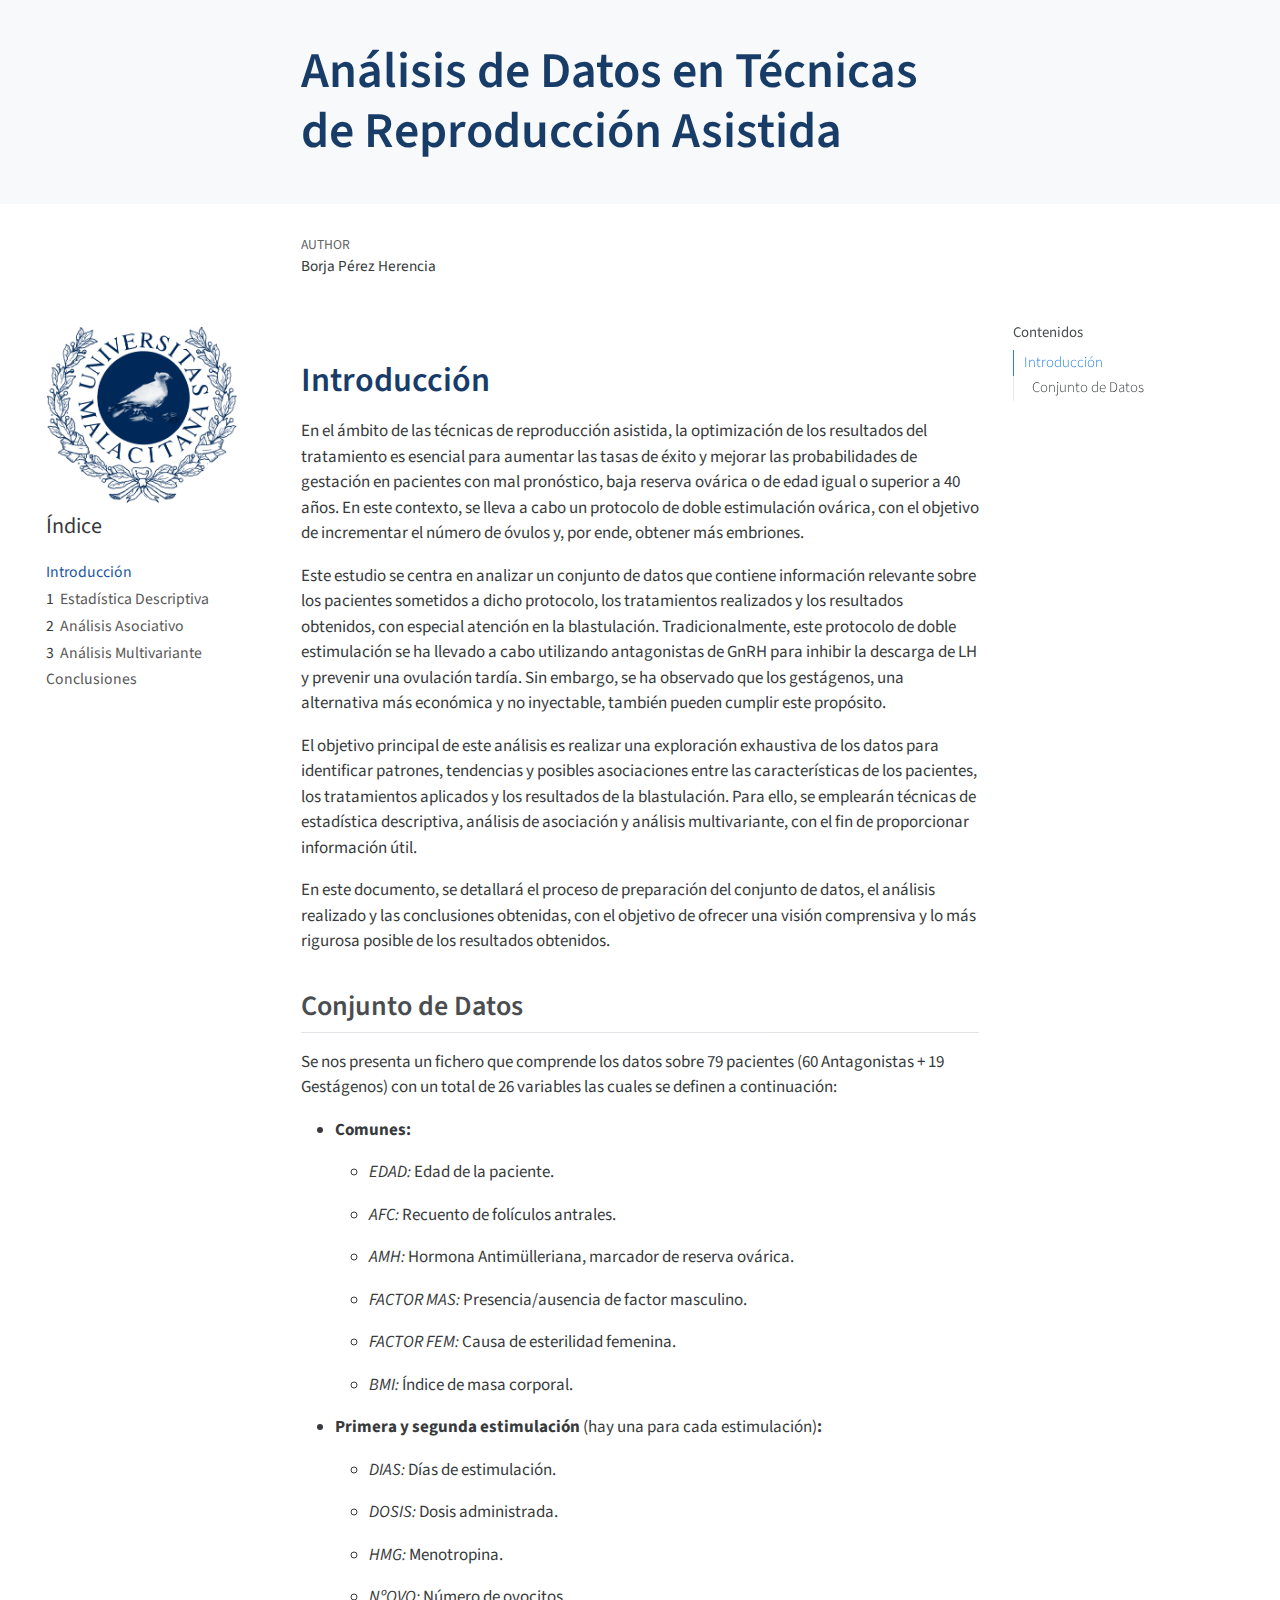
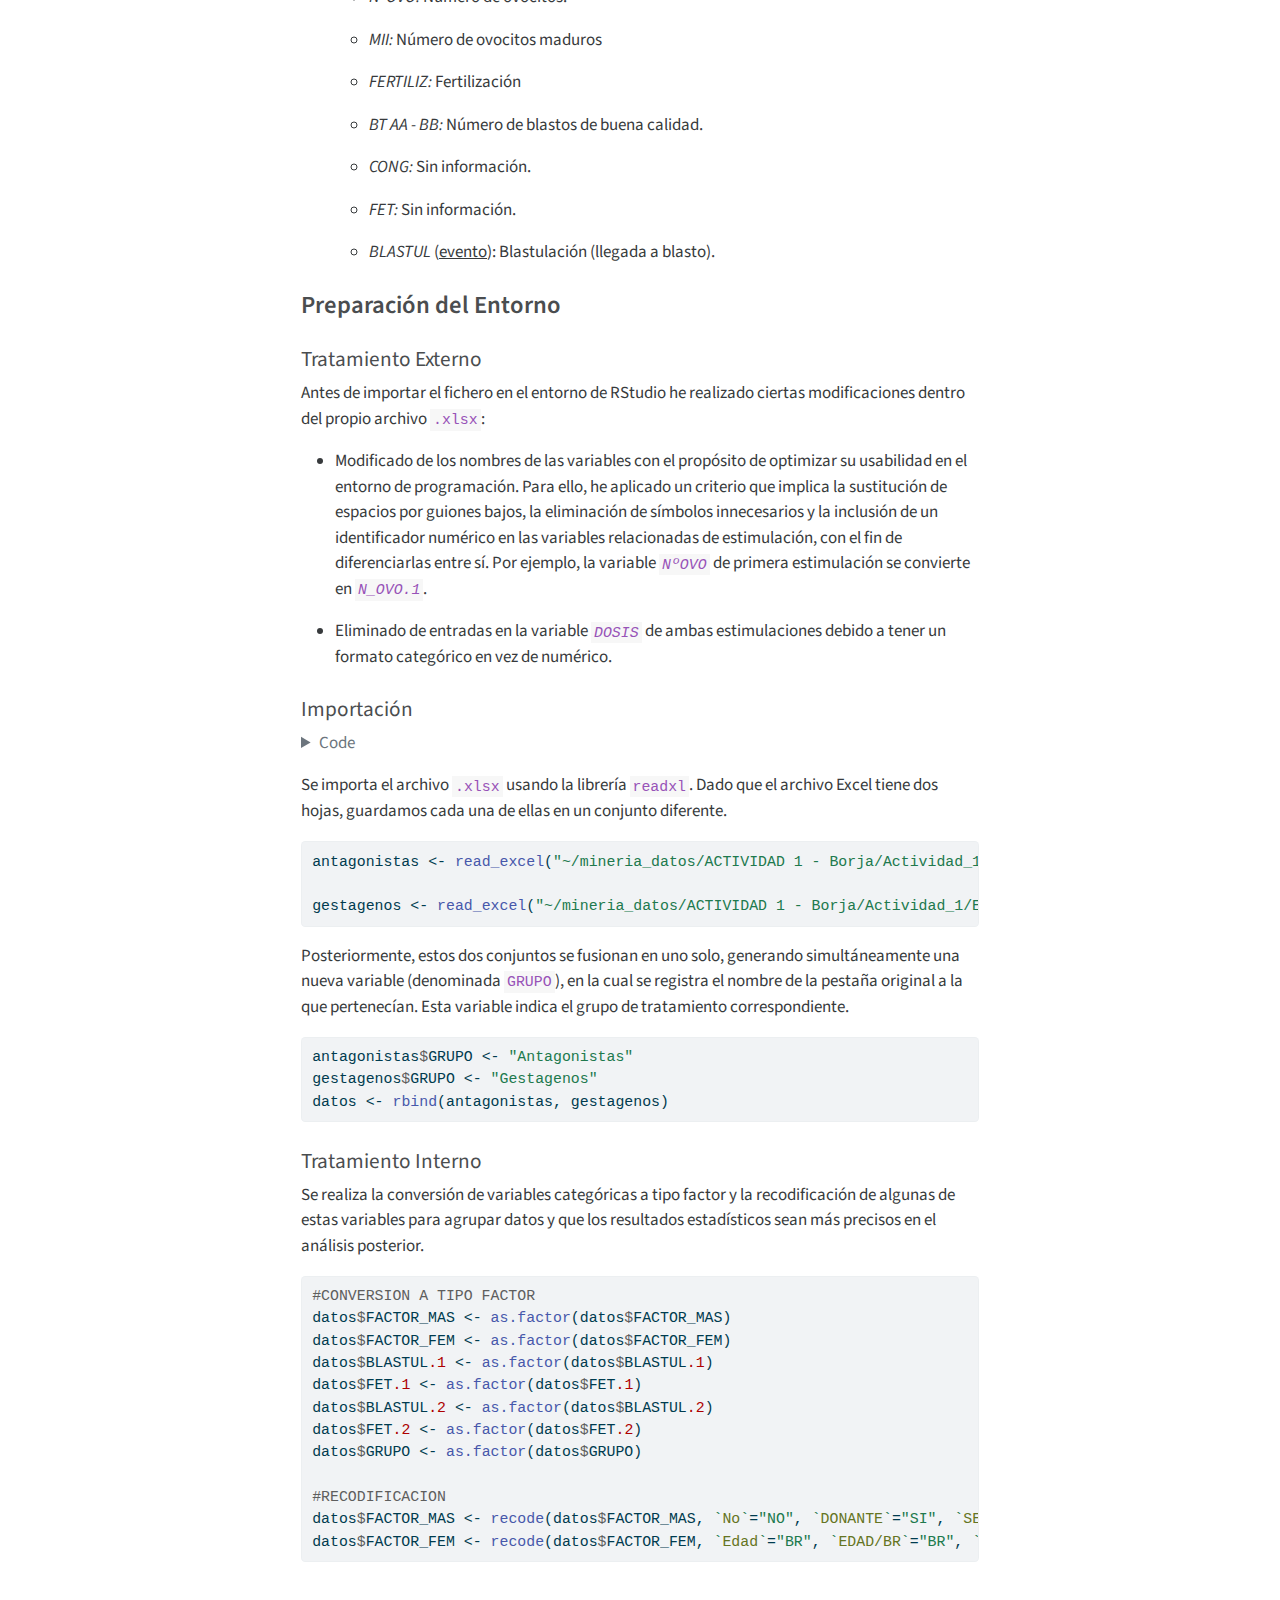
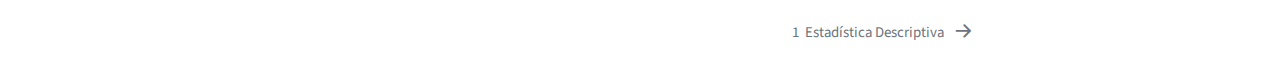
<file: index.html>
<!DOCTYPE html>
<html xmlns="http://www.w3.org/1999/xhtml" lang="en" xml:lang="en"><head>

<meta charset="utf-8">
<meta name="generator" content="quarto-1.3.450">

<meta name="viewport" content="width=device-width, initial-scale=1.0, user-scalable=yes">

<meta name="author" content="Borja Pérez Herencia">

<title>Análisis de Datos en Técnicas de Reproducción Asistida</title>
<style>
code{white-space: pre-wrap;}
span.smallcaps{font-variant: small-caps;}
div.columns{display: flex; gap: min(4vw, 1.5em);}
div.column{flex: auto; overflow-x: auto;}
div.hanging-indent{margin-left: 1.5em; text-indent: -1.5em;}
ul.task-list{list-style: none;}
ul.task-list li input[type="checkbox"] {
  width: 0.8em;
  margin: 0 0.8em 0.2em -1em; /* quarto-specific, see https://github.com/quarto-dev/quarto-cli/issues/4556 */ 
  vertical-align: middle;
}
/* CSS for syntax highlighting */
pre > code.sourceCode { white-space: pre; position: relative; }
pre > code.sourceCode > span { display: inline-block; line-height: 1.25; }
pre > code.sourceCode > span:empty { height: 1.2em; }
.sourceCode { overflow: visible; }
code.sourceCode > span { color: inherit; text-decoration: inherit; }
div.sourceCode { margin: 1em 0; }
pre.sourceCode { margin: 0; }
@media screen {
div.sourceCode { overflow: auto; }
}
@media print {
pre > code.sourceCode { white-space: pre-wrap; }
pre > code.sourceCode > span { text-indent: -5em; padding-left: 5em; }
}
pre.numberSource code
  { counter-reset: source-line 0; }
pre.numberSource code > span
  { position: relative; left: -4em; counter-increment: source-line; }
pre.numberSource code > span > a:first-child::before
  { content: counter(source-line);
    position: relative; left: -1em; text-align: right; vertical-align: baseline;
    border: none; display: inline-block;
    -webkit-touch-callout: none; -webkit-user-select: none;
    -khtml-user-select: none; -moz-user-select: none;
    -ms-user-select: none; user-select: none;
    padding: 0 4px; width: 4em;
  }
pre.numberSource { margin-left: 3em;  padding-left: 4px; }
div.sourceCode
  {   }
@media screen {
pre > code.sourceCode > span > a:first-child::before { text-decoration: underline; }
}
</style>


<script src="site_libs/quarto-nav/quarto-nav.js"></script>
<script src="site_libs/quarto-nav/headroom.min.js"></script>
<script src="site_libs/clipboard/clipboard.min.js"></script>
<script src="site_libs/quarto-search/autocomplete.umd.js"></script>
<script src="site_libs/quarto-search/fuse.min.js"></script>
<script src="site_libs/quarto-search/quarto-search.js"></script>
<meta name="quarto:offset" content="./">
<link href="./est_descriptiva.html" rel="next">
<link href="./umalogo.png" rel="icon" type="image/png">
<script src="site_libs/quarto-html/quarto.js"></script>
<script src="site_libs/quarto-html/popper.min.js"></script>
<script src="site_libs/quarto-html/tippy.umd.min.js"></script>
<script src="site_libs/quarto-html/anchor.min.js"></script>
<link href="site_libs/quarto-html/tippy.css" rel="stylesheet">
<link href="site_libs/quarto-html/quarto-syntax-highlighting.css" rel="stylesheet" id="quarto-text-highlighting-styles">
<script src="site_libs/bootstrap/bootstrap.min.js"></script>
<link href="site_libs/bootstrap/bootstrap-icons.css" rel="stylesheet">
<link href="site_libs/bootstrap/bootstrap.min.css" rel="stylesheet" id="quarto-bootstrap" data-mode="light">
<script id="quarto-search-options" type="application/json">{
  "location": "sidebar",
  "copy-button": false,
  "collapse-after": 3,
  "panel-placement": "start",
  "type": "textbox",
  "limit": 20,
  "language": {
    "search-no-results-text": "No results",
    "search-matching-documents-text": "matching documents",
    "search-copy-link-title": "Copy link to search",
    "search-hide-matches-text": "Hide additional matches",
    "search-more-match-text": "more match in this document",
    "search-more-matches-text": "more matches in this document",
    "search-clear-button-title": "Clear",
    "search-detached-cancel-button-title": "Cancel",
    "search-submit-button-title": "Submit",
    "search-label": "Search"
  }
}</script>


<link rel="stylesheet" href="custom.css">
</head>

<body class="nav-sidebar floating">

<div id="quarto-search-results"></div>
  <header id="quarto-header" class="headroom fixed-top">
  <nav class="quarto-secondary-nav">
    <div class="container-fluid d-flex">
      <button type="button" class="quarto-btn-toggle btn" data-bs-toggle="collapse" data-bs-target="#quarto-sidebar,#quarto-sidebar-glass" aria-controls="quarto-sidebar" aria-expanded="false" aria-label="Toggle sidebar navigation" onclick="if (window.quartoToggleHeadroom) { window.quartoToggleHeadroom(); }">
        <i class="bi bi-layout-text-sidebar-reverse"></i>
      </button>
      <nav class="quarto-page-breadcrumbs" aria-label="breadcrumb"><ol class="breadcrumb"><li class="breadcrumb-item"><a href="./index.html">Introducción</a></li></ol></nav>
      <a class="flex-grow-1" role="button" data-bs-toggle="collapse" data-bs-target="#quarto-sidebar,#quarto-sidebar-glass" aria-controls="quarto-sidebar" aria-expanded="false" aria-label="Toggle sidebar navigation" onclick="if (window.quartoToggleHeadroom) { window.quartoToggleHeadroom(); }">      
      </a>
    </div>
  </nav>
</header>
<!-- content -->
<header id="title-block-header" class="quarto-title-block default page-columns page-full">
  <div class="quarto-title-banner page-columns page-full">
    <div class="quarto-title column-body">
      <h1 class="title">Análisis de Datos en Técnicas de Reproducción Asistida</h1>
                      </div>
  </div>
    
  
  <div class="quarto-title-meta">

      <div>
      <div class="quarto-title-meta-heading">Author</div>
      <div class="quarto-title-meta-contents">
               <p>Borja Pérez Herencia </p>
            </div>
    </div>
      
    
      
    </div>
    
  
  </header><div id="quarto-content" class="quarto-container page-columns page-rows-contents page-layout-article">
<!-- sidebar -->
  <nav id="quarto-sidebar" class="sidebar collapse collapse-horizontal sidebar-navigation floating overflow-auto">
    <div class="pt-lg-2 mt-2 text-left sidebar-header sidebar-header-stacked">
      <a href="./index.html" class="sidebar-logo-link">
      <img src="./umalogo.png" alt="" class="sidebar-logo py-0 d-lg-inline d-none">
      </a>
    <div class="sidebar-title mb-0 py-0">
      <a href="./">Índice</a> 
    </div>
      </div>
    <div class="sidebar-menu-container"> 
    <ul class="list-unstyled mt-1">
        <li class="sidebar-item">
  <div class="sidebar-item-container"> 
  <a href="./index.html" class="sidebar-item-text sidebar-link active">
 <span class="menu-text">Introducción</span></a>
  </div>
</li>
        <li class="sidebar-item">
  <div class="sidebar-item-container"> 
  <a href="./est_descriptiva.html" class="sidebar-item-text sidebar-link">
 <span class="menu-text"><span class="chapter-number">1</span>&nbsp; <span class="chapter-title">Estadística Descriptiva</span></span></a>
  </div>
</li>
        <li class="sidebar-item">
  <div class="sidebar-item-container"> 
  <a href="./analisis_asoc.html" class="sidebar-item-text sidebar-link">
 <span class="menu-text"><span class="chapter-number">2</span>&nbsp; <span class="chapter-title">Análisis Asociativo</span></span></a>
  </div>
</li>
        <li class="sidebar-item">
  <div class="sidebar-item-container"> 
  <a href="./analisis_multi.html" class="sidebar-item-text sidebar-link">
 <span class="menu-text"><span class="chapter-number">3</span>&nbsp; <span class="chapter-title">Análisis Multivariante</span></span></a>
  </div>
</li>
        <li class="sidebar-item">
  <div class="sidebar-item-container"> 
  <a href="./conclusiones.html" class="sidebar-item-text sidebar-link">
 <span class="menu-text">Conclusiones</span></a>
  </div>
</li>
    </ul>
    </div>
</nav>
<div id="quarto-sidebar-glass" data-bs-toggle="collapse" data-bs-target="#quarto-sidebar,#quarto-sidebar-glass"></div>
<!-- margin-sidebar -->
    <div id="quarto-margin-sidebar" class="sidebar margin-sidebar">
        <nav id="TOC" role="doc-toc" class="toc-active">
    <h2 id="toc-title">Contenidos</h2>
   
  <ul>
  <li><a href="#introducción" id="toc-introducción" class="nav-link active" data-scroll-target="#introducción">Introducción</a>
  <ul>
  <li><a href="#conjunto-de-datos" id="toc-conjunto-de-datos" class="nav-link" data-scroll-target="#conjunto-de-datos">Conjunto de Datos</a>
  <ul class="collapse">
  <li><a href="#preparación-del-entorno" id="toc-preparación-del-entorno" class="nav-link" data-scroll-target="#preparación-del-entorno">Preparación del Entorno</a>
  <ul class="collapse">
  <li><a href="#tratamiento-externo" id="toc-tratamiento-externo" class="nav-link" data-scroll-target="#tratamiento-externo">Tratamiento Externo</a></li>
  <li><a href="#importación" id="toc-importación" class="nav-link" data-scroll-target="#importación">Importación</a></li>
  <li><a href="#tratamiento-interno" id="toc-tratamiento-interno" class="nav-link" data-scroll-target="#tratamiento-interno">Tratamiento Interno</a></li>
  </ul></li>
  </ul></li>
  </ul></li>
  </ul>
</nav>
    </div>
<!-- main -->
<main class="content quarto-banner-title-block" id="quarto-document-content">




<div class="cell">
<style type="text/css">
.title {
  font-size: 50px;
  color: #002859;
}
</style>
</div>
<section id="introducción" class="level1 unnumbered">
<h1 class="unnumbered">Introducción</h1>
<p>En el ámbito de las técnicas de reproducción asistida, la optimización de los resultados del tratamiento es esencial para aumentar las tasas de éxito y mejorar las probabilidades de gestación en pacientes con mal pronóstico, baja reserva ovárica o de edad igual o superior a 40 años. En este contexto, se lleva a cabo un protocolo de doble estimulación ovárica, con el objetivo de incrementar el número de óvulos y, por ende, obtener más embriones.</p>
<p>Este estudio se centra en analizar un conjunto de datos que contiene información relevante sobre los pacientes sometidos a dicho protocolo, los tratamientos realizados y los resultados obtenidos, con especial atención en la blastulación. Tradicionalmente, este protocolo de doble estimulación se ha llevado a cabo utilizando antagonistas de GnRH para inhibir la descarga de LH y prevenir una ovulación tardía. Sin embargo, se ha observado que los gestágenos, una alternativa más económica y no inyectable, también pueden cumplir este propósito.</p>
<p>El objetivo principal de este análisis es realizar una exploración exhaustiva de los datos para identificar patrones, tendencias y posibles asociaciones entre las características de los pacientes, los tratamientos aplicados y los resultados de la blastulación. Para ello, se emplearán técnicas de estadística descriptiva, análisis de asociación y análisis multivariante, con el fin de proporcionar información útil.</p>
<p>En este documento, se detallará el proceso de preparación del conjunto de datos, el análisis realizado y las conclusiones obtenidas, con el objetivo de ofrecer una visión comprensiva y lo más rigurosa posible de los resultados obtenidos.</p>
<section id="conjunto-de-datos" class="level2">
<h2 class="anchored" data-anchor-id="conjunto-de-datos">Conjunto de Datos</h2>
<p>Se nos presenta un fichero que comprende los datos sobre 79 pacientes (60 Antagonistas + 19 Gestágenos) con un total de 26 variables las cuales se definen a continuación:</p>
<ul>
<li><p><strong>Comunes:</strong></p>
<ul>
<li><p><em>EDAD:</em> Edad de la paciente.</p></li>
<li><p><em>AFC:</em> Recuento de folículos antrales.</p></li>
<li><p><em>AMH:</em> Hormona Antimülleriana, marcador de reserva ovárica.</p></li>
<li><p><em>FACTOR MAS:</em> Presencia/ausencia de factor masculino.</p></li>
<li><p><em>FACTOR FEM:</em> Causa de esterilidad femenina.</p></li>
<li><p><em>BMI:</em> Índice de masa corporal.</p></li>
</ul></li>
</ul>
<!-- -->
<ul>
<li><p><strong>Primera y segunda estimulación</strong> (hay una para cada estimulación)<strong>:</strong></p>
<ul>
<li><p><em>DIAS:</em> Días de estimulación.</p></li>
<li><p><em>DOSIS:</em> Dosis administrada.</p></li>
<li><p><em>HMG:</em> Menotropina.</p></li>
<li><p><em>NºOVO:</em> Número de ovocitos.</p></li>
<li><p><em>MII:</em> Número de ovocitos maduros</p></li>
<li><p><em>FERTILIZ:</em> Fertilización</p></li>
<li><p><em>BT AA - BB:</em> Número de blastos de buena calidad.</p></li>
<li><p><em>CONG:</em> Sin información.</p></li>
<li><p><em>FET:</em> Sin información.</p></li>
<li><p><em>BLASTUL</em> (<u>evento</u>): Blastulación (llegada a blasto).</p></li>
</ul></li>
</ul>
<section id="preparación-del-entorno" class="level3">
<h3 class="anchored" data-anchor-id="preparación-del-entorno">Preparación del Entorno</h3>
<section id="tratamiento-externo" class="level4">
<h4 class="anchored" data-anchor-id="tratamiento-externo">Tratamiento Externo</h4>
<p>Antes de importar el fichero en el entorno de RStudio he realizado ciertas modificaciones dentro del propio archivo <code>.xlsx</code>:</p>
<ul>
<li><p>Modificado de los nombres de las variables con el propósito de optimizar su usabilidad en el entorno de programación. Para ello, he aplicado un criterio que implica la sustitución de espacios por guiones bajos, la eliminación de símbolos innecesarios y la inclusión de un identificador numérico en las variables relacionadas de estimulación, con el fin de diferenciarlas entre sí. Por ejemplo, la variable <em><code>NºOVO</code></em> de primera estimulación se convierte en <em><code>N_OVO.1</code></em>.</p></li>
<li><p>Eliminado de entradas en la variable <em><code>DOSIS</code></em> de ambas estimulaciones debido a tener un formato categórico en vez de numérico.</p></li>
</ul>
</section>
<section id="importación" class="level4">
<h4 class="anchored" data-anchor-id="importación">Importación</h4>
<div class="cell">
<details>
<summary>Code</summary>
<div class="sourceCode cell-code" id="cb1"><pre class="sourceCode r code-with-copy"><code class="sourceCode r"><span id="cb1-1"><a href="#cb1-1" aria-hidden="true" tabindex="-1"></a><span class="fu">library</span>(<span class="st">"readxl"</span>)</span>
<span id="cb1-2"><a href="#cb1-2" aria-hidden="true" tabindex="-1"></a><span class="fu">library</span>(<span class="st">"dplyr"</span>)</span>
<span id="cb1-3"><a href="#cb1-3" aria-hidden="true" tabindex="-1"></a><span class="fu">library</span>(<span class="st">"MASS"</span>)</span>
<span id="cb1-4"><a href="#cb1-4" aria-hidden="true" tabindex="-1"></a><span class="fu">library</span>(<span class="st">"plotly"</span>)</span>
<span id="cb1-5"><a href="#cb1-5" aria-hidden="true" tabindex="-1"></a><span class="fu">library</span>(<span class="st">"zoo"</span>)</span></code><button title="Copy to Clipboard" class="code-copy-button"><i class="bi"></i></button></pre></div>
</details>
</div>
<p>Se importa el archivo <code>.xlsx</code> usando la librería <code>readxl</code>. Dado que el archivo Excel tiene dos hojas, guardamos cada una de ellas en un conjunto diferente.</p>
<div class="cell">
<div class="sourceCode cell-code" id="cb2"><pre class="sourceCode r code-with-copy"><code class="sourceCode r"><span id="cb2-1"><a href="#cb2-1" aria-hidden="true" tabindex="-1"></a>antagonistas <span class="ot">&lt;-</span> <span class="fu">read_excel</span>(<span class="st">"~/mineria_datos/ACTIVIDAD 1 - Borja/Actividad_1/ESTUDIO_Fert_MD.xlsx"</span>, <span class="at">sheet =</span> <span class="st">"ANTAGONISTAS"</span>)</span>
<span id="cb2-2"><a href="#cb2-2" aria-hidden="true" tabindex="-1"></a></span>
<span id="cb2-3"><a href="#cb2-3" aria-hidden="true" tabindex="-1"></a>gestagenos <span class="ot">&lt;-</span> <span class="fu">read_excel</span>(<span class="st">"~/mineria_datos/ACTIVIDAD 1 - Borja/Actividad_1/ESTUDIO_Fert_MD.xlsx"</span>, <span class="at">sheet =</span> <span class="st">"GESTAGENOS"</span>)</span></code><button title="Copy to Clipboard" class="code-copy-button"><i class="bi"></i></button></pre></div>
</div>
<p>Posteriormente, estos dos conjuntos se fusionan en uno solo, generando simultáneamente una nueva variable (denominada <code>GRUPO</code>), en la cual se registra el nombre de la pestaña original a la que pertenecían. Esta variable indica el grupo de tratamiento correspondiente.</p>
<div class="cell">
<div class="sourceCode cell-code" id="cb3"><pre class="sourceCode r code-with-copy"><code class="sourceCode r"><span id="cb3-1"><a href="#cb3-1" aria-hidden="true" tabindex="-1"></a>antagonistas<span class="sc">$</span>GRUPO <span class="ot">&lt;-</span> <span class="st">"Antagonistas"</span></span>
<span id="cb3-2"><a href="#cb3-2" aria-hidden="true" tabindex="-1"></a>gestagenos<span class="sc">$</span>GRUPO <span class="ot">&lt;-</span> <span class="st">"Gestagenos"</span></span>
<span id="cb3-3"><a href="#cb3-3" aria-hidden="true" tabindex="-1"></a>datos <span class="ot">&lt;-</span> <span class="fu">rbind</span>(antagonistas, gestagenos)</span></code><button title="Copy to Clipboard" class="code-copy-button"><i class="bi"></i></button></pre></div>
</div>
</section>
<section id="tratamiento-interno" class="level4">
<h4 class="anchored" data-anchor-id="tratamiento-interno">Tratamiento Interno</h4>
<p>Se realiza la conversión de variables categóricas a tipo factor y la recodificación de algunas de estas variables para agrupar datos y que los resultados estadísticos sean más precisos en el análisis posterior.</p>
<div class="cell">
<div class="sourceCode cell-code" id="cb4"><pre class="sourceCode r code-with-copy"><code class="sourceCode r"><span id="cb4-1"><a href="#cb4-1" aria-hidden="true" tabindex="-1"></a><span class="co">#CONVERSION A TIPO FACTOR</span></span>
<span id="cb4-2"><a href="#cb4-2" aria-hidden="true" tabindex="-1"></a>datos<span class="sc">$</span>FACTOR_MAS <span class="ot">&lt;-</span> <span class="fu">as.factor</span>(datos<span class="sc">$</span>FACTOR_MAS)</span>
<span id="cb4-3"><a href="#cb4-3" aria-hidden="true" tabindex="-1"></a>datos<span class="sc">$</span>FACTOR_FEM <span class="ot">&lt;-</span> <span class="fu">as.factor</span>(datos<span class="sc">$</span>FACTOR_FEM)</span>
<span id="cb4-4"><a href="#cb4-4" aria-hidden="true" tabindex="-1"></a>datos<span class="sc">$</span>BLASTUL<span class="fl">.1</span> <span class="ot">&lt;-</span> <span class="fu">as.factor</span>(datos<span class="sc">$</span>BLASTUL<span class="fl">.1</span>)</span>
<span id="cb4-5"><a href="#cb4-5" aria-hidden="true" tabindex="-1"></a>datos<span class="sc">$</span>FET<span class="fl">.1</span> <span class="ot">&lt;-</span> <span class="fu">as.factor</span>(datos<span class="sc">$</span>FET<span class="fl">.1</span>)</span>
<span id="cb4-6"><a href="#cb4-6" aria-hidden="true" tabindex="-1"></a>datos<span class="sc">$</span>BLASTUL<span class="fl">.2</span> <span class="ot">&lt;-</span> <span class="fu">as.factor</span>(datos<span class="sc">$</span>BLASTUL<span class="fl">.2</span>)</span>
<span id="cb4-7"><a href="#cb4-7" aria-hidden="true" tabindex="-1"></a>datos<span class="sc">$</span>FET<span class="fl">.2</span> <span class="ot">&lt;-</span> <span class="fu">as.factor</span>(datos<span class="sc">$</span>FET<span class="fl">.2</span>)</span>
<span id="cb4-8"><a href="#cb4-8" aria-hidden="true" tabindex="-1"></a>datos<span class="sc">$</span>GRUPO <span class="ot">&lt;-</span> <span class="fu">as.factor</span>(datos<span class="sc">$</span>GRUPO)</span>
<span id="cb4-9"><a href="#cb4-9" aria-hidden="true" tabindex="-1"></a></span>
<span id="cb4-10"><a href="#cb4-10" aria-hidden="true" tabindex="-1"></a><span class="co">#RECODIFICACION</span></span>
<span id="cb4-11"><a href="#cb4-11" aria-hidden="true" tabindex="-1"></a>datos<span class="sc">$</span>FACTOR_MAS <span class="ot">&lt;-</span> <span class="fu">recode</span>(datos<span class="sc">$</span>FACTOR_MAS, <span class="st">`</span><span class="at">No</span><span class="st">`</span><span class="ot">=</span><span class="st">"NO"</span>, <span class="st">`</span><span class="at">DONANTE</span><span class="st">`</span><span class="ot">=</span><span class="st">"SI"</span>, <span class="st">`</span><span class="at">SEVERO</span><span class="st">`</span><span class="ot">=</span><span class="st">"SI"</span>, <span class="st">`</span><span class="at">SI Fragment</span><span class="st">`</span><span class="ot">=</span><span class="st">"SI"</span>, <span class="st">`</span><span class="at">SI LEVE</span><span class="st">`</span><span class="ot">=</span><span class="st">"SI"</span> )</span>
<span id="cb4-12"><a href="#cb4-12" aria-hidden="true" tabindex="-1"></a>datos<span class="sc">$</span>FACTOR_FEM <span class="ot">&lt;-</span> <span class="fu">recode</span>(datos<span class="sc">$</span>FACTOR_FEM, <span class="st">`</span><span class="at">Edad</span><span class="st">`</span><span class="ot">=</span><span class="st">"BR"</span>, <span class="st">`</span><span class="at">EDAD/BR</span><span class="st">`</span><span class="ot">=</span><span class="st">"BR"</span>, <span class="st">`</span><span class="at">BR</span><span class="st">`</span><span class="ot">=</span><span class="st">"BR"</span>, <span class="st">`</span><span class="at">EDAD</span><span class="st">`</span><span class="ot">=</span><span class="st">"BR"</span>, <span class="st">`</span><span class="at">BR/EDAD</span><span class="st">`</span> <span class="ot">=</span> <span class="st">"BR"</span>, <span class="at">.default =</span> <span class="st">"ENDO"</span> )</span></code><button title="Copy to Clipboard" class="code-copy-button"><i class="bi"></i></button></pre></div>
</div>


</section>
</section>
</section>
</section>

</main> <!-- /main -->
<script id="quarto-html-after-body" type="application/javascript">
window.document.addEventListener("DOMContentLoaded", function (event) {
  const toggleBodyColorMode = (bsSheetEl) => {
    const mode = bsSheetEl.getAttribute("data-mode");
    const bodyEl = window.document.querySelector("body");
    if (mode === "dark") {
      bodyEl.classList.add("quarto-dark");
      bodyEl.classList.remove("quarto-light");
    } else {
      bodyEl.classList.add("quarto-light");
      bodyEl.classList.remove("quarto-dark");
    }
  }
  const toggleBodyColorPrimary = () => {
    const bsSheetEl = window.document.querySelector("link#quarto-bootstrap");
    if (bsSheetEl) {
      toggleBodyColorMode(bsSheetEl);
    }
  }
  toggleBodyColorPrimary();  
  const icon = "";
  const anchorJS = new window.AnchorJS();
  anchorJS.options = {
    placement: 'right',
    icon: icon
  };
  anchorJS.add('.anchored');
  const isCodeAnnotation = (el) => {
    for (const clz of el.classList) {
      if (clz.startsWith('code-annotation-')) {                     
        return true;
      }
    }
    return false;
  }
  const clipboard = new window.ClipboardJS('.code-copy-button', {
    text: function(trigger) {
      const codeEl = trigger.previousElementSibling.cloneNode(true);
      for (const childEl of codeEl.children) {
        if (isCodeAnnotation(childEl)) {
          childEl.remove();
        }
      }
      return codeEl.innerText;
    }
  });
  clipboard.on('success', function(e) {
    // button target
    const button = e.trigger;
    // don't keep focus
    button.blur();
    // flash "checked"
    button.classList.add('code-copy-button-checked');
    var currentTitle = button.getAttribute("title");
    button.setAttribute("title", "Copied!");
    let tooltip;
    if (window.bootstrap) {
      button.setAttribute("data-bs-toggle", "tooltip");
      button.setAttribute("data-bs-placement", "left");
      button.setAttribute("data-bs-title", "Copied!");
      tooltip = new bootstrap.Tooltip(button, 
        { trigger: "manual", 
          customClass: "code-copy-button-tooltip",
          offset: [0, -8]});
      tooltip.show();    
    }
    setTimeout(function() {
      if (tooltip) {
        tooltip.hide();
        button.removeAttribute("data-bs-title");
        button.removeAttribute("data-bs-toggle");
        button.removeAttribute("data-bs-placement");
      }
      button.setAttribute("title", currentTitle);
      button.classList.remove('code-copy-button-checked');
    }, 1000);
    // clear code selection
    e.clearSelection();
  });
  function tippyHover(el, contentFn) {
    const config = {
      allowHTML: true,
      content: contentFn,
      maxWidth: 500,
      delay: 100,
      arrow: false,
      appendTo: function(el) {
          return el.parentElement;
      },
      interactive: true,
      interactiveBorder: 10,
      theme: 'quarto',
      placement: 'bottom-start'
    };
    window.tippy(el, config); 
  }
  const noterefs = window.document.querySelectorAll('a[role="doc-noteref"]');
  for (var i=0; i<noterefs.length; i++) {
    const ref = noterefs[i];
    tippyHover(ref, function() {
      // use id or data attribute instead here
      let href = ref.getAttribute('data-footnote-href') || ref.getAttribute('href');
      try { href = new URL(href).hash; } catch {}
      const id = href.replace(/^#\/?/, "");
      const note = window.document.getElementById(id);
      return note.innerHTML;
    });
  }
      let selectedAnnoteEl;
      const selectorForAnnotation = ( cell, annotation) => {
        let cellAttr = 'data-code-cell="' + cell + '"';
        let lineAttr = 'data-code-annotation="' +  annotation + '"';
        const selector = 'span[' + cellAttr + '][' + lineAttr + ']';
        return selector;
      }
      const selectCodeLines = (annoteEl) => {
        const doc = window.document;
        const targetCell = annoteEl.getAttribute("data-target-cell");
        const targetAnnotation = annoteEl.getAttribute("data-target-annotation");
        const annoteSpan = window.document.querySelector(selectorForAnnotation(targetCell, targetAnnotation));
        const lines = annoteSpan.getAttribute("data-code-lines").split(",");
        const lineIds = lines.map((line) => {
          return targetCell + "-" + line;
        })
        let top = null;
        let height = null;
        let parent = null;
        if (lineIds.length > 0) {
            //compute the position of the single el (top and bottom and make a div)
            const el = window.document.getElementById(lineIds[0]);
            top = el.offsetTop;
            height = el.offsetHeight;
            parent = el.parentElement.parentElement;
          if (lineIds.length > 1) {
            const lastEl = window.document.getElementById(lineIds[lineIds.length - 1]);
            const bottom = lastEl.offsetTop + lastEl.offsetHeight;
            height = bottom - top;
          }
          if (top !== null && height !== null && parent !== null) {
            // cook up a div (if necessary) and position it 
            let div = window.document.getElementById("code-annotation-line-highlight");
            if (div === null) {
              div = window.document.createElement("div");
              div.setAttribute("id", "code-annotation-line-highlight");
              div.style.position = 'absolute';
              parent.appendChild(div);
            }
            div.style.top = top - 2 + "px";
            div.style.height = height + 4 + "px";
            let gutterDiv = window.document.getElementById("code-annotation-line-highlight-gutter");
            if (gutterDiv === null) {
              gutterDiv = window.document.createElement("div");
              gutterDiv.setAttribute("id", "code-annotation-line-highlight-gutter");
              gutterDiv.style.position = 'absolute';
              const codeCell = window.document.getElementById(targetCell);
              const gutter = codeCell.querySelector('.code-annotation-gutter');
              gutter.appendChild(gutterDiv);
            }
            gutterDiv.style.top = top - 2 + "px";
            gutterDiv.style.height = height + 4 + "px";
          }
          selectedAnnoteEl = annoteEl;
        }
      };
      const unselectCodeLines = () => {
        const elementsIds = ["code-annotation-line-highlight", "code-annotation-line-highlight-gutter"];
        elementsIds.forEach((elId) => {
          const div = window.document.getElementById(elId);
          if (div) {
            div.remove();
          }
        });
        selectedAnnoteEl = undefined;
      };
      // Attach click handler to the DT
      const annoteDls = window.document.querySelectorAll('dt[data-target-cell]');
      for (const annoteDlNode of annoteDls) {
        annoteDlNode.addEventListener('click', (event) => {
          const clickedEl = event.target;
          if (clickedEl !== selectedAnnoteEl) {
            unselectCodeLines();
            const activeEl = window.document.querySelector('dt[data-target-cell].code-annotation-active');
            if (activeEl) {
              activeEl.classList.remove('code-annotation-active');
            }
            selectCodeLines(clickedEl);
            clickedEl.classList.add('code-annotation-active');
          } else {
            // Unselect the line
            unselectCodeLines();
            clickedEl.classList.remove('code-annotation-active');
          }
        });
      }
  const findCites = (el) => {
    const parentEl = el.parentElement;
    if (parentEl) {
      const cites = parentEl.dataset.cites;
      if (cites) {
        return {
          el,
          cites: cites.split(' ')
        };
      } else {
        return findCites(el.parentElement)
      }
    } else {
      return undefined;
    }
  };
  var bibliorefs = window.document.querySelectorAll('a[role="doc-biblioref"]');
  for (var i=0; i<bibliorefs.length; i++) {
    const ref = bibliorefs[i];
    const citeInfo = findCites(ref);
    if (citeInfo) {
      tippyHover(citeInfo.el, function() {
        var popup = window.document.createElement('div');
        citeInfo.cites.forEach(function(cite) {
          var citeDiv = window.document.createElement('div');
          citeDiv.classList.add('hanging-indent');
          citeDiv.classList.add('csl-entry');
          var biblioDiv = window.document.getElementById('ref-' + cite);
          if (biblioDiv) {
            citeDiv.innerHTML = biblioDiv.innerHTML;
          }
          popup.appendChild(citeDiv);
        });
        return popup.innerHTML;
      });
    }
  }
});
</script>
<nav class="page-navigation">
  <div class="nav-page nav-page-previous">
  </div>
  <div class="nav-page nav-page-next">
      <a href="./est_descriptiva.html" class="pagination-link">
        <span class="nav-page-text"><span class="chapter-number">1</span>&nbsp; <span class="chapter-title">Estadística Descriptiva</span></span> <i class="bi bi-arrow-right-short"></i>
      </a>
  </div>
</nav>
</div> <!-- /content -->



</body></html>
</file>
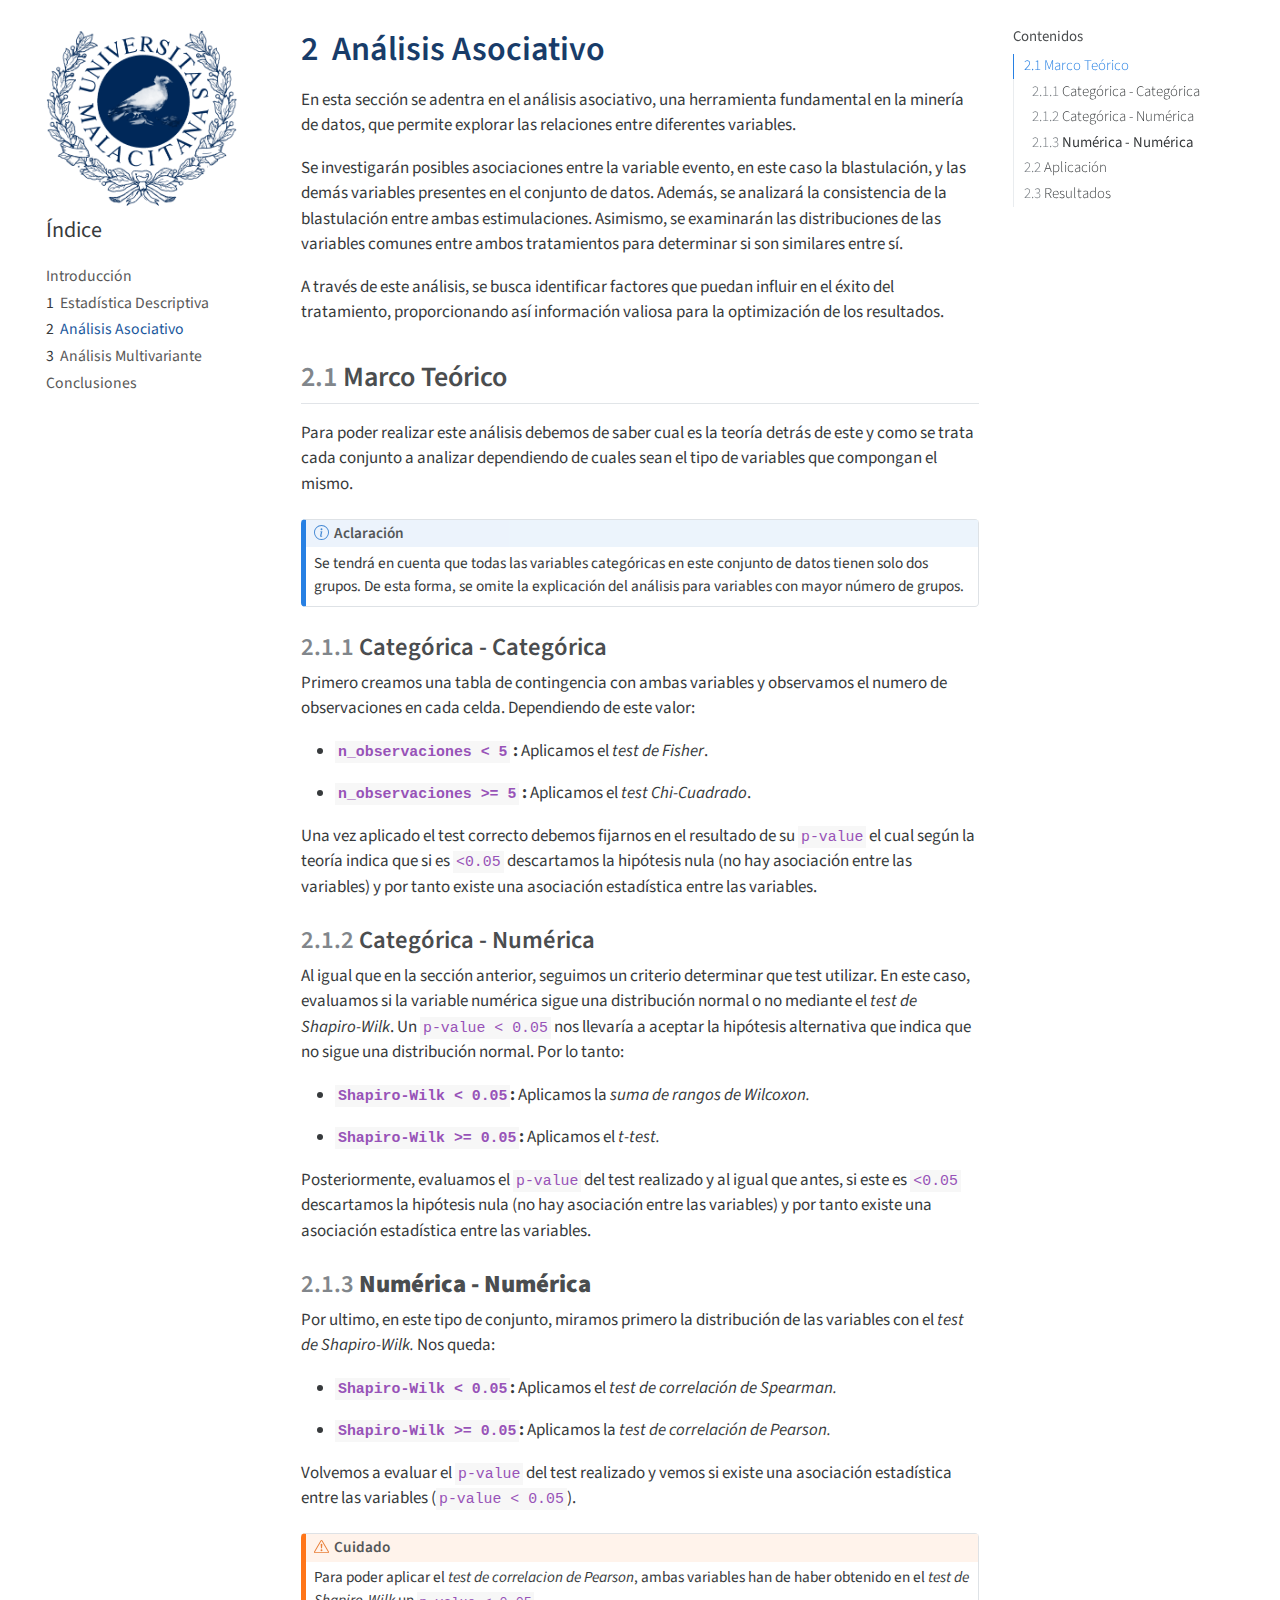
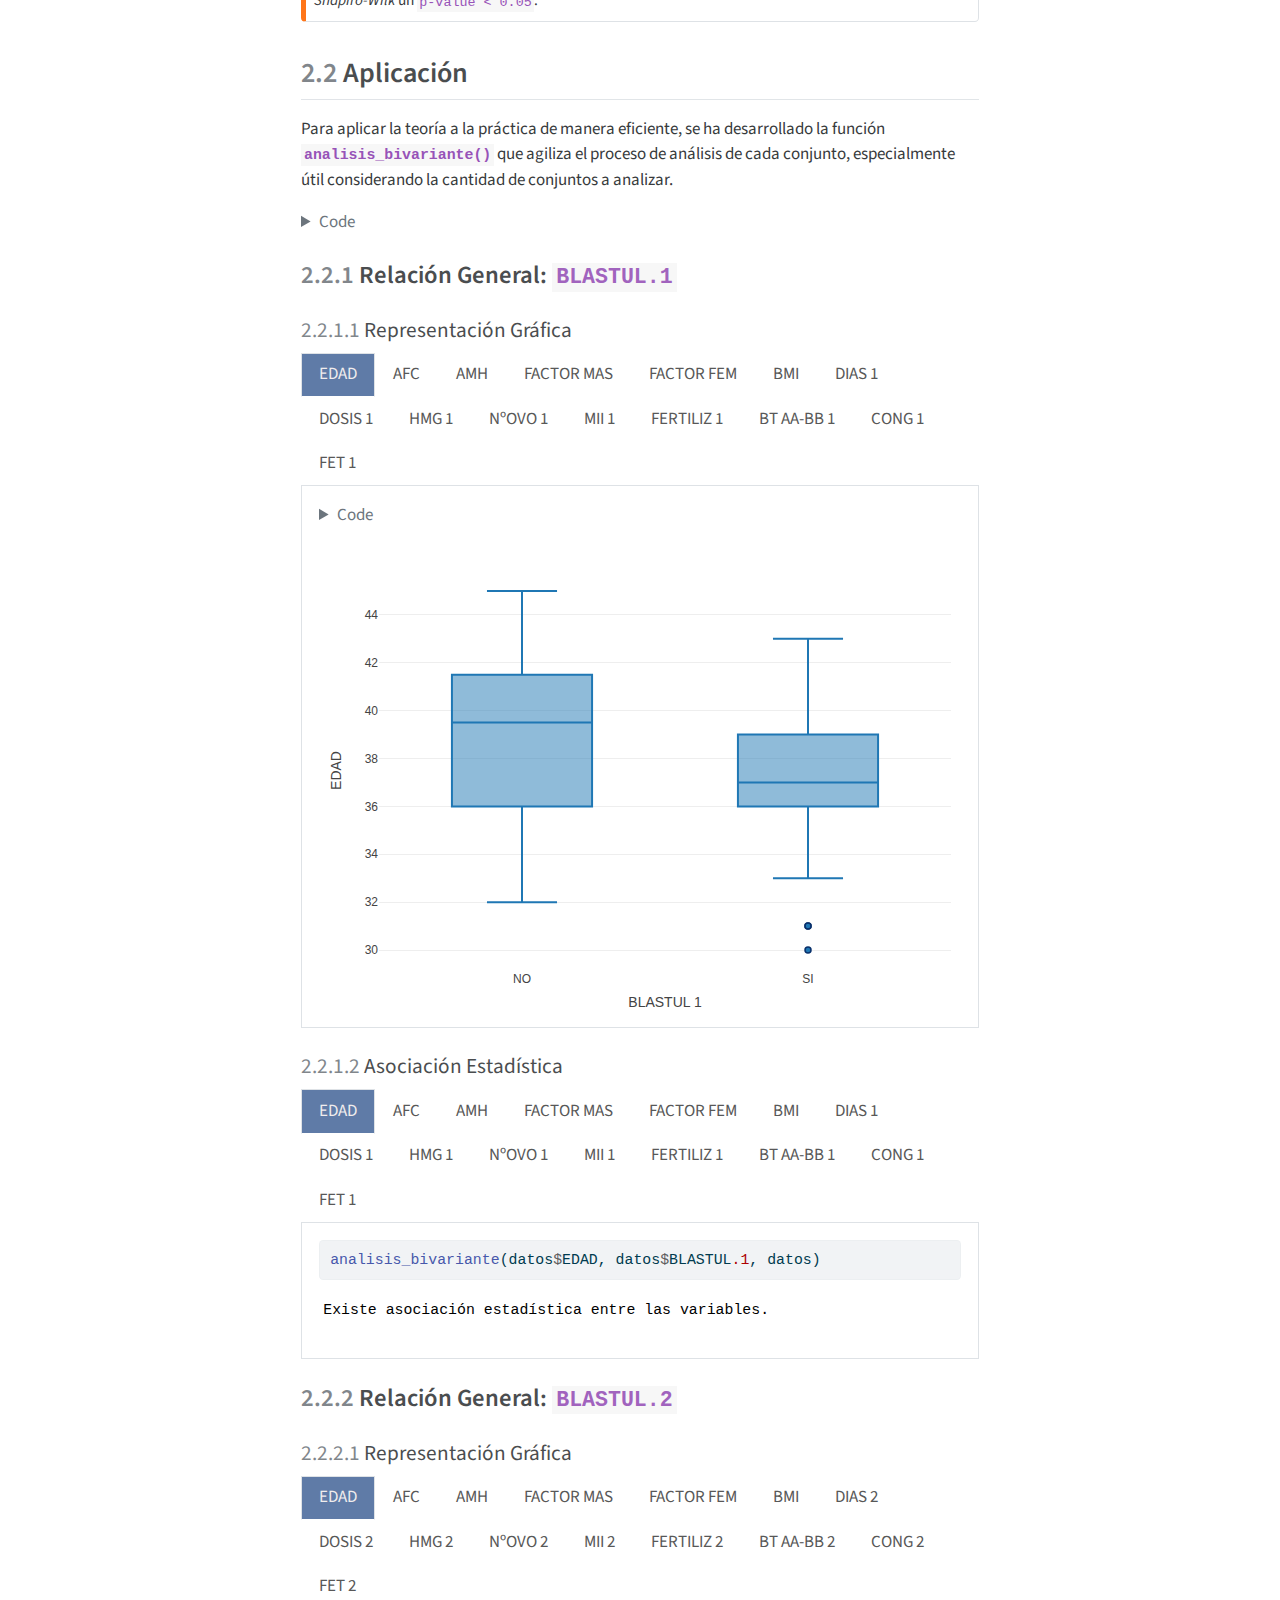
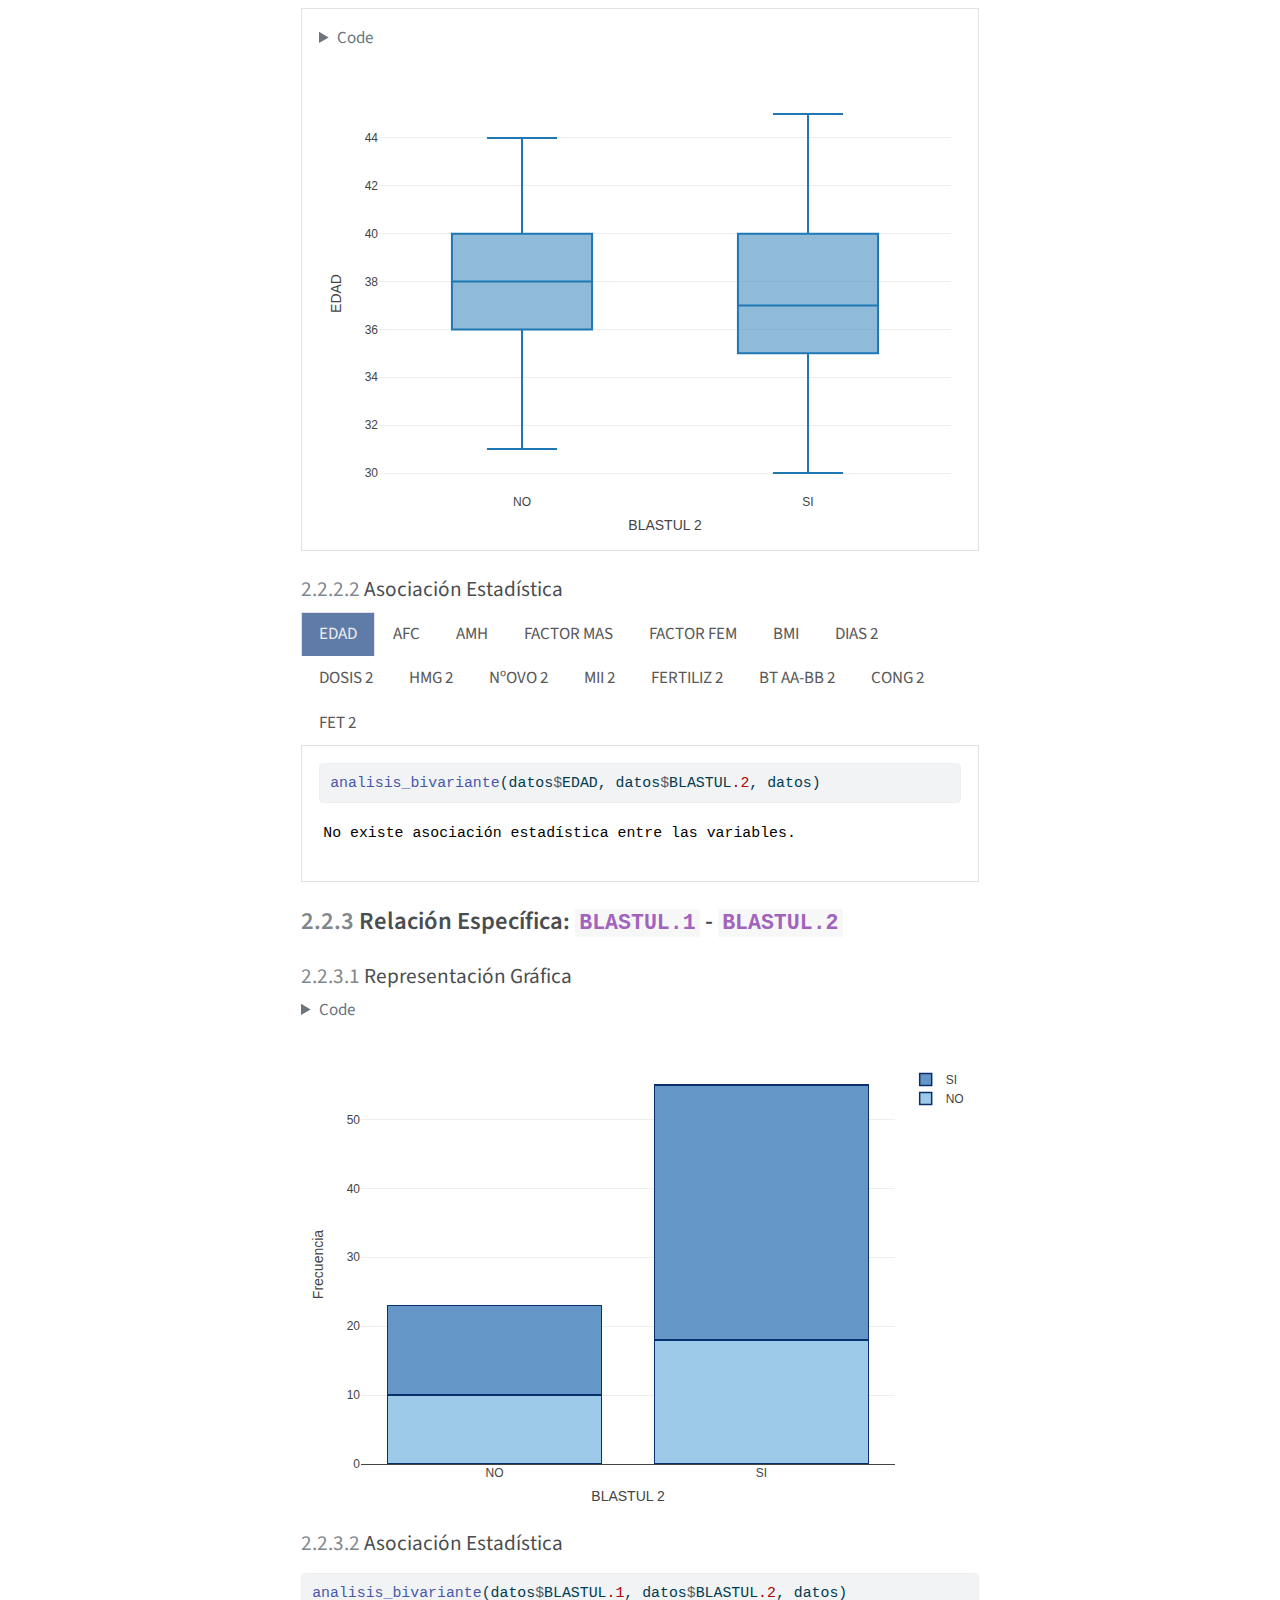
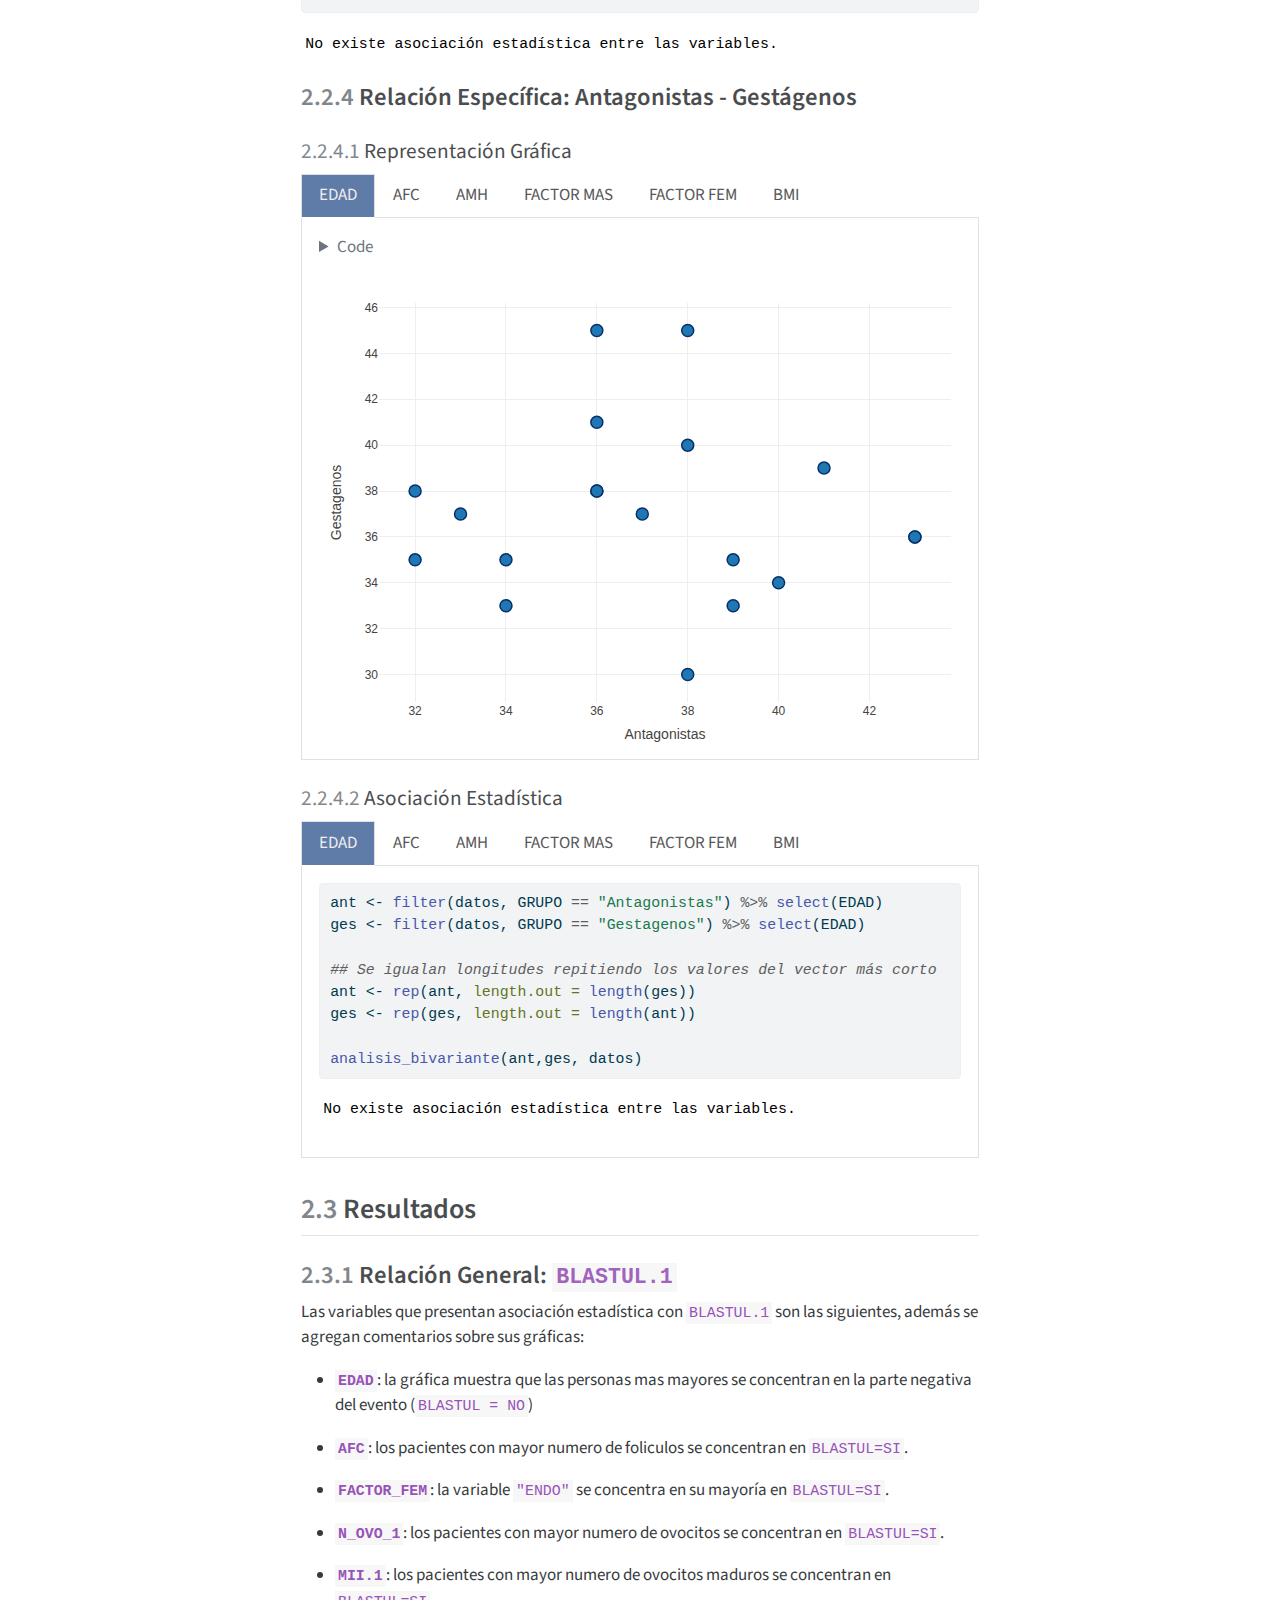
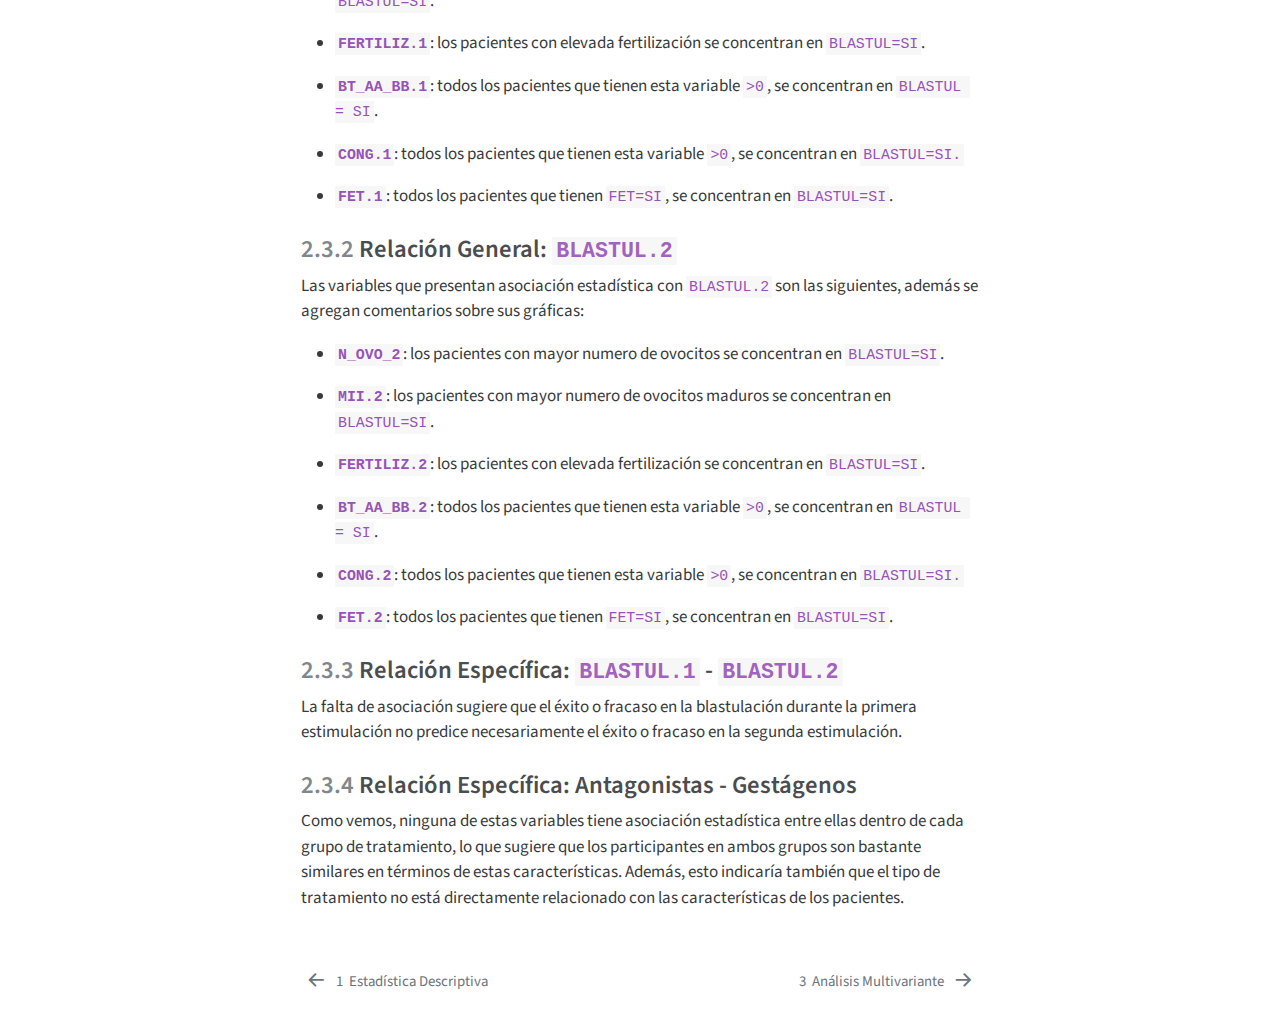
<file: analisis_asoc.html>
<!DOCTYPE html>
<html xmlns="http://www.w3.org/1999/xhtml" lang="en" xml:lang="en"><head>

<meta charset="utf-8">
<meta name="generator" content="quarto-1.3.450">

<meta name="viewport" content="width=device-width, initial-scale=1.0, user-scalable=yes">


<title>Análisis de Datos en Técnicas de Reproducción Asistida - 2&nbsp; Análisis Asociativo</title>
<style>
code{white-space: pre-wrap;}
span.smallcaps{font-variant: small-caps;}
div.columns{display: flex; gap: min(4vw, 1.5em);}
div.column{flex: auto; overflow-x: auto;}
div.hanging-indent{margin-left: 1.5em; text-indent: -1.5em;}
ul.task-list{list-style: none;}
ul.task-list li input[type="checkbox"] {
  width: 0.8em;
  margin: 0 0.8em 0.2em -1em; /* quarto-specific, see https://github.com/quarto-dev/quarto-cli/issues/4556 */ 
  vertical-align: middle;
}
/* CSS for syntax highlighting */
pre > code.sourceCode { white-space: pre; position: relative; }
pre > code.sourceCode > span { display: inline-block; line-height: 1.25; }
pre > code.sourceCode > span:empty { height: 1.2em; }
.sourceCode { overflow: visible; }
code.sourceCode > span { color: inherit; text-decoration: inherit; }
div.sourceCode { margin: 1em 0; }
pre.sourceCode { margin: 0; }
@media screen {
div.sourceCode { overflow: auto; }
}
@media print {
pre > code.sourceCode { white-space: pre-wrap; }
pre > code.sourceCode > span { text-indent: -5em; padding-left: 5em; }
}
pre.numberSource code
  { counter-reset: source-line 0; }
pre.numberSource code > span
  { position: relative; left: -4em; counter-increment: source-line; }
pre.numberSource code > span > a:first-child::before
  { content: counter(source-line);
    position: relative; left: -1em; text-align: right; vertical-align: baseline;
    border: none; display: inline-block;
    -webkit-touch-callout: none; -webkit-user-select: none;
    -khtml-user-select: none; -moz-user-select: none;
    -ms-user-select: none; user-select: none;
    padding: 0 4px; width: 4em;
  }
pre.numberSource { margin-left: 3em;  padding-left: 4px; }
div.sourceCode
  {   }
@media screen {
pre > code.sourceCode > span > a:first-child::before { text-decoration: underline; }
}
</style>


<script src="site_libs/quarto-nav/quarto-nav.js"></script>
<script src="site_libs/quarto-nav/headroom.min.js"></script>
<script src="site_libs/clipboard/clipboard.min.js"></script>
<script src="site_libs/quarto-search/autocomplete.umd.js"></script>
<script src="site_libs/quarto-search/fuse.min.js"></script>
<script src="site_libs/quarto-search/quarto-search.js"></script>
<meta name="quarto:offset" content="./">
<link href="./analisis_multi.html" rel="next">
<link href="./est_descriptiva.html" rel="prev">
<link href="./umalogo.png" rel="icon" type="image/png">
<script src="site_libs/quarto-html/quarto.js"></script>
<script src="site_libs/quarto-html/popper.min.js"></script>
<script src="site_libs/quarto-html/tippy.umd.min.js"></script>
<script src="site_libs/quarto-html/anchor.min.js"></script>
<link href="site_libs/quarto-html/tippy.css" rel="stylesheet">
<link href="site_libs/quarto-html/quarto-syntax-highlighting.css" rel="stylesheet" id="quarto-text-highlighting-styles">
<script src="site_libs/bootstrap/bootstrap.min.js"></script>
<link href="site_libs/bootstrap/bootstrap-icons.css" rel="stylesheet">
<link href="site_libs/bootstrap/bootstrap.min.css" rel="stylesheet" id="quarto-bootstrap" data-mode="light">
<script id="quarto-search-options" type="application/json">{
  "location": "sidebar",
  "copy-button": false,
  "collapse-after": 3,
  "panel-placement": "start",
  "type": "textbox",
  "limit": 20,
  "language": {
    "search-no-results-text": "No results",
    "search-matching-documents-text": "matching documents",
    "search-copy-link-title": "Copy link to search",
    "search-hide-matches-text": "Hide additional matches",
    "search-more-match-text": "more match in this document",
    "search-more-matches-text": "more matches in this document",
    "search-clear-button-title": "Clear",
    "search-detached-cancel-button-title": "Cancel",
    "search-submit-button-title": "Submit",
    "search-label": "Search"
  }
}</script>
<script src="site_libs/htmlwidgets-1.6.4/htmlwidgets.js"></script>
<script src="site_libs/plotly-binding-4.10.4/plotly.js"></script>
<script src="site_libs/typedarray-0.1/typedarray.min.js"></script>
<script src="site_libs/jquery-3.5.1/jquery.min.js"></script>
<link href="site_libs/crosstalk-1.2.1/css/crosstalk.min.css" rel="stylesheet">
<script src="site_libs/crosstalk-1.2.1/js/crosstalk.min.js"></script>
<link href="site_libs/plotly-htmlwidgets-css-2.11.1/plotly-htmlwidgets.css" rel="stylesheet">
<script src="site_libs/plotly-main-2.11.1/plotly-latest.min.js"></script>


<link rel="stylesheet" href="custom.css">
</head>

<body class="nav-sidebar floating">

<div id="quarto-search-results"></div>
  <header id="quarto-header" class="headroom fixed-top">
  <nav class="quarto-secondary-nav">
    <div class="container-fluid d-flex">
      <button type="button" class="quarto-btn-toggle btn" data-bs-toggle="collapse" data-bs-target="#quarto-sidebar,#quarto-sidebar-glass" aria-controls="quarto-sidebar" aria-expanded="false" aria-label="Toggle sidebar navigation" onclick="if (window.quartoToggleHeadroom) { window.quartoToggleHeadroom(); }">
        <i class="bi bi-layout-text-sidebar-reverse"></i>
      </button>
      <nav class="quarto-page-breadcrumbs" aria-label="breadcrumb"><ol class="breadcrumb"><li class="breadcrumb-item"><a href="./analisis_asoc.html"><span class="chapter-number">2</span>&nbsp; <span class="chapter-title">Análisis Asociativo</span></a></li></ol></nav>
      <a class="flex-grow-1" role="button" data-bs-toggle="collapse" data-bs-target="#quarto-sidebar,#quarto-sidebar-glass" aria-controls="quarto-sidebar" aria-expanded="false" aria-label="Toggle sidebar navigation" onclick="if (window.quartoToggleHeadroom) { window.quartoToggleHeadroom(); }">      
      </a>
    </div>
  </nav>
</header>
<!-- content -->
<div id="quarto-content" class="quarto-container page-columns page-rows-contents page-layout-article">
<!-- sidebar -->
  <nav id="quarto-sidebar" class="sidebar collapse collapse-horizontal sidebar-navigation floating overflow-auto">
    <div class="pt-lg-2 mt-2 text-left sidebar-header sidebar-header-stacked">
      <a href="./index.html" class="sidebar-logo-link">
      <img src="./umalogo.png" alt="" class="sidebar-logo py-0 d-lg-inline d-none">
      </a>
    <div class="sidebar-title mb-0 py-0">
      <a href="./">Índice</a> 
    </div>
      </div>
    <div class="sidebar-menu-container"> 
    <ul class="list-unstyled mt-1">
        <li class="sidebar-item">
  <div class="sidebar-item-container"> 
  <a href="./index.html" class="sidebar-item-text sidebar-link">
 <span class="menu-text">Introducción</span></a>
  </div>
</li>
        <li class="sidebar-item">
  <div class="sidebar-item-container"> 
  <a href="./est_descriptiva.html" class="sidebar-item-text sidebar-link">
 <span class="menu-text"><span class="chapter-number">1</span>&nbsp; <span class="chapter-title">Estadística Descriptiva</span></span></a>
  </div>
</li>
        <li class="sidebar-item">
  <div class="sidebar-item-container"> 
  <a href="./analisis_asoc.html" class="sidebar-item-text sidebar-link active">
 <span class="menu-text"><span class="chapter-number">2</span>&nbsp; <span class="chapter-title">Análisis Asociativo</span></span></a>
  </div>
</li>
        <li class="sidebar-item">
  <div class="sidebar-item-container"> 
  <a href="./analisis_multi.html" class="sidebar-item-text sidebar-link">
 <span class="menu-text"><span class="chapter-number">3</span>&nbsp; <span class="chapter-title">Análisis Multivariante</span></span></a>
  </div>
</li>
        <li class="sidebar-item">
  <div class="sidebar-item-container"> 
  <a href="./conclusiones.html" class="sidebar-item-text sidebar-link">
 <span class="menu-text">Conclusiones</span></a>
  </div>
</li>
    </ul>
    </div>
</nav>
<div id="quarto-sidebar-glass" data-bs-toggle="collapse" data-bs-target="#quarto-sidebar,#quarto-sidebar-glass"></div>
<!-- margin-sidebar -->
    <div id="quarto-margin-sidebar" class="sidebar margin-sidebar">
        <nav id="TOC" role="doc-toc" class="toc-active">
    <h2 id="toc-title">Contenidos</h2>
   
  <ul>
  <li><a href="#marco-teórico" id="toc-marco-teórico" class="nav-link active" data-scroll-target="#marco-teórico"><span class="header-section-number">2.1</span> Marco Teórico</a>
  <ul>
  <li><a href="#categórica---categórica" id="toc-categórica---categórica" class="nav-link" data-scroll-target="#categórica---categórica"><span class="header-section-number">2.1.1</span> Categórica - Categórica</a></li>
  <li><a href="#categórica---numérica" id="toc-categórica---numérica" class="nav-link" data-scroll-target="#categórica---numérica"><span class="header-section-number">2.1.2</span> Categórica - Numérica</a></li>
  <li><a href="#numérica---numérica" id="toc-numérica---numérica" class="nav-link" data-scroll-target="#numérica---numérica"><span class="header-section-number">2.1.3</span> <strong>Numérica - Numérica</strong></a></li>
  </ul></li>
  <li><a href="#aplicación" id="toc-aplicación" class="nav-link" data-scroll-target="#aplicación"><span class="header-section-number">2.2</span> Aplicación</a>
  <ul>
  <li><a href="#relación-general-blastul.1" id="toc-relación-general-blastul.1" class="nav-link" data-scroll-target="#relación-general-blastul.1"><span class="header-section-number">2.2.1</span> Relación General: <strong><code>BLASTUL.1</code></strong></a>
  <ul class="collapse">
  <li><a href="#representación-gráfica" id="toc-representación-gráfica" class="nav-link" data-scroll-target="#representación-gráfica"><span class="header-section-number">2.2.1.1</span> Representación Gráfica</a></li>
  <li><a href="#asociación-estadística" id="toc-asociación-estadística" class="nav-link" data-scroll-target="#asociación-estadística"><span class="header-section-number">2.2.1.2</span> Asociación Estadística</a></li>
  </ul></li>
  <li><a href="#relación-general-blastul.2" id="toc-relación-general-blastul.2" class="nav-link" data-scroll-target="#relación-general-blastul.2"><span class="header-section-number">2.2.2</span> Relación General: <strong><code>BLASTUL.2</code></strong></a>
  <ul class="collapse">
  <li><a href="#representación-gráfica-1" id="toc-representación-gráfica-1" class="nav-link" data-scroll-target="#representación-gráfica-1"><span class="header-section-number">2.2.2.1</span> Representación Gráfica</a></li>
  <li><a href="#asociación-estadística-1" id="toc-asociación-estadística-1" class="nav-link" data-scroll-target="#asociación-estadística-1"><span class="header-section-number">2.2.2.2</span> Asociación Estadística</a></li>
  </ul></li>
  <li><a href="#relación-específica-blastul.1---blastul.2" id="toc-relación-específica-blastul.1---blastul.2" class="nav-link" data-scroll-target="#relación-específica-blastul.1---blastul.2"><span class="header-section-number">2.2.3</span> Relación Específica: <strong><code>BLASTUL.1</code></strong> - <strong><code>BLASTUL.2</code></strong></a>
  <ul class="collapse">
  <li><a href="#representación-gráfica-2" id="toc-representación-gráfica-2" class="nav-link" data-scroll-target="#representación-gráfica-2"><span class="header-section-number">2.2.3.1</span> Representación Gráfica</a></li>
  <li><a href="#asociación-estadística-2" id="toc-asociación-estadística-2" class="nav-link" data-scroll-target="#asociación-estadística-2"><span class="header-section-number">2.2.3.2</span> Asociación Estadística</a></li>
  </ul></li>
  <li><a href="#relación-específica-antagonistas---gestágenos" id="toc-relación-específica-antagonistas---gestágenos" class="nav-link" data-scroll-target="#relación-específica-antagonistas---gestágenos"><span class="header-section-number">2.2.4</span> Relación Específica: Antagonistas - Gestágenos</a>
  <ul class="collapse">
  <li><a href="#representación-gráfica-3" id="toc-representación-gráfica-3" class="nav-link" data-scroll-target="#representación-gráfica-3"><span class="header-section-number">2.2.4.1</span> Representación Gráfica</a></li>
  <li><a href="#asociación-estadística-3" id="toc-asociación-estadística-3" class="nav-link" data-scroll-target="#asociación-estadística-3"><span class="header-section-number">2.2.4.2</span> Asociación Estadística</a></li>
  </ul></li>
  </ul></li>
  <li><a href="#resultados" id="toc-resultados" class="nav-link" data-scroll-target="#resultados"><span class="header-section-number">2.3</span> Resultados</a>
  <ul>
  <li><a href="#relación-general-blastul.1-1" id="toc-relación-general-blastul.1-1" class="nav-link" data-scroll-target="#relación-general-blastul.1-1"><span class="header-section-number">2.3.1</span> Relación General: <strong><code>BLASTUL.1</code></strong></a></li>
  <li><a href="#relación-general-blastul.2-1" id="toc-relación-general-blastul.2-1" class="nav-link" data-scroll-target="#relación-general-blastul.2-1"><span class="header-section-number">2.3.2</span> Relación General: <strong><code>BLASTUL.2</code></strong></a></li>
  <li><a href="#relación-específica-blastul.1---blastul.2-1" id="toc-relación-específica-blastul.1---blastul.2-1" class="nav-link" data-scroll-target="#relación-específica-blastul.1---blastul.2-1"><span class="header-section-number">2.3.3</span> Relación Específica: <strong><code>BLASTUL.1</code></strong> - <strong><code>BLASTUL.2</code></strong></a></li>
  <li><a href="#relación-específica-antagonistas---gestágenos-1" id="toc-relación-específica-antagonistas---gestágenos-1" class="nav-link" data-scroll-target="#relación-específica-antagonistas---gestágenos-1"><span class="header-section-number">2.3.4</span> Relación Específica: Antagonistas - Gestágenos</a></li>
  </ul></li>
  </ul>
</nav>
    </div>
<!-- main -->
<main class="content" id="quarto-document-content">

<header id="title-block-header" class="quarto-title-block default">
<div class="quarto-title">
<h1 class="title"><span class="chapter-number">2</span>&nbsp; <span class="chapter-title">Análisis Asociativo</span></h1>
</div>



<div class="quarto-title-meta">

    
  
    
  </div>
  

</header>

<p>En esta sección se adentra en el análisis asociativo, una herramienta fundamental en la minería de datos, que permite explorar las relaciones entre diferentes variables.</p>
<p>Se investigarán posibles asociaciones entre la variable evento, en este caso la blastulación, y las demás variables presentes en el conjunto de datos. Además, se analizará la consistencia de la blastulación entre ambas estimulaciones. Asimismo, se examinarán las distribuciones de las variables comunes entre ambos tratamientos para determinar si son similares entre sí.</p>
<p>A través de este análisis, se busca identificar factores que puedan influir en el éxito del tratamiento, proporcionando así información valiosa para la optimización de los resultados.</p>
<section id="marco-teórico" class="level2" data-number="2.1">
<h2 data-number="2.1" class="anchored" data-anchor-id="marco-teórico"><span class="header-section-number">2.1</span> Marco Teórico</h2>
<p>Para poder realizar este análisis debemos de saber cual es la teoría detrás de este y como se trata cada conjunto a analizar dependiendo de cuales sean el tipo de variables que compongan el mismo.</p>
<div class="callout callout-style-default callout-note callout-titled" title="Aclaración">
<div class="callout-header d-flex align-content-center">
<div class="callout-icon-container">
<i class="callout-icon"></i>
</div>
<div class="callout-title-container flex-fill">
Aclaración
</div>
</div>
<div class="callout-body-container callout-body">
<p>Se tendrá en cuenta que todas las variables categóricas en este conjunto de datos tienen solo dos grupos. De esta forma, se omite la explicación del análisis para variables con mayor número de grupos.</p>
</div>
</div>
<section id="categórica---categórica" class="level3" data-number="2.1.1">
<h3 data-number="2.1.1" class="anchored" data-anchor-id="categórica---categórica"><span class="header-section-number">2.1.1</span> Categórica - Categórica</h3>
<p>Primero creamos una tabla de contingencia con ambas variables y observamos el numero de observaciones en cada celda. Dependiendo de este valor:</p>
<ul>
<li><p><strong><code>n_observaciones &lt; 5</code> :</strong> Aplicamos el <em>test de Fisher</em>.</p></li>
<li><p><strong><code>n_observaciones &gt;= 5</code> :</strong> Aplicamos el <em>test Chi-Cuadrado</em>.</p></li>
</ul>
<p>Una vez aplicado el test correcto debemos fijarnos en el resultado de su <code>p-value</code> el cual según la teoría indica que si es <code>&lt;0.05</code> descartamos la hipótesis nula (no hay asociación entre las variables) y por tanto existe una asociación estadística entre las variables.</p>
</section>
<section id="categórica---numérica" class="level3" data-number="2.1.2">
<h3 data-number="2.1.2" class="anchored" data-anchor-id="categórica---numérica"><span class="header-section-number">2.1.2</span> Categórica - Numérica</h3>
<p>Al igual que en la sección anterior, seguimos un criterio determinar que test utilizar. En este caso, evaluamos si la variable numérica sigue una distribución normal o no mediante el <em>test de Shapiro-Wilk</em>. Un <code>p-value &lt; 0.05</code> nos llevaría a aceptar la hipótesis alternativa que indica que no sigue una distribución normal. Por lo tanto:</p>
<ul>
<li><p><strong><code>Shapiro-Wilk &lt; 0.05</code>:</strong> Aplicamos la <em>suma de rangos de Wilcoxon.</em></p></li>
<li><p><strong><code>Shapiro-Wilk &gt;= 0.05</code>:</strong> Aplicamos el <em>t-test.</em></p></li>
</ul>
<p>Posteriormente, evaluamos el <code>p-value</code> del test realizado y al igual que antes, si este es <code>&lt;0.05</code> descartamos la hipótesis nula (no hay asociación entre las variables) y por tanto existe una asociación estadística entre las variables.</p>
</section>
<section id="numérica---numérica" class="level3" data-number="2.1.3">
<h3 data-number="2.1.3" class="anchored" data-anchor-id="numérica---numérica"><span class="header-section-number">2.1.3</span> <strong>Numérica - Numérica</strong></h3>
<p>Por ultimo, en este tipo de conjunto, miramos primero la distribución de las variables con el <em>test de Shapiro-Wilk.</em> Nos queda:</p>
<ul>
<li><p><strong><code>Shapiro-Wilk &lt; 0.05</code>:</strong> Aplicamos el <em>test de correlación de Spearman.</em></p></li>
<li><p><strong><code>Shapiro-Wilk &gt;= 0.05</code>:</strong> Aplicamos la <em>test de correlación de Pearson.</em></p></li>
</ul>
<p>Volvemos a evaluar el <code>p-value</code> del test realizado y vemos si existe una asociación estadística entre las variables (<code>p-value &lt; 0.05</code>).</p>
<div class="callout callout-style-default callout-warning callout-titled" title="Cuidado">
<div class="callout-header d-flex align-content-center">
<div class="callout-icon-container">
<i class="callout-icon"></i>
</div>
<div class="callout-title-container flex-fill">
Cuidado
</div>
</div>
<div class="callout-body-container callout-body">
<p>Para poder aplicar el <em>test de correlacion de Pearson</em>, ambas variables han de haber obtenido en el <em>test de Shapiro-Wilk</em> un <code>p-value &lt; 0.05</code>.</p>
</div>
</div>
</section>
</section>
<section id="aplicación" class="level2" data-number="2.2">
<h2 data-number="2.2" class="anchored" data-anchor-id="aplicación"><span class="header-section-number">2.2</span> Aplicación</h2>
<p>Para aplicar la teoría a la práctica de manera eficiente, se ha desarrollado la función <strong><code>analisis_bivariante()</code></strong> que agiliza el proceso de análisis de cada conjunto, especialmente útil considerando la cantidad de conjuntos a analizar.</p>
<div class="cell">
<details>
<summary>Code</summary>
<div class="sourceCode cell-code" id="cb1"><pre class="sourceCode r code-with-copy"><code class="sourceCode r"><span id="cb1-1"><a href="#cb1-1" aria-hidden="true" tabindex="-1"></a>analisis_bivariante <span class="ot">&lt;-</span> <span class="cf">function</span>(variable1, variable2, datos) {</span>
<span id="cb1-2"><a href="#cb1-2" aria-hidden="true" tabindex="-1"></a>  <span class="co"># Verificamos el tipo de variables</span></span>
<span id="cb1-3"><a href="#cb1-3" aria-hidden="true" tabindex="-1"></a>  tipo_variable1 <span class="ot">&lt;-</span> <span class="fu">class</span>(variable1)</span>
<span id="cb1-4"><a href="#cb1-4" aria-hidden="true" tabindex="-1"></a>  tipo_variable2 <span class="ot">&lt;-</span> <span class="fu">class</span>(variable2)</span>
<span id="cb1-5"><a href="#cb1-5" aria-hidden="true" tabindex="-1"></a>  </span>
<span id="cb1-6"><a href="#cb1-6" aria-hidden="true" tabindex="-1"></a>  <span class="co"># Inicializamos una variable para determinar si existe asociación estadística</span></span>
<span id="cb1-7"><a href="#cb1-7" aria-hidden="true" tabindex="-1"></a>  asociacion_estadistica <span class="ot">&lt;-</span> <span class="cn">FALSE</span></span>
<span id="cb1-8"><a href="#cb1-8" aria-hidden="true" tabindex="-1"></a>  </span>
<span id="cb1-9"><a href="#cb1-9" aria-hidden="true" tabindex="-1"></a>  <span class="co"># CATEGÓRICA - CATEGÓRICA</span></span>
<span id="cb1-10"><a href="#cb1-10" aria-hidden="true" tabindex="-1"></a>  <span class="cf">if</span> (tipo_variable1 <span class="sc">==</span> <span class="st">"factor"</span> <span class="sc">&amp;</span> tipo_variable2 <span class="sc">==</span> <span class="st">"factor"</span>) {</span>
<span id="cb1-11"><a href="#cb1-11" aria-hidden="true" tabindex="-1"></a>    tabla_contingencia <span class="ot">&lt;-</span> <span class="fu">xtabs</span>(<span class="sc">~</span> variable1 <span class="sc">+</span> variable2, <span class="at">data =</span> datos)</span>
<span id="cb1-12"><a href="#cb1-12" aria-hidden="true" tabindex="-1"></a>    n_observaciones <span class="ot">&lt;-</span> <span class="fu">sum</span>(tabla_contingencia)</span>
<span id="cb1-13"><a href="#cb1-13" aria-hidden="true" tabindex="-1"></a>    </span>
<span id="cb1-14"><a href="#cb1-14" aria-hidden="true" tabindex="-1"></a>    <span class="cf">if</span> (<span class="fu">any</span>(tabla_contingencia <span class="sc">&lt;</span> <span class="dv">5</span>)) {</span>
<span id="cb1-15"><a href="#cb1-15" aria-hidden="true" tabindex="-1"></a>      resultado_test <span class="ot">&lt;-</span> <span class="fu">fisher.test</span>(tabla_contingencia)</span>
<span id="cb1-16"><a href="#cb1-16" aria-hidden="true" tabindex="-1"></a>    } <span class="cf">else</span> {</span>
<span id="cb1-17"><a href="#cb1-17" aria-hidden="true" tabindex="-1"></a>      resultado_test <span class="ot">&lt;-</span> <span class="fu">chisq.test</span>(tabla_contingencia)</span>
<span id="cb1-18"><a href="#cb1-18" aria-hidden="true" tabindex="-1"></a>    }</span>
<span id="cb1-19"><a href="#cb1-19" aria-hidden="true" tabindex="-1"></a>    </span>
<span id="cb1-20"><a href="#cb1-20" aria-hidden="true" tabindex="-1"></a>    <span class="cf">if</span> (resultado_test<span class="sc">$</span>p.value <span class="sc">&lt;</span> <span class="fl">0.05</span>) {</span>
<span id="cb1-21"><a href="#cb1-21" aria-hidden="true" tabindex="-1"></a>      asociacion_estadistica <span class="ot">&lt;-</span> <span class="cn">TRUE</span></span>
<span id="cb1-22"><a href="#cb1-22" aria-hidden="true" tabindex="-1"></a>    }</span>
<span id="cb1-23"><a href="#cb1-23" aria-hidden="true" tabindex="-1"></a>  }</span>
<span id="cb1-24"><a href="#cb1-24" aria-hidden="true" tabindex="-1"></a>  </span>
<span id="cb1-25"><a href="#cb1-25" aria-hidden="true" tabindex="-1"></a>  <span class="co"># CATEGÓRICA - NUMÉRICA</span></span>
<span id="cb1-26"><a href="#cb1-26" aria-hidden="true" tabindex="-1"></a>  <span class="cf">if</span> ((tipo_variable1 <span class="sc">==</span> <span class="st">"factor"</span> <span class="sc">&amp;</span> tipo_variable2 <span class="sc">==</span> <span class="st">"numeric"</span>) <span class="sc">|</span></span>
<span id="cb1-27"><a href="#cb1-27" aria-hidden="true" tabindex="-1"></a>      (tipo_variable1 <span class="sc">==</span> <span class="st">"numeric"</span> <span class="sc">&amp;</span> tipo_variable2 <span class="sc">==</span> <span class="st">"factor"</span>)) {</span>
<span id="cb1-28"><a href="#cb1-28" aria-hidden="true" tabindex="-1"></a>    <span class="cf">if</span> (tipo_variable1 <span class="sc">==</span> <span class="st">"numeric"</span>) {</span>
<span id="cb1-29"><a href="#cb1-29" aria-hidden="true" tabindex="-1"></a>      variable_numerica <span class="ot">&lt;-</span> variable1</span>
<span id="cb1-30"><a href="#cb1-30" aria-hidden="true" tabindex="-1"></a>      variable_categorica <span class="ot">&lt;-</span> variable2</span>
<span id="cb1-31"><a href="#cb1-31" aria-hidden="true" tabindex="-1"></a>    } <span class="cf">else</span> {</span>
<span id="cb1-32"><a href="#cb1-32" aria-hidden="true" tabindex="-1"></a>      variable_numerica <span class="ot">&lt;-</span> variable2</span>
<span id="cb1-33"><a href="#cb1-33" aria-hidden="true" tabindex="-1"></a>      variable_categorica <span class="ot">&lt;-</span> variable1</span>
<span id="cb1-34"><a href="#cb1-34" aria-hidden="true" tabindex="-1"></a>    }</span>
<span id="cb1-35"><a href="#cb1-35" aria-hidden="true" tabindex="-1"></a>    </span>
<span id="cb1-36"><a href="#cb1-36" aria-hidden="true" tabindex="-1"></a>    shapiro_test <span class="ot">&lt;-</span> <span class="fu">shapiro.test</span>(variable_numerica)</span>
<span id="cb1-37"><a href="#cb1-37" aria-hidden="true" tabindex="-1"></a>    </span>
<span id="cb1-38"><a href="#cb1-38" aria-hidden="true" tabindex="-1"></a>    <span class="cf">if</span> (shapiro_test<span class="sc">$</span>p.value <span class="sc">&gt;=</span> <span class="fl">0.05</span>) {</span>
<span id="cb1-39"><a href="#cb1-39" aria-hidden="true" tabindex="-1"></a>      resultado_test <span class="ot">&lt;-</span> <span class="fu">t.test</span>(variable_numerica <span class="sc">~</span> variable_categorica)</span>
<span id="cb1-40"><a href="#cb1-40" aria-hidden="true" tabindex="-1"></a>    } <span class="cf">else</span> {</span>
<span id="cb1-41"><a href="#cb1-41" aria-hidden="true" tabindex="-1"></a>      <span class="co"># Uso de rank() para evitar empates</span></span>
<span id="cb1-42"><a href="#cb1-42" aria-hidden="true" tabindex="-1"></a>      variable_numerica <span class="ot">&lt;-</span> <span class="fu">rank</span>(variable_numerica, <span class="at">ties.method =</span> <span class="st">"average"</span>) </span>
<span id="cb1-43"><a href="#cb1-43" aria-hidden="true" tabindex="-1"></a>      resultado_test <span class="ot">&lt;-</span> <span class="fu">wilcox.test</span>(variable_numerica <span class="sc">~</span> variable_categorica)</span>
<span id="cb1-44"><a href="#cb1-44" aria-hidden="true" tabindex="-1"></a>    }</span>
<span id="cb1-45"><a href="#cb1-45" aria-hidden="true" tabindex="-1"></a>    </span>
<span id="cb1-46"><a href="#cb1-46" aria-hidden="true" tabindex="-1"></a>    <span class="cf">if</span> (resultado_test<span class="sc">$</span>p.value <span class="sc">&lt;</span> <span class="fl">0.05</span>) {</span>
<span id="cb1-47"><a href="#cb1-47" aria-hidden="true" tabindex="-1"></a>      asociacion_estadistica <span class="ot">&lt;-</span> <span class="cn">TRUE</span></span>
<span id="cb1-48"><a href="#cb1-48" aria-hidden="true" tabindex="-1"></a>    }</span>
<span id="cb1-49"><a href="#cb1-49" aria-hidden="true" tabindex="-1"></a>  }</span>
<span id="cb1-50"><a href="#cb1-50" aria-hidden="true" tabindex="-1"></a>  </span>
<span id="cb1-51"><a href="#cb1-51" aria-hidden="true" tabindex="-1"></a>  <span class="co"># NUMÉRICA - NUMÉRICA</span></span>
<span id="cb1-52"><a href="#cb1-52" aria-hidden="true" tabindex="-1"></a>  <span class="cf">if</span> (tipo_variable1 <span class="sc">==</span> <span class="st">"numeric"</span> <span class="sc">&amp;</span> tipo_variable2 <span class="sc">==</span> <span class="st">"numeric"</span>) {</span>
<span id="cb1-53"><a href="#cb1-53" aria-hidden="true" tabindex="-1"></a>    shapiro_test1 <span class="ot">&lt;-</span> <span class="fu">shapiro.test</span>(variable1)</span>
<span id="cb1-54"><a href="#cb1-54" aria-hidden="true" tabindex="-1"></a>    shapiro_test2 <span class="ot">&lt;-</span> <span class="fu">shapiro.test</span>(variable2)</span>
<span id="cb1-55"><a href="#cb1-55" aria-hidden="true" tabindex="-1"></a>    </span>
<span id="cb1-56"><a href="#cb1-56" aria-hidden="true" tabindex="-1"></a>    <span class="cf">if</span> (shapiro_test1<span class="sc">$</span>p.value <span class="sc">&lt;</span> <span class="fl">0.05</span> <span class="sc">&amp;</span> shapiro_test2<span class="sc">$</span>p.value <span class="sc">&lt;</span> <span class="fl">0.05</span>) {</span>
<span id="cb1-57"><a href="#cb1-57" aria-hidden="true" tabindex="-1"></a>      resultado_test <span class="ot">&lt;-</span> <span class="fu">cor.test</span>(variable1, variable2, <span class="at">alternative=</span><span class="st">"two.sided"</span>, <span class="at">method =</span> <span class="st">"spearman"</span>)</span>
<span id="cb1-58"><a href="#cb1-58" aria-hidden="true" tabindex="-1"></a>    } <span class="cf">else</span> {</span>
<span id="cb1-59"><a href="#cb1-59" aria-hidden="true" tabindex="-1"></a>      resultado_test <span class="ot">&lt;-</span> <span class="fu">cor.test</span>(variable1, variable2, <span class="at">alternative=</span><span class="st">"two.sided"</span>, <span class="at">method =</span> <span class="st">"pearson"</span>)</span>
<span id="cb1-60"><a href="#cb1-60" aria-hidden="true" tabindex="-1"></a>    }</span>
<span id="cb1-61"><a href="#cb1-61" aria-hidden="true" tabindex="-1"></a>    </span>
<span id="cb1-62"><a href="#cb1-62" aria-hidden="true" tabindex="-1"></a>    <span class="cf">if</span> (resultado_test<span class="sc">$</span>p.value <span class="sc">&lt;</span> <span class="fl">0.05</span>) {</span>
<span id="cb1-63"><a href="#cb1-63" aria-hidden="true" tabindex="-1"></a>      asociacion_estadistica <span class="ot">&lt;-</span> <span class="cn">TRUE</span></span>
<span id="cb1-64"><a href="#cb1-64" aria-hidden="true" tabindex="-1"></a>    }</span>
<span id="cb1-65"><a href="#cb1-65" aria-hidden="true" tabindex="-1"></a>  }</span>
<span id="cb1-66"><a href="#cb1-66" aria-hidden="true" tabindex="-1"></a>  </span>
<span id="cb1-67"><a href="#cb1-67" aria-hidden="true" tabindex="-1"></a>  <span class="co"># Mostrar el resultado de la asociación estadística</span></span>
<span id="cb1-68"><a href="#cb1-68" aria-hidden="true" tabindex="-1"></a>  <span class="cf">if</span> (asociacion_estadistica) {</span>
<span id="cb1-69"><a href="#cb1-69" aria-hidden="true" tabindex="-1"></a>    <span class="fu">cat</span>(<span class="st">"Existe asociación estadística entre las variables.</span><span class="sc">\n</span><span class="st">"</span>)</span>
<span id="cb1-70"><a href="#cb1-70" aria-hidden="true" tabindex="-1"></a>    <span class="do">##cat(resultado_test$conf.int)</span></span>
<span id="cb1-71"><a href="#cb1-71" aria-hidden="true" tabindex="-1"></a>  } <span class="cf">else</span> {</span>
<span id="cb1-72"><a href="#cb1-72" aria-hidden="true" tabindex="-1"></a>    <span class="fu">cat</span>(<span class="st">"No existe asociación estadística entre las variables.</span><span class="sc">\n</span><span class="st">"</span>)</span>
<span id="cb1-73"><a href="#cb1-73" aria-hidden="true" tabindex="-1"></a>  }</span>
<span id="cb1-74"><a href="#cb1-74" aria-hidden="true" tabindex="-1"></a>}</span></code><button title="Copy to Clipboard" class="code-copy-button"><i class="bi"></i></button></pre></div>
</details>
</div>
<section id="relación-general-blastul.1" class="level3" data-number="2.2.1">
<h3 data-number="2.2.1" class="anchored" data-anchor-id="relación-general-blastul.1"><span class="header-section-number">2.2.1</span> Relación General: <strong><code>BLASTUL.1</code></strong></h3>
<section id="representación-gráfica" class="level4" data-number="2.2.1.1">
<h4 data-number="2.2.1.1" class="anchored" data-anchor-id="representación-gráfica"><span class="header-section-number">2.2.1.1</span> Representación Gráfica</h4>
<div class="tabset-margin-container"></div><div class="panel-tabset">
<ul class="nav nav-tabs" role="tablist"><li class="nav-item" role="presentation"><a class="nav-link active" id="tabset-1-1-tab" data-bs-toggle="tab" data-bs-target="#tabset-1-1" role="tab" aria-controls="tabset-1-1" aria-selected="true">EDAD</a></li><li class="nav-item" role="presentation"><a class="nav-link" id="tabset-1-2-tab" data-bs-toggle="tab" data-bs-target="#tabset-1-2" role="tab" aria-controls="tabset-1-2" aria-selected="false">AFC</a></li><li class="nav-item" role="presentation"><a class="nav-link" id="tabset-1-3-tab" data-bs-toggle="tab" data-bs-target="#tabset-1-3" role="tab" aria-controls="tabset-1-3" aria-selected="false">AMH</a></li><li class="nav-item" role="presentation"><a class="nav-link" id="tabset-1-4-tab" data-bs-toggle="tab" data-bs-target="#tabset-1-4" role="tab" aria-controls="tabset-1-4" aria-selected="false">FACTOR MAS</a></li><li class="nav-item" role="presentation"><a class="nav-link" id="tabset-1-5-tab" data-bs-toggle="tab" data-bs-target="#tabset-1-5" role="tab" aria-controls="tabset-1-5" aria-selected="false">FACTOR FEM</a></li><li class="nav-item" role="presentation"><a class="nav-link" id="tabset-1-6-tab" data-bs-toggle="tab" data-bs-target="#tabset-1-6" role="tab" aria-controls="tabset-1-6" aria-selected="false">BMI</a></li><li class="nav-item" role="presentation"><a class="nav-link" id="tabset-1-7-tab" data-bs-toggle="tab" data-bs-target="#tabset-1-7" role="tab" aria-controls="tabset-1-7" aria-selected="false">DIAS 1</a></li><li class="nav-item" role="presentation"><a class="nav-link" id="tabset-1-8-tab" data-bs-toggle="tab" data-bs-target="#tabset-1-8" role="tab" aria-controls="tabset-1-8" aria-selected="false">DOSIS 1</a></li><li class="nav-item" role="presentation"><a class="nav-link" id="tabset-1-9-tab" data-bs-toggle="tab" data-bs-target="#tabset-1-9" role="tab" aria-controls="tabset-1-9" aria-selected="false">HMG 1</a></li><li class="nav-item" role="presentation"><a class="nav-link" id="tabset-1-10-tab" data-bs-toggle="tab" data-bs-target="#tabset-1-10" role="tab" aria-controls="tabset-1-10" aria-selected="false">NºOVO 1</a></li><li class="nav-item" role="presentation"><a class="nav-link" id="tabset-1-11-tab" data-bs-toggle="tab" data-bs-target="#tabset-1-11" role="tab" aria-controls="tabset-1-11" aria-selected="false">MII 1</a></li><li class="nav-item" role="presentation"><a class="nav-link" id="tabset-1-12-tab" data-bs-toggle="tab" data-bs-target="#tabset-1-12" role="tab" aria-controls="tabset-1-12" aria-selected="false">FERTILIZ 1</a></li><li class="nav-item" role="presentation"><a class="nav-link" id="tabset-1-13-tab" data-bs-toggle="tab" data-bs-target="#tabset-1-13" role="tab" aria-controls="tabset-1-13" aria-selected="false">BT AA-BB 1</a></li><li class="nav-item" role="presentation"><a class="nav-link" id="tabset-1-14-tab" data-bs-toggle="tab" data-bs-target="#tabset-1-14" role="tab" aria-controls="tabset-1-14" aria-selected="false">CONG 1</a></li><li class="nav-item" role="presentation"><a class="nav-link" id="tabset-1-15-tab" data-bs-toggle="tab" data-bs-target="#tabset-1-15" role="tab" aria-controls="tabset-1-15" aria-selected="false">FET 1</a></li></ul>
<div class="tab-content">
<div id="tabset-1-1" class="tab-pane active" role="tabpanel" aria-labelledby="tabset-1-1-tab">
<div class="cell">
<details>
<summary>Code</summary>
<div class="sourceCode cell-code" id="cb2"><pre class="sourceCode r code-with-copy"><code class="sourceCode r"><span id="cb2-1"><a href="#cb2-1" aria-hidden="true" tabindex="-1"></a><span class="co"># Crear el diagrama de cajas y bigotes</span></span>
<span id="cb2-2"><a href="#cb2-2" aria-hidden="true" tabindex="-1"></a>fig <span class="ot">&lt;-</span> <span class="fu">plot_ly</span>(<span class="at">x =</span> datos<span class="sc">$</span>BLASTUL<span class="fl">.1</span>, <span class="at">y =</span> datos<span class="sc">$</span>EDAD, <span class="at">type =</span> <span class="st">"box"</span>, </span>
<span id="cb2-3"><a href="#cb2-3" aria-hidden="true" tabindex="-1"></a>               <span class="at">colors =</span> <span class="fu">c</span>(<span class="st">'#9ecaea'</span>, <span class="st">'#6496c8'</span>), </span>
<span id="cb2-4"><a href="#cb2-4" aria-hidden="true" tabindex="-1"></a>               <span class="at">marker =</span> <span class="fu">list</span>(<span class="at">line =</span> <span class="fu">list</span>(<span class="at">color =</span> <span class="st">'rgb(8,48,107)'</span>, </span>
<span id="cb2-5"><a href="#cb2-5" aria-hidden="true" tabindex="-1"></a>                                         <span class="at">width =</span> <span class="fl">1.5</span>)))</span>
<span id="cb2-6"><a href="#cb2-6" aria-hidden="true" tabindex="-1"></a></span>
<span id="cb2-7"><a href="#cb2-7" aria-hidden="true" tabindex="-1"></a><span class="co"># Agregar etiquetas de los ejes</span></span>
<span id="cb2-8"><a href="#cb2-8" aria-hidden="true" tabindex="-1"></a>fig <span class="ot">&lt;-</span> fig <span class="sc">%&gt;%</span> <span class="fu">layout</span>(<span class="at">xaxis =</span> <span class="fu">list</span>(<span class="at">title =</span> <span class="st">"BLASTUL 1"</span>),</span>
<span id="cb2-9"><a href="#cb2-9" aria-hidden="true" tabindex="-1"></a>                      <span class="at">yaxis =</span> <span class="fu">list</span>(<span class="at">title =</span> <span class="st">"EDAD"</span>))</span>
<span id="cb2-10"><a href="#cb2-10" aria-hidden="true" tabindex="-1"></a></span>
<span id="cb2-11"><a href="#cb2-11" aria-hidden="true" tabindex="-1"></a><span class="co"># Mostrar el diagrama de cajas y bigotes</span></span>
<span id="cb2-12"><a href="#cb2-12" aria-hidden="true" tabindex="-1"></a>fig</span></code><button title="Copy to Clipboard" class="code-copy-button"><i class="bi"></i></button></pre></div>
</details>
<div class="cell-output-display">
<div class="plotly html-widget html-fill-item" id="htmlwidget-af3849d4900700a8d34c" style="width:100%;height:464px;"></div>
<script type="application/json" data-for="htmlwidget-af3849d4900700a8d34c">{"x":{"visdat":{"2b7c4c0852b1":["function () ","plotlyVisDat"]},"cur_data":"2b7c4c0852b1","attrs":{"2b7c4c0852b1":{"x":["SI","SI","SI",null,"NO","SI","NO","SI","SI","SI","SI","NO","SI","SI","NO","SI","SI","SI","SI","NO","NO","SI","NO","NO","SI","SI","NO","NO","SI","SI","SI","SI","SI","NO","SI","SI","NO","NO","SI","SI","NO","SI","NO","SI","NO","NO","NO","SI","NO","NO","SI","SI","SI","SI","SI","NO","SI","SI","SI","NO","NO","NO","SI","SI","SI","SI","NO","SI","NO","NO","SI","SI","NO","SI","SI","SI","SI","SI","SI"],"y":[43,38,34,32,43,36,39,40,34,38,39,32,36,36,36,38,41,33,37,42,38,36,44,38,36,36,35,38,33,37,38,40,39,40,39,40,39,40,38,31,40,34,36,40,42,35,42,42,41,37,37,40,41,37,41,40,40,37,31,40,36,45,35,35,36,38,33,34,33,40,35,38,45,38,41,30,39,37,37],"marker":{"line":{"color":"rgb(8,48,107)","width":1.5}},"colors":["#9ecaea","#6496c8"],"alpha_stroke":1,"sizes":[10,100],"spans":[1,20],"type":"box"}},"layout":{"margin":{"b":40,"l":60,"t":25,"r":10},"xaxis":{"domain":[0,1],"automargin":true,"title":"BLASTUL 1","type":"category","categoryorder":"array","categoryarray":["NO","SI"]},"yaxis":{"domain":[0,1],"automargin":true,"title":"EDAD"},"hovermode":"closest","showlegend":false},"source":"A","config":{"modeBarButtonsToAdd":["hoverclosest","hovercompare"],"showSendToCloud":false},"data":[{"fillcolor":"rgba(31,119,180,0.5)","x":["SI","SI","SI","NO","SI","NO","SI","SI","SI","SI","NO","SI","SI","NO","SI","SI","SI","SI","NO","NO","SI","NO","NO","SI","SI","NO","NO","SI","SI","SI","SI","SI","NO","SI","SI","NO","NO","SI","SI","NO","SI","NO","SI","NO","NO","NO","SI","NO","NO","SI","SI","SI","SI","SI","NO","SI","SI","SI","NO","NO","NO","SI","SI","SI","SI","NO","SI","NO","NO","SI","SI","NO","SI","SI","SI","SI","SI","SI"],"y":[43,38,34,43,36,39,40,34,38,39,32,36,36,36,38,41,33,37,42,38,36,44,38,36,36,35,38,33,37,38,40,39,40,39,40,39,40,38,31,40,34,36,40,42,35,42,42,41,37,37,40,41,37,41,40,40,37,31,40,36,45,35,35,36,38,33,34,33,40,35,38,45,38,41,30,39,37,37],"marker":{"color":"rgba(31,119,180,1)","line":{"color":"rgb(8,48,107)","width":1.5}},"type":"box","line":{"color":"rgba(31,119,180,1)"},"xaxis":"x","yaxis":"y","frame":null}],"highlight":{"on":"plotly_click","persistent":false,"dynamic":false,"selectize":false,"opacityDim":0.20000000000000001,"selected":{"opacity":1},"debounce":0},"shinyEvents":["plotly_hover","plotly_click","plotly_selected","plotly_relayout","plotly_brushed","plotly_brushing","plotly_clickannotation","plotly_doubleclick","plotly_deselect","plotly_afterplot","plotly_sunburstclick"],"base_url":"https://plot.ly"},"evals":[],"jsHooks":[]}</script>
</div>
</div>
</div>
<div id="tabset-1-2" class="tab-pane" role="tabpanel" aria-labelledby="tabset-1-2-tab">
<div class="cell">
<details>
<summary>Code</summary>
<div class="sourceCode cell-code" id="cb3"><pre class="sourceCode r code-with-copy"><code class="sourceCode r"><span id="cb3-1"><a href="#cb3-1" aria-hidden="true" tabindex="-1"></a><span class="co"># Crear el diagrama de cajas y bigotes</span></span>
<span id="cb3-2"><a href="#cb3-2" aria-hidden="true" tabindex="-1"></a>fig <span class="ot">&lt;-</span> <span class="fu">plot_ly</span>(<span class="at">x =</span> datos<span class="sc">$</span>BLASTUL<span class="fl">.1</span>, <span class="at">y =</span> datos<span class="sc">$</span>AFC, <span class="at">type =</span> <span class="st">"box"</span>, </span>
<span id="cb3-3"><a href="#cb3-3" aria-hidden="true" tabindex="-1"></a>               <span class="at">colors =</span> <span class="fu">c</span>(<span class="st">'#9ecaea'</span>, <span class="st">'#6496c8'</span>), </span>
<span id="cb3-4"><a href="#cb3-4" aria-hidden="true" tabindex="-1"></a>               <span class="at">marker =</span> <span class="fu">list</span>(<span class="at">line =</span> <span class="fu">list</span>(<span class="at">color =</span> <span class="st">'rgb(8,48,107)'</span>, </span>
<span id="cb3-5"><a href="#cb3-5" aria-hidden="true" tabindex="-1"></a>                                         <span class="at">width =</span> <span class="fl">1.5</span>)))</span>
<span id="cb3-6"><a href="#cb3-6" aria-hidden="true" tabindex="-1"></a></span>
<span id="cb3-7"><a href="#cb3-7" aria-hidden="true" tabindex="-1"></a><span class="co"># Agregar etiquetas de los ejes</span></span>
<span id="cb3-8"><a href="#cb3-8" aria-hidden="true" tabindex="-1"></a>fig <span class="ot">&lt;-</span> fig <span class="sc">%&gt;%</span> <span class="fu">layout</span>(<span class="at">xaxis =</span> <span class="fu">list</span>(<span class="at">title =</span> <span class="st">"BLASTUL 1"</span>),</span>
<span id="cb3-9"><a href="#cb3-9" aria-hidden="true" tabindex="-1"></a>                      <span class="at">yaxis =</span> <span class="fu">list</span>(<span class="at">title =</span> <span class="st">"AFC"</span>))</span>
<span id="cb3-10"><a href="#cb3-10" aria-hidden="true" tabindex="-1"></a></span>
<span id="cb3-11"><a href="#cb3-11" aria-hidden="true" tabindex="-1"></a><span class="co"># Mostrar el diagrama de cajas y bigotes</span></span>
<span id="cb3-12"><a href="#cb3-12" aria-hidden="true" tabindex="-1"></a>fig</span></code><button title="Copy to Clipboard" class="code-copy-button"><i class="bi"></i></button></pre></div>
</details>
<div class="cell-output-display">
<div class="plotly html-widget html-fill-item" id="htmlwidget-f42e2ad96d45e363431c" style="width:100%;height:464px;"></div>
<script type="application/json" data-for="htmlwidget-f42e2ad96d45e363431c">{"x":{"visdat":{"2b7c58284b2f":["function () ","plotlyVisDat"]},"cur_data":"2b7c58284b2f","attrs":{"2b7c58284b2f":{"x":["SI","SI","SI",null,"NO","SI","NO","SI","SI","SI","SI","NO","SI","SI","NO","SI","SI","SI","SI","NO","NO","SI","NO","NO","SI","SI","NO","NO","SI","SI","SI","SI","SI","NO","SI","SI","NO","NO","SI","SI","NO","SI","NO","SI","NO","NO","NO","SI","NO","NO","SI","SI","SI","SI","SI","NO","SI","SI","SI","NO","NO","NO","SI","SI","SI","SI","NO","SI","NO","NO","SI","SI","NO","SI","SI","SI","SI","SI","SI"],"y":[7,6,4,6,7,5,6,null,5,10,4,3,5,7,5,5,14,5,7,5,4,8,4,4,3,4,2,3,4,6,3,4,5,12,4,12,8,4,5,5,4,5,4,12,8,5,4,5,3,0,7,5,4,5,4,8,4,4,6,4,4,3,5,5,4,5,3,6,14,14,6,4,2,12,null,10,5,10,12],"marker":{"line":{"color":"rgb(8,48,107)","width":1.5}},"colors":["#9ecaea","#6496c8"],"alpha_stroke":1,"sizes":[10,100],"spans":[1,20],"type":"box"}},"layout":{"margin":{"b":40,"l":60,"t":25,"r":10},"xaxis":{"domain":[0,1],"automargin":true,"title":"BLASTUL 1","type":"category","categoryorder":"array","categoryarray":["NO","SI"]},"yaxis":{"domain":[0,1],"automargin":true,"title":"AFC"},"hovermode":"closest","showlegend":false},"source":"A","config":{"modeBarButtonsToAdd":["hoverclosest","hovercompare"],"showSendToCloud":false},"data":[{"fillcolor":"rgba(31,119,180,0.5)","x":["SI","SI","SI","NO","SI","NO","SI","SI","SI","NO","SI","SI","NO","SI","SI","SI","SI","NO","NO","SI","NO","NO","SI","SI","NO","NO","SI","SI","SI","SI","SI","NO","SI","SI","NO","NO","SI","SI","NO","SI","NO","SI","NO","NO","NO","SI","NO","NO","SI","SI","SI","SI","SI","NO","SI","SI","SI","NO","NO","NO","SI","SI","SI","SI","NO","SI","NO","NO","SI","SI","NO","SI","SI","SI","SI","SI"],"y":[7,6,4,7,5,6,5,10,4,3,5,7,5,5,14,5,7,5,4,8,4,4,3,4,2,3,4,6,3,4,5,12,4,12,8,4,5,5,4,5,4,12,8,5,4,5,3,0,7,5,4,5,4,8,4,4,6,4,4,3,5,5,4,5,3,6,14,14,6,4,2,12,10,5,10,12],"marker":{"color":"rgba(31,119,180,1)","line":{"color":"rgb(8,48,107)","width":1.5}},"type":"box","line":{"color":"rgba(31,119,180,1)"},"xaxis":"x","yaxis":"y","frame":null}],"highlight":{"on":"plotly_click","persistent":false,"dynamic":false,"selectize":false,"opacityDim":0.20000000000000001,"selected":{"opacity":1},"debounce":0},"shinyEvents":["plotly_hover","plotly_click","plotly_selected","plotly_relayout","plotly_brushed","plotly_brushing","plotly_clickannotation","plotly_doubleclick","plotly_deselect","plotly_afterplot","plotly_sunburstclick"],"base_url":"https://plot.ly"},"evals":[],"jsHooks":[]}</script>
</div>
</div>
</div>
<div id="tabset-1-3" class="tab-pane" role="tabpanel" aria-labelledby="tabset-1-3-tab">
<div class="cell">
<details>
<summary>Code</summary>
<div class="sourceCode cell-code" id="cb4"><pre class="sourceCode r code-with-copy"><code class="sourceCode r"><span id="cb4-1"><a href="#cb4-1" aria-hidden="true" tabindex="-1"></a><span class="co"># Crear el diagrama de cajas y bigotes</span></span>
<span id="cb4-2"><a href="#cb4-2" aria-hidden="true" tabindex="-1"></a>fig <span class="ot">&lt;-</span> <span class="fu">plot_ly</span>(<span class="at">x =</span> datos<span class="sc">$</span>BLASTUL<span class="fl">.1</span>, <span class="at">y =</span> datos<span class="sc">$</span>AMH, <span class="at">type =</span> <span class="st">"box"</span>, </span>
<span id="cb4-3"><a href="#cb4-3" aria-hidden="true" tabindex="-1"></a>               <span class="at">colors =</span> <span class="fu">c</span>(<span class="st">'#9ecaea'</span>, <span class="st">'#6496c8'</span>), </span>
<span id="cb4-4"><a href="#cb4-4" aria-hidden="true" tabindex="-1"></a>               <span class="at">marker =</span> <span class="fu">list</span>(<span class="at">line =</span> <span class="fu">list</span>(<span class="at">color =</span> <span class="st">'rgb(8,48,107)'</span>, </span>
<span id="cb4-5"><a href="#cb4-5" aria-hidden="true" tabindex="-1"></a>                                         <span class="at">width =</span> <span class="fl">1.5</span>)))</span>
<span id="cb4-6"><a href="#cb4-6" aria-hidden="true" tabindex="-1"></a></span>
<span id="cb4-7"><a href="#cb4-7" aria-hidden="true" tabindex="-1"></a><span class="co"># Agregar etiquetas de los ejes</span></span>
<span id="cb4-8"><a href="#cb4-8" aria-hidden="true" tabindex="-1"></a>fig <span class="ot">&lt;-</span> fig <span class="sc">%&gt;%</span> <span class="fu">layout</span>(<span class="at">xaxis =</span> <span class="fu">list</span>(<span class="at">title =</span> <span class="st">"BLASTUL 1"</span>),</span>
<span id="cb4-9"><a href="#cb4-9" aria-hidden="true" tabindex="-1"></a>                      <span class="at">yaxis =</span> <span class="fu">list</span>(<span class="at">title =</span> <span class="st">"AMH"</span>))</span>
<span id="cb4-10"><a href="#cb4-10" aria-hidden="true" tabindex="-1"></a></span>
<span id="cb4-11"><a href="#cb4-11" aria-hidden="true" tabindex="-1"></a><span class="co"># Mostrar el diagrama de cajas y bigotes</span></span>
<span id="cb4-12"><a href="#cb4-12" aria-hidden="true" tabindex="-1"></a>fig</span></code><button title="Copy to Clipboard" class="code-copy-button"><i class="bi"></i></button></pre></div>
</details>
<div class="cell-output-display">
<div class="plotly html-widget html-fill-item" id="htmlwidget-1b8f9880f44a0245ab0e" style="width:100%;height:464px;"></div>
<script type="application/json" data-for="htmlwidget-1b8f9880f44a0245ab0e">{"x":{"visdat":{"2b7c39ca438e":["function () ","plotlyVisDat"]},"cur_data":"2b7c39ca438e","attrs":{"2b7c39ca438e":{"x":["SI","SI","SI",null,"NO","SI","NO","SI","SI","SI","SI","NO","SI","SI","NO","SI","SI","SI","SI","NO","NO","SI","NO","NO","SI","SI","NO","NO","SI","SI","SI","SI","SI","NO","SI","SI","NO","NO","SI","SI","NO","SI","NO","SI","NO","NO","NO","SI","NO","NO","SI","SI","SI","SI","SI","NO","SI","SI","SI","NO","NO","NO","SI","SI","SI","SI","NO","SI","NO","NO","SI","SI","NO","SI","SI","SI","SI","SI","SI"],"y":[null,null,0.59999999999999998,null,null,null,null,1.45,null,null,null,null,null,1.3899999999999999,null,null,3.3999999999999999,null,null,null,null,null,null,null,0.39000000000000001,0.48999999999999999,0.56999999999999995,0.29999999999999999,null,1.5,null,null,null,null,0.5,null,1.7,null,null,null,null,null,null,null,1.3,null,null,null,null,null,0.84999999999999998,null,null,null,null,null,null,null,null,null,0.17999999999999999,null,1.6000000000000001,0.63,null,null,null,1.4299999999999999,null,null,null,0.48999999999999999,null,null,0.69999999999999996,null,null,null,null],"marker":{"line":{"color":"rgb(8,48,107)","width":1.5}},"colors":["#9ecaea","#6496c8"],"alpha_stroke":1,"sizes":[10,100],"spans":[1,20],"type":"box"}},"layout":{"margin":{"b":40,"l":60,"t":25,"r":10},"xaxis":{"domain":[0,1],"automargin":true,"title":"BLASTUL 1","type":"category","categoryorder":"array","categoryarray":["NO","SI"]},"yaxis":{"domain":[0,1],"automargin":true,"title":"AMH"},"hovermode":"closest","showlegend":false},"source":"A","config":{"modeBarButtonsToAdd":["hoverclosest","hovercompare"],"showSendToCloud":false},"data":[{"fillcolor":"rgba(31,119,180,0.5)","x":["SI","SI","SI","SI","SI","SI","NO","NO","SI","SI","NO","NO","SI","NO","SI","SI","SI","SI","SI"],"y":[0.59999999999999998,1.45,1.3899999999999999,3.3999999999999999,0.39000000000000001,0.48999999999999999,0.56999999999999995,0.29999999999999999,1.5,0.5,1.7,1.3,0.84999999999999998,0.17999999999999999,1.6000000000000001,0.63,1.4299999999999999,0.48999999999999999,0.69999999999999996],"marker":{"color":"rgba(31,119,180,1)","line":{"color":"rgb(8,48,107)","width":1.5}},"type":"box","line":{"color":"rgba(31,119,180,1)"},"xaxis":"x","yaxis":"y","frame":null}],"highlight":{"on":"plotly_click","persistent":false,"dynamic":false,"selectize":false,"opacityDim":0.20000000000000001,"selected":{"opacity":1},"debounce":0},"shinyEvents":["plotly_hover","plotly_click","plotly_selected","plotly_relayout","plotly_brushed","plotly_brushing","plotly_clickannotation","plotly_doubleclick","plotly_deselect","plotly_afterplot","plotly_sunburstclick"],"base_url":"https://plot.ly"},"evals":[],"jsHooks":[]}</script>
</div>
</div>
</div>
<div id="tabset-1-4" class="tab-pane" role="tabpanel" aria-labelledby="tabset-1-4-tab">
<div class="cell">
<details>
<summary>Code</summary>
<div class="sourceCode cell-code" id="cb5"><pre class="sourceCode r code-with-copy"><code class="sourceCode r"><span id="cb5-1"><a href="#cb5-1" aria-hidden="true" tabindex="-1"></a>tabla_frecuencias <span class="ot">&lt;-</span> <span class="fu">table</span>(datos<span class="sc">$</span>FACTOR_MAS, datos<span class="sc">$</span>BLASTUL<span class="fl">.1</span>)</span>
<span id="cb5-2"><a href="#cb5-2" aria-hidden="true" tabindex="-1"></a></span>
<span id="cb5-3"><a href="#cb5-3" aria-hidden="true" tabindex="-1"></a><span class="co"># Convertir tabla de frecuencias en un data frame</span></span>
<span id="cb5-4"><a href="#cb5-4" aria-hidden="true" tabindex="-1"></a>datos_grafico <span class="ot">&lt;-</span> <span class="fu">as.data.frame.table</span>(tabla_frecuencias)</span>
<span id="cb5-5"><a href="#cb5-5" aria-hidden="true" tabindex="-1"></a></span>
<span id="cb5-6"><a href="#cb5-6" aria-hidden="true" tabindex="-1"></a><span class="co"># Renombrar columnas</span></span>
<span id="cb5-7"><a href="#cb5-7" aria-hidden="true" tabindex="-1"></a><span class="fu">names</span>(datos_grafico) <span class="ot">&lt;-</span> <span class="fu">c</span>(<span class="st">"FACTOR_MAS"</span>, <span class="st">"BLASTUL.1"</span>, <span class="st">"Frecuencia"</span>)</span>
<span id="cb5-8"><a href="#cb5-8" aria-hidden="true" tabindex="-1"></a></span>
<span id="cb5-9"><a href="#cb5-9" aria-hidden="true" tabindex="-1"></a><span class="co"># Crear gráfico de barras acumulado</span></span>
<span id="cb5-10"><a href="#cb5-10" aria-hidden="true" tabindex="-1"></a>fig <span class="ot">&lt;-</span> <span class="fu">plot_ly</span>(datos_grafico, <span class="at">x =</span> <span class="sc">~</span>BLASTUL<span class="fl">.1</span>, <span class="at">y =</span> <span class="sc">~</span>Frecuencia, <span class="at">type =</span> <span class="st">'bar'</span>,</span>
<span id="cb5-11"><a href="#cb5-11" aria-hidden="true" tabindex="-1"></a>               <span class="at">color =</span> <span class="sc">~</span>FACTOR_MAS, <span class="at">colors =</span> <span class="fu">c</span>(<span class="st">'#9ecaea'</span>, <span class="st">'#6496c8'</span>), <span class="at">name =</span> <span class="sc">~</span>FACTOR_MAS, <span class="at">marker =</span> <span class="fu">list</span>(<span class="at">line =</span> <span class="fu">list</span>(<span class="at">color =</span> <span class="st">'rgb(8,48,107)'</span>, <span class="at">width =</span> <span class="fl">1.5</span>))) <span class="sc">%&gt;%</span></span>
<span id="cb5-12"><a href="#cb5-12" aria-hidden="true" tabindex="-1"></a>       <span class="fu">layout</span>(<span class="at">xaxis =</span> <span class="fu">list</span>(<span class="at">title =</span> <span class="st">"BLASTUL 1"</span>),</span>
<span id="cb5-13"><a href="#cb5-13" aria-hidden="true" tabindex="-1"></a>              <span class="at">yaxis =</span> <span class="fu">list</span>(<span class="at">title =</span> <span class="st">"Frecuencia"</span>),</span>
<span id="cb5-14"><a href="#cb5-14" aria-hidden="true" tabindex="-1"></a>              <span class="at">barmode =</span> <span class="st">'stack'</span>,</span>
<span id="cb5-15"><a href="#cb5-15" aria-hidden="true" tabindex="-1"></a>              <span class="at">showlegend =</span> <span class="cn">TRUE</span>)</span>
<span id="cb5-16"><a href="#cb5-16" aria-hidden="true" tabindex="-1"></a></span>
<span id="cb5-17"><a href="#cb5-17" aria-hidden="true" tabindex="-1"></a><span class="co"># Mostrar gráfico</span></span>
<span id="cb5-18"><a href="#cb5-18" aria-hidden="true" tabindex="-1"></a>fig</span></code><button title="Copy to Clipboard" class="code-copy-button"><i class="bi"></i></button></pre></div>
</details>
<div class="cell-output-display">
<div class="plotly html-widget html-fill-item" id="htmlwidget-4a554b1c1d7f5f256a21" style="width:100%;height:464px;"></div>
<script type="application/json" data-for="htmlwidget-4a554b1c1d7f5f256a21">{"x":{"visdat":{"2b7c545d7e83":["function () ","plotlyVisDat"]},"cur_data":"2b7c545d7e83","attrs":{"2b7c545d7e83":{"x":{},"y":{},"marker":{"line":{"color":"rgb(8,48,107)","width":1.5}},"name":{},"color":{},"colors":["#9ecaea","#6496c8"],"alpha_stroke":1,"sizes":[10,100],"spans":[1,20],"type":"bar"}},"layout":{"margin":{"b":40,"l":60,"t":25,"r":10},"xaxis":{"domain":[0,1],"automargin":true,"title":"BLASTUL 1","type":"category","categoryorder":"array","categoryarray":["NO","SI"]},"yaxis":{"domain":[0,1],"automargin":true,"title":"Frecuencia"},"barmode":"stack","showlegend":true,"hovermode":"closest"},"source":"A","config":{"modeBarButtonsToAdd":["hoverclosest","hovercompare"],"showSendToCloud":false},"data":[{"x":["NO","SI"],"y":[5,9],"marker":{"color":"rgba(158,202,234,1)","line":{"color":"rgb(8,48,107)","width":1.5}},"name":"SI","type":"bar","textfont":{"color":"rgba(158,202,234,1)"},"error_y":{"color":"rgba(158,202,234,1)"},"error_x":{"color":"rgba(158,202,234,1)"},"xaxis":"x","yaxis":"y","frame":null},{"x":["NO","SI"],"y":[23,41],"marker":{"color":"rgba(100,150,200,1)","line":{"color":"rgb(8,48,107)","width":1.5}},"name":"NO","type":"bar","textfont":{"color":"rgba(100,150,200,1)"},"error_y":{"color":"rgba(100,150,200,1)"},"error_x":{"color":"rgba(100,150,200,1)"},"xaxis":"x","yaxis":"y","frame":null}],"highlight":{"on":"plotly_click","persistent":false,"dynamic":false,"selectize":false,"opacityDim":0.20000000000000001,"selected":{"opacity":1},"debounce":0},"shinyEvents":["plotly_hover","plotly_click","plotly_selected","plotly_relayout","plotly_brushed","plotly_brushing","plotly_clickannotation","plotly_doubleclick","plotly_deselect","plotly_afterplot","plotly_sunburstclick"],"base_url":"https://plot.ly"},"evals":[],"jsHooks":[]}</script>
</div>
</div>
</div>
<div id="tabset-1-5" class="tab-pane" role="tabpanel" aria-labelledby="tabset-1-5-tab">
<div class="cell">
<details>
<summary>Code</summary>
<div class="sourceCode cell-code" id="cb6"><pre class="sourceCode r code-with-copy"><code class="sourceCode r"><span id="cb6-1"><a href="#cb6-1" aria-hidden="true" tabindex="-1"></a>tabla_frecuencias <span class="ot">&lt;-</span> <span class="fu">table</span>(datos<span class="sc">$</span>FACTOR_FEM, datos<span class="sc">$</span>BLASTUL<span class="fl">.1</span>)</span>
<span id="cb6-2"><a href="#cb6-2" aria-hidden="true" tabindex="-1"></a></span>
<span id="cb6-3"><a href="#cb6-3" aria-hidden="true" tabindex="-1"></a><span class="co"># Convertir tabla de frecuencias en un data frame</span></span>
<span id="cb6-4"><a href="#cb6-4" aria-hidden="true" tabindex="-1"></a>datos_grafico <span class="ot">&lt;-</span> <span class="fu">as.data.frame.table</span>(tabla_frecuencias)</span>
<span id="cb6-5"><a href="#cb6-5" aria-hidden="true" tabindex="-1"></a></span>
<span id="cb6-6"><a href="#cb6-6" aria-hidden="true" tabindex="-1"></a><span class="co"># Renombrar columnas</span></span>
<span id="cb6-7"><a href="#cb6-7" aria-hidden="true" tabindex="-1"></a><span class="fu">names</span>(datos_grafico) <span class="ot">&lt;-</span> <span class="fu">c</span>(<span class="st">"FACTOR_FEM"</span>, <span class="st">"BLASTUL.1"</span>, <span class="st">"Frecuencia"</span>)</span>
<span id="cb6-8"><a href="#cb6-8" aria-hidden="true" tabindex="-1"></a></span>
<span id="cb6-9"><a href="#cb6-9" aria-hidden="true" tabindex="-1"></a><span class="co"># Crear gráfico de barras acumulado</span></span>
<span id="cb6-10"><a href="#cb6-10" aria-hidden="true" tabindex="-1"></a>fig <span class="ot">&lt;-</span> <span class="fu">plot_ly</span>(datos_grafico, <span class="at">x =</span> <span class="sc">~</span>BLASTUL<span class="fl">.1</span>, <span class="at">y =</span> <span class="sc">~</span>Frecuencia, <span class="at">type =</span> <span class="st">'bar'</span>,</span>
<span id="cb6-11"><a href="#cb6-11" aria-hidden="true" tabindex="-1"></a>               <span class="at">color =</span> <span class="sc">~</span>FACTOR_FEM, <span class="at">colors =</span> <span class="fu">c</span>(<span class="st">'#9ecaea'</span>, <span class="st">'#6496c8'</span>), <span class="at">name =</span> <span class="sc">~</span>FACTOR_FEM, <span class="at">marker =</span> <span class="fu">list</span>(<span class="at">line =</span> <span class="fu">list</span>(<span class="at">color =</span> <span class="st">'rgb(8,48,107)'</span>, <span class="at">width =</span> <span class="fl">1.5</span>))) <span class="sc">%&gt;%</span></span>
<span id="cb6-12"><a href="#cb6-12" aria-hidden="true" tabindex="-1"></a>       <span class="fu">layout</span>(<span class="at">xaxis =</span> <span class="fu">list</span>(<span class="at">title =</span> <span class="st">"BLASTUL 1"</span>),</span>
<span id="cb6-13"><a href="#cb6-13" aria-hidden="true" tabindex="-1"></a>              <span class="at">yaxis =</span> <span class="fu">list</span>(<span class="at">title =</span> <span class="st">"Frecuencia"</span>),</span>
<span id="cb6-14"><a href="#cb6-14" aria-hidden="true" tabindex="-1"></a>              <span class="at">barmode =</span> <span class="st">'stack'</span>,</span>
<span id="cb6-15"><a href="#cb6-15" aria-hidden="true" tabindex="-1"></a>              <span class="at">showlegend =</span> <span class="cn">TRUE</span>)</span>
<span id="cb6-16"><a href="#cb6-16" aria-hidden="true" tabindex="-1"></a></span>
<span id="cb6-17"><a href="#cb6-17" aria-hidden="true" tabindex="-1"></a><span class="co"># Mostrar gráfico</span></span>
<span id="cb6-18"><a href="#cb6-18" aria-hidden="true" tabindex="-1"></a>fig</span></code><button title="Copy to Clipboard" class="code-copy-button"><i class="bi"></i></button></pre></div>
</details>
<div class="cell-output-display">
<div class="plotly html-widget html-fill-item" id="htmlwidget-ecc68232fa37d6610c3e" style="width:100%;height:464px;"></div>
<script type="application/json" data-for="htmlwidget-ecc68232fa37d6610c3e">{"x":{"visdat":{"2b7c404636c9":["function () ","plotlyVisDat"]},"cur_data":"2b7c404636c9","attrs":{"2b7c404636c9":{"x":{},"y":{},"marker":{"line":{"color":"rgb(8,48,107)","width":1.5}},"name":{},"color":{},"colors":["#9ecaea","#6496c8"],"alpha_stroke":1,"sizes":[10,100],"spans":[1,20],"type":"bar"}},"layout":{"margin":{"b":40,"l":60,"t":25,"r":10},"xaxis":{"domain":[0,1],"automargin":true,"title":"BLASTUL 1","type":"category","categoryorder":"array","categoryarray":["NO","SI"]},"yaxis":{"domain":[0,1],"automargin":true,"title":"Frecuencia"},"barmode":"stack","showlegend":true,"hovermode":"closest"},"source":"A","config":{"modeBarButtonsToAdd":["hoverclosest","hovercompare"],"showSendToCloud":false},"data":[{"x":["NO","SI"],"y":[2,18],"marker":{"color":"rgba(158,202,234,1)","line":{"color":"rgb(8,48,107)","width":1.5}},"name":"ENDO","type":"bar","textfont":{"color":"rgba(158,202,234,1)"},"error_y":{"color":"rgba(158,202,234,1)"},"error_x":{"color":"rgba(158,202,234,1)"},"xaxis":"x","yaxis":"y","frame":null},{"x":["NO","SI"],"y":[26,32],"marker":{"color":"rgba(100,150,200,1)","line":{"color":"rgb(8,48,107)","width":1.5}},"name":"BR","type":"bar","textfont":{"color":"rgba(100,150,200,1)"},"error_y":{"color":"rgba(100,150,200,1)"},"error_x":{"color":"rgba(100,150,200,1)"},"xaxis":"x","yaxis":"y","frame":null}],"highlight":{"on":"plotly_click","persistent":false,"dynamic":false,"selectize":false,"opacityDim":0.20000000000000001,"selected":{"opacity":1},"debounce":0},"shinyEvents":["plotly_hover","plotly_click","plotly_selected","plotly_relayout","plotly_brushed","plotly_brushing","plotly_clickannotation","plotly_doubleclick","plotly_deselect","plotly_afterplot","plotly_sunburstclick"],"base_url":"https://plot.ly"},"evals":[],"jsHooks":[]}</script>
</div>
</div>
</div>
<div id="tabset-1-6" class="tab-pane" role="tabpanel" aria-labelledby="tabset-1-6-tab">
<div class="cell">
<details>
<summary>Code</summary>
<div class="sourceCode cell-code" id="cb7"><pre class="sourceCode r code-with-copy"><code class="sourceCode r"><span id="cb7-1"><a href="#cb7-1" aria-hidden="true" tabindex="-1"></a><span class="co"># Crear el diagrama de cajas y bigotes</span></span>
<span id="cb7-2"><a href="#cb7-2" aria-hidden="true" tabindex="-1"></a>fig <span class="ot">&lt;-</span> <span class="fu">plot_ly</span>(<span class="at">x =</span> datos<span class="sc">$</span>BLASTUL<span class="fl">.1</span>, <span class="at">y =</span> datos<span class="sc">$</span>BMI, <span class="at">type =</span> <span class="st">"box"</span>, </span>
<span id="cb7-3"><a href="#cb7-3" aria-hidden="true" tabindex="-1"></a>               <span class="at">colors =</span> <span class="fu">c</span>(<span class="st">'#9ecaea'</span>, <span class="st">'#6496c8'</span>), </span>
<span id="cb7-4"><a href="#cb7-4" aria-hidden="true" tabindex="-1"></a>               <span class="at">marker =</span> <span class="fu">list</span>(<span class="at">line =</span> <span class="fu">list</span>(<span class="at">color =</span> <span class="st">'rgb(8,48,107)'</span>, </span>
<span id="cb7-5"><a href="#cb7-5" aria-hidden="true" tabindex="-1"></a>                                         <span class="at">width =</span> <span class="fl">1.5</span>)))</span>
<span id="cb7-6"><a href="#cb7-6" aria-hidden="true" tabindex="-1"></a></span>
<span id="cb7-7"><a href="#cb7-7" aria-hidden="true" tabindex="-1"></a><span class="co"># Agregar etiquetas de los ejes</span></span>
<span id="cb7-8"><a href="#cb7-8" aria-hidden="true" tabindex="-1"></a>fig <span class="ot">&lt;-</span> fig <span class="sc">%&gt;%</span> <span class="fu">layout</span>(<span class="at">xaxis =</span> <span class="fu">list</span>(<span class="at">title =</span> <span class="st">"BLASTUL 1"</span>),</span>
<span id="cb7-9"><a href="#cb7-9" aria-hidden="true" tabindex="-1"></a>                      <span class="at">yaxis =</span> <span class="fu">list</span>(<span class="at">title =</span> <span class="st">"BMI"</span>))</span>
<span id="cb7-10"><a href="#cb7-10" aria-hidden="true" tabindex="-1"></a></span>
<span id="cb7-11"><a href="#cb7-11" aria-hidden="true" tabindex="-1"></a><span class="co"># Mostrar el diagrama de cajas y bigotes</span></span>
<span id="cb7-12"><a href="#cb7-12" aria-hidden="true" tabindex="-1"></a>fig</span></code><button title="Copy to Clipboard" class="code-copy-button"><i class="bi"></i></button></pre></div>
</details>
<div class="cell-output-display">
<div class="plotly html-widget html-fill-item" id="htmlwidget-156fe4d8e9e795962a7a" style="width:100%;height:464px;"></div>
<script type="application/json" data-for="htmlwidget-156fe4d8e9e795962a7a">{"x":{"visdat":{"2b7cbd5641e":["function () ","plotlyVisDat"]},"cur_data":"2b7cbd5641e","attrs":{"2b7cbd5641e":{"x":["SI","SI","SI",null,"NO","SI","NO","SI","SI","SI","SI","NO","SI","SI","NO","SI","SI","SI","SI","NO","NO","SI","NO","NO","SI","SI","NO","NO","SI","SI","SI","SI","SI","NO","SI","SI","NO","NO","SI","SI","NO","SI","NO","SI","NO","NO","NO","SI","NO","NO","SI","SI","SI","SI","SI","NO","SI","SI","SI","NO","NO","NO","SI","SI","SI","SI","NO","SI","NO","NO","SI","SI","NO","SI","SI","SI","SI","SI","SI"],"y":[23,26,21,23,23,22,26,24,23,21,22,25,23,21,22,20,22,23,22,20,23,23,20,22,26,20,34,24,22,23,24,25,29,18,20,18,21,23,27,21,21,23,23,19,26,22,26,22,22,26,27,30,24,20,23,22,23,23,29,23,16,29,23,24,26,21,23,24,22,24,24,26,22,24,21,22,20,21,25],"marker":{"line":{"color":"rgb(8,48,107)","width":1.5}},"colors":["#9ecaea","#6496c8"],"alpha_stroke":1,"sizes":[10,100],"spans":[1,20],"type":"box"}},"layout":{"margin":{"b":40,"l":60,"t":25,"r":10},"xaxis":{"domain":[0,1],"automargin":true,"title":"BLASTUL 1","type":"category","categoryorder":"array","categoryarray":["NO","SI"]},"yaxis":{"domain":[0,1],"automargin":true,"title":"BMI"},"hovermode":"closest","showlegend":false},"source":"A","config":{"modeBarButtonsToAdd":["hoverclosest","hovercompare"],"showSendToCloud":false},"data":[{"fillcolor":"rgba(31,119,180,0.5)","x":["SI","SI","SI","NO","SI","NO","SI","SI","SI","SI","NO","SI","SI","NO","SI","SI","SI","SI","NO","NO","SI","NO","NO","SI","SI","NO","NO","SI","SI","SI","SI","SI","NO","SI","SI","NO","NO","SI","SI","NO","SI","NO","SI","NO","NO","NO","SI","NO","NO","SI","SI","SI","SI","SI","NO","SI","SI","SI","NO","NO","NO","SI","SI","SI","SI","NO","SI","NO","NO","SI","SI","NO","SI","SI","SI","SI","SI","SI"],"y":[23,26,21,23,22,26,24,23,21,22,25,23,21,22,20,22,23,22,20,23,23,20,22,26,20,34,24,22,23,24,25,29,18,20,18,21,23,27,21,21,23,23,19,26,22,26,22,22,26,27,30,24,20,23,22,23,23,29,23,16,29,23,24,26,21,23,24,22,24,24,26,22,24,21,22,20,21,25],"marker":{"color":"rgba(31,119,180,1)","line":{"color":"rgb(8,48,107)","width":1.5}},"type":"box","line":{"color":"rgba(31,119,180,1)"},"xaxis":"x","yaxis":"y","frame":null}],"highlight":{"on":"plotly_click","persistent":false,"dynamic":false,"selectize":false,"opacityDim":0.20000000000000001,"selected":{"opacity":1},"debounce":0},"shinyEvents":["plotly_hover","plotly_click","plotly_selected","plotly_relayout","plotly_brushed","plotly_brushing","plotly_clickannotation","plotly_doubleclick","plotly_deselect","plotly_afterplot","plotly_sunburstclick"],"base_url":"https://plot.ly"},"evals":[],"jsHooks":[]}</script>
</div>
</div>
</div>
<div id="tabset-1-7" class="tab-pane" role="tabpanel" aria-labelledby="tabset-1-7-tab">
<div class="cell">
<details>
<summary>Code</summary>
<div class="sourceCode cell-code" id="cb8"><pre class="sourceCode r code-with-copy"><code class="sourceCode r"><span id="cb8-1"><a href="#cb8-1" aria-hidden="true" tabindex="-1"></a><span class="co"># Crear el diagrama de cajas y bigotes</span></span>
<span id="cb8-2"><a href="#cb8-2" aria-hidden="true" tabindex="-1"></a>fig <span class="ot">&lt;-</span> <span class="fu">plot_ly</span>(<span class="at">x =</span> datos<span class="sc">$</span>BLASTUL<span class="fl">.1</span>, <span class="at">y =</span> datos<span class="sc">$</span>DIAS<span class="fl">.1</span>, <span class="at">type =</span> <span class="st">"box"</span>, </span>
<span id="cb8-3"><a href="#cb8-3" aria-hidden="true" tabindex="-1"></a>               <span class="at">colors =</span> <span class="fu">c</span>(<span class="st">'#9ecaea'</span>, <span class="st">'#6496c8'</span>), </span>
<span id="cb8-4"><a href="#cb8-4" aria-hidden="true" tabindex="-1"></a>               <span class="at">marker =</span> <span class="fu">list</span>(<span class="at">line =</span> <span class="fu">list</span>(<span class="at">color =</span> <span class="st">'rgb(8,48,107)'</span>, </span>
<span id="cb8-5"><a href="#cb8-5" aria-hidden="true" tabindex="-1"></a>                                         <span class="at">width =</span> <span class="fl">1.5</span>)))</span>
<span id="cb8-6"><a href="#cb8-6" aria-hidden="true" tabindex="-1"></a></span>
<span id="cb8-7"><a href="#cb8-7" aria-hidden="true" tabindex="-1"></a><span class="co"># Agregar etiquetas de los ejes</span></span>
<span id="cb8-8"><a href="#cb8-8" aria-hidden="true" tabindex="-1"></a>fig <span class="ot">&lt;-</span> fig <span class="sc">%&gt;%</span> <span class="fu">layout</span>(<span class="at">xaxis =</span> <span class="fu">list</span>(<span class="at">title =</span> <span class="st">"BLASTUL 1"</span>),</span>
<span id="cb8-9"><a href="#cb8-9" aria-hidden="true" tabindex="-1"></a>                      <span class="at">yaxis =</span> <span class="fu">list</span>(<span class="at">title =</span> <span class="st">"DIAS 1"</span>))</span>
<span id="cb8-10"><a href="#cb8-10" aria-hidden="true" tabindex="-1"></a></span>
<span id="cb8-11"><a href="#cb8-11" aria-hidden="true" tabindex="-1"></a><span class="co"># Mostrar el diagrama de cajas y bigotes</span></span>
<span id="cb8-12"><a href="#cb8-12" aria-hidden="true" tabindex="-1"></a>fig</span></code><button title="Copy to Clipboard" class="code-copy-button"><i class="bi"></i></button></pre></div>
</details>
<div class="cell-output-display">
<div class="plotly html-widget html-fill-item" id="htmlwidget-bdae5d06d5c11f572c15" style="width:100%;height:464px;"></div>
<script type="application/json" data-for="htmlwidget-bdae5d06d5c11f572c15">{"x":{"visdat":{"2b7c878518e":["function () ","plotlyVisDat"]},"cur_data":"2b7c878518e","attrs":{"2b7c878518e":{"x":["SI","SI","SI",null,"NO","SI","NO","SI","SI","SI","SI","NO","SI","SI","NO","SI","SI","SI","SI","NO","NO","SI","NO","NO","SI","SI","NO","NO","SI","SI","SI","SI","SI","NO","SI","SI","NO","NO","SI","SI","NO","SI","NO","SI","NO","NO","NO","SI","NO","NO","SI","SI","SI","SI","SI","NO","SI","SI","SI","NO","NO","NO","SI","SI","SI","SI","NO","SI","NO","NO","SI","SI","NO","SI","SI","SI","SI","SI","SI"],"y":[9,8,11,9,10,12,13,8,12,8,8,8,8,9,10,8,10,7,9,8,7,10,9,7,11,9,9,11,10,9,11,7,7,14,10,8,5,7,7,10,7,10,6,10,9,9,8,7,8,8,9,8,6,8,8,9,9,11,8,9,8,10,9,10,8,9,8,14,6,8,9,10,8,8,8,6,11,10,8],"marker":{"line":{"color":"rgb(8,48,107)","width":1.5}},"colors":["#9ecaea","#6496c8"],"alpha_stroke":1,"sizes":[10,100],"spans":[1,20],"type":"box"}},"layout":{"margin":{"b":40,"l":60,"t":25,"r":10},"xaxis":{"domain":[0,1],"automargin":true,"title":"BLASTUL 1","type":"category","categoryorder":"array","categoryarray":["NO","SI"]},"yaxis":{"domain":[0,1],"automargin":true,"title":"DIAS 1"},"hovermode":"closest","showlegend":false},"source":"A","config":{"modeBarButtonsToAdd":["hoverclosest","hovercompare"],"showSendToCloud":false},"data":[{"fillcolor":"rgba(31,119,180,0.5)","x":["SI","SI","SI","NO","SI","NO","SI","SI","SI","SI","NO","SI","SI","NO","SI","SI","SI","SI","NO","NO","SI","NO","NO","SI","SI","NO","NO","SI","SI","SI","SI","SI","NO","SI","SI","NO","NO","SI","SI","NO","SI","NO","SI","NO","NO","NO","SI","NO","NO","SI","SI","SI","SI","SI","NO","SI","SI","SI","NO","NO","NO","SI","SI","SI","SI","NO","SI","NO","NO","SI","SI","NO","SI","SI","SI","SI","SI","SI"],"y":[9,8,11,10,12,13,8,12,8,8,8,8,9,10,8,10,7,9,8,7,10,9,7,11,9,9,11,10,9,11,7,7,14,10,8,5,7,7,10,7,10,6,10,9,9,8,7,8,8,9,8,6,8,8,9,9,11,8,9,8,10,9,10,8,9,8,14,6,8,9,10,8,8,8,6,11,10,8],"marker":{"color":"rgba(31,119,180,1)","line":{"color":"rgb(8,48,107)","width":1.5}},"type":"box","line":{"color":"rgba(31,119,180,1)"},"xaxis":"x","yaxis":"y","frame":null}],"highlight":{"on":"plotly_click","persistent":false,"dynamic":false,"selectize":false,"opacityDim":0.20000000000000001,"selected":{"opacity":1},"debounce":0},"shinyEvents":["plotly_hover","plotly_click","plotly_selected","plotly_relayout","plotly_brushed","plotly_brushing","plotly_clickannotation","plotly_doubleclick","plotly_deselect","plotly_afterplot","plotly_sunburstclick"],"base_url":"https://plot.ly"},"evals":[],"jsHooks":[]}</script>
</div>
</div>
</div>
<div id="tabset-1-8" class="tab-pane" role="tabpanel" aria-labelledby="tabset-1-8-tab">
<div class="cell">
<details>
<summary>Code</summary>
<div class="sourceCode cell-code" id="cb9"><pre class="sourceCode r code-with-copy"><code class="sourceCode r"><span id="cb9-1"><a href="#cb9-1" aria-hidden="true" tabindex="-1"></a><span class="co"># Crear el diagrama de cajas y bigotes</span></span>
<span id="cb9-2"><a href="#cb9-2" aria-hidden="true" tabindex="-1"></a>fig <span class="ot">&lt;-</span> <span class="fu">plot_ly</span>(<span class="at">x =</span> datos<span class="sc">$</span>BLASTUL<span class="fl">.1</span>, <span class="at">y =</span> datos<span class="sc">$</span>DOSIS<span class="fl">.1</span>, <span class="at">type =</span> <span class="st">"box"</span>, </span>
<span id="cb9-3"><a href="#cb9-3" aria-hidden="true" tabindex="-1"></a>               <span class="at">colors =</span> <span class="fu">c</span>(<span class="st">'#9ecaea'</span>, <span class="st">'#6496c8'</span>), </span>
<span id="cb9-4"><a href="#cb9-4" aria-hidden="true" tabindex="-1"></a>               <span class="at">marker =</span> <span class="fu">list</span>(<span class="at">line =</span> <span class="fu">list</span>(<span class="at">color =</span> <span class="st">'rgb(8,48,107)'</span>, </span>
<span id="cb9-5"><a href="#cb9-5" aria-hidden="true" tabindex="-1"></a>                                         <span class="at">width =</span> <span class="fl">1.5</span>)))</span>
<span id="cb9-6"><a href="#cb9-6" aria-hidden="true" tabindex="-1"></a></span>
<span id="cb9-7"><a href="#cb9-7" aria-hidden="true" tabindex="-1"></a><span class="co"># Agregar etiquetas de los ejes</span></span>
<span id="cb9-8"><a href="#cb9-8" aria-hidden="true" tabindex="-1"></a>fig <span class="ot">&lt;-</span> fig <span class="sc">%&gt;%</span> <span class="fu">layout</span>(<span class="at">xaxis =</span> <span class="fu">list</span>(<span class="at">title =</span> <span class="st">"BLASTUL 1"</span>),</span>
<span id="cb9-9"><a href="#cb9-9" aria-hidden="true" tabindex="-1"></a>                      <span class="at">yaxis =</span> <span class="fu">list</span>(<span class="at">title =</span> <span class="st">"DOSIS.1"</span>))</span>
<span id="cb9-10"><a href="#cb9-10" aria-hidden="true" tabindex="-1"></a></span>
<span id="cb9-11"><a href="#cb9-11" aria-hidden="true" tabindex="-1"></a><span class="co"># Mostrar el diagrama de cajas y bigotes</span></span>
<span id="cb9-12"><a href="#cb9-12" aria-hidden="true" tabindex="-1"></a>fig</span></code><button title="Copy to Clipboard" class="code-copy-button"><i class="bi"></i></button></pre></div>
</details>
<div class="cell-output-display">
<div class="plotly html-widget html-fill-item" id="htmlwidget-6fd1991eb8fad45165d4" style="width:100%;height:464px;"></div>
<script type="application/json" data-for="htmlwidget-6fd1991eb8fad45165d4">{"x":{"visdat":{"2b7c782f68f3":["function () ","plotlyVisDat"]},"cur_data":"2b7c782f68f3","attrs":{"2b7c782f68f3":{"x":["SI","SI","SI",null,"NO","SI","NO","SI","SI","SI","SI","NO","SI","SI","NO","SI","SI","SI","SI","NO","NO","SI","NO","NO","SI","SI","NO","NO","SI","SI","SI","SI","SI","NO","SI","SI","NO","NO","SI","SI","NO","SI","NO","SI","NO","NO","NO","SI","NO","NO","SI","SI","SI","SI","SI","NO","SI","SI","SI","NO","NO","NO","SI","SI","SI","SI","NO","SI","NO","NO","SI","SI","NO","SI","SI","SI","SI","SI","SI"],"y":[175,225,225,225,225,225,225,150,225,300,150,225,225,225,225,225,225,225,225,225,225,225,225,300,225,225,225,150,null,175,185,200,225,200,225,150,225,225,225,150,150,300,150,150,150,225,150,150,null,225,150,225,150,150,150,150,225,225,275,225,null,150,150,200,225,225,100,225,225,225,null,null,null,150,300,225,150,150,225],"marker":{"line":{"color":"rgb(8,48,107)","width":1.5}},"colors":["#9ecaea","#6496c8"],"alpha_stroke":1,"sizes":[10,100],"spans":[1,20],"type":"box"}},"layout":{"margin":{"b":40,"l":60,"t":25,"r":10},"xaxis":{"domain":[0,1],"automargin":true,"title":"BLASTUL 1","type":"category","categoryorder":"array","categoryarray":["NO","SI"]},"yaxis":{"domain":[0,1],"automargin":true,"title":"DOSIS.1"},"hovermode":"closest","showlegend":false},"source":"A","config":{"modeBarButtonsToAdd":["hoverclosest","hovercompare"],"showSendToCloud":false},"data":[{"fillcolor":"rgba(31,119,180,0.5)","x":["SI","SI","SI","NO","SI","NO","SI","SI","SI","SI","NO","SI","SI","NO","SI","SI","SI","SI","NO","NO","SI","NO","NO","SI","SI","NO","NO","SI","SI","SI","SI","NO","SI","SI","NO","NO","SI","SI","NO","SI","NO","SI","NO","NO","NO","SI","NO","SI","SI","SI","SI","SI","NO","SI","SI","SI","NO","NO","SI","SI","SI","SI","NO","SI","NO","NO","SI","SI","SI","SI","SI","SI"],"y":[175,225,225,225,225,225,150,225,300,150,225,225,225,225,225,225,225,225,225,225,225,225,300,225,225,225,150,175,185,200,225,200,225,150,225,225,225,150,150,300,150,150,150,225,150,150,225,150,225,150,150,150,150,225,225,275,225,150,150,200,225,225,100,225,225,225,150,300,225,150,150,225],"marker":{"color":"rgba(31,119,180,1)","line":{"color":"rgb(8,48,107)","width":1.5}},"type":"box","line":{"color":"rgba(31,119,180,1)"},"xaxis":"x","yaxis":"y","frame":null}],"highlight":{"on":"plotly_click","persistent":false,"dynamic":false,"selectize":false,"opacityDim":0.20000000000000001,"selected":{"opacity":1},"debounce":0},"shinyEvents":["plotly_hover","plotly_click","plotly_selected","plotly_relayout","plotly_brushed","plotly_brushing","plotly_clickannotation","plotly_doubleclick","plotly_deselect","plotly_afterplot","plotly_sunburstclick"],"base_url":"https://plot.ly"},"evals":[],"jsHooks":[]}</script>
</div>
</div>
</div>
<div id="tabset-1-9" class="tab-pane" role="tabpanel" aria-labelledby="tabset-1-9-tab">
<div class="cell">
<details>
<summary>Code</summary>
<div class="sourceCode cell-code" id="cb10"><pre class="sourceCode r code-with-copy"><code class="sourceCode r"><span id="cb10-1"><a href="#cb10-1" aria-hidden="true" tabindex="-1"></a><span class="co"># Crear el diagrama de cajas y bigotes</span></span>
<span id="cb10-2"><a href="#cb10-2" aria-hidden="true" tabindex="-1"></a>fig <span class="ot">&lt;-</span> <span class="fu">plot_ly</span>(<span class="at">x =</span> datos<span class="sc">$</span>BLASTUL<span class="fl">.1</span>, <span class="at">y =</span> datos<span class="sc">$</span>HMG<span class="fl">.1</span>, <span class="at">type =</span> <span class="st">"box"</span>, </span>
<span id="cb10-3"><a href="#cb10-3" aria-hidden="true" tabindex="-1"></a>               <span class="at">colors =</span> <span class="fu">c</span>(<span class="st">'#9ecaea'</span>, <span class="st">'#6496c8'</span>), </span>
<span id="cb10-4"><a href="#cb10-4" aria-hidden="true" tabindex="-1"></a>               <span class="at">marker =</span> <span class="fu">list</span>(<span class="at">line =</span> <span class="fu">list</span>(<span class="at">color =</span> <span class="st">'rgb(8,48,107)'</span>, </span>
<span id="cb10-5"><a href="#cb10-5" aria-hidden="true" tabindex="-1"></a>                                         <span class="at">width =</span> <span class="fl">1.5</span>)))</span>
<span id="cb10-6"><a href="#cb10-6" aria-hidden="true" tabindex="-1"></a></span>
<span id="cb10-7"><a href="#cb10-7" aria-hidden="true" tabindex="-1"></a><span class="co"># Agregar etiquetas de los ejes</span></span>
<span id="cb10-8"><a href="#cb10-8" aria-hidden="true" tabindex="-1"></a>fig <span class="ot">&lt;-</span> fig <span class="sc">%&gt;%</span> <span class="fu">layout</span>(<span class="at">xaxis =</span> <span class="fu">list</span>(<span class="at">title =</span> <span class="st">"BLASTUL 1"</span>),</span>
<span id="cb10-9"><a href="#cb10-9" aria-hidden="true" tabindex="-1"></a>                      <span class="at">yaxis =</span> <span class="fu">list</span>(<span class="at">title =</span> <span class="st">"HMG.1"</span>))</span>
<span id="cb10-10"><a href="#cb10-10" aria-hidden="true" tabindex="-1"></a></span>
<span id="cb10-11"><a href="#cb10-11" aria-hidden="true" tabindex="-1"></a><span class="co"># Mostrar el diagrama de cajas y bigotes</span></span>
<span id="cb10-12"><a href="#cb10-12" aria-hidden="true" tabindex="-1"></a>fig</span></code><button title="Copy to Clipboard" class="code-copy-button"><i class="bi"></i></button></pre></div>
</details>
<div class="cell-output-display">
<div class="plotly html-widget html-fill-item" id="htmlwidget-94bebcf1dcc48e8fcf44" style="width:100%;height:464px;"></div>
<script type="application/json" data-for="htmlwidget-94bebcf1dcc48e8fcf44">{"x":{"visdat":{"2b7c2f4057bd":["function () ","plotlyVisDat"]},"cur_data":"2b7c2f4057bd","attrs":{"2b7c2f4057bd":{"x":["SI","SI","SI",null,"NO","SI","NO","SI","SI","SI","SI","NO","SI","SI","NO","SI","SI","SI","SI","NO","NO","SI","NO","NO","SI","SI","NO","NO","SI","SI","SI","SI","SI","NO","SI","SI","NO","NO","SI","SI","NO","SI","NO","SI","NO","NO","NO","SI","NO","NO","SI","SI","SI","SI","SI","NO","SI","SI","SI","NO","NO","NO","SI","SI","SI","SI","NO","SI","NO","NO","SI","SI","NO","SI","SI","SI","SI","SI","SI"],"y":[75,75,75,null,75,null,75,150,null,150,150,null,null,75,null,75,null,null,null,75,null,150,null,150,null,75,null,150,150,75,75,150,null,75,75,300,75,75,75,150,150,150,150,300,150,75,150,150,150,150,150,75,150,150,150,null,null,150,75,null,150,150,150,75,75,75,75,75,75,75,null,150,150,150,null,75,150,150,75],"marker":{"line":{"color":"rgb(8,48,107)","width":1.5}},"colors":["#9ecaea","#6496c8"],"alpha_stroke":1,"sizes":[10,100],"spans":[1,20],"type":"box"}},"layout":{"margin":{"b":40,"l":60,"t":25,"r":10},"xaxis":{"domain":[0,1],"automargin":true,"title":"BLASTUL 1","type":"category","categoryorder":"array","categoryarray":["NO","SI"]},"yaxis":{"domain":[0,1],"automargin":true,"title":"HMG.1"},"hovermode":"closest","showlegend":false},"source":"A","config":{"modeBarButtonsToAdd":["hoverclosest","hovercompare"],"showSendToCloud":false},"data":[{"fillcolor":"rgba(31,119,180,0.5)","x":["SI","SI","SI","NO","NO","SI","SI","SI","SI","SI","NO","SI","NO","SI","NO","SI","SI","SI","SI","NO","SI","SI","NO","NO","SI","SI","NO","SI","NO","SI","NO","NO","NO","SI","NO","NO","SI","SI","SI","SI","SI","SI","SI","NO","NO","SI","SI","SI","SI","NO","SI","NO","NO","SI","NO","SI","SI","SI","SI","SI"],"y":[75,75,75,75,75,150,150,150,75,75,75,150,150,75,150,150,75,75,150,75,75,300,75,75,75,150,150,150,150,300,150,75,150,150,150,150,150,75,150,150,150,150,75,150,150,150,75,75,75,75,75,75,75,150,150,150,75,150,150,75],"marker":{"color":"rgba(31,119,180,1)","line":{"color":"rgb(8,48,107)","width":1.5}},"type":"box","line":{"color":"rgba(31,119,180,1)"},"xaxis":"x","yaxis":"y","frame":null}],"highlight":{"on":"plotly_click","persistent":false,"dynamic":false,"selectize":false,"opacityDim":0.20000000000000001,"selected":{"opacity":1},"debounce":0},"shinyEvents":["plotly_hover","plotly_click","plotly_selected","plotly_relayout","plotly_brushed","plotly_brushing","plotly_clickannotation","plotly_doubleclick","plotly_deselect","plotly_afterplot","plotly_sunburstclick"],"base_url":"https://plot.ly"},"evals":[],"jsHooks":[]}</script>
</div>
</div>
</div>
<div id="tabset-1-10" class="tab-pane" role="tabpanel" aria-labelledby="tabset-1-10-tab">
<div class="cell">
<details>
<summary>Code</summary>
<div class="sourceCode cell-code" id="cb11"><pre class="sourceCode r code-with-copy"><code class="sourceCode r"><span id="cb11-1"><a href="#cb11-1" aria-hidden="true" tabindex="-1"></a><span class="co"># Crear el diagrama de cajas y bigotes</span></span>
<span id="cb11-2"><a href="#cb11-2" aria-hidden="true" tabindex="-1"></a>fig <span class="ot">&lt;-</span> <span class="fu">plot_ly</span>(<span class="at">x =</span> datos<span class="sc">$</span>BLASTUL<span class="fl">.1</span>, <span class="at">y =</span> datos<span class="sc">$</span>N_OVO<span class="fl">.1</span>, <span class="at">type =</span> <span class="st">"box"</span>, </span>
<span id="cb11-3"><a href="#cb11-3" aria-hidden="true" tabindex="-1"></a>               <span class="at">colors =</span> <span class="fu">c</span>(<span class="st">'#9ecaea'</span>, <span class="st">'#6496c8'</span>), </span>
<span id="cb11-4"><a href="#cb11-4" aria-hidden="true" tabindex="-1"></a>               <span class="at">marker =</span> <span class="fu">list</span>(<span class="at">line =</span> <span class="fu">list</span>(<span class="at">color =</span> <span class="st">'rgb(8,48,107)'</span>, </span>
<span id="cb11-5"><a href="#cb11-5" aria-hidden="true" tabindex="-1"></a>                                         <span class="at">width =</span> <span class="fl">1.5</span>)))</span>
<span id="cb11-6"><a href="#cb11-6" aria-hidden="true" tabindex="-1"></a></span>
<span id="cb11-7"><a href="#cb11-7" aria-hidden="true" tabindex="-1"></a><span class="co"># Agregar etiquetas de los ejes</span></span>
<span id="cb11-8"><a href="#cb11-8" aria-hidden="true" tabindex="-1"></a>fig <span class="ot">&lt;-</span> fig <span class="sc">%&gt;%</span> <span class="fu">layout</span>(<span class="at">xaxis =</span> <span class="fu">list</span>(<span class="at">title =</span> <span class="st">"BLASTUL 1"</span>),</span>
<span id="cb11-9"><a href="#cb11-9" aria-hidden="true" tabindex="-1"></a>                      <span class="at">yaxis =</span> <span class="fu">list</span>(<span class="at">title =</span> <span class="st">"NºOVO 1"</span>))</span>
<span id="cb11-10"><a href="#cb11-10" aria-hidden="true" tabindex="-1"></a></span>
<span id="cb11-11"><a href="#cb11-11" aria-hidden="true" tabindex="-1"></a><span class="co"># Mostrar el diagrama de cajas y bigotes</span></span>
<span id="cb11-12"><a href="#cb11-12" aria-hidden="true" tabindex="-1"></a>fig</span></code><button title="Copy to Clipboard" class="code-copy-button"><i class="bi"></i></button></pre></div>
</details>
<div class="cell-output-display">
<div class="plotly html-widget html-fill-item" id="htmlwidget-a1e558b7d41c8c971972" style="width:100%;height:464px;"></div>
<script type="application/json" data-for="htmlwidget-a1e558b7d41c8c971972">{"x":{"visdat":{"2b7c7e2c70ef":["function () ","plotlyVisDat"]},"cur_data":"2b7c7e2c70ef","attrs":{"2b7c7e2c70ef":{"x":["SI","SI","SI",null,"NO","SI","NO","SI","SI","SI","SI","NO","SI","SI","NO","SI","SI","SI","SI","NO","NO","SI","NO","NO","SI","SI","NO","NO","SI","SI","SI","SI","SI","NO","SI","SI","NO","NO","SI","SI","NO","SI","NO","SI","NO","NO","NO","SI","NO","NO","SI","SI","SI","SI","SI","NO","SI","SI","SI","NO","NO","NO","SI","SI","SI","SI","NO","SI","NO","NO","SI","SI","NO","SI","SI","SI","SI","SI","SI"],"y":[2,7,3,6,11,4,5,5,5,5,4,1,4,13,2,5,12,4,7,6,4,6,6,1,7,6,2,1,1,9,2,6,7,4,2,8,3,3,5,6,6,5,1,9,6,4,3,5,3,3,4,4,2,5,12,4,4,10,8,2,4,2,2,5,2,10,2,5,4,8,7,3,2,13,4,11,5,8,11],"marker":{"line":{"color":"rgb(8,48,107)","width":1.5}},"colors":["#9ecaea","#6496c8"],"alpha_stroke":1,"sizes":[10,100],"spans":[1,20],"type":"box"}},"layout":{"margin":{"b":40,"l":60,"t":25,"r":10},"xaxis":{"domain":[0,1],"automargin":true,"title":"BLASTUL 1","type":"category","categoryorder":"array","categoryarray":["NO","SI"]},"yaxis":{"domain":[0,1],"automargin":true,"title":"NºOVO 1"},"hovermode":"closest","showlegend":false},"source":"A","config":{"modeBarButtonsToAdd":["hoverclosest","hovercompare"],"showSendToCloud":false},"data":[{"fillcolor":"rgba(31,119,180,0.5)","x":["SI","SI","SI","NO","SI","NO","SI","SI","SI","SI","NO","SI","SI","NO","SI","SI","SI","SI","NO","NO","SI","NO","NO","SI","SI","NO","NO","SI","SI","SI","SI","SI","NO","SI","SI","NO","NO","SI","SI","NO","SI","NO","SI","NO","NO","NO","SI","NO","NO","SI","SI","SI","SI","SI","NO","SI","SI","SI","NO","NO","NO","SI","SI","SI","SI","NO","SI","NO","NO","SI","SI","NO","SI","SI","SI","SI","SI","SI"],"y":[2,7,3,11,4,5,5,5,5,4,1,4,13,2,5,12,4,7,6,4,6,6,1,7,6,2,1,1,9,2,6,7,4,2,8,3,3,5,6,6,5,1,9,6,4,3,5,3,3,4,4,2,5,12,4,4,10,8,2,4,2,2,5,2,10,2,5,4,8,7,3,2,13,4,11,5,8,11],"marker":{"color":"rgba(31,119,180,1)","line":{"color":"rgb(8,48,107)","width":1.5}},"type":"box","line":{"color":"rgba(31,119,180,1)"},"xaxis":"x","yaxis":"y","frame":null}],"highlight":{"on":"plotly_click","persistent":false,"dynamic":false,"selectize":false,"opacityDim":0.20000000000000001,"selected":{"opacity":1},"debounce":0},"shinyEvents":["plotly_hover","plotly_click","plotly_selected","plotly_relayout","plotly_brushed","plotly_brushing","plotly_clickannotation","plotly_doubleclick","plotly_deselect","plotly_afterplot","plotly_sunburstclick"],"base_url":"https://plot.ly"},"evals":[],"jsHooks":[]}</script>
</div>
</div>
</div>
<div id="tabset-1-11" class="tab-pane" role="tabpanel" aria-labelledby="tabset-1-11-tab">
<div class="cell">
<details>
<summary>Code</summary>
<div class="sourceCode cell-code" id="cb12"><pre class="sourceCode r code-with-copy"><code class="sourceCode r"><span id="cb12-1"><a href="#cb12-1" aria-hidden="true" tabindex="-1"></a><span class="co"># Crear el diagrama de cajas y bigotes</span></span>
<span id="cb12-2"><a href="#cb12-2" aria-hidden="true" tabindex="-1"></a>fig <span class="ot">&lt;-</span> <span class="fu">plot_ly</span>(<span class="at">x =</span> datos<span class="sc">$</span>BLASTUL<span class="fl">.1</span>, <span class="at">y =</span> datos<span class="sc">$</span>MII<span class="fl">.1</span>, <span class="at">type =</span> <span class="st">"box"</span>, </span>
<span id="cb12-3"><a href="#cb12-3" aria-hidden="true" tabindex="-1"></a>               <span class="at">colors =</span> <span class="fu">c</span>(<span class="st">'#9ecaea'</span>, <span class="st">'#6496c8'</span>), </span>
<span id="cb12-4"><a href="#cb12-4" aria-hidden="true" tabindex="-1"></a>               <span class="at">marker =</span> <span class="fu">list</span>(<span class="at">line =</span> <span class="fu">list</span>(<span class="at">color =</span> <span class="st">'rgb(8,48,107)'</span>, </span>
<span id="cb12-5"><a href="#cb12-5" aria-hidden="true" tabindex="-1"></a>                                         <span class="at">width =</span> <span class="fl">1.5</span>)))</span>
<span id="cb12-6"><a href="#cb12-6" aria-hidden="true" tabindex="-1"></a></span>
<span id="cb12-7"><a href="#cb12-7" aria-hidden="true" tabindex="-1"></a><span class="co"># Agregar etiquetas de los ejes</span></span>
<span id="cb12-8"><a href="#cb12-8" aria-hidden="true" tabindex="-1"></a>fig <span class="ot">&lt;-</span> fig <span class="sc">%&gt;%</span> <span class="fu">layout</span>(<span class="at">xaxis =</span> <span class="fu">list</span>(<span class="at">title =</span> <span class="st">"BLASTUL 1"</span>),</span>
<span id="cb12-9"><a href="#cb12-9" aria-hidden="true" tabindex="-1"></a>                      <span class="at">yaxis =</span> <span class="fu">list</span>(<span class="at">title =</span> <span class="st">"MII 1"</span>))</span>
<span id="cb12-10"><a href="#cb12-10" aria-hidden="true" tabindex="-1"></a></span>
<span id="cb12-11"><a href="#cb12-11" aria-hidden="true" tabindex="-1"></a><span class="co"># Mostrar el diagrama de cajas y bigotes</span></span>
<span id="cb12-12"><a href="#cb12-12" aria-hidden="true" tabindex="-1"></a>fig</span></code><button title="Copy to Clipboard" class="code-copy-button"><i class="bi"></i></button></pre></div>
</details>
<div class="cell-output-display">
<div class="plotly html-widget html-fill-item" id="htmlwidget-742548f047fffd914d4b" style="width:100%;height:464px;"></div>
<script type="application/json" data-for="htmlwidget-742548f047fffd914d4b">{"x":{"visdat":{"2b7c77e1706a":["function () ","plotlyVisDat"]},"cur_data":"2b7c77e1706a","attrs":{"2b7c77e1706a":{"x":["SI","SI","SI",null,"NO","SI","NO","SI","SI","SI","SI","NO","SI","SI","NO","SI","SI","SI","SI","NO","NO","SI","NO","NO","SI","SI","NO","NO","SI","SI","SI","SI","SI","NO","SI","SI","NO","NO","SI","SI","NO","SI","NO","SI","NO","NO","NO","SI","NO","NO","SI","SI","SI","SI","SI","NO","SI","SI","SI","NO","NO","NO","SI","SI","SI","SI","NO","SI","NO","NO","SI","SI","NO","SI","SI","SI","SI","SI","SI"],"y":[2,4,2,6,8,4,4,4,5,5,4,1,4,10,2,5,10,4,4,3,4,2,2,1,7,4,2,1,1,7,2,6,7,4,2,7,3,3,5,6,2,4,0,9,6,3,2,4,1,3,4,4,2,4,11,1,4,4,5,2,2,2,2,5,2,9,2,3,4,4,6,1,2,11,4,11,4,8,11],"marker":{"line":{"color":"rgb(8,48,107)","width":1.5}},"colors":["#9ecaea","#6496c8"],"alpha_stroke":1,"sizes":[10,100],"spans":[1,20],"type":"box"}},"layout":{"margin":{"b":40,"l":60,"t":25,"r":10},"xaxis":{"domain":[0,1],"automargin":true,"title":"BLASTUL 1","type":"category","categoryorder":"array","categoryarray":["NO","SI"]},"yaxis":{"domain":[0,1],"automargin":true,"title":"MII 1"},"hovermode":"closest","showlegend":false},"source":"A","config":{"modeBarButtonsToAdd":["hoverclosest","hovercompare"],"showSendToCloud":false},"data":[{"fillcolor":"rgba(31,119,180,0.5)","x":["SI","SI","SI","NO","SI","NO","SI","SI","SI","SI","NO","SI","SI","NO","SI","SI","SI","SI","NO","NO","SI","NO","NO","SI","SI","NO","NO","SI","SI","SI","SI","SI","NO","SI","SI","NO","NO","SI","SI","NO","SI","NO","SI","NO","NO","NO","SI","NO","NO","SI","SI","SI","SI","SI","NO","SI","SI","SI","NO","NO","NO","SI","SI","SI","SI","NO","SI","NO","NO","SI","SI","NO","SI","SI","SI","SI","SI","SI"],"y":[2,4,2,8,4,4,4,5,5,4,1,4,10,2,5,10,4,4,3,4,2,2,1,7,4,2,1,1,7,2,6,7,4,2,7,3,3,5,6,2,4,0,9,6,3,2,4,1,3,4,4,2,4,11,1,4,4,5,2,2,2,2,5,2,9,2,3,4,4,6,1,2,11,4,11,4,8,11],"marker":{"color":"rgba(31,119,180,1)","line":{"color":"rgb(8,48,107)","width":1.5}},"type":"box","line":{"color":"rgba(31,119,180,1)"},"xaxis":"x","yaxis":"y","frame":null}],"highlight":{"on":"plotly_click","persistent":false,"dynamic":false,"selectize":false,"opacityDim":0.20000000000000001,"selected":{"opacity":1},"debounce":0},"shinyEvents":["plotly_hover","plotly_click","plotly_selected","plotly_relayout","plotly_brushed","plotly_brushing","plotly_clickannotation","plotly_doubleclick","plotly_deselect","plotly_afterplot","plotly_sunburstclick"],"base_url":"https://plot.ly"},"evals":[],"jsHooks":[]}</script>
</div>
</div>
</div>
<div id="tabset-1-12" class="tab-pane" role="tabpanel" aria-labelledby="tabset-1-12-tab">
<div class="cell">
<details>
<summary>Code</summary>
<div class="sourceCode cell-code" id="cb13"><pre class="sourceCode r code-with-copy"><code class="sourceCode r"><span id="cb13-1"><a href="#cb13-1" aria-hidden="true" tabindex="-1"></a><span class="co"># Crear el diagrama de cajas y bigotes</span></span>
<span id="cb13-2"><a href="#cb13-2" aria-hidden="true" tabindex="-1"></a>fig <span class="ot">&lt;-</span> <span class="fu">plot_ly</span>(<span class="at">x =</span> datos<span class="sc">$</span>BLASTUL<span class="fl">.1</span>, <span class="at">y =</span> datos<span class="sc">$</span>FERTILIZ<span class="fl">.1</span>, <span class="at">type =</span> <span class="st">"box"</span>, </span>
<span id="cb13-3"><a href="#cb13-3" aria-hidden="true" tabindex="-1"></a>               <span class="at">colors =</span> <span class="fu">c</span>(<span class="st">'#9ecaea'</span>, <span class="st">'#6496c8'</span>), </span>
<span id="cb13-4"><a href="#cb13-4" aria-hidden="true" tabindex="-1"></a>               <span class="at">marker =</span> <span class="fu">list</span>(<span class="at">line =</span> <span class="fu">list</span>(<span class="at">color =</span> <span class="st">'rgb(8,48,107)'</span>, </span>
<span id="cb13-5"><a href="#cb13-5" aria-hidden="true" tabindex="-1"></a>                                         <span class="at">width =</span> <span class="fl">1.5</span>)))</span>
<span id="cb13-6"><a href="#cb13-6" aria-hidden="true" tabindex="-1"></a></span>
<span id="cb13-7"><a href="#cb13-7" aria-hidden="true" tabindex="-1"></a><span class="co"># Agregar etiquetas de los ejes</span></span>
<span id="cb13-8"><a href="#cb13-8" aria-hidden="true" tabindex="-1"></a>fig <span class="ot">&lt;-</span> fig <span class="sc">%&gt;%</span> <span class="fu">layout</span>(<span class="at">xaxis =</span> <span class="fu">list</span>(<span class="at">title =</span> <span class="st">"BLASTUL 1"</span>),</span>
<span id="cb13-9"><a href="#cb13-9" aria-hidden="true" tabindex="-1"></a>                      <span class="at">yaxis =</span> <span class="fu">list</span>(<span class="at">title =</span> <span class="st">"FERTILIZ 1"</span>))</span>
<span id="cb13-10"><a href="#cb13-10" aria-hidden="true" tabindex="-1"></a></span>
<span id="cb13-11"><a href="#cb13-11" aria-hidden="true" tabindex="-1"></a><span class="co"># Mostrar el diagrama de cajas y bigotes</span></span>
<span id="cb13-12"><a href="#cb13-12" aria-hidden="true" tabindex="-1"></a>fig</span></code><button title="Copy to Clipboard" class="code-copy-button"><i class="bi"></i></button></pre></div>
</details>
<div class="cell-output-display">
<div class="plotly html-widget html-fill-item" id="htmlwidget-4a05f3bd3eb74147a3ac" style="width:100%;height:464px;"></div>
<script type="application/json" data-for="htmlwidget-4a05f3bd3eb74147a3ac">{"x":{"visdat":{"2b7c683136e":["function () ","plotlyVisDat"]},"cur_data":"2b7c683136e","attrs":{"2b7c683136e":{"x":["SI","SI","SI",null,"NO","SI","NO","SI","SI","SI","SI","NO","SI","SI","NO","SI","SI","SI","SI","NO","NO","SI","NO","NO","SI","SI","NO","NO","SI","SI","SI","SI","SI","NO","SI","SI","NO","NO","SI","SI","NO","SI","NO","SI","NO","NO","NO","SI","NO","NO","SI","SI","SI","SI","SI","NO","SI","SI","SI","NO","NO","NO","SI","SI","SI","SI","NO","SI","NO","NO","SI","SI","NO","SI","SI","SI","SI","SI","SI"],"y":[1,3,1,null,3,2,3,3,3,4,4,0,4,6,2,5,8,3,2,3,4,2,2,0,7,4,2,1,1,6,2,5,4,3,2,7,2,1,3,5,2,3,0,6,4,1,1,2,1,0,4,2,2,4,9,0,2,3,4,1,1,2,2,3,2,5,2,2,3,2,5,1,2,8,4,6,4,3,7],"marker":{"line":{"color":"rgb(8,48,107)","width":1.5}},"colors":["#9ecaea","#6496c8"],"alpha_stroke":1,"sizes":[10,100],"spans":[1,20],"type":"box"}},"layout":{"margin":{"b":40,"l":60,"t":25,"r":10},"xaxis":{"domain":[0,1],"automargin":true,"title":"BLASTUL 1","type":"category","categoryorder":"array","categoryarray":["NO","SI"]},"yaxis":{"domain":[0,1],"automargin":true,"title":"FERTILIZ 1"},"hovermode":"closest","showlegend":false},"source":"A","config":{"modeBarButtonsToAdd":["hoverclosest","hovercompare"],"showSendToCloud":false},"data":[{"fillcolor":"rgba(31,119,180,0.5)","x":["SI","SI","SI","NO","SI","NO","SI","SI","SI","SI","NO","SI","SI","NO","SI","SI","SI","SI","NO","NO","SI","NO","NO","SI","SI","NO","NO","SI","SI","SI","SI","SI","NO","SI","SI","NO","NO","SI","SI","NO","SI","NO","SI","NO","NO","NO","SI","NO","NO","SI","SI","SI","SI","SI","NO","SI","SI","SI","NO","NO","NO","SI","SI","SI","SI","NO","SI","NO","NO","SI","SI","NO","SI","SI","SI","SI","SI","SI"],"y":[1,3,1,3,2,3,3,3,4,4,0,4,6,2,5,8,3,2,3,4,2,2,0,7,4,2,1,1,6,2,5,4,3,2,7,2,1,3,5,2,3,0,6,4,1,1,2,1,0,4,2,2,4,9,0,2,3,4,1,1,2,2,3,2,5,2,2,3,2,5,1,2,8,4,6,4,3,7],"marker":{"color":"rgba(31,119,180,1)","line":{"color":"rgb(8,48,107)","width":1.5}},"type":"box","line":{"color":"rgba(31,119,180,1)"},"xaxis":"x","yaxis":"y","frame":null}],"highlight":{"on":"plotly_click","persistent":false,"dynamic":false,"selectize":false,"opacityDim":0.20000000000000001,"selected":{"opacity":1},"debounce":0},"shinyEvents":["plotly_hover","plotly_click","plotly_selected","plotly_relayout","plotly_brushed","plotly_brushing","plotly_clickannotation","plotly_doubleclick","plotly_deselect","plotly_afterplot","plotly_sunburstclick"],"base_url":"https://plot.ly"},"evals":[],"jsHooks":[]}</script>
</div>
</div>
</div>
<div id="tabset-1-13" class="tab-pane" role="tabpanel" aria-labelledby="tabset-1-13-tab">
<div class="cell">
<details>
<summary>Code</summary>
<div class="sourceCode cell-code" id="cb14"><pre class="sourceCode r code-with-copy"><code class="sourceCode r"><span id="cb14-1"><a href="#cb14-1" aria-hidden="true" tabindex="-1"></a><span class="co"># Crear el diagrama de cajas y bigotes</span></span>
<span id="cb14-2"><a href="#cb14-2" aria-hidden="true" tabindex="-1"></a>fig <span class="ot">&lt;-</span> <span class="fu">plot_ly</span>(<span class="at">x =</span> datos<span class="sc">$</span>BLASTUL<span class="fl">.1</span>, <span class="at">y =</span> datos<span class="sc">$</span>BT_AA_BB<span class="fl">.1</span>, <span class="at">type =</span> <span class="st">"box"</span>, </span>
<span id="cb14-3"><a href="#cb14-3" aria-hidden="true" tabindex="-1"></a>               <span class="at">colors =</span> <span class="fu">c</span>(<span class="st">'#9ecaea'</span>, <span class="st">'#6496c8'</span>), </span>
<span id="cb14-4"><a href="#cb14-4" aria-hidden="true" tabindex="-1"></a>               <span class="at">marker =</span> <span class="fu">list</span>(<span class="at">line =</span> <span class="fu">list</span>(<span class="at">color =</span> <span class="st">'rgb(8,48,107)'</span>, </span>
<span id="cb14-5"><a href="#cb14-5" aria-hidden="true" tabindex="-1"></a>                                         <span class="at">width =</span> <span class="fl">1.5</span>)))</span>
<span id="cb14-6"><a href="#cb14-6" aria-hidden="true" tabindex="-1"></a></span>
<span id="cb14-7"><a href="#cb14-7" aria-hidden="true" tabindex="-1"></a><span class="co"># Agregar etiquetas de los ejes</span></span>
<span id="cb14-8"><a href="#cb14-8" aria-hidden="true" tabindex="-1"></a>fig <span class="ot">&lt;-</span> fig <span class="sc">%&gt;%</span> <span class="fu">layout</span>(<span class="at">xaxis =</span> <span class="fu">list</span>(<span class="at">title =</span> <span class="st">"BLASTUL 1"</span>),</span>
<span id="cb14-9"><a href="#cb14-9" aria-hidden="true" tabindex="-1"></a>                      <span class="at">yaxis =</span> <span class="fu">list</span>(<span class="at">title =</span> <span class="st">"BT AA-BB 1"</span>))</span>
<span id="cb14-10"><a href="#cb14-10" aria-hidden="true" tabindex="-1"></a></span>
<span id="cb14-11"><a href="#cb14-11" aria-hidden="true" tabindex="-1"></a><span class="co"># Mostrar el diagrama de cajas y bigotes</span></span>
<span id="cb14-12"><a href="#cb14-12" aria-hidden="true" tabindex="-1"></a>fig</span></code><button title="Copy to Clipboard" class="code-copy-button"><i class="bi"></i></button></pre></div>
</details>
<div class="cell-output-display">
<div class="plotly html-widget html-fill-item" id="htmlwidget-46bcdee2de7ae71f2de9" style="width:100%;height:464px;"></div>
<script type="application/json" data-for="htmlwidget-46bcdee2de7ae71f2de9">{"x":{"visdat":{"2b7ce833a5e":["function () ","plotlyVisDat"]},"cur_data":"2b7ce833a5e","attrs":{"2b7ce833a5e":{"x":["SI","SI","SI",null,"NO","SI","NO","SI","SI","SI","SI","NO","SI","SI","NO","SI","SI","SI","SI","NO","NO","SI","NO","NO","SI","SI","NO","NO","SI","SI","SI","SI","SI","NO","SI","SI","NO","NO","SI","SI","NO","SI","NO","SI","NO","NO","NO","SI","NO","NO","SI","SI","SI","SI","SI","NO","SI","SI","SI","NO","NO","NO","SI","SI","SI","SI","NO","SI","NO","NO","SI","SI","NO","SI","SI","SI","SI","SI","SI"],"y":[1,0,1,null,0,0,0,1,0,2,0,0,1,1,0,1,1,1,1,0,0,1,0,0,2,1,0,0,1,2,0,1,1,0,1,2,0,0,1,1,0,1,0,0,0,0,0,2,0,0,0,0,1,1,0,0,0,3,0,0,0,0,1,0,1,2,0,0,0,0,0,1,0,3,1,1,0,1,2],"marker":{"line":{"color":"rgb(8,48,107)","width":1.5}},"colors":["#9ecaea","#6496c8"],"alpha_stroke":1,"sizes":[10,100],"spans":[1,20],"type":"box"}},"layout":{"margin":{"b":40,"l":60,"t":25,"r":10},"xaxis":{"domain":[0,1],"automargin":true,"title":"BLASTUL 1","type":"category","categoryorder":"array","categoryarray":["NO","SI"]},"yaxis":{"domain":[0,1],"automargin":true,"title":"BT AA-BB 1"},"hovermode":"closest","showlegend":false},"source":"A","config":{"modeBarButtonsToAdd":["hoverclosest","hovercompare"],"showSendToCloud":false},"data":[{"fillcolor":"rgba(31,119,180,0.5)","x":["SI","SI","SI","NO","SI","NO","SI","SI","SI","SI","NO","SI","SI","NO","SI","SI","SI","SI","NO","NO","SI","NO","NO","SI","SI","NO","NO","SI","SI","SI","SI","SI","NO","SI","SI","NO","NO","SI","SI","NO","SI","NO","SI","NO","NO","NO","SI","NO","NO","SI","SI","SI","SI","SI","NO","SI","SI","SI","NO","NO","NO","SI","SI","SI","SI","NO","SI","NO","NO","SI","SI","NO","SI","SI","SI","SI","SI","SI"],"y":[1,0,1,0,0,0,1,0,2,0,0,1,1,0,1,1,1,1,0,0,1,0,0,2,1,0,0,1,2,0,1,1,0,1,2,0,0,1,1,0,1,0,0,0,0,0,2,0,0,0,0,1,1,0,0,0,3,0,0,0,0,1,0,1,2,0,0,0,0,0,1,0,3,1,1,0,1,2],"marker":{"color":"rgba(31,119,180,1)","line":{"color":"rgb(8,48,107)","width":1.5}},"type":"box","line":{"color":"rgba(31,119,180,1)"},"xaxis":"x","yaxis":"y","frame":null}],"highlight":{"on":"plotly_click","persistent":false,"dynamic":false,"selectize":false,"opacityDim":0.20000000000000001,"selected":{"opacity":1},"debounce":0},"shinyEvents":["plotly_hover","plotly_click","plotly_selected","plotly_relayout","plotly_brushed","plotly_brushing","plotly_clickannotation","plotly_doubleclick","plotly_deselect","plotly_afterplot","plotly_sunburstclick"],"base_url":"https://plot.ly"},"evals":[],"jsHooks":[]}</script>
</div>
</div>
</div>
<div id="tabset-1-14" class="tab-pane" role="tabpanel" aria-labelledby="tabset-1-14-tab">
<div class="cell">
<details>
<summary>Code</summary>
<div class="sourceCode cell-code" id="cb15"><pre class="sourceCode r code-with-copy"><code class="sourceCode r"><span id="cb15-1"><a href="#cb15-1" aria-hidden="true" tabindex="-1"></a><span class="co"># Crear el diagrama de cajas y bigotes</span></span>
<span id="cb15-2"><a href="#cb15-2" aria-hidden="true" tabindex="-1"></a>fig <span class="ot">&lt;-</span> <span class="fu">plot_ly</span>(<span class="at">x =</span> datos<span class="sc">$</span>BLASTUL<span class="fl">.1</span>, <span class="at">y =</span> datos<span class="sc">$</span>CONG<span class="fl">.1</span>, <span class="at">type =</span> <span class="st">"box"</span>, </span>
<span id="cb15-3"><a href="#cb15-3" aria-hidden="true" tabindex="-1"></a>               <span class="at">colors =</span> <span class="fu">c</span>(<span class="st">'#9ecaea'</span>, <span class="st">'#6496c8'</span>), </span>
<span id="cb15-4"><a href="#cb15-4" aria-hidden="true" tabindex="-1"></a>               <span class="at">marker =</span> <span class="fu">list</span>(<span class="at">line =</span> <span class="fu">list</span>(<span class="at">color =</span> <span class="st">'rgb(8,48,107)'</span>, </span>
<span id="cb15-5"><a href="#cb15-5" aria-hidden="true" tabindex="-1"></a>                                         <span class="at">width =</span> <span class="fl">1.5</span>)))</span>
<span id="cb15-6"><a href="#cb15-6" aria-hidden="true" tabindex="-1"></a></span>
<span id="cb15-7"><a href="#cb15-7" aria-hidden="true" tabindex="-1"></a><span class="co"># Agregar etiquetas de los ejes</span></span>
<span id="cb15-8"><a href="#cb15-8" aria-hidden="true" tabindex="-1"></a>fig <span class="ot">&lt;-</span> fig <span class="sc">%&gt;%</span> <span class="fu">layout</span>(<span class="at">xaxis =</span> <span class="fu">list</span>(<span class="at">title =</span> <span class="st">"BLASTUL 1"</span>),</span>
<span id="cb15-9"><a href="#cb15-9" aria-hidden="true" tabindex="-1"></a>                      <span class="at">yaxis =</span> <span class="fu">list</span>(<span class="at">title =</span> <span class="st">"CONG 1"</span>))</span>
<span id="cb15-10"><a href="#cb15-10" aria-hidden="true" tabindex="-1"></a></span>
<span id="cb15-11"><a href="#cb15-11" aria-hidden="true" tabindex="-1"></a><span class="co"># Mostrar el diagrama de cajas y bigotes</span></span>
<span id="cb15-12"><a href="#cb15-12" aria-hidden="true" tabindex="-1"></a>fig</span></code><button title="Copy to Clipboard" class="code-copy-button"><i class="bi"></i></button></pre></div>
</details>
<div class="cell-output-display">
<div class="plotly html-widget html-fill-item" id="htmlwidget-eb952e65b8f982bfd9e8" style="width:100%;height:464px;"></div>
<script type="application/json" data-for="htmlwidget-eb952e65b8f982bfd9e8">{"x":{"visdat":{"2b7c70c947c3":["function () ","plotlyVisDat"]},"cur_data":"2b7c70c947c3","attrs":{"2b7c70c947c3":{"x":["SI","SI","SI",null,"NO","SI","NO","SI","SI","SI","SI","NO","SI","SI","NO","SI","SI","SI","SI","NO","NO","SI","NO","NO","SI","SI","NO","NO","SI","SI","SI","SI","SI","NO","SI","SI","NO","NO","SI","SI","NO","SI","NO","SI","NO","NO","NO","SI","NO","NO","SI","SI","SI","SI","SI","NO","SI","SI","SI","NO","NO","NO","SI","SI","SI","SI","NO","SI","NO","NO","SI","SI","NO","SI","SI","SI","SI","SI","SI"],"y":[1,2,1,null,0,0,0,2,0,2,1,0,1,1,0,3,3,2,1,0,0,1,0,0,2,1,0,0,1,3,2,1,1,0,1,2,0,0,1,1,0,1,0,2,0,0,0,2,0,0,2,1,1,3,4,0,1,3,0,0,0,0,1,2,2,2,0,1,0,0,1,1,0,3,1,2,0,1,2],"marker":{"line":{"color":"rgb(8,48,107)","width":1.5}},"colors":["#9ecaea","#6496c8"],"alpha_stroke":1,"sizes":[10,100],"spans":[1,20],"type":"box"}},"layout":{"margin":{"b":40,"l":60,"t":25,"r":10},"xaxis":{"domain":[0,1],"automargin":true,"title":"BLASTUL 1","type":"category","categoryorder":"array","categoryarray":["NO","SI"]},"yaxis":{"domain":[0,1],"automargin":true,"title":"CONG 1"},"hovermode":"closest","showlegend":false},"source":"A","config":{"modeBarButtonsToAdd":["hoverclosest","hovercompare"],"showSendToCloud":false},"data":[{"fillcolor":"rgba(31,119,180,0.5)","x":["SI","SI","SI","NO","SI","NO","SI","SI","SI","SI","NO","SI","SI","NO","SI","SI","SI","SI","NO","NO","SI","NO","NO","SI","SI","NO","NO","SI","SI","SI","SI","SI","NO","SI","SI","NO","NO","SI","SI","NO","SI","NO","SI","NO","NO","NO","SI","NO","NO","SI","SI","SI","SI","SI","NO","SI","SI","SI","NO","NO","NO","SI","SI","SI","SI","NO","SI","NO","NO","SI","SI","NO","SI","SI","SI","SI","SI","SI"],"y":[1,2,1,0,0,0,2,0,2,1,0,1,1,0,3,3,2,1,0,0,1,0,0,2,1,0,0,1,3,2,1,1,0,1,2,0,0,1,1,0,1,0,2,0,0,0,2,0,0,2,1,1,3,4,0,1,3,0,0,0,0,1,2,2,2,0,1,0,0,1,1,0,3,1,2,0,1,2],"marker":{"color":"rgba(31,119,180,1)","line":{"color":"rgb(8,48,107)","width":1.5}},"type":"box","line":{"color":"rgba(31,119,180,1)"},"xaxis":"x","yaxis":"y","frame":null}],"highlight":{"on":"plotly_click","persistent":false,"dynamic":false,"selectize":false,"opacityDim":0.20000000000000001,"selected":{"opacity":1},"debounce":0},"shinyEvents":["plotly_hover","plotly_click","plotly_selected","plotly_relayout","plotly_brushed","plotly_brushing","plotly_clickannotation","plotly_doubleclick","plotly_deselect","plotly_afterplot","plotly_sunburstclick"],"base_url":"https://plot.ly"},"evals":[],"jsHooks":[]}</script>
</div>
</div>
</div>
<div id="tabset-1-15" class="tab-pane" role="tabpanel" aria-labelledby="tabset-1-15-tab">
<div class="cell">
<details>
<summary>Code</summary>
<div class="sourceCode cell-code" id="cb16"><pre class="sourceCode r code-with-copy"><code class="sourceCode r"><span id="cb16-1"><a href="#cb16-1" aria-hidden="true" tabindex="-1"></a>tabla_frecuencias <span class="ot">&lt;-</span> <span class="fu">table</span>(datos<span class="sc">$</span>FET<span class="fl">.1</span>, datos<span class="sc">$</span>BLASTUL<span class="fl">.1</span>)</span>
<span id="cb16-2"><a href="#cb16-2" aria-hidden="true" tabindex="-1"></a></span>
<span id="cb16-3"><a href="#cb16-3" aria-hidden="true" tabindex="-1"></a><span class="co"># Convertir tabla de frecuencias en un data frame</span></span>
<span id="cb16-4"><a href="#cb16-4" aria-hidden="true" tabindex="-1"></a>datos_grafico <span class="ot">&lt;-</span> <span class="fu">as.data.frame.table</span>(tabla_frecuencias)</span>
<span id="cb16-5"><a href="#cb16-5" aria-hidden="true" tabindex="-1"></a></span>
<span id="cb16-6"><a href="#cb16-6" aria-hidden="true" tabindex="-1"></a><span class="co"># Renombrar columnas</span></span>
<span id="cb16-7"><a href="#cb16-7" aria-hidden="true" tabindex="-1"></a><span class="fu">names</span>(datos_grafico) <span class="ot">&lt;-</span> <span class="fu">c</span>(<span class="st">"FET.1"</span>, <span class="st">"BLASTUL.1"</span>, <span class="st">"Frecuencia"</span>)</span>
<span id="cb16-8"><a href="#cb16-8" aria-hidden="true" tabindex="-1"></a></span>
<span id="cb16-9"><a href="#cb16-9" aria-hidden="true" tabindex="-1"></a><span class="co"># Crear gráfico de barras acumulado</span></span>
<span id="cb16-10"><a href="#cb16-10" aria-hidden="true" tabindex="-1"></a>fig <span class="ot">&lt;-</span> <span class="fu">plot_ly</span>(datos_grafico, <span class="at">x =</span> <span class="sc">~</span>BLASTUL<span class="fl">.1</span>, <span class="at">y =</span> <span class="sc">~</span>Frecuencia, <span class="at">type =</span> <span class="st">'bar'</span>,</span>
<span id="cb16-11"><a href="#cb16-11" aria-hidden="true" tabindex="-1"></a>               <span class="at">color =</span> <span class="sc">~</span>FET<span class="fl">.1</span>, <span class="at">colors =</span> <span class="fu">c</span>(<span class="st">'#9ecaea'</span>, <span class="st">'#6496c8'</span>), <span class="at">name =</span> <span class="sc">~</span>FET<span class="fl">.1</span>, <span class="at">marker =</span> <span class="fu">list</span>(<span class="at">line =</span> <span class="fu">list</span>(<span class="at">color =</span> <span class="st">'rgb(8,48,107)'</span>, <span class="at">width =</span> <span class="fl">1.5</span>))) <span class="sc">%&gt;%</span></span>
<span id="cb16-12"><a href="#cb16-12" aria-hidden="true" tabindex="-1"></a>       <span class="fu">layout</span>(<span class="at">xaxis =</span> <span class="fu">list</span>(<span class="at">title =</span> <span class="st">"BLASTUL 1"</span>),</span>
<span id="cb16-13"><a href="#cb16-13" aria-hidden="true" tabindex="-1"></a>              <span class="at">yaxis =</span> <span class="fu">list</span>(<span class="at">title =</span> <span class="st">"Frecuencia"</span>),</span>
<span id="cb16-14"><a href="#cb16-14" aria-hidden="true" tabindex="-1"></a>              <span class="at">barmode =</span> <span class="st">'stack'</span>,</span>
<span id="cb16-15"><a href="#cb16-15" aria-hidden="true" tabindex="-1"></a>              <span class="at">showlegend =</span> <span class="cn">TRUE</span>)</span>
<span id="cb16-16"><a href="#cb16-16" aria-hidden="true" tabindex="-1"></a></span>
<span id="cb16-17"><a href="#cb16-17" aria-hidden="true" tabindex="-1"></a><span class="co"># Mostrar gráfico</span></span>
<span id="cb16-18"><a href="#cb16-18" aria-hidden="true" tabindex="-1"></a>fig</span></code><button title="Copy to Clipboard" class="code-copy-button"><i class="bi"></i></button></pre></div>
</details>
<div class="cell-output-display">
<div class="plotly html-widget html-fill-item" id="htmlwidget-23c34cf9e09a222746e7" style="width:100%;height:464px;"></div>
<script type="application/json" data-for="htmlwidget-23c34cf9e09a222746e7">{"x":{"visdat":{"2b7c5ab23094":["function () ","plotlyVisDat"]},"cur_data":"2b7c5ab23094","attrs":{"2b7c5ab23094":{"x":{},"y":{},"marker":{"line":{"color":"rgb(8,48,107)","width":1.5}},"name":{},"color":{},"colors":["#9ecaea","#6496c8"],"alpha_stroke":1,"sizes":[10,100],"spans":[1,20],"type":"bar"}},"layout":{"margin":{"b":40,"l":60,"t":25,"r":10},"xaxis":{"domain":[0,1],"automargin":true,"title":"BLASTUL 1","type":"category","categoryorder":"array","categoryarray":["NO","SI"]},"yaxis":{"domain":[0,1],"automargin":true,"title":"Frecuencia"},"barmode":"stack","showlegend":true,"hovermode":"closest"},"source":"A","config":{"modeBarButtonsToAdd":["hoverclosest","hovercompare"],"showSendToCloud":false},"data":[{"x":["NO","SI"],"y":[28,27],"marker":{"color":"rgba(158,202,234,1)","line":{"color":"rgb(8,48,107)","width":1.5}},"name":"NO","type":"bar","textfont":{"color":"rgba(158,202,234,1)"},"error_y":{"color":"rgba(158,202,234,1)"},"error_x":{"color":"rgba(158,202,234,1)"},"xaxis":"x","yaxis":"y","frame":null},{"x":["NO","SI"],"y":[0,23],"marker":{"color":"rgba(100,150,200,1)","line":{"color":"rgb(8,48,107)","width":1.5}},"name":"SI","type":"bar","textfont":{"color":"rgba(100,150,200,1)"},"error_y":{"color":"rgba(100,150,200,1)"},"error_x":{"color":"rgba(100,150,200,1)"},"xaxis":"x","yaxis":"y","frame":null}],"highlight":{"on":"plotly_click","persistent":false,"dynamic":false,"selectize":false,"opacityDim":0.20000000000000001,"selected":{"opacity":1},"debounce":0},"shinyEvents":["plotly_hover","plotly_click","plotly_selected","plotly_relayout","plotly_brushed","plotly_brushing","plotly_clickannotation","plotly_doubleclick","plotly_deselect","plotly_afterplot","plotly_sunburstclick"],"base_url":"https://plot.ly"},"evals":[],"jsHooks":[]}</script>
</div>
</div>
</div>
</div>
</div>
</section>
<section id="asociación-estadística" class="level4" data-number="2.2.1.2">
<h4 data-number="2.2.1.2" class="anchored" data-anchor-id="asociación-estadística"><span class="header-section-number">2.2.1.2</span> Asociación Estadística</h4>
<div class="tabset-margin-container"></div><div class="panel-tabset">
<ul class="nav nav-tabs" role="tablist"><li class="nav-item" role="presentation"><a class="nav-link active" id="tabset-2-1-tab" data-bs-toggle="tab" data-bs-target="#tabset-2-1" role="tab" aria-controls="tabset-2-1" aria-selected="true">EDAD</a></li><li class="nav-item" role="presentation"><a class="nav-link" id="tabset-2-2-tab" data-bs-toggle="tab" data-bs-target="#tabset-2-2" role="tab" aria-controls="tabset-2-2" aria-selected="false">AFC</a></li><li class="nav-item" role="presentation"><a class="nav-link" id="tabset-2-3-tab" data-bs-toggle="tab" data-bs-target="#tabset-2-3" role="tab" aria-controls="tabset-2-3" aria-selected="false">AMH</a></li><li class="nav-item" role="presentation"><a class="nav-link" id="tabset-2-4-tab" data-bs-toggle="tab" data-bs-target="#tabset-2-4" role="tab" aria-controls="tabset-2-4" aria-selected="false">FACTOR MAS</a></li><li class="nav-item" role="presentation"><a class="nav-link" id="tabset-2-5-tab" data-bs-toggle="tab" data-bs-target="#tabset-2-5" role="tab" aria-controls="tabset-2-5" aria-selected="false">FACTOR FEM</a></li><li class="nav-item" role="presentation"><a class="nav-link" id="tabset-2-6-tab" data-bs-toggle="tab" data-bs-target="#tabset-2-6" role="tab" aria-controls="tabset-2-6" aria-selected="false">BMI</a></li><li class="nav-item" role="presentation"><a class="nav-link" id="tabset-2-7-tab" data-bs-toggle="tab" data-bs-target="#tabset-2-7" role="tab" aria-controls="tabset-2-7" aria-selected="false">DIAS 1</a></li><li class="nav-item" role="presentation"><a class="nav-link" id="tabset-2-8-tab" data-bs-toggle="tab" data-bs-target="#tabset-2-8" role="tab" aria-controls="tabset-2-8" aria-selected="false">DOSIS 1</a></li><li class="nav-item" role="presentation"><a class="nav-link" id="tabset-2-9-tab" data-bs-toggle="tab" data-bs-target="#tabset-2-9" role="tab" aria-controls="tabset-2-9" aria-selected="false">HMG 1</a></li><li class="nav-item" role="presentation"><a class="nav-link" id="tabset-2-10-tab" data-bs-toggle="tab" data-bs-target="#tabset-2-10" role="tab" aria-controls="tabset-2-10" aria-selected="false">NºOVO 1</a></li><li class="nav-item" role="presentation"><a class="nav-link" id="tabset-2-11-tab" data-bs-toggle="tab" data-bs-target="#tabset-2-11" role="tab" aria-controls="tabset-2-11" aria-selected="false">MII 1</a></li><li class="nav-item" role="presentation"><a class="nav-link" id="tabset-2-12-tab" data-bs-toggle="tab" data-bs-target="#tabset-2-12" role="tab" aria-controls="tabset-2-12" aria-selected="false">FERTILIZ 1</a></li><li class="nav-item" role="presentation"><a class="nav-link" id="tabset-2-13-tab" data-bs-toggle="tab" data-bs-target="#tabset-2-13" role="tab" aria-controls="tabset-2-13" aria-selected="false">BT AA-BB 1</a></li><li class="nav-item" role="presentation"><a class="nav-link" id="tabset-2-14-tab" data-bs-toggle="tab" data-bs-target="#tabset-2-14" role="tab" aria-controls="tabset-2-14" aria-selected="false">CONG 1</a></li><li class="nav-item" role="presentation"><a class="nav-link" id="tabset-2-15-tab" data-bs-toggle="tab" data-bs-target="#tabset-2-15" role="tab" aria-controls="tabset-2-15" aria-selected="false">FET 1</a></li></ul>
<div class="tab-content">
<div id="tabset-2-1" class="tab-pane active" role="tabpanel" aria-labelledby="tabset-2-1-tab">
<div class="cell">
<div class="sourceCode cell-code" id="cb17"><pre class="sourceCode r code-with-copy"><code class="sourceCode r"><span id="cb17-1"><a href="#cb17-1" aria-hidden="true" tabindex="-1"></a><span class="fu">analisis_bivariante</span>(datos<span class="sc">$</span>EDAD, datos<span class="sc">$</span>BLASTUL<span class="fl">.1</span>, datos)</span></code><button title="Copy to Clipboard" class="code-copy-button"><i class="bi"></i></button></pre></div>
<div class="cell-output cell-output-stdout">
<pre><code>Existe asociación estadística entre las variables.</code></pre>
</div>
</div>
</div>
<div id="tabset-2-2" class="tab-pane" role="tabpanel" aria-labelledby="tabset-2-2-tab">
<div class="cell">
<div class="sourceCode cell-code" id="cb19"><pre class="sourceCode r code-with-copy"><code class="sourceCode r"><span id="cb19-1"><a href="#cb19-1" aria-hidden="true" tabindex="-1"></a><span class="fu">analisis_bivariante</span>(datos<span class="sc">$</span>AFC, datos<span class="sc">$</span>BLASTUL<span class="fl">.1</span>, datos)</span></code><button title="Copy to Clipboard" class="code-copy-button"><i class="bi"></i></button></pre></div>
<div class="cell-output cell-output-stdout">
<pre><code>Existe asociación estadística entre las variables.</code></pre>
</div>
</div>
</div>
<div id="tabset-2-3" class="tab-pane" role="tabpanel" aria-labelledby="tabset-2-3-tab">
<div class="cell">
<div class="sourceCode cell-code" id="cb21"><pre class="sourceCode r code-with-copy"><code class="sourceCode r"><span id="cb21-1"><a href="#cb21-1" aria-hidden="true" tabindex="-1"></a><span class="fu">analisis_bivariante</span>(datos<span class="sc">$</span>AMH, datos<span class="sc">$</span>BLASTUL<span class="fl">.1</span>, datos)</span></code><button title="Copy to Clipboard" class="code-copy-button"><i class="bi"></i></button></pre></div>
<div class="cell-output cell-output-stdout">
<pre><code>No existe asociación estadística entre las variables.</code></pre>
</div>
</div>
</div>
<div id="tabset-2-4" class="tab-pane" role="tabpanel" aria-labelledby="tabset-2-4-tab">
<div class="cell">
<div class="sourceCode cell-code" id="cb23"><pre class="sourceCode r code-with-copy"><code class="sourceCode r"><span id="cb23-1"><a href="#cb23-1" aria-hidden="true" tabindex="-1"></a><span class="fu">analisis_bivariante</span>(datos<span class="sc">$</span>FACTOR_MAS, datos<span class="sc">$</span>BLASTUL<span class="fl">.1</span>, datos)</span></code><button title="Copy to Clipboard" class="code-copy-button"><i class="bi"></i></button></pre></div>
<div class="cell-output cell-output-stdout">
<pre><code>No existe asociación estadística entre las variables.</code></pre>
</div>
</div>
</div>
<div id="tabset-2-5" class="tab-pane" role="tabpanel" aria-labelledby="tabset-2-5-tab">
<div class="cell">
<div class="sourceCode cell-code" id="cb25"><pre class="sourceCode r code-with-copy"><code class="sourceCode r"><span id="cb25-1"><a href="#cb25-1" aria-hidden="true" tabindex="-1"></a><span class="fu">analisis_bivariante</span>(datos<span class="sc">$</span>FACTOR_FEM, datos<span class="sc">$</span>BLASTUL<span class="fl">.1</span>, datos)</span></code><button title="Copy to Clipboard" class="code-copy-button"><i class="bi"></i></button></pre></div>
<div class="cell-output cell-output-stdout">
<pre><code>Existe asociación estadística entre las variables.</code></pre>
</div>
</div>
</div>
<div id="tabset-2-6" class="tab-pane" role="tabpanel" aria-labelledby="tabset-2-6-tab">
<div class="cell">
<div class="sourceCode cell-code" id="cb27"><pre class="sourceCode r code-with-copy"><code class="sourceCode r"><span id="cb27-1"><a href="#cb27-1" aria-hidden="true" tabindex="-1"></a><span class="fu">analisis_bivariante</span>(datos<span class="sc">$</span>BMI, datos<span class="sc">$</span>BLASTUL<span class="fl">.1</span>, datos)</span></code><button title="Copy to Clipboard" class="code-copy-button"><i class="bi"></i></button></pre></div>
<div class="cell-output cell-output-stdout">
<pre><code>No existe asociación estadística entre las variables.</code></pre>
</div>
</div>
</div>
<div id="tabset-2-7" class="tab-pane" role="tabpanel" aria-labelledby="tabset-2-7-tab">
<div class="cell">
<div class="sourceCode cell-code" id="cb29"><pre class="sourceCode r code-with-copy"><code class="sourceCode r"><span id="cb29-1"><a href="#cb29-1" aria-hidden="true" tabindex="-1"></a><span class="fu">analisis_bivariante</span>(datos<span class="sc">$</span>DIAS<span class="fl">.1</span>, datos<span class="sc">$</span>BLASTUL<span class="fl">.1</span>, datos)</span></code><button title="Copy to Clipboard" class="code-copy-button"><i class="bi"></i></button></pre></div>
<div class="cell-output cell-output-stdout">
<pre><code>No existe asociación estadística entre las variables.</code></pre>
</div>
</div>
</div>
<div id="tabset-2-8" class="tab-pane" role="tabpanel" aria-labelledby="tabset-2-8-tab">
<div class="cell">
<div class="sourceCode cell-code" id="cb31"><pre class="sourceCode r code-with-copy"><code class="sourceCode r"><span id="cb31-1"><a href="#cb31-1" aria-hidden="true" tabindex="-1"></a><span class="fu">analisis_bivariante</span>(datos<span class="sc">$</span>DOSIS<span class="fl">.1</span>, datos<span class="sc">$</span>BLASTUL<span class="fl">.1</span>, datos)</span></code><button title="Copy to Clipboard" class="code-copy-button"><i class="bi"></i></button></pre></div>
<div class="cell-output cell-output-stdout">
<pre><code>No existe asociación estadística entre las variables.</code></pre>
</div>
</div>
</div>
<div id="tabset-2-9" class="tab-pane" role="tabpanel" aria-labelledby="tabset-2-9-tab">
<div class="cell">
<div class="sourceCode cell-code" id="cb33"><pre class="sourceCode r code-with-copy"><code class="sourceCode r"><span id="cb33-1"><a href="#cb33-1" aria-hidden="true" tabindex="-1"></a><span class="fu">analisis_bivariante</span>(datos<span class="sc">$</span>HMG<span class="fl">.1</span>, datos<span class="sc">$</span>BLASTUL<span class="fl">.1</span>, datos)</span></code><button title="Copy to Clipboard" class="code-copy-button"><i class="bi"></i></button></pre></div>
<div class="cell-output cell-output-stdout">
<pre><code>No existe asociación estadística entre las variables.</code></pre>
</div>
</div>
</div>
<div id="tabset-2-10" class="tab-pane" role="tabpanel" aria-labelledby="tabset-2-10-tab">
<div class="cell">
<div class="sourceCode cell-code" id="cb35"><pre class="sourceCode r code-with-copy"><code class="sourceCode r"><span id="cb35-1"><a href="#cb35-1" aria-hidden="true" tabindex="-1"></a><span class="fu">analisis_bivariante</span>(datos<span class="sc">$</span>N_OVO<span class="fl">.1</span>, datos<span class="sc">$</span>BLASTUL<span class="fl">.1</span>, datos)</span></code><button title="Copy to Clipboard" class="code-copy-button"><i class="bi"></i></button></pre></div>
<div class="cell-output cell-output-stdout">
<pre><code>Existe asociación estadística entre las variables.</code></pre>
</div>
</div>
</div>
<div id="tabset-2-11" class="tab-pane" role="tabpanel" aria-labelledby="tabset-2-11-tab">
<div class="cell">
<div class="sourceCode cell-code" id="cb37"><pre class="sourceCode r code-with-copy"><code class="sourceCode r"><span id="cb37-1"><a href="#cb37-1" aria-hidden="true" tabindex="-1"></a><span class="fu">analisis_bivariante</span>(datos<span class="sc">$</span>MII<span class="fl">.1</span>, datos<span class="sc">$</span>BLASTUL<span class="fl">.1</span>, datos)</span></code><button title="Copy to Clipboard" class="code-copy-button"><i class="bi"></i></button></pre></div>
<div class="cell-output cell-output-stdout">
<pre><code>Existe asociación estadística entre las variables.</code></pre>
</div>
</div>
</div>
<div id="tabset-2-12" class="tab-pane" role="tabpanel" aria-labelledby="tabset-2-12-tab">
<div class="cell">
<div class="sourceCode cell-code" id="cb39"><pre class="sourceCode r code-with-copy"><code class="sourceCode r"><span id="cb39-1"><a href="#cb39-1" aria-hidden="true" tabindex="-1"></a><span class="fu">analisis_bivariante</span>(datos<span class="sc">$</span>FERTILIZ<span class="fl">.1</span>, datos<span class="sc">$</span>BLASTUL<span class="fl">.1</span>, datos)</span></code><button title="Copy to Clipboard" class="code-copy-button"><i class="bi"></i></button></pre></div>
<div class="cell-output cell-output-stdout">
<pre><code>Existe asociación estadística entre las variables.</code></pre>
</div>
</div>
</div>
<div id="tabset-2-13" class="tab-pane" role="tabpanel" aria-labelledby="tabset-2-13-tab">
<div class="cell">
<div class="sourceCode cell-code" id="cb41"><pre class="sourceCode r code-with-copy"><code class="sourceCode r"><span id="cb41-1"><a href="#cb41-1" aria-hidden="true" tabindex="-1"></a><span class="fu">analisis_bivariante</span>(datos<span class="sc">$</span>BT_AA_BB<span class="fl">.1</span>, datos<span class="sc">$</span>BLASTUL<span class="fl">.1</span>, datos)</span></code><button title="Copy to Clipboard" class="code-copy-button"><i class="bi"></i></button></pre></div>
<div class="cell-output cell-output-stdout">
<pre><code>Existe asociación estadística entre las variables.</code></pre>
</div>
</div>
</div>
<div id="tabset-2-14" class="tab-pane" role="tabpanel" aria-labelledby="tabset-2-14-tab">
<div class="cell">
<div class="sourceCode cell-code" id="cb43"><pre class="sourceCode r code-with-copy"><code class="sourceCode r"><span id="cb43-1"><a href="#cb43-1" aria-hidden="true" tabindex="-1"></a><span class="fu">analisis_bivariante</span>(datos<span class="sc">$</span>CONG<span class="fl">.1</span>, datos<span class="sc">$</span>BLASTUL<span class="fl">.1</span>, datos)</span></code><button title="Copy to Clipboard" class="code-copy-button"><i class="bi"></i></button></pre></div>
<div class="cell-output cell-output-stdout">
<pre><code>Existe asociación estadística entre las variables.</code></pre>
</div>
</div>
</div>
<div id="tabset-2-15" class="tab-pane" role="tabpanel" aria-labelledby="tabset-2-15-tab">
<div class="cell">
<div class="sourceCode cell-code" id="cb45"><pre class="sourceCode r code-with-copy"><code class="sourceCode r"><span id="cb45-1"><a href="#cb45-1" aria-hidden="true" tabindex="-1"></a><span class="fu">analisis_bivariante</span>(datos<span class="sc">$</span>FET<span class="fl">.1</span>, datos<span class="sc">$</span>BLASTUL<span class="fl">.1</span>, datos)</span></code><button title="Copy to Clipboard" class="code-copy-button"><i class="bi"></i></button></pre></div>
<div class="cell-output cell-output-stdout">
<pre><code>Existe asociación estadística entre las variables.</code></pre>
</div>
</div>
</div>
</div>
</div>
</section>
</section>
<section id="relación-general-blastul.2" class="level3" data-number="2.2.2">
<h3 data-number="2.2.2" class="anchored" data-anchor-id="relación-general-blastul.2"><span class="header-section-number">2.2.2</span> Relación General: <strong><code>BLASTUL.2</code></strong></h3>
<section id="representación-gráfica-1" class="level4" data-number="2.2.2.1">
<h4 data-number="2.2.2.1" class="anchored" data-anchor-id="representación-gráfica-1"><span class="header-section-number">2.2.2.1</span> Representación Gráfica</h4>
<div class="tabset-margin-container"></div><div class="panel-tabset">
<ul class="nav nav-tabs" role="tablist"><li class="nav-item" role="presentation"><a class="nav-link active" id="tabset-3-1-tab" data-bs-toggle="tab" data-bs-target="#tabset-3-1" role="tab" aria-controls="tabset-3-1" aria-selected="true">EDAD</a></li><li class="nav-item" role="presentation"><a class="nav-link" id="tabset-3-2-tab" data-bs-toggle="tab" data-bs-target="#tabset-3-2" role="tab" aria-controls="tabset-3-2" aria-selected="false">AFC</a></li><li class="nav-item" role="presentation"><a class="nav-link" id="tabset-3-3-tab" data-bs-toggle="tab" data-bs-target="#tabset-3-3" role="tab" aria-controls="tabset-3-3" aria-selected="false">AMH</a></li><li class="nav-item" role="presentation"><a class="nav-link" id="tabset-3-4-tab" data-bs-toggle="tab" data-bs-target="#tabset-3-4" role="tab" aria-controls="tabset-3-4" aria-selected="false">FACTOR MAS</a></li><li class="nav-item" role="presentation"><a class="nav-link" id="tabset-3-5-tab" data-bs-toggle="tab" data-bs-target="#tabset-3-5" role="tab" aria-controls="tabset-3-5" aria-selected="false">FACTOR FEM</a></li><li class="nav-item" role="presentation"><a class="nav-link" id="tabset-3-6-tab" data-bs-toggle="tab" data-bs-target="#tabset-3-6" role="tab" aria-controls="tabset-3-6" aria-selected="false">BMI</a></li><li class="nav-item" role="presentation"><a class="nav-link" id="tabset-3-7-tab" data-bs-toggle="tab" data-bs-target="#tabset-3-7" role="tab" aria-controls="tabset-3-7" aria-selected="false">DIAS 2</a></li><li class="nav-item" role="presentation"><a class="nav-link" id="tabset-3-8-tab" data-bs-toggle="tab" data-bs-target="#tabset-3-8" role="tab" aria-controls="tabset-3-8" aria-selected="false">DOSIS 2</a></li><li class="nav-item" role="presentation"><a class="nav-link" id="tabset-3-9-tab" data-bs-toggle="tab" data-bs-target="#tabset-3-9" role="tab" aria-controls="tabset-3-9" aria-selected="false">HMG 2</a></li><li class="nav-item" role="presentation"><a class="nav-link" id="tabset-3-10-tab" data-bs-toggle="tab" data-bs-target="#tabset-3-10" role="tab" aria-controls="tabset-3-10" aria-selected="false">NºOVO 2</a></li><li class="nav-item" role="presentation"><a class="nav-link" id="tabset-3-11-tab" data-bs-toggle="tab" data-bs-target="#tabset-3-11" role="tab" aria-controls="tabset-3-11" aria-selected="false">MII 2</a></li><li class="nav-item" role="presentation"><a class="nav-link" id="tabset-3-12-tab" data-bs-toggle="tab" data-bs-target="#tabset-3-12" role="tab" aria-controls="tabset-3-12" aria-selected="false">FERTILIZ 2</a></li><li class="nav-item" role="presentation"><a class="nav-link" id="tabset-3-13-tab" data-bs-toggle="tab" data-bs-target="#tabset-3-13" role="tab" aria-controls="tabset-3-13" aria-selected="false">BT AA-BB 2</a></li><li class="nav-item" role="presentation"><a class="nav-link" id="tabset-3-14-tab" data-bs-toggle="tab" data-bs-target="#tabset-3-14" role="tab" aria-controls="tabset-3-14" aria-selected="false">CONG 2</a></li><li class="nav-item" role="presentation"><a class="nav-link" id="tabset-3-15-tab" data-bs-toggle="tab" data-bs-target="#tabset-3-15" role="tab" aria-controls="tabset-3-15" aria-selected="false">FET 2</a></li></ul>
<div class="tab-content">
<div id="tabset-3-1" class="tab-pane active" role="tabpanel" aria-labelledby="tabset-3-1-tab">
<div class="cell">
<details>
<summary>Code</summary>
<div class="sourceCode cell-code" id="cb47"><pre class="sourceCode r code-with-copy"><code class="sourceCode r"><span id="cb47-1"><a href="#cb47-1" aria-hidden="true" tabindex="-1"></a><span class="co"># Crear el diagrama de cajas y bigotes</span></span>
<span id="cb47-2"><a href="#cb47-2" aria-hidden="true" tabindex="-1"></a>fig <span class="ot">&lt;-</span> <span class="fu">plot_ly</span>(<span class="at">x =</span> datos<span class="sc">$</span>BLASTUL<span class="fl">.2</span>, <span class="at">y =</span> datos<span class="sc">$</span>EDAD, <span class="at">type =</span> <span class="st">"box"</span>, </span>
<span id="cb47-3"><a href="#cb47-3" aria-hidden="true" tabindex="-1"></a>               <span class="at">colors =</span> <span class="fu">c</span>(<span class="st">'#9ecaea'</span>, <span class="st">'#6496c8'</span>), </span>
<span id="cb47-4"><a href="#cb47-4" aria-hidden="true" tabindex="-1"></a>               <span class="at">marker =</span> <span class="fu">list</span>(<span class="at">line =</span> <span class="fu">list</span>(<span class="at">color =</span> <span class="st">'rgb(8,48,107)'</span>, </span>
<span id="cb47-5"><a href="#cb47-5" aria-hidden="true" tabindex="-1"></a>                                         <span class="at">width =</span> <span class="fl">1.5</span>)))</span>
<span id="cb47-6"><a href="#cb47-6" aria-hidden="true" tabindex="-1"></a></span>
<span id="cb47-7"><a href="#cb47-7" aria-hidden="true" tabindex="-1"></a><span class="co"># Agregar etiquetas de los ejes</span></span>
<span id="cb47-8"><a href="#cb47-8" aria-hidden="true" tabindex="-1"></a>fig <span class="ot">&lt;-</span> fig <span class="sc">%&gt;%</span> <span class="fu">layout</span>(<span class="at">xaxis =</span> <span class="fu">list</span>(<span class="at">title =</span> <span class="st">"BLASTUL 2"</span>),</span>
<span id="cb47-9"><a href="#cb47-9" aria-hidden="true" tabindex="-1"></a>                      <span class="at">yaxis =</span> <span class="fu">list</span>(<span class="at">title =</span> <span class="st">"EDAD"</span>))</span>
<span id="cb47-10"><a href="#cb47-10" aria-hidden="true" tabindex="-1"></a></span>
<span id="cb47-11"><a href="#cb47-11" aria-hidden="true" tabindex="-1"></a><span class="co"># Mostrar el diagrama de cajas y bigotes</span></span>
<span id="cb47-12"><a href="#cb47-12" aria-hidden="true" tabindex="-1"></a>fig</span></code><button title="Copy to Clipboard" class="code-copy-button"><i class="bi"></i></button></pre></div>
</details>
<div class="cell-output-display">
<div class="plotly html-widget html-fill-item" id="htmlwidget-9a39ffd94aa24b9be628" style="width:100%;height:464px;"></div>
<script type="application/json" data-for="htmlwidget-9a39ffd94aa24b9be628">{"x":{"visdat":{"2b7c52feca5":["function () ","plotlyVisDat"]},"cur_data":"2b7c52feca5","attrs":{"2b7c52feca5":{"x":["SI","SI","SI","SI","NO","NO","SI","SI","SI","NO","NO","SI","SI","SI","SI","NO","NO","SI","SI","SI","NO","NO","NO","NO","NO","NO","SI","NO","SI","SI","SI","SI","SI","SI","NO","NO","SI","SI","NO","NO","NO","SI","NO","SI","NO","NO","SI","SI","SI","SI","SI","SI","SI","SI","SI","SI","NO","SI","SI","NO","SI","SI","SI","SI","SI","SI","SI","SI","SI","SI","SI","SI","SI","SI","SI","SI","SI","SI","SI"],"y":[43,38,34,32,43,36,39,40,34,38,39,32,36,36,36,38,41,33,37,42,38,36,44,38,36,36,35,38,33,37,38,40,39,40,39,40,39,40,38,31,40,34,36,40,42,35,42,42,41,37,37,40,41,37,41,40,40,37,31,40,36,45,35,35,36,38,33,34,33,40,35,38,45,38,41,30,39,37,37],"marker":{"line":{"color":"rgb(8,48,107)","width":1.5}},"colors":["#9ecaea","#6496c8"],"alpha_stroke":1,"sizes":[10,100],"spans":[1,20],"type":"box"}},"layout":{"margin":{"b":40,"l":60,"t":25,"r":10},"xaxis":{"domain":[0,1],"automargin":true,"title":"BLASTUL 2","type":"category","categoryorder":"array","categoryarray":["NO","SI"]},"yaxis":{"domain":[0,1],"automargin":true,"title":"EDAD"},"hovermode":"closest","showlegend":false},"source":"A","config":{"modeBarButtonsToAdd":["hoverclosest","hovercompare"],"showSendToCloud":false},"data":[{"fillcolor":"rgba(31,119,180,0.5)","x":["SI","SI","SI","SI","NO","NO","SI","SI","SI","NO","NO","SI","SI","SI","SI","NO","NO","SI","SI","SI","NO","NO","NO","NO","NO","NO","SI","NO","SI","SI","SI","SI","SI","SI","NO","NO","SI","SI","NO","NO","NO","SI","NO","SI","NO","NO","SI","SI","SI","SI","SI","SI","SI","SI","SI","SI","NO","SI","SI","NO","SI","SI","SI","SI","SI","SI","SI","SI","SI","SI","SI","SI","SI","SI","SI","SI","SI","SI","SI"],"y":[43,38,34,32,43,36,39,40,34,38,39,32,36,36,36,38,41,33,37,42,38,36,44,38,36,36,35,38,33,37,38,40,39,40,39,40,39,40,38,31,40,34,36,40,42,35,42,42,41,37,37,40,41,37,41,40,40,37,31,40,36,45,35,35,36,38,33,34,33,40,35,38,45,38,41,30,39,37,37],"marker":{"color":"rgba(31,119,180,1)","line":{"color":"rgb(8,48,107)","width":1.5}},"type":"box","line":{"color":"rgba(31,119,180,1)"},"xaxis":"x","yaxis":"y","frame":null}],"highlight":{"on":"plotly_click","persistent":false,"dynamic":false,"selectize":false,"opacityDim":0.20000000000000001,"selected":{"opacity":1},"debounce":0},"shinyEvents":["plotly_hover","plotly_click","plotly_selected","plotly_relayout","plotly_brushed","plotly_brushing","plotly_clickannotation","plotly_doubleclick","plotly_deselect","plotly_afterplot","plotly_sunburstclick"],"base_url":"https://plot.ly"},"evals":[],"jsHooks":[]}</script>
</div>
</div>
</div>
<div id="tabset-3-2" class="tab-pane" role="tabpanel" aria-labelledby="tabset-3-2-tab">
<div class="cell">
<details>
<summary>Code</summary>
<div class="sourceCode cell-code" id="cb48"><pre class="sourceCode r code-with-copy"><code class="sourceCode r"><span id="cb48-1"><a href="#cb48-1" aria-hidden="true" tabindex="-1"></a><span class="co"># Crear el diagrama de cajas y bigotes</span></span>
<span id="cb48-2"><a href="#cb48-2" aria-hidden="true" tabindex="-1"></a>fig <span class="ot">&lt;-</span> <span class="fu">plot_ly</span>(<span class="at">x =</span> datos<span class="sc">$</span>BLASTUL<span class="fl">.2</span>, <span class="at">y =</span> datos<span class="sc">$</span>AFC, <span class="at">type =</span> <span class="st">"box"</span>, </span>
<span id="cb48-3"><a href="#cb48-3" aria-hidden="true" tabindex="-1"></a>               <span class="at">colors =</span> <span class="fu">c</span>(<span class="st">'#9ecaea'</span>, <span class="st">'#6496c8'</span>), </span>
<span id="cb48-4"><a href="#cb48-4" aria-hidden="true" tabindex="-1"></a>               <span class="at">marker =</span> <span class="fu">list</span>(<span class="at">line =</span> <span class="fu">list</span>(<span class="at">color =</span> <span class="st">'rgb(8,48,107)'</span>, </span>
<span id="cb48-5"><a href="#cb48-5" aria-hidden="true" tabindex="-1"></a>                                         <span class="at">width =</span> <span class="fl">1.5</span>)))</span>
<span id="cb48-6"><a href="#cb48-6" aria-hidden="true" tabindex="-1"></a></span>
<span id="cb48-7"><a href="#cb48-7" aria-hidden="true" tabindex="-1"></a><span class="co"># Agregar etiquetas de los ejes</span></span>
<span id="cb48-8"><a href="#cb48-8" aria-hidden="true" tabindex="-1"></a>fig <span class="ot">&lt;-</span> fig <span class="sc">%&gt;%</span> <span class="fu">layout</span>(<span class="at">xaxis =</span> <span class="fu">list</span>(<span class="at">title =</span> <span class="st">"BLASTUL 2"</span>),</span>
<span id="cb48-9"><a href="#cb48-9" aria-hidden="true" tabindex="-1"></a>                      <span class="at">yaxis =</span> <span class="fu">list</span>(<span class="at">title =</span> <span class="st">"AFC"</span>))</span>
<span id="cb48-10"><a href="#cb48-10" aria-hidden="true" tabindex="-1"></a></span>
<span id="cb48-11"><a href="#cb48-11" aria-hidden="true" tabindex="-1"></a><span class="co"># Mostrar el diagrama de cajas y bigotes</span></span>
<span id="cb48-12"><a href="#cb48-12" aria-hidden="true" tabindex="-1"></a>fig</span></code><button title="Copy to Clipboard" class="code-copy-button"><i class="bi"></i></button></pre></div>
</details>
<div class="cell-output-display">
<div class="plotly html-widget html-fill-item" id="htmlwidget-82cac5ca00af2ecae0ad" style="width:100%;height:464px;"></div>
<script type="application/json" data-for="htmlwidget-82cac5ca00af2ecae0ad">{"x":{"visdat":{"2b7c1f004d4d":["function () ","plotlyVisDat"]},"cur_data":"2b7c1f004d4d","attrs":{"2b7c1f004d4d":{"x":["SI","SI","SI","SI","NO","NO","SI","SI","SI","NO","NO","SI","SI","SI","SI","NO","NO","SI","SI","SI","NO","NO","NO","NO","NO","NO","SI","NO","SI","SI","SI","SI","SI","SI","NO","NO","SI","SI","NO","NO","NO","SI","NO","SI","NO","NO","SI","SI","SI","SI","SI","SI","SI","SI","SI","SI","NO","SI","SI","NO","SI","SI","SI","SI","SI","SI","SI","SI","SI","SI","SI","SI","SI","SI","SI","SI","SI","SI","SI"],"y":[7,6,4,6,7,5,6,null,5,10,4,3,5,7,5,5,14,5,7,5,4,8,4,4,3,4,2,3,4,6,3,4,5,12,4,12,8,4,5,5,4,5,4,12,8,5,4,5,3,0,7,5,4,5,4,8,4,4,6,4,4,3,5,5,4,5,3,6,14,14,6,4,2,12,null,10,5,10,12],"marker":{"line":{"color":"rgb(8,48,107)","width":1.5}},"colors":["#9ecaea","#6496c8"],"alpha_stroke":1,"sizes":[10,100],"spans":[1,20],"type":"box"}},"layout":{"margin":{"b":40,"l":60,"t":25,"r":10},"xaxis":{"domain":[0,1],"automargin":true,"title":"BLASTUL 2","type":"category","categoryorder":"array","categoryarray":["NO","SI"]},"yaxis":{"domain":[0,1],"automargin":true,"title":"AFC"},"hovermode":"closest","showlegend":false},"source":"A","config":{"modeBarButtonsToAdd":["hoverclosest","hovercompare"],"showSendToCloud":false},"data":[{"fillcolor":"rgba(31,119,180,0.5)","x":["SI","SI","SI","SI","NO","NO","SI","SI","NO","NO","SI","SI","SI","SI","NO","NO","SI","SI","SI","NO","NO","NO","NO","NO","NO","SI","NO","SI","SI","SI","SI","SI","SI","NO","NO","SI","SI","NO","NO","NO","SI","NO","SI","NO","NO","SI","SI","SI","SI","SI","SI","SI","SI","SI","SI","NO","SI","SI","NO","SI","SI","SI","SI","SI","SI","SI","SI","SI","SI","SI","SI","SI","SI","SI","SI","SI","SI"],"y":[7,6,4,6,7,5,6,5,10,4,3,5,7,5,5,14,5,7,5,4,8,4,4,3,4,2,3,4,6,3,4,5,12,4,12,8,4,5,5,4,5,4,12,8,5,4,5,3,0,7,5,4,5,4,8,4,4,6,4,4,3,5,5,4,5,3,6,14,14,6,4,2,12,10,5,10,12],"marker":{"color":"rgba(31,119,180,1)","line":{"color":"rgb(8,48,107)","width":1.5}},"type":"box","line":{"color":"rgba(31,119,180,1)"},"xaxis":"x","yaxis":"y","frame":null}],"highlight":{"on":"plotly_click","persistent":false,"dynamic":false,"selectize":false,"opacityDim":0.20000000000000001,"selected":{"opacity":1},"debounce":0},"shinyEvents":["plotly_hover","plotly_click","plotly_selected","plotly_relayout","plotly_brushed","plotly_brushing","plotly_clickannotation","plotly_doubleclick","plotly_deselect","plotly_afterplot","plotly_sunburstclick"],"base_url":"https://plot.ly"},"evals":[],"jsHooks":[]}</script>
</div>
</div>
</div>
<div id="tabset-3-3" class="tab-pane" role="tabpanel" aria-labelledby="tabset-3-3-tab">
<div class="cell">
<details>
<summary>Code</summary>
<div class="sourceCode cell-code" id="cb49"><pre class="sourceCode r code-with-copy"><code class="sourceCode r"><span id="cb49-1"><a href="#cb49-1" aria-hidden="true" tabindex="-1"></a><span class="co"># Crear el diagrama de cajas y bigotes</span></span>
<span id="cb49-2"><a href="#cb49-2" aria-hidden="true" tabindex="-1"></a>fig <span class="ot">&lt;-</span> <span class="fu">plot_ly</span>(<span class="at">x =</span> datos<span class="sc">$</span>BLASTUL<span class="fl">.2</span>, <span class="at">y =</span> datos<span class="sc">$</span>AMH, <span class="at">type =</span> <span class="st">"box"</span>, </span>
<span id="cb49-3"><a href="#cb49-3" aria-hidden="true" tabindex="-1"></a>               <span class="at">colors =</span> <span class="fu">c</span>(<span class="st">'#9ecaea'</span>, <span class="st">'#6496c8'</span>), </span>
<span id="cb49-4"><a href="#cb49-4" aria-hidden="true" tabindex="-1"></a>               <span class="at">marker =</span> <span class="fu">list</span>(<span class="at">line =</span> <span class="fu">list</span>(<span class="at">color =</span> <span class="st">'rgb(8,48,107)'</span>, </span>
<span id="cb49-5"><a href="#cb49-5" aria-hidden="true" tabindex="-1"></a>                                         <span class="at">width =</span> <span class="fl">1.5</span>)))</span>
<span id="cb49-6"><a href="#cb49-6" aria-hidden="true" tabindex="-1"></a></span>
<span id="cb49-7"><a href="#cb49-7" aria-hidden="true" tabindex="-1"></a><span class="co"># Agregar etiquetas de los ejes</span></span>
<span id="cb49-8"><a href="#cb49-8" aria-hidden="true" tabindex="-1"></a>fig <span class="ot">&lt;-</span> fig <span class="sc">%&gt;%</span> <span class="fu">layout</span>(<span class="at">xaxis =</span> <span class="fu">list</span>(<span class="at">title =</span> <span class="st">"BLASTUL 2"</span>),</span>
<span id="cb49-9"><a href="#cb49-9" aria-hidden="true" tabindex="-1"></a>                      <span class="at">yaxis =</span> <span class="fu">list</span>(<span class="at">title =</span> <span class="st">"AMH"</span>))</span>
<span id="cb49-10"><a href="#cb49-10" aria-hidden="true" tabindex="-1"></a></span>
<span id="cb49-11"><a href="#cb49-11" aria-hidden="true" tabindex="-1"></a><span class="co"># Mostrar el diagrama de cajas y bigotes</span></span>
<span id="cb49-12"><a href="#cb49-12" aria-hidden="true" tabindex="-1"></a>fig</span></code><button title="Copy to Clipboard" class="code-copy-button"><i class="bi"></i></button></pre></div>
</details>
<div class="cell-output-display">
<div class="plotly html-widget html-fill-item" id="htmlwidget-0c05c694cc9292f77fc3" style="width:100%;height:464px;"></div>
<script type="application/json" data-for="htmlwidget-0c05c694cc9292f77fc3">{"x":{"visdat":{"2b7c22b84ef1":["function () ","plotlyVisDat"]},"cur_data":"2b7c22b84ef1","attrs":{"2b7c22b84ef1":{"x":["SI","SI","SI","SI","NO","NO","SI","SI","SI","NO","NO","SI","SI","SI","SI","NO","NO","SI","SI","SI","NO","NO","NO","NO","NO","NO","SI","NO","SI","SI","SI","SI","SI","SI","NO","NO","SI","SI","NO","NO","NO","SI","NO","SI","NO","NO","SI","SI","SI","SI","SI","SI","SI","SI","SI","SI","NO","SI","SI","NO","SI","SI","SI","SI","SI","SI","SI","SI","SI","SI","SI","SI","SI","SI","SI","SI","SI","SI","SI"],"y":[null,null,0.59999999999999998,null,null,null,null,1.45,null,null,null,null,null,1.3899999999999999,null,null,3.3999999999999999,null,null,null,null,null,null,null,0.39000000000000001,0.48999999999999999,0.56999999999999995,0.29999999999999999,null,1.5,null,null,null,null,0.5,null,1.7,null,null,null,null,null,null,null,1.3,null,null,null,null,null,0.84999999999999998,null,null,null,null,null,null,null,null,null,0.17999999999999999,null,1.6000000000000001,0.63,null,null,null,1.4299999999999999,null,null,null,0.48999999999999999,null,null,0.69999999999999996,null,null,null,null],"marker":{"line":{"color":"rgb(8,48,107)","width":1.5}},"colors":["#9ecaea","#6496c8"],"alpha_stroke":1,"sizes":[10,100],"spans":[1,20],"type":"box"}},"layout":{"margin":{"b":40,"l":60,"t":25,"r":10},"xaxis":{"domain":[0,1],"automargin":true,"title":"BLASTUL 2","type":"category","categoryorder":"array","categoryarray":["NO","SI"]},"yaxis":{"domain":[0,1],"automargin":true,"title":"AMH"},"hovermode":"closest","showlegend":false},"source":"A","config":{"modeBarButtonsToAdd":["hoverclosest","hovercompare"],"showSendToCloud":false},"data":[{"fillcolor":"rgba(31,119,180,0.5)","x":["SI","SI","SI","NO","NO","NO","SI","NO","SI","NO","SI","NO","SI","SI","SI","SI","SI","SI","SI"],"y":[0.59999999999999998,1.45,1.3899999999999999,3.3999999999999999,0.39000000000000001,0.48999999999999999,0.56999999999999995,0.29999999999999999,1.5,0.5,1.7,1.3,0.84999999999999998,0.17999999999999999,1.6000000000000001,0.63,1.4299999999999999,0.48999999999999999,0.69999999999999996],"marker":{"color":"rgba(31,119,180,1)","line":{"color":"rgb(8,48,107)","width":1.5}},"type":"box","line":{"color":"rgba(31,119,180,1)"},"xaxis":"x","yaxis":"y","frame":null}],"highlight":{"on":"plotly_click","persistent":false,"dynamic":false,"selectize":false,"opacityDim":0.20000000000000001,"selected":{"opacity":1},"debounce":0},"shinyEvents":["plotly_hover","plotly_click","plotly_selected","plotly_relayout","plotly_brushed","plotly_brushing","plotly_clickannotation","plotly_doubleclick","plotly_deselect","plotly_afterplot","plotly_sunburstclick"],"base_url":"https://plot.ly"},"evals":[],"jsHooks":[]}</script>
</div>
</div>
</div>
<div id="tabset-3-4" class="tab-pane" role="tabpanel" aria-labelledby="tabset-3-4-tab">
<div class="cell">
<details>
<summary>Code</summary>
<div class="sourceCode cell-code" id="cb50"><pre class="sourceCode r code-with-copy"><code class="sourceCode r"><span id="cb50-1"><a href="#cb50-1" aria-hidden="true" tabindex="-1"></a>tabla_frecuencias <span class="ot">&lt;-</span> <span class="fu">table</span>(datos<span class="sc">$</span>FACTOR_MAS, datos<span class="sc">$</span>BLASTUL<span class="fl">.2</span>)</span>
<span id="cb50-2"><a href="#cb50-2" aria-hidden="true" tabindex="-1"></a></span>
<span id="cb50-3"><a href="#cb50-3" aria-hidden="true" tabindex="-1"></a><span class="co"># Convertir tabla de frecuencias en un data frame</span></span>
<span id="cb50-4"><a href="#cb50-4" aria-hidden="true" tabindex="-1"></a>datos_grafico <span class="ot">&lt;-</span> <span class="fu">as.data.frame.table</span>(tabla_frecuencias)</span>
<span id="cb50-5"><a href="#cb50-5" aria-hidden="true" tabindex="-1"></a></span>
<span id="cb50-6"><a href="#cb50-6" aria-hidden="true" tabindex="-1"></a><span class="co"># Renombrar columnas</span></span>
<span id="cb50-7"><a href="#cb50-7" aria-hidden="true" tabindex="-1"></a><span class="fu">names</span>(datos_grafico) <span class="ot">&lt;-</span> <span class="fu">c</span>(<span class="st">"FACTOR_MAS"</span>, <span class="st">"BLASTUL.2"</span>, <span class="st">"Frecuencia"</span>)</span>
<span id="cb50-8"><a href="#cb50-8" aria-hidden="true" tabindex="-1"></a></span>
<span id="cb50-9"><a href="#cb50-9" aria-hidden="true" tabindex="-1"></a><span class="co"># Crear gráfico de barras acumulado</span></span>
<span id="cb50-10"><a href="#cb50-10" aria-hidden="true" tabindex="-1"></a>fig <span class="ot">&lt;-</span> <span class="fu">plot_ly</span>(datos_grafico, <span class="at">x =</span> <span class="sc">~</span>BLASTUL<span class="fl">.2</span>, <span class="at">y =</span> <span class="sc">~</span>Frecuencia, <span class="at">type =</span> <span class="st">'bar'</span>,</span>
<span id="cb50-11"><a href="#cb50-11" aria-hidden="true" tabindex="-1"></a>               <span class="at">color =</span> <span class="sc">~</span>FACTOR_MAS, <span class="at">colors =</span> <span class="fu">c</span>(<span class="st">'#9ecaea'</span>, <span class="st">'#6496c8'</span>), <span class="at">name =</span> <span class="sc">~</span>FACTOR_MAS, <span class="at">marker =</span> <span class="fu">list</span>(<span class="at">line =</span> <span class="fu">list</span>(<span class="at">color =</span> <span class="st">'rgb(8,48,107)'</span>, <span class="at">width =</span> <span class="fl">1.5</span>))) <span class="sc">%&gt;%</span></span>
<span id="cb50-12"><a href="#cb50-12" aria-hidden="true" tabindex="-1"></a>       <span class="fu">layout</span>(<span class="at">xaxis =</span> <span class="fu">list</span>(<span class="at">title =</span> <span class="st">"BLASTUL 2"</span>),</span>
<span id="cb50-13"><a href="#cb50-13" aria-hidden="true" tabindex="-1"></a>              <span class="at">yaxis =</span> <span class="fu">list</span>(<span class="at">title =</span> <span class="st">"Frecuencia"</span>),</span>
<span id="cb50-14"><a href="#cb50-14" aria-hidden="true" tabindex="-1"></a>              <span class="at">barmode =</span> <span class="st">'stack'</span>,</span>
<span id="cb50-15"><a href="#cb50-15" aria-hidden="true" tabindex="-1"></a>              <span class="at">showlegend =</span> <span class="cn">TRUE</span>)</span>
<span id="cb50-16"><a href="#cb50-16" aria-hidden="true" tabindex="-1"></a></span>
<span id="cb50-17"><a href="#cb50-17" aria-hidden="true" tabindex="-1"></a><span class="co"># Mostrar gráfico</span></span>
<span id="cb50-18"><a href="#cb50-18" aria-hidden="true" tabindex="-1"></a>fig</span></code><button title="Copy to Clipboard" class="code-copy-button"><i class="bi"></i></button></pre></div>
</details>
<div class="cell-output-display">
<div class="plotly html-widget html-fill-item" id="htmlwidget-3eae3bd5e9cc19d3b77b" style="width:100%;height:464px;"></div>
<script type="application/json" data-for="htmlwidget-3eae3bd5e9cc19d3b77b">{"x":{"visdat":{"2b7c32311794":["function () ","plotlyVisDat"]},"cur_data":"2b7c32311794","attrs":{"2b7c32311794":{"x":{},"y":{},"marker":{"line":{"color":"rgb(8,48,107)","width":1.5}},"name":{},"color":{},"colors":["#9ecaea","#6496c8"],"alpha_stroke":1,"sizes":[10,100],"spans":[1,20],"type":"bar"}},"layout":{"margin":{"b":40,"l":60,"t":25,"r":10},"xaxis":{"domain":[0,1],"automargin":true,"title":"BLASTUL 2","type":"category","categoryorder":"array","categoryarray":["NO","SI"]},"yaxis":{"domain":[0,1],"automargin":true,"title":"Frecuencia"},"barmode":"stack","showlegend":true,"hovermode":"closest"},"source":"A","config":{"modeBarButtonsToAdd":["hoverclosest","hovercompare"],"showSendToCloud":false},"data":[{"x":["NO","SI"],"y":[5,9],"marker":{"color":"rgba(158,202,234,1)","line":{"color":"rgb(8,48,107)","width":1.5}},"name":"SI","type":"bar","textfont":{"color":"rgba(158,202,234,1)"},"error_y":{"color":"rgba(158,202,234,1)"},"error_x":{"color":"rgba(158,202,234,1)"},"xaxis":"x","yaxis":"y","frame":null},{"x":["NO","SI"],"y":[18,47],"marker":{"color":"rgba(100,150,200,1)","line":{"color":"rgb(8,48,107)","width":1.5}},"name":"NO","type":"bar","textfont":{"color":"rgba(100,150,200,1)"},"error_y":{"color":"rgba(100,150,200,1)"},"error_x":{"color":"rgba(100,150,200,1)"},"xaxis":"x","yaxis":"y","frame":null}],"highlight":{"on":"plotly_click","persistent":false,"dynamic":false,"selectize":false,"opacityDim":0.20000000000000001,"selected":{"opacity":1},"debounce":0},"shinyEvents":["plotly_hover","plotly_click","plotly_selected","plotly_relayout","plotly_brushed","plotly_brushing","plotly_clickannotation","plotly_doubleclick","plotly_deselect","plotly_afterplot","plotly_sunburstclick"],"base_url":"https://plot.ly"},"evals":[],"jsHooks":[]}</script>
</div>
</div>
</div>
<div id="tabset-3-5" class="tab-pane" role="tabpanel" aria-labelledby="tabset-3-5-tab">
<div class="cell">
<details>
<summary>Code</summary>
<div class="sourceCode cell-code" id="cb51"><pre class="sourceCode r code-with-copy"><code class="sourceCode r"><span id="cb51-1"><a href="#cb51-1" aria-hidden="true" tabindex="-1"></a>tabla_frecuencias <span class="ot">&lt;-</span> <span class="fu">table</span>(datos<span class="sc">$</span>FACTOR_FEM, datos<span class="sc">$</span>BLASTUL<span class="fl">.2</span>)</span>
<span id="cb51-2"><a href="#cb51-2" aria-hidden="true" tabindex="-1"></a></span>
<span id="cb51-3"><a href="#cb51-3" aria-hidden="true" tabindex="-1"></a><span class="co"># Convertir tabla de frecuencias en un data frame</span></span>
<span id="cb51-4"><a href="#cb51-4" aria-hidden="true" tabindex="-1"></a>datos_grafico <span class="ot">&lt;-</span> <span class="fu">as.data.frame.table</span>(tabla_frecuencias)</span>
<span id="cb51-5"><a href="#cb51-5" aria-hidden="true" tabindex="-1"></a></span>
<span id="cb51-6"><a href="#cb51-6" aria-hidden="true" tabindex="-1"></a><span class="co"># Renombrar columnas</span></span>
<span id="cb51-7"><a href="#cb51-7" aria-hidden="true" tabindex="-1"></a><span class="fu">names</span>(datos_grafico) <span class="ot">&lt;-</span> <span class="fu">c</span>(<span class="st">"FACTOR_FEM"</span>, <span class="st">"BLASTUL.2"</span>, <span class="st">"Frecuencia"</span>)</span>
<span id="cb51-8"><a href="#cb51-8" aria-hidden="true" tabindex="-1"></a></span>
<span id="cb51-9"><a href="#cb51-9" aria-hidden="true" tabindex="-1"></a><span class="co"># Crear gráfico de barras acumulado</span></span>
<span id="cb51-10"><a href="#cb51-10" aria-hidden="true" tabindex="-1"></a>fig <span class="ot">&lt;-</span> <span class="fu">plot_ly</span>(datos_grafico, <span class="at">x =</span> <span class="sc">~</span>BLASTUL<span class="fl">.2</span>, <span class="at">y =</span> <span class="sc">~</span>Frecuencia, <span class="at">type =</span> <span class="st">'bar'</span>,</span>
<span id="cb51-11"><a href="#cb51-11" aria-hidden="true" tabindex="-1"></a>               <span class="at">color =</span> <span class="sc">~</span>FACTOR_FEM, <span class="at">colors =</span> <span class="fu">c</span>(<span class="st">'#9ecaea'</span>, <span class="st">'#6496c8'</span>), <span class="at">name =</span> <span class="sc">~</span>FACTOR_FEM, <span class="at">marker =</span> <span class="fu">list</span>(<span class="at">line =</span> <span class="fu">list</span>(<span class="at">color =</span> <span class="st">'rgb(8,48,107)'</span>, <span class="at">width =</span> <span class="fl">1.5</span>))) <span class="sc">%&gt;%</span></span>
<span id="cb51-12"><a href="#cb51-12" aria-hidden="true" tabindex="-1"></a>       <span class="fu">layout</span>(<span class="at">xaxis =</span> <span class="fu">list</span>(<span class="at">title =</span> <span class="st">"BLASTUL 2"</span>),</span>
<span id="cb51-13"><a href="#cb51-13" aria-hidden="true" tabindex="-1"></a>              <span class="at">yaxis =</span> <span class="fu">list</span>(<span class="at">title =</span> <span class="st">"Frecuencia"</span>),</span>
<span id="cb51-14"><a href="#cb51-14" aria-hidden="true" tabindex="-1"></a>              <span class="at">barmode =</span> <span class="st">'stack'</span>,</span>
<span id="cb51-15"><a href="#cb51-15" aria-hidden="true" tabindex="-1"></a>              <span class="at">showlegend =</span> <span class="cn">TRUE</span>)</span>
<span id="cb51-16"><a href="#cb51-16" aria-hidden="true" tabindex="-1"></a></span>
<span id="cb51-17"><a href="#cb51-17" aria-hidden="true" tabindex="-1"></a><span class="co"># Mostrar gráfico</span></span>
<span id="cb51-18"><a href="#cb51-18" aria-hidden="true" tabindex="-1"></a>fig</span></code><button title="Copy to Clipboard" class="code-copy-button"><i class="bi"></i></button></pre></div>
</details>
<div class="cell-output-display">
<div class="plotly html-widget html-fill-item" id="htmlwidget-dac4986ee43f62d708c5" style="width:100%;height:464px;"></div>
<script type="application/json" data-for="htmlwidget-dac4986ee43f62d708c5">{"x":{"visdat":{"2b7c10937f2e":["function () ","plotlyVisDat"]},"cur_data":"2b7c10937f2e","attrs":{"2b7c10937f2e":{"x":{},"y":{},"marker":{"line":{"color":"rgb(8,48,107)","width":1.5}},"name":{},"color":{},"colors":["#9ecaea","#6496c8"],"alpha_stroke":1,"sizes":[10,100],"spans":[1,20],"type":"bar"}},"layout":{"margin":{"b":40,"l":60,"t":25,"r":10},"xaxis":{"domain":[0,1],"automargin":true,"title":"BLASTUL 2","type":"category","categoryorder":"array","categoryarray":["NO","SI"]},"yaxis":{"domain":[0,1],"automargin":true,"title":"Frecuencia"},"barmode":"stack","showlegend":true,"hovermode":"closest"},"source":"A","config":{"modeBarButtonsToAdd":["hoverclosest","hovercompare"],"showSendToCloud":false},"data":[{"x":["NO","SI"],"y":[3,17],"marker":{"color":"rgba(158,202,234,1)","line":{"color":"rgb(8,48,107)","width":1.5}},"name":"ENDO","type":"bar","textfont":{"color":"rgba(158,202,234,1)"},"error_y":{"color":"rgba(158,202,234,1)"},"error_x":{"color":"rgba(158,202,234,1)"},"xaxis":"x","yaxis":"y","frame":null},{"x":["NO","SI"],"y":[20,39],"marker":{"color":"rgba(100,150,200,1)","line":{"color":"rgb(8,48,107)","width":1.5}},"name":"BR","type":"bar","textfont":{"color":"rgba(100,150,200,1)"},"error_y":{"color":"rgba(100,150,200,1)"},"error_x":{"color":"rgba(100,150,200,1)"},"xaxis":"x","yaxis":"y","frame":null}],"highlight":{"on":"plotly_click","persistent":false,"dynamic":false,"selectize":false,"opacityDim":0.20000000000000001,"selected":{"opacity":1},"debounce":0},"shinyEvents":["plotly_hover","plotly_click","plotly_selected","plotly_relayout","plotly_brushed","plotly_brushing","plotly_clickannotation","plotly_doubleclick","plotly_deselect","plotly_afterplot","plotly_sunburstclick"],"base_url":"https://plot.ly"},"evals":[],"jsHooks":[]}</script>
</div>
</div>
</div>
<div id="tabset-3-6" class="tab-pane" role="tabpanel" aria-labelledby="tabset-3-6-tab">
<div class="cell">
<details>
<summary>Code</summary>
<div class="sourceCode cell-code" id="cb52"><pre class="sourceCode r code-with-copy"><code class="sourceCode r"><span id="cb52-1"><a href="#cb52-1" aria-hidden="true" tabindex="-1"></a><span class="co"># Crear el diagrama de cajas y bigotes</span></span>
<span id="cb52-2"><a href="#cb52-2" aria-hidden="true" tabindex="-1"></a>fig <span class="ot">&lt;-</span> <span class="fu">plot_ly</span>(<span class="at">x =</span> datos<span class="sc">$</span>BLASTUL<span class="fl">.2</span>, <span class="at">y =</span> datos<span class="sc">$</span>BMI, <span class="at">type =</span> <span class="st">"box"</span>, </span>
<span id="cb52-3"><a href="#cb52-3" aria-hidden="true" tabindex="-1"></a>               <span class="at">colors =</span> <span class="fu">c</span>(<span class="st">'#9ecaea'</span>, <span class="st">'#6496c8'</span>), </span>
<span id="cb52-4"><a href="#cb52-4" aria-hidden="true" tabindex="-1"></a>               <span class="at">marker =</span> <span class="fu">list</span>(<span class="at">line =</span> <span class="fu">list</span>(<span class="at">color =</span> <span class="st">'rgb(8,48,107)'</span>, </span>
<span id="cb52-5"><a href="#cb52-5" aria-hidden="true" tabindex="-1"></a>                                         <span class="at">width =</span> <span class="fl">1.5</span>)))</span>
<span id="cb52-6"><a href="#cb52-6" aria-hidden="true" tabindex="-1"></a></span>
<span id="cb52-7"><a href="#cb52-7" aria-hidden="true" tabindex="-1"></a><span class="co"># Agregar etiquetas de los ejes</span></span>
<span id="cb52-8"><a href="#cb52-8" aria-hidden="true" tabindex="-1"></a>fig <span class="ot">&lt;-</span> fig <span class="sc">%&gt;%</span> <span class="fu">layout</span>(<span class="at">xaxis =</span> <span class="fu">list</span>(<span class="at">title =</span> <span class="st">"BLASTUL 2"</span>),</span>
<span id="cb52-9"><a href="#cb52-9" aria-hidden="true" tabindex="-1"></a>                      <span class="at">yaxis =</span> <span class="fu">list</span>(<span class="at">title =</span> <span class="st">"BMI"</span>))</span>
<span id="cb52-10"><a href="#cb52-10" aria-hidden="true" tabindex="-1"></a></span>
<span id="cb52-11"><a href="#cb52-11" aria-hidden="true" tabindex="-1"></a><span class="co"># Mostrar el diagrama de cajas y bigotes</span></span>
<span id="cb52-12"><a href="#cb52-12" aria-hidden="true" tabindex="-1"></a>fig</span></code><button title="Copy to Clipboard" class="code-copy-button"><i class="bi"></i></button></pre></div>
</details>
<div class="cell-output-display">
<div class="plotly html-widget html-fill-item" id="htmlwidget-8fe8200662c93ec8daa6" style="width:100%;height:464px;"></div>
<script type="application/json" data-for="htmlwidget-8fe8200662c93ec8daa6">{"x":{"visdat":{"2b7c7e3b304f":["function () ","plotlyVisDat"]},"cur_data":"2b7c7e3b304f","attrs":{"2b7c7e3b304f":{"x":["SI","SI","SI","SI","NO","NO","SI","SI","SI","NO","NO","SI","SI","SI","SI","NO","NO","SI","SI","SI","NO","NO","NO","NO","NO","NO","SI","NO","SI","SI","SI","SI","SI","SI","NO","NO","SI","SI","NO","NO","NO","SI","NO","SI","NO","NO","SI","SI","SI","SI","SI","SI","SI","SI","SI","SI","NO","SI","SI","NO","SI","SI","SI","SI","SI","SI","SI","SI","SI","SI","SI","SI","SI","SI","SI","SI","SI","SI","SI"],"y":[23,26,21,23,23,22,26,24,23,21,22,25,23,21,22,20,22,23,22,20,23,23,20,22,26,20,34,24,22,23,24,25,29,18,20,18,21,23,27,21,21,23,23,19,26,22,26,22,22,26,27,30,24,20,23,22,23,23,29,23,16,29,23,24,26,21,23,24,22,24,24,26,22,24,21,22,20,21,25],"marker":{"line":{"color":"rgb(8,48,107)","width":1.5}},"colors":["#9ecaea","#6496c8"],"alpha_stroke":1,"sizes":[10,100],"spans":[1,20],"type":"box"}},"layout":{"margin":{"b":40,"l":60,"t":25,"r":10},"xaxis":{"domain":[0,1],"automargin":true,"title":"BLASTUL 2","type":"category","categoryorder":"array","categoryarray":["NO","SI"]},"yaxis":{"domain":[0,1],"automargin":true,"title":"BMI"},"hovermode":"closest","showlegend":false},"source":"A","config":{"modeBarButtonsToAdd":["hoverclosest","hovercompare"],"showSendToCloud":false},"data":[{"fillcolor":"rgba(31,119,180,0.5)","x":["SI","SI","SI","SI","NO","NO","SI","SI","SI","NO","NO","SI","SI","SI","SI","NO","NO","SI","SI","SI","NO","NO","NO","NO","NO","NO","SI","NO","SI","SI","SI","SI","SI","SI","NO","NO","SI","SI","NO","NO","NO","SI","NO","SI","NO","NO","SI","SI","SI","SI","SI","SI","SI","SI","SI","SI","NO","SI","SI","NO","SI","SI","SI","SI","SI","SI","SI","SI","SI","SI","SI","SI","SI","SI","SI","SI","SI","SI","SI"],"y":[23,26,21,23,23,22,26,24,23,21,22,25,23,21,22,20,22,23,22,20,23,23,20,22,26,20,34,24,22,23,24,25,29,18,20,18,21,23,27,21,21,23,23,19,26,22,26,22,22,26,27,30,24,20,23,22,23,23,29,23,16,29,23,24,26,21,23,24,22,24,24,26,22,24,21,22,20,21,25],"marker":{"color":"rgba(31,119,180,1)","line":{"color":"rgb(8,48,107)","width":1.5}},"type":"box","line":{"color":"rgba(31,119,180,1)"},"xaxis":"x","yaxis":"y","frame":null}],"highlight":{"on":"plotly_click","persistent":false,"dynamic":false,"selectize":false,"opacityDim":0.20000000000000001,"selected":{"opacity":1},"debounce":0},"shinyEvents":["plotly_hover","plotly_click","plotly_selected","plotly_relayout","plotly_brushed","plotly_brushing","plotly_clickannotation","plotly_doubleclick","plotly_deselect","plotly_afterplot","plotly_sunburstclick"],"base_url":"https://plot.ly"},"evals":[],"jsHooks":[]}</script>
</div>
</div>
</div>
<div id="tabset-3-7" class="tab-pane" role="tabpanel" aria-labelledby="tabset-3-7-tab">
<div class="cell">
<details>
<summary>Code</summary>
<div class="sourceCode cell-code" id="cb53"><pre class="sourceCode r code-with-copy"><code class="sourceCode r"><span id="cb53-1"><a href="#cb53-1" aria-hidden="true" tabindex="-1"></a><span class="co"># Crear el diagrama de cajas y bigotes</span></span>
<span id="cb53-2"><a href="#cb53-2" aria-hidden="true" tabindex="-1"></a>fig <span class="ot">&lt;-</span> <span class="fu">plot_ly</span>(<span class="at">x =</span> datos<span class="sc">$</span>BLASTUL<span class="fl">.2</span>, <span class="at">y =</span> datos<span class="sc">$</span>DIAS<span class="fl">.2</span>, <span class="at">type =</span> <span class="st">"box"</span>, </span>
<span id="cb53-3"><a href="#cb53-3" aria-hidden="true" tabindex="-1"></a>               <span class="at">colors =</span> <span class="fu">c</span>(<span class="st">'#9ecaea'</span>, <span class="st">'#6496c8'</span>), </span>
<span id="cb53-4"><a href="#cb53-4" aria-hidden="true" tabindex="-1"></a>               <span class="at">marker =</span> <span class="fu">list</span>(<span class="at">line =</span> <span class="fu">list</span>(<span class="at">color =</span> <span class="st">'rgb(8,48,107)'</span>, </span>
<span id="cb53-5"><a href="#cb53-5" aria-hidden="true" tabindex="-1"></a>                                         <span class="at">width =</span> <span class="fl">1.5</span>)))</span>
<span id="cb53-6"><a href="#cb53-6" aria-hidden="true" tabindex="-1"></a></span>
<span id="cb53-7"><a href="#cb53-7" aria-hidden="true" tabindex="-1"></a><span class="co"># Agregar etiquetas de los ejes</span></span>
<span id="cb53-8"><a href="#cb53-8" aria-hidden="true" tabindex="-1"></a>fig <span class="ot">&lt;-</span> fig <span class="sc">%&gt;%</span> <span class="fu">layout</span>(<span class="at">xaxis =</span> <span class="fu">list</span>(<span class="at">title =</span> <span class="st">"BLASTUL 2"</span>),</span>
<span id="cb53-9"><a href="#cb53-9" aria-hidden="true" tabindex="-1"></a>                      <span class="at">yaxis =</span> <span class="fu">list</span>(<span class="at">title =</span> <span class="st">"DIAS 2"</span>))</span>
<span id="cb53-10"><a href="#cb53-10" aria-hidden="true" tabindex="-1"></a></span>
<span id="cb53-11"><a href="#cb53-11" aria-hidden="true" tabindex="-1"></a><span class="co"># Mostrar el diagrama de cajas y bigotes</span></span>
<span id="cb53-12"><a href="#cb53-12" aria-hidden="true" tabindex="-1"></a>fig</span></code><button title="Copy to Clipboard" class="code-copy-button"><i class="bi"></i></button></pre></div>
</details>
<div class="cell-output-display">
<div class="plotly html-widget html-fill-item" id="htmlwidget-592bc1f034401fe150a6" style="width:100%;height:464px;"></div>
<script type="application/json" data-for="htmlwidget-592bc1f034401fe150a6">{"x":{"visdat":{"2b7c6d111c06":["function () ","plotlyVisDat"]},"cur_data":"2b7c6d111c06","attrs":{"2b7c6d111c06":{"x":["SI","SI","SI","SI","NO","NO","SI","SI","SI","NO","NO","SI","SI","SI","SI","NO","NO","SI","SI","SI","NO","NO","NO","NO","NO","NO","SI","NO","SI","SI","SI","SI","SI","SI","NO","NO","SI","SI","NO","NO","NO","SI","NO","SI","NO","NO","SI","SI","SI","SI","SI","SI","SI","SI","SI","SI","NO","SI","SI","NO","SI","SI","SI","SI","SI","SI","SI","SI","SI","SI","SI","SI","SI","SI","SI","SI","SI","SI","SI"],"y":[10,9,12,7,10,13,15,14,12,12,7,7,11,7,17,12,9,9,9,10,13,10,10,7,10,9,14,16,14,11,13,12,9,6,14,6,10,8,5,13,11,6,8,5,12,11,14,12,10,10,15,12,11,9,8,9,10,16,15,10,9,14,12,14,12,10,11,13,10,11,8,16,8,9,9,10,14,10,12],"marker":{"line":{"color":"rgb(8,48,107)","width":1.5}},"colors":["#9ecaea","#6496c8"],"alpha_stroke":1,"sizes":[10,100],"spans":[1,20],"type":"box"}},"layout":{"margin":{"b":40,"l":60,"t":25,"r":10},"xaxis":{"domain":[0,1],"automargin":true,"title":"BLASTUL 2","type":"category","categoryorder":"array","categoryarray":["NO","SI"]},"yaxis":{"domain":[0,1],"automargin":true,"title":"DIAS 2"},"hovermode":"closest","showlegend":false},"source":"A","config":{"modeBarButtonsToAdd":["hoverclosest","hovercompare"],"showSendToCloud":false},"data":[{"fillcolor":"rgba(31,119,180,0.5)","x":["SI","SI","SI","SI","NO","NO","SI","SI","SI","NO","NO","SI","SI","SI","SI","NO","NO","SI","SI","SI","NO","NO","NO","NO","NO","NO","SI","NO","SI","SI","SI","SI","SI","SI","NO","NO","SI","SI","NO","NO","NO","SI","NO","SI","NO","NO","SI","SI","SI","SI","SI","SI","SI","SI","SI","SI","NO","SI","SI","NO","SI","SI","SI","SI","SI","SI","SI","SI","SI","SI","SI","SI","SI","SI","SI","SI","SI","SI","SI"],"y":[10,9,12,7,10,13,15,14,12,12,7,7,11,7,17,12,9,9,9,10,13,10,10,7,10,9,14,16,14,11,13,12,9,6,14,6,10,8,5,13,11,6,8,5,12,11,14,12,10,10,15,12,11,9,8,9,10,16,15,10,9,14,12,14,12,10,11,13,10,11,8,16,8,9,9,10,14,10,12],"marker":{"color":"rgba(31,119,180,1)","line":{"color":"rgb(8,48,107)","width":1.5}},"type":"box","line":{"color":"rgba(31,119,180,1)"},"xaxis":"x","yaxis":"y","frame":null}],"highlight":{"on":"plotly_click","persistent":false,"dynamic":false,"selectize":false,"opacityDim":0.20000000000000001,"selected":{"opacity":1},"debounce":0},"shinyEvents":["plotly_hover","plotly_click","plotly_selected","plotly_relayout","plotly_brushed","plotly_brushing","plotly_clickannotation","plotly_doubleclick","plotly_deselect","plotly_afterplot","plotly_sunburstclick"],"base_url":"https://plot.ly"},"evals":[],"jsHooks":[]}</script>
</div>
</div>
</div>
<div id="tabset-3-8" class="tab-pane" role="tabpanel" aria-labelledby="tabset-3-8-tab">
<div class="cell">
<details>
<summary>Code</summary>
<div class="sourceCode cell-code" id="cb54"><pre class="sourceCode r code-with-copy"><code class="sourceCode r"><span id="cb54-1"><a href="#cb54-1" aria-hidden="true" tabindex="-1"></a><span class="co"># Crear el diagrama de cajas y bigotes</span></span>
<span id="cb54-2"><a href="#cb54-2" aria-hidden="true" tabindex="-1"></a>fig <span class="ot">&lt;-</span> <span class="fu">plot_ly</span>(<span class="at">x =</span> datos<span class="sc">$</span>BLASTUL<span class="fl">.2</span>, <span class="at">y =</span> datos<span class="sc">$</span>DOSIS<span class="fl">.2</span>, <span class="at">type =</span> <span class="st">"box"</span>, </span>
<span id="cb54-3"><a href="#cb54-3" aria-hidden="true" tabindex="-1"></a>               <span class="at">colors =</span> <span class="fu">c</span>(<span class="st">'#9ecaea'</span>, <span class="st">'#6496c8'</span>), </span>
<span id="cb54-4"><a href="#cb54-4" aria-hidden="true" tabindex="-1"></a>               <span class="at">marker =</span> <span class="fu">list</span>(<span class="at">line =</span> <span class="fu">list</span>(<span class="at">color =</span> <span class="st">'rgb(8,48,107)'</span>, </span>
<span id="cb54-5"><a href="#cb54-5" aria-hidden="true" tabindex="-1"></a>                                         <span class="at">width =</span> <span class="fl">1.5</span>)))</span>
<span id="cb54-6"><a href="#cb54-6" aria-hidden="true" tabindex="-1"></a></span>
<span id="cb54-7"><a href="#cb54-7" aria-hidden="true" tabindex="-1"></a><span class="co"># Agregar etiquetas de los ejes</span></span>
<span id="cb54-8"><a href="#cb54-8" aria-hidden="true" tabindex="-1"></a>fig <span class="ot">&lt;-</span> fig <span class="sc">%&gt;%</span> <span class="fu">layout</span>(<span class="at">xaxis =</span> <span class="fu">list</span>(<span class="at">title =</span> <span class="st">"BLASTUL 2"</span>),</span>
<span id="cb54-9"><a href="#cb54-9" aria-hidden="true" tabindex="-1"></a>                      <span class="at">yaxis =</span> <span class="fu">list</span>(<span class="at">title =</span> <span class="st">"DOSIS.2"</span>))</span>
<span id="cb54-10"><a href="#cb54-10" aria-hidden="true" tabindex="-1"></a></span>
<span id="cb54-11"><a href="#cb54-11" aria-hidden="true" tabindex="-1"></a><span class="co"># Mostrar el diagrama de cajas y bigotes</span></span>
<span id="cb54-12"><a href="#cb54-12" aria-hidden="true" tabindex="-1"></a>fig</span></code><button title="Copy to Clipboard" class="code-copy-button"><i class="bi"></i></button></pre></div>
</details>
<div class="cell-output-display">
<div class="plotly html-widget html-fill-item" id="htmlwidget-133cfde113fd204c7723" style="width:100%;height:464px;"></div>
<script type="application/json" data-for="htmlwidget-133cfde113fd204c7723">{"x":{"visdat":{"2b7c4f166501":["function () ","plotlyVisDat"]},"cur_data":"2b7c4f166501","attrs":{"2b7c4f166501":{"x":["SI","SI","SI","SI","NO","NO","SI","SI","SI","NO","NO","SI","SI","SI","SI","NO","NO","SI","SI","SI","NO","NO","NO","NO","NO","NO","SI","NO","SI","SI","SI","SI","SI","SI","NO","NO","SI","SI","NO","NO","NO","SI","NO","SI","NO","NO","SI","SI","SI","SI","SI","SI","SI","SI","SI","SI","NO","SI","SI","NO","SI","SI","SI","SI","SI","SI","SI","SI","SI","SI","SI","SI","SI","SI","SI","SI","SI","SI","SI"],"y":[225,225,200,225,200,225,225,150,225,300,150,225,225,225,200,200,200,225,225,225,225,250,150,300,225,225,225,150,null,225,150,225,225,300,225,150,150,150,150,150,225,300,150,150,225,150,150,150,null,225,150,175,75,150,150,null,225,300,225,150,null,225,150,75,300,225,null,225,150,150,75,null,null,75,150,225,225,225,150],"marker":{"line":{"color":"rgb(8,48,107)","width":1.5}},"colors":["#9ecaea","#6496c8"],"alpha_stroke":1,"sizes":[10,100],"spans":[1,20],"type":"box"}},"layout":{"margin":{"b":40,"l":60,"t":25,"r":10},"xaxis":{"domain":[0,1],"automargin":true,"title":"BLASTUL 2","type":"category","categoryorder":"array","categoryarray":["NO","SI"]},"yaxis":{"domain":[0,1],"automargin":true,"title":"DOSIS.2"},"hovermode":"closest","showlegend":false},"source":"A","config":{"modeBarButtonsToAdd":["hoverclosest","hovercompare"],"showSendToCloud":false},"data":[{"fillcolor":"rgba(31,119,180,0.5)","x":["SI","SI","SI","SI","NO","NO","SI","SI","SI","NO","NO","SI","SI","SI","SI","NO","NO","SI","SI","SI","NO","NO","NO","NO","NO","NO","SI","NO","SI","SI","SI","SI","SI","NO","NO","SI","SI","NO","NO","NO","SI","NO","SI","NO","NO","SI","SI","SI","SI","SI","SI","SI","SI","NO","SI","SI","NO","SI","SI","SI","SI","SI","SI","SI","SI","SI","SI","SI","SI","SI","SI","SI"],"y":[225,225,200,225,200,225,225,150,225,300,150,225,225,225,200,200,200,225,225,225,225,250,150,300,225,225,225,150,225,150,225,225,300,225,150,150,150,150,150,225,300,150,150,225,150,150,150,225,150,175,75,150,150,225,300,225,150,225,150,75,300,225,225,150,150,75,75,150,225,225,225,150],"marker":{"color":"rgba(31,119,180,1)","line":{"color":"rgb(8,48,107)","width":1.5}},"type":"box","line":{"color":"rgba(31,119,180,1)"},"xaxis":"x","yaxis":"y","frame":null}],"highlight":{"on":"plotly_click","persistent":false,"dynamic":false,"selectize":false,"opacityDim":0.20000000000000001,"selected":{"opacity":1},"debounce":0},"shinyEvents":["plotly_hover","plotly_click","plotly_selected","plotly_relayout","plotly_brushed","plotly_brushing","plotly_clickannotation","plotly_doubleclick","plotly_deselect","plotly_afterplot","plotly_sunburstclick"],"base_url":"https://plot.ly"},"evals":[],"jsHooks":[]}</script>
</div>
</div>
</div>
<div id="tabset-3-9" class="tab-pane" role="tabpanel" aria-labelledby="tabset-3-9-tab">
<div class="cell">
<details>
<summary>Code</summary>
<div class="sourceCode cell-code" id="cb55"><pre class="sourceCode r code-with-copy"><code class="sourceCode r"><span id="cb55-1"><a href="#cb55-1" aria-hidden="true" tabindex="-1"></a><span class="co"># Crear el diagrama de cajas y bigotes</span></span>
<span id="cb55-2"><a href="#cb55-2" aria-hidden="true" tabindex="-1"></a>fig <span class="ot">&lt;-</span> <span class="fu">plot_ly</span>(<span class="at">x =</span> datos<span class="sc">$</span>BLASTUL<span class="fl">.2</span>, <span class="at">y =</span> datos<span class="sc">$</span>HMG<span class="fl">.2</span>, <span class="at">type =</span> <span class="st">"box"</span>, </span>
<span id="cb55-3"><a href="#cb55-3" aria-hidden="true" tabindex="-1"></a>               <span class="at">colors =</span> <span class="fu">c</span>(<span class="st">'#9ecaea'</span>, <span class="st">'#6496c8'</span>), </span>
<span id="cb55-4"><a href="#cb55-4" aria-hidden="true" tabindex="-1"></a>               <span class="at">marker =</span> <span class="fu">list</span>(<span class="at">line =</span> <span class="fu">list</span>(<span class="at">color =</span> <span class="st">'rgb(8,48,107)'</span>, </span>
<span id="cb55-5"><a href="#cb55-5" aria-hidden="true" tabindex="-1"></a>                                         <span class="at">width =</span> <span class="fl">1.5</span>)))</span>
<span id="cb55-6"><a href="#cb55-6" aria-hidden="true" tabindex="-1"></a></span>
<span id="cb55-7"><a href="#cb55-7" aria-hidden="true" tabindex="-1"></a><span class="co"># Agregar etiquetas de los ejes</span></span>
<span id="cb55-8"><a href="#cb55-8" aria-hidden="true" tabindex="-1"></a>fig <span class="ot">&lt;-</span> fig <span class="sc">%&gt;%</span> <span class="fu">layout</span>(<span class="at">xaxis =</span> <span class="fu">list</span>(<span class="at">title =</span> <span class="st">"BLASTUL 2"</span>),</span>
<span id="cb55-9"><a href="#cb55-9" aria-hidden="true" tabindex="-1"></a>                      <span class="at">yaxis =</span> <span class="fu">list</span>(<span class="at">title =</span> <span class="st">"HMG.2"</span>))</span>
<span id="cb55-10"><a href="#cb55-10" aria-hidden="true" tabindex="-1"></a></span>
<span id="cb55-11"><a href="#cb55-11" aria-hidden="true" tabindex="-1"></a><span class="co"># Mostrar el diagrama de cajas y bigotes</span></span>
<span id="cb55-12"><a href="#cb55-12" aria-hidden="true" tabindex="-1"></a>fig</span></code><button title="Copy to Clipboard" class="code-copy-button"><i class="bi"></i></button></pre></div>
</details>
<div class="cell-output-display">
<div class="plotly html-widget html-fill-item" id="htmlwidget-45abffdabe565f32e9ef" style="width:100%;height:464px;"></div>
<script type="application/json" data-for="htmlwidget-45abffdabe565f32e9ef">{"x":{"visdat":{"2b7c333d5f5":["function () ","plotlyVisDat"]},"cur_data":"2b7c333d5f5","attrs":{"2b7c333d5f5":{"x":["SI","SI","SI","SI","NO","NO","SI","SI","SI","NO","NO","SI","SI","SI","SI","NO","NO","SI","SI","SI","NO","NO","NO","NO","NO","NO","SI","NO","SI","SI","SI","SI","SI","SI","NO","NO","SI","SI","NO","NO","NO","SI","NO","SI","NO","NO","SI","SI","SI","SI","SI","SI","SI","SI","SI","SI","NO","SI","SI","NO","SI","SI","SI","SI","SI","SI","SI","SI","SI","SI","SI","SI","SI","SI","SI","SI","SI","SI","SI"],"y":[75,75,75,null,75,null,75,150,null,150,150,null,null,75,75,75,75,null,null,null,null,75,150,150,null,75,75,150,150,null,150,75,null,150,75,300,150,150,150,150,75,150,150,300,75,150,150,150,150,150,150,150,225,150,150,150,null,150,null,150,150,150,150,225,150,75,150,null,150,150,150,150,150,225,150,75,75,75,150],"marker":{"line":{"color":"rgb(8,48,107)","width":1.5}},"colors":["#9ecaea","#6496c8"],"alpha_stroke":1,"sizes":[10,100],"spans":[1,20],"type":"box"}},"layout":{"margin":{"b":40,"l":60,"t":25,"r":10},"xaxis":{"domain":[0,1],"automargin":true,"title":"BLASTUL 2","type":"category","categoryorder":"array","categoryarray":["NO","SI"]},"yaxis":{"domain":[0,1],"automargin":true,"title":"HMG.2"},"hovermode":"closest","showlegend":false},"source":"A","config":{"modeBarButtonsToAdd":["hoverclosest","hovercompare"],"showSendToCloud":false},"data":[{"fillcolor":"rgba(31,119,180,0.5)","x":["SI","SI","SI","NO","SI","SI","NO","NO","SI","SI","NO","NO","NO","NO","NO","NO","SI","NO","SI","SI","SI","SI","NO","NO","SI","SI","NO","NO","NO","SI","NO","SI","NO","NO","SI","SI","SI","SI","SI","SI","SI","SI","SI","SI","SI","NO","SI","SI","SI","SI","SI","SI","SI","SI","SI","SI","SI","SI","SI","SI","SI","SI","SI","SI"],"y":[75,75,75,75,75,150,150,150,75,75,75,75,75,150,150,75,75,150,150,150,75,150,75,300,150,150,150,150,75,150,150,300,75,150,150,150,150,150,150,150,225,150,150,150,150,150,150,150,150,225,150,75,150,150,150,150,150,150,225,150,75,75,75,150],"marker":{"color":"rgba(31,119,180,1)","line":{"color":"rgb(8,48,107)","width":1.5}},"type":"box","line":{"color":"rgba(31,119,180,1)"},"xaxis":"x","yaxis":"y","frame":null}],"highlight":{"on":"plotly_click","persistent":false,"dynamic":false,"selectize":false,"opacityDim":0.20000000000000001,"selected":{"opacity":1},"debounce":0},"shinyEvents":["plotly_hover","plotly_click","plotly_selected","plotly_relayout","plotly_brushed","plotly_brushing","plotly_clickannotation","plotly_doubleclick","plotly_deselect","plotly_afterplot","plotly_sunburstclick"],"base_url":"https://plot.ly"},"evals":[],"jsHooks":[]}</script>
</div>
</div>
</div>
<div id="tabset-3-10" class="tab-pane" role="tabpanel" aria-labelledby="tabset-3-10-tab">
<div class="cell">
<details>
<summary>Code</summary>
<div class="sourceCode cell-code" id="cb56"><pre class="sourceCode r code-with-copy"><code class="sourceCode r"><span id="cb56-1"><a href="#cb56-1" aria-hidden="true" tabindex="-1"></a><span class="co"># Crear el diagrama de cajas y bigotes</span></span>
<span id="cb56-2"><a href="#cb56-2" aria-hidden="true" tabindex="-1"></a>fig <span class="ot">&lt;-</span> <span class="fu">plot_ly</span>(<span class="at">x =</span> datos<span class="sc">$</span>BLASTUL<span class="fl">.2</span>, <span class="at">y =</span> datos<span class="sc">$</span>N_OVO<span class="fl">.2</span>, <span class="at">type =</span> <span class="st">"box"</span>, </span>
<span id="cb56-3"><a href="#cb56-3" aria-hidden="true" tabindex="-1"></a>               <span class="at">colors =</span> <span class="fu">c</span>(<span class="st">'#9ecaea'</span>, <span class="st">'#6496c8'</span>), </span>
<span id="cb56-4"><a href="#cb56-4" aria-hidden="true" tabindex="-1"></a>               <span class="at">marker =</span> <span class="fu">list</span>(<span class="at">line =</span> <span class="fu">list</span>(<span class="at">color =</span> <span class="st">'rgb(8,48,107)'</span>, </span>
<span id="cb56-5"><a href="#cb56-5" aria-hidden="true" tabindex="-1"></a>                                         <span class="at">width =</span> <span class="fl">1.5</span>)))</span>
<span id="cb56-6"><a href="#cb56-6" aria-hidden="true" tabindex="-1"></a></span>
<span id="cb56-7"><a href="#cb56-7" aria-hidden="true" tabindex="-1"></a><span class="co"># Agregar etiquetas de los ejes</span></span>
<span id="cb56-8"><a href="#cb56-8" aria-hidden="true" tabindex="-1"></a>fig <span class="ot">&lt;-</span> fig <span class="sc">%&gt;%</span> <span class="fu">layout</span>(<span class="at">xaxis =</span> <span class="fu">list</span>(<span class="at">title =</span> <span class="st">"BLASTUL 2"</span>),</span>
<span id="cb56-9"><a href="#cb56-9" aria-hidden="true" tabindex="-1"></a>                      <span class="at">yaxis =</span> <span class="fu">list</span>(<span class="at">title =</span> <span class="st">"NºOVO 2"</span>))</span>
<span id="cb56-10"><a href="#cb56-10" aria-hidden="true" tabindex="-1"></a></span>
<span id="cb56-11"><a href="#cb56-11" aria-hidden="true" tabindex="-1"></a><span class="co"># Mostrar el diagrama de cajas y bigotes</span></span>
<span id="cb56-12"><a href="#cb56-12" aria-hidden="true" tabindex="-1"></a>fig</span></code><button title="Copy to Clipboard" class="code-copy-button"><i class="bi"></i></button></pre></div>
</details>
<div class="cell-output-display">
<div class="plotly html-widget html-fill-item" id="htmlwidget-84148571423320103c9c" style="width:100%;height:464px;"></div>
<script type="application/json" data-for="htmlwidget-84148571423320103c9c">{"x":{"visdat":{"2b7c247c3741":["function () ","plotlyVisDat"]},"cur_data":"2b7c247c3741","attrs":{"2b7c247c3741":{"x":["SI","SI","SI","SI","NO","NO","SI","SI","SI","NO","NO","SI","SI","SI","SI","NO","NO","SI","SI","SI","NO","NO","NO","NO","NO","NO","SI","NO","SI","SI","SI","SI","SI","SI","NO","NO","SI","SI","NO","NO","NO","SI","NO","SI","NO","NO","SI","SI","SI","SI","SI","SI","SI","SI","SI","SI","NO","SI","SI","NO","SI","SI","SI","SI","SI","SI","SI","SI","SI","SI","SI","SI","SI","SI","SI","SI","SI","SI","SI"],"y":[9,5,7,10,6,9,4,8,5,13,3,2,6,8,5,3,3,5,7,6,2,5,3,0,2,1,4,1,1,4,2,11,4,2,4,3,8,4,0,7,2,3,2,4,1,3,3,5,3,2,12,6,8,3,20,9,4,6,10,5,6,4,5,3,4,7,4,6,13,7,8,3,2,9,4,5,4,8,4],"marker":{"line":{"color":"rgb(8,48,107)","width":1.5}},"colors":["#9ecaea","#6496c8"],"alpha_stroke":1,"sizes":[10,100],"spans":[1,20],"type":"box"}},"layout":{"margin":{"b":40,"l":60,"t":25,"r":10},"xaxis":{"domain":[0,1],"automargin":true,"title":"BLASTUL 2","type":"category","categoryorder":"array","categoryarray":["NO","SI"]},"yaxis":{"domain":[0,1],"automargin":true,"title":"NºOVO 2"},"hovermode":"closest","showlegend":false},"source":"A","config":{"modeBarButtonsToAdd":["hoverclosest","hovercompare"],"showSendToCloud":false},"data":[{"fillcolor":"rgba(31,119,180,0.5)","x":["SI","SI","SI","SI","NO","NO","SI","SI","SI","NO","NO","SI","SI","SI","SI","NO","NO","SI","SI","SI","NO","NO","NO","NO","NO","NO","SI","NO","SI","SI","SI","SI","SI","SI","NO","NO","SI","SI","NO","NO","NO","SI","NO","SI","NO","NO","SI","SI","SI","SI","SI","SI","SI","SI","SI","SI","NO","SI","SI","NO","SI","SI","SI","SI","SI","SI","SI","SI","SI","SI","SI","SI","SI","SI","SI","SI","SI","SI","SI"],"y":[9,5,7,10,6,9,4,8,5,13,3,2,6,8,5,3,3,5,7,6,2,5,3,0,2,1,4,1,1,4,2,11,4,2,4,3,8,4,0,7,2,3,2,4,1,3,3,5,3,2,12,6,8,3,20,9,4,6,10,5,6,4,5,3,4,7,4,6,13,7,8,3,2,9,4,5,4,8,4],"marker":{"color":"rgba(31,119,180,1)","line":{"color":"rgb(8,48,107)","width":1.5}},"type":"box","line":{"color":"rgba(31,119,180,1)"},"xaxis":"x","yaxis":"y","frame":null}],"highlight":{"on":"plotly_click","persistent":false,"dynamic":false,"selectize":false,"opacityDim":0.20000000000000001,"selected":{"opacity":1},"debounce":0},"shinyEvents":["plotly_hover","plotly_click","plotly_selected","plotly_relayout","plotly_brushed","plotly_brushing","plotly_clickannotation","plotly_doubleclick","plotly_deselect","plotly_afterplot","plotly_sunburstclick"],"base_url":"https://plot.ly"},"evals":[],"jsHooks":[]}</script>
</div>
</div>
</div>
<div id="tabset-3-11" class="tab-pane" role="tabpanel" aria-labelledby="tabset-3-11-tab">
<div class="cell">
<details>
<summary>Code</summary>
<div class="sourceCode cell-code" id="cb57"><pre class="sourceCode r code-with-copy"><code class="sourceCode r"><span id="cb57-1"><a href="#cb57-1" aria-hidden="true" tabindex="-1"></a><span class="co"># Crear el diagrama de cajas y bigotes</span></span>
<span id="cb57-2"><a href="#cb57-2" aria-hidden="true" tabindex="-1"></a>fig <span class="ot">&lt;-</span> <span class="fu">plot_ly</span>(<span class="at">x =</span> datos<span class="sc">$</span>BLASTUL<span class="fl">.2</span>, <span class="at">y =</span> datos<span class="sc">$</span>MII<span class="fl">.2</span>, <span class="at">type =</span> <span class="st">"box"</span>, </span>
<span id="cb57-3"><a href="#cb57-3" aria-hidden="true" tabindex="-1"></a>               <span class="at">colors =</span> <span class="fu">c</span>(<span class="st">'#9ecaea'</span>, <span class="st">'#6496c8'</span>), </span>
<span id="cb57-4"><a href="#cb57-4" aria-hidden="true" tabindex="-1"></a>               <span class="at">marker =</span> <span class="fu">list</span>(<span class="at">line =</span> <span class="fu">list</span>(<span class="at">color =</span> <span class="st">'rgb(8,48,107)'</span>, </span>
<span id="cb57-5"><a href="#cb57-5" aria-hidden="true" tabindex="-1"></a>                                         <span class="at">width =</span> <span class="fl">1.5</span>)))</span>
<span id="cb57-6"><a href="#cb57-6" aria-hidden="true" tabindex="-1"></a></span>
<span id="cb57-7"><a href="#cb57-7" aria-hidden="true" tabindex="-1"></a><span class="co"># Agregar etiquetas de los ejes</span></span>
<span id="cb57-8"><a href="#cb57-8" aria-hidden="true" tabindex="-1"></a>fig <span class="ot">&lt;-</span> fig <span class="sc">%&gt;%</span> <span class="fu">layout</span>(<span class="at">xaxis =</span> <span class="fu">list</span>(<span class="at">title =</span> <span class="st">"BLASTUL 2"</span>),</span>
<span id="cb57-9"><a href="#cb57-9" aria-hidden="true" tabindex="-1"></a>                      <span class="at">yaxis =</span> <span class="fu">list</span>(<span class="at">title =</span> <span class="st">"MII 2"</span>))</span>
<span id="cb57-10"><a href="#cb57-10" aria-hidden="true" tabindex="-1"></a></span>
<span id="cb57-11"><a href="#cb57-11" aria-hidden="true" tabindex="-1"></a><span class="co"># Mostrar el diagrama de cajas y bigotes</span></span>
<span id="cb57-12"><a href="#cb57-12" aria-hidden="true" tabindex="-1"></a>fig</span></code><button title="Copy to Clipboard" class="code-copy-button"><i class="bi"></i></button></pre></div>
</details>
<div class="cell-output-display">
<div class="plotly html-widget html-fill-item" id="htmlwidget-1e9149f827e6c0919c1b" style="width:100%;height:464px;"></div>
<script type="application/json" data-for="htmlwidget-1e9149f827e6c0919c1b">{"x":{"visdat":{"2b7c7f2257ce":["function () ","plotlyVisDat"]},"cur_data":"2b7c7f2257ce","attrs":{"2b7c7f2257ce":{"x":["SI","SI","SI","SI","NO","NO","SI","SI","SI","NO","NO","SI","SI","SI","SI","NO","NO","SI","SI","SI","NO","NO","NO","NO","NO","NO","SI","NO","SI","SI","SI","SI","SI","SI","NO","NO","SI","SI","NO","NO","NO","SI","NO","SI","NO","NO","SI","SI","SI","SI","SI","SI","SI","SI","SI","SI","NO","SI","SI","NO","SI","SI","SI","SI","SI","SI","SI","SI","SI","SI","SI","SI","SI","SI","SI","SI","SI","SI","SI"],"y":[6,4,6,5,6,6,4,7,4,9,2,2,5,7,5,1,3,4,4,3,2,5,3,0,2,1,3,1,1,4,2,9,4,2,3,3,8,4,0,4,2,2,2,4,1,2,3,5,3,2,11,6,7,2,15,6,3,4,9,3,6,3,5,3,3,6,4,6,9,6,8,2,2,9,4,4,3,7,4],"marker":{"line":{"color":"rgb(8,48,107)","width":1.5}},"colors":["#9ecaea","#6496c8"],"alpha_stroke":1,"sizes":[10,100],"spans":[1,20],"type":"box"}},"layout":{"margin":{"b":40,"l":60,"t":25,"r":10},"xaxis":{"domain":[0,1],"automargin":true,"title":"BLASTUL 2","type":"category","categoryorder":"array","categoryarray":["NO","SI"]},"yaxis":{"domain":[0,1],"automargin":true,"title":"MII 2"},"hovermode":"closest","showlegend":false},"source":"A","config":{"modeBarButtonsToAdd":["hoverclosest","hovercompare"],"showSendToCloud":false},"data":[{"fillcolor":"rgba(31,119,180,0.5)","x":["SI","SI","SI","SI","NO","NO","SI","SI","SI","NO","NO","SI","SI","SI","SI","NO","NO","SI","SI","SI","NO","NO","NO","NO","NO","NO","SI","NO","SI","SI","SI","SI","SI","SI","NO","NO","SI","SI","NO","NO","NO","SI","NO","SI","NO","NO","SI","SI","SI","SI","SI","SI","SI","SI","SI","SI","NO","SI","SI","NO","SI","SI","SI","SI","SI","SI","SI","SI","SI","SI","SI","SI","SI","SI","SI","SI","SI","SI","SI"],"y":[6,4,6,5,6,6,4,7,4,9,2,2,5,7,5,1,3,4,4,3,2,5,3,0,2,1,3,1,1,4,2,9,4,2,3,3,8,4,0,4,2,2,2,4,1,2,3,5,3,2,11,6,7,2,15,6,3,4,9,3,6,3,5,3,3,6,4,6,9,6,8,2,2,9,4,4,3,7,4],"marker":{"color":"rgba(31,119,180,1)","line":{"color":"rgb(8,48,107)","width":1.5}},"type":"box","line":{"color":"rgba(31,119,180,1)"},"xaxis":"x","yaxis":"y","frame":null}],"highlight":{"on":"plotly_click","persistent":false,"dynamic":false,"selectize":false,"opacityDim":0.20000000000000001,"selected":{"opacity":1},"debounce":0},"shinyEvents":["plotly_hover","plotly_click","plotly_selected","plotly_relayout","plotly_brushed","plotly_brushing","plotly_clickannotation","plotly_doubleclick","plotly_deselect","plotly_afterplot","plotly_sunburstclick"],"base_url":"https://plot.ly"},"evals":[],"jsHooks":[]}</script>
</div>
</div>
</div>
<div id="tabset-3-12" class="tab-pane" role="tabpanel" aria-labelledby="tabset-3-12-tab">
<div class="cell">
<details>
<summary>Code</summary>
<div class="sourceCode cell-code" id="cb58"><pre class="sourceCode r code-with-copy"><code class="sourceCode r"><span id="cb58-1"><a href="#cb58-1" aria-hidden="true" tabindex="-1"></a><span class="co"># Crear el diagrama de cajas y bigotes</span></span>
<span id="cb58-2"><a href="#cb58-2" aria-hidden="true" tabindex="-1"></a>fig <span class="ot">&lt;-</span> <span class="fu">plot_ly</span>(<span class="at">x =</span> datos<span class="sc">$</span>BLASTUL<span class="fl">.2</span>, <span class="at">y =</span> datos<span class="sc">$</span>FERTILIZ<span class="fl">.2</span>, <span class="at">type =</span> <span class="st">"box"</span>, </span>
<span id="cb58-3"><a href="#cb58-3" aria-hidden="true" tabindex="-1"></a>               <span class="at">colors =</span> <span class="fu">c</span>(<span class="st">'#9ecaea'</span>, <span class="st">'#6496c8'</span>), </span>
<span id="cb58-4"><a href="#cb58-4" aria-hidden="true" tabindex="-1"></a>               <span class="at">marker =</span> <span class="fu">list</span>(<span class="at">line =</span> <span class="fu">list</span>(<span class="at">color =</span> <span class="st">'rgb(8,48,107)'</span>, </span>
<span id="cb58-5"><a href="#cb58-5" aria-hidden="true" tabindex="-1"></a>                                         <span class="at">width =</span> <span class="fl">1.5</span>)))</span>
<span id="cb58-6"><a href="#cb58-6" aria-hidden="true" tabindex="-1"></a></span>
<span id="cb58-7"><a href="#cb58-7" aria-hidden="true" tabindex="-1"></a><span class="co"># Agregar etiquetas de los ejes</span></span>
<span id="cb58-8"><a href="#cb58-8" aria-hidden="true" tabindex="-1"></a>fig <span class="ot">&lt;-</span> fig <span class="sc">%&gt;%</span> <span class="fu">layout</span>(<span class="at">xaxis =</span> <span class="fu">list</span>(<span class="at">title =</span> <span class="st">"BLASTUL 2"</span>),</span>
<span id="cb58-9"><a href="#cb58-9" aria-hidden="true" tabindex="-1"></a>                      <span class="at">yaxis =</span> <span class="fu">list</span>(<span class="at">title =</span> <span class="st">"FERTILIZ 2"</span>))</span>
<span id="cb58-10"><a href="#cb58-10" aria-hidden="true" tabindex="-1"></a></span>
<span id="cb58-11"><a href="#cb58-11" aria-hidden="true" tabindex="-1"></a><span class="co"># Mostrar el diagrama de cajas y bigotes</span></span>
<span id="cb58-12"><a href="#cb58-12" aria-hidden="true" tabindex="-1"></a>fig</span></code><button title="Copy to Clipboard" class="code-copy-button"><i class="bi"></i></button></pre></div>
</details>
<div class="cell-output-display">
<div class="plotly html-widget html-fill-item" id="htmlwidget-6179111770113877edf9" style="width:100%;height:464px;"></div>
<script type="application/json" data-for="htmlwidget-6179111770113877edf9">{"x":{"visdat":{"2b7c306b5d39":["function () ","plotlyVisDat"]},"cur_data":"2b7c306b5d39","attrs":{"2b7c306b5d39":{"x":["SI","SI","SI","SI","NO","NO","SI","SI","SI","NO","NO","SI","SI","SI","SI","NO","NO","SI","SI","SI","NO","NO","NO","NO","NO","NO","SI","NO","SI","SI","SI","SI","SI","SI","NO","NO","SI","SI","NO","NO","NO","SI","NO","SI","NO","NO","SI","SI","SI","SI","SI","SI","SI","SI","SI","SI","NO","SI","SI","NO","SI","SI","SI","SI","SI","SI","SI","SI","SI","SI","SI","SI","SI","SI","SI","SI","SI","SI","SI"],"y":[4,4,3,5,5,3,4,6,1,9,2,1,5,4,5,1,3,3,2,3,1,3,1,0,1,1,3,1,1,2,2,9,2,2,1,0,6,1,0,4,2,2,0,4,1,0,3,4,2,1,9,6,4,2,9,6,3,3,6,3,6,2,4,3,2,6,3,5,8,4,8,2,1,8,4,3,2,6,4],"marker":{"line":{"color":"rgb(8,48,107)","width":1.5}},"colors":["#9ecaea","#6496c8"],"alpha_stroke":1,"sizes":[10,100],"spans":[1,20],"type":"box"}},"layout":{"margin":{"b":40,"l":60,"t":25,"r":10},"xaxis":{"domain":[0,1],"automargin":true,"title":"BLASTUL 2","type":"category","categoryorder":"array","categoryarray":["NO","SI"]},"yaxis":{"domain":[0,1],"automargin":true,"title":"FERTILIZ 2"},"hovermode":"closest","showlegend":false},"source":"A","config":{"modeBarButtonsToAdd":["hoverclosest","hovercompare"],"showSendToCloud":false},"data":[{"fillcolor":"rgba(31,119,180,0.5)","x":["SI","SI","SI","SI","NO","NO","SI","SI","SI","NO","NO","SI","SI","SI","SI","NO","NO","SI","SI","SI","NO","NO","NO","NO","NO","NO","SI","NO","SI","SI","SI","SI","SI","SI","NO","NO","SI","SI","NO","NO","NO","SI","NO","SI","NO","NO","SI","SI","SI","SI","SI","SI","SI","SI","SI","SI","NO","SI","SI","NO","SI","SI","SI","SI","SI","SI","SI","SI","SI","SI","SI","SI","SI","SI","SI","SI","SI","SI","SI"],"y":[4,4,3,5,5,3,4,6,1,9,2,1,5,4,5,1,3,3,2,3,1,3,1,0,1,1,3,1,1,2,2,9,2,2,1,0,6,1,0,4,2,2,0,4,1,0,3,4,2,1,9,6,4,2,9,6,3,3,6,3,6,2,4,3,2,6,3,5,8,4,8,2,1,8,4,3,2,6,4],"marker":{"color":"rgba(31,119,180,1)","line":{"color":"rgb(8,48,107)","width":1.5}},"type":"box","line":{"color":"rgba(31,119,180,1)"},"xaxis":"x","yaxis":"y","frame":null}],"highlight":{"on":"plotly_click","persistent":false,"dynamic":false,"selectize":false,"opacityDim":0.20000000000000001,"selected":{"opacity":1},"debounce":0},"shinyEvents":["plotly_hover","plotly_click","plotly_selected","plotly_relayout","plotly_brushed","plotly_brushing","plotly_clickannotation","plotly_doubleclick","plotly_deselect","plotly_afterplot","plotly_sunburstclick"],"base_url":"https://plot.ly"},"evals":[],"jsHooks":[]}</script>
</div>
</div>
</div>
<div id="tabset-3-13" class="tab-pane" role="tabpanel" aria-labelledby="tabset-3-13-tab">
<div class="cell">
<details>
<summary>Code</summary>
<div class="sourceCode cell-code" id="cb59"><pre class="sourceCode r code-with-copy"><code class="sourceCode r"><span id="cb59-1"><a href="#cb59-1" aria-hidden="true" tabindex="-1"></a><span class="co"># Crear el diagrama de cajas y bigotes</span></span>
<span id="cb59-2"><a href="#cb59-2" aria-hidden="true" tabindex="-1"></a>fig <span class="ot">&lt;-</span> <span class="fu">plot_ly</span>(<span class="at">x =</span> datos<span class="sc">$</span>BLASTUL<span class="fl">.2</span>, <span class="at">y =</span> datos<span class="sc">$</span>BT_AA_BB<span class="fl">.2</span>, <span class="at">type =</span> <span class="st">"box"</span>, </span>
<span id="cb59-3"><a href="#cb59-3" aria-hidden="true" tabindex="-1"></a>               <span class="at">colors =</span> <span class="fu">c</span>(<span class="st">'#9ecaea'</span>, <span class="st">'#6496c8'</span>), </span>
<span id="cb59-4"><a href="#cb59-4" aria-hidden="true" tabindex="-1"></a>               <span class="at">marker =</span> <span class="fu">list</span>(<span class="at">line =</span> <span class="fu">list</span>(<span class="at">color =</span> <span class="st">'rgb(8,48,107)'</span>, </span>
<span id="cb59-5"><a href="#cb59-5" aria-hidden="true" tabindex="-1"></a>                                         <span class="at">width =</span> <span class="fl">1.5</span>)))</span>
<span id="cb59-6"><a href="#cb59-6" aria-hidden="true" tabindex="-1"></a></span>
<span id="cb59-7"><a href="#cb59-7" aria-hidden="true" tabindex="-1"></a><span class="co"># Agregar etiquetas de los ejes</span></span>
<span id="cb59-8"><a href="#cb59-8" aria-hidden="true" tabindex="-1"></a>fig <span class="ot">&lt;-</span> fig <span class="sc">%&gt;%</span> <span class="fu">layout</span>(<span class="at">xaxis =</span> <span class="fu">list</span>(<span class="at">title =</span> <span class="st">"BLASTUL 2"</span>),</span>
<span id="cb59-9"><a href="#cb59-9" aria-hidden="true" tabindex="-1"></a>                      <span class="at">yaxis =</span> <span class="fu">list</span>(<span class="at">title =</span> <span class="st">"BT AA-BB 2"</span>))</span>
<span id="cb59-10"><a href="#cb59-10" aria-hidden="true" tabindex="-1"></a></span>
<span id="cb59-11"><a href="#cb59-11" aria-hidden="true" tabindex="-1"></a><span class="co"># Mostrar el diagrama de cajas y bigotes</span></span>
<span id="cb59-12"><a href="#cb59-12" aria-hidden="true" tabindex="-1"></a>fig</span></code><button title="Copy to Clipboard" class="code-copy-button"><i class="bi"></i></button></pre></div>
</details>
<div class="cell-output-display">
<div class="plotly html-widget html-fill-item" id="htmlwidget-bc709358a04e046b5c01" style="width:100%;height:464px;"></div>
<script type="application/json" data-for="htmlwidget-bc709358a04e046b5c01">{"x":{"visdat":{"2b7c1452f34":["function () ","plotlyVisDat"]},"cur_data":"2b7c1452f34","attrs":{"2b7c1452f34":{"x":["SI","SI","SI","SI","NO","NO","SI","SI","SI","NO","NO","SI","SI","SI","SI","NO","NO","SI","SI","SI","NO","NO","NO","NO","NO","NO","SI","NO","SI","SI","SI","SI","SI","SI","NO","NO","SI","SI","NO","NO","NO","SI","NO","SI","NO","NO","SI","SI","SI","SI","SI","SI","SI","SI","SI","SI","NO","SI","SI","NO","SI","SI","SI","SI","SI","SI","SI","SI","SI","SI","SI","SI","SI","SI","SI","SI","SI","SI","SI"],"y":[1,2,2,2,0,0,1,2,0,0,0,1,2,1,1,0,0,1,1,1,0,0,0,0,0,0,1,0,1,1,1,2,2,1,0,0,1,0,0,0,0,0,0,1,0,0,0,2,1,0,6,0,1,0,4,1,0,2,1,0,3,1,2,3,1,2,1,3,5,3,2,1,0,4,0,null,0,0,1],"marker":{"line":{"color":"rgb(8,48,107)","width":1.5}},"colors":["#9ecaea","#6496c8"],"alpha_stroke":1,"sizes":[10,100],"spans":[1,20],"type":"box"}},"layout":{"margin":{"b":40,"l":60,"t":25,"r":10},"xaxis":{"domain":[0,1],"automargin":true,"title":"BLASTUL 2","type":"category","categoryorder":"array","categoryarray":["NO","SI"]},"yaxis":{"domain":[0,1],"automargin":true,"title":"BT AA-BB 2"},"hovermode":"closest","showlegend":false},"source":"A","config":{"modeBarButtonsToAdd":["hoverclosest","hovercompare"],"showSendToCloud":false},"data":[{"fillcolor":"rgba(31,119,180,0.5)","x":["SI","SI","SI","SI","NO","NO","SI","SI","SI","NO","NO","SI","SI","SI","SI","NO","NO","SI","SI","SI","NO","NO","NO","NO","NO","NO","SI","NO","SI","SI","SI","SI","SI","SI","NO","NO","SI","SI","NO","NO","NO","SI","NO","SI","NO","NO","SI","SI","SI","SI","SI","SI","SI","SI","SI","SI","NO","SI","SI","NO","SI","SI","SI","SI","SI","SI","SI","SI","SI","SI","SI","SI","SI","SI","SI","SI","SI","SI"],"y":[1,2,2,2,0,0,1,2,0,0,0,1,2,1,1,0,0,1,1,1,0,0,0,0,0,0,1,0,1,1,1,2,2,1,0,0,1,0,0,0,0,0,0,1,0,0,0,2,1,0,6,0,1,0,4,1,0,2,1,0,3,1,2,3,1,2,1,3,5,3,2,1,0,4,0,0,0,1],"marker":{"color":"rgba(31,119,180,1)","line":{"color":"rgb(8,48,107)","width":1.5}},"type":"box","line":{"color":"rgba(31,119,180,1)"},"xaxis":"x","yaxis":"y","frame":null}],"highlight":{"on":"plotly_click","persistent":false,"dynamic":false,"selectize":false,"opacityDim":0.20000000000000001,"selected":{"opacity":1},"debounce":0},"shinyEvents":["plotly_hover","plotly_click","plotly_selected","plotly_relayout","plotly_brushed","plotly_brushing","plotly_clickannotation","plotly_doubleclick","plotly_deselect","plotly_afterplot","plotly_sunburstclick"],"base_url":"https://plot.ly"},"evals":[],"jsHooks":[]}</script>
</div>
</div>
</div>
<div id="tabset-3-14" class="tab-pane" role="tabpanel" aria-labelledby="tabset-3-14-tab">
<div class="cell">
<details>
<summary>Code</summary>
<div class="sourceCode cell-code" id="cb60"><pre class="sourceCode r code-with-copy"><code class="sourceCode r"><span id="cb60-1"><a href="#cb60-1" aria-hidden="true" tabindex="-1"></a><span class="co"># Crear el diagrama de cajas y bigotes</span></span>
<span id="cb60-2"><a href="#cb60-2" aria-hidden="true" tabindex="-1"></a>fig <span class="ot">&lt;-</span> <span class="fu">plot_ly</span>(<span class="at">x =</span> datos<span class="sc">$</span>BLASTUL<span class="fl">.2</span>, <span class="at">y =</span> datos<span class="sc">$</span>CONG<span class="fl">.2</span>, <span class="at">type =</span> <span class="st">"box"</span>, </span>
<span id="cb60-3"><a href="#cb60-3" aria-hidden="true" tabindex="-1"></a>               <span class="at">colors =</span> <span class="fu">c</span>(<span class="st">'#9ecaea'</span>, <span class="st">'#6496c8'</span>), </span>
<span id="cb60-4"><a href="#cb60-4" aria-hidden="true" tabindex="-1"></a>               <span class="at">marker =</span> <span class="fu">list</span>(<span class="at">line =</span> <span class="fu">list</span>(<span class="at">color =</span> <span class="st">'rgb(8,48,107)'</span>, </span>
<span id="cb60-5"><a href="#cb60-5" aria-hidden="true" tabindex="-1"></a>                                         <span class="at">width =</span> <span class="fl">1.5</span>)))</span>
<span id="cb60-6"><a href="#cb60-6" aria-hidden="true" tabindex="-1"></a></span>
<span id="cb60-7"><a href="#cb60-7" aria-hidden="true" tabindex="-1"></a><span class="co"># Agregar etiquetas de los ejes</span></span>
<span id="cb60-8"><a href="#cb60-8" aria-hidden="true" tabindex="-1"></a>fig <span class="ot">&lt;-</span> fig <span class="sc">%&gt;%</span> <span class="fu">layout</span>(<span class="at">xaxis =</span> <span class="fu">list</span>(<span class="at">title =</span> <span class="st">"BLASTUL 2"</span>),</span>
<span id="cb60-9"><a href="#cb60-9" aria-hidden="true" tabindex="-1"></a>                      <span class="at">yaxis =</span> <span class="fu">list</span>(<span class="at">title =</span> <span class="st">"CONG 2"</span>))</span>
<span id="cb60-10"><a href="#cb60-10" aria-hidden="true" tabindex="-1"></a></span>
<span id="cb60-11"><a href="#cb60-11" aria-hidden="true" tabindex="-1"></a><span class="co"># Mostrar el diagrama de cajas y bigotes</span></span>
<span id="cb60-12"><a href="#cb60-12" aria-hidden="true" tabindex="-1"></a>fig</span></code><button title="Copy to Clipboard" class="code-copy-button"><i class="bi"></i></button></pre></div>
</details>
<div class="cell-output-display">
<div class="plotly html-widget html-fill-item" id="htmlwidget-27f139f2b12c1871a996" style="width:100%;height:464px;"></div>
<script type="application/json" data-for="htmlwidget-27f139f2b12c1871a996">{"x":{"visdat":{"2b7c65a61229":["function () ","plotlyVisDat"]},"cur_data":"2b7c65a61229","attrs":{"2b7c65a61229":{"x":["SI","SI","SI","SI","NO","NO","SI","SI","SI","NO","NO","SI","SI","SI","SI","NO","NO","SI","SI","SI","NO","NO","NO","NO","NO","NO","SI","NO","SI","SI","SI","SI","SI","SI","NO","NO","SI","SI","NO","NO","NO","SI","NO","SI","NO","NO","SI","SI","SI","SI","SI","SI","SI","SI","SI","SI","NO","SI","SI","NO","SI","SI","SI","SI","SI","SI","SI","SI","SI","SI","SI","SI","SI","SI","SI","SI","SI","SI","SI"],"y":[1,4,2,4,0,0,1,2,1,0,0,0,3,0,2,0,0,2,1,1,null,null,null,0,0,null,2,0,1,1,1,3,2,1,0,0,3,0,0,0,0,2,0,2,0,0,1,2,2,1,6,2,1,1,4,1,0,0,3,0,3,1,2,3,1,2,1,3,7,4,4,1,1,4,1,2,1,2,1],"marker":{"line":{"color":"rgb(8,48,107)","width":1.5}},"colors":["#9ecaea","#6496c8"],"alpha_stroke":1,"sizes":[10,100],"spans":[1,20],"type":"box"}},"layout":{"margin":{"b":40,"l":60,"t":25,"r":10},"xaxis":{"domain":[0,1],"automargin":true,"title":"BLASTUL 2","type":"category","categoryorder":"array","categoryarray":["NO","SI"]},"yaxis":{"domain":[0,1],"automargin":true,"title":"CONG 2"},"hovermode":"closest","showlegend":false},"source":"A","config":{"modeBarButtonsToAdd":["hoverclosest","hovercompare"],"showSendToCloud":false},"data":[{"fillcolor":"rgba(31,119,180,0.5)","x":["SI","SI","SI","SI","NO","NO","SI","SI","SI","NO","NO","SI","SI","SI","SI","NO","NO","SI","SI","SI","NO","NO","SI","NO","SI","SI","SI","SI","SI","SI","NO","NO","SI","SI","NO","NO","NO","SI","NO","SI","NO","NO","SI","SI","SI","SI","SI","SI","SI","SI","SI","SI","NO","SI","SI","NO","SI","SI","SI","SI","SI","SI","SI","SI","SI","SI","SI","SI","SI","SI","SI","SI","SI","SI","SI"],"y":[1,4,2,4,0,0,1,2,1,0,0,0,3,0,2,0,0,2,1,1,0,0,2,0,1,1,1,3,2,1,0,0,3,0,0,0,0,2,0,2,0,0,1,2,2,1,6,2,1,1,4,1,0,0,3,0,3,1,2,3,1,2,1,3,7,4,4,1,1,4,1,2,1,2,1],"marker":{"color":"rgba(31,119,180,1)","line":{"color":"rgb(8,48,107)","width":1.5}},"type":"box","line":{"color":"rgba(31,119,180,1)"},"xaxis":"x","yaxis":"y","frame":null}],"highlight":{"on":"plotly_click","persistent":false,"dynamic":false,"selectize":false,"opacityDim":0.20000000000000001,"selected":{"opacity":1},"debounce":0},"shinyEvents":["plotly_hover","plotly_click","plotly_selected","plotly_relayout","plotly_brushed","plotly_brushing","plotly_clickannotation","plotly_doubleclick","plotly_deselect","plotly_afterplot","plotly_sunburstclick"],"base_url":"https://plot.ly"},"evals":[],"jsHooks":[]}</script>
</div>
</div>
</div>
<div id="tabset-3-15" class="tab-pane" role="tabpanel" aria-labelledby="tabset-3-15-tab">
<div class="cell">
<details>
<summary>Code</summary>
<div class="sourceCode cell-code" id="cb61"><pre class="sourceCode r code-with-copy"><code class="sourceCode r"><span id="cb61-1"><a href="#cb61-1" aria-hidden="true" tabindex="-1"></a>tabla_frecuencias <span class="ot">&lt;-</span> <span class="fu">table</span>(datos<span class="sc">$</span>FET<span class="fl">.2</span>, datos<span class="sc">$</span>BLASTUL<span class="fl">.2</span>)</span>
<span id="cb61-2"><a href="#cb61-2" aria-hidden="true" tabindex="-1"></a></span>
<span id="cb61-3"><a href="#cb61-3" aria-hidden="true" tabindex="-1"></a><span class="co"># Convertir tabla de frecuencias en un data frame</span></span>
<span id="cb61-4"><a href="#cb61-4" aria-hidden="true" tabindex="-1"></a>datos_grafico <span class="ot">&lt;-</span> <span class="fu">as.data.frame.table</span>(tabla_frecuencias)</span>
<span id="cb61-5"><a href="#cb61-5" aria-hidden="true" tabindex="-1"></a></span>
<span id="cb61-6"><a href="#cb61-6" aria-hidden="true" tabindex="-1"></a><span class="co"># Renombrar columnas</span></span>
<span id="cb61-7"><a href="#cb61-7" aria-hidden="true" tabindex="-1"></a><span class="fu">names</span>(datos_grafico) <span class="ot">&lt;-</span> <span class="fu">c</span>(<span class="st">"FET.2"</span>, <span class="st">"BLASTUL.2"</span>, <span class="st">"Frecuencia"</span>)</span>
<span id="cb61-8"><a href="#cb61-8" aria-hidden="true" tabindex="-1"></a></span>
<span id="cb61-9"><a href="#cb61-9" aria-hidden="true" tabindex="-1"></a><span class="co"># Crear gráfico de barras acumulado</span></span>
<span id="cb61-10"><a href="#cb61-10" aria-hidden="true" tabindex="-1"></a>fig <span class="ot">&lt;-</span> <span class="fu">plot_ly</span>(datos_grafico, <span class="at">x =</span> <span class="sc">~</span>BLASTUL<span class="fl">.2</span>, <span class="at">y =</span> <span class="sc">~</span>Frecuencia, <span class="at">type =</span> <span class="st">'bar'</span>,</span>
<span id="cb61-11"><a href="#cb61-11" aria-hidden="true" tabindex="-1"></a>               <span class="at">color =</span> <span class="sc">~</span>FET<span class="fl">.2</span>, <span class="at">colors =</span> <span class="fu">c</span>(<span class="st">'#9ecaea'</span>, <span class="st">'#6496c8'</span>), <span class="at">name =</span> <span class="sc">~</span>FET<span class="fl">.2</span>, <span class="at">marker =</span> <span class="fu">list</span>(<span class="at">line =</span> <span class="fu">list</span>(<span class="at">color =</span> <span class="st">'rgb(8,48,107)'</span>, <span class="at">width =</span> <span class="fl">1.5</span>))) <span class="sc">%&gt;%</span></span>
<span id="cb61-12"><a href="#cb61-12" aria-hidden="true" tabindex="-1"></a>       <span class="fu">layout</span>(<span class="at">xaxis =</span> <span class="fu">list</span>(<span class="at">title =</span> <span class="st">"BLASTUL 2"</span>),</span>
<span id="cb61-13"><a href="#cb61-13" aria-hidden="true" tabindex="-1"></a>              <span class="at">yaxis =</span> <span class="fu">list</span>(<span class="at">title =</span> <span class="st">"Frecuencia"</span>),</span>
<span id="cb61-14"><a href="#cb61-14" aria-hidden="true" tabindex="-1"></a>              <span class="at">barmode =</span> <span class="st">'stack'</span>,</span>
<span id="cb61-15"><a href="#cb61-15" aria-hidden="true" tabindex="-1"></a>              <span class="at">showlegend =</span> <span class="cn">TRUE</span>)</span>
<span id="cb61-16"><a href="#cb61-16" aria-hidden="true" tabindex="-1"></a></span>
<span id="cb61-17"><a href="#cb61-17" aria-hidden="true" tabindex="-1"></a><span class="co"># Mostrar gráfico</span></span>
<span id="cb61-18"><a href="#cb61-18" aria-hidden="true" tabindex="-1"></a>fig</span></code><button title="Copy to Clipboard" class="code-copy-button"><i class="bi"></i></button></pre></div>
</details>
<div class="cell-output-display">
<div class="plotly html-widget html-fill-item" id="htmlwidget-c0f9a96ea416b325463c" style="width:100%;height:464px;"></div>
<script type="application/json" data-for="htmlwidget-c0f9a96ea416b325463c">{"x":{"visdat":{"2b7c7460521":["function () ","plotlyVisDat"]},"cur_data":"2b7c7460521","attrs":{"2b7c7460521":{"x":{},"y":{},"marker":{"line":{"color":"rgb(8,48,107)","width":1.5}},"name":{},"color":{},"colors":["#9ecaea","#6496c8"],"alpha_stroke":1,"sizes":[10,100],"spans":[1,20],"type":"bar"}},"layout":{"margin":{"b":40,"l":60,"t":25,"r":10},"xaxis":{"domain":[0,1],"automargin":true,"title":"BLASTUL 2","type":"category","categoryorder":"array","categoryarray":["NO","SI"]},"yaxis":{"domain":[0,1],"automargin":true,"title":"Frecuencia"},"barmode":"stack","showlegend":true,"hovermode":"closest"},"source":"A","config":{"modeBarButtonsToAdd":["hoverclosest","hovercompare"],"showSendToCloud":false},"data":[{"x":["NO","SI"],"y":[23,23],"marker":{"color":"rgba(158,202,234,1)","line":{"color":"rgb(8,48,107)","width":1.5}},"name":"NO","type":"bar","textfont":{"color":"rgba(158,202,234,1)"},"error_y":{"color":"rgba(158,202,234,1)"},"error_x":{"color":"rgba(158,202,234,1)"},"xaxis":"x","yaxis":"y","frame":null},{"x":["NO","SI"],"y":[0,31],"marker":{"color":"rgba(100,150,200,1)","line":{"color":"rgb(8,48,107)","width":1.5}},"name":"SI","type":"bar","textfont":{"color":"rgba(100,150,200,1)"},"error_y":{"color":"rgba(100,150,200,1)"},"error_x":{"color":"rgba(100,150,200,1)"},"xaxis":"x","yaxis":"y","frame":null}],"highlight":{"on":"plotly_click","persistent":false,"dynamic":false,"selectize":false,"opacityDim":0.20000000000000001,"selected":{"opacity":1},"debounce":0},"shinyEvents":["plotly_hover","plotly_click","plotly_selected","plotly_relayout","plotly_brushed","plotly_brushing","plotly_clickannotation","plotly_doubleclick","plotly_deselect","plotly_afterplot","plotly_sunburstclick"],"base_url":"https://plot.ly"},"evals":[],"jsHooks":[]}</script>
</div>
</div>
</div>
</div>
</div>
</section>
<section id="asociación-estadística-1" class="level4" data-number="2.2.2.2">
<h4 data-number="2.2.2.2" class="anchored" data-anchor-id="asociación-estadística-1"><span class="header-section-number">2.2.2.2</span> Asociación Estadística</h4>
<div class="tabset-margin-container"></div><div class="panel-tabset">
<ul class="nav nav-tabs" role="tablist"><li class="nav-item" role="presentation"><a class="nav-link active" id="tabset-4-1-tab" data-bs-toggle="tab" data-bs-target="#tabset-4-1" role="tab" aria-controls="tabset-4-1" aria-selected="true">EDAD</a></li><li class="nav-item" role="presentation"><a class="nav-link" id="tabset-4-2-tab" data-bs-toggle="tab" data-bs-target="#tabset-4-2" role="tab" aria-controls="tabset-4-2" aria-selected="false">AFC</a></li><li class="nav-item" role="presentation"><a class="nav-link" id="tabset-4-3-tab" data-bs-toggle="tab" data-bs-target="#tabset-4-3" role="tab" aria-controls="tabset-4-3" aria-selected="false">AMH</a></li><li class="nav-item" role="presentation"><a class="nav-link" id="tabset-4-4-tab" data-bs-toggle="tab" data-bs-target="#tabset-4-4" role="tab" aria-controls="tabset-4-4" aria-selected="false">FACTOR MAS</a></li><li class="nav-item" role="presentation"><a class="nav-link" id="tabset-4-5-tab" data-bs-toggle="tab" data-bs-target="#tabset-4-5" role="tab" aria-controls="tabset-4-5" aria-selected="false">FACTOR FEM</a></li><li class="nav-item" role="presentation"><a class="nav-link" id="tabset-4-6-tab" data-bs-toggle="tab" data-bs-target="#tabset-4-6" role="tab" aria-controls="tabset-4-6" aria-selected="false">BMI</a></li><li class="nav-item" role="presentation"><a class="nav-link" id="tabset-4-7-tab" data-bs-toggle="tab" data-bs-target="#tabset-4-7" role="tab" aria-controls="tabset-4-7" aria-selected="false">DIAS 2</a></li><li class="nav-item" role="presentation"><a class="nav-link" id="tabset-4-8-tab" data-bs-toggle="tab" data-bs-target="#tabset-4-8" role="tab" aria-controls="tabset-4-8" aria-selected="false">DOSIS 2</a></li><li class="nav-item" role="presentation"><a class="nav-link" id="tabset-4-9-tab" data-bs-toggle="tab" data-bs-target="#tabset-4-9" role="tab" aria-controls="tabset-4-9" aria-selected="false">HMG 2</a></li><li class="nav-item" role="presentation"><a class="nav-link" id="tabset-4-10-tab" data-bs-toggle="tab" data-bs-target="#tabset-4-10" role="tab" aria-controls="tabset-4-10" aria-selected="false">NºOVO 2</a></li><li class="nav-item" role="presentation"><a class="nav-link" id="tabset-4-11-tab" data-bs-toggle="tab" data-bs-target="#tabset-4-11" role="tab" aria-controls="tabset-4-11" aria-selected="false">MII 2</a></li><li class="nav-item" role="presentation"><a class="nav-link" id="tabset-4-12-tab" data-bs-toggle="tab" data-bs-target="#tabset-4-12" role="tab" aria-controls="tabset-4-12" aria-selected="false">FERTILIZ 2</a></li><li class="nav-item" role="presentation"><a class="nav-link" id="tabset-4-13-tab" data-bs-toggle="tab" data-bs-target="#tabset-4-13" role="tab" aria-controls="tabset-4-13" aria-selected="false">BT AA-BB 2</a></li><li class="nav-item" role="presentation"><a class="nav-link" id="tabset-4-14-tab" data-bs-toggle="tab" data-bs-target="#tabset-4-14" role="tab" aria-controls="tabset-4-14" aria-selected="false">CONG 2</a></li><li class="nav-item" role="presentation"><a class="nav-link" id="tabset-4-15-tab" data-bs-toggle="tab" data-bs-target="#tabset-4-15" role="tab" aria-controls="tabset-4-15" aria-selected="false">FET 2</a></li></ul>
<div class="tab-content">
<div id="tabset-4-1" class="tab-pane active" role="tabpanel" aria-labelledby="tabset-4-1-tab">
<div class="cell">
<div class="sourceCode cell-code" id="cb62"><pre class="sourceCode r code-with-copy"><code class="sourceCode r"><span id="cb62-1"><a href="#cb62-1" aria-hidden="true" tabindex="-1"></a><span class="fu">analisis_bivariante</span>(datos<span class="sc">$</span>EDAD, datos<span class="sc">$</span>BLASTUL<span class="fl">.2</span>, datos)</span></code><button title="Copy to Clipboard" class="code-copy-button"><i class="bi"></i></button></pre></div>
<div class="cell-output cell-output-stdout">
<pre><code>No existe asociación estadística entre las variables.</code></pre>
</div>
</div>
</div>
<div id="tabset-4-2" class="tab-pane" role="tabpanel" aria-labelledby="tabset-4-2-tab">
<div class="cell">
<div class="sourceCode cell-code" id="cb64"><pre class="sourceCode r code-with-copy"><code class="sourceCode r"><span id="cb64-1"><a href="#cb64-1" aria-hidden="true" tabindex="-1"></a><span class="fu">analisis_bivariante</span>(datos<span class="sc">$</span>AFC, datos<span class="sc">$</span>BLASTUL<span class="fl">.2</span>, datos)</span></code><button title="Copy to Clipboard" class="code-copy-button"><i class="bi"></i></button></pre></div>
<div class="cell-output cell-output-stdout">
<pre><code>No existe asociación estadística entre las variables.</code></pre>
</div>
</div>
</div>
<div id="tabset-4-3" class="tab-pane" role="tabpanel" aria-labelledby="tabset-4-3-tab">
<div class="cell">
<div class="sourceCode cell-code" id="cb66"><pre class="sourceCode r code-with-copy"><code class="sourceCode r"><span id="cb66-1"><a href="#cb66-1" aria-hidden="true" tabindex="-1"></a><span class="fu">analisis_bivariante</span>(datos<span class="sc">$</span>AMH, datos<span class="sc">$</span>BLASTUL<span class="fl">.2</span>, datos)</span></code><button title="Copy to Clipboard" class="code-copy-button"><i class="bi"></i></button></pre></div>
<div class="cell-output cell-output-stdout">
<pre><code>No existe asociación estadística entre las variables.</code></pre>
</div>
</div>
</div>
<div id="tabset-4-4" class="tab-pane" role="tabpanel" aria-labelledby="tabset-4-4-tab">
<div class="cell">
<div class="sourceCode cell-code" id="cb68"><pre class="sourceCode r code-with-copy"><code class="sourceCode r"><span id="cb68-1"><a href="#cb68-1" aria-hidden="true" tabindex="-1"></a><span class="fu">analisis_bivariante</span>(datos<span class="sc">$</span>FACTOR_MAS, datos<span class="sc">$</span>BLASTUL<span class="fl">.2</span>, datos)</span></code><button title="Copy to Clipboard" class="code-copy-button"><i class="bi"></i></button></pre></div>
<div class="cell-output cell-output-stdout">
<pre><code>No existe asociación estadística entre las variables.</code></pre>
</div>
</div>
</div>
<div id="tabset-4-5" class="tab-pane" role="tabpanel" aria-labelledby="tabset-4-5-tab">
<div class="cell">
<div class="sourceCode cell-code" id="cb70"><pre class="sourceCode r code-with-copy"><code class="sourceCode r"><span id="cb70-1"><a href="#cb70-1" aria-hidden="true" tabindex="-1"></a><span class="fu">analisis_bivariante</span>(datos<span class="sc">$</span>FACTOR_FEM, datos<span class="sc">$</span>BLASTUL<span class="fl">.2</span>, datos)</span></code><button title="Copy to Clipboard" class="code-copy-button"><i class="bi"></i></button></pre></div>
<div class="cell-output cell-output-stdout">
<pre><code>No existe asociación estadística entre las variables.</code></pre>
</div>
</div>
</div>
<div id="tabset-4-6" class="tab-pane" role="tabpanel" aria-labelledby="tabset-4-6-tab">
<div class="cell">
<div class="sourceCode cell-code" id="cb72"><pre class="sourceCode r code-with-copy"><code class="sourceCode r"><span id="cb72-1"><a href="#cb72-1" aria-hidden="true" tabindex="-1"></a><span class="fu">analisis_bivariante</span>(datos<span class="sc">$</span>BMI, datos<span class="sc">$</span>BLASTUL<span class="fl">.2</span>, datos)</span></code><button title="Copy to Clipboard" class="code-copy-button"><i class="bi"></i></button></pre></div>
<div class="cell-output cell-output-stdout">
<pre><code>No existe asociación estadística entre las variables.</code></pre>
</div>
</div>
</div>
<div id="tabset-4-7" class="tab-pane" role="tabpanel" aria-labelledby="tabset-4-7-tab">
<div class="cell">
<div class="sourceCode cell-code" id="cb74"><pre class="sourceCode r code-with-copy"><code class="sourceCode r"><span id="cb74-1"><a href="#cb74-1" aria-hidden="true" tabindex="-1"></a><span class="fu">analisis_bivariante</span>(datos<span class="sc">$</span>DIAS<span class="fl">.2</span>, datos<span class="sc">$</span>BLASTUL<span class="fl">.2</span>, datos)</span></code><button title="Copy to Clipboard" class="code-copy-button"><i class="bi"></i></button></pre></div>
<div class="cell-output cell-output-stdout">
<pre><code>No existe asociación estadística entre las variables.</code></pre>
</div>
</div>
</div>
<div id="tabset-4-8" class="tab-pane" role="tabpanel" aria-labelledby="tabset-4-8-tab">
<div class="cell">
<div class="sourceCode cell-code" id="cb76"><pre class="sourceCode r code-with-copy"><code class="sourceCode r"><span id="cb76-1"><a href="#cb76-1" aria-hidden="true" tabindex="-1"></a><span class="fu">analisis_bivariante</span>(datos<span class="sc">$</span>DOSIS<span class="fl">.2</span>, datos<span class="sc">$</span>BLASTUL<span class="fl">.2</span>, datos)</span></code><button title="Copy to Clipboard" class="code-copy-button"><i class="bi"></i></button></pre></div>
<div class="cell-output cell-output-stdout">
<pre><code>No existe asociación estadística entre las variables.</code></pre>
</div>
</div>
</div>
<div id="tabset-4-9" class="tab-pane" role="tabpanel" aria-labelledby="tabset-4-9-tab">
<div class="cell">
<div class="sourceCode cell-code" id="cb78"><pre class="sourceCode r code-with-copy"><code class="sourceCode r"><span id="cb78-1"><a href="#cb78-1" aria-hidden="true" tabindex="-1"></a><span class="fu">analisis_bivariante</span>(datos<span class="sc">$</span>HMG<span class="fl">.2</span>, datos<span class="sc">$</span>BLASTUL<span class="fl">.2</span>, datos)</span></code><button title="Copy to Clipboard" class="code-copy-button"><i class="bi"></i></button></pre></div>
<div class="cell-output cell-output-stdout">
<pre><code>No existe asociación estadística entre las variables.</code></pre>
</div>
</div>
</div>
<div id="tabset-4-10" class="tab-pane" role="tabpanel" aria-labelledby="tabset-4-10-tab">
<div class="cell">
<div class="sourceCode cell-code" id="cb80"><pre class="sourceCode r code-with-copy"><code class="sourceCode r"><span id="cb80-1"><a href="#cb80-1" aria-hidden="true" tabindex="-1"></a><span class="fu">analisis_bivariante</span>(datos<span class="sc">$</span>N_OVO<span class="fl">.2</span>, datos<span class="sc">$</span>BLASTUL<span class="fl">.2</span>, datos)</span></code><button title="Copy to Clipboard" class="code-copy-button"><i class="bi"></i></button></pre></div>
<div class="cell-output cell-output-stdout">
<pre><code>Existe asociación estadística entre las variables.</code></pre>
</div>
</div>
</div>
<div id="tabset-4-11" class="tab-pane" role="tabpanel" aria-labelledby="tabset-4-11-tab">
<div class="cell">
<div class="sourceCode cell-code" id="cb82"><pre class="sourceCode r code-with-copy"><code class="sourceCode r"><span id="cb82-1"><a href="#cb82-1" aria-hidden="true" tabindex="-1"></a><span class="fu">analisis_bivariante</span>(datos<span class="sc">$</span>MII<span class="fl">.2</span>, datos<span class="sc">$</span>BLASTUL<span class="fl">.2</span>, datos)</span></code><button title="Copy to Clipboard" class="code-copy-button"><i class="bi"></i></button></pre></div>
<div class="cell-output cell-output-stdout">
<pre><code>Existe asociación estadística entre las variables.</code></pre>
</div>
</div>
</div>
<div id="tabset-4-12" class="tab-pane" role="tabpanel" aria-labelledby="tabset-4-12-tab">
<div class="cell">
<div class="sourceCode cell-code" id="cb84"><pre class="sourceCode r code-with-copy"><code class="sourceCode r"><span id="cb84-1"><a href="#cb84-1" aria-hidden="true" tabindex="-1"></a><span class="fu">analisis_bivariante</span>(datos<span class="sc">$</span>FERTILIZ<span class="fl">.2</span>, datos<span class="sc">$</span>BLASTUL<span class="fl">.2</span>, datos)</span></code><button title="Copy to Clipboard" class="code-copy-button"><i class="bi"></i></button></pre></div>
<div class="cell-output cell-output-stdout">
<pre><code>Existe asociación estadística entre las variables.</code></pre>
</div>
</div>
</div>
<div id="tabset-4-13" class="tab-pane" role="tabpanel" aria-labelledby="tabset-4-13-tab">
<div class="cell">
<div class="sourceCode cell-code" id="cb86"><pre class="sourceCode r code-with-copy"><code class="sourceCode r"><span id="cb86-1"><a href="#cb86-1" aria-hidden="true" tabindex="-1"></a><span class="fu">analisis_bivariante</span>(datos<span class="sc">$</span>BT_AA_BB<span class="fl">.2</span>, datos<span class="sc">$</span>BLASTUL<span class="fl">.2</span>, datos)</span></code><button title="Copy to Clipboard" class="code-copy-button"><i class="bi"></i></button></pre></div>
<div class="cell-output cell-output-stdout">
<pre><code>Existe asociación estadística entre las variables.</code></pre>
</div>
</div>
</div>
<div id="tabset-4-14" class="tab-pane" role="tabpanel" aria-labelledby="tabset-4-14-tab">
<div class="cell">
<div class="sourceCode cell-code" id="cb88"><pre class="sourceCode r code-with-copy"><code class="sourceCode r"><span id="cb88-1"><a href="#cb88-1" aria-hidden="true" tabindex="-1"></a><span class="fu">analisis_bivariante</span>(datos<span class="sc">$</span>CONG<span class="fl">.2</span>, datos<span class="sc">$</span>BLASTUL<span class="fl">.2</span>, datos)</span></code><button title="Copy to Clipboard" class="code-copy-button"><i class="bi"></i></button></pre></div>
<div class="cell-output cell-output-stdout">
<pre><code>Existe asociación estadística entre las variables.</code></pre>
</div>
</div>
</div>
<div id="tabset-4-15" class="tab-pane" role="tabpanel" aria-labelledby="tabset-4-15-tab">
<div class="cell">
<div class="sourceCode cell-code" id="cb90"><pre class="sourceCode r code-with-copy"><code class="sourceCode r"><span id="cb90-1"><a href="#cb90-1" aria-hidden="true" tabindex="-1"></a><span class="fu">analisis_bivariante</span>(datos<span class="sc">$</span>FET<span class="fl">.2</span>, datos<span class="sc">$</span>BLASTUL<span class="fl">.2</span>, datos)</span></code><button title="Copy to Clipboard" class="code-copy-button"><i class="bi"></i></button></pre></div>
<div class="cell-output cell-output-stdout">
<pre><code>Existe asociación estadística entre las variables.</code></pre>
</div>
</div>
</div>
</div>
</div>
</section>
</section>
<section id="relación-específica-blastul.1---blastul.2" class="level3" data-number="2.2.3">
<h3 data-number="2.2.3" class="anchored" data-anchor-id="relación-específica-blastul.1---blastul.2"><span class="header-section-number">2.2.3</span> Relación Específica: <strong><code>BLASTUL.1</code></strong> - <strong><code>BLASTUL.2</code></strong></h3>
<section id="representación-gráfica-2" class="level4" data-number="2.2.3.1">
<h4 data-number="2.2.3.1" class="anchored" data-anchor-id="representación-gráfica-2"><span class="header-section-number">2.2.3.1</span> Representación Gráfica</h4>
<div class="cell">
<details>
<summary>Code</summary>
<div class="sourceCode cell-code" id="cb92"><pre class="sourceCode r code-with-copy"><code class="sourceCode r"><span id="cb92-1"><a href="#cb92-1" aria-hidden="true" tabindex="-1"></a>tabla_frecuencias <span class="ot">&lt;-</span> <span class="fu">table</span>(datos<span class="sc">$</span>BLASTUL<span class="fl">.1</span>, datos<span class="sc">$</span>BLASTUL<span class="fl">.2</span>)</span>
<span id="cb92-2"><a href="#cb92-2" aria-hidden="true" tabindex="-1"></a></span>
<span id="cb92-3"><a href="#cb92-3" aria-hidden="true" tabindex="-1"></a><span class="co"># Convertir tabla de frecuencias en un data frame</span></span>
<span id="cb92-4"><a href="#cb92-4" aria-hidden="true" tabindex="-1"></a>datos_grafico <span class="ot">&lt;-</span> <span class="fu">as.data.frame.table</span>(tabla_frecuencias)</span>
<span id="cb92-5"><a href="#cb92-5" aria-hidden="true" tabindex="-1"></a></span>
<span id="cb92-6"><a href="#cb92-6" aria-hidden="true" tabindex="-1"></a><span class="co"># Renombrar columnas</span></span>
<span id="cb92-7"><a href="#cb92-7" aria-hidden="true" tabindex="-1"></a><span class="fu">names</span>(datos_grafico) <span class="ot">&lt;-</span> <span class="fu">c</span>(<span class="st">"BLASTUL.1"</span>, <span class="st">"BLASTUL.2"</span>, <span class="st">"Frecuencia"</span>)</span>
<span id="cb92-8"><a href="#cb92-8" aria-hidden="true" tabindex="-1"></a></span>
<span id="cb92-9"><a href="#cb92-9" aria-hidden="true" tabindex="-1"></a><span class="co"># Crear gráfico de barras acumulado</span></span>
<span id="cb92-10"><a href="#cb92-10" aria-hidden="true" tabindex="-1"></a>fig <span class="ot">&lt;-</span> <span class="fu">plot_ly</span>(datos_grafico, <span class="at">x =</span> <span class="sc">~</span>BLASTUL<span class="fl">.2</span>, <span class="at">y =</span> <span class="sc">~</span>Frecuencia, <span class="at">type =</span> <span class="st">'bar'</span>,</span>
<span id="cb92-11"><a href="#cb92-11" aria-hidden="true" tabindex="-1"></a>               <span class="at">color =</span> <span class="sc">~</span>BLASTUL<span class="fl">.1</span>, <span class="at">colors =</span> <span class="fu">c</span>(<span class="st">'#9ecaea'</span>, <span class="st">'#6496c8'</span>), <span class="at">name =</span> <span class="sc">~</span>BLASTUL<span class="fl">.1</span>, <span class="at">marker =</span> <span class="fu">list</span>(<span class="at">line =</span> <span class="fu">list</span>(<span class="at">color =</span> <span class="st">'rgb(8,48,107)'</span>, <span class="at">width =</span> <span class="fl">1.5</span>))) <span class="sc">%&gt;%</span></span>
<span id="cb92-12"><a href="#cb92-12" aria-hidden="true" tabindex="-1"></a>       <span class="fu">layout</span>(<span class="at">xaxis =</span> <span class="fu">list</span>(<span class="at">title =</span> <span class="st">"BLASTUL 2"</span>),</span>
<span id="cb92-13"><a href="#cb92-13" aria-hidden="true" tabindex="-1"></a>              <span class="at">yaxis =</span> <span class="fu">list</span>(<span class="at">title =</span> <span class="st">"Frecuencia"</span>),</span>
<span id="cb92-14"><a href="#cb92-14" aria-hidden="true" tabindex="-1"></a>              <span class="at">barmode =</span> <span class="st">'stack'</span>,</span>
<span id="cb92-15"><a href="#cb92-15" aria-hidden="true" tabindex="-1"></a>              <span class="at">showlegend =</span> <span class="cn">TRUE</span>)</span>
<span id="cb92-16"><a href="#cb92-16" aria-hidden="true" tabindex="-1"></a></span>
<span id="cb92-17"><a href="#cb92-17" aria-hidden="true" tabindex="-1"></a><span class="co"># Mostrar gráfico</span></span>
<span id="cb92-18"><a href="#cb92-18" aria-hidden="true" tabindex="-1"></a>fig</span></code><button title="Copy to Clipboard" class="code-copy-button"><i class="bi"></i></button></pre></div>
</details>
<div class="cell-output-display">
<div class="plotly html-widget html-fill-item" id="htmlwidget-b2cddace357d4aeb10f6" style="width:100%;height:464px;"></div>
<script type="application/json" data-for="htmlwidget-b2cddace357d4aeb10f6">{"x":{"visdat":{"2b7c179f2ed7":["function () ","plotlyVisDat"]},"cur_data":"2b7c179f2ed7","attrs":{"2b7c179f2ed7":{"x":{},"y":{},"marker":{"line":{"color":"rgb(8,48,107)","width":1.5}},"name":{},"color":{},"colors":["#9ecaea","#6496c8"],"alpha_stroke":1,"sizes":[10,100],"spans":[1,20],"type":"bar"}},"layout":{"margin":{"b":40,"l":60,"t":25,"r":10},"xaxis":{"domain":[0,1],"automargin":true,"title":"BLASTUL 2","type":"category","categoryorder":"array","categoryarray":["NO","SI"]},"yaxis":{"domain":[0,1],"automargin":true,"title":"Frecuencia"},"barmode":"stack","showlegend":true,"hovermode":"closest"},"source":"A","config":{"modeBarButtonsToAdd":["hoverclosest","hovercompare"],"showSendToCloud":false},"data":[{"x":["NO","SI"],"y":[10,18],"marker":{"color":"rgba(158,202,234,1)","line":{"color":"rgb(8,48,107)","width":1.5}},"name":"NO","type":"bar","textfont":{"color":"rgba(158,202,234,1)"},"error_y":{"color":"rgba(158,202,234,1)"},"error_x":{"color":"rgba(158,202,234,1)"},"xaxis":"x","yaxis":"y","frame":null},{"x":["NO","SI"],"y":[13,37],"marker":{"color":"rgba(100,150,200,1)","line":{"color":"rgb(8,48,107)","width":1.5}},"name":"SI","type":"bar","textfont":{"color":"rgba(100,150,200,1)"},"error_y":{"color":"rgba(100,150,200,1)"},"error_x":{"color":"rgba(100,150,200,1)"},"xaxis":"x","yaxis":"y","frame":null}],"highlight":{"on":"plotly_click","persistent":false,"dynamic":false,"selectize":false,"opacityDim":0.20000000000000001,"selected":{"opacity":1},"debounce":0},"shinyEvents":["plotly_hover","plotly_click","plotly_selected","plotly_relayout","plotly_brushed","plotly_brushing","plotly_clickannotation","plotly_doubleclick","plotly_deselect","plotly_afterplot","plotly_sunburstclick"],"base_url":"https://plot.ly"},"evals":[],"jsHooks":[]}</script>
</div>
</div>
</section>
<section id="asociación-estadística-2" class="level4" data-number="2.2.3.2">
<h4 data-number="2.2.3.2" class="anchored" data-anchor-id="asociación-estadística-2"><span class="header-section-number">2.2.3.2</span> Asociación Estadística</h4>
<div class="cell">
<div class="sourceCode cell-code" id="cb93"><pre class="sourceCode r code-with-copy"><code class="sourceCode r"><span id="cb93-1"><a href="#cb93-1" aria-hidden="true" tabindex="-1"></a><span class="fu">analisis_bivariante</span>(datos<span class="sc">$</span>BLASTUL<span class="fl">.1</span>, datos<span class="sc">$</span>BLASTUL<span class="fl">.2</span>, datos)</span></code><button title="Copy to Clipboard" class="code-copy-button"><i class="bi"></i></button></pre></div>
<div class="cell-output cell-output-stdout">
<pre><code>No existe asociación estadística entre las variables.</code></pre>
</div>
</div>
</section>
</section>
<section id="relación-específica-antagonistas---gestágenos" class="level3" data-number="2.2.4">
<h3 data-number="2.2.4" class="anchored" data-anchor-id="relación-específica-antagonistas---gestágenos"><span class="header-section-number">2.2.4</span> Relación Específica: Antagonistas - Gestágenos</h3>
<section id="representación-gráfica-3" class="level4" data-number="2.2.4.1">
<h4 data-number="2.2.4.1" class="anchored" data-anchor-id="representación-gráfica-3"><span class="header-section-number">2.2.4.1</span> Representación Gráfica</h4>
<div class="tabset-margin-container"></div><div class="panel-tabset">
<ul class="nav nav-tabs" role="tablist"><li class="nav-item" role="presentation"><a class="nav-link active" id="tabset-5-1-tab" data-bs-toggle="tab" data-bs-target="#tabset-5-1" role="tab" aria-controls="tabset-5-1" aria-selected="true">EDAD</a></li><li class="nav-item" role="presentation"><a class="nav-link" id="tabset-5-2-tab" data-bs-toggle="tab" data-bs-target="#tabset-5-2" role="tab" aria-controls="tabset-5-2" aria-selected="false">AFC</a></li><li class="nav-item" role="presentation"><a class="nav-link" id="tabset-5-3-tab" data-bs-toggle="tab" data-bs-target="#tabset-5-3" role="tab" aria-controls="tabset-5-3" aria-selected="false">AMH</a></li><li class="nav-item" role="presentation"><a class="nav-link" id="tabset-5-4-tab" data-bs-toggle="tab" data-bs-target="#tabset-5-4" role="tab" aria-controls="tabset-5-4" aria-selected="false">FACTOR MAS</a></li><li class="nav-item" role="presentation"><a class="nav-link" id="tabset-5-5-tab" data-bs-toggle="tab" data-bs-target="#tabset-5-5" role="tab" aria-controls="tabset-5-5" aria-selected="false">FACTOR FEM</a></li><li class="nav-item" role="presentation"><a class="nav-link" id="tabset-5-6-tab" data-bs-toggle="tab" data-bs-target="#tabset-5-6" role="tab" aria-controls="tabset-5-6" aria-selected="false">BMI</a></li></ul>
<div class="tab-content">
<div id="tabset-5-1" class="tab-pane active" role="tabpanel" aria-labelledby="tabset-5-1-tab">
<div class="cell">
<details>
<summary>Code</summary>
<div class="sourceCode cell-code" id="cb95"><pre class="sourceCode r code-with-copy"><code class="sourceCode r"><span id="cb95-1"><a href="#cb95-1" aria-hidden="true" tabindex="-1"></a><span class="co"># Filtrar los datos por grupos</span></span>
<span id="cb95-2"><a href="#cb95-2" aria-hidden="true" tabindex="-1"></a>ant <span class="ot">&lt;-</span> <span class="fu">filter</span>(datos, GRUPO <span class="sc">==</span> <span class="st">"Antagonistas"</span>)<span class="sc">$</span>EDAD</span>
<span id="cb95-3"><a href="#cb95-3" aria-hidden="true" tabindex="-1"></a>ges <span class="ot">&lt;-</span> <span class="fu">filter</span>(datos, GRUPO <span class="sc">==</span> <span class="st">"Gestagenos"</span>)<span class="sc">$</span>EDAD</span>
<span id="cb95-4"><a href="#cb95-4" aria-hidden="true" tabindex="-1"></a></span>
<span id="cb95-5"><a href="#cb95-5" aria-hidden="true" tabindex="-1"></a><span class="do">## Se igualan longitudes repitiendo los valores del vector más corto</span></span>
<span id="cb95-6"><a href="#cb95-6" aria-hidden="true" tabindex="-1"></a>ant <span class="ot">&lt;-</span> <span class="fu">rep</span>(ant, <span class="at">length.out =</span> <span class="fu">length</span>(ges))</span>
<span id="cb95-7"><a href="#cb95-7" aria-hidden="true" tabindex="-1"></a>ges <span class="ot">&lt;-</span> <span class="fu">rep</span>(ges, <span class="at">length.out =</span> <span class="fu">length</span>(ant))</span>
<span id="cb95-8"><a href="#cb95-8" aria-hidden="true" tabindex="-1"></a></span>
<span id="cb95-9"><a href="#cb95-9" aria-hidden="true" tabindex="-1"></a><span class="co"># Crear el gráfico de dispersión</span></span>
<span id="cb95-10"><a href="#cb95-10" aria-hidden="true" tabindex="-1"></a>fig <span class="ot">&lt;-</span> <span class="fu">plot_ly</span>(<span class="at">x =</span> ant, <span class="at">y =</span> ges, <span class="at">type =</span> <span class="st">"scatter"</span>, <span class="at">mode =</span> <span class="st">"markers"</span>,</span>
<span id="cb95-11"><a href="#cb95-11" aria-hidden="true" tabindex="-1"></a>               <span class="at">marker =</span> <span class="fu">list</span>(<span class="at">line =</span> <span class="fu">list</span>(<span class="at">color =</span> <span class="st">'rgb(8,48,107)'</span>, <span class="at">width =</span> <span class="fl">1.5</span>),</span>
<span id="cb95-12"><a href="#cb95-12" aria-hidden="true" tabindex="-1"></a>                             <span class="at">size =</span> <span class="dv">12</span>))</span>
<span id="cb95-13"><a href="#cb95-13" aria-hidden="true" tabindex="-1"></a><span class="co"># Agregar etiquetas de los ejes</span></span>
<span id="cb95-14"><a href="#cb95-14" aria-hidden="true" tabindex="-1"></a>fig <span class="ot">&lt;-</span> fig <span class="sc">%&gt;%</span> <span class="fu">layout</span>(<span class="at">xaxis =</span> <span class="fu">list</span>(<span class="at">title =</span> <span class="st">"Antagonistas"</span>),</span>
<span id="cb95-15"><a href="#cb95-15" aria-hidden="true" tabindex="-1"></a>                      <span class="at">yaxis =</span> <span class="fu">list</span>(<span class="at">title =</span> <span class="st">"Gestagenos"</span>))</span>
<span id="cb95-16"><a href="#cb95-16" aria-hidden="true" tabindex="-1"></a><span class="co"># Mostrar el gráfico de dispersión</span></span>
<span id="cb95-17"><a href="#cb95-17" aria-hidden="true" tabindex="-1"></a>fig</span></code><button title="Copy to Clipboard" class="code-copy-button"><i class="bi"></i></button></pre></div>
</details>
<div class="cell-output-display">
<div class="plotly html-widget html-fill-item" id="htmlwidget-f661bd3e81df03568ce0" style="width:100%;height:464px;"></div>
<script type="application/json" data-for="htmlwidget-f661bd3e81df03568ce0">{"x":{"visdat":{"2b7c1721eb4":["function () ","plotlyVisDat"]},"cur_data":"2b7c1721eb4","attrs":{"2b7c1721eb4":{"x":[43,38,34,32,43,36,39,40,34,38,39,32,36,36,36,38,41,33,37],"y":[36,45,35,35,36,38,33,34,33,40,35,38,45,38,41,30,39,37,37],"mode":"markers","marker":{"line":{"color":"rgb(8,48,107)","width":1.5},"size":12},"alpha_stroke":1,"sizes":[10,100],"spans":[1,20],"type":"scatter"}},"layout":{"margin":{"b":40,"l":60,"t":25,"r":10},"xaxis":{"domain":[0,1],"automargin":true,"title":"Antagonistas"},"yaxis":{"domain":[0,1],"automargin":true,"title":"Gestagenos"},"hovermode":"closest","showlegend":false},"source":"A","config":{"modeBarButtonsToAdd":["hoverclosest","hovercompare"],"showSendToCloud":false},"data":[{"x":[43,38,34,32,43,36,39,40,34,38,39,32,36,36,36,38,41,33,37],"y":[36,45,35,35,36,38,33,34,33,40,35,38,45,38,41,30,39,37,37],"mode":"markers","marker":{"color":"rgba(31,119,180,1)","line":{"color":"rgb(8,48,107)","width":1.5},"size":12},"type":"scatter","error_y":{"color":"rgba(31,119,180,1)"},"error_x":{"color":"rgba(31,119,180,1)"},"line":{"color":"rgba(31,119,180,1)"},"xaxis":"x","yaxis":"y","frame":null}],"highlight":{"on":"plotly_click","persistent":false,"dynamic":false,"selectize":false,"opacityDim":0.20000000000000001,"selected":{"opacity":1},"debounce":0},"shinyEvents":["plotly_hover","plotly_click","plotly_selected","plotly_relayout","plotly_brushed","plotly_brushing","plotly_clickannotation","plotly_doubleclick","plotly_deselect","plotly_afterplot","plotly_sunburstclick"],"base_url":"https://plot.ly"},"evals":[],"jsHooks":[]}</script>
</div>
</div>
</div>
<div id="tabset-5-2" class="tab-pane" role="tabpanel" aria-labelledby="tabset-5-2-tab">
<div class="cell">
<details>
<summary>Code</summary>
<div class="sourceCode cell-code" id="cb96"><pre class="sourceCode r code-with-copy"><code class="sourceCode r"><span id="cb96-1"><a href="#cb96-1" aria-hidden="true" tabindex="-1"></a><span class="co"># Filtrar los datos por grupos</span></span>
<span id="cb96-2"><a href="#cb96-2" aria-hidden="true" tabindex="-1"></a>ant <span class="ot">&lt;-</span> <span class="fu">filter</span>(datos, GRUPO <span class="sc">==</span> <span class="st">"Antagonistas"</span>)<span class="sc">$</span>AFC</span>
<span id="cb96-3"><a href="#cb96-3" aria-hidden="true" tabindex="-1"></a>ges <span class="ot">&lt;-</span> <span class="fu">filter</span>(datos, GRUPO <span class="sc">==</span> <span class="st">"Gestagenos"</span>)<span class="sc">$</span>AFC</span>
<span id="cb96-4"><a href="#cb96-4" aria-hidden="true" tabindex="-1"></a></span>
<span id="cb96-5"><a href="#cb96-5" aria-hidden="true" tabindex="-1"></a><span class="do">## Se igualan longitudes repitiendo los valores del vector más corto</span></span>
<span id="cb96-6"><a href="#cb96-6" aria-hidden="true" tabindex="-1"></a>ant <span class="ot">&lt;-</span> <span class="fu">rep</span>(ant, <span class="at">length.out =</span> <span class="fu">length</span>(ges))</span>
<span id="cb96-7"><a href="#cb96-7" aria-hidden="true" tabindex="-1"></a>ges <span class="ot">&lt;-</span> <span class="fu">rep</span>(ges, <span class="at">length.out =</span> <span class="fu">length</span>(ant))</span>
<span id="cb96-8"><a href="#cb96-8" aria-hidden="true" tabindex="-1"></a></span>
<span id="cb96-9"><a href="#cb96-9" aria-hidden="true" tabindex="-1"></a><span class="co"># Crear el gráfico de dispersión</span></span>
<span id="cb96-10"><a href="#cb96-10" aria-hidden="true" tabindex="-1"></a>fig <span class="ot">&lt;-</span> <span class="fu">plot_ly</span>(<span class="at">x =</span> ant, <span class="at">y =</span> ges, <span class="at">type =</span> <span class="st">"scatter"</span>, <span class="at">mode =</span> <span class="st">"markers"</span>,</span>
<span id="cb96-11"><a href="#cb96-11" aria-hidden="true" tabindex="-1"></a>               <span class="at">marker =</span> <span class="fu">list</span>(<span class="at">line =</span> <span class="fu">list</span>(<span class="at">color =</span> <span class="st">'rgb(8,48,107)'</span>, <span class="at">width =</span> <span class="fl">1.5</span>),</span>
<span id="cb96-12"><a href="#cb96-12" aria-hidden="true" tabindex="-1"></a>                             <span class="at">size =</span> <span class="dv">12</span>))</span>
<span id="cb96-13"><a href="#cb96-13" aria-hidden="true" tabindex="-1"></a><span class="co"># Agregar etiquetas de los ejes</span></span>
<span id="cb96-14"><a href="#cb96-14" aria-hidden="true" tabindex="-1"></a>fig <span class="ot">&lt;-</span> fig <span class="sc">%&gt;%</span> <span class="fu">layout</span>(<span class="at">xaxis =</span> <span class="fu">list</span>(<span class="at">title =</span> <span class="st">"Antagonistas"</span>),</span>
<span id="cb96-15"><a href="#cb96-15" aria-hidden="true" tabindex="-1"></a>                      <span class="at">yaxis =</span> <span class="fu">list</span>(<span class="at">title =</span> <span class="st">"Gestagenos"</span>))</span>
<span id="cb96-16"><a href="#cb96-16" aria-hidden="true" tabindex="-1"></a><span class="co"># Mostrar el gráfico de dispersión</span></span>
<span id="cb96-17"><a href="#cb96-17" aria-hidden="true" tabindex="-1"></a>fig</span></code><button title="Copy to Clipboard" class="code-copy-button"><i class="bi"></i></button></pre></div>
</details>
<div class="cell-output-display">
<div class="plotly html-widget html-fill-item" id="htmlwidget-f2c7684f26ff97bee7e6" style="width:100%;height:464px;"></div>
<script type="application/json" data-for="htmlwidget-f2c7684f26ff97bee7e6">{"x":{"visdat":{"2b7c29511dca":["function () ","plotlyVisDat"]},"cur_data":"2b7c29511dca","attrs":{"2b7c29511dca":{"x":[7,6,4,6,7,5,6,null,5,10,4,3,5,7,5,5,14,5,7],"y":[4,3,5,5,4,5,3,6,14,14,6,4,2,12,null,10,5,10,12],"mode":"markers","marker":{"line":{"color":"rgb(8,48,107)","width":1.5},"size":12},"alpha_stroke":1,"sizes":[10,100],"spans":[1,20],"type":"scatter"}},"layout":{"margin":{"b":40,"l":60,"t":25,"r":10},"xaxis":{"domain":[0,1],"automargin":true,"title":"Antagonistas"},"yaxis":{"domain":[0,1],"automargin":true,"title":"Gestagenos"},"hovermode":"closest","showlegend":false},"source":"A","config":{"modeBarButtonsToAdd":["hoverclosest","hovercompare"],"showSendToCloud":false},"data":[{"x":[7,6,4,6,7,5,6,5,10,4,3,5,7,5,14,5,7],"y":[4,3,5,5,4,5,3,14,14,6,4,2,12,10,5,10,12],"mode":"markers","marker":{"color":"rgba(31,119,180,1)","line":{"color":"rgb(8,48,107)","width":1.5},"size":12},"type":"scatter","error_y":{"color":"rgba(31,119,180,1)"},"error_x":{"color":"rgba(31,119,180,1)"},"line":{"color":"rgba(31,119,180,1)"},"xaxis":"x","yaxis":"y","frame":null}],"highlight":{"on":"plotly_click","persistent":false,"dynamic":false,"selectize":false,"opacityDim":0.20000000000000001,"selected":{"opacity":1},"debounce":0},"shinyEvents":["plotly_hover","plotly_click","plotly_selected","plotly_relayout","plotly_brushed","plotly_brushing","plotly_clickannotation","plotly_doubleclick","plotly_deselect","plotly_afterplot","plotly_sunburstclick"],"base_url":"https://plot.ly"},"evals":[],"jsHooks":[]}</script>
</div>
</div>
</div>
<div id="tabset-5-3" class="tab-pane" role="tabpanel" aria-labelledby="tabset-5-3-tab">
<div class="cell">
<details>
<summary>Code</summary>
<div class="sourceCode cell-code" id="cb97"><pre class="sourceCode r code-with-copy"><code class="sourceCode r"><span id="cb97-1"><a href="#cb97-1" aria-hidden="true" tabindex="-1"></a><span class="co"># Filtrar los datos por grupos</span></span>
<span id="cb97-2"><a href="#cb97-2" aria-hidden="true" tabindex="-1"></a>ant <span class="ot">&lt;-</span> <span class="fu">filter</span>(datos, GRUPO <span class="sc">==</span> <span class="st">"Antagonistas"</span>)<span class="sc">$</span>AMH</span>
<span id="cb97-3"><a href="#cb97-3" aria-hidden="true" tabindex="-1"></a>ges <span class="ot">&lt;-</span> <span class="fu">filter</span>(datos, GRUPO <span class="sc">==</span> <span class="st">"Gestagenos"</span>)<span class="sc">$</span>AMH</span>
<span id="cb97-4"><a href="#cb97-4" aria-hidden="true" tabindex="-1"></a></span>
<span id="cb97-5"><a href="#cb97-5" aria-hidden="true" tabindex="-1"></a><span class="do">## Se igualan longitudes repitiendo los valores del vector más corto</span></span>
<span id="cb97-6"><a href="#cb97-6" aria-hidden="true" tabindex="-1"></a>ant <span class="ot">&lt;-</span> <span class="fu">rep</span>(ant, <span class="at">length.out =</span> <span class="fu">length</span>(ges))</span>
<span id="cb97-7"><a href="#cb97-7" aria-hidden="true" tabindex="-1"></a>ges <span class="ot">&lt;-</span> <span class="fu">rep</span>(ges, <span class="at">length.out =</span> <span class="fu">length</span>(ant))</span>
<span id="cb97-8"><a href="#cb97-8" aria-hidden="true" tabindex="-1"></a></span>
<span id="cb97-9"><a href="#cb97-9" aria-hidden="true" tabindex="-1"></a><span class="co"># Crear el gráfico de dispersión</span></span>
<span id="cb97-10"><a href="#cb97-10" aria-hidden="true" tabindex="-1"></a>fig <span class="ot">&lt;-</span> <span class="fu">plot_ly</span>(<span class="at">x =</span> ant, <span class="at">y =</span> ges, <span class="at">type =</span> <span class="st">"scatter"</span>, <span class="at">mode =</span> <span class="st">"markers"</span>,</span>
<span id="cb97-11"><a href="#cb97-11" aria-hidden="true" tabindex="-1"></a>               <span class="at">marker =</span> <span class="fu">list</span>(<span class="at">line =</span> <span class="fu">list</span>(<span class="at">color =</span> <span class="st">'rgb(8,48,107)'</span>, <span class="at">width =</span> <span class="fl">1.5</span>),</span>
<span id="cb97-12"><a href="#cb97-12" aria-hidden="true" tabindex="-1"></a>                             <span class="at">size =</span> <span class="dv">12</span>))</span>
<span id="cb97-13"><a href="#cb97-13" aria-hidden="true" tabindex="-1"></a><span class="co"># Agregar etiquetas de los ejes</span></span>
<span id="cb97-14"><a href="#cb97-14" aria-hidden="true" tabindex="-1"></a>fig <span class="ot">&lt;-</span> fig <span class="sc">%&gt;%</span> <span class="fu">layout</span>(<span class="at">xaxis =</span> <span class="fu">list</span>(<span class="at">title =</span> <span class="st">"Antagonistas"</span>),</span>
<span id="cb97-15"><a href="#cb97-15" aria-hidden="true" tabindex="-1"></a>                      <span class="at">yaxis =</span> <span class="fu">list</span>(<span class="at">title =</span> <span class="st">"Gestagenos"</span>))</span>
<span id="cb97-16"><a href="#cb97-16" aria-hidden="true" tabindex="-1"></a><span class="co"># Mostrar el gráfico de dispersión</span></span>
<span id="cb97-17"><a href="#cb97-17" aria-hidden="true" tabindex="-1"></a>fig</span></code><button title="Copy to Clipboard" class="code-copy-button"><i class="bi"></i></button></pre></div>
</details>
<div class="cell-output-display">
<div class="plotly html-widget html-fill-item" id="htmlwidget-95fc8f3f47bb7b66622e" style="width:100%;height:464px;"></div>
<script type="application/json" data-for="htmlwidget-95fc8f3f47bb7b66622e">{"x":{"visdat":{"2b7c3d79519c":["function () ","plotlyVisDat"]},"cur_data":"2b7c3d79519c","attrs":{"2b7c3d79519c":{"x":[null,null,0.59999999999999998,null,null,null,null,1.45,null,null,null,null,null,1.3899999999999999,null,null,3.3999999999999999,null,null],"y":[0.17999999999999999,null,1.6000000000000001,0.63,null,null,null,1.4299999999999999,null,null,null,0.48999999999999999,null,null,0.69999999999999996,null,null,null,null],"mode":"markers","marker":{"line":{"color":"rgb(8,48,107)","width":1.5},"size":12},"alpha_stroke":1,"sizes":[10,100],"spans":[1,20],"type":"scatter"}},"layout":{"margin":{"b":40,"l":60,"t":25,"r":10},"xaxis":{"domain":[0,1],"automargin":true,"title":"Antagonistas"},"yaxis":{"domain":[0,1],"automargin":true,"title":"Gestagenos"},"hovermode":"closest","showlegend":false},"source":"A","config":{"modeBarButtonsToAdd":["hoverclosest","hovercompare"],"showSendToCloud":false},"data":[{"x":[0.59999999999999998,1.45],"y":[1.6000000000000001,1.4299999999999999],"mode":"markers","marker":{"color":"rgba(31,119,180,1)","line":{"color":"rgb(8,48,107)","width":1.5},"size":12},"type":"scatter","error_y":{"color":"rgba(31,119,180,1)"},"error_x":{"color":"rgba(31,119,180,1)"},"line":{"color":"rgba(31,119,180,1)"},"xaxis":"x","yaxis":"y","frame":null}],"highlight":{"on":"plotly_click","persistent":false,"dynamic":false,"selectize":false,"opacityDim":0.20000000000000001,"selected":{"opacity":1},"debounce":0},"shinyEvents":["plotly_hover","plotly_click","plotly_selected","plotly_relayout","plotly_brushed","plotly_brushing","plotly_clickannotation","plotly_doubleclick","plotly_deselect","plotly_afterplot","plotly_sunburstclick"],"base_url":"https://plot.ly"},"evals":[],"jsHooks":[]}</script>
</div>
</div>
</div>
<div id="tabset-5-4" class="tab-pane" role="tabpanel" aria-labelledby="tabset-5-4-tab">
<div class="cell">
<details>
<summary>Code</summary>
<div class="sourceCode cell-code" id="cb98"><pre class="sourceCode r code-with-copy"><code class="sourceCode r"><span id="cb98-1"><a href="#cb98-1" aria-hidden="true" tabindex="-1"></a><span class="co"># Filtrar los datos por grupos</span></span>
<span id="cb98-2"><a href="#cb98-2" aria-hidden="true" tabindex="-1"></a>ant <span class="ot">&lt;-</span> <span class="fu">filter</span>(datos, GRUPO <span class="sc">==</span> <span class="st">"Antagonistas"</span>)<span class="sc">$</span>FACTOR_MAS</span>
<span id="cb98-3"><a href="#cb98-3" aria-hidden="true" tabindex="-1"></a>ges <span class="ot">&lt;-</span> <span class="fu">filter</span>(datos, GRUPO <span class="sc">==</span> <span class="st">"Gestagenos"</span>)<span class="sc">$</span>FACTOR_MAS</span>
<span id="cb98-4"><a href="#cb98-4" aria-hidden="true" tabindex="-1"></a></span>
<span id="cb98-5"><a href="#cb98-5" aria-hidden="true" tabindex="-1"></a><span class="do">## Se igualan longitudes repitiendo los valores del vector más corto</span></span>
<span id="cb98-6"><a href="#cb98-6" aria-hidden="true" tabindex="-1"></a>ant <span class="ot">&lt;-</span> <span class="fu">rep</span>(ant, <span class="at">length.out =</span> <span class="fu">length</span>(ges))</span>
<span id="cb98-7"><a href="#cb98-7" aria-hidden="true" tabindex="-1"></a>ges <span class="ot">&lt;-</span> <span class="fu">rep</span>(ges, <span class="at">length.out =</span> <span class="fu">length</span>(ant))</span>
<span id="cb98-8"><a href="#cb98-8" aria-hidden="true" tabindex="-1"></a></span>
<span id="cb98-9"><a href="#cb98-9" aria-hidden="true" tabindex="-1"></a><span class="co"># Crear una tabla de frecuencias conjunta</span></span>
<span id="cb98-10"><a href="#cb98-10" aria-hidden="true" tabindex="-1"></a>tabla_frecuencias <span class="ot">&lt;-</span> <span class="fu">table</span>(ant, ges)</span>
<span id="cb98-11"><a href="#cb98-11" aria-hidden="true" tabindex="-1"></a></span>
<span id="cb98-12"><a href="#cb98-12" aria-hidden="true" tabindex="-1"></a><span class="co"># Convertir tabla de frecuencias en un data frame</span></span>
<span id="cb98-13"><a href="#cb98-13" aria-hidden="true" tabindex="-1"></a>datos_grafico <span class="ot">&lt;-</span> <span class="fu">as.data.frame.table</span>(tabla_frecuencias)</span>
<span id="cb98-14"><a href="#cb98-14" aria-hidden="true" tabindex="-1"></a></span>
<span id="cb98-15"><a href="#cb98-15" aria-hidden="true" tabindex="-1"></a><span class="co"># Renombrar columnas</span></span>
<span id="cb98-16"><a href="#cb98-16" aria-hidden="true" tabindex="-1"></a><span class="fu">names</span>(datos_grafico) <span class="ot">&lt;-</span> <span class="fu">c</span>(<span class="st">"ant"</span>, <span class="st">"ges"</span>, <span class="st">"Frecuencia"</span>)</span>
<span id="cb98-17"><a href="#cb98-17" aria-hidden="true" tabindex="-1"></a></span>
<span id="cb98-18"><a href="#cb98-18" aria-hidden="true" tabindex="-1"></a><span class="co"># Crear gráfico de barras acumulado</span></span>
<span id="cb98-19"><a href="#cb98-19" aria-hidden="true" tabindex="-1"></a>fig <span class="ot">&lt;-</span> <span class="fu">plot_ly</span>(datos_grafico, <span class="at">x =</span> <span class="sc">~</span>ges, <span class="at">y =</span> <span class="sc">~</span>Frecuencia, <span class="at">type =</span> <span class="st">'bar'</span>,</span>
<span id="cb98-20"><a href="#cb98-20" aria-hidden="true" tabindex="-1"></a>               <span class="at">color =</span> <span class="sc">~</span>ant, <span class="at">colors =</span> <span class="fu">c</span>(<span class="st">'#9ecaea'</span>, <span class="st">'#6496c8'</span>), <span class="at">name =</span> <span class="sc">~</span>ant, </span>
<span id="cb98-21"><a href="#cb98-21" aria-hidden="true" tabindex="-1"></a>               <span class="at">marker =</span> <span class="fu">list</span>(<span class="at">line =</span> <span class="fu">list</span>(<span class="at">color =</span> <span class="st">'rgb(8,48,107)'</span>, <span class="at">width =</span> <span class="fl">1.5</span>))) <span class="sc">%&gt;%</span></span>
<span id="cb98-22"><a href="#cb98-22" aria-hidden="true" tabindex="-1"></a>       <span class="fu">layout</span>(<span class="at">xaxis =</span> <span class="fu">list</span>(<span class="at">title =</span> <span class="st">"Gestágenos"</span>),</span>
<span id="cb98-23"><a href="#cb98-23" aria-hidden="true" tabindex="-1"></a>              <span class="at">yaxis =</span> <span class="fu">list</span>(<span class="at">title =</span> <span class="st">"Frecuencia"</span>),</span>
<span id="cb98-24"><a href="#cb98-24" aria-hidden="true" tabindex="-1"></a>              <span class="at">barmode =</span> <span class="st">'stack'</span>,</span>
<span id="cb98-25"><a href="#cb98-25" aria-hidden="true" tabindex="-1"></a>              <span class="at">showlegend =</span> <span class="cn">TRUE</span>)</span>
<span id="cb98-26"><a href="#cb98-26" aria-hidden="true" tabindex="-1"></a></span>
<span id="cb98-27"><a href="#cb98-27" aria-hidden="true" tabindex="-1"></a><span class="co"># Mostrar gráfico</span></span>
<span id="cb98-28"><a href="#cb98-28" aria-hidden="true" tabindex="-1"></a>fig</span></code><button title="Copy to Clipboard" class="code-copy-button"><i class="bi"></i></button></pre></div>
</details>
<div class="cell-output-display">
<div class="plotly html-widget html-fill-item" id="htmlwidget-321d6532da120fbe2e35" style="width:100%;height:464px;"></div>
<script type="application/json" data-for="htmlwidget-321d6532da120fbe2e35">{"x":{"visdat":{"2b7c123a49fa":["function () ","plotlyVisDat"]},"cur_data":"2b7c123a49fa","attrs":{"2b7c123a49fa":{"x":{},"y":{},"marker":{"line":{"color":"rgb(8,48,107)","width":1.5}},"name":{},"color":{},"colors":["#9ecaea","#6496c8"],"alpha_stroke":1,"sizes":[10,100],"spans":[1,20],"type":"bar"}},"layout":{"margin":{"b":40,"l":60,"t":25,"r":10},"xaxis":{"domain":[0,1],"automargin":true,"title":"Gestágenos","type":"category","categoryorder":"array","categoryarray":["SI","NO"]},"yaxis":{"domain":[0,1],"automargin":true,"title":"Frecuencia"},"barmode":"stack","showlegend":true,"hovermode":"closest"},"source":"A","config":{"modeBarButtonsToAdd":["hoverclosest","hovercompare"],"showSendToCloud":false},"data":[{"x":["SI","NO"],"y":[1,6],"marker":{"color":"rgba(158,202,234,1)","line":{"color":"rgb(8,48,107)","width":1.5}},"name":"SI","type":"bar","textfont":{"color":"rgba(158,202,234,1)"},"error_y":{"color":"rgba(158,202,234,1)"},"error_x":{"color":"rgba(158,202,234,1)"},"xaxis":"x","yaxis":"y","frame":null},{"x":["SI","NO"],"y":[0,12],"marker":{"color":"rgba(100,150,200,1)","line":{"color":"rgb(8,48,107)","width":1.5}},"name":"NO","type":"bar","textfont":{"color":"rgba(100,150,200,1)"},"error_y":{"color":"rgba(100,150,200,1)"},"error_x":{"color":"rgba(100,150,200,1)"},"xaxis":"x","yaxis":"y","frame":null}],"highlight":{"on":"plotly_click","persistent":false,"dynamic":false,"selectize":false,"opacityDim":0.20000000000000001,"selected":{"opacity":1},"debounce":0},"shinyEvents":["plotly_hover","plotly_click","plotly_selected","plotly_relayout","plotly_brushed","plotly_brushing","plotly_clickannotation","plotly_doubleclick","plotly_deselect","plotly_afterplot","plotly_sunburstclick"],"base_url":"https://plot.ly"},"evals":[],"jsHooks":[]}</script>
</div>
</div>
</div>
<div id="tabset-5-5" class="tab-pane" role="tabpanel" aria-labelledby="tabset-5-5-tab">
<div class="cell">
<details>
<summary>Code</summary>
<div class="sourceCode cell-code" id="cb99"><pre class="sourceCode r code-with-copy"><code class="sourceCode r"><span id="cb99-1"><a href="#cb99-1" aria-hidden="true" tabindex="-1"></a><span class="co"># Filtrar los datos por grupos</span></span>
<span id="cb99-2"><a href="#cb99-2" aria-hidden="true" tabindex="-1"></a>ant <span class="ot">&lt;-</span> <span class="fu">filter</span>(datos, GRUPO <span class="sc">==</span> <span class="st">"Antagonistas"</span>)<span class="sc">$</span>FACTOR_FEM</span>
<span id="cb99-3"><a href="#cb99-3" aria-hidden="true" tabindex="-1"></a>ges <span class="ot">&lt;-</span> <span class="fu">filter</span>(datos, GRUPO <span class="sc">==</span> <span class="st">"Gestagenos"</span>)<span class="sc">$</span>FACTOR_FEM</span>
<span id="cb99-4"><a href="#cb99-4" aria-hidden="true" tabindex="-1"></a></span>
<span id="cb99-5"><a href="#cb99-5" aria-hidden="true" tabindex="-1"></a><span class="do">## Se igualan longitudes repitiendo los valores del vector más corto</span></span>
<span id="cb99-6"><a href="#cb99-6" aria-hidden="true" tabindex="-1"></a>ant <span class="ot">&lt;-</span> <span class="fu">rep</span>(ant, <span class="at">length.out =</span> <span class="fu">length</span>(ges))</span>
<span id="cb99-7"><a href="#cb99-7" aria-hidden="true" tabindex="-1"></a>ges <span class="ot">&lt;-</span> <span class="fu">rep</span>(ges, <span class="at">length.out =</span> <span class="fu">length</span>(ant))</span>
<span id="cb99-8"><a href="#cb99-8" aria-hidden="true" tabindex="-1"></a></span>
<span id="cb99-9"><a href="#cb99-9" aria-hidden="true" tabindex="-1"></a><span class="co"># Crear una tabla de frecuencias conjunta</span></span>
<span id="cb99-10"><a href="#cb99-10" aria-hidden="true" tabindex="-1"></a>tabla_frecuencias <span class="ot">&lt;-</span> <span class="fu">table</span>(ant, ges)</span>
<span id="cb99-11"><a href="#cb99-11" aria-hidden="true" tabindex="-1"></a></span>
<span id="cb99-12"><a href="#cb99-12" aria-hidden="true" tabindex="-1"></a><span class="co"># Convertir tabla de frecuencias en un data frame</span></span>
<span id="cb99-13"><a href="#cb99-13" aria-hidden="true" tabindex="-1"></a>datos_grafico <span class="ot">&lt;-</span> <span class="fu">as.data.frame.table</span>(tabla_frecuencias)</span>
<span id="cb99-14"><a href="#cb99-14" aria-hidden="true" tabindex="-1"></a></span>
<span id="cb99-15"><a href="#cb99-15" aria-hidden="true" tabindex="-1"></a><span class="co"># Renombrar columnas</span></span>
<span id="cb99-16"><a href="#cb99-16" aria-hidden="true" tabindex="-1"></a><span class="fu">names</span>(datos_grafico) <span class="ot">&lt;-</span> <span class="fu">c</span>(<span class="st">"ant"</span>, <span class="st">"ges"</span>, <span class="st">"Frecuencia"</span>)</span>
<span id="cb99-17"><a href="#cb99-17" aria-hidden="true" tabindex="-1"></a></span>
<span id="cb99-18"><a href="#cb99-18" aria-hidden="true" tabindex="-1"></a><span class="co"># Crear gráfico de barras acumulado</span></span>
<span id="cb99-19"><a href="#cb99-19" aria-hidden="true" tabindex="-1"></a>fig <span class="ot">&lt;-</span> <span class="fu">plot_ly</span>(datos_grafico, <span class="at">x =</span> <span class="sc">~</span>ges, <span class="at">y =</span> <span class="sc">~</span>Frecuencia, <span class="at">type =</span> <span class="st">'bar'</span>,</span>
<span id="cb99-20"><a href="#cb99-20" aria-hidden="true" tabindex="-1"></a>               <span class="at">color =</span> <span class="sc">~</span>ant, <span class="at">colors =</span> <span class="fu">c</span>(<span class="st">'#9ecaea'</span>, <span class="st">'#6496c8'</span>), <span class="at">name =</span> <span class="sc">~</span>ant, </span>
<span id="cb99-21"><a href="#cb99-21" aria-hidden="true" tabindex="-1"></a>               <span class="at">marker =</span> <span class="fu">list</span>(<span class="at">line =</span> <span class="fu">list</span>(<span class="at">color =</span> <span class="st">'rgb(8,48,107)'</span>, <span class="at">width =</span> <span class="fl">1.5</span>))) <span class="sc">%&gt;%</span></span>
<span id="cb99-22"><a href="#cb99-22" aria-hidden="true" tabindex="-1"></a>       <span class="fu">layout</span>(<span class="at">xaxis =</span> <span class="fu">list</span>(<span class="at">title =</span> <span class="st">"Gestágenos"</span>),</span>
<span id="cb99-23"><a href="#cb99-23" aria-hidden="true" tabindex="-1"></a>              <span class="at">yaxis =</span> <span class="fu">list</span>(<span class="at">title =</span> <span class="st">"Frecuencia"</span>),</span>
<span id="cb99-24"><a href="#cb99-24" aria-hidden="true" tabindex="-1"></a>              <span class="at">barmode =</span> <span class="st">'stack'</span>,</span>
<span id="cb99-25"><a href="#cb99-25" aria-hidden="true" tabindex="-1"></a>              <span class="at">showlegend =</span> <span class="cn">TRUE</span>)</span>
<span id="cb99-26"><a href="#cb99-26" aria-hidden="true" tabindex="-1"></a></span>
<span id="cb99-27"><a href="#cb99-27" aria-hidden="true" tabindex="-1"></a><span class="co"># Mostrar gráfico</span></span>
<span id="cb99-28"><a href="#cb99-28" aria-hidden="true" tabindex="-1"></a>fig</span></code><button title="Copy to Clipboard" class="code-copy-button"><i class="bi"></i></button></pre></div>
</details>
<div class="cell-output-display">
<div class="plotly html-widget html-fill-item" id="htmlwidget-6c2473c4d956304c7f11" style="width:100%;height:464px;"></div>
<script type="application/json" data-for="htmlwidget-6c2473c4d956304c7f11">{"x":{"visdat":{"2b7c431690a":["function () ","plotlyVisDat"]},"cur_data":"2b7c431690a","attrs":{"2b7c431690a":{"x":{},"y":{},"marker":{"line":{"color":"rgb(8,48,107)","width":1.5}},"name":{},"color":{},"colors":["#9ecaea","#6496c8"],"alpha_stroke":1,"sizes":[10,100],"spans":[1,20],"type":"bar"}},"layout":{"margin":{"b":40,"l":60,"t":25,"r":10},"xaxis":{"domain":[0,1],"automargin":true,"title":"Gestágenos","type":"category","categoryorder":"array","categoryarray":["ENDO","BR"]},"yaxis":{"domain":[0,1],"automargin":true,"title":"Frecuencia"},"barmode":"stack","showlegend":true,"hovermode":"closest"},"source":"A","config":{"modeBarButtonsToAdd":["hoverclosest","hovercompare"],"showSendToCloud":false},"data":[{"x":["ENDO","BR"],"y":[4,2],"marker":{"color":"rgba(158,202,234,1)","line":{"color":"rgb(8,48,107)","width":1.5}},"name":"ENDO","type":"bar","textfont":{"color":"rgba(158,202,234,1)"},"error_y":{"color":"rgba(158,202,234,1)"},"error_x":{"color":"rgba(158,202,234,1)"},"xaxis":"x","yaxis":"y","frame":null},{"x":["ENDO","BR"],"y":[8,5],"marker":{"color":"rgba(100,150,200,1)","line":{"color":"rgb(8,48,107)","width":1.5}},"name":"BR","type":"bar","textfont":{"color":"rgba(100,150,200,1)"},"error_y":{"color":"rgba(100,150,200,1)"},"error_x":{"color":"rgba(100,150,200,1)"},"xaxis":"x","yaxis":"y","frame":null}],"highlight":{"on":"plotly_click","persistent":false,"dynamic":false,"selectize":false,"opacityDim":0.20000000000000001,"selected":{"opacity":1},"debounce":0},"shinyEvents":["plotly_hover","plotly_click","plotly_selected","plotly_relayout","plotly_brushed","plotly_brushing","plotly_clickannotation","plotly_doubleclick","plotly_deselect","plotly_afterplot","plotly_sunburstclick"],"base_url":"https://plot.ly"},"evals":[],"jsHooks":[]}</script>
</div>
</div>
</div>
<div id="tabset-5-6" class="tab-pane" role="tabpanel" aria-labelledby="tabset-5-6-tab">
<div class="cell">
<details>
<summary>Code</summary>
<div class="sourceCode cell-code" id="cb100"><pre class="sourceCode r code-with-copy"><code class="sourceCode r"><span id="cb100-1"><a href="#cb100-1" aria-hidden="true" tabindex="-1"></a><span class="co"># Filtrar los datos por grupos</span></span>
<span id="cb100-2"><a href="#cb100-2" aria-hidden="true" tabindex="-1"></a>ant <span class="ot">&lt;-</span> <span class="fu">filter</span>(datos, GRUPO <span class="sc">==</span> <span class="st">"Antagonistas"</span>)<span class="sc">$</span>BMI</span>
<span id="cb100-3"><a href="#cb100-3" aria-hidden="true" tabindex="-1"></a>ges <span class="ot">&lt;-</span> <span class="fu">filter</span>(datos, GRUPO <span class="sc">==</span> <span class="st">"Gestagenos"</span>)<span class="sc">$</span>BMI</span>
<span id="cb100-4"><a href="#cb100-4" aria-hidden="true" tabindex="-1"></a></span>
<span id="cb100-5"><a href="#cb100-5" aria-hidden="true" tabindex="-1"></a><span class="do">## Se igualan longitudes repitiendo los valores del vector más corto</span></span>
<span id="cb100-6"><a href="#cb100-6" aria-hidden="true" tabindex="-1"></a>ant <span class="ot">&lt;-</span> <span class="fu">rep</span>(ant, <span class="at">length.out =</span> <span class="fu">length</span>(ges))</span>
<span id="cb100-7"><a href="#cb100-7" aria-hidden="true" tabindex="-1"></a>ges <span class="ot">&lt;-</span> <span class="fu">rep</span>(ges, <span class="at">length.out =</span> <span class="fu">length</span>(ant))</span>
<span id="cb100-8"><a href="#cb100-8" aria-hidden="true" tabindex="-1"></a></span>
<span id="cb100-9"><a href="#cb100-9" aria-hidden="true" tabindex="-1"></a><span class="co"># Crear el gráfico de dispersión</span></span>
<span id="cb100-10"><a href="#cb100-10" aria-hidden="true" tabindex="-1"></a>fig <span class="ot">&lt;-</span> <span class="fu">plot_ly</span>(<span class="at">x =</span> ant, <span class="at">y =</span> ges, <span class="at">type =</span> <span class="st">"scatter"</span>, <span class="at">mode =</span> <span class="st">"markers"</span>,</span>
<span id="cb100-11"><a href="#cb100-11" aria-hidden="true" tabindex="-1"></a>               <span class="at">marker =</span> <span class="fu">list</span>(<span class="at">line =</span> <span class="fu">list</span>(<span class="at">color =</span> <span class="st">'rgb(8,48,107)'</span>, <span class="at">width =</span> <span class="fl">1.5</span>),</span>
<span id="cb100-12"><a href="#cb100-12" aria-hidden="true" tabindex="-1"></a>                             <span class="at">size =</span> <span class="dv">12</span>))</span>
<span id="cb100-13"><a href="#cb100-13" aria-hidden="true" tabindex="-1"></a><span class="co"># Agregar etiquetas de los ejes</span></span>
<span id="cb100-14"><a href="#cb100-14" aria-hidden="true" tabindex="-1"></a>fig <span class="ot">&lt;-</span> fig <span class="sc">%&gt;%</span> <span class="fu">layout</span>(<span class="at">xaxis =</span> <span class="fu">list</span>(<span class="at">title =</span> <span class="st">"Antagonistas"</span>),</span>
<span id="cb100-15"><a href="#cb100-15" aria-hidden="true" tabindex="-1"></a>                      <span class="at">yaxis =</span> <span class="fu">list</span>(<span class="at">title =</span> <span class="st">"Gestagenos"</span>))</span>
<span id="cb100-16"><a href="#cb100-16" aria-hidden="true" tabindex="-1"></a><span class="co"># Mostrar el gráfico de dispersión</span></span>
<span id="cb100-17"><a href="#cb100-17" aria-hidden="true" tabindex="-1"></a>fig</span></code><button title="Copy to Clipboard" class="code-copy-button"><i class="bi"></i></button></pre></div>
</details>
<div class="cell-output-display">
<div class="plotly html-widget html-fill-item" id="htmlwidget-8e02afed46743b3ff636" style="width:100%;height:464px;"></div>
<script type="application/json" data-for="htmlwidget-8e02afed46743b3ff636">{"x":{"visdat":{"2b7c421471ea":["function () ","plotlyVisDat"]},"cur_data":"2b7c421471ea","attrs":{"2b7c421471ea":{"x":[23,26,21,23,23,22,26,24,23,21,22,25,23,21,22,20,22,23,22],"y":[16,29,23,24,26,21,23,24,22,24,24,26,22,24,21,22,20,21,25],"mode":"markers","marker":{"line":{"color":"rgb(8,48,107)","width":1.5},"size":12},"alpha_stroke":1,"sizes":[10,100],"spans":[1,20],"type":"scatter"}},"layout":{"margin":{"b":40,"l":60,"t":25,"r":10},"xaxis":{"domain":[0,1],"automargin":true,"title":"Antagonistas"},"yaxis":{"domain":[0,1],"automargin":true,"title":"Gestagenos"},"hovermode":"closest","showlegend":false},"source":"A","config":{"modeBarButtonsToAdd":["hoverclosest","hovercompare"],"showSendToCloud":false},"data":[{"x":[23,26,21,23,23,22,26,24,23,21,22,25,23,21,22,20,22,23,22],"y":[16,29,23,24,26,21,23,24,22,24,24,26,22,24,21,22,20,21,25],"mode":"markers","marker":{"color":"rgba(31,119,180,1)","line":{"color":"rgb(8,48,107)","width":1.5},"size":12},"type":"scatter","error_y":{"color":"rgba(31,119,180,1)"},"error_x":{"color":"rgba(31,119,180,1)"},"line":{"color":"rgba(31,119,180,1)"},"xaxis":"x","yaxis":"y","frame":null}],"highlight":{"on":"plotly_click","persistent":false,"dynamic":false,"selectize":false,"opacityDim":0.20000000000000001,"selected":{"opacity":1},"debounce":0},"shinyEvents":["plotly_hover","plotly_click","plotly_selected","plotly_relayout","plotly_brushed","plotly_brushing","plotly_clickannotation","plotly_doubleclick","plotly_deselect","plotly_afterplot","plotly_sunburstclick"],"base_url":"https://plot.ly"},"evals":[],"jsHooks":[]}</script>
</div>
</div>
</div>
</div>
</div>
</section>
<section id="asociación-estadística-3" class="level4" data-number="2.2.4.2">
<h4 data-number="2.2.4.2" class="anchored" data-anchor-id="asociación-estadística-3"><span class="header-section-number">2.2.4.2</span> Asociación Estadística</h4>
<div class="tabset-margin-container"></div><div class="panel-tabset">
<ul class="nav nav-tabs" role="tablist"><li class="nav-item" role="presentation"><a class="nav-link active" id="tabset-6-1-tab" data-bs-toggle="tab" data-bs-target="#tabset-6-1" role="tab" aria-controls="tabset-6-1" aria-selected="true">EDAD</a></li><li class="nav-item" role="presentation"><a class="nav-link" id="tabset-6-2-tab" data-bs-toggle="tab" data-bs-target="#tabset-6-2" role="tab" aria-controls="tabset-6-2" aria-selected="false">AFC</a></li><li class="nav-item" role="presentation"><a class="nav-link" id="tabset-6-3-tab" data-bs-toggle="tab" data-bs-target="#tabset-6-3" role="tab" aria-controls="tabset-6-3" aria-selected="false">AMH</a></li><li class="nav-item" role="presentation"><a class="nav-link" id="tabset-6-4-tab" data-bs-toggle="tab" data-bs-target="#tabset-6-4" role="tab" aria-controls="tabset-6-4" aria-selected="false">FACTOR MAS</a></li><li class="nav-item" role="presentation"><a class="nav-link" id="tabset-6-5-tab" data-bs-toggle="tab" data-bs-target="#tabset-6-5" role="tab" aria-controls="tabset-6-5" aria-selected="false">FACTOR FEM</a></li><li class="nav-item" role="presentation"><a class="nav-link" id="tabset-6-6-tab" data-bs-toggle="tab" data-bs-target="#tabset-6-6" role="tab" aria-controls="tabset-6-6" aria-selected="false">BMI</a></li></ul>
<div class="tab-content">
<div id="tabset-6-1" class="tab-pane active" role="tabpanel" aria-labelledby="tabset-6-1-tab">
<div class="cell">
<div class="sourceCode cell-code" id="cb101"><pre class="sourceCode r code-with-copy"><code class="sourceCode r"><span id="cb101-1"><a href="#cb101-1" aria-hidden="true" tabindex="-1"></a>ant <span class="ot">&lt;-</span> <span class="fu">filter</span>(datos, GRUPO <span class="sc">==</span> <span class="st">"Antagonistas"</span>) <span class="sc">%&gt;%</span> <span class="fu">select</span>(EDAD)</span>
<span id="cb101-2"><a href="#cb101-2" aria-hidden="true" tabindex="-1"></a>ges <span class="ot">&lt;-</span> <span class="fu">filter</span>(datos, GRUPO <span class="sc">==</span> <span class="st">"Gestagenos"</span>) <span class="sc">%&gt;%</span> <span class="fu">select</span>(EDAD)</span>
<span id="cb101-3"><a href="#cb101-3" aria-hidden="true" tabindex="-1"></a></span>
<span id="cb101-4"><a href="#cb101-4" aria-hidden="true" tabindex="-1"></a><span class="do">## Se igualan longitudes repitiendo los valores del vector más corto</span></span>
<span id="cb101-5"><a href="#cb101-5" aria-hidden="true" tabindex="-1"></a>ant <span class="ot">&lt;-</span> <span class="fu">rep</span>(ant, <span class="at">length.out =</span> <span class="fu">length</span>(ges))</span>
<span id="cb101-6"><a href="#cb101-6" aria-hidden="true" tabindex="-1"></a>ges <span class="ot">&lt;-</span> <span class="fu">rep</span>(ges, <span class="at">length.out =</span> <span class="fu">length</span>(ant))</span>
<span id="cb101-7"><a href="#cb101-7" aria-hidden="true" tabindex="-1"></a></span>
<span id="cb101-8"><a href="#cb101-8" aria-hidden="true" tabindex="-1"></a><span class="fu">analisis_bivariante</span>(ant,ges, datos)</span></code><button title="Copy to Clipboard" class="code-copy-button"><i class="bi"></i></button></pre></div>
<div class="cell-output cell-output-stdout">
<pre><code>No existe asociación estadística entre las variables.</code></pre>
</div>
</div>
</div>
<div id="tabset-6-2" class="tab-pane" role="tabpanel" aria-labelledby="tabset-6-2-tab">
<div class="cell">
<div class="sourceCode cell-code" id="cb103"><pre class="sourceCode r code-with-copy"><code class="sourceCode r"><span id="cb103-1"><a href="#cb103-1" aria-hidden="true" tabindex="-1"></a>ant <span class="ot">&lt;-</span> <span class="fu">filter</span>(datos, GRUPO <span class="sc">==</span> <span class="st">"Antagonistas"</span>) <span class="sc">%&gt;%</span> <span class="fu">select</span>(AFC)</span>
<span id="cb103-2"><a href="#cb103-2" aria-hidden="true" tabindex="-1"></a>ges <span class="ot">&lt;-</span> <span class="fu">filter</span>(datos, GRUPO <span class="sc">==</span> <span class="st">"Gestagenos"</span>) <span class="sc">%&gt;%</span> <span class="fu">select</span>(AFC)</span>
<span id="cb103-3"><a href="#cb103-3" aria-hidden="true" tabindex="-1"></a></span>
<span id="cb103-4"><a href="#cb103-4" aria-hidden="true" tabindex="-1"></a><span class="do">## Se igualan longitudes repitiendo los valores del vector más corto</span></span>
<span id="cb103-5"><a href="#cb103-5" aria-hidden="true" tabindex="-1"></a>ant <span class="ot">&lt;-</span> <span class="fu">rep</span>(ant, <span class="at">length.out =</span> <span class="fu">length</span>(ges))</span>
<span id="cb103-6"><a href="#cb103-6" aria-hidden="true" tabindex="-1"></a>ges <span class="ot">&lt;-</span> <span class="fu">rep</span>(ges, <span class="at">length.out =</span> <span class="fu">length</span>(ant))</span>
<span id="cb103-7"><a href="#cb103-7" aria-hidden="true" tabindex="-1"></a></span>
<span id="cb103-8"><a href="#cb103-8" aria-hidden="true" tabindex="-1"></a><span class="fu">analisis_bivariante</span>(ant,ges, datos)</span></code><button title="Copy to Clipboard" class="code-copy-button"><i class="bi"></i></button></pre></div>
<div class="cell-output cell-output-stdout">
<pre><code>No existe asociación estadística entre las variables.</code></pre>
</div>
</div>
</div>
<div id="tabset-6-3" class="tab-pane" role="tabpanel" aria-labelledby="tabset-6-3-tab">
<div class="cell">
<div class="sourceCode cell-code" id="cb105"><pre class="sourceCode r code-with-copy"><code class="sourceCode r"><span id="cb105-1"><a href="#cb105-1" aria-hidden="true" tabindex="-1"></a>ant <span class="ot">&lt;-</span> <span class="fu">filter</span>(datos, GRUPO <span class="sc">==</span> <span class="st">"Antagonistas"</span>) <span class="sc">%&gt;%</span> <span class="fu">select</span>(AMH)</span>
<span id="cb105-2"><a href="#cb105-2" aria-hidden="true" tabindex="-1"></a>ges <span class="ot">&lt;-</span> <span class="fu">filter</span>(datos, GRUPO <span class="sc">==</span> <span class="st">"Gestagenos"</span>) <span class="sc">%&gt;%</span> <span class="fu">select</span>(AMH)</span>
<span id="cb105-3"><a href="#cb105-3" aria-hidden="true" tabindex="-1"></a></span>
<span id="cb105-4"><a href="#cb105-4" aria-hidden="true" tabindex="-1"></a><span class="do">## Se igualan longitudes repitiendo los valores del vector más corto</span></span>
<span id="cb105-5"><a href="#cb105-5" aria-hidden="true" tabindex="-1"></a>ant <span class="ot">&lt;-</span> <span class="fu">rep</span>(ant, <span class="at">length.out =</span> <span class="fu">length</span>(ges))</span>
<span id="cb105-6"><a href="#cb105-6" aria-hidden="true" tabindex="-1"></a>ges <span class="ot">&lt;-</span> <span class="fu">rep</span>(ges, <span class="at">length.out =</span> <span class="fu">length</span>(ant))</span>
<span id="cb105-7"><a href="#cb105-7" aria-hidden="true" tabindex="-1"></a></span>
<span id="cb105-8"><a href="#cb105-8" aria-hidden="true" tabindex="-1"></a><span class="fu">analisis_bivariante</span>(ant,ges, datos)</span></code><button title="Copy to Clipboard" class="code-copy-button"><i class="bi"></i></button></pre></div>
<div class="cell-output cell-output-stdout">
<pre><code>No existe asociación estadística entre las variables.</code></pre>
</div>
</div>
</div>
<div id="tabset-6-4" class="tab-pane" role="tabpanel" aria-labelledby="tabset-6-4-tab">
<div class="cell">
<div class="sourceCode cell-code" id="cb107"><pre class="sourceCode r code-with-copy"><code class="sourceCode r"><span id="cb107-1"><a href="#cb107-1" aria-hidden="true" tabindex="-1"></a>ant <span class="ot">&lt;-</span> <span class="fu">filter</span>(datos, GRUPO <span class="sc">==</span> <span class="st">"Antagonistas"</span>) <span class="sc">%&gt;%</span> <span class="fu">select</span>(FACTOR_MAS)</span>
<span id="cb107-2"><a href="#cb107-2" aria-hidden="true" tabindex="-1"></a>ges <span class="ot">&lt;-</span> <span class="fu">filter</span>(datos, GRUPO <span class="sc">==</span> <span class="st">"Gestagenos"</span>) <span class="sc">%&gt;%</span> <span class="fu">select</span>(FACTOR_MAS)</span>
<span id="cb107-3"><a href="#cb107-3" aria-hidden="true" tabindex="-1"></a></span>
<span id="cb107-4"><a href="#cb107-4" aria-hidden="true" tabindex="-1"></a><span class="do">## Se igualan longitudes repitiendo los valores del vector más corto</span></span>
<span id="cb107-5"><a href="#cb107-5" aria-hidden="true" tabindex="-1"></a>ant <span class="ot">&lt;-</span> <span class="fu">rep</span>(ant, <span class="at">length.out =</span> <span class="fu">length</span>(ges))</span>
<span id="cb107-6"><a href="#cb107-6" aria-hidden="true" tabindex="-1"></a>ges <span class="ot">&lt;-</span> <span class="fu">rep</span>(ges, <span class="at">length.out =</span> <span class="fu">length</span>(ant))</span>
<span id="cb107-7"><a href="#cb107-7" aria-hidden="true" tabindex="-1"></a></span>
<span id="cb107-8"><a href="#cb107-8" aria-hidden="true" tabindex="-1"></a><span class="fu">analisis_bivariante</span>(ant,ges, datos)</span></code><button title="Copy to Clipboard" class="code-copy-button"><i class="bi"></i></button></pre></div>
<div class="cell-output cell-output-stdout">
<pre><code>No existe asociación estadística entre las variables.</code></pre>
</div>
</div>
</div>
<div id="tabset-6-5" class="tab-pane" role="tabpanel" aria-labelledby="tabset-6-5-tab">
<div class="cell">
<div class="sourceCode cell-code" id="cb109"><pre class="sourceCode r code-with-copy"><code class="sourceCode r"><span id="cb109-1"><a href="#cb109-1" aria-hidden="true" tabindex="-1"></a>ant <span class="ot">&lt;-</span> <span class="fu">filter</span>(datos, GRUPO <span class="sc">==</span> <span class="st">"Antagonistas"</span>) <span class="sc">%&gt;%</span> <span class="fu">select</span>(FACTOR_FEM)</span>
<span id="cb109-2"><a href="#cb109-2" aria-hidden="true" tabindex="-1"></a>ges <span class="ot">&lt;-</span> <span class="fu">filter</span>(datos, GRUPO <span class="sc">==</span> <span class="st">"Gestagenos"</span>) <span class="sc">%&gt;%</span> <span class="fu">select</span>(FACTOR_FEM)</span>
<span id="cb109-3"><a href="#cb109-3" aria-hidden="true" tabindex="-1"></a></span>
<span id="cb109-4"><a href="#cb109-4" aria-hidden="true" tabindex="-1"></a><span class="do">## Se igualan longitudes repitiendo los valores del vector más corto</span></span>
<span id="cb109-5"><a href="#cb109-5" aria-hidden="true" tabindex="-1"></a>ant <span class="ot">&lt;-</span> <span class="fu">rep</span>(ant, <span class="at">length.out =</span> <span class="fu">length</span>(ges))</span>
<span id="cb109-6"><a href="#cb109-6" aria-hidden="true" tabindex="-1"></a>ges <span class="ot">&lt;-</span> <span class="fu">rep</span>(ges, <span class="at">length.out =</span> <span class="fu">length</span>(ant))</span>
<span id="cb109-7"><a href="#cb109-7" aria-hidden="true" tabindex="-1"></a></span>
<span id="cb109-8"><a href="#cb109-8" aria-hidden="true" tabindex="-1"></a><span class="fu">analisis_bivariante</span>(ant,ges, datos)</span></code><button title="Copy to Clipboard" class="code-copy-button"><i class="bi"></i></button></pre></div>
<div class="cell-output cell-output-stdout">
<pre><code>No existe asociación estadística entre las variables.</code></pre>
</div>
</div>
</div>
<div id="tabset-6-6" class="tab-pane" role="tabpanel" aria-labelledby="tabset-6-6-tab">
<div class="cell">
<div class="sourceCode cell-code" id="cb111"><pre class="sourceCode r code-with-copy"><code class="sourceCode r"><span id="cb111-1"><a href="#cb111-1" aria-hidden="true" tabindex="-1"></a>ant <span class="ot">&lt;-</span> <span class="fu">filter</span>(datos, GRUPO <span class="sc">==</span> <span class="st">"Antagonistas"</span>) <span class="sc">%&gt;%</span> <span class="fu">select</span>(BMI)</span>
<span id="cb111-2"><a href="#cb111-2" aria-hidden="true" tabindex="-1"></a>ges <span class="ot">&lt;-</span> <span class="fu">filter</span>(datos, GRUPO <span class="sc">==</span> <span class="st">"Gestagenos"</span>) <span class="sc">%&gt;%</span> <span class="fu">select</span>(BMI)</span>
<span id="cb111-3"><a href="#cb111-3" aria-hidden="true" tabindex="-1"></a></span>
<span id="cb111-4"><a href="#cb111-4" aria-hidden="true" tabindex="-1"></a><span class="do">## Se igualan longitudes repitiendo los valores del vector más corto</span></span>
<span id="cb111-5"><a href="#cb111-5" aria-hidden="true" tabindex="-1"></a>ant <span class="ot">&lt;-</span> <span class="fu">rep</span>(ant, <span class="at">length.out =</span> <span class="fu">length</span>(ges))</span>
<span id="cb111-6"><a href="#cb111-6" aria-hidden="true" tabindex="-1"></a>ges <span class="ot">&lt;-</span> <span class="fu">rep</span>(ges, <span class="at">length.out =</span> <span class="fu">length</span>(ant))</span>
<span id="cb111-7"><a href="#cb111-7" aria-hidden="true" tabindex="-1"></a></span>
<span id="cb111-8"><a href="#cb111-8" aria-hidden="true" tabindex="-1"></a><span class="fu">analisis_bivariante</span>(ant,ges, datos)</span></code><button title="Copy to Clipboard" class="code-copy-button"><i class="bi"></i></button></pre></div>
<div class="cell-output cell-output-stdout">
<pre><code>No existe asociación estadística entre las variables.</code></pre>
</div>
</div>
</div>
</div>
</div>
</section>
</section>
</section>
<section id="resultados" class="level2" data-number="2.3">
<h2 data-number="2.3" class="anchored" data-anchor-id="resultados"><span class="header-section-number">2.3</span> Resultados</h2>
<section id="relación-general-blastul.1-1" class="level3" data-number="2.3.1">
<h3 data-number="2.3.1" class="anchored" data-anchor-id="relación-general-blastul.1-1"><span class="header-section-number">2.3.1</span> Relación General: <strong><code>BLASTUL.1</code></strong></h3>
<p>Las variables que presentan asociación estadística con <code>BLASTUL.1</code> son las siguientes, además se agregan comentarios sobre sus gráficas:</p>
<ul>
<li><p><strong><code>EDAD</code></strong>: la gráfica muestra que las personas mas mayores se concentran en la parte negativa del evento (<code>BLASTUL = NO</code>)</p></li>
<li><p><strong><code>AFC</code></strong>: los pacientes con mayor numero de foliculos se concentran en <code>BLASTUL=SI</code>.</p></li>
<li><p><strong><code>FACTOR_FEM</code></strong>: la variable <code>"ENDO"</code> se concentra en su mayoría en <code>BLASTUL=SI</code>.</p></li>
<li><p><strong><code>N_OVO_1</code></strong>: los pacientes con mayor numero de ovocitos se concentran en <code>BLASTUL=SI</code>.</p></li>
<li><p><strong><code>MII.1</code></strong>: los pacientes con mayor numero de ovocitos maduros se concentran en <code>BLASTUL=SI</code>.</p></li>
<li><p><strong><code>FERTILIZ.1</code></strong>: los pacientes con elevada fertilización se concentran en <code>BLASTUL=SI</code>.</p></li>
<li><p><strong><code>BT_AA_BB.1</code></strong>: todos los pacientes que tienen esta variable <code>&gt;0</code>, se concentran en <code>BLASTUL = SI</code>.</p></li>
<li><p><strong><code>CONG.1</code></strong>: todos los pacientes que tienen esta variable <code>&gt;0</code>, se concentran en <code>BLASTUL=SI.</code></p></li>
<li><p><strong><code>FET.1</code></strong>: todos los pacientes que tienen <code>FET=SI</code>, se concentran en <code>BLASTUL=SI</code>.</p></li>
</ul>
</section>
<section id="relación-general-blastul.2-1" class="level3" data-number="2.3.2">
<h3 data-number="2.3.2" class="anchored" data-anchor-id="relación-general-blastul.2-1"><span class="header-section-number">2.3.2</span> Relación General: <strong><code>BLASTUL.2</code></strong></h3>
<p>Las variables que presentan asociación estadística con <code>BLASTUL.2</code> son las siguientes, además se agregan comentarios sobre sus gráficas:</p>
<ul>
<li><p><strong><code>N_OVO_2</code></strong>: los pacientes con mayor numero de ovocitos se concentran en <code>BLASTUL=SI</code>.</p></li>
<li><p><strong><code>MII.2</code></strong>: los pacientes con mayor numero de ovocitos maduros se concentran en <code>BLASTUL=SI</code>.</p></li>
<li><p><strong><code>FERTILIZ.2</code></strong>: los pacientes con elevada fertilización se concentran en <code>BLASTUL=SI</code>.</p></li>
<li><p><strong><code>BT_AA_BB.2</code></strong>: todos los pacientes que tienen esta variable <code>&gt;0</code>, se concentran en <code>BLASTUL = SI</code>.</p></li>
<li><p><strong><code>CONG.2</code></strong>: todos los pacientes que tienen esta variable <code>&gt;0</code>, se concentran en <code>BLASTUL=SI.</code></p></li>
<li><p><strong><code>FET.2</code></strong>: todos los pacientes que tienen <code>FET=SI</code>, se concentran en <code>BLASTUL=SI</code>.</p></li>
</ul>
</section>
<section id="relación-específica-blastul.1---blastul.2-1" class="level3" data-number="2.3.3">
<h3 data-number="2.3.3" class="anchored" data-anchor-id="relación-específica-blastul.1---blastul.2-1"><span class="header-section-number">2.3.3</span> Relación Específica: <strong><code>BLASTUL.1</code></strong> - <strong><code>BLASTUL.2</code></strong></h3>
<p>La falta de asociación sugiere que el éxito o fracaso en la blastulación durante la primera estimulación no predice necesariamente el éxito o fracaso en la segunda estimulación.</p>
</section>
<section id="relación-específica-antagonistas---gestágenos-1" class="level3" data-number="2.3.4">
<h3 data-number="2.3.4" class="anchored" data-anchor-id="relación-específica-antagonistas---gestágenos-1"><span class="header-section-number">2.3.4</span> Relación Específica: Antagonistas - Gestágenos</h3>
<p>Como vemos, ninguna de estas variables tiene asociación estadística entre ellas dentro de cada grupo de tratamiento, lo que sugiere que los participantes en ambos grupos son bastante similares en términos de estas características. Además, esto indicaría también que el tipo de tratamiento no está directamente relacionado con las características de los pacientes.</p>


</section>
</section>

</main> <!-- /main -->
<script id="quarto-html-after-body" type="application/javascript">
window.document.addEventListener("DOMContentLoaded", function (event) {
  const toggleBodyColorMode = (bsSheetEl) => {
    const mode = bsSheetEl.getAttribute("data-mode");
    const bodyEl = window.document.querySelector("body");
    if (mode === "dark") {
      bodyEl.classList.add("quarto-dark");
      bodyEl.classList.remove("quarto-light");
    } else {
      bodyEl.classList.add("quarto-light");
      bodyEl.classList.remove("quarto-dark");
    }
  }
  const toggleBodyColorPrimary = () => {
    const bsSheetEl = window.document.querySelector("link#quarto-bootstrap");
    if (bsSheetEl) {
      toggleBodyColorMode(bsSheetEl);
    }
  }
  toggleBodyColorPrimary();  
  const icon = "";
  const anchorJS = new window.AnchorJS();
  anchorJS.options = {
    placement: 'right',
    icon: icon
  };
  anchorJS.add('.anchored');
  const isCodeAnnotation = (el) => {
    for (const clz of el.classList) {
      if (clz.startsWith('code-annotation-')) {                     
        return true;
      }
    }
    return false;
  }
  const clipboard = new window.ClipboardJS('.code-copy-button', {
    text: function(trigger) {
      const codeEl = trigger.previousElementSibling.cloneNode(true);
      for (const childEl of codeEl.children) {
        if (isCodeAnnotation(childEl)) {
          childEl.remove();
        }
      }
      return codeEl.innerText;
    }
  });
  clipboard.on('success', function(e) {
    // button target
    const button = e.trigger;
    // don't keep focus
    button.blur();
    // flash "checked"
    button.classList.add('code-copy-button-checked');
    var currentTitle = button.getAttribute("title");
    button.setAttribute("title", "Copied!");
    let tooltip;
    if (window.bootstrap) {
      button.setAttribute("data-bs-toggle", "tooltip");
      button.setAttribute("data-bs-placement", "left");
      button.setAttribute("data-bs-title", "Copied!");
      tooltip = new bootstrap.Tooltip(button, 
        { trigger: "manual", 
          customClass: "code-copy-button-tooltip",
          offset: [0, -8]});
      tooltip.show();    
    }
    setTimeout(function() {
      if (tooltip) {
        tooltip.hide();
        button.removeAttribute("data-bs-title");
        button.removeAttribute("data-bs-toggle");
        button.removeAttribute("data-bs-placement");
      }
      button.setAttribute("title", currentTitle);
      button.classList.remove('code-copy-button-checked');
    }, 1000);
    // clear code selection
    e.clearSelection();
  });
  function tippyHover(el, contentFn) {
    const config = {
      allowHTML: true,
      content: contentFn,
      maxWidth: 500,
      delay: 100,
      arrow: false,
      appendTo: function(el) {
          return el.parentElement;
      },
      interactive: true,
      interactiveBorder: 10,
      theme: 'quarto',
      placement: 'bottom-start'
    };
    window.tippy(el, config); 
  }
  const noterefs = window.document.querySelectorAll('a[role="doc-noteref"]');
  for (var i=0; i<noterefs.length; i++) {
    const ref = noterefs[i];
    tippyHover(ref, function() {
      // use id or data attribute instead here
      let href = ref.getAttribute('data-footnote-href') || ref.getAttribute('href');
      try { href = new URL(href).hash; } catch {}
      const id = href.replace(/^#\/?/, "");
      const note = window.document.getElementById(id);
      return note.innerHTML;
    });
  }
      let selectedAnnoteEl;
      const selectorForAnnotation = ( cell, annotation) => {
        let cellAttr = 'data-code-cell="' + cell + '"';
        let lineAttr = 'data-code-annotation="' +  annotation + '"';
        const selector = 'span[' + cellAttr + '][' + lineAttr + ']';
        return selector;
      }
      const selectCodeLines = (annoteEl) => {
        const doc = window.document;
        const targetCell = annoteEl.getAttribute("data-target-cell");
        const targetAnnotation = annoteEl.getAttribute("data-target-annotation");
        const annoteSpan = window.document.querySelector(selectorForAnnotation(targetCell, targetAnnotation));
        const lines = annoteSpan.getAttribute("data-code-lines").split(",");
        const lineIds = lines.map((line) => {
          return targetCell + "-" + line;
        })
        let top = null;
        let height = null;
        let parent = null;
        if (lineIds.length > 0) {
            //compute the position of the single el (top and bottom and make a div)
            const el = window.document.getElementById(lineIds[0]);
            top = el.offsetTop;
            height = el.offsetHeight;
            parent = el.parentElement.parentElement;
          if (lineIds.length > 1) {
            const lastEl = window.document.getElementById(lineIds[lineIds.length - 1]);
            const bottom = lastEl.offsetTop + lastEl.offsetHeight;
            height = bottom - top;
          }
          if (top !== null && height !== null && parent !== null) {
            // cook up a div (if necessary) and position it 
            let div = window.document.getElementById("code-annotation-line-highlight");
            if (div === null) {
              div = window.document.createElement("div");
              div.setAttribute("id", "code-annotation-line-highlight");
              div.style.position = 'absolute';
              parent.appendChild(div);
            }
            div.style.top = top - 2 + "px";
            div.style.height = height + 4 + "px";
            let gutterDiv = window.document.getElementById("code-annotation-line-highlight-gutter");
            if (gutterDiv === null) {
              gutterDiv = window.document.createElement("div");
              gutterDiv.setAttribute("id", "code-annotation-line-highlight-gutter");
              gutterDiv.style.position = 'absolute';
              const codeCell = window.document.getElementById(targetCell);
              const gutter = codeCell.querySelector('.code-annotation-gutter');
              gutter.appendChild(gutterDiv);
            }
            gutterDiv.style.top = top - 2 + "px";
            gutterDiv.style.height = height + 4 + "px";
          }
          selectedAnnoteEl = annoteEl;
        }
      };
      const unselectCodeLines = () => {
        const elementsIds = ["code-annotation-line-highlight", "code-annotation-line-highlight-gutter"];
        elementsIds.forEach((elId) => {
          const div = window.document.getElementById(elId);
          if (div) {
            div.remove();
          }
        });
        selectedAnnoteEl = undefined;
      };
      // Attach click handler to the DT
      const annoteDls = window.document.querySelectorAll('dt[data-target-cell]');
      for (const annoteDlNode of annoteDls) {
        annoteDlNode.addEventListener('click', (event) => {
          const clickedEl = event.target;
          if (clickedEl !== selectedAnnoteEl) {
            unselectCodeLines();
            const activeEl = window.document.querySelector('dt[data-target-cell].code-annotation-active');
            if (activeEl) {
              activeEl.classList.remove('code-annotation-active');
            }
            selectCodeLines(clickedEl);
            clickedEl.classList.add('code-annotation-active');
          } else {
            // Unselect the line
            unselectCodeLines();
            clickedEl.classList.remove('code-annotation-active');
          }
        });
      }
  const findCites = (el) => {
    const parentEl = el.parentElement;
    if (parentEl) {
      const cites = parentEl.dataset.cites;
      if (cites) {
        return {
          el,
          cites: cites.split(' ')
        };
      } else {
        return findCites(el.parentElement)
      }
    } else {
      return undefined;
    }
  };
  var bibliorefs = window.document.querySelectorAll('a[role="doc-biblioref"]');
  for (var i=0; i<bibliorefs.length; i++) {
    const ref = bibliorefs[i];
    const citeInfo = findCites(ref);
    if (citeInfo) {
      tippyHover(citeInfo.el, function() {
        var popup = window.document.createElement('div');
        citeInfo.cites.forEach(function(cite) {
          var citeDiv = window.document.createElement('div');
          citeDiv.classList.add('hanging-indent');
          citeDiv.classList.add('csl-entry');
          var biblioDiv = window.document.getElementById('ref-' + cite);
          if (biblioDiv) {
            citeDiv.innerHTML = biblioDiv.innerHTML;
          }
          popup.appendChild(citeDiv);
        });
        return popup.innerHTML;
      });
    }
  }
});
</script>
<nav class="page-navigation">
  <div class="nav-page nav-page-previous">
      <a href="./est_descriptiva.html" class="pagination-link">
        <i class="bi bi-arrow-left-short"></i> <span class="nav-page-text"><span class="chapter-number">1</span>&nbsp; <span class="chapter-title">Estadística Descriptiva</span></span>
      </a>          
  </div>
  <div class="nav-page nav-page-next">
      <a href="./analisis_multi.html" class="pagination-link">
        <span class="nav-page-text"><span class="chapter-number">3</span>&nbsp; <span class="chapter-title">Análisis Multivariante</span></span> <i class="bi bi-arrow-right-short"></i>
      </a>
  </div>
</nav>
</div> <!-- /content -->



</body></html>
</file>
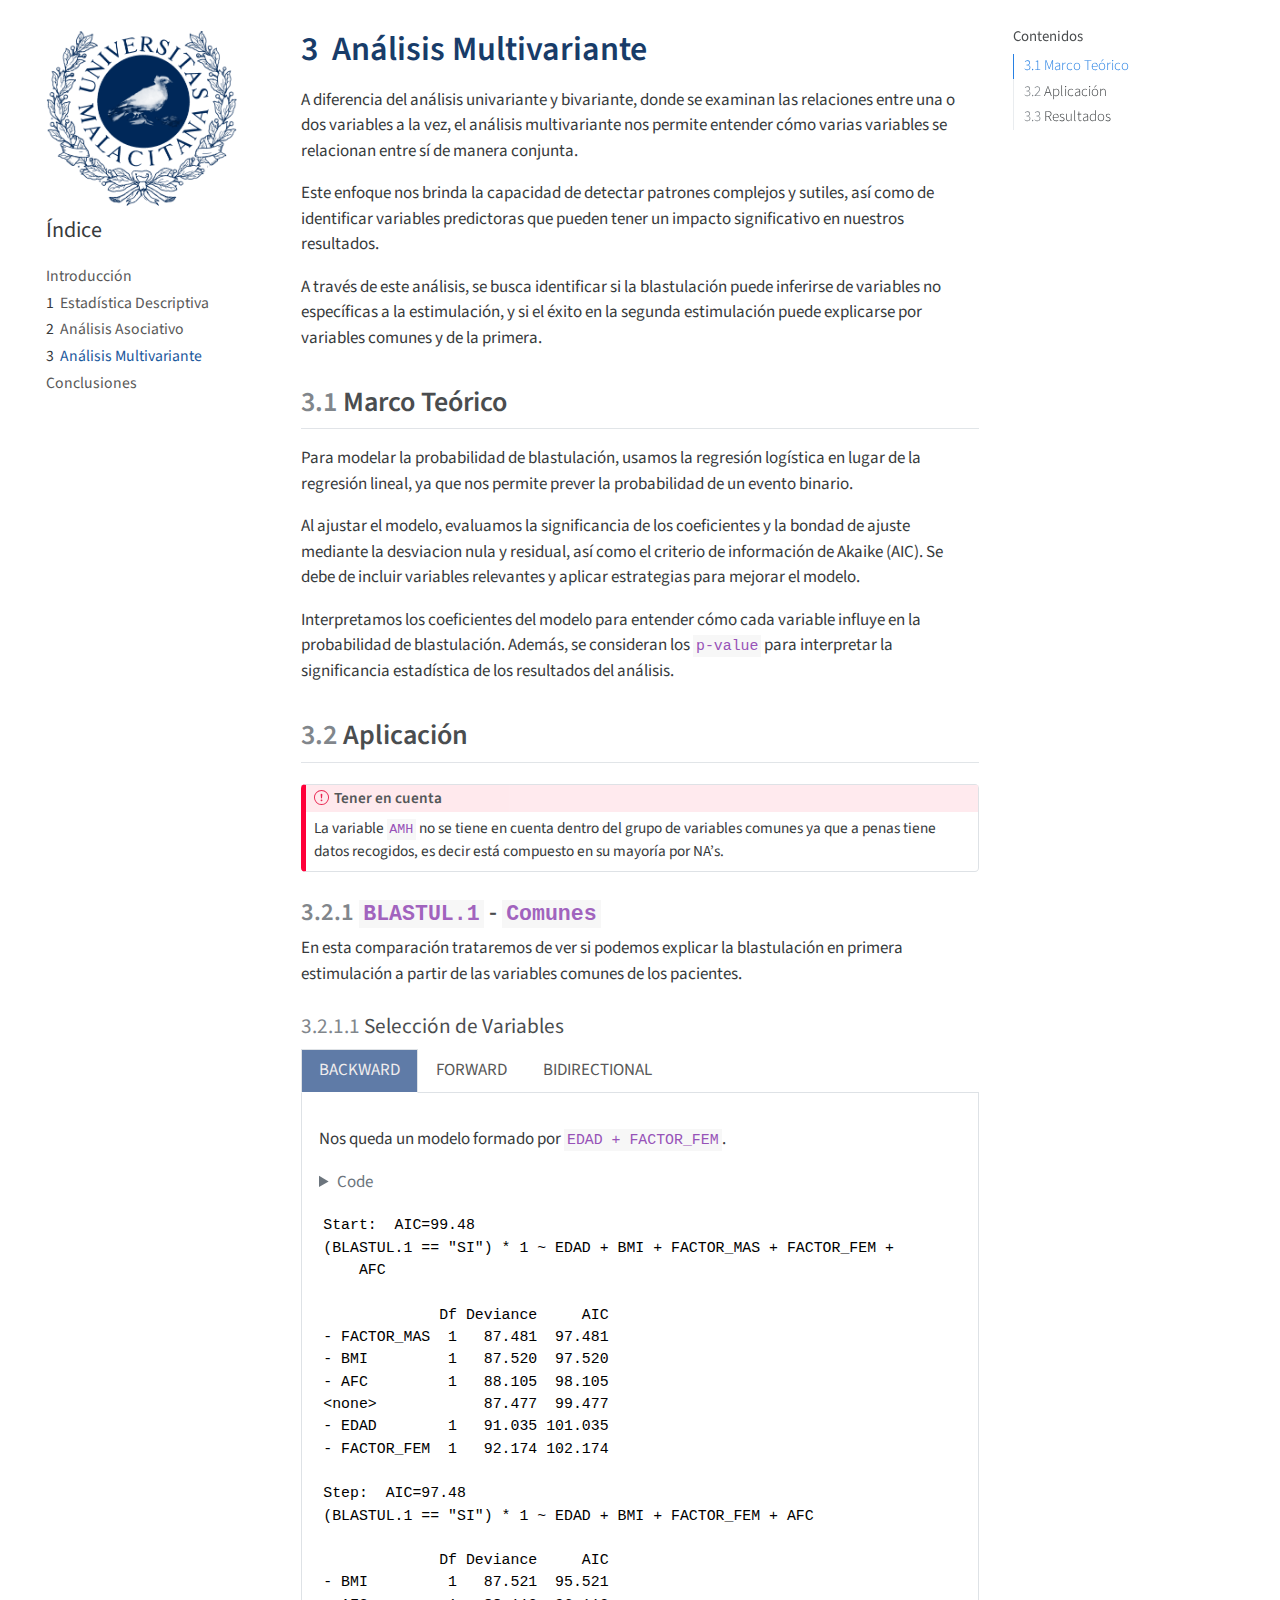
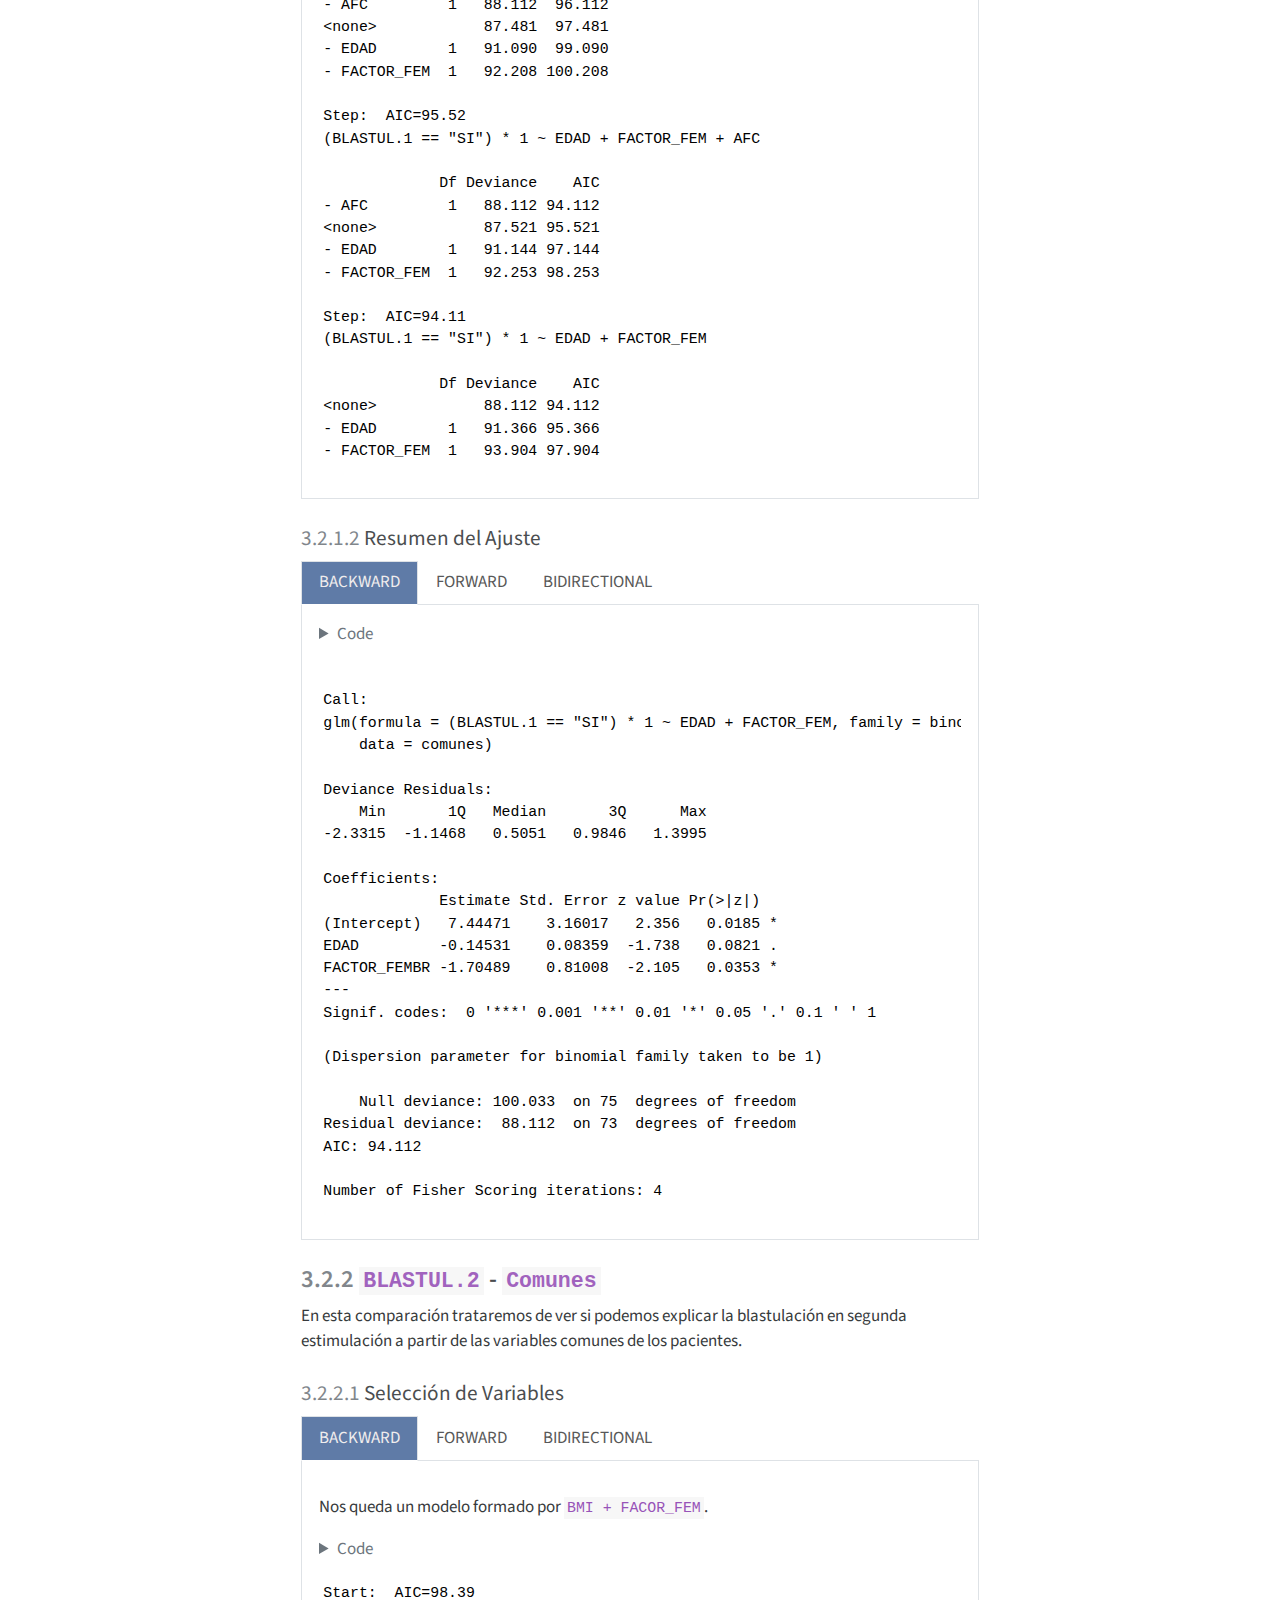
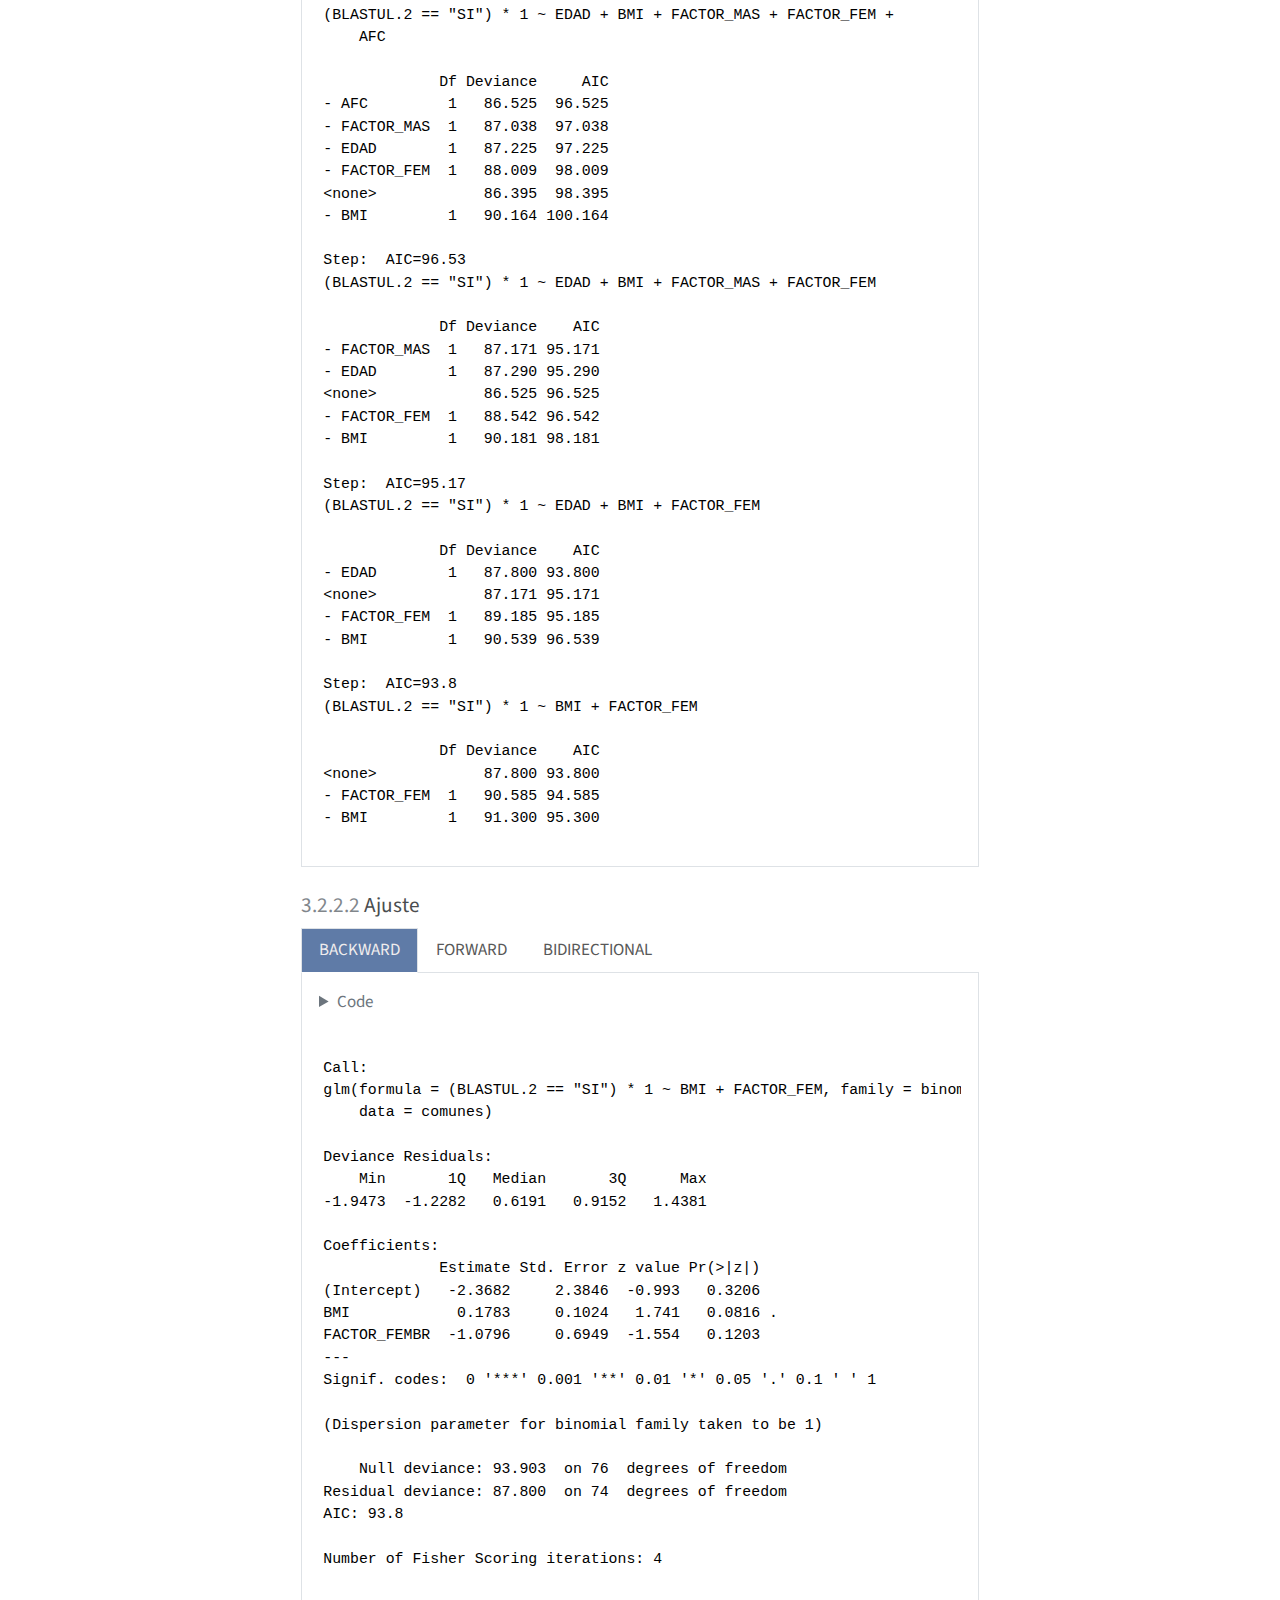
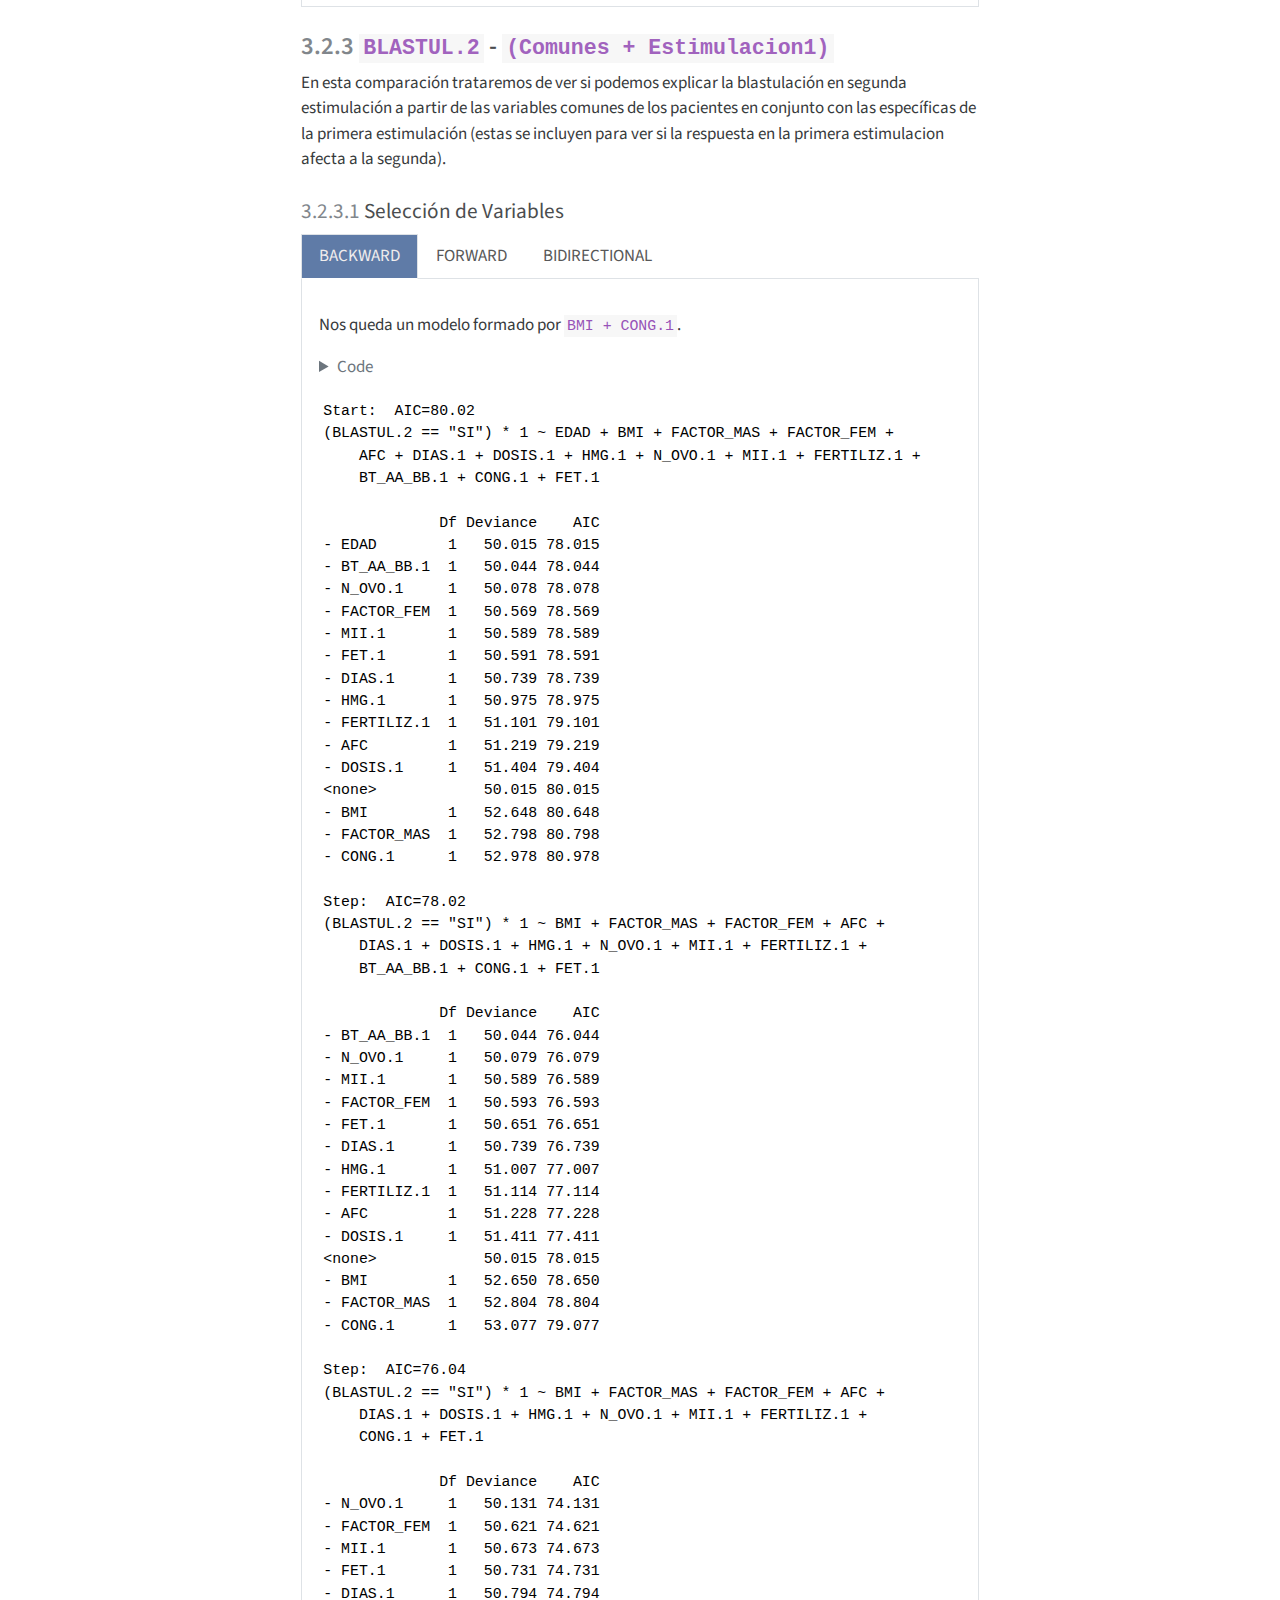
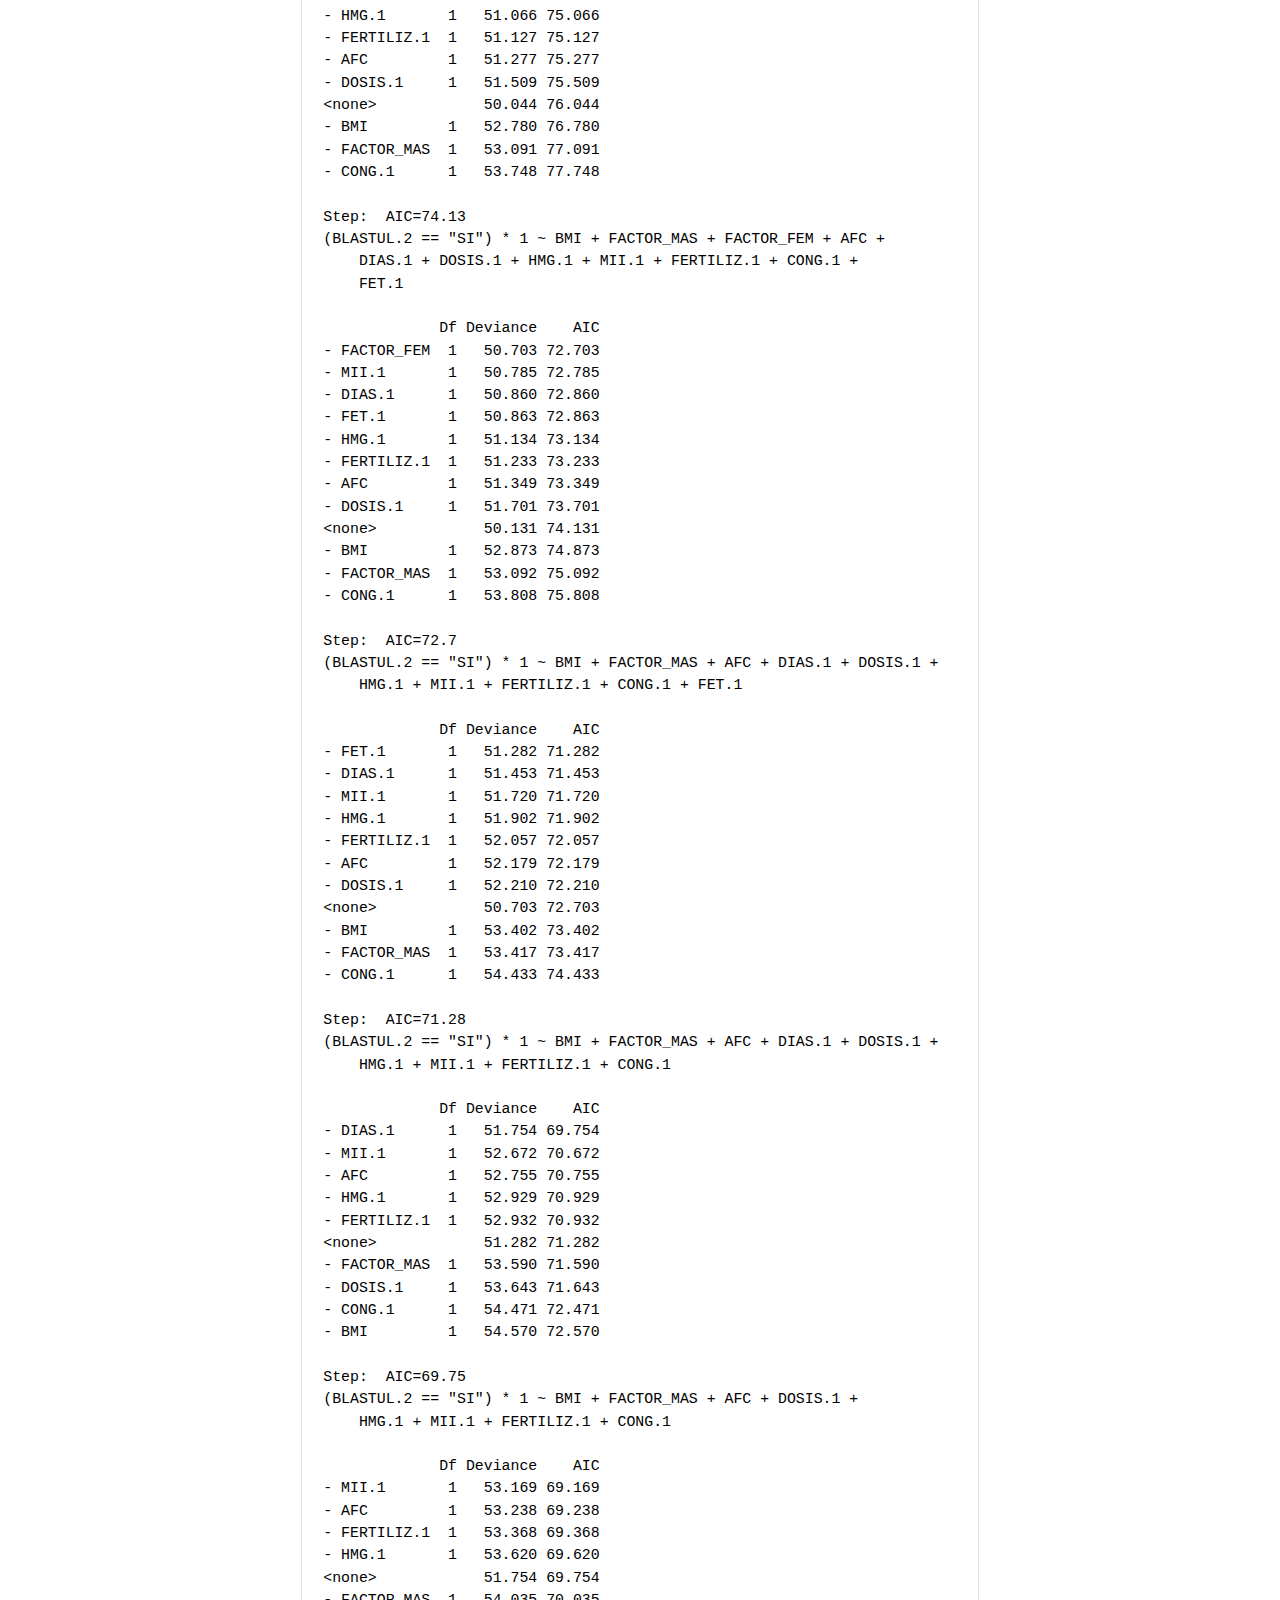
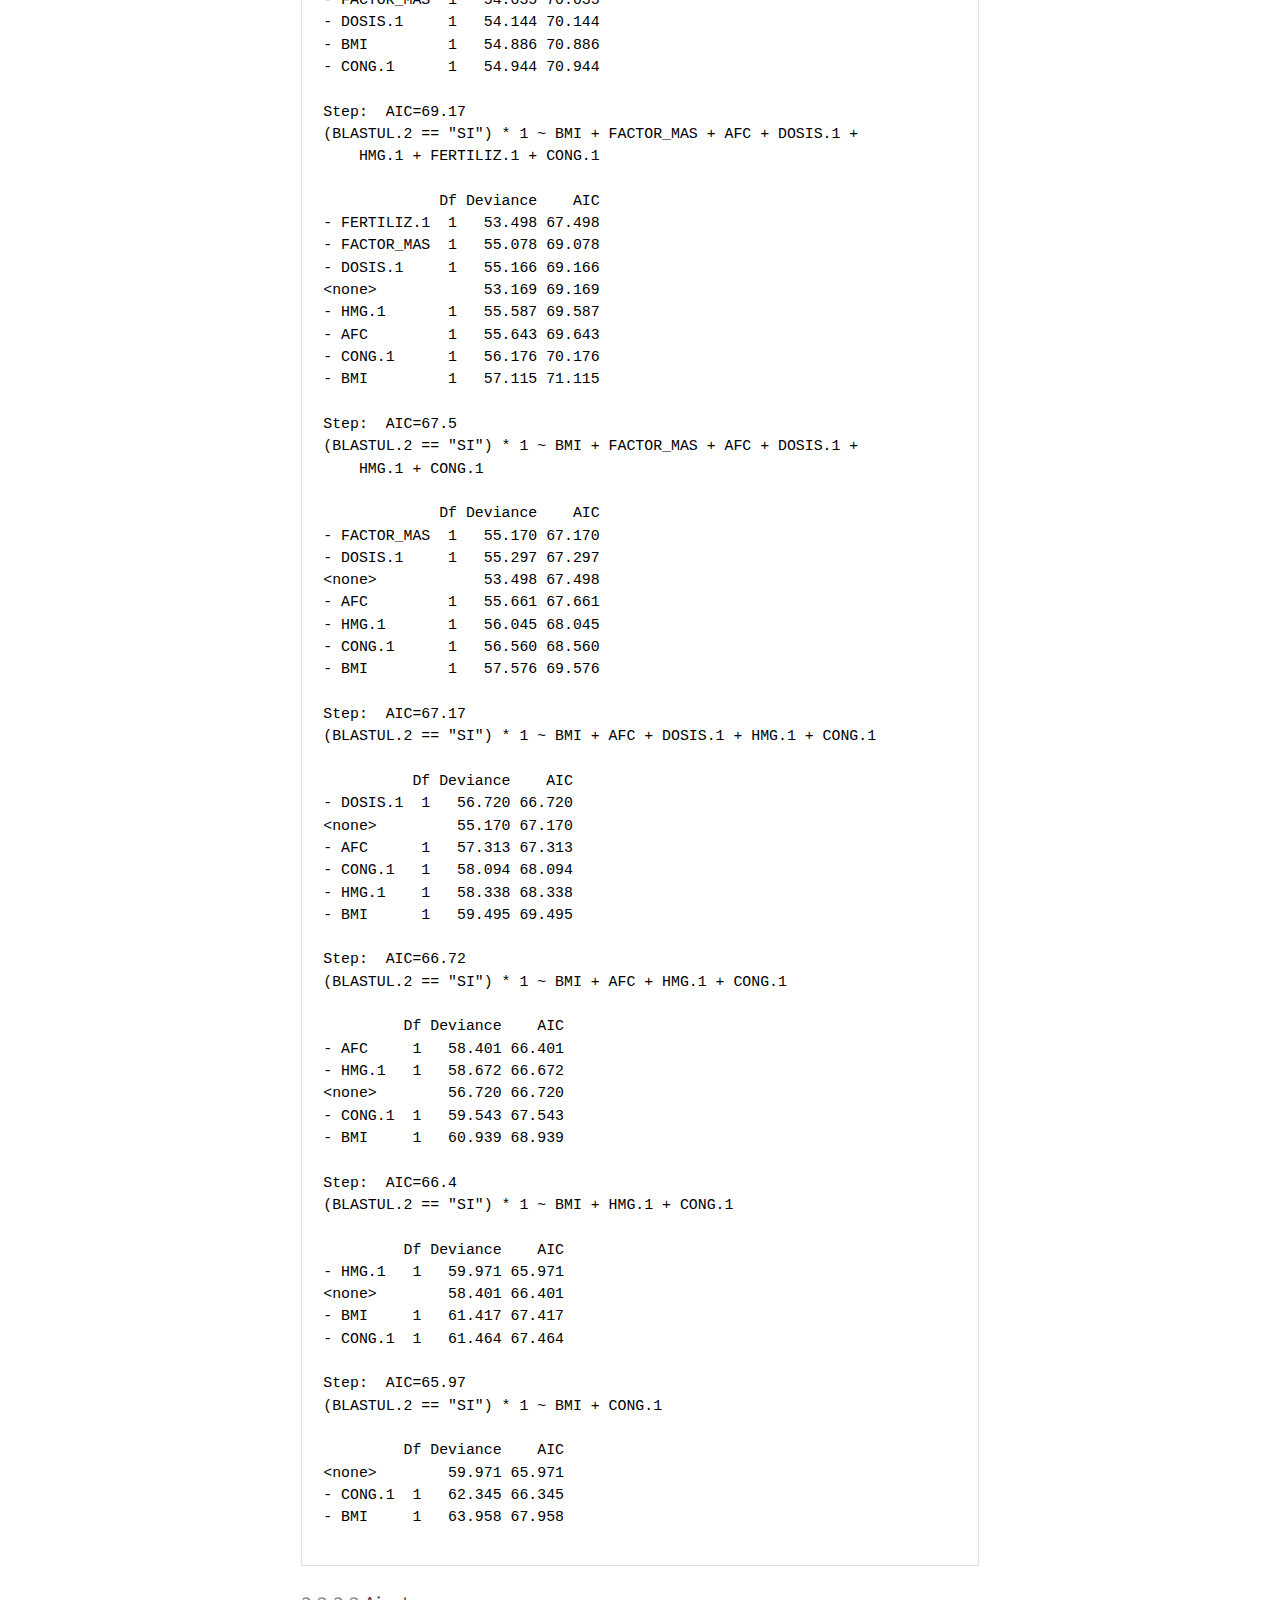
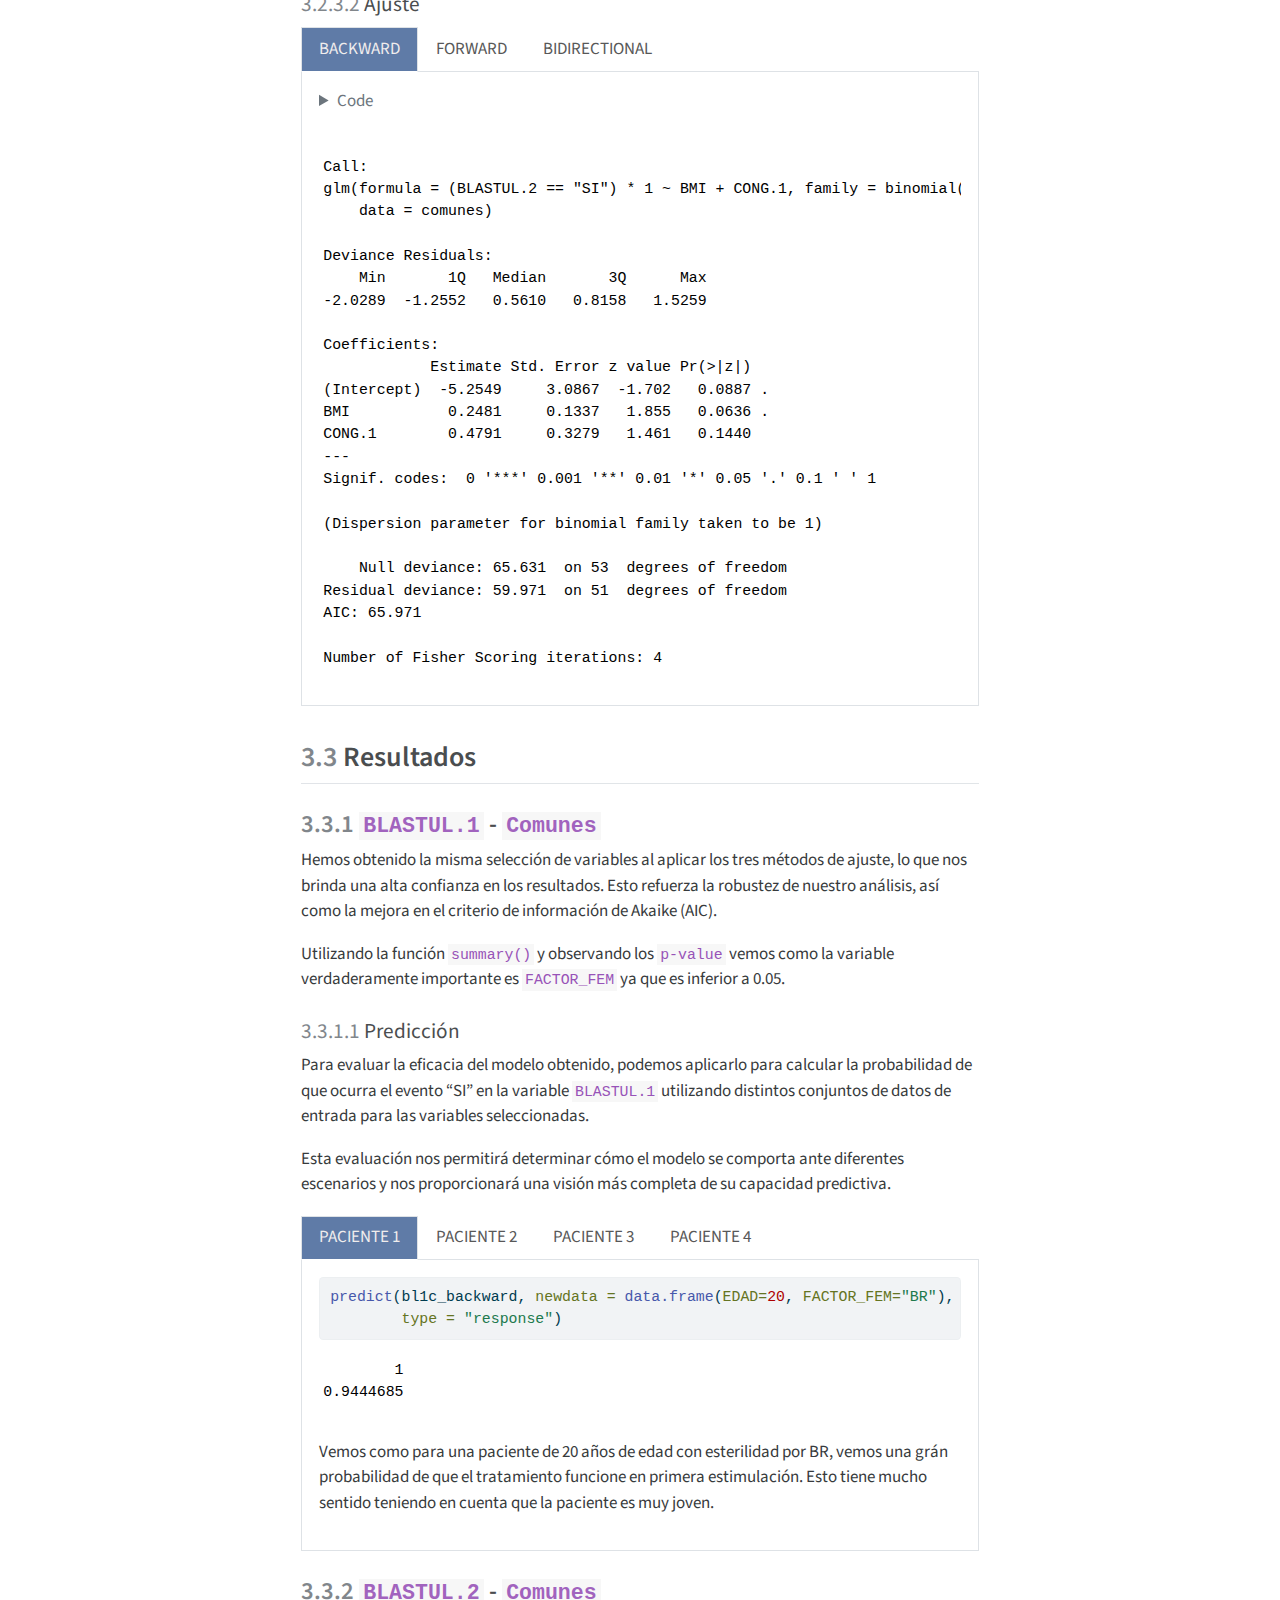
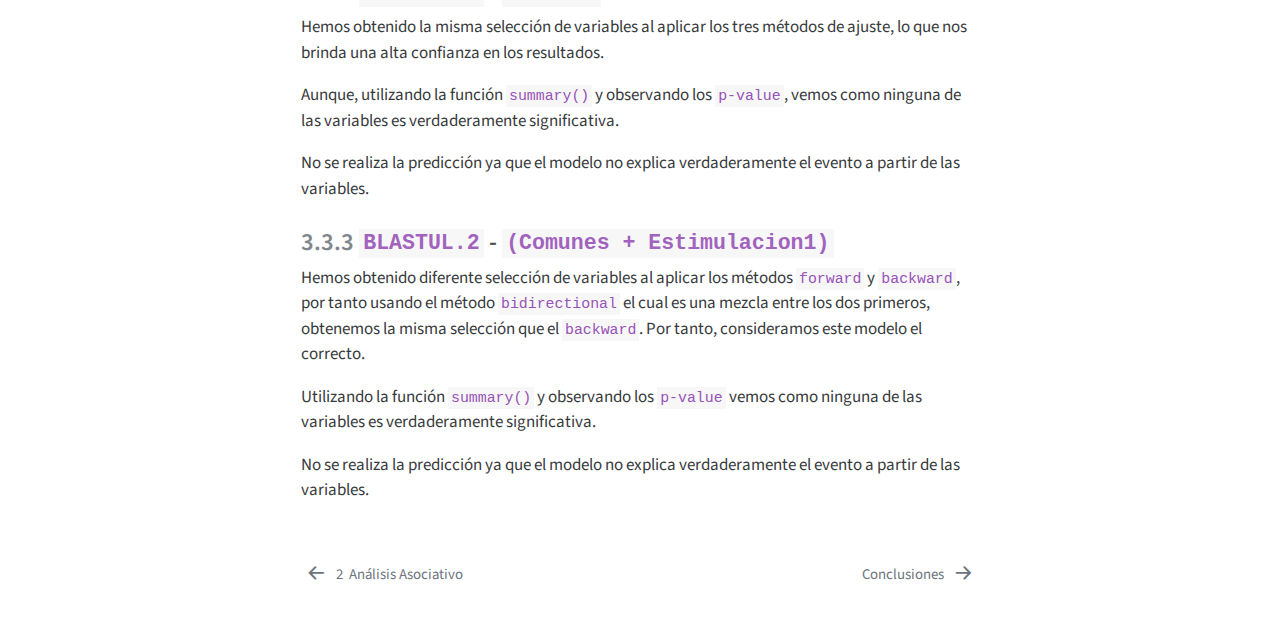
<file: analisis_multi.html>
<!DOCTYPE html>
<html xmlns="http://www.w3.org/1999/xhtml" lang="en" xml:lang="en"><head>

<meta charset="utf-8">
<meta name="generator" content="quarto-1.3.450">

<meta name="viewport" content="width=device-width, initial-scale=1.0, user-scalable=yes">


<title>Análisis de Datos en Técnicas de Reproducción Asistida - 3&nbsp; Análisis Multivariante</title>
<style>
code{white-space: pre-wrap;}
span.smallcaps{font-variant: small-caps;}
div.columns{display: flex; gap: min(4vw, 1.5em);}
div.column{flex: auto; overflow-x: auto;}
div.hanging-indent{margin-left: 1.5em; text-indent: -1.5em;}
ul.task-list{list-style: none;}
ul.task-list li input[type="checkbox"] {
  width: 0.8em;
  margin: 0 0.8em 0.2em -1em; /* quarto-specific, see https://github.com/quarto-dev/quarto-cli/issues/4556 */ 
  vertical-align: middle;
}
/* CSS for syntax highlighting */
pre > code.sourceCode { white-space: pre; position: relative; }
pre > code.sourceCode > span { display: inline-block; line-height: 1.25; }
pre > code.sourceCode > span:empty { height: 1.2em; }
.sourceCode { overflow: visible; }
code.sourceCode > span { color: inherit; text-decoration: inherit; }
div.sourceCode { margin: 1em 0; }
pre.sourceCode { margin: 0; }
@media screen {
div.sourceCode { overflow: auto; }
}
@media print {
pre > code.sourceCode { white-space: pre-wrap; }
pre > code.sourceCode > span { text-indent: -5em; padding-left: 5em; }
}
pre.numberSource code
  { counter-reset: source-line 0; }
pre.numberSource code > span
  { position: relative; left: -4em; counter-increment: source-line; }
pre.numberSource code > span > a:first-child::before
  { content: counter(source-line);
    position: relative; left: -1em; text-align: right; vertical-align: baseline;
    border: none; display: inline-block;
    -webkit-touch-callout: none; -webkit-user-select: none;
    -khtml-user-select: none; -moz-user-select: none;
    -ms-user-select: none; user-select: none;
    padding: 0 4px; width: 4em;
  }
pre.numberSource { margin-left: 3em;  padding-left: 4px; }
div.sourceCode
  {   }
@media screen {
pre > code.sourceCode > span > a:first-child::before { text-decoration: underline; }
}
</style>


<script src="site_libs/quarto-nav/quarto-nav.js"></script>
<script src="site_libs/quarto-nav/headroom.min.js"></script>
<script src="site_libs/clipboard/clipboard.min.js"></script>
<script src="site_libs/quarto-search/autocomplete.umd.js"></script>
<script src="site_libs/quarto-search/fuse.min.js"></script>
<script src="site_libs/quarto-search/quarto-search.js"></script>
<meta name="quarto:offset" content="./">
<link href="./conclusiones.html" rel="next">
<link href="./analisis_asoc.html" rel="prev">
<link href="./umalogo.png" rel="icon" type="image/png">
<script src="site_libs/quarto-html/quarto.js"></script>
<script src="site_libs/quarto-html/popper.min.js"></script>
<script src="site_libs/quarto-html/tippy.umd.min.js"></script>
<script src="site_libs/quarto-html/anchor.min.js"></script>
<link href="site_libs/quarto-html/tippy.css" rel="stylesheet">
<link href="site_libs/quarto-html/quarto-syntax-highlighting.css" rel="stylesheet" id="quarto-text-highlighting-styles">
<script src="site_libs/bootstrap/bootstrap.min.js"></script>
<link href="site_libs/bootstrap/bootstrap-icons.css" rel="stylesheet">
<link href="site_libs/bootstrap/bootstrap.min.css" rel="stylesheet" id="quarto-bootstrap" data-mode="light">
<script id="quarto-search-options" type="application/json">{
  "location": "sidebar",
  "copy-button": false,
  "collapse-after": 3,
  "panel-placement": "start",
  "type": "textbox",
  "limit": 20,
  "language": {
    "search-no-results-text": "No results",
    "search-matching-documents-text": "matching documents",
    "search-copy-link-title": "Copy link to search",
    "search-hide-matches-text": "Hide additional matches",
    "search-more-match-text": "more match in this document",
    "search-more-matches-text": "more matches in this document",
    "search-clear-button-title": "Clear",
    "search-detached-cancel-button-title": "Cancel",
    "search-submit-button-title": "Submit",
    "search-label": "Search"
  }
}</script>


<link rel="stylesheet" href="custom.css">
</head>

<body class="nav-sidebar floating">

<div id="quarto-search-results"></div>
  <header id="quarto-header" class="headroom fixed-top">
  <nav class="quarto-secondary-nav">
    <div class="container-fluid d-flex">
      <button type="button" class="quarto-btn-toggle btn" data-bs-toggle="collapse" data-bs-target="#quarto-sidebar,#quarto-sidebar-glass" aria-controls="quarto-sidebar" aria-expanded="false" aria-label="Toggle sidebar navigation" onclick="if (window.quartoToggleHeadroom) { window.quartoToggleHeadroom(); }">
        <i class="bi bi-layout-text-sidebar-reverse"></i>
      </button>
      <nav class="quarto-page-breadcrumbs" aria-label="breadcrumb"><ol class="breadcrumb"><li class="breadcrumb-item"><a href="./analisis_multi.html"><span class="chapter-number">3</span>&nbsp; <span class="chapter-title">Análisis Multivariante</span></a></li></ol></nav>
      <a class="flex-grow-1" role="button" data-bs-toggle="collapse" data-bs-target="#quarto-sidebar,#quarto-sidebar-glass" aria-controls="quarto-sidebar" aria-expanded="false" aria-label="Toggle sidebar navigation" onclick="if (window.quartoToggleHeadroom) { window.quartoToggleHeadroom(); }">      
      </a>
    </div>
  </nav>
</header>
<!-- content -->
<div id="quarto-content" class="quarto-container page-columns page-rows-contents page-layout-article">
<!-- sidebar -->
  <nav id="quarto-sidebar" class="sidebar collapse collapse-horizontal sidebar-navigation floating overflow-auto">
    <div class="pt-lg-2 mt-2 text-left sidebar-header sidebar-header-stacked">
      <a href="./index.html" class="sidebar-logo-link">
      <img src="./umalogo.png" alt="" class="sidebar-logo py-0 d-lg-inline d-none">
      </a>
    <div class="sidebar-title mb-0 py-0">
      <a href="./">Índice</a> 
    </div>
      </div>
    <div class="sidebar-menu-container"> 
    <ul class="list-unstyled mt-1">
        <li class="sidebar-item">
  <div class="sidebar-item-container"> 
  <a href="./index.html" class="sidebar-item-text sidebar-link">
 <span class="menu-text">Introducción</span></a>
  </div>
</li>
        <li class="sidebar-item">
  <div class="sidebar-item-container"> 
  <a href="./est_descriptiva.html" class="sidebar-item-text sidebar-link">
 <span class="menu-text"><span class="chapter-number">1</span>&nbsp; <span class="chapter-title">Estadística Descriptiva</span></span></a>
  </div>
</li>
        <li class="sidebar-item">
  <div class="sidebar-item-container"> 
  <a href="./analisis_asoc.html" class="sidebar-item-text sidebar-link">
 <span class="menu-text"><span class="chapter-number">2</span>&nbsp; <span class="chapter-title">Análisis Asociativo</span></span></a>
  </div>
</li>
        <li class="sidebar-item">
  <div class="sidebar-item-container"> 
  <a href="./analisis_multi.html" class="sidebar-item-text sidebar-link active">
 <span class="menu-text"><span class="chapter-number">3</span>&nbsp; <span class="chapter-title">Análisis Multivariante</span></span></a>
  </div>
</li>
        <li class="sidebar-item">
  <div class="sidebar-item-container"> 
  <a href="./conclusiones.html" class="sidebar-item-text sidebar-link">
 <span class="menu-text">Conclusiones</span></a>
  </div>
</li>
    </ul>
    </div>
</nav>
<div id="quarto-sidebar-glass" data-bs-toggle="collapse" data-bs-target="#quarto-sidebar,#quarto-sidebar-glass"></div>
<!-- margin-sidebar -->
    <div id="quarto-margin-sidebar" class="sidebar margin-sidebar">
        <nav id="TOC" role="doc-toc" class="toc-active">
    <h2 id="toc-title">Contenidos</h2>
   
  <ul>
  <li><a href="#marco-teórico" id="toc-marco-teórico" class="nav-link active" data-scroll-target="#marco-teórico"><span class="header-section-number">3.1</span> Marco Teórico</a></li>
  <li><a href="#aplicación" id="toc-aplicación" class="nav-link" data-scroll-target="#aplicación"><span class="header-section-number">3.2</span> Aplicación</a>
  <ul>
  <li><a href="#blastul.1---comunes" id="toc-blastul.1---comunes" class="nav-link" data-scroll-target="#blastul.1---comunes"><span class="header-section-number">3.2.1</span> <code>BLASTUL.1</code> - <code>Comunes</code></a>
  <ul class="collapse">
  <li><a href="#selección-de-variables" id="toc-selección-de-variables" class="nav-link" data-scroll-target="#selección-de-variables"><span class="header-section-number">3.2.1.1</span> Selección de Variables</a></li>
  <li><a href="#resumen-del-ajuste" id="toc-resumen-del-ajuste" class="nav-link" data-scroll-target="#resumen-del-ajuste"><span class="header-section-number">3.2.1.2</span> Resumen del Ajuste</a></li>
  </ul></li>
  <li><a href="#blastul.2---comunes" id="toc-blastul.2---comunes" class="nav-link" data-scroll-target="#blastul.2---comunes"><span class="header-section-number">3.2.2</span> <code>BLASTUL.2</code> - <code>Comunes</code></a>
  <ul class="collapse">
  <li><a href="#selección-de-variables-1" id="toc-selección-de-variables-1" class="nav-link" data-scroll-target="#selección-de-variables-1"><span class="header-section-number">3.2.2.1</span> Selección de Variables</a></li>
  <li><a href="#ajuste" id="toc-ajuste" class="nav-link" data-scroll-target="#ajuste"><span class="header-section-number">3.2.2.2</span> Ajuste</a></li>
  </ul></li>
  <li><a href="#blastul.2---comunes-estimulacion1" id="toc-blastul.2---comunes-estimulacion1" class="nav-link" data-scroll-target="#blastul.2---comunes-estimulacion1"><span class="header-section-number">3.2.3</span> <code>BLASTUL.2</code> - <code>(Comunes + Estimulacion1)</code></a>
  <ul class="collapse">
  <li><a href="#selección-de-variables-2" id="toc-selección-de-variables-2" class="nav-link" data-scroll-target="#selección-de-variables-2"><span class="header-section-number">3.2.3.1</span> Selección de Variables</a></li>
  <li><a href="#ajuste-1" id="toc-ajuste-1" class="nav-link" data-scroll-target="#ajuste-1"><span class="header-section-number">3.2.3.2</span> Ajuste</a></li>
  </ul></li>
  </ul></li>
  <li><a href="#resultados" id="toc-resultados" class="nav-link" data-scroll-target="#resultados"><span class="header-section-number">3.3</span> Resultados</a>
  <ul>
  <li><a href="#blastul.1---comunes-1" id="toc-blastul.1---comunes-1" class="nav-link" data-scroll-target="#blastul.1---comunes-1"><span class="header-section-number">3.3.1</span> <code>BLASTUL.1</code> - <code>Comunes</code></a>
  <ul class="collapse">
  <li><a href="#predicción" id="toc-predicción" class="nav-link" data-scroll-target="#predicción"><span class="header-section-number">3.3.1.1</span> Predicción</a></li>
  </ul></li>
  <li><a href="#blastul.2---comunes-1" id="toc-blastul.2---comunes-1" class="nav-link" data-scroll-target="#blastul.2---comunes-1"><span class="header-section-number">3.3.2</span> <code>BLASTUL.2</code> - <code>Comunes</code></a></li>
  <li><a href="#blastul.2---comunes-estimulacion1-1" id="toc-blastul.2---comunes-estimulacion1-1" class="nav-link" data-scroll-target="#blastul.2---comunes-estimulacion1-1"><span class="header-section-number">3.3.3</span> <code>BLASTUL.2</code> - <code>(Comunes + Estimulacion1)</code></a></li>
  </ul></li>
  </ul>
</nav>
    </div>
<!-- main -->
<main class="content" id="quarto-document-content">

<header id="title-block-header" class="quarto-title-block default">
<div class="quarto-title">
<h1 class="title"><span class="chapter-number">3</span>&nbsp; <span class="chapter-title">Análisis Multivariante</span></h1>
</div>



<div class="quarto-title-meta">

    
  
    
  </div>
  

</header>

<p>A diferencia del análisis univariante y bivariante, donde se examinan las relaciones entre una o dos variables a la vez, el análisis multivariante nos permite entender cómo varias variables se relacionan entre sí de manera conjunta.</p>
<p>Este enfoque nos brinda la capacidad de detectar patrones complejos y sutiles, así como de identificar variables predictoras que pueden tener un impacto significativo en nuestros resultados.</p>
<p>A través de este análisis, se busca identificar si la blastulación puede inferirse de variables no específicas a la estimulación, y si el éxito en la segunda estimulación puede explicarse por variables comunes y de la primera.</p>
<section id="marco-teórico" class="level2" data-number="3.1">
<h2 data-number="3.1" class="anchored" data-anchor-id="marco-teórico"><span class="header-section-number">3.1</span> Marco Teórico</h2>
<p>Para modelar la probabilidad de blastulación, usamos la regresión logística en lugar de la regresión lineal, ya que nos permite prever la probabilidad de un evento binario.</p>
<p>Al ajustar el modelo, evaluamos la significancia de los coeficientes y la bondad de ajuste mediante la desviacion nula y residual, así como el criterio de información de Akaike (AIC). Se debe de incluir variables relevantes y aplicar estrategias para mejorar el modelo.</p>
<p>Interpretamos los coeficientes del modelo para entender cómo cada variable influye en la probabilidad de blastulación. Además, se consideran los <code>p-value</code> para interpretar la significancia estadística de los resultados del análisis.</p>
</section>
<section id="aplicación" class="level2" data-number="3.2">
<h2 data-number="3.2" class="anchored" data-anchor-id="aplicación"><span class="header-section-number">3.2</span> Aplicación</h2>
<div class="callout callout-style-default callout-important callout-titled" title="Tener en cuenta">
<div class="callout-header d-flex align-content-center">
<div class="callout-icon-container">
<i class="callout-icon"></i>
</div>
<div class="callout-title-container flex-fill">
Tener en cuenta
</div>
</div>
<div class="callout-body-container callout-body">
<p>La variable <code>AMH</code> no se tiene en cuenta dentro del grupo de variables comunes ya que a penas tiene datos recogidos, es decir está compuesto en su mayoría por NA’s.</p>
</div>
</div>
<section id="blastul.1---comunes" class="level3" data-number="3.2.1">
<h3 data-number="3.2.1" class="anchored" data-anchor-id="blastul.1---comunes"><span class="header-section-number">3.2.1</span> <code>BLASTUL.1</code> - <code>Comunes</code></h3>
<p>En esta comparación trataremos de ver si podemos explicar la blastulación en primera estimulación a partir de las variables comunes de los pacientes.</p>
<section id="selección-de-variables" class="level4" data-number="3.2.1.1">
<h4 data-number="3.2.1.1" class="anchored" data-anchor-id="selección-de-variables"><span class="header-section-number">3.2.1.1</span> Selección de Variables</h4>
<div class="tabset-margin-container"></div><div class="panel-tabset">
<ul class="nav nav-tabs" role="tablist"><li class="nav-item" role="presentation"><a class="nav-link active" id="tabset-1-1-tab" data-bs-toggle="tab" data-bs-target="#tabset-1-1" role="tab" aria-controls="tabset-1-1" aria-selected="true">BACKWARD</a></li><li class="nav-item" role="presentation"><a class="nav-link" id="tabset-1-2-tab" data-bs-toggle="tab" data-bs-target="#tabset-1-2" role="tab" aria-controls="tabset-1-2" aria-selected="false">FORWARD</a></li><li class="nav-item" role="presentation"><a class="nav-link" id="tabset-1-3-tab" data-bs-toggle="tab" data-bs-target="#tabset-1-3" role="tab" aria-controls="tabset-1-3" aria-selected="false">BIDIRECTIONAL</a></li></ul>
<div class="tab-content">
<div id="tabset-1-1" class="tab-pane active" role="tabpanel" aria-labelledby="tabset-1-1-tab">
<p>Nos queda un modelo formado por <code>EDAD + FACTOR_FEM</code>.</p>
<div class="cell">
<details>
<summary>Code</summary>
<div class="sourceCode cell-code" id="cb1"><pre class="sourceCode r code-with-copy"><code class="sourceCode r"><span id="cb1-1"><a href="#cb1-1" aria-hidden="true" tabindex="-1"></a><span class="co"># FILTRADO DEL DATASET</span></span>
<span id="cb1-2"><a href="#cb1-2" aria-hidden="true" tabindex="-1"></a>comunes <span class="ot">&lt;-</span> <span class="fu">subset</span>(datos, <span class="at">select =</span> <span class="fu">c</span>(EDAD, BMI, FACTOR_MAS, FACTOR_FEM, </span>
<span id="cb1-3"><a href="#cb1-3" aria-hidden="true" tabindex="-1"></a>                                    AFC, BLASTUL<span class="fl">.1</span>))</span>
<span id="cb1-4"><a href="#cb1-4" aria-hidden="true" tabindex="-1"></a>comunes <span class="ot">&lt;-</span> <span class="fu">na.omit</span>(comunes)</span>
<span id="cb1-5"><a href="#cb1-5" aria-hidden="true" tabindex="-1"></a></span>
<span id="cb1-6"><a href="#cb1-6" aria-hidden="true" tabindex="-1"></a><span class="co"># CREACION DE MODELOS</span></span>
<span id="cb1-7"><a href="#cb1-7" aria-hidden="true" tabindex="-1"></a>mod_completo <span class="ot">&lt;-</span> <span class="fu">glm</span>((BLASTUL<span class="fl">.1</span><span class="sc">==</span><span class="st">"SI"</span>)<span class="sc">*</span><span class="dv">1</span> <span class="sc">~</span> ., <span class="at">data =</span> comunes, </span>
<span id="cb1-8"><a href="#cb1-8" aria-hidden="true" tabindex="-1"></a>                    <span class="at">family =</span> <span class="fu">binomial</span>(<span class="st">"logit"</span>))</span>
<span id="cb1-9"><a href="#cb1-9" aria-hidden="true" tabindex="-1"></a>mod_basico <span class="ot">&lt;-</span> <span class="fu">glm</span>((BLASTUL<span class="fl">.1</span><span class="sc">==</span><span class="st">"SI"</span>)<span class="sc">*</span><span class="dv">1</span> <span class="sc">~</span> <span class="dv">1</span>, <span class="at">data =</span> comunes, </span>
<span id="cb1-10"><a href="#cb1-10" aria-hidden="true" tabindex="-1"></a>                  <span class="at">family =</span> <span class="fu">binomial</span>(<span class="st">"logit"</span>))</span>
<span id="cb1-11"><a href="#cb1-11" aria-hidden="true" tabindex="-1"></a></span>
<span id="cb1-12"><a href="#cb1-12" aria-hidden="true" tabindex="-1"></a><span class="co"># APLICACIÓN DEL AJUSTE</span></span>
<span id="cb1-13"><a href="#cb1-13" aria-hidden="true" tabindex="-1"></a>bl1c_backward <span class="ot">&lt;-</span> <span class="fu">stepAIC</span>(mod_completo, <span class="at">direction =</span> <span class="st">"backward"</span>, </span>
<span id="cb1-14"><a href="#cb1-14" aria-hidden="true" tabindex="-1"></a>                      <span class="at">scope=</span><span class="fu">list</span>(<span class="at">lower=</span>mod_basico,</span>
<span id="cb1-15"><a href="#cb1-15" aria-hidden="true" tabindex="-1"></a>                                 <span class="at">upper=</span><span class="sc">~</span>EDAD<span class="sc">+</span>BMI<span class="sc">+</span>FACTOR_MAS<span class="sc">+</span>FACTOR_FEM<span class="sc">+</span>AFC))</span></code><button title="Copy to Clipboard" class="code-copy-button"><i class="bi"></i></button></pre></div>
</details>
<div class="cell-output cell-output-stdout">
<pre><code>Start:  AIC=99.48
(BLASTUL.1 == "SI") * 1 ~ EDAD + BMI + FACTOR_MAS + FACTOR_FEM + 
    AFC

             Df Deviance     AIC
- FACTOR_MAS  1   87.481  97.481
- BMI         1   87.520  97.520
- AFC         1   88.105  98.105
&lt;none&gt;            87.477  99.477
- EDAD        1   91.035 101.035
- FACTOR_FEM  1   92.174 102.174

Step:  AIC=97.48
(BLASTUL.1 == "SI") * 1 ~ EDAD + BMI + FACTOR_FEM + AFC

             Df Deviance     AIC
- BMI         1   87.521  95.521
- AFC         1   88.112  96.112
&lt;none&gt;            87.481  97.481
- EDAD        1   91.090  99.090
- FACTOR_FEM  1   92.208 100.208

Step:  AIC=95.52
(BLASTUL.1 == "SI") * 1 ~ EDAD + FACTOR_FEM + AFC

             Df Deviance    AIC
- AFC         1   88.112 94.112
&lt;none&gt;            87.521 95.521
- EDAD        1   91.144 97.144
- FACTOR_FEM  1   92.253 98.253

Step:  AIC=94.11
(BLASTUL.1 == "SI") * 1 ~ EDAD + FACTOR_FEM

             Df Deviance    AIC
&lt;none&gt;            88.112 94.112
- EDAD        1   91.366 95.366
- FACTOR_FEM  1   93.904 97.904</code></pre>
</div>
</div>
</div>
<div id="tabset-1-2" class="tab-pane" role="tabpanel" aria-labelledby="tabset-1-2-tab">
<p>Nos queda un modelo formado por <code>EDAD + FACTOR_FEM</code>.</p>
<div class="cell">
<details>
<summary>Code</summary>
<div class="sourceCode cell-code" id="cb3"><pre class="sourceCode r code-with-copy"><code class="sourceCode r"><span id="cb3-1"><a href="#cb3-1" aria-hidden="true" tabindex="-1"></a><span class="co"># FILTRADO DEL DATASET</span></span>
<span id="cb3-2"><a href="#cb3-2" aria-hidden="true" tabindex="-1"></a>comunes <span class="ot">&lt;-</span> <span class="fu">subset</span>(datos, <span class="at">select =</span> <span class="fu">c</span>(EDAD, BMI, FACTOR_MAS, FACTOR_FEM, </span>
<span id="cb3-3"><a href="#cb3-3" aria-hidden="true" tabindex="-1"></a>                                    AFC, BLASTUL<span class="fl">.1</span>))</span>
<span id="cb3-4"><a href="#cb3-4" aria-hidden="true" tabindex="-1"></a>comunes <span class="ot">&lt;-</span> <span class="fu">na.omit</span>(comunes)</span>
<span id="cb3-5"><a href="#cb3-5" aria-hidden="true" tabindex="-1"></a></span>
<span id="cb3-6"><a href="#cb3-6" aria-hidden="true" tabindex="-1"></a><span class="co"># CREACION DE MODELOS</span></span>
<span id="cb3-7"><a href="#cb3-7" aria-hidden="true" tabindex="-1"></a>mod_completo <span class="ot">&lt;-</span> <span class="fu">glm</span>((BLASTUL<span class="fl">.1</span><span class="sc">==</span><span class="st">"SI"</span>)<span class="sc">*</span><span class="dv">1</span> <span class="sc">~</span> ., <span class="at">data =</span> comunes, </span>
<span id="cb3-8"><a href="#cb3-8" aria-hidden="true" tabindex="-1"></a>                    <span class="at">family =</span> <span class="fu">binomial</span>(<span class="st">"logit"</span>))</span>
<span id="cb3-9"><a href="#cb3-9" aria-hidden="true" tabindex="-1"></a>mod_basico <span class="ot">&lt;-</span> <span class="fu">glm</span>((BLASTUL<span class="fl">.1</span><span class="sc">==</span><span class="st">"SI"</span>)<span class="sc">*</span><span class="dv">1</span> <span class="sc">~</span> <span class="dv">1</span>, <span class="at">data =</span> comunes, </span>
<span id="cb3-10"><a href="#cb3-10" aria-hidden="true" tabindex="-1"></a>                  <span class="at">family =</span> <span class="fu">binomial</span>(<span class="st">"logit"</span>))</span>
<span id="cb3-11"><a href="#cb3-11" aria-hidden="true" tabindex="-1"></a></span>
<span id="cb3-12"><a href="#cb3-12" aria-hidden="true" tabindex="-1"></a><span class="co"># FORWARD</span></span>
<span id="cb3-13"><a href="#cb3-13" aria-hidden="true" tabindex="-1"></a>bl1c_forward <span class="ot">&lt;-</span> <span class="fu">stepAIC</span>(mod_basico, <span class="at">direction =</span> <span class="st">"forward"</span>, </span>
<span id="cb3-14"><a href="#cb3-14" aria-hidden="true" tabindex="-1"></a>                     <span class="at">scope=</span><span class="fu">list</span>(<span class="at">lower=</span>mod_basico,</span>
<span id="cb3-15"><a href="#cb3-15" aria-hidden="true" tabindex="-1"></a>                                <span class="at">upper=</span><span class="sc">~</span>EDAD<span class="sc">+</span>BMI<span class="sc">+</span>FACTOR_MAS<span class="sc">+</span>FACTOR_FEM<span class="sc">+</span>AFC))</span></code><button title="Copy to Clipboard" class="code-copy-button"><i class="bi"></i></button></pre></div>
</details>
<div class="cell-output cell-output-stdout">
<pre><code>Start:  AIC=102.03
(BLASTUL.1 == "SI") * 1 ~ 1

             Df Deviance     AIC
+ FACTOR_FEM  1   91.366  95.366
+ EDAD        1   93.904  97.904
&lt;none&gt;           100.033 102.033
+ AFC         1   98.575 102.575
+ FACTOR_MAS  1  100.023 104.023
+ BMI         1  100.032 104.032

Step:  AIC=95.37
(BLASTUL.1 == "SI") * 1 ~ FACTOR_FEM

             Df Deviance    AIC
+ EDAD        1   88.112 94.112
&lt;none&gt;            91.366 95.366
+ AFC         1   91.144 97.144
+ FACTOR_MAS  1   91.321 97.321
+ BMI         1   91.355 97.355

Step:  AIC=94.11
(BLASTUL.1 == "SI") * 1 ~ FACTOR_FEM + EDAD

             Df Deviance    AIC
&lt;none&gt;            88.112 94.112
+ AFC         1   87.521 95.521
+ FACTOR_MAS  1   88.105 96.105
+ BMI         1   88.112 96.112</code></pre>
</div>
</div>
</div>
<div id="tabset-1-3" class="tab-pane" role="tabpanel" aria-labelledby="tabset-1-3-tab">
<p>Nos queda un modelo formado por <code>EDAD + FACTOR_FEM</code>.</p>
<div class="cell">
<details>
<summary>Code</summary>
<div class="sourceCode cell-code" id="cb5"><pre class="sourceCode r code-with-copy"><code class="sourceCode r"><span id="cb5-1"><a href="#cb5-1" aria-hidden="true" tabindex="-1"></a><span class="co"># FILTRADO DEL DATASET</span></span>
<span id="cb5-2"><a href="#cb5-2" aria-hidden="true" tabindex="-1"></a>comunes <span class="ot">&lt;-</span> <span class="fu">subset</span>(datos, <span class="at">select =</span> <span class="fu">c</span>(EDAD, BMI, FACTOR_MAS, FACTOR_FEM, </span>
<span id="cb5-3"><a href="#cb5-3" aria-hidden="true" tabindex="-1"></a>                                    AFC, BLASTUL<span class="fl">.1</span>))</span>
<span id="cb5-4"><a href="#cb5-4" aria-hidden="true" tabindex="-1"></a>comunes <span class="ot">&lt;-</span> <span class="fu">na.omit</span>(comunes)</span>
<span id="cb5-5"><a href="#cb5-5" aria-hidden="true" tabindex="-1"></a></span>
<span id="cb5-6"><a href="#cb5-6" aria-hidden="true" tabindex="-1"></a><span class="co"># CREACION DE MODELOS</span></span>
<span id="cb5-7"><a href="#cb5-7" aria-hidden="true" tabindex="-1"></a>mod_completo <span class="ot">&lt;-</span> <span class="fu">glm</span>((BLASTUL<span class="fl">.1</span><span class="sc">==</span><span class="st">"SI"</span>)<span class="sc">*</span><span class="dv">1</span> <span class="sc">~</span> ., <span class="at">data =</span> comunes, </span>
<span id="cb5-8"><a href="#cb5-8" aria-hidden="true" tabindex="-1"></a>                    <span class="at">family =</span> <span class="fu">binomial</span>(<span class="st">"logit"</span>))</span>
<span id="cb5-9"><a href="#cb5-9" aria-hidden="true" tabindex="-1"></a>mod_basico <span class="ot">&lt;-</span> <span class="fu">glm</span>((BLASTUL<span class="fl">.1</span><span class="sc">==</span><span class="st">"SI"</span>)<span class="sc">*</span><span class="dv">1</span> <span class="sc">~</span> <span class="dv">1</span>, <span class="at">data =</span> comunes, </span>
<span id="cb5-10"><a href="#cb5-10" aria-hidden="true" tabindex="-1"></a>                  <span class="at">family =</span> <span class="fu">binomial</span>(<span class="st">"logit"</span>))</span>
<span id="cb5-11"><a href="#cb5-11" aria-hidden="true" tabindex="-1"></a></span>
<span id="cb5-12"><a href="#cb5-12" aria-hidden="true" tabindex="-1"></a><span class="co"># BIDIRECTIONAL</span></span>
<span id="cb5-13"><a href="#cb5-13" aria-hidden="true" tabindex="-1"></a>bl1c_both <span class="ot">&lt;-</span> <span class="fu">stepAIC</span>(mod_completo, <span class="at">direction =</span> <span class="st">"both"</span>)</span></code><button title="Copy to Clipboard" class="code-copy-button"><i class="bi"></i></button></pre></div>
</details>
<div class="cell-output cell-output-stdout">
<pre><code>Start:  AIC=99.48
(BLASTUL.1 == "SI") * 1 ~ EDAD + BMI + FACTOR_MAS + FACTOR_FEM + 
    AFC

             Df Deviance     AIC
- FACTOR_MAS  1   87.481  97.481
- BMI         1   87.520  97.520
- AFC         1   88.105  98.105
&lt;none&gt;            87.477  99.477
- EDAD        1   91.035 101.035
- FACTOR_FEM  1   92.174 102.174

Step:  AIC=97.48
(BLASTUL.1 == "SI") * 1 ~ EDAD + BMI + FACTOR_FEM + AFC

             Df Deviance     AIC
- BMI         1   87.521  95.521
- AFC         1   88.112  96.112
&lt;none&gt;            87.481  97.481
- EDAD        1   91.090  99.090
+ FACTOR_MAS  1   87.477  99.477
- FACTOR_FEM  1   92.208 100.208

Step:  AIC=95.52
(BLASTUL.1 == "SI") * 1 ~ EDAD + FACTOR_FEM + AFC

             Df Deviance    AIC
- AFC         1   88.112 94.112
&lt;none&gt;            87.521 95.521
- EDAD        1   91.144 97.144
+ BMI         1   87.481 97.481
+ FACTOR_MAS  1   87.520 97.520
- FACTOR_FEM  1   92.253 98.253

Step:  AIC=94.11
(BLASTUL.1 == "SI") * 1 ~ EDAD + FACTOR_FEM

             Df Deviance    AIC
&lt;none&gt;            88.112 94.112
- EDAD        1   91.366 95.366
+ AFC         1   87.521 95.521
+ FACTOR_MAS  1   88.105 96.105
+ BMI         1   88.112 96.112
- FACTOR_FEM  1   93.904 97.904</code></pre>
</div>
</div>
</div>
</div>
</div>
</section>
<section id="resumen-del-ajuste" class="level4" data-number="3.2.1.2">
<h4 data-number="3.2.1.2" class="anchored" data-anchor-id="resumen-del-ajuste"><span class="header-section-number">3.2.1.2</span> Resumen del Ajuste</h4>
<div class="tabset-margin-container"></div><div class="panel-tabset">
<ul class="nav nav-tabs" role="tablist"><li class="nav-item" role="presentation"><a class="nav-link active" id="tabset-2-1-tab" data-bs-toggle="tab" data-bs-target="#tabset-2-1" role="tab" aria-controls="tabset-2-1" aria-selected="true">BACKWARD</a></li><li class="nav-item" role="presentation"><a class="nav-link" id="tabset-2-2-tab" data-bs-toggle="tab" data-bs-target="#tabset-2-2" role="tab" aria-controls="tabset-2-2" aria-selected="false">FORWARD</a></li><li class="nav-item" role="presentation"><a class="nav-link" id="tabset-2-3-tab" data-bs-toggle="tab" data-bs-target="#tabset-2-3" role="tab" aria-controls="tabset-2-3" aria-selected="false">BIDIRECTIONAL</a></li></ul>
<div class="tab-content">
<div id="tabset-2-1" class="tab-pane active" role="tabpanel" aria-labelledby="tabset-2-1-tab">
<div class="cell">
<details>
<summary>Code</summary>
<div class="sourceCode cell-code" id="cb7"><pre class="sourceCode r code-with-copy"><code class="sourceCode r"><span id="cb7-1"><a href="#cb7-1" aria-hidden="true" tabindex="-1"></a><span class="fu">summary</span>(bl1c_backward)</span></code><button title="Copy to Clipboard" class="code-copy-button"><i class="bi"></i></button></pre></div>
</details>
<div class="cell-output cell-output-stdout">
<pre><code>
Call:
glm(formula = (BLASTUL.1 == "SI") * 1 ~ EDAD + FACTOR_FEM, family = binomial("logit"), 
    data = comunes)

Deviance Residuals: 
    Min       1Q   Median       3Q      Max  
-2.3315  -1.1468   0.5051   0.9846   1.3995  

Coefficients:
             Estimate Std. Error z value Pr(&gt;|z|)  
(Intercept)   7.44471    3.16017   2.356   0.0185 *
EDAD         -0.14531    0.08359  -1.738   0.0821 .
FACTOR_FEMBR -1.70489    0.81008  -2.105   0.0353 *
---
Signif. codes:  0 '***' 0.001 '**' 0.01 '*' 0.05 '.' 0.1 ' ' 1

(Dispersion parameter for binomial family taken to be 1)

    Null deviance: 100.033  on 75  degrees of freedom
Residual deviance:  88.112  on 73  degrees of freedom
AIC: 94.112

Number of Fisher Scoring iterations: 4</code></pre>
</div>
</div>
</div>
<div id="tabset-2-2" class="tab-pane" role="tabpanel" aria-labelledby="tabset-2-2-tab">
<div class="cell">
<details>
<summary>Code</summary>
<div class="sourceCode cell-code" id="cb9"><pre class="sourceCode r code-with-copy"><code class="sourceCode r"><span id="cb9-1"><a href="#cb9-1" aria-hidden="true" tabindex="-1"></a><span class="fu">summary</span>(bl1c_forward)</span></code><button title="Copy to Clipboard" class="code-copy-button"><i class="bi"></i></button></pre></div>
</details>
<div class="cell-output cell-output-stdout">
<pre><code>
Call:
glm(formula = (BLASTUL.1 == "SI") * 1 ~ FACTOR_FEM + EDAD, family = binomial("logit"), 
    data = comunes)

Deviance Residuals: 
    Min       1Q   Median       3Q      Max  
-2.3315  -1.1468   0.5051   0.9846   1.3995  

Coefficients:
             Estimate Std. Error z value Pr(&gt;|z|)  
(Intercept)   7.44471    3.16017   2.356   0.0185 *
FACTOR_FEMBR -1.70489    0.81008  -2.105   0.0353 *
EDAD         -0.14531    0.08359  -1.738   0.0821 .
---
Signif. codes:  0 '***' 0.001 '**' 0.01 '*' 0.05 '.' 0.1 ' ' 1

(Dispersion parameter for binomial family taken to be 1)

    Null deviance: 100.033  on 75  degrees of freedom
Residual deviance:  88.112  on 73  degrees of freedom
AIC: 94.112

Number of Fisher Scoring iterations: 4</code></pre>
</div>
</div>
</div>
<div id="tabset-2-3" class="tab-pane" role="tabpanel" aria-labelledby="tabset-2-3-tab">
<div class="cell">
<details>
<summary>Code</summary>
<div class="sourceCode cell-code" id="cb11"><pre class="sourceCode r code-with-copy"><code class="sourceCode r"><span id="cb11-1"><a href="#cb11-1" aria-hidden="true" tabindex="-1"></a><span class="fu">summary</span>(bl1c_both)</span></code><button title="Copy to Clipboard" class="code-copy-button"><i class="bi"></i></button></pre></div>
</details>
<div class="cell-output cell-output-stdout">
<pre><code>
Call:
glm(formula = (BLASTUL.1 == "SI") * 1 ~ EDAD + FACTOR_FEM, family = binomial("logit"), 
    data = comunes)

Deviance Residuals: 
    Min       1Q   Median       3Q      Max  
-2.3315  -1.1468   0.5051   0.9846   1.3995  

Coefficients:
             Estimate Std. Error z value Pr(&gt;|z|)  
(Intercept)   7.44471    3.16017   2.356   0.0185 *
EDAD         -0.14531    0.08359  -1.738   0.0821 .
FACTOR_FEMBR -1.70489    0.81008  -2.105   0.0353 *
---
Signif. codes:  0 '***' 0.001 '**' 0.01 '*' 0.05 '.' 0.1 ' ' 1

(Dispersion parameter for binomial family taken to be 1)

    Null deviance: 100.033  on 75  degrees of freedom
Residual deviance:  88.112  on 73  degrees of freedom
AIC: 94.112

Number of Fisher Scoring iterations: 4</code></pre>
</div>
</div>
</div>
</div>
</div>
</section>
</section>
<section id="blastul.2---comunes" class="level3" data-number="3.2.2">
<h3 data-number="3.2.2" class="anchored" data-anchor-id="blastul.2---comunes"><span class="header-section-number">3.2.2</span> <code>BLASTUL.2</code> - <code>Comunes</code></h3>
<p>En esta comparación trataremos de ver si podemos explicar la blastulación en segunda estimulación a partir de las variables comunes de los pacientes.</p>
<section id="selección-de-variables-1" class="level4" data-number="3.2.2.1">
<h4 data-number="3.2.2.1" class="anchored" data-anchor-id="selección-de-variables-1"><span class="header-section-number">3.2.2.1</span> Selección de Variables</h4>
<div class="tabset-margin-container"></div><div class="panel-tabset">
<ul class="nav nav-tabs" role="tablist"><li class="nav-item" role="presentation"><a class="nav-link active" id="tabset-3-1-tab" data-bs-toggle="tab" data-bs-target="#tabset-3-1" role="tab" aria-controls="tabset-3-1" aria-selected="true">BACKWARD</a></li><li class="nav-item" role="presentation"><a class="nav-link" id="tabset-3-2-tab" data-bs-toggle="tab" data-bs-target="#tabset-3-2" role="tab" aria-controls="tabset-3-2" aria-selected="false">FORWARD</a></li><li class="nav-item" role="presentation"><a class="nav-link" id="tabset-3-3-tab" data-bs-toggle="tab" data-bs-target="#tabset-3-3" role="tab" aria-controls="tabset-3-3" aria-selected="false">BIDIRECTIONAL</a></li></ul>
<div class="tab-content">
<div id="tabset-3-1" class="tab-pane active" role="tabpanel" aria-labelledby="tabset-3-1-tab">
<p>Nos queda un modelo formado por <code>BMI + FACOR_FEM</code>.</p>
<div class="cell">
<details>
<summary>Code</summary>
<div class="sourceCode cell-code" id="cb13"><pre class="sourceCode r code-with-copy"><code class="sourceCode r"><span id="cb13-1"><a href="#cb13-1" aria-hidden="true" tabindex="-1"></a><span class="co"># FILTRADO DEL DATASET</span></span>
<span id="cb13-2"><a href="#cb13-2" aria-hidden="true" tabindex="-1"></a>comunes <span class="ot">&lt;-</span> <span class="fu">subset</span>(datos, <span class="at">select =</span> <span class="fu">c</span>(EDAD, BMI, FACTOR_MAS, FACTOR_FEM, </span>
<span id="cb13-3"><a href="#cb13-3" aria-hidden="true" tabindex="-1"></a>                                    AFC, BLASTUL<span class="fl">.2</span>))</span>
<span id="cb13-4"><a href="#cb13-4" aria-hidden="true" tabindex="-1"></a>comunes <span class="ot">&lt;-</span> <span class="fu">na.omit</span>(comunes)</span>
<span id="cb13-5"><a href="#cb13-5" aria-hidden="true" tabindex="-1"></a></span>
<span id="cb13-6"><a href="#cb13-6" aria-hidden="true" tabindex="-1"></a><span class="co"># CREACION DE MODELOS</span></span>
<span id="cb13-7"><a href="#cb13-7" aria-hidden="true" tabindex="-1"></a>mod_completo <span class="ot">&lt;-</span> <span class="fu">glm</span>((BLASTUL<span class="fl">.2</span><span class="sc">==</span><span class="st">"SI"</span>)<span class="sc">*</span><span class="dv">1</span> <span class="sc">~</span> ., <span class="at">data =</span> comunes, </span>
<span id="cb13-8"><a href="#cb13-8" aria-hidden="true" tabindex="-1"></a>                    <span class="at">family =</span> <span class="fu">binomial</span>(<span class="st">"logit"</span>))</span>
<span id="cb13-9"><a href="#cb13-9" aria-hidden="true" tabindex="-1"></a>mod_basico <span class="ot">&lt;-</span> <span class="fu">glm</span>((BLASTUL<span class="fl">.2</span><span class="sc">==</span><span class="st">"SI"</span>)<span class="sc">*</span><span class="dv">1</span> <span class="sc">~</span> <span class="dv">1</span>, <span class="at">data =</span> comunes, </span>
<span id="cb13-10"><a href="#cb13-10" aria-hidden="true" tabindex="-1"></a>                  <span class="at">family =</span> <span class="fu">binomial</span>(<span class="st">"logit"</span>))</span>
<span id="cb13-11"><a href="#cb13-11" aria-hidden="true" tabindex="-1"></a></span>
<span id="cb13-12"><a href="#cb13-12" aria-hidden="true" tabindex="-1"></a><span class="co"># BACKWARD</span></span>
<span id="cb13-13"><a href="#cb13-13" aria-hidden="true" tabindex="-1"></a>bl2c_backward <span class="ot">&lt;-</span> <span class="fu">stepAIC</span>(mod_completo, <span class="at">direction =</span> <span class="st">"backward"</span>, </span>
<span id="cb13-14"><a href="#cb13-14" aria-hidden="true" tabindex="-1"></a>                         <span class="at">scope=</span><span class="fu">list</span>(<span class="at">lower=</span>mod_basico,</span>
<span id="cb13-15"><a href="#cb13-15" aria-hidden="true" tabindex="-1"></a>                                    <span class="at">upper=</span><span class="sc">~</span>EDAD<span class="sc">+</span>BMI<span class="sc">+</span>FACTOR_MAS<span class="sc">+</span>FACTOR_FEM<span class="sc">+</span>AFC))</span></code><button title="Copy to Clipboard" class="code-copy-button"><i class="bi"></i></button></pre></div>
</details>
<div class="cell-output cell-output-stdout">
<pre><code>Start:  AIC=98.39
(BLASTUL.2 == "SI") * 1 ~ EDAD + BMI + FACTOR_MAS + FACTOR_FEM + 
    AFC

             Df Deviance     AIC
- AFC         1   86.525  96.525
- FACTOR_MAS  1   87.038  97.038
- EDAD        1   87.225  97.225
- FACTOR_FEM  1   88.009  98.009
&lt;none&gt;            86.395  98.395
- BMI         1   90.164 100.164

Step:  AIC=96.53
(BLASTUL.2 == "SI") * 1 ~ EDAD + BMI + FACTOR_MAS + FACTOR_FEM

             Df Deviance    AIC
- FACTOR_MAS  1   87.171 95.171
- EDAD        1   87.290 95.290
&lt;none&gt;            86.525 96.525
- FACTOR_FEM  1   88.542 96.542
- BMI         1   90.181 98.181

Step:  AIC=95.17
(BLASTUL.2 == "SI") * 1 ~ EDAD + BMI + FACTOR_FEM

             Df Deviance    AIC
- EDAD        1   87.800 93.800
&lt;none&gt;            87.171 95.171
- FACTOR_FEM  1   89.185 95.185
- BMI         1   90.539 96.539

Step:  AIC=93.8
(BLASTUL.2 == "SI") * 1 ~ BMI + FACTOR_FEM

             Df Deviance    AIC
&lt;none&gt;            87.800 93.800
- FACTOR_FEM  1   90.585 94.585
- BMI         1   91.300 95.300</code></pre>
</div>
</div>
</div>
<div id="tabset-3-2" class="tab-pane" role="tabpanel" aria-labelledby="tabset-3-2-tab">
<p>Nos queda un modelo formado por <code>BMI + FACOR_FEM</code>.</p>
<div class="cell">
<details>
<summary>Code</summary>
<div class="sourceCode cell-code" id="cb15"><pre class="sourceCode r code-with-copy"><code class="sourceCode r"><span id="cb15-1"><a href="#cb15-1" aria-hidden="true" tabindex="-1"></a><span class="co"># FILTRADO DEL DATASET</span></span>
<span id="cb15-2"><a href="#cb15-2" aria-hidden="true" tabindex="-1"></a>comunes <span class="ot">&lt;-</span> <span class="fu">subset</span>(datos, <span class="at">select =</span> <span class="fu">c</span>(EDAD, BMI, FACTOR_MAS, FACTOR_FEM, </span>
<span id="cb15-3"><a href="#cb15-3" aria-hidden="true" tabindex="-1"></a>                                    AFC, BLASTUL<span class="fl">.2</span>))</span>
<span id="cb15-4"><a href="#cb15-4" aria-hidden="true" tabindex="-1"></a>comunes <span class="ot">&lt;-</span> <span class="fu">na.omit</span>(comunes)</span>
<span id="cb15-5"><a href="#cb15-5" aria-hidden="true" tabindex="-1"></a></span>
<span id="cb15-6"><a href="#cb15-6" aria-hidden="true" tabindex="-1"></a><span class="co"># CREACION DE MODELOS</span></span>
<span id="cb15-7"><a href="#cb15-7" aria-hidden="true" tabindex="-1"></a>mod_completo <span class="ot">&lt;-</span> <span class="fu">glm</span>((BLASTUL<span class="fl">.2</span><span class="sc">==</span><span class="st">"SI"</span>)<span class="sc">*</span><span class="dv">1</span> <span class="sc">~</span> ., <span class="at">data =</span> comunes, </span>
<span id="cb15-8"><a href="#cb15-8" aria-hidden="true" tabindex="-1"></a>                    <span class="at">family =</span> <span class="fu">binomial</span>(<span class="st">"logit"</span>))</span>
<span id="cb15-9"><a href="#cb15-9" aria-hidden="true" tabindex="-1"></a>mod_basico <span class="ot">&lt;-</span> <span class="fu">glm</span>((BLASTUL<span class="fl">.2</span><span class="sc">==</span><span class="st">"SI"</span>)<span class="sc">*</span><span class="dv">1</span> <span class="sc">~</span> <span class="dv">1</span>, <span class="at">data =</span> comunes, </span>
<span id="cb15-10"><a href="#cb15-10" aria-hidden="true" tabindex="-1"></a>                  <span class="at">family =</span> <span class="fu">binomial</span>(<span class="st">"logit"</span>))</span>
<span id="cb15-11"><a href="#cb15-11" aria-hidden="true" tabindex="-1"></a></span>
<span id="cb15-12"><a href="#cb15-12" aria-hidden="true" tabindex="-1"></a><span class="co"># FORWARD</span></span>
<span id="cb15-13"><a href="#cb15-13" aria-hidden="true" tabindex="-1"></a>bl2c_forward <span class="ot">&lt;-</span> <span class="fu">stepAIC</span>(mod_basico, <span class="at">direction =</span> <span class="st">"forward"</span>, </span>
<span id="cb15-14"><a href="#cb15-14" aria-hidden="true" tabindex="-1"></a>                         <span class="at">scope=</span><span class="fu">list</span>(<span class="at">lower=</span>mod_basico, </span>
<span id="cb15-15"><a href="#cb15-15" aria-hidden="true" tabindex="-1"></a>                                    <span class="at">upper=</span><span class="sc">~</span>EDAD<span class="sc">+</span>BMI<span class="sc">+</span>FACTOR_MAS<span class="sc">+</span>FACTOR_FEM<span class="sc">+</span>AFC))</span></code><button title="Copy to Clipboard" class="code-copy-button"><i class="bi"></i></button></pre></div>
</details>
<div class="cell-output cell-output-stdout">
<pre><code>Start:  AIC=95.9
(BLASTUL.2 == "SI") * 1 ~ 1

             Df Deviance    AIC
+ BMI         1   90.585 94.585
+ FACTOR_FEM  1   91.300 95.300
&lt;none&gt;            93.903 95.903
+ EDAD        1   92.375 96.375
+ FACTOR_MAS  1   93.631 97.631
+ AFC         1   93.842 97.842

Step:  AIC=94.59
(BLASTUL.2 == "SI") * 1 ~ BMI

             Df Deviance    AIC
+ FACTOR_FEM  1   87.800 93.800
&lt;none&gt;            90.585 94.585
+ EDAD        1   89.185 95.185
+ AFC         1   90.071 96.071
+ FACTOR_MAS  1   90.100 96.100

Step:  AIC=93.8
(BLASTUL.2 == "SI") * 1 ~ BMI + FACTOR_FEM

             Df Deviance    AIC
&lt;none&gt;            87.800 93.800
+ EDAD        1   87.171 95.171
+ FACTOR_MAS  1   87.290 95.290
+ AFC         1   87.724 95.724</code></pre>
</div>
</div>
</div>
<div id="tabset-3-3" class="tab-pane" role="tabpanel" aria-labelledby="tabset-3-3-tab">
<p>Nos queda un modelo formado por <code>BMI + FACOR_FEM</code>.</p>
<div class="cell">
<details>
<summary>Code</summary>
<div class="sourceCode cell-code" id="cb17"><pre class="sourceCode r code-with-copy"><code class="sourceCode r"><span id="cb17-1"><a href="#cb17-1" aria-hidden="true" tabindex="-1"></a><span class="co"># FILTRADO DEL DATASET</span></span>
<span id="cb17-2"><a href="#cb17-2" aria-hidden="true" tabindex="-1"></a>comunes <span class="ot">&lt;-</span> <span class="fu">subset</span>(datos, <span class="at">select =</span> <span class="fu">c</span>(EDAD, BMI, FACTOR_MAS, FACTOR_FEM, </span>
<span id="cb17-3"><a href="#cb17-3" aria-hidden="true" tabindex="-1"></a>                                    AFC, BLASTUL<span class="fl">.2</span>))</span>
<span id="cb17-4"><a href="#cb17-4" aria-hidden="true" tabindex="-1"></a>comunes <span class="ot">&lt;-</span> <span class="fu">na.omit</span>(comunes)</span>
<span id="cb17-5"><a href="#cb17-5" aria-hidden="true" tabindex="-1"></a></span>
<span id="cb17-6"><a href="#cb17-6" aria-hidden="true" tabindex="-1"></a><span class="co"># CREACION DE MODELOS</span></span>
<span id="cb17-7"><a href="#cb17-7" aria-hidden="true" tabindex="-1"></a>mod_completo <span class="ot">&lt;-</span> <span class="fu">glm</span>((BLASTUL<span class="fl">.2</span><span class="sc">==</span><span class="st">"SI"</span>)<span class="sc">*</span><span class="dv">1</span> <span class="sc">~</span> ., <span class="at">data =</span> comunes, </span>
<span id="cb17-8"><a href="#cb17-8" aria-hidden="true" tabindex="-1"></a>                    <span class="at">family =</span> <span class="fu">binomial</span>(<span class="st">"logit"</span>))</span>
<span id="cb17-9"><a href="#cb17-9" aria-hidden="true" tabindex="-1"></a>mod_basico <span class="ot">&lt;-</span> <span class="fu">glm</span>((BLASTUL<span class="fl">.2</span><span class="sc">==</span><span class="st">"SI"</span>)<span class="sc">*</span><span class="dv">1</span> <span class="sc">~</span> <span class="dv">1</span>, <span class="at">data =</span> comunes, </span>
<span id="cb17-10"><a href="#cb17-10" aria-hidden="true" tabindex="-1"></a>                  <span class="at">family =</span> <span class="fu">binomial</span>(<span class="st">"logit"</span>))</span>
<span id="cb17-11"><a href="#cb17-11" aria-hidden="true" tabindex="-1"></a></span>
<span id="cb17-12"><a href="#cb17-12" aria-hidden="true" tabindex="-1"></a><span class="co"># BIDIRECTIONAL</span></span>
<span id="cb17-13"><a href="#cb17-13" aria-hidden="true" tabindex="-1"></a>bl2c_both <span class="ot">&lt;-</span> <span class="fu">stepAIC</span>(mod_completo, <span class="at">direction =</span> <span class="st">"both"</span>)</span></code><button title="Copy to Clipboard" class="code-copy-button"><i class="bi"></i></button></pre></div>
</details>
<div class="cell-output cell-output-stdout">
<pre><code>Start:  AIC=98.39
(BLASTUL.2 == "SI") * 1 ~ EDAD + BMI + FACTOR_MAS + FACTOR_FEM + 
    AFC

             Df Deviance     AIC
- AFC         1   86.525  96.525
- FACTOR_MAS  1   87.038  97.038
- EDAD        1   87.225  97.225
- FACTOR_FEM  1   88.009  98.009
&lt;none&gt;            86.395  98.395
- BMI         1   90.164 100.164

Step:  AIC=96.53
(BLASTUL.2 == "SI") * 1 ~ EDAD + BMI + FACTOR_MAS + FACTOR_FEM

             Df Deviance    AIC
- FACTOR_MAS  1   87.171 95.171
- EDAD        1   87.290 95.290
&lt;none&gt;            86.525 96.525
- FACTOR_FEM  1   88.542 96.542
- BMI         1   90.181 98.181
+ AFC         1   86.395 98.395

Step:  AIC=95.17
(BLASTUL.2 == "SI") * 1 ~ EDAD + BMI + FACTOR_FEM

             Df Deviance    AIC
- EDAD        1   87.800 93.800
&lt;none&gt;            87.171 95.171
- FACTOR_FEM  1   89.185 95.185
+ FACTOR_MAS  1   86.525 96.525
- BMI         1   90.539 96.539
+ AFC         1   87.038 97.038

Step:  AIC=93.8
(BLASTUL.2 == "SI") * 1 ~ BMI + FACTOR_FEM

             Df Deviance    AIC
&lt;none&gt;            87.800 93.800
- FACTOR_FEM  1   90.585 94.585
+ EDAD        1   87.171 95.171
+ FACTOR_MAS  1   87.290 95.290
- BMI         1   91.300 95.300
+ AFC         1   87.724 95.724</code></pre>
</div>
</div>
</div>
</div>
</div>
</section>
<section id="ajuste" class="level4" data-number="3.2.2.2">
<h4 data-number="3.2.2.2" class="anchored" data-anchor-id="ajuste"><span class="header-section-number">3.2.2.2</span> Ajuste</h4>
<div class="tabset-margin-container"></div><div class="panel-tabset">
<ul class="nav nav-tabs" role="tablist"><li class="nav-item" role="presentation"><a class="nav-link active" id="tabset-4-1-tab" data-bs-toggle="tab" data-bs-target="#tabset-4-1" role="tab" aria-controls="tabset-4-1" aria-selected="true">BACKWARD</a></li><li class="nav-item" role="presentation"><a class="nav-link" id="tabset-4-2-tab" data-bs-toggle="tab" data-bs-target="#tabset-4-2" role="tab" aria-controls="tabset-4-2" aria-selected="false">FORWARD</a></li><li class="nav-item" role="presentation"><a class="nav-link" id="tabset-4-3-tab" data-bs-toggle="tab" data-bs-target="#tabset-4-3" role="tab" aria-controls="tabset-4-3" aria-selected="false">BIDIRECTIONAL</a></li></ul>
<div class="tab-content">
<div id="tabset-4-1" class="tab-pane active" role="tabpanel" aria-labelledby="tabset-4-1-tab">
<div class="cell">
<details>
<summary>Code</summary>
<div class="sourceCode cell-code" id="cb19"><pre class="sourceCode r code-with-copy"><code class="sourceCode r"><span id="cb19-1"><a href="#cb19-1" aria-hidden="true" tabindex="-1"></a><span class="fu">summary</span>(bl2c_backward)</span></code><button title="Copy to Clipboard" class="code-copy-button"><i class="bi"></i></button></pre></div>
</details>
<div class="cell-output cell-output-stdout">
<pre><code>
Call:
glm(formula = (BLASTUL.2 == "SI") * 1 ~ BMI + FACTOR_FEM, family = binomial("logit"), 
    data = comunes)

Deviance Residuals: 
    Min       1Q   Median       3Q      Max  
-1.9473  -1.2282   0.6191   0.9152   1.4381  

Coefficients:
             Estimate Std. Error z value Pr(&gt;|z|)  
(Intercept)   -2.3682     2.3846  -0.993   0.3206  
BMI            0.1783     0.1024   1.741   0.0816 .
FACTOR_FEMBR  -1.0796     0.6949  -1.554   0.1203  
---
Signif. codes:  0 '***' 0.001 '**' 0.01 '*' 0.05 '.' 0.1 ' ' 1

(Dispersion parameter for binomial family taken to be 1)

    Null deviance: 93.903  on 76  degrees of freedom
Residual deviance: 87.800  on 74  degrees of freedom
AIC: 93.8

Number of Fisher Scoring iterations: 4</code></pre>
</div>
</div>
</div>
<div id="tabset-4-2" class="tab-pane" role="tabpanel" aria-labelledby="tabset-4-2-tab">
<div class="cell">
<details>
<summary>Code</summary>
<div class="sourceCode cell-code" id="cb21"><pre class="sourceCode r code-with-copy"><code class="sourceCode r"><span id="cb21-1"><a href="#cb21-1" aria-hidden="true" tabindex="-1"></a><span class="fu">summary</span>(bl2c_forward)</span></code><button title="Copy to Clipboard" class="code-copy-button"><i class="bi"></i></button></pre></div>
</details>
<div class="cell-output cell-output-stdout">
<pre><code>
Call:
glm(formula = (BLASTUL.2 == "SI") * 1 ~ BMI + FACTOR_FEM, family = binomial("logit"), 
    data = comunes)

Deviance Residuals: 
    Min       1Q   Median       3Q      Max  
-1.9473  -1.2282   0.6191   0.9152   1.4381  

Coefficients:
             Estimate Std. Error z value Pr(&gt;|z|)  
(Intercept)   -2.3682     2.3846  -0.993   0.3206  
BMI            0.1783     0.1024   1.741   0.0816 .
FACTOR_FEMBR  -1.0796     0.6949  -1.554   0.1203  
---
Signif. codes:  0 '***' 0.001 '**' 0.01 '*' 0.05 '.' 0.1 ' ' 1

(Dispersion parameter for binomial family taken to be 1)

    Null deviance: 93.903  on 76  degrees of freedom
Residual deviance: 87.800  on 74  degrees of freedom
AIC: 93.8

Number of Fisher Scoring iterations: 4</code></pre>
</div>
</div>
</div>
<div id="tabset-4-3" class="tab-pane" role="tabpanel" aria-labelledby="tabset-4-3-tab">
<div class="cell">
<details>
<summary>Code</summary>
<div class="sourceCode cell-code" id="cb23"><pre class="sourceCode r code-with-copy"><code class="sourceCode r"><span id="cb23-1"><a href="#cb23-1" aria-hidden="true" tabindex="-1"></a><span class="fu">summary</span>(bl2c_both)</span></code><button title="Copy to Clipboard" class="code-copy-button"><i class="bi"></i></button></pre></div>
</details>
<div class="cell-output cell-output-stdout">
<pre><code>
Call:
glm(formula = (BLASTUL.2 == "SI") * 1 ~ BMI + FACTOR_FEM, family = binomial("logit"), 
    data = comunes)

Deviance Residuals: 
    Min       1Q   Median       3Q      Max  
-1.9473  -1.2282   0.6191   0.9152   1.4381  

Coefficients:
             Estimate Std. Error z value Pr(&gt;|z|)  
(Intercept)   -2.3682     2.3846  -0.993   0.3206  
BMI            0.1783     0.1024   1.741   0.0816 .
FACTOR_FEMBR  -1.0796     0.6949  -1.554   0.1203  
---
Signif. codes:  0 '***' 0.001 '**' 0.01 '*' 0.05 '.' 0.1 ' ' 1

(Dispersion parameter for binomial family taken to be 1)

    Null deviance: 93.903  on 76  degrees of freedom
Residual deviance: 87.800  on 74  degrees of freedom
AIC: 93.8

Number of Fisher Scoring iterations: 4</code></pre>
</div>
</div>
</div>
</div>
</div>
</section>
</section>
<section id="blastul.2---comunes-estimulacion1" class="level3" data-number="3.2.3">
<h3 data-number="3.2.3" class="anchored" data-anchor-id="blastul.2---comunes-estimulacion1"><span class="header-section-number">3.2.3</span> <code>BLASTUL.2</code> - <code>(Comunes + Estimulacion1)</code></h3>
<p>En esta comparación trataremos de ver si podemos explicar la blastulación en segunda estimulación a partir de las variables comunes de los pacientes en conjunto con las específicas de la primera estimulación (estas se incluyen para ver si la respuesta en la primera estimulacion afecta a la segunda).</p>
<section id="selección-de-variables-2" class="level4" data-number="3.2.3.1">
<h4 data-number="3.2.3.1" class="anchored" data-anchor-id="selección-de-variables-2"><span class="header-section-number">3.2.3.1</span> Selección de Variables</h4>
<div class="tabset-margin-container"></div><div class="panel-tabset">
<ul class="nav nav-tabs" role="tablist"><li class="nav-item" role="presentation"><a class="nav-link active" id="tabset-5-1-tab" data-bs-toggle="tab" data-bs-target="#tabset-5-1" role="tab" aria-controls="tabset-5-1" aria-selected="true">BACKWARD</a></li><li class="nav-item" role="presentation"><a class="nav-link" id="tabset-5-2-tab" data-bs-toggle="tab" data-bs-target="#tabset-5-2" role="tab" aria-controls="tabset-5-2" aria-selected="false">FORWARD</a></li><li class="nav-item" role="presentation"><a class="nav-link" id="tabset-5-3-tab" data-bs-toggle="tab" data-bs-target="#tabset-5-3" role="tab" aria-controls="tabset-5-3" aria-selected="false">BIDIRECTIONAL</a></li></ul>
<div class="tab-content">
<div id="tabset-5-1" class="tab-pane active" role="tabpanel" aria-labelledby="tabset-5-1-tab">
<p>Nos queda un modelo formado por <code>BMI + CONG.1</code>.</p>
<div class="cell">
<details>
<summary>Code</summary>
<div class="sourceCode cell-code" id="cb25"><pre class="sourceCode r code-with-copy"><code class="sourceCode r"><span id="cb25-1"><a href="#cb25-1" aria-hidden="true" tabindex="-1"></a><span class="co"># FILTRADO DEL DATASET</span></span>
<span id="cb25-2"><a href="#cb25-2" aria-hidden="true" tabindex="-1"></a>comunes <span class="ot">&lt;-</span> <span class="fu">subset</span>(datos, <span class="at">select =</span> <span class="fu">c</span>(EDAD, BMI, FACTOR_MAS, FACTOR_FEM, </span>
<span id="cb25-3"><a href="#cb25-3" aria-hidden="true" tabindex="-1"></a>                                    AFC, DIAS<span class="fl">.1</span>, DOSIS<span class="fl">.1</span>, HMG<span class="fl">.1</span>, N_OVO<span class="fl">.1</span>, </span>
<span id="cb25-4"><a href="#cb25-4" aria-hidden="true" tabindex="-1"></a>                                    MII<span class="fl">.1</span>, FERTILIZ<span class="fl">.1</span>, BT_AA_BB<span class="fl">.1</span>, CONG<span class="fl">.1</span>, </span>
<span id="cb25-5"><a href="#cb25-5" aria-hidden="true" tabindex="-1"></a>                                    FET<span class="fl">.1</span>, BLASTUL<span class="fl">.2</span>))</span>
<span id="cb25-6"><a href="#cb25-6" aria-hidden="true" tabindex="-1"></a>comunes <span class="ot">&lt;-</span> <span class="fu">na.omit</span>(comunes)</span>
<span id="cb25-7"><a href="#cb25-7" aria-hidden="true" tabindex="-1"></a></span>
<span id="cb25-8"><a href="#cb25-8" aria-hidden="true" tabindex="-1"></a><span class="co"># CREACION DE MODELOS</span></span>
<span id="cb25-9"><a href="#cb25-9" aria-hidden="true" tabindex="-1"></a>mod_completo <span class="ot">&lt;-</span> <span class="fu">glm</span>((BLASTUL<span class="fl">.2</span><span class="sc">==</span><span class="st">"SI"</span>)<span class="sc">*</span><span class="dv">1</span> <span class="sc">~</span> ., <span class="at">data =</span> comunes, </span>
<span id="cb25-10"><a href="#cb25-10" aria-hidden="true" tabindex="-1"></a>                    <span class="at">family =</span> <span class="fu">binomial</span>(<span class="st">"logit"</span>))</span>
<span id="cb25-11"><a href="#cb25-11" aria-hidden="true" tabindex="-1"></a>mod_basico <span class="ot">&lt;-</span> <span class="fu">glm</span>((BLASTUL<span class="fl">.2</span><span class="sc">==</span><span class="st">"SI"</span>)<span class="sc">*</span><span class="dv">1</span> <span class="sc">~</span> <span class="dv">1</span>, <span class="at">data =</span> comunes, </span>
<span id="cb25-12"><a href="#cb25-12" aria-hidden="true" tabindex="-1"></a>                  <span class="at">family =</span> <span class="fu">binomial</span>(<span class="st">"logit"</span>))</span>
<span id="cb25-13"><a href="#cb25-13" aria-hidden="true" tabindex="-1"></a></span>
<span id="cb25-14"><a href="#cb25-14" aria-hidden="true" tabindex="-1"></a><span class="co"># BACKWARD</span></span>
<span id="cb25-15"><a href="#cb25-15" aria-hidden="true" tabindex="-1"></a>bl2v1_backward <span class="ot">&lt;-</span> <span class="fu">stepAIC</span>(mod_completo, <span class="at">direction =</span> <span class="st">"backward"</span>, </span>
<span id="cb25-16"><a href="#cb25-16" aria-hidden="true" tabindex="-1"></a>                         <span class="at">scope=</span><span class="fu">list</span>(mod_basico,                </span>
<span id="cb25-17"><a href="#cb25-17" aria-hidden="true" tabindex="-1"></a>                                <span class="at">upper =</span> <span class="sc">~</span> EDAD <span class="sc">+</span> BMI <span class="sc">+</span> FACTOR_MAS <span class="sc">+</span> FACTOR_FEM </span>
<span id="cb25-18"><a href="#cb25-18" aria-hidden="true" tabindex="-1"></a>                                <span class="sc">+</span> AFC <span class="sc">+</span> DIAS<span class="fl">.1</span> <span class="sc">+</span> DOSIS<span class="fl">.1</span> <span class="sc">+</span> HMG<span class="fl">.1</span> <span class="sc">+</span> N_OVO<span class="fl">.1</span> </span>
<span id="cb25-19"><a href="#cb25-19" aria-hidden="true" tabindex="-1"></a>                                <span class="sc">+</span> MII<span class="fl">.1</span> <span class="sc">+</span> FERTILIZ<span class="fl">.1</span> <span class="sc">+</span> BT_AA_BB<span class="fl">.1</span> </span>
<span id="cb25-20"><a href="#cb25-20" aria-hidden="true" tabindex="-1"></a>                                <span class="sc">+</span> CONG<span class="fl">.1</span><span class="sc">+</span>FET<span class="fl">.1</span>))</span></code><button title="Copy to Clipboard" class="code-copy-button"><i class="bi"></i></button></pre></div>
</details>
<div class="cell-output cell-output-stdout">
<pre><code>Start:  AIC=80.02
(BLASTUL.2 == "SI") * 1 ~ EDAD + BMI + FACTOR_MAS + FACTOR_FEM + 
    AFC + DIAS.1 + DOSIS.1 + HMG.1 + N_OVO.1 + MII.1 + FERTILIZ.1 + 
    BT_AA_BB.1 + CONG.1 + FET.1

             Df Deviance    AIC
- EDAD        1   50.015 78.015
- BT_AA_BB.1  1   50.044 78.044
- N_OVO.1     1   50.078 78.078
- FACTOR_FEM  1   50.569 78.569
- MII.1       1   50.589 78.589
- FET.1       1   50.591 78.591
- DIAS.1      1   50.739 78.739
- HMG.1       1   50.975 78.975
- FERTILIZ.1  1   51.101 79.101
- AFC         1   51.219 79.219
- DOSIS.1     1   51.404 79.404
&lt;none&gt;            50.015 80.015
- BMI         1   52.648 80.648
- FACTOR_MAS  1   52.798 80.798
- CONG.1      1   52.978 80.978

Step:  AIC=78.02
(BLASTUL.2 == "SI") * 1 ~ BMI + FACTOR_MAS + FACTOR_FEM + AFC + 
    DIAS.1 + DOSIS.1 + HMG.1 + N_OVO.1 + MII.1 + FERTILIZ.1 + 
    BT_AA_BB.1 + CONG.1 + FET.1

             Df Deviance    AIC
- BT_AA_BB.1  1   50.044 76.044
- N_OVO.1     1   50.079 76.079
- MII.1       1   50.589 76.589
- FACTOR_FEM  1   50.593 76.593
- FET.1       1   50.651 76.651
- DIAS.1      1   50.739 76.739
- HMG.1       1   51.007 77.007
- FERTILIZ.1  1   51.114 77.114
- AFC         1   51.228 77.228
- DOSIS.1     1   51.411 77.411
&lt;none&gt;            50.015 78.015
- BMI         1   52.650 78.650
- FACTOR_MAS  1   52.804 78.804
- CONG.1      1   53.077 79.077

Step:  AIC=76.04
(BLASTUL.2 == "SI") * 1 ~ BMI + FACTOR_MAS + FACTOR_FEM + AFC + 
    DIAS.1 + DOSIS.1 + HMG.1 + N_OVO.1 + MII.1 + FERTILIZ.1 + 
    CONG.1 + FET.1

             Df Deviance    AIC
- N_OVO.1     1   50.131 74.131
- FACTOR_FEM  1   50.621 74.621
- MII.1       1   50.673 74.673
- FET.1       1   50.731 74.731
- DIAS.1      1   50.794 74.794
- HMG.1       1   51.066 75.066
- FERTILIZ.1  1   51.127 75.127
- AFC         1   51.277 75.277
- DOSIS.1     1   51.509 75.509
&lt;none&gt;            50.044 76.044
- BMI         1   52.780 76.780
- FACTOR_MAS  1   53.091 77.091
- CONG.1      1   53.748 77.748

Step:  AIC=74.13
(BLASTUL.2 == "SI") * 1 ~ BMI + FACTOR_MAS + FACTOR_FEM + AFC + 
    DIAS.1 + DOSIS.1 + HMG.1 + MII.1 + FERTILIZ.1 + CONG.1 + 
    FET.1

             Df Deviance    AIC
- FACTOR_FEM  1   50.703 72.703
- MII.1       1   50.785 72.785
- DIAS.1      1   50.860 72.860
- FET.1       1   50.863 72.863
- HMG.1       1   51.134 73.134
- FERTILIZ.1  1   51.233 73.233
- AFC         1   51.349 73.349
- DOSIS.1     1   51.701 73.701
&lt;none&gt;            50.131 74.131
- BMI         1   52.873 74.873
- FACTOR_MAS  1   53.092 75.092
- CONG.1      1   53.808 75.808

Step:  AIC=72.7
(BLASTUL.2 == "SI") * 1 ~ BMI + FACTOR_MAS + AFC + DIAS.1 + DOSIS.1 + 
    HMG.1 + MII.1 + FERTILIZ.1 + CONG.1 + FET.1

             Df Deviance    AIC
- FET.1       1   51.282 71.282
- DIAS.1      1   51.453 71.453
- MII.1       1   51.720 71.720
- HMG.1       1   51.902 71.902
- FERTILIZ.1  1   52.057 72.057
- AFC         1   52.179 72.179
- DOSIS.1     1   52.210 72.210
&lt;none&gt;            50.703 72.703
- BMI         1   53.402 73.402
- FACTOR_MAS  1   53.417 73.417
- CONG.1      1   54.433 74.433

Step:  AIC=71.28
(BLASTUL.2 == "SI") * 1 ~ BMI + FACTOR_MAS + AFC + DIAS.1 + DOSIS.1 + 
    HMG.1 + MII.1 + FERTILIZ.1 + CONG.1

             Df Deviance    AIC
- DIAS.1      1   51.754 69.754
- MII.1       1   52.672 70.672
- AFC         1   52.755 70.755
- HMG.1       1   52.929 70.929
- FERTILIZ.1  1   52.932 70.932
&lt;none&gt;            51.282 71.282
- FACTOR_MAS  1   53.590 71.590
- DOSIS.1     1   53.643 71.643
- CONG.1      1   54.471 72.471
- BMI         1   54.570 72.570

Step:  AIC=69.75
(BLASTUL.2 == "SI") * 1 ~ BMI + FACTOR_MAS + AFC + DOSIS.1 + 
    HMG.1 + MII.1 + FERTILIZ.1 + CONG.1

             Df Deviance    AIC
- MII.1       1   53.169 69.169
- AFC         1   53.238 69.238
- FERTILIZ.1  1   53.368 69.368
- HMG.1       1   53.620 69.620
&lt;none&gt;            51.754 69.754
- FACTOR_MAS  1   54.035 70.035
- DOSIS.1     1   54.144 70.144
- BMI         1   54.886 70.886
- CONG.1      1   54.944 70.944

Step:  AIC=69.17
(BLASTUL.2 == "SI") * 1 ~ BMI + FACTOR_MAS + AFC + DOSIS.1 + 
    HMG.1 + FERTILIZ.1 + CONG.1

             Df Deviance    AIC
- FERTILIZ.1  1   53.498 67.498
- FACTOR_MAS  1   55.078 69.078
- DOSIS.1     1   55.166 69.166
&lt;none&gt;            53.169 69.169
- HMG.1       1   55.587 69.587
- AFC         1   55.643 69.643
- CONG.1      1   56.176 70.176
- BMI         1   57.115 71.115

Step:  AIC=67.5
(BLASTUL.2 == "SI") * 1 ~ BMI + FACTOR_MAS + AFC + DOSIS.1 + 
    HMG.1 + CONG.1

             Df Deviance    AIC
- FACTOR_MAS  1   55.170 67.170
- DOSIS.1     1   55.297 67.297
&lt;none&gt;            53.498 67.498
- AFC         1   55.661 67.661
- HMG.1       1   56.045 68.045
- CONG.1      1   56.560 68.560
- BMI         1   57.576 69.576

Step:  AIC=67.17
(BLASTUL.2 == "SI") * 1 ~ BMI + AFC + DOSIS.1 + HMG.1 + CONG.1

          Df Deviance    AIC
- DOSIS.1  1   56.720 66.720
&lt;none&gt;         55.170 67.170
- AFC      1   57.313 67.313
- CONG.1   1   58.094 68.094
- HMG.1    1   58.338 68.338
- BMI      1   59.495 69.495

Step:  AIC=66.72
(BLASTUL.2 == "SI") * 1 ~ BMI + AFC + HMG.1 + CONG.1

         Df Deviance    AIC
- AFC     1   58.401 66.401
- HMG.1   1   58.672 66.672
&lt;none&gt;        56.720 66.720
- CONG.1  1   59.543 67.543
- BMI     1   60.939 68.939

Step:  AIC=66.4
(BLASTUL.2 == "SI") * 1 ~ BMI + HMG.1 + CONG.1

         Df Deviance    AIC
- HMG.1   1   59.971 65.971
&lt;none&gt;        58.401 66.401
- BMI     1   61.417 67.417
- CONG.1  1   61.464 67.464

Step:  AIC=65.97
(BLASTUL.2 == "SI") * 1 ~ BMI + CONG.1

         Df Deviance    AIC
&lt;none&gt;        59.971 65.971
- CONG.1  1   62.345 66.345
- BMI     1   63.958 67.958</code></pre>
</div>
</div>
</div>
<div id="tabset-5-2" class="tab-pane" role="tabpanel" aria-labelledby="tabset-5-2-tab">
<p>Nos queda un modelo formado por <code>BMI + MII.1</code>.</p>
<div class="cell">
<details>
<summary>Code</summary>
<div class="sourceCode cell-code" id="cb27"><pre class="sourceCode r code-with-copy"><code class="sourceCode r"><span id="cb27-1"><a href="#cb27-1" aria-hidden="true" tabindex="-1"></a><span class="co"># FILTRADO DEL DATASET</span></span>
<span id="cb27-2"><a href="#cb27-2" aria-hidden="true" tabindex="-1"></a>comunes <span class="ot">&lt;-</span> <span class="fu">subset</span>(datos, <span class="at">select =</span> <span class="fu">c</span>(EDAD, BMI, FACTOR_MAS, FACTOR_FEM, </span>
<span id="cb27-3"><a href="#cb27-3" aria-hidden="true" tabindex="-1"></a>                                    AFC, DIAS<span class="fl">.1</span>, DOSIS<span class="fl">.1</span>, HMG<span class="fl">.1</span>, N_OVO<span class="fl">.1</span>, </span>
<span id="cb27-4"><a href="#cb27-4" aria-hidden="true" tabindex="-1"></a>                                    MII<span class="fl">.1</span>, FERTILIZ<span class="fl">.1</span>, BT_AA_BB<span class="fl">.1</span>, CONG<span class="fl">.1</span>, </span>
<span id="cb27-5"><a href="#cb27-5" aria-hidden="true" tabindex="-1"></a>                                    FET<span class="fl">.1</span>, BLASTUL<span class="fl">.2</span>))</span>
<span id="cb27-6"><a href="#cb27-6" aria-hidden="true" tabindex="-1"></a>comunes <span class="ot">&lt;-</span> <span class="fu">na.omit</span>(comunes)</span>
<span id="cb27-7"><a href="#cb27-7" aria-hidden="true" tabindex="-1"></a></span>
<span id="cb27-8"><a href="#cb27-8" aria-hidden="true" tabindex="-1"></a><span class="co"># CREACION DE MODELOS</span></span>
<span id="cb27-9"><a href="#cb27-9" aria-hidden="true" tabindex="-1"></a>mod_completo <span class="ot">&lt;-</span> <span class="fu">glm</span>((BLASTUL<span class="fl">.2</span><span class="sc">==</span><span class="st">"SI"</span>)<span class="sc">*</span><span class="dv">1</span> <span class="sc">~</span> ., <span class="at">data =</span> comunes, </span>
<span id="cb27-10"><a href="#cb27-10" aria-hidden="true" tabindex="-1"></a>                    <span class="at">family =</span> <span class="fu">binomial</span>(<span class="st">"logit"</span>))</span>
<span id="cb27-11"><a href="#cb27-11" aria-hidden="true" tabindex="-1"></a>mod_basico <span class="ot">&lt;-</span> <span class="fu">glm</span>((BLASTUL<span class="fl">.2</span><span class="sc">==</span><span class="st">"SI"</span>)<span class="sc">*</span><span class="dv">1</span> <span class="sc">~</span> <span class="dv">1</span>, <span class="at">data =</span> comunes, </span>
<span id="cb27-12"><a href="#cb27-12" aria-hidden="true" tabindex="-1"></a>                  <span class="at">family =</span> <span class="fu">binomial</span>(<span class="st">"logit"</span>))</span>
<span id="cb27-13"><a href="#cb27-13" aria-hidden="true" tabindex="-1"></a></span>
<span id="cb27-14"><a href="#cb27-14" aria-hidden="true" tabindex="-1"></a><span class="co"># FORWARD</span></span>
<span id="cb27-15"><a href="#cb27-15" aria-hidden="true" tabindex="-1"></a>bl2v1_forward <span class="ot">&lt;-</span> <span class="fu">stepAIC</span>(mod_basico, <span class="at">direction =</span> <span class="st">"forward"</span>, </span>
<span id="cb27-16"><a href="#cb27-16" aria-hidden="true" tabindex="-1"></a>                         <span class="at">scope=</span><span class="fu">list</span>(mod_basico,                </span>
<span id="cb27-17"><a href="#cb27-17" aria-hidden="true" tabindex="-1"></a>                                <span class="at">upper =</span> <span class="sc">~</span> EDAD <span class="sc">+</span> BMI <span class="sc">+</span> FACTOR_MAS <span class="sc">+</span> FACTOR_FEM </span>
<span id="cb27-18"><a href="#cb27-18" aria-hidden="true" tabindex="-1"></a>                                <span class="sc">+</span> AFC <span class="sc">+</span> DIAS<span class="fl">.1</span> <span class="sc">+</span> DOSIS<span class="fl">.1</span> <span class="sc">+</span> HMG<span class="fl">.1</span> <span class="sc">+</span> N_OVO<span class="fl">.1</span> </span>
<span id="cb27-19"><a href="#cb27-19" aria-hidden="true" tabindex="-1"></a>                                <span class="sc">+</span> MII<span class="fl">.1</span> <span class="sc">+</span> FERTILIZ<span class="fl">.1</span> <span class="sc">+</span> BT_AA_BB<span class="fl">.1</span> </span>
<span id="cb27-20"><a href="#cb27-20" aria-hidden="true" tabindex="-1"></a>                                <span class="sc">+</span> CONG<span class="fl">.1</span> <span class="sc">+</span> FET<span class="fl">.1</span>))</span></code><button title="Copy to Clipboard" class="code-copy-button"><i class="bi"></i></button></pre></div>
</details>
<div class="cell-output cell-output-stdout">
<pre><code>Start:  AIC=67.63
(BLASTUL.2 == "SI") * 1 ~ 1

             Df Deviance    AIC
+ BMI         1   62.345 66.345
+ FACTOR_MAS  1   63.426 67.426
&lt;none&gt;            65.631 67.631
+ HMG.1       1   63.878 67.878
+ CONG.1      1   63.958 67.958
+ MII.1       1   63.990 67.990
+ FACTOR_FEM  1   64.267 68.267
+ N_OVO.1     1   64.461 68.461
+ FERTILIZ.1  1   65.156 69.156
+ AFC         1   65.200 69.200
+ DIAS.1      1   65.318 69.318
+ DOSIS.1     1   65.437 69.437
+ FET.1       1   65.455 69.455
+ EDAD        1   65.596 69.596
+ BT_AA_BB.1  1   65.613 69.613

Step:  AIC=66.34
(BLASTUL.2 == "SI") * 1 ~ BMI

             Df Deviance    AIC
+ MII.1       1   59.873 65.873
+ CONG.1      1   59.971 65.971
&lt;none&gt;            62.345 66.345
+ N_OVO.1     1   60.500 66.500
+ FACTOR_MAS  1   60.640 66.640
+ FACTOR_FEM  1   60.679 66.679
+ AFC         1   60.847 66.847
+ FERTILIZ.1  1   61.026 67.026
+ HMG.1       1   61.464 67.464
+ DIAS.1      1   61.774 67.774
+ DOSIS.1     1   62.026 68.026
+ BT_AA_BB.1  1   62.094 68.094
+ EDAD        1   62.282 68.282
+ FET.1       1   62.345 68.345

Step:  AIC=65.87
(BLASTUL.2 == "SI") * 1 ~ BMI + MII.1

             Df Deviance    AIC
&lt;none&gt;            59.873 65.873
+ FACTOR_MAS  1   58.156 66.156
+ HMG.1       1   58.514 66.514
+ CONG.1      1   59.070 67.070
+ FACTOR_FEM  1   59.207 67.207
+ DIAS.1      1   59.271 67.271
+ AFC         1   59.554 67.554
+ DOSIS.1     1   59.585 67.585
+ FERTILIZ.1  1   59.687 67.687
+ FET.1       1   59.839 67.839
+ EDAD        1   59.840 67.840
+ N_OVO.1     1   59.866 67.866
+ BT_AA_BB.1  1   59.870 67.870</code></pre>
</div>
</div>
</div>
<div id="tabset-5-3" class="tab-pane" role="tabpanel" aria-labelledby="tabset-5-3-tab">
<p>Nos queda un modelo formado por <code>BMI + CONG.1</code>.</p>
<div class="cell">
<details>
<summary>Code</summary>
<div class="sourceCode cell-code" id="cb29"><pre class="sourceCode r code-with-copy"><code class="sourceCode r"><span id="cb29-1"><a href="#cb29-1" aria-hidden="true" tabindex="-1"></a><span class="co"># FILTRADO DEL DATASET</span></span>
<span id="cb29-2"><a href="#cb29-2" aria-hidden="true" tabindex="-1"></a>comunes <span class="ot">&lt;-</span> <span class="fu">subset</span>(datos, <span class="at">select =</span> <span class="fu">c</span>(EDAD, BMI, FACTOR_MAS, FACTOR_FEM, </span>
<span id="cb29-3"><a href="#cb29-3" aria-hidden="true" tabindex="-1"></a>                                    AFC, DIAS<span class="fl">.1</span>, DOSIS<span class="fl">.1</span>, HMG<span class="fl">.1</span>, N_OVO<span class="fl">.1</span>, </span>
<span id="cb29-4"><a href="#cb29-4" aria-hidden="true" tabindex="-1"></a>                                    MII<span class="fl">.1</span>, FERTILIZ<span class="fl">.1</span>, BT_AA_BB<span class="fl">.1</span>, CONG<span class="fl">.1</span>, </span>
<span id="cb29-5"><a href="#cb29-5" aria-hidden="true" tabindex="-1"></a>                                    FET<span class="fl">.1</span>, BLASTUL<span class="fl">.2</span>))</span>
<span id="cb29-6"><a href="#cb29-6" aria-hidden="true" tabindex="-1"></a>comunes <span class="ot">&lt;-</span> <span class="fu">na.omit</span>(comunes)</span>
<span id="cb29-7"><a href="#cb29-7" aria-hidden="true" tabindex="-1"></a></span>
<span id="cb29-8"><a href="#cb29-8" aria-hidden="true" tabindex="-1"></a><span class="co"># CREACION DE MODELOS</span></span>
<span id="cb29-9"><a href="#cb29-9" aria-hidden="true" tabindex="-1"></a>mod_completo <span class="ot">&lt;-</span> <span class="fu">glm</span>((BLASTUL<span class="fl">.2</span><span class="sc">==</span><span class="st">"SI"</span>)<span class="sc">*</span><span class="dv">1</span> <span class="sc">~</span> ., <span class="at">data =</span> comunes, </span>
<span id="cb29-10"><a href="#cb29-10" aria-hidden="true" tabindex="-1"></a>                    <span class="at">family =</span> <span class="fu">binomial</span>(<span class="st">"logit"</span>))</span>
<span id="cb29-11"><a href="#cb29-11" aria-hidden="true" tabindex="-1"></a>mod_basico <span class="ot">&lt;-</span> <span class="fu">glm</span>((BLASTUL<span class="fl">.2</span><span class="sc">==</span><span class="st">"SI"</span>)<span class="sc">*</span><span class="dv">1</span> <span class="sc">~</span> <span class="dv">1</span>, <span class="at">data =</span> comunes, </span>
<span id="cb29-12"><a href="#cb29-12" aria-hidden="true" tabindex="-1"></a>                  <span class="at">family =</span> <span class="fu">binomial</span>(<span class="st">"logit"</span>))</span>
<span id="cb29-13"><a href="#cb29-13" aria-hidden="true" tabindex="-1"></a></span>
<span id="cb29-14"><a href="#cb29-14" aria-hidden="true" tabindex="-1"></a><span class="co"># BIDIRECTIONAL</span></span>
<span id="cb29-15"><a href="#cb29-15" aria-hidden="true" tabindex="-1"></a>bl2v1_both <span class="ot">&lt;-</span> <span class="fu">stepAIC</span>(mod_completo, <span class="at">direction =</span> <span class="st">"both"</span>)</span></code><button title="Copy to Clipboard" class="code-copy-button"><i class="bi"></i></button></pre></div>
</details>
<div class="cell-output cell-output-stdout">
<pre><code>Start:  AIC=80.02
(BLASTUL.2 == "SI") * 1 ~ EDAD + BMI + FACTOR_MAS + FACTOR_FEM + 
    AFC + DIAS.1 + DOSIS.1 + HMG.1 + N_OVO.1 + MII.1 + FERTILIZ.1 + 
    BT_AA_BB.1 + CONG.1 + FET.1

             Df Deviance    AIC
- EDAD        1   50.015 78.015
- BT_AA_BB.1  1   50.044 78.044
- N_OVO.1     1   50.078 78.078
- FACTOR_FEM  1   50.569 78.569
- MII.1       1   50.589 78.589
- FET.1       1   50.591 78.591
- DIAS.1      1   50.739 78.739
- HMG.1       1   50.975 78.975
- FERTILIZ.1  1   51.101 79.101
- AFC         1   51.219 79.219
- DOSIS.1     1   51.404 79.404
&lt;none&gt;            50.015 80.015
- BMI         1   52.648 80.648
- FACTOR_MAS  1   52.798 80.798
- CONG.1      1   52.978 80.978

Step:  AIC=78.02
(BLASTUL.2 == "SI") * 1 ~ BMI + FACTOR_MAS + FACTOR_FEM + AFC + 
    DIAS.1 + DOSIS.1 + HMG.1 + N_OVO.1 + MII.1 + FERTILIZ.1 + 
    BT_AA_BB.1 + CONG.1 + FET.1

             Df Deviance    AIC
- BT_AA_BB.1  1   50.044 76.044
- N_OVO.1     1   50.079 76.079
- MII.1       1   50.589 76.589
- FACTOR_FEM  1   50.593 76.593
- FET.1       1   50.651 76.651
- DIAS.1      1   50.739 76.739
- HMG.1       1   51.007 77.007
- FERTILIZ.1  1   51.114 77.114
- AFC         1   51.228 77.228
- DOSIS.1     1   51.411 77.411
&lt;none&gt;            50.015 78.015
- BMI         1   52.650 78.650
- FACTOR_MAS  1   52.804 78.804
- CONG.1      1   53.077 79.077
+ EDAD        1   50.015 80.015

Step:  AIC=76.04
(BLASTUL.2 == "SI") * 1 ~ BMI + FACTOR_MAS + FACTOR_FEM + AFC + 
    DIAS.1 + DOSIS.1 + HMG.1 + N_OVO.1 + MII.1 + FERTILIZ.1 + 
    CONG.1 + FET.1

             Df Deviance    AIC
- N_OVO.1     1   50.131 74.131
- FACTOR_FEM  1   50.621 74.621
- MII.1       1   50.673 74.673
- FET.1       1   50.731 74.731
- DIAS.1      1   50.794 74.794
- HMG.1       1   51.066 75.066
- FERTILIZ.1  1   51.127 75.127
- AFC         1   51.277 75.277
- DOSIS.1     1   51.509 75.509
&lt;none&gt;            50.044 76.044
- BMI         1   52.780 76.780
- FACTOR_MAS  1   53.091 77.091
- CONG.1      1   53.748 77.748
+ BT_AA_BB.1  1   50.015 78.015
+ EDAD        1   50.044 78.044

Step:  AIC=74.13
(BLASTUL.2 == "SI") * 1 ~ BMI + FACTOR_MAS + FACTOR_FEM + AFC + 
    DIAS.1 + DOSIS.1 + HMG.1 + MII.1 + FERTILIZ.1 + CONG.1 + 
    FET.1

             Df Deviance    AIC
- FACTOR_FEM  1   50.703 72.703
- MII.1       1   50.785 72.785
- DIAS.1      1   50.860 72.860
- FET.1       1   50.863 72.863
- HMG.1       1   51.134 73.134
- FERTILIZ.1  1   51.233 73.233
- AFC         1   51.349 73.349
- DOSIS.1     1   51.701 73.701
&lt;none&gt;            50.131 74.131
- BMI         1   52.873 74.873
- FACTOR_MAS  1   53.092 75.092
- CONG.1      1   53.808 75.808
+ N_OVO.1     1   50.044 76.044
+ BT_AA_BB.1  1   50.079 76.079
+ EDAD        1   50.131 76.131

Step:  AIC=72.7
(BLASTUL.2 == "SI") * 1 ~ BMI + FACTOR_MAS + AFC + DIAS.1 + DOSIS.1 + 
    HMG.1 + MII.1 + FERTILIZ.1 + CONG.1 + FET.1

             Df Deviance    AIC
- FET.1       1   51.282 71.282
- DIAS.1      1   51.453 71.453
- MII.1       1   51.720 71.720
- HMG.1       1   51.902 71.902
- FERTILIZ.1  1   52.057 72.057
- AFC         1   52.179 72.179
- DOSIS.1     1   52.210 72.210
&lt;none&gt;            50.703 72.703
- BMI         1   53.402 73.402
- FACTOR_MAS  1   53.417 73.417
+ FACTOR_FEM  1   50.131 74.131
- CONG.1      1   54.433 74.433
+ N_OVO.1     1   50.621 74.621
+ BT_AA_BB.1  1   50.655 74.655
+ EDAD        1   50.675 74.675

Step:  AIC=71.28
(BLASTUL.2 == "SI") * 1 ~ BMI + FACTOR_MAS + AFC + DIAS.1 + DOSIS.1 + 
    HMG.1 + MII.1 + FERTILIZ.1 + CONG.1

             Df Deviance    AIC
- DIAS.1      1   51.754 69.754
- MII.1       1   52.672 70.672
- AFC         1   52.755 70.755
- HMG.1       1   52.929 70.929
- FERTILIZ.1  1   52.932 70.932
&lt;none&gt;            51.282 71.282
- FACTOR_MAS  1   53.590 71.590
- DOSIS.1     1   53.643 71.643
- CONG.1      1   54.471 72.471
- BMI         1   54.570 72.570
+ FET.1       1   50.703 72.703
+ FACTOR_FEM  1   50.863 72.863
+ N_OVO.1     1   51.147 73.147
+ BT_AA_BB.1  1   51.166 73.166
+ EDAD        1   51.273 73.273

Step:  AIC=69.75
(BLASTUL.2 == "SI") * 1 ~ BMI + FACTOR_MAS + AFC + DOSIS.1 + 
    HMG.1 + MII.1 + FERTILIZ.1 + CONG.1

             Df Deviance    AIC
- MII.1       1   53.169 69.169
- AFC         1   53.238 69.238
- FERTILIZ.1  1   53.368 69.368
- HMG.1       1   53.620 69.620
&lt;none&gt;            51.754 69.754
- FACTOR_MAS  1   54.035 70.035
- DOSIS.1     1   54.144 70.144
- BMI         1   54.886 70.886
- CONG.1      1   54.944 70.944
+ FACTOR_FEM  1   51.281 71.281
+ DIAS.1      1   51.282 71.282
+ FET.1       1   51.453 71.453
+ BT_AA_BB.1  1   51.617 71.617
+ N_OVO.1     1   51.663 71.663
+ EDAD        1   51.752 71.752

Step:  AIC=69.17
(BLASTUL.2 == "SI") * 1 ~ BMI + FACTOR_MAS + AFC + DOSIS.1 + 
    HMG.1 + FERTILIZ.1 + CONG.1

             Df Deviance    AIC
- FERTILIZ.1  1   53.498 67.498
- FACTOR_MAS  1   55.078 69.078
- DOSIS.1     1   55.166 69.166
&lt;none&gt;            53.169 69.169
- HMG.1       1   55.587 69.587
- AFC         1   55.643 69.643
+ MII.1       1   51.754 69.754
- CONG.1      1   56.176 70.176
+ FACTOR_FEM  1   52.258 70.258
+ FET.1       1   52.617 70.617
+ DIAS.1      1   52.672 70.672
+ N_OVO.1     1   52.804 70.804
+ BT_AA_BB.1  1   53.043 71.043
- BMI         1   57.115 71.115
+ EDAD        1   53.163 71.163

Step:  AIC=67.5
(BLASTUL.2 == "SI") * 1 ~ BMI + FACTOR_MAS + AFC + DOSIS.1 + 
    HMG.1 + CONG.1

             Df Deviance    AIC
- FACTOR_MAS  1   55.170 67.170
- DOSIS.1     1   55.297 67.297
&lt;none&gt;            53.498 67.498
- AFC         1   55.661 67.661
- HMG.1       1   56.045 68.045
- CONG.1      1   56.560 68.560
+ FACTOR_FEM  1   52.659 68.659
+ FET.1       1   52.923 68.923
+ DIAS.1      1   53.039 69.039
+ FERTILIZ.1  1   53.169 69.169
+ MII.1       1   53.368 69.368
+ BT_AA_BB.1  1   53.381 69.381
+ N_OVO.1     1   53.488 69.488
+ EDAD        1   53.490 69.490
- BMI         1   57.576 69.576

Step:  AIC=67.17
(BLASTUL.2 == "SI") * 1 ~ BMI + AFC + DOSIS.1 + HMG.1 + CONG.1

             Df Deviance    AIC
- DOSIS.1     1   56.720 66.720
&lt;none&gt;            55.170 67.170
- AFC         1   57.313 67.313
+ FACTOR_MAS  1   53.498 67.498
- CONG.1      1   58.094 68.094
- HMG.1       1   58.338 68.338
+ FACTOR_FEM  1   54.632 68.632
+ DIAS.1      1   54.723 68.723
+ BT_AA_BB.1  1   54.876 68.876
+ FET.1       1   54.985 68.985
+ MII.1       1   54.997 68.997
+ FERTILIZ.1  1   55.078 69.078
+ N_OVO.1     1   55.080 69.080
+ EDAD        1   55.170 69.170
- BMI         1   59.495 69.495

Step:  AIC=66.72
(BLASTUL.2 == "SI") * 1 ~ BMI + AFC + HMG.1 + CONG.1

             Df Deviance    AIC
- AFC         1   58.401 66.401
- HMG.1       1   58.672 66.672
&lt;none&gt;            56.720 66.720
+ DOSIS.1     1   55.170 67.170
+ FACTOR_MAS  1   55.297 67.297
- CONG.1      1   59.543 67.543
+ BT_AA_BB.1  1   56.093 68.093
+ FET.1       1   56.146 68.146
+ DIAS.1      1   56.258 68.258
+ FACTOR_FEM  1   56.390 68.390
+ MII.1       1   56.539 68.539
+ N_OVO.1     1   56.679 68.679
+ EDAD        1   56.701 68.701
+ FERTILIZ.1  1   56.704 68.704
- BMI         1   60.939 68.939

Step:  AIC=66.4
(BLASTUL.2 == "SI") * 1 ~ BMI + HMG.1 + CONG.1

             Df Deviance    AIC
- HMG.1       1   59.971 65.971
&lt;none&gt;            58.401 66.401
+ AFC         1   56.720 66.720
+ FACTOR_MAS  1   56.955 66.955
+ DOSIS.1     1   57.313 67.313
+ MII.1       1   57.391 67.391
- BMI         1   61.417 67.417
- CONG.1      1   61.464 67.464
+ FACTOR_FEM  1   57.693 67.693
+ FET.1       1   57.799 67.799
+ BT_AA_BB.1  1   57.838 67.838
+ N_OVO.1     1   57.850 67.850
+ DIAS.1      1   57.880 67.880
+ FERTILIZ.1  1   58.215 68.215
+ EDAD        1   58.370 68.370

Step:  AIC=65.97
(BLASTUL.2 == "SI") * 1 ~ BMI + CONG.1

             Df Deviance    AIC
&lt;none&gt;            59.971 65.971
+ FACTOR_MAS  1   58.014 66.014
- CONG.1      1   62.345 66.345
+ HMG.1       1   58.401 66.401
+ AFC         1   58.672 66.672
+ FACTOR_FEM  1   58.949 66.949
+ MII.1       1   59.070 67.070
+ FET.1       1   59.158 67.158
+ DIAS.1      1   59.344 67.344
+ N_OVO.1     1   59.378 67.378
+ BT_AA_BB.1  1   59.457 67.457
+ DOSIS.1     1   59.758 67.758
+ FERTILIZ.1  1   59.911 67.911
+ EDAD        1   59.957 67.957
- BMI         1   63.958 67.958</code></pre>
</div>
</div>
</div>
</div>
</div>
</section>
<section id="ajuste-1" class="level4" data-number="3.2.3.2">
<h4 data-number="3.2.3.2" class="anchored" data-anchor-id="ajuste-1"><span class="header-section-number">3.2.3.2</span> Ajuste</h4>
<div class="tabset-margin-container"></div><div class="panel-tabset">
<ul class="nav nav-tabs" role="tablist"><li class="nav-item" role="presentation"><a class="nav-link active" id="tabset-6-1-tab" data-bs-toggle="tab" data-bs-target="#tabset-6-1" role="tab" aria-controls="tabset-6-1" aria-selected="true">BACKWARD</a></li><li class="nav-item" role="presentation"><a class="nav-link" id="tabset-6-2-tab" data-bs-toggle="tab" data-bs-target="#tabset-6-2" role="tab" aria-controls="tabset-6-2" aria-selected="false">FORWARD</a></li><li class="nav-item" role="presentation"><a class="nav-link" id="tabset-6-3-tab" data-bs-toggle="tab" data-bs-target="#tabset-6-3" role="tab" aria-controls="tabset-6-3" aria-selected="false">BIDIRECTIONAL</a></li></ul>
<div class="tab-content">
<div id="tabset-6-1" class="tab-pane active" role="tabpanel" aria-labelledby="tabset-6-1-tab">
<div class="cell">
<details>
<summary>Code</summary>
<div class="sourceCode cell-code" id="cb31"><pre class="sourceCode r code-with-copy"><code class="sourceCode r"><span id="cb31-1"><a href="#cb31-1" aria-hidden="true" tabindex="-1"></a><span class="fu">summary</span>(bl2v1_backward)</span></code><button title="Copy to Clipboard" class="code-copy-button"><i class="bi"></i></button></pre></div>
</details>
<div class="cell-output cell-output-stdout">
<pre><code>
Call:
glm(formula = (BLASTUL.2 == "SI") * 1 ~ BMI + CONG.1, family = binomial("logit"), 
    data = comunes)

Deviance Residuals: 
    Min       1Q   Median       3Q      Max  
-2.0289  -1.2552   0.5610   0.8158   1.5259  

Coefficients:
            Estimate Std. Error z value Pr(&gt;|z|)  
(Intercept)  -5.2549     3.0867  -1.702   0.0887 .
BMI           0.2481     0.1337   1.855   0.0636 .
CONG.1        0.4791     0.3279   1.461   0.1440  
---
Signif. codes:  0 '***' 0.001 '**' 0.01 '*' 0.05 '.' 0.1 ' ' 1

(Dispersion parameter for binomial family taken to be 1)

    Null deviance: 65.631  on 53  degrees of freedom
Residual deviance: 59.971  on 51  degrees of freedom
AIC: 65.971

Number of Fisher Scoring iterations: 4</code></pre>
</div>
</div>
</div>
<div id="tabset-6-2" class="tab-pane" role="tabpanel" aria-labelledby="tabset-6-2-tab">
<div class="cell">
<details>
<summary>Code</summary>
<div class="sourceCode cell-code" id="cb33"><pre class="sourceCode r code-with-copy"><code class="sourceCode r"><span id="cb33-1"><a href="#cb33-1" aria-hidden="true" tabindex="-1"></a><span class="fu">summary</span>(bl2v1_forward)</span></code><button title="Copy to Clipboard" class="code-copy-button"><i class="bi"></i></button></pre></div>
</details>
<div class="cell-output cell-output-stdout">
<pre><code>
Call:
glm(formula = (BLASTUL.2 == "SI") * 1 ~ BMI + MII.1, family = binomial("logit"), 
    data = comunes)

Deviance Residuals: 
    Min       1Q   Median       3Q      Max  
-2.1067  -1.1953   0.6111   0.8709   1.3510  

Coefficients:
            Estimate Std. Error z value Pr(&gt;|z|)  
(Intercept)  -5.7860     3.2339  -1.789   0.0736 .
BMI           0.2570     0.1370   1.876   0.0607 .
MII.1         0.1900     0.1298   1.464   0.1431  
---
Signif. codes:  0 '***' 0.001 '**' 0.01 '*' 0.05 '.' 0.1 ' ' 1

(Dispersion parameter for binomial family taken to be 1)

    Null deviance: 65.631  on 53  degrees of freedom
Residual deviance: 59.873  on 51  degrees of freedom
AIC: 65.873

Number of Fisher Scoring iterations: 4</code></pre>
</div>
</div>
</div>
<div id="tabset-6-3" class="tab-pane" role="tabpanel" aria-labelledby="tabset-6-3-tab">
<div class="cell">
<details>
<summary>Code</summary>
<div class="sourceCode cell-code" id="cb35"><pre class="sourceCode r code-with-copy"><code class="sourceCode r"><span id="cb35-1"><a href="#cb35-1" aria-hidden="true" tabindex="-1"></a><span class="fu">summary</span>(bl2v1_both)</span></code><button title="Copy to Clipboard" class="code-copy-button"><i class="bi"></i></button></pre></div>
</details>
<div class="cell-output cell-output-stdout">
<pre><code>
Call:
glm(formula = (BLASTUL.2 == "SI") * 1 ~ BMI + CONG.1, family = binomial("logit"), 
    data = comunes)

Deviance Residuals: 
    Min       1Q   Median       3Q      Max  
-2.0289  -1.2552   0.5610   0.8158   1.5259  

Coefficients:
            Estimate Std. Error z value Pr(&gt;|z|)  
(Intercept)  -5.2549     3.0867  -1.702   0.0887 .
BMI           0.2481     0.1337   1.855   0.0636 .
CONG.1        0.4791     0.3279   1.461   0.1440  
---
Signif. codes:  0 '***' 0.001 '**' 0.01 '*' 0.05 '.' 0.1 ' ' 1

(Dispersion parameter for binomial family taken to be 1)

    Null deviance: 65.631  on 53  degrees of freedom
Residual deviance: 59.971  on 51  degrees of freedom
AIC: 65.971

Number of Fisher Scoring iterations: 4</code></pre>
</div>
</div>
</div>
</div>
</div>
</section>
</section>
</section>
<section id="resultados" class="level2" data-number="3.3">
<h2 data-number="3.3" class="anchored" data-anchor-id="resultados"><span class="header-section-number">3.3</span> Resultados</h2>
<section id="blastul.1---comunes-1" class="level3" data-number="3.3.1">
<h3 data-number="3.3.1" class="anchored" data-anchor-id="blastul.1---comunes-1"><span class="header-section-number">3.3.1</span> <code>BLASTUL.1</code> - <code>Comunes</code></h3>
<p>Hemos obtenido la misma selección de variables al aplicar los tres métodos de ajuste, lo que nos brinda una alta confianza en los resultados. Esto refuerza la robustez de nuestro análisis, así como la mejora en el criterio de información de Akaike (AIC).</p>
<p>Utilizando la función <code>summary()</code> y observando los <code>p-value</code> vemos como la variable verdaderamente importante es <code>FACTOR_FEM</code> ya que es inferior a 0.05.</p>
<section id="predicción" class="level4" data-number="3.3.1.1">
<h4 data-number="3.3.1.1" class="anchored" data-anchor-id="predicción"><span class="header-section-number">3.3.1.1</span> Predicción</h4>
<p>Para evaluar la eficacia del modelo obtenido, podemos aplicarlo para calcular la probabilidad de que ocurra el evento “SI” en la variable <code>BLASTUL.1</code> utilizando distintos conjuntos de datos de entrada para las variables seleccionadas.</p>
<p>Esta evaluación nos permitirá determinar cómo el modelo se comporta ante diferentes escenarios y nos proporcionará una visión más completa de su capacidad predictiva.</p>
<div class="tabset-margin-container"></div><div class="panel-tabset">
<ul class="nav nav-tabs" role="tablist"><li class="nav-item" role="presentation"><a class="nav-link active" id="tabset-7-1-tab" data-bs-toggle="tab" data-bs-target="#tabset-7-1" role="tab" aria-controls="tabset-7-1" aria-selected="true">PACIENTE 1</a></li><li class="nav-item" role="presentation"><a class="nav-link" id="tabset-7-2-tab" data-bs-toggle="tab" data-bs-target="#tabset-7-2" role="tab" aria-controls="tabset-7-2" aria-selected="false">PACIENTE 2</a></li><li class="nav-item" role="presentation"><a class="nav-link" id="tabset-7-3-tab" data-bs-toggle="tab" data-bs-target="#tabset-7-3" role="tab" aria-controls="tabset-7-3" aria-selected="false">PACIENTE 3</a></li><li class="nav-item" role="presentation"><a class="nav-link" id="tabset-7-4-tab" data-bs-toggle="tab" data-bs-target="#tabset-7-4" role="tab" aria-controls="tabset-7-4" aria-selected="false">PACIENTE 4</a></li></ul>
<div class="tab-content">
<div id="tabset-7-1" class="tab-pane active" role="tabpanel" aria-labelledby="tabset-7-1-tab">
<div class="cell">
<div class="sourceCode cell-code" id="cb37"><pre class="sourceCode r code-with-copy"><code class="sourceCode r"><span id="cb37-1"><a href="#cb37-1" aria-hidden="true" tabindex="-1"></a><span class="fu">predict</span>(bl1c_backward, <span class="at">newdata =</span> <span class="fu">data.frame</span>(<span class="at">EDAD=</span><span class="dv">20</span>, <span class="at">FACTOR_FEM=</span><span class="st">"BR"</span>), </span>
<span id="cb37-2"><a href="#cb37-2" aria-hidden="true" tabindex="-1"></a>        <span class="at">type =</span> <span class="st">"response"</span>)</span></code><button title="Copy to Clipboard" class="code-copy-button"><i class="bi"></i></button></pre></div>
<div class="cell-output cell-output-stdout">
<pre><code>        1 
0.9444685 </code></pre>
</div>
</div>
<p>Vemos como para una paciente de 20 años de edad con esterilidad por BR, vemos una grán probabilidad de que el tratamiento funcione en primera estimulación. Esto tiene mucho sentido teniendo en cuenta que la paciente es muy joven.</p>
</div>
<div id="tabset-7-2" class="tab-pane" role="tabpanel" aria-labelledby="tabset-7-2-tab">
<div class="cell">
<div class="sourceCode cell-code" id="cb39"><pre class="sourceCode r code-with-copy"><code class="sourceCode r"><span id="cb39-1"><a href="#cb39-1" aria-hidden="true" tabindex="-1"></a><span class="fu">predict</span>(bl1c_backward, <span class="at">newdata =</span> <span class="fu">data.frame</span>(<span class="at">EDAD=</span><span class="dv">70</span>, <span class="at">FACTOR_FEM=</span><span class="st">"BR"</span>), </span>
<span id="cb39-2"><a href="#cb39-2" aria-hidden="true" tabindex="-1"></a>        <span class="at">type =</span> <span class="st">"response"</span>)</span></code><button title="Copy to Clipboard" class="code-copy-button"><i class="bi"></i></button></pre></div>
<div class="cell-output cell-output-stdout">
<pre><code>        1 
0.0117544 </code></pre>
</div>
</div>
<p>Para un caso igual al anterior pero aumentando mucho la edad vemos como la probabilidad cae drásticamente.</p>
</div>
<div id="tabset-7-3" class="tab-pane" role="tabpanel" aria-labelledby="tabset-7-3-tab">
<div class="cell">
<div class="sourceCode cell-code" id="cb41"><pre class="sourceCode r code-with-copy"><code class="sourceCode r"><span id="cb41-1"><a href="#cb41-1" aria-hidden="true" tabindex="-1"></a><span class="fu">predict</span>(bl1c_backward, <span class="at">newdata =</span> <span class="fu">data.frame</span>(<span class="at">EDAD=</span><span class="dv">47</span>, <span class="at">FACTOR_FEM=</span><span class="st">"BR"</span>), </span>
<span id="cb41-2"><a href="#cb41-2" aria-hidden="true" tabindex="-1"></a>        <span class="at">type =</span> <span class="st">"response"</span>)</span></code><button title="Copy to Clipboard" class="code-copy-button"><i class="bi"></i></button></pre></div>
<div class="cell-output cell-output-stdout">
<pre><code>        1 
0.2516877 </code></pre>
</div>
</div>
<p>En este caso la paciente tiene una edad complicada para la blastulación pero comparamos la influencia de la causa de esterilidad de la mujer. Aquí, la causa es BR y vemos como la probabilidad es a penas del 25%.</p>
</div>
<div id="tabset-7-4" class="tab-pane" role="tabpanel" aria-labelledby="tabset-7-4-tab">
<div class="cell">
<div class="sourceCode cell-code" id="cb43"><pre class="sourceCode r code-with-copy"><code class="sourceCode r"><span id="cb43-1"><a href="#cb43-1" aria-hidden="true" tabindex="-1"></a><span class="fu">predict</span>(bl1c_backward, <span class="at">newdata =</span> <span class="fu">data.frame</span>(<span class="at">EDAD=</span><span class="dv">47</span>, <span class="at">FACTOR_FEM=</span><span class="st">"ENDO"</span>), </span>
<span id="cb43-2"><a href="#cb43-2" aria-hidden="true" tabindex="-1"></a>        <span class="at">type =</span> <span class="st">"response"</span>)</span></code><button title="Copy to Clipboard" class="code-copy-button"><i class="bi"></i></button></pre></div>
<div class="cell-output cell-output-stdout">
<pre><code>        1 
0.6491402 </code></pre>
</div>
</div>
<p>Aquí tenemos una paciente idéntica a la anterior pero se cambia la causa de esterilidad a ENDO. Se ve cómo este cambio tiene un impacto significativo en la probabilidad, aumentándola a casi el 65%.</p>
</div>
</div>
</div>
</section>
</section>
<section id="blastul.2---comunes-1" class="level3" data-number="3.3.2">
<h3 data-number="3.3.2" class="anchored" data-anchor-id="blastul.2---comunes-1"><span class="header-section-number">3.3.2</span> <code>BLASTUL.2</code> - <code>Comunes</code></h3>
<p>Hemos obtenido la misma selección de variables al aplicar los tres métodos de ajuste, lo que nos brinda una alta confianza en los resultados.</p>
<p>Aunque, utilizando la función <code>summary()</code> y observando los <code>p-value</code>, vemos como ninguna de las variables es verdaderamente significativa.</p>
<p>No se realiza la predicción ya que el modelo no explica verdaderamente el evento a partir de las variables.</p>
</section>
<section id="blastul.2---comunes-estimulacion1-1" class="level3" data-number="3.3.3">
<h3 data-number="3.3.3" class="anchored" data-anchor-id="blastul.2---comunes-estimulacion1-1"><span class="header-section-number">3.3.3</span> <code>BLASTUL.2</code> - <code>(Comunes + Estimulacion1)</code></h3>
<p>Hemos obtenido diferente selección de variables al aplicar los métodos <code>forward</code> y <code>backward</code>, por tanto usando el método <code>bidirectional</code> el cual es una mezcla entre los dos primeros, obtenemos la misma selección que el <code>backward</code>. Por tanto, consideramos este modelo el correcto.</p>
<p>Utilizando la función <code>summary()</code> y observando los <code>p-value</code> vemos como ninguna de las variables es verdaderamente significativa.</p>
<p>No se realiza la predicción ya que el modelo no explica verdaderamente el evento a partir de las variables.</p>


</section>
</section>

</main> <!-- /main -->
<script id="quarto-html-after-body" type="application/javascript">
window.document.addEventListener("DOMContentLoaded", function (event) {
  const toggleBodyColorMode = (bsSheetEl) => {
    const mode = bsSheetEl.getAttribute("data-mode");
    const bodyEl = window.document.querySelector("body");
    if (mode === "dark") {
      bodyEl.classList.add("quarto-dark");
      bodyEl.classList.remove("quarto-light");
    } else {
      bodyEl.classList.add("quarto-light");
      bodyEl.classList.remove("quarto-dark");
    }
  }
  const toggleBodyColorPrimary = () => {
    const bsSheetEl = window.document.querySelector("link#quarto-bootstrap");
    if (bsSheetEl) {
      toggleBodyColorMode(bsSheetEl);
    }
  }
  toggleBodyColorPrimary();  
  const icon = "";
  const anchorJS = new window.AnchorJS();
  anchorJS.options = {
    placement: 'right',
    icon: icon
  };
  anchorJS.add('.anchored');
  const isCodeAnnotation = (el) => {
    for (const clz of el.classList) {
      if (clz.startsWith('code-annotation-')) {                     
        return true;
      }
    }
    return false;
  }
  const clipboard = new window.ClipboardJS('.code-copy-button', {
    text: function(trigger) {
      const codeEl = trigger.previousElementSibling.cloneNode(true);
      for (const childEl of codeEl.children) {
        if (isCodeAnnotation(childEl)) {
          childEl.remove();
        }
      }
      return codeEl.innerText;
    }
  });
  clipboard.on('success', function(e) {
    // button target
    const button = e.trigger;
    // don't keep focus
    button.blur();
    // flash "checked"
    button.classList.add('code-copy-button-checked');
    var currentTitle = button.getAttribute("title");
    button.setAttribute("title", "Copied!");
    let tooltip;
    if (window.bootstrap) {
      button.setAttribute("data-bs-toggle", "tooltip");
      button.setAttribute("data-bs-placement", "left");
      button.setAttribute("data-bs-title", "Copied!");
      tooltip = new bootstrap.Tooltip(button, 
        { trigger: "manual", 
          customClass: "code-copy-button-tooltip",
          offset: [0, -8]});
      tooltip.show();    
    }
    setTimeout(function() {
      if (tooltip) {
        tooltip.hide();
        button.removeAttribute("data-bs-title");
        button.removeAttribute("data-bs-toggle");
        button.removeAttribute("data-bs-placement");
      }
      button.setAttribute("title", currentTitle);
      button.classList.remove('code-copy-button-checked');
    }, 1000);
    // clear code selection
    e.clearSelection();
  });
  function tippyHover(el, contentFn) {
    const config = {
      allowHTML: true,
      content: contentFn,
      maxWidth: 500,
      delay: 100,
      arrow: false,
      appendTo: function(el) {
          return el.parentElement;
      },
      interactive: true,
      interactiveBorder: 10,
      theme: 'quarto',
      placement: 'bottom-start'
    };
    window.tippy(el, config); 
  }
  const noterefs = window.document.querySelectorAll('a[role="doc-noteref"]');
  for (var i=0; i<noterefs.length; i++) {
    const ref = noterefs[i];
    tippyHover(ref, function() {
      // use id or data attribute instead here
      let href = ref.getAttribute('data-footnote-href') || ref.getAttribute('href');
      try { href = new URL(href).hash; } catch {}
      const id = href.replace(/^#\/?/, "");
      const note = window.document.getElementById(id);
      return note.innerHTML;
    });
  }
      let selectedAnnoteEl;
      const selectorForAnnotation = ( cell, annotation) => {
        let cellAttr = 'data-code-cell="' + cell + '"';
        let lineAttr = 'data-code-annotation="' +  annotation + '"';
        const selector = 'span[' + cellAttr + '][' + lineAttr + ']';
        return selector;
      }
      const selectCodeLines = (annoteEl) => {
        const doc = window.document;
        const targetCell = annoteEl.getAttribute("data-target-cell");
        const targetAnnotation = annoteEl.getAttribute("data-target-annotation");
        const annoteSpan = window.document.querySelector(selectorForAnnotation(targetCell, targetAnnotation));
        const lines = annoteSpan.getAttribute("data-code-lines").split(",");
        const lineIds = lines.map((line) => {
          return targetCell + "-" + line;
        })
        let top = null;
        let height = null;
        let parent = null;
        if (lineIds.length > 0) {
            //compute the position of the single el (top and bottom and make a div)
            const el = window.document.getElementById(lineIds[0]);
            top = el.offsetTop;
            height = el.offsetHeight;
            parent = el.parentElement.parentElement;
          if (lineIds.length > 1) {
            const lastEl = window.document.getElementById(lineIds[lineIds.length - 1]);
            const bottom = lastEl.offsetTop + lastEl.offsetHeight;
            height = bottom - top;
          }
          if (top !== null && height !== null && parent !== null) {
            // cook up a div (if necessary) and position it 
            let div = window.document.getElementById("code-annotation-line-highlight");
            if (div === null) {
              div = window.document.createElement("div");
              div.setAttribute("id", "code-annotation-line-highlight");
              div.style.position = 'absolute';
              parent.appendChild(div);
            }
            div.style.top = top - 2 + "px";
            div.style.height = height + 4 + "px";
            let gutterDiv = window.document.getElementById("code-annotation-line-highlight-gutter");
            if (gutterDiv === null) {
              gutterDiv = window.document.createElement("div");
              gutterDiv.setAttribute("id", "code-annotation-line-highlight-gutter");
              gutterDiv.style.position = 'absolute';
              const codeCell = window.document.getElementById(targetCell);
              const gutter = codeCell.querySelector('.code-annotation-gutter');
              gutter.appendChild(gutterDiv);
            }
            gutterDiv.style.top = top - 2 + "px";
            gutterDiv.style.height = height + 4 + "px";
          }
          selectedAnnoteEl = annoteEl;
        }
      };
      const unselectCodeLines = () => {
        const elementsIds = ["code-annotation-line-highlight", "code-annotation-line-highlight-gutter"];
        elementsIds.forEach((elId) => {
          const div = window.document.getElementById(elId);
          if (div) {
            div.remove();
          }
        });
        selectedAnnoteEl = undefined;
      };
      // Attach click handler to the DT
      const annoteDls = window.document.querySelectorAll('dt[data-target-cell]');
      for (const annoteDlNode of annoteDls) {
        annoteDlNode.addEventListener('click', (event) => {
          const clickedEl = event.target;
          if (clickedEl !== selectedAnnoteEl) {
            unselectCodeLines();
            const activeEl = window.document.querySelector('dt[data-target-cell].code-annotation-active');
            if (activeEl) {
              activeEl.classList.remove('code-annotation-active');
            }
            selectCodeLines(clickedEl);
            clickedEl.classList.add('code-annotation-active');
          } else {
            // Unselect the line
            unselectCodeLines();
            clickedEl.classList.remove('code-annotation-active');
          }
        });
      }
  const findCites = (el) => {
    const parentEl = el.parentElement;
    if (parentEl) {
      const cites = parentEl.dataset.cites;
      if (cites) {
        return {
          el,
          cites: cites.split(' ')
        };
      } else {
        return findCites(el.parentElement)
      }
    } else {
      return undefined;
    }
  };
  var bibliorefs = window.document.querySelectorAll('a[role="doc-biblioref"]');
  for (var i=0; i<bibliorefs.length; i++) {
    const ref = bibliorefs[i];
    const citeInfo = findCites(ref);
    if (citeInfo) {
      tippyHover(citeInfo.el, function() {
        var popup = window.document.createElement('div');
        citeInfo.cites.forEach(function(cite) {
          var citeDiv = window.document.createElement('div');
          citeDiv.classList.add('hanging-indent');
          citeDiv.classList.add('csl-entry');
          var biblioDiv = window.document.getElementById('ref-' + cite);
          if (biblioDiv) {
            citeDiv.innerHTML = biblioDiv.innerHTML;
          }
          popup.appendChild(citeDiv);
        });
        return popup.innerHTML;
      });
    }
  }
});
</script>
<nav class="page-navigation">
  <div class="nav-page nav-page-previous">
      <a href="./analisis_asoc.html" class="pagination-link">
        <i class="bi bi-arrow-left-short"></i> <span class="nav-page-text"><span class="chapter-number">2</span>&nbsp; <span class="chapter-title">Análisis Asociativo</span></span>
      </a>          
  </div>
  <div class="nav-page nav-page-next">
      <a href="./conclusiones.html" class="pagination-link">
        <span class="nav-page-text">Conclusiones</span> <i class="bi bi-arrow-right-short"></i>
      </a>
  </div>
</nav>
</div> <!-- /content -->



</body></html>
</file>
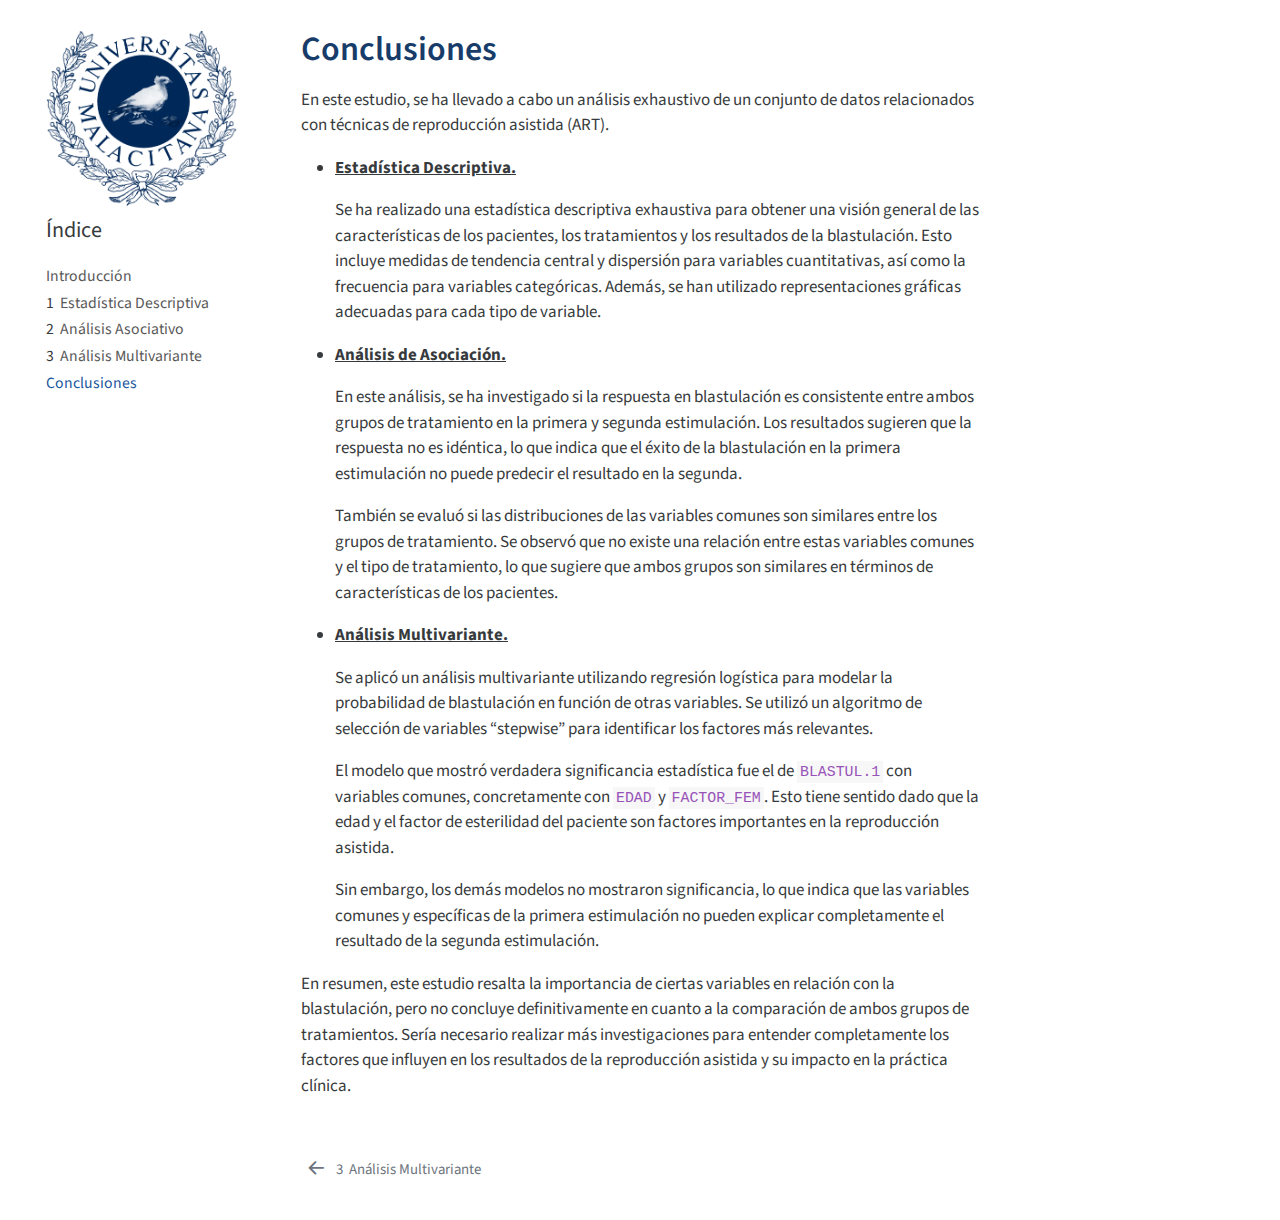
<file: conclusiones.html>
<!DOCTYPE html>
<html xmlns="http://www.w3.org/1999/xhtml" lang="en" xml:lang="en"><head>

<meta charset="utf-8">
<meta name="generator" content="quarto-1.3.450">

<meta name="viewport" content="width=device-width, initial-scale=1.0, user-scalable=yes">


<title>Análisis de Datos en Técnicas de Reproducción Asistida - Conclusiones</title>
<style>
code{white-space: pre-wrap;}
span.smallcaps{font-variant: small-caps;}
div.columns{display: flex; gap: min(4vw, 1.5em);}
div.column{flex: auto; overflow-x: auto;}
div.hanging-indent{margin-left: 1.5em; text-indent: -1.5em;}
ul.task-list{list-style: none;}
ul.task-list li input[type="checkbox"] {
  width: 0.8em;
  margin: 0 0.8em 0.2em -1em; /* quarto-specific, see https://github.com/quarto-dev/quarto-cli/issues/4556 */ 
  vertical-align: middle;
}
</style>


<script src="site_libs/quarto-nav/quarto-nav.js"></script>
<script src="site_libs/quarto-nav/headroom.min.js"></script>
<script src="site_libs/clipboard/clipboard.min.js"></script>
<script src="site_libs/quarto-search/autocomplete.umd.js"></script>
<script src="site_libs/quarto-search/fuse.min.js"></script>
<script src="site_libs/quarto-search/quarto-search.js"></script>
<meta name="quarto:offset" content="./">
<link href="./analisis_multi.html" rel="prev">
<link href="./umalogo.png" rel="icon" type="image/png">
<script src="site_libs/quarto-html/quarto.js"></script>
<script src="site_libs/quarto-html/popper.min.js"></script>
<script src="site_libs/quarto-html/tippy.umd.min.js"></script>
<script src="site_libs/quarto-html/anchor.min.js"></script>
<link href="site_libs/quarto-html/tippy.css" rel="stylesheet">
<link href="site_libs/quarto-html/quarto-syntax-highlighting.css" rel="stylesheet" id="quarto-text-highlighting-styles">
<script src="site_libs/bootstrap/bootstrap.min.js"></script>
<link href="site_libs/bootstrap/bootstrap-icons.css" rel="stylesheet">
<link href="site_libs/bootstrap/bootstrap.min.css" rel="stylesheet" id="quarto-bootstrap" data-mode="light">
<script id="quarto-search-options" type="application/json">{
  "location": "sidebar",
  "copy-button": false,
  "collapse-after": 3,
  "panel-placement": "start",
  "type": "textbox",
  "limit": 20,
  "language": {
    "search-no-results-text": "No results",
    "search-matching-documents-text": "matching documents",
    "search-copy-link-title": "Copy link to search",
    "search-hide-matches-text": "Hide additional matches",
    "search-more-match-text": "more match in this document",
    "search-more-matches-text": "more matches in this document",
    "search-clear-button-title": "Clear",
    "search-detached-cancel-button-title": "Cancel",
    "search-submit-button-title": "Submit",
    "search-label": "Search"
  }
}</script>


<link rel="stylesheet" href="custom.css">
</head>

<body class="nav-sidebar floating">

<div id="quarto-search-results"></div>
  <header id="quarto-header" class="headroom fixed-top">
  <nav class="quarto-secondary-nav">
    <div class="container-fluid d-flex">
      <button type="button" class="quarto-btn-toggle btn" data-bs-toggle="collapse" data-bs-target="#quarto-sidebar,#quarto-sidebar-glass" aria-controls="quarto-sidebar" aria-expanded="false" aria-label="Toggle sidebar navigation" onclick="if (window.quartoToggleHeadroom) { window.quartoToggleHeadroom(); }">
        <i class="bi bi-layout-text-sidebar-reverse"></i>
      </button>
      <nav class="quarto-page-breadcrumbs" aria-label="breadcrumb"><ol class="breadcrumb"><li class="breadcrumb-item"><a href="./conclusiones.html">Conclusiones</a></li></ol></nav>
      <a class="flex-grow-1" role="button" data-bs-toggle="collapse" data-bs-target="#quarto-sidebar,#quarto-sidebar-glass" aria-controls="quarto-sidebar" aria-expanded="false" aria-label="Toggle sidebar navigation" onclick="if (window.quartoToggleHeadroom) { window.quartoToggleHeadroom(); }">      
      </a>
    </div>
  </nav>
</header>
<!-- content -->
<div id="quarto-content" class="quarto-container page-columns page-rows-contents page-layout-article">
<!-- sidebar -->
  <nav id="quarto-sidebar" class="sidebar collapse collapse-horizontal sidebar-navigation floating overflow-auto">
    <div class="pt-lg-2 mt-2 text-left sidebar-header sidebar-header-stacked">
      <a href="./index.html" class="sidebar-logo-link">
      <img src="./umalogo.png" alt="" class="sidebar-logo py-0 d-lg-inline d-none">
      </a>
    <div class="sidebar-title mb-0 py-0">
      <a href="./">Índice</a> 
    </div>
      </div>
    <div class="sidebar-menu-container"> 
    <ul class="list-unstyled mt-1">
        <li class="sidebar-item">
  <div class="sidebar-item-container"> 
  <a href="./index.html" class="sidebar-item-text sidebar-link">
 <span class="menu-text">Introducción</span></a>
  </div>
</li>
        <li class="sidebar-item">
  <div class="sidebar-item-container"> 
  <a href="./est_descriptiva.html" class="sidebar-item-text sidebar-link">
 <span class="menu-text"><span class="chapter-number">1</span>&nbsp; <span class="chapter-title">Estadística Descriptiva</span></span></a>
  </div>
</li>
        <li class="sidebar-item">
  <div class="sidebar-item-container"> 
  <a href="./analisis_asoc.html" class="sidebar-item-text sidebar-link">
 <span class="menu-text"><span class="chapter-number">2</span>&nbsp; <span class="chapter-title">Análisis Asociativo</span></span></a>
  </div>
</li>
        <li class="sidebar-item">
  <div class="sidebar-item-container"> 
  <a href="./analisis_multi.html" class="sidebar-item-text sidebar-link">
 <span class="menu-text"><span class="chapter-number">3</span>&nbsp; <span class="chapter-title">Análisis Multivariante</span></span></a>
  </div>
</li>
        <li class="sidebar-item">
  <div class="sidebar-item-container"> 
  <a href="./conclusiones.html" class="sidebar-item-text sidebar-link active">
 <span class="menu-text">Conclusiones</span></a>
  </div>
</li>
    </ul>
    </div>
</nav>
<div id="quarto-sidebar-glass" data-bs-toggle="collapse" data-bs-target="#quarto-sidebar,#quarto-sidebar-glass"></div>
<!-- margin-sidebar -->
    <div id="quarto-margin-sidebar" class="sidebar margin-sidebar">
        
    </div>
<!-- main -->
<main class="content" id="quarto-document-content">

<header id="title-block-header" class="quarto-title-block default">
<div class="quarto-title">
<h1 class="title">Conclusiones</h1>
</div>



<div class="quarto-title-meta">

    
  
    
  </div>
  

</header>

<p>En este estudio, se ha llevado a cabo un análisis exhaustivo de un conjunto de datos relacionados con técnicas de reproducción asistida (ART).</p>
<ul>
<li><p><u><strong>Estadística Descriptiva.</strong></u></p>
<p>Se ha realizado una estadística descriptiva exhaustiva para obtener una visión general de las características de los pacientes, los tratamientos y los resultados de la blastulación. Esto incluye medidas de tendencia central y dispersión para variables cuantitativas, así como la frecuencia para variables categóricas. Además, se han utilizado representaciones gráficas adecuadas para cada tipo de variable.</p></li>
<li><p><u><strong>Análisis de Asociación.</strong></u></p>
<p>En este análisis, se ha investigado si la respuesta en blastulación es consistente entre ambos grupos de tratamiento en la primera y segunda estimulación. Los resultados sugieren que la respuesta no es idéntica, lo que indica que el éxito de la blastulación en la primera estimulación no puede predecir el resultado en la segunda.</p>
<p>También se evaluó si las distribuciones de las variables comunes son similares entre los grupos de tratamiento. Se observó que no existe una relación entre estas variables comunes y el tipo de tratamiento, lo que sugiere que ambos grupos son similares en términos de características de los pacientes.</p></li>
<li><p><u><strong>Análisis Multivariante.</strong></u></p>
<p>Se aplicó un análisis multivariante utilizando regresión logística para modelar la probabilidad de blastulación en función de otras variables. Se utilizó un algoritmo de selección de variables “stepwise” para identificar los factores más relevantes.</p>
<p>El modelo que mostró verdadera significancia estadística fue el de <code>BLASTUL.1</code> con variables comunes, concretamente con <code>EDAD</code> y <code>FACTOR_FEM</code>. Esto tiene sentido dado que la edad y el factor de esterilidad del paciente son factores importantes en la reproducción asistida.</p>
<p>Sin embargo, los demás modelos no mostraron significancia, lo que indica que las variables comunes y específicas de la primera estimulación no pueden explicar completamente el resultado de la segunda estimulación.</p></li>
</ul>
<p>En resumen, este estudio resalta la importancia de ciertas variables en relación con la blastulación, pero no concluye definitivamente en cuanto a la comparación de ambos grupos de tratamientos. Sería necesario realizar más investigaciones para entender completamente los factores que influyen en los resultados de la reproducción asistida y su impacto en la práctica clínica.</p>



</main> <!-- /main -->
<script id="quarto-html-after-body" type="application/javascript">
window.document.addEventListener("DOMContentLoaded", function (event) {
  const toggleBodyColorMode = (bsSheetEl) => {
    const mode = bsSheetEl.getAttribute("data-mode");
    const bodyEl = window.document.querySelector("body");
    if (mode === "dark") {
      bodyEl.classList.add("quarto-dark");
      bodyEl.classList.remove("quarto-light");
    } else {
      bodyEl.classList.add("quarto-light");
      bodyEl.classList.remove("quarto-dark");
    }
  }
  const toggleBodyColorPrimary = () => {
    const bsSheetEl = window.document.querySelector("link#quarto-bootstrap");
    if (bsSheetEl) {
      toggleBodyColorMode(bsSheetEl);
    }
  }
  toggleBodyColorPrimary();  
  const icon = "";
  const anchorJS = new window.AnchorJS();
  anchorJS.options = {
    placement: 'right',
    icon: icon
  };
  anchorJS.add('.anchored');
  const isCodeAnnotation = (el) => {
    for (const clz of el.classList) {
      if (clz.startsWith('code-annotation-')) {                     
        return true;
      }
    }
    return false;
  }
  const clipboard = new window.ClipboardJS('.code-copy-button', {
    text: function(trigger) {
      const codeEl = trigger.previousElementSibling.cloneNode(true);
      for (const childEl of codeEl.children) {
        if (isCodeAnnotation(childEl)) {
          childEl.remove();
        }
      }
      return codeEl.innerText;
    }
  });
  clipboard.on('success', function(e) {
    // button target
    const button = e.trigger;
    // don't keep focus
    button.blur();
    // flash "checked"
    button.classList.add('code-copy-button-checked');
    var currentTitle = button.getAttribute("title");
    button.setAttribute("title", "Copied!");
    let tooltip;
    if (window.bootstrap) {
      button.setAttribute("data-bs-toggle", "tooltip");
      button.setAttribute("data-bs-placement", "left");
      button.setAttribute("data-bs-title", "Copied!");
      tooltip = new bootstrap.Tooltip(button, 
        { trigger: "manual", 
          customClass: "code-copy-button-tooltip",
          offset: [0, -8]});
      tooltip.show();    
    }
    setTimeout(function() {
      if (tooltip) {
        tooltip.hide();
        button.removeAttribute("data-bs-title");
        button.removeAttribute("data-bs-toggle");
        button.removeAttribute("data-bs-placement");
      }
      button.setAttribute("title", currentTitle);
      button.classList.remove('code-copy-button-checked');
    }, 1000);
    // clear code selection
    e.clearSelection();
  });
  function tippyHover(el, contentFn) {
    const config = {
      allowHTML: true,
      content: contentFn,
      maxWidth: 500,
      delay: 100,
      arrow: false,
      appendTo: function(el) {
          return el.parentElement;
      },
      interactive: true,
      interactiveBorder: 10,
      theme: 'quarto',
      placement: 'bottom-start'
    };
    window.tippy(el, config); 
  }
  const noterefs = window.document.querySelectorAll('a[role="doc-noteref"]');
  for (var i=0; i<noterefs.length; i++) {
    const ref = noterefs[i];
    tippyHover(ref, function() {
      // use id or data attribute instead here
      let href = ref.getAttribute('data-footnote-href') || ref.getAttribute('href');
      try { href = new URL(href).hash; } catch {}
      const id = href.replace(/^#\/?/, "");
      const note = window.document.getElementById(id);
      return note.innerHTML;
    });
  }
      let selectedAnnoteEl;
      const selectorForAnnotation = ( cell, annotation) => {
        let cellAttr = 'data-code-cell="' + cell + '"';
        let lineAttr = 'data-code-annotation="' +  annotation + '"';
        const selector = 'span[' + cellAttr + '][' + lineAttr + ']';
        return selector;
      }
      const selectCodeLines = (annoteEl) => {
        const doc = window.document;
        const targetCell = annoteEl.getAttribute("data-target-cell");
        const targetAnnotation = annoteEl.getAttribute("data-target-annotation");
        const annoteSpan = window.document.querySelector(selectorForAnnotation(targetCell, targetAnnotation));
        const lines = annoteSpan.getAttribute("data-code-lines").split(",");
        const lineIds = lines.map((line) => {
          return targetCell + "-" + line;
        })
        let top = null;
        let height = null;
        let parent = null;
        if (lineIds.length > 0) {
            //compute the position of the single el (top and bottom and make a div)
            const el = window.document.getElementById(lineIds[0]);
            top = el.offsetTop;
            height = el.offsetHeight;
            parent = el.parentElement.parentElement;
          if (lineIds.length > 1) {
            const lastEl = window.document.getElementById(lineIds[lineIds.length - 1]);
            const bottom = lastEl.offsetTop + lastEl.offsetHeight;
            height = bottom - top;
          }
          if (top !== null && height !== null && parent !== null) {
            // cook up a div (if necessary) and position it 
            let div = window.document.getElementById("code-annotation-line-highlight");
            if (div === null) {
              div = window.document.createElement("div");
              div.setAttribute("id", "code-annotation-line-highlight");
              div.style.position = 'absolute';
              parent.appendChild(div);
            }
            div.style.top = top - 2 + "px";
            div.style.height = height + 4 + "px";
            let gutterDiv = window.document.getElementById("code-annotation-line-highlight-gutter");
            if (gutterDiv === null) {
              gutterDiv = window.document.createElement("div");
              gutterDiv.setAttribute("id", "code-annotation-line-highlight-gutter");
              gutterDiv.style.position = 'absolute';
              const codeCell = window.document.getElementById(targetCell);
              const gutter = codeCell.querySelector('.code-annotation-gutter');
              gutter.appendChild(gutterDiv);
            }
            gutterDiv.style.top = top - 2 + "px";
            gutterDiv.style.height = height + 4 + "px";
          }
          selectedAnnoteEl = annoteEl;
        }
      };
      const unselectCodeLines = () => {
        const elementsIds = ["code-annotation-line-highlight", "code-annotation-line-highlight-gutter"];
        elementsIds.forEach((elId) => {
          const div = window.document.getElementById(elId);
          if (div) {
            div.remove();
          }
        });
        selectedAnnoteEl = undefined;
      };
      // Attach click handler to the DT
      const annoteDls = window.document.querySelectorAll('dt[data-target-cell]');
      for (const annoteDlNode of annoteDls) {
        annoteDlNode.addEventListener('click', (event) => {
          const clickedEl = event.target;
          if (clickedEl !== selectedAnnoteEl) {
            unselectCodeLines();
            const activeEl = window.document.querySelector('dt[data-target-cell].code-annotation-active');
            if (activeEl) {
              activeEl.classList.remove('code-annotation-active');
            }
            selectCodeLines(clickedEl);
            clickedEl.classList.add('code-annotation-active');
          } else {
            // Unselect the line
            unselectCodeLines();
            clickedEl.classList.remove('code-annotation-active');
          }
        });
      }
  const findCites = (el) => {
    const parentEl = el.parentElement;
    if (parentEl) {
      const cites = parentEl.dataset.cites;
      if (cites) {
        return {
          el,
          cites: cites.split(' ')
        };
      } else {
        return findCites(el.parentElement)
      }
    } else {
      return undefined;
    }
  };
  var bibliorefs = window.document.querySelectorAll('a[role="doc-biblioref"]');
  for (var i=0; i<bibliorefs.length; i++) {
    const ref = bibliorefs[i];
    const citeInfo = findCites(ref);
    if (citeInfo) {
      tippyHover(citeInfo.el, function() {
        var popup = window.document.createElement('div');
        citeInfo.cites.forEach(function(cite) {
          var citeDiv = window.document.createElement('div');
          citeDiv.classList.add('hanging-indent');
          citeDiv.classList.add('csl-entry');
          var biblioDiv = window.document.getElementById('ref-' + cite);
          if (biblioDiv) {
            citeDiv.innerHTML = biblioDiv.innerHTML;
          }
          popup.appendChild(citeDiv);
        });
        return popup.innerHTML;
      });
    }
  }
});
</script>
<nav class="page-navigation">
  <div class="nav-page nav-page-previous">
      <a href="./analisis_multi.html" class="pagination-link">
        <i class="bi bi-arrow-left-short"></i> <span class="nav-page-text"><span class="chapter-number">3</span>&nbsp; <span class="chapter-title">Análisis Multivariante</span></span>
      </a>          
  </div>
  <div class="nav-page nav-page-next">
  </div>
</nav>
</div> <!-- /content -->



</body></html>
</file>
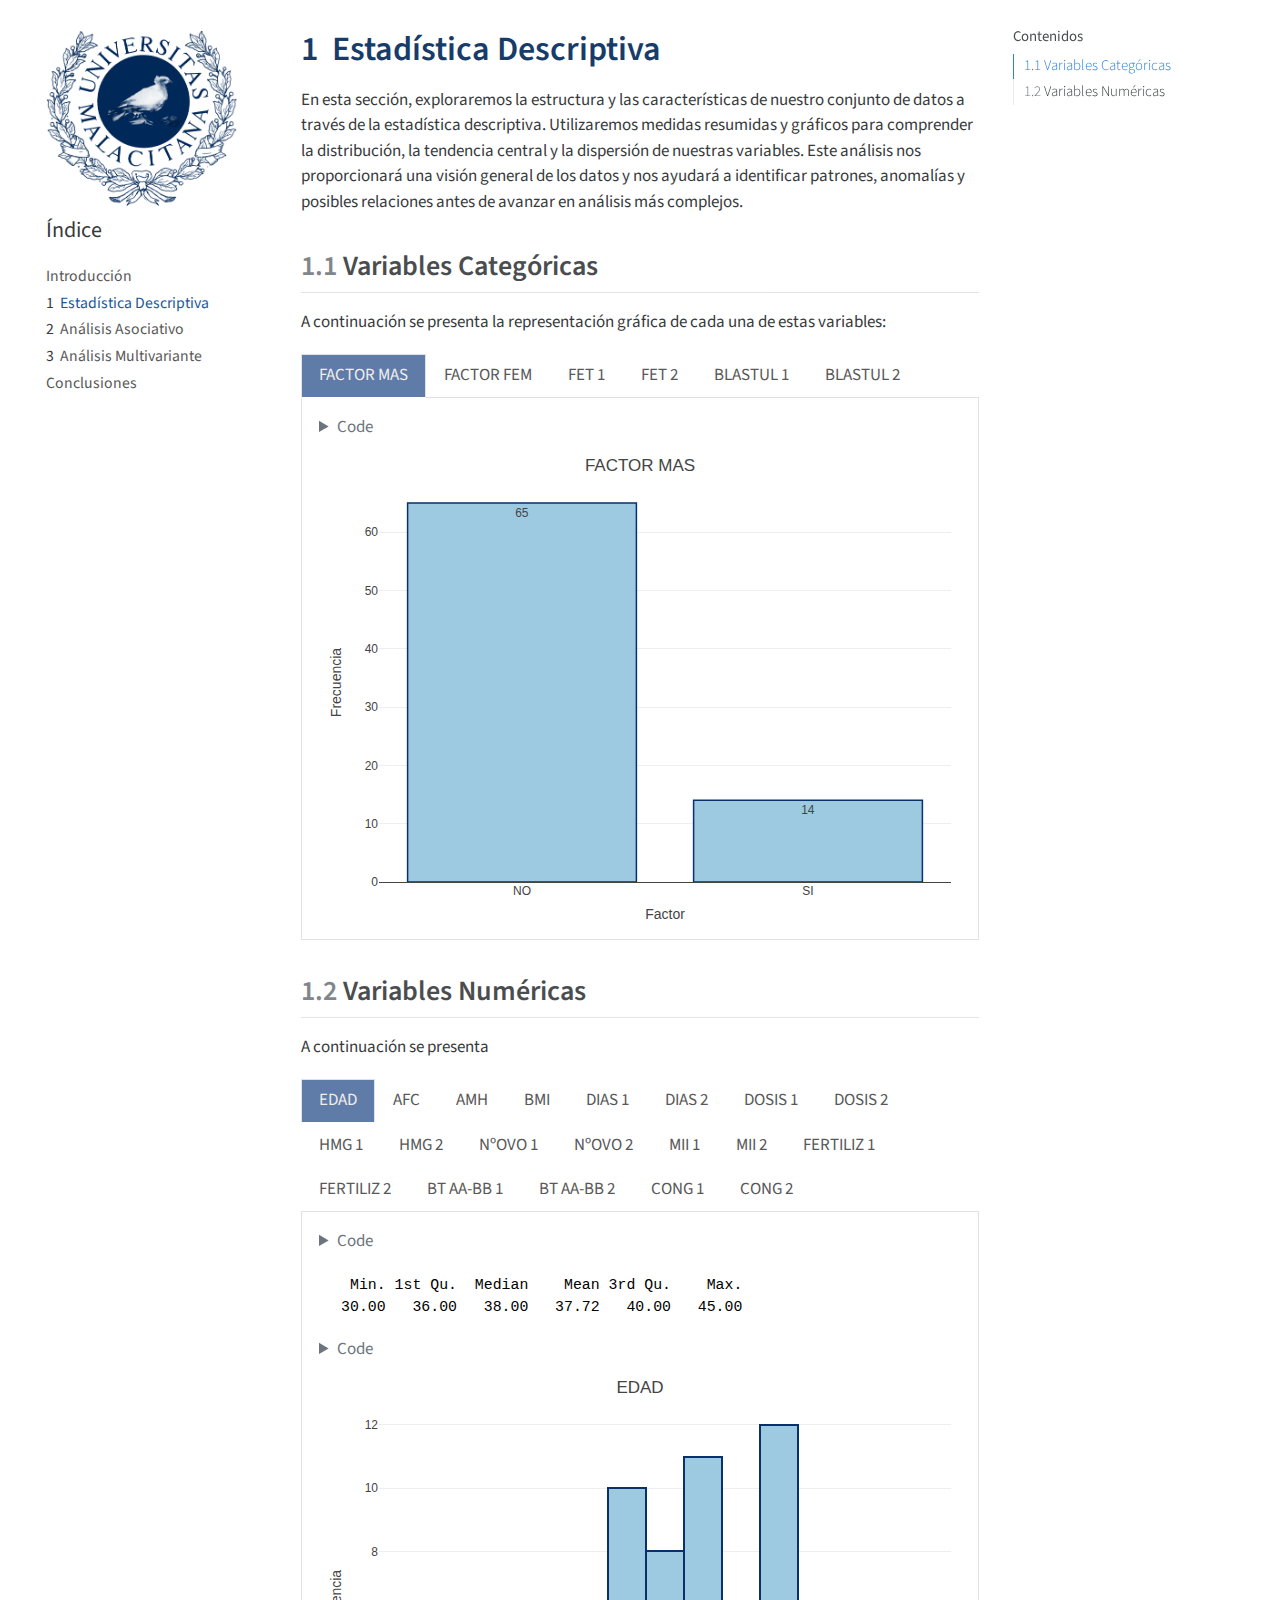
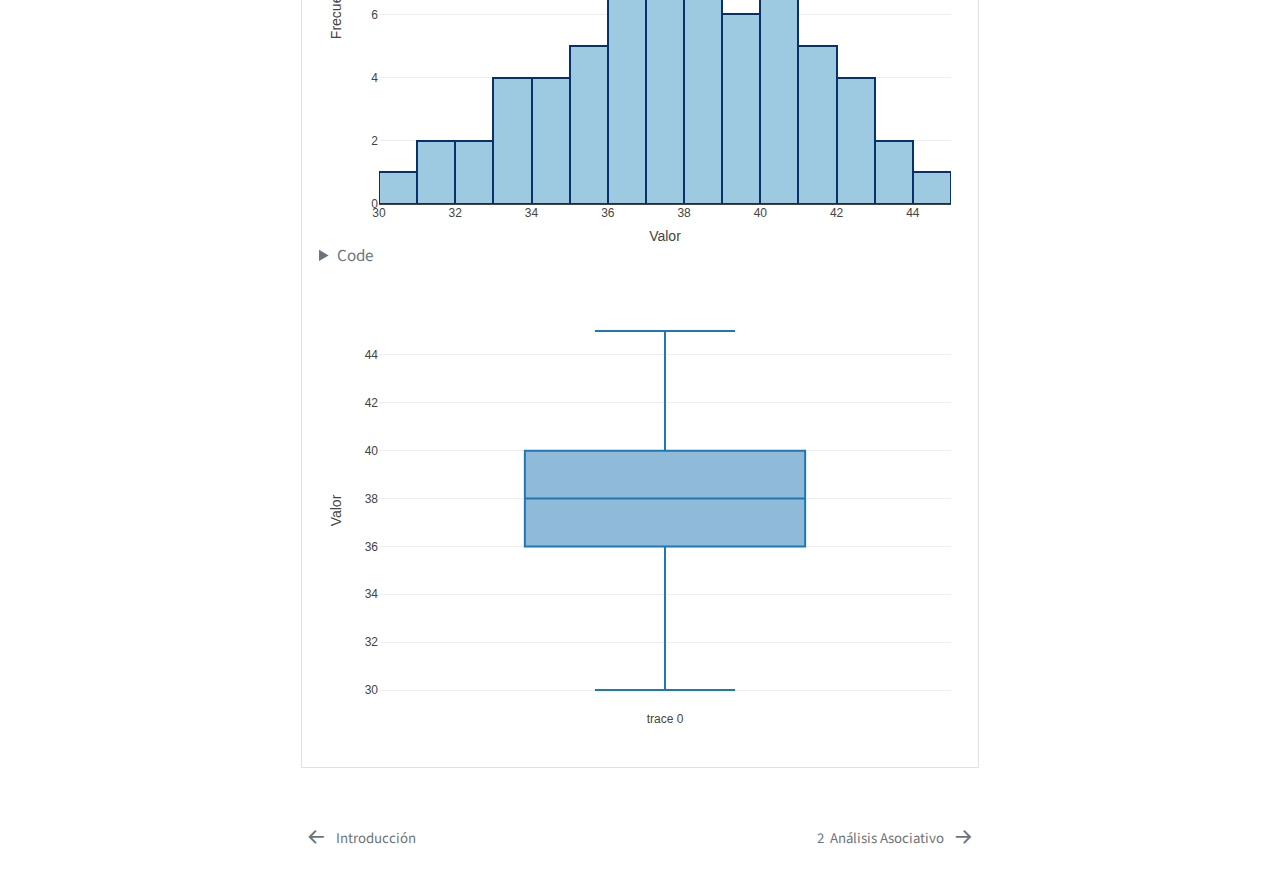
<file: est_descriptiva.html>
<!DOCTYPE html>
<html xmlns="http://www.w3.org/1999/xhtml" lang="en" xml:lang="en"><head>

<meta charset="utf-8">
<meta name="generator" content="quarto-1.3.450">

<meta name="viewport" content="width=device-width, initial-scale=1.0, user-scalable=yes">


<title>Análisis de Datos en Técnicas de Reproducción Asistida - 1&nbsp; Estadística Descriptiva</title>
<style>
code{white-space: pre-wrap;}
span.smallcaps{font-variant: small-caps;}
div.columns{display: flex; gap: min(4vw, 1.5em);}
div.column{flex: auto; overflow-x: auto;}
div.hanging-indent{margin-left: 1.5em; text-indent: -1.5em;}
ul.task-list{list-style: none;}
ul.task-list li input[type="checkbox"] {
  width: 0.8em;
  margin: 0 0.8em 0.2em -1em; /* quarto-specific, see https://github.com/quarto-dev/quarto-cli/issues/4556 */ 
  vertical-align: middle;
}
/* CSS for syntax highlighting */
pre > code.sourceCode { white-space: pre; position: relative; }
pre > code.sourceCode > span { display: inline-block; line-height: 1.25; }
pre > code.sourceCode > span:empty { height: 1.2em; }
.sourceCode { overflow: visible; }
code.sourceCode > span { color: inherit; text-decoration: inherit; }
div.sourceCode { margin: 1em 0; }
pre.sourceCode { margin: 0; }
@media screen {
div.sourceCode { overflow: auto; }
}
@media print {
pre > code.sourceCode { white-space: pre-wrap; }
pre > code.sourceCode > span { text-indent: -5em; padding-left: 5em; }
}
pre.numberSource code
  { counter-reset: source-line 0; }
pre.numberSource code > span
  { position: relative; left: -4em; counter-increment: source-line; }
pre.numberSource code > span > a:first-child::before
  { content: counter(source-line);
    position: relative; left: -1em; text-align: right; vertical-align: baseline;
    border: none; display: inline-block;
    -webkit-touch-callout: none; -webkit-user-select: none;
    -khtml-user-select: none; -moz-user-select: none;
    -ms-user-select: none; user-select: none;
    padding: 0 4px; width: 4em;
  }
pre.numberSource { margin-left: 3em;  padding-left: 4px; }
div.sourceCode
  {   }
@media screen {
pre > code.sourceCode > span > a:first-child::before { text-decoration: underline; }
}
</style>


<script src="site_libs/quarto-nav/quarto-nav.js"></script>
<script src="site_libs/quarto-nav/headroom.min.js"></script>
<script src="site_libs/clipboard/clipboard.min.js"></script>
<script src="site_libs/quarto-search/autocomplete.umd.js"></script>
<script src="site_libs/quarto-search/fuse.min.js"></script>
<script src="site_libs/quarto-search/quarto-search.js"></script>
<meta name="quarto:offset" content="./">
<link href="./analisis_asoc.html" rel="next">
<link href="./index.html" rel="prev">
<link href="./umalogo.png" rel="icon" type="image/png">
<script src="site_libs/quarto-html/quarto.js"></script>
<script src="site_libs/quarto-html/popper.min.js"></script>
<script src="site_libs/quarto-html/tippy.umd.min.js"></script>
<script src="site_libs/quarto-html/anchor.min.js"></script>
<link href="site_libs/quarto-html/tippy.css" rel="stylesheet">
<link href="site_libs/quarto-html/quarto-syntax-highlighting.css" rel="stylesheet" id="quarto-text-highlighting-styles">
<script src="site_libs/bootstrap/bootstrap.min.js"></script>
<link href="site_libs/bootstrap/bootstrap-icons.css" rel="stylesheet">
<link href="site_libs/bootstrap/bootstrap.min.css" rel="stylesheet" id="quarto-bootstrap" data-mode="light">
<script id="quarto-search-options" type="application/json">{
  "location": "sidebar",
  "copy-button": false,
  "collapse-after": 3,
  "panel-placement": "start",
  "type": "textbox",
  "limit": 20,
  "language": {
    "search-no-results-text": "No results",
    "search-matching-documents-text": "matching documents",
    "search-copy-link-title": "Copy link to search",
    "search-hide-matches-text": "Hide additional matches",
    "search-more-match-text": "more match in this document",
    "search-more-matches-text": "more matches in this document",
    "search-clear-button-title": "Clear",
    "search-detached-cancel-button-title": "Cancel",
    "search-submit-button-title": "Submit",
    "search-label": "Search"
  }
}</script>
<script src="site_libs/htmlwidgets-1.6.4/htmlwidgets.js"></script>
<script src="site_libs/plotly-binding-4.10.4/plotly.js"></script>
<script src="site_libs/typedarray-0.1/typedarray.min.js"></script>
<script src="site_libs/jquery-3.5.1/jquery.min.js"></script>
<link href="site_libs/crosstalk-1.2.1/css/crosstalk.min.css" rel="stylesheet">
<script src="site_libs/crosstalk-1.2.1/js/crosstalk.min.js"></script>
<link href="site_libs/plotly-htmlwidgets-css-2.11.1/plotly-htmlwidgets.css" rel="stylesheet">
<script src="site_libs/plotly-main-2.11.1/plotly-latest.min.js"></script>


<link rel="stylesheet" href="custom.css">
</head>

<body class="nav-sidebar floating">

<div id="quarto-search-results"></div>
  <header id="quarto-header" class="headroom fixed-top">
  <nav class="quarto-secondary-nav">
    <div class="container-fluid d-flex">
      <button type="button" class="quarto-btn-toggle btn" data-bs-toggle="collapse" data-bs-target="#quarto-sidebar,#quarto-sidebar-glass" aria-controls="quarto-sidebar" aria-expanded="false" aria-label="Toggle sidebar navigation" onclick="if (window.quartoToggleHeadroom) { window.quartoToggleHeadroom(); }">
        <i class="bi bi-layout-text-sidebar-reverse"></i>
      </button>
      <nav class="quarto-page-breadcrumbs" aria-label="breadcrumb"><ol class="breadcrumb"><li class="breadcrumb-item"><a href="./est_descriptiva.html"><span class="chapter-number">1</span>&nbsp; <span class="chapter-title">Estadística Descriptiva</span></a></li></ol></nav>
      <a class="flex-grow-1" role="button" data-bs-toggle="collapse" data-bs-target="#quarto-sidebar,#quarto-sidebar-glass" aria-controls="quarto-sidebar" aria-expanded="false" aria-label="Toggle sidebar navigation" onclick="if (window.quartoToggleHeadroom) { window.quartoToggleHeadroom(); }">      
      </a>
    </div>
  </nav>
</header>
<!-- content -->
<div id="quarto-content" class="quarto-container page-columns page-rows-contents page-layout-article">
<!-- sidebar -->
  <nav id="quarto-sidebar" class="sidebar collapse collapse-horizontal sidebar-navigation floating overflow-auto">
    <div class="pt-lg-2 mt-2 text-left sidebar-header sidebar-header-stacked">
      <a href="./index.html" class="sidebar-logo-link">
      <img src="./umalogo.png" alt="" class="sidebar-logo py-0 d-lg-inline d-none">
      </a>
    <div class="sidebar-title mb-0 py-0">
      <a href="./">Índice</a> 
    </div>
      </div>
    <div class="sidebar-menu-container"> 
    <ul class="list-unstyled mt-1">
        <li class="sidebar-item">
  <div class="sidebar-item-container"> 
  <a href="./index.html" class="sidebar-item-text sidebar-link">
 <span class="menu-text">Introducción</span></a>
  </div>
</li>
        <li class="sidebar-item">
  <div class="sidebar-item-container"> 
  <a href="./est_descriptiva.html" class="sidebar-item-text sidebar-link active">
 <span class="menu-text"><span class="chapter-number">1</span>&nbsp; <span class="chapter-title">Estadística Descriptiva</span></span></a>
  </div>
</li>
        <li class="sidebar-item">
  <div class="sidebar-item-container"> 
  <a href="./analisis_asoc.html" class="sidebar-item-text sidebar-link">
 <span class="menu-text"><span class="chapter-number">2</span>&nbsp; <span class="chapter-title">Análisis Asociativo</span></span></a>
  </div>
</li>
        <li class="sidebar-item">
  <div class="sidebar-item-container"> 
  <a href="./analisis_multi.html" class="sidebar-item-text sidebar-link">
 <span class="menu-text"><span class="chapter-number">3</span>&nbsp; <span class="chapter-title">Análisis Multivariante</span></span></a>
  </div>
</li>
        <li class="sidebar-item">
  <div class="sidebar-item-container"> 
  <a href="./conclusiones.html" class="sidebar-item-text sidebar-link">
 <span class="menu-text">Conclusiones</span></a>
  </div>
</li>
    </ul>
    </div>
</nav>
<div id="quarto-sidebar-glass" data-bs-toggle="collapse" data-bs-target="#quarto-sidebar,#quarto-sidebar-glass"></div>
<!-- margin-sidebar -->
    <div id="quarto-margin-sidebar" class="sidebar margin-sidebar">
        <nav id="TOC" role="doc-toc" class="toc-active">
    <h2 id="toc-title">Contenidos</h2>
   
  <ul>
  <li><a href="#variables-categóricas" id="toc-variables-categóricas" class="nav-link active" data-scroll-target="#variables-categóricas"><span class="header-section-number">1.1</span> Variables Categóricas</a></li>
  <li><a href="#variables-numéricas" id="toc-variables-numéricas" class="nav-link" data-scroll-target="#variables-numéricas"><span class="header-section-number">1.2</span> Variables Numéricas</a></li>
  </ul>
</nav>
    </div>
<!-- main -->
<main class="content" id="quarto-document-content">

<header id="title-block-header" class="quarto-title-block default">
<div class="quarto-title">
<h1 class="title"><span class="chapter-number">1</span>&nbsp; <span class="chapter-title">Estadística Descriptiva</span></h1>
</div>



<div class="quarto-title-meta">

    
  
    
  </div>
  

</header>

<p>En esta sección, exploraremos la estructura y las características de nuestro conjunto de datos a través de la estadística descriptiva. Utilizaremos medidas resumidas y gráficos para comprender la distribución, la tendencia central y la dispersión de nuestras variables. Este análisis nos proporcionará una visión general de los datos y nos ayudará a identificar patrones, anomalías y posibles relaciones antes de avanzar en análisis más complejos.</p>
<section id="variables-categóricas" class="level2" data-number="1.1">
<h2 data-number="1.1" class="anchored" data-anchor-id="variables-categóricas"><span class="header-section-number">1.1</span> Variables Categóricas</h2>
<p>A continuación se presenta la representación gráfica de cada una de estas variables:</p>
<div class="tabset-margin-container"></div><div class="panel-tabset">
<ul class="nav nav-tabs" role="tablist"><li class="nav-item" role="presentation"><a class="nav-link active" id="tabset-1-1-tab" data-bs-toggle="tab" data-bs-target="#tabset-1-1" role="tab" aria-controls="tabset-1-1" aria-selected="true">FACTOR MAS</a></li><li class="nav-item" role="presentation"><a class="nav-link" id="tabset-1-2-tab" data-bs-toggle="tab" data-bs-target="#tabset-1-2" role="tab" aria-controls="tabset-1-2" aria-selected="false">FACTOR FEM</a></li><li class="nav-item" role="presentation"><a class="nav-link" id="tabset-1-3-tab" data-bs-toggle="tab" data-bs-target="#tabset-1-3" role="tab" aria-controls="tabset-1-3" aria-selected="false">FET 1</a></li><li class="nav-item" role="presentation"><a class="nav-link" id="tabset-1-4-tab" data-bs-toggle="tab" data-bs-target="#tabset-1-4" role="tab" aria-controls="tabset-1-4" aria-selected="false">FET 2</a></li><li class="nav-item" role="presentation"><a class="nav-link" id="tabset-1-5-tab" data-bs-toggle="tab" data-bs-target="#tabset-1-5" role="tab" aria-controls="tabset-1-5" aria-selected="false">BLASTUL 1</a></li><li class="nav-item" role="presentation"><a class="nav-link" id="tabset-1-6-tab" data-bs-toggle="tab" data-bs-target="#tabset-1-6" role="tab" aria-controls="tabset-1-6" aria-selected="false">BLASTUL 2</a></li></ul>
<div class="tab-content">
<div id="tabset-1-1" class="tab-pane active" role="tabpanel" aria-labelledby="tabset-1-1-tab">
<div class="cell">
<details>
<summary>Code</summary>
<div class="sourceCode cell-code" id="cb1"><pre class="sourceCode r code-with-copy"><code class="sourceCode r"><span id="cb1-1"><a href="#cb1-1" aria-hidden="true" tabindex="-1"></a><span class="co"># Datos</span></span>
<span id="cb1-2"><a href="#cb1-2" aria-hidden="true" tabindex="-1"></a>x <span class="ot">&lt;-</span> <span class="fu">names</span>(<span class="fu">table</span>(datos<span class="sc">$</span>FACTOR_MAS))</span>
<span id="cb1-3"><a href="#cb1-3" aria-hidden="true" tabindex="-1"></a>y <span class="ot">&lt;-</span> <span class="fu">as.numeric</span>(<span class="fu">table</span>(datos<span class="sc">$</span>FACTOR_MAS))</span>
<span id="cb1-4"><a href="#cb1-4" aria-hidden="true" tabindex="-1"></a>text <span class="ot">&lt;-</span> <span class="fu">paste</span>(y)</span>
<span id="cb1-5"><a href="#cb1-5" aria-hidden="true" tabindex="-1"></a></span>
<span id="cb1-6"><a href="#cb1-6" aria-hidden="true" tabindex="-1"></a><span class="co"># Crear un data frame con los datos</span></span>
<span id="cb1-7"><a href="#cb1-7" aria-hidden="true" tabindex="-1"></a>data <span class="ot">&lt;-</span> <span class="fu">data.frame</span>(x, y, text)</span>
<span id="cb1-8"><a href="#cb1-8" aria-hidden="true" tabindex="-1"></a></span>
<span id="cb1-9"><a href="#cb1-9" aria-hidden="true" tabindex="-1"></a><span class="co"># Crear el gráfico de barras</span></span>
<span id="cb1-10"><a href="#cb1-10" aria-hidden="true" tabindex="-1"></a>fig <span class="ot">&lt;-</span> <span class="fu">plot_ly</span>(data, <span class="at">x =</span> <span class="sc">~</span>x, <span class="at">y =</span> <span class="sc">~</span>y, <span class="at">type =</span> <span class="st">'bar'</span>,</span>
<span id="cb1-11"><a href="#cb1-11" aria-hidden="true" tabindex="-1"></a>               <span class="at">text =</span> <span class="sc">~</span>text, <span class="at">textposition =</span> <span class="st">'auto'</span>,</span>
<span id="cb1-12"><a href="#cb1-12" aria-hidden="true" tabindex="-1"></a>               <span class="at">marker =</span> <span class="fu">list</span>(<span class="at">color =</span> <span class="st">'rgb(158,202,225)'</span>,</span>
<span id="cb1-13"><a href="#cb1-13" aria-hidden="true" tabindex="-1"></a>                             <span class="at">line =</span> <span class="fu">list</span>(<span class="at">color =</span> <span class="st">'rgb(8,48,107)'</span>, <span class="at">width =</span> <span class="fl">1.5</span>)))</span>
<span id="cb1-14"><a href="#cb1-14" aria-hidden="true" tabindex="-1"></a></span>
<span id="cb1-15"><a href="#cb1-15" aria-hidden="true" tabindex="-1"></a><span class="co"># Personalizacion</span></span>
<span id="cb1-16"><a href="#cb1-16" aria-hidden="true" tabindex="-1"></a>fig <span class="ot">&lt;-</span> fig <span class="sc">%&gt;%</span> <span class="fu">layout</span>(<span class="at">title =</span> <span class="st">"FACTOR MAS"</span>,</span>
<span id="cb1-17"><a href="#cb1-17" aria-hidden="true" tabindex="-1"></a>                      <span class="at">xaxis =</span> <span class="fu">list</span>(<span class="at">title =</span> <span class="st">"Factor"</span>),</span>
<span id="cb1-18"><a href="#cb1-18" aria-hidden="true" tabindex="-1"></a>                      <span class="at">yaxis =</span> <span class="fu">list</span>(<span class="at">title =</span> <span class="st">"Frecuencia"</span>))</span>
<span id="cb1-19"><a href="#cb1-19" aria-hidden="true" tabindex="-1"></a></span>
<span id="cb1-20"><a href="#cb1-20" aria-hidden="true" tabindex="-1"></a><span class="co"># Mostrar el gráfico</span></span>
<span id="cb1-21"><a href="#cb1-21" aria-hidden="true" tabindex="-1"></a>fig</span></code><button title="Copy to Clipboard" class="code-copy-button"><i class="bi"></i></button></pre></div>
</details>
<div class="cell-output-display">
<div class="plotly html-widget html-fill-item" id="htmlwidget-6f2188dd0ea4f69ee9ce" style="width:100%;height:464px;"></div>
<script type="application/json" data-for="htmlwidget-6f2188dd0ea4f69ee9ce">{"x":{"visdat":{"2c5065fb7c30":["function () ","plotlyVisDat"]},"cur_data":"2c5065fb7c30","attrs":{"2c5065fb7c30":{"x":{},"y":{},"text":{},"textposition":"auto","marker":{"color":"rgb(158,202,225)","line":{"color":"rgb(8,48,107)","width":1.5}},"alpha_stroke":1,"sizes":[10,100],"spans":[1,20],"type":"bar"}},"layout":{"margin":{"b":40,"l":60,"t":25,"r":10},"title":"FACTOR MAS","xaxis":{"domain":[0,1],"automargin":true,"title":"Factor","type":"category","categoryorder":"array","categoryarray":["NO","SI"]},"yaxis":{"domain":[0,1],"automargin":true,"title":"Frecuencia"},"hovermode":"closest","showlegend":false},"source":"A","config":{"modeBarButtonsToAdd":["hoverclosest","hovercompare"],"showSendToCloud":false},"data":[{"x":["SI","NO"],"y":[14,65],"text":["14","65"],"textposition":["auto","auto"],"marker":{"color":"rgb(158,202,225)","line":{"color":"rgb(8,48,107)","width":1.5}},"type":"bar","error_y":{"color":"rgba(31,119,180,1)"},"error_x":{"color":"rgba(31,119,180,1)"},"xaxis":"x","yaxis":"y","frame":null}],"highlight":{"on":"plotly_click","persistent":false,"dynamic":false,"selectize":false,"opacityDim":0.20000000000000001,"selected":{"opacity":1},"debounce":0},"shinyEvents":["plotly_hover","plotly_click","plotly_selected","plotly_relayout","plotly_brushed","plotly_brushing","plotly_clickannotation","plotly_doubleclick","plotly_deselect","plotly_afterplot","plotly_sunburstclick"],"base_url":"https://plot.ly"},"evals":[],"jsHooks":[]}</script>
</div>
</div>
</div>
<div id="tabset-1-2" class="tab-pane" role="tabpanel" aria-labelledby="tabset-1-2-tab">
<div class="cell">
<details>
<summary>Code</summary>
<div class="sourceCode cell-code" id="cb2"><pre class="sourceCode r code-with-copy"><code class="sourceCode r"><span id="cb2-1"><a href="#cb2-1" aria-hidden="true" tabindex="-1"></a><span class="co"># Datos</span></span>
<span id="cb2-2"><a href="#cb2-2" aria-hidden="true" tabindex="-1"></a>x <span class="ot">&lt;-</span> <span class="fu">names</span>(<span class="fu">table</span>(datos<span class="sc">$</span>FACTOR_FEM))</span>
<span id="cb2-3"><a href="#cb2-3" aria-hidden="true" tabindex="-1"></a>y <span class="ot">&lt;-</span> <span class="fu">as.numeric</span>(<span class="fu">table</span>(datos<span class="sc">$</span>FACTOR_FEM))</span>
<span id="cb2-4"><a href="#cb2-4" aria-hidden="true" tabindex="-1"></a>text <span class="ot">&lt;-</span> <span class="fu">paste</span>(y)</span>
<span id="cb2-5"><a href="#cb2-5" aria-hidden="true" tabindex="-1"></a></span>
<span id="cb2-6"><a href="#cb2-6" aria-hidden="true" tabindex="-1"></a><span class="co"># Crear un data frame con los datos</span></span>
<span id="cb2-7"><a href="#cb2-7" aria-hidden="true" tabindex="-1"></a>data <span class="ot">&lt;-</span> <span class="fu">data.frame</span>(x, y, text)</span>
<span id="cb2-8"><a href="#cb2-8" aria-hidden="true" tabindex="-1"></a></span>
<span id="cb2-9"><a href="#cb2-9" aria-hidden="true" tabindex="-1"></a><span class="co"># Crear el gráfico de barras</span></span>
<span id="cb2-10"><a href="#cb2-10" aria-hidden="true" tabindex="-1"></a>fig <span class="ot">&lt;-</span> <span class="fu">plot_ly</span>(data, <span class="at">x =</span> <span class="sc">~</span>x, <span class="at">y =</span> <span class="sc">~</span>y, <span class="at">type =</span> <span class="st">'bar'</span>,</span>
<span id="cb2-11"><a href="#cb2-11" aria-hidden="true" tabindex="-1"></a>               <span class="at">text =</span> <span class="sc">~</span>text, <span class="at">textposition =</span> <span class="st">'auto'</span>,</span>
<span id="cb2-12"><a href="#cb2-12" aria-hidden="true" tabindex="-1"></a>               <span class="at">marker =</span> <span class="fu">list</span>(<span class="at">color =</span> <span class="st">'rgb(158,202,225)'</span>,</span>
<span id="cb2-13"><a href="#cb2-13" aria-hidden="true" tabindex="-1"></a>                             <span class="at">line =</span> <span class="fu">list</span>(<span class="at">color =</span> <span class="st">'rgb(8,48,107)'</span>, <span class="at">width =</span> <span class="fl">1.5</span>)))</span>
<span id="cb2-14"><a href="#cb2-14" aria-hidden="true" tabindex="-1"></a></span>
<span id="cb2-15"><a href="#cb2-15" aria-hidden="true" tabindex="-1"></a><span class="co"># Personalizacion</span></span>
<span id="cb2-16"><a href="#cb2-16" aria-hidden="true" tabindex="-1"></a>fig <span class="ot">&lt;-</span> fig <span class="sc">%&gt;%</span> <span class="fu">layout</span>(<span class="at">title =</span> <span class="st">"FACTOR FEM"</span>,</span>
<span id="cb2-17"><a href="#cb2-17" aria-hidden="true" tabindex="-1"></a>                      <span class="at">xaxis =</span> <span class="fu">list</span>(<span class="at">title =</span> <span class="st">"Factor"</span>),</span>
<span id="cb2-18"><a href="#cb2-18" aria-hidden="true" tabindex="-1"></a>                      <span class="at">yaxis =</span> <span class="fu">list</span>(<span class="at">title =</span> <span class="st">"Frecuencia"</span>))</span>
<span id="cb2-19"><a href="#cb2-19" aria-hidden="true" tabindex="-1"></a></span>
<span id="cb2-20"><a href="#cb2-20" aria-hidden="true" tabindex="-1"></a><span class="co"># Mostrar el gráfico</span></span>
<span id="cb2-21"><a href="#cb2-21" aria-hidden="true" tabindex="-1"></a>fig</span></code><button title="Copy to Clipboard" class="code-copy-button"><i class="bi"></i></button></pre></div>
</details>
<div class="cell-output-display">
<div class="plotly html-widget html-fill-item" id="htmlwidget-cfb15eceb6690b4eca16" style="width:100%;height:464px;"></div>
<script type="application/json" data-for="htmlwidget-cfb15eceb6690b4eca16">{"x":{"visdat":{"2c501b296aa":["function () ","plotlyVisDat"]},"cur_data":"2c501b296aa","attrs":{"2c501b296aa":{"x":{},"y":{},"text":{},"textposition":"auto","marker":{"color":"rgb(158,202,225)","line":{"color":"rgb(8,48,107)","width":1.5}},"alpha_stroke":1,"sizes":[10,100],"spans":[1,20],"type":"bar"}},"layout":{"margin":{"b":40,"l":60,"t":25,"r":10},"title":"FACTOR FEM","xaxis":{"domain":[0,1],"automargin":true,"title":"Factor","type":"category","categoryorder":"array","categoryarray":["BR","ENDO"]},"yaxis":{"domain":[0,1],"automargin":true,"title":"Frecuencia"},"hovermode":"closest","showlegend":false},"source":"A","config":{"modeBarButtonsToAdd":["hoverclosest","hovercompare"],"showSendToCloud":false},"data":[{"x":["ENDO","BR"],"y":[20,59],"text":["20","59"],"textposition":["auto","auto"],"marker":{"color":"rgb(158,202,225)","line":{"color":"rgb(8,48,107)","width":1.5}},"type":"bar","error_y":{"color":"rgba(31,119,180,1)"},"error_x":{"color":"rgba(31,119,180,1)"},"xaxis":"x","yaxis":"y","frame":null}],"highlight":{"on":"plotly_click","persistent":false,"dynamic":false,"selectize":false,"opacityDim":0.20000000000000001,"selected":{"opacity":1},"debounce":0},"shinyEvents":["plotly_hover","plotly_click","plotly_selected","plotly_relayout","plotly_brushed","plotly_brushing","plotly_clickannotation","plotly_doubleclick","plotly_deselect","plotly_afterplot","plotly_sunburstclick"],"base_url":"https://plot.ly"},"evals":[],"jsHooks":[]}</script>
</div>
</div>
</div>
<div id="tabset-1-3" class="tab-pane" role="tabpanel" aria-labelledby="tabset-1-3-tab">
<div class="cell">
<details>
<summary>Code</summary>
<div class="sourceCode cell-code" id="cb3"><pre class="sourceCode r code-with-copy"><code class="sourceCode r"><span id="cb3-1"><a href="#cb3-1" aria-hidden="true" tabindex="-1"></a><span class="co"># Datos</span></span>
<span id="cb3-2"><a href="#cb3-2" aria-hidden="true" tabindex="-1"></a>x <span class="ot">&lt;-</span> <span class="fu">names</span>(<span class="fu">table</span>(datos<span class="sc">$</span>FET<span class="fl">.1</span>))</span>
<span id="cb3-3"><a href="#cb3-3" aria-hidden="true" tabindex="-1"></a>y <span class="ot">&lt;-</span> <span class="fu">as.numeric</span>(<span class="fu">table</span>(datos<span class="sc">$</span>FET<span class="fl">.1</span>))</span>
<span id="cb3-4"><a href="#cb3-4" aria-hidden="true" tabindex="-1"></a>text <span class="ot">&lt;-</span> <span class="fu">paste</span>(y)</span>
<span id="cb3-5"><a href="#cb3-5" aria-hidden="true" tabindex="-1"></a></span>
<span id="cb3-6"><a href="#cb3-6" aria-hidden="true" tabindex="-1"></a><span class="co"># Crear un data frame con los datos</span></span>
<span id="cb3-7"><a href="#cb3-7" aria-hidden="true" tabindex="-1"></a>data <span class="ot">&lt;-</span> <span class="fu">data.frame</span>(x, y, text)</span>
<span id="cb3-8"><a href="#cb3-8" aria-hidden="true" tabindex="-1"></a></span>
<span id="cb3-9"><a href="#cb3-9" aria-hidden="true" tabindex="-1"></a><span class="co"># Crear el gráfico de barras</span></span>
<span id="cb3-10"><a href="#cb3-10" aria-hidden="true" tabindex="-1"></a>fig <span class="ot">&lt;-</span> <span class="fu">plot_ly</span>(data, <span class="at">x =</span> <span class="sc">~</span>x, <span class="at">y =</span> <span class="sc">~</span>y, <span class="at">type =</span> <span class="st">'bar'</span>,</span>
<span id="cb3-11"><a href="#cb3-11" aria-hidden="true" tabindex="-1"></a>               <span class="at">text =</span> <span class="sc">~</span>text, <span class="at">textposition =</span> <span class="st">'auto'</span>,</span>
<span id="cb3-12"><a href="#cb3-12" aria-hidden="true" tabindex="-1"></a>               <span class="at">marker =</span> <span class="fu">list</span>(<span class="at">color =</span> <span class="st">'rgb(158,202,225)'</span>,</span>
<span id="cb3-13"><a href="#cb3-13" aria-hidden="true" tabindex="-1"></a>                             <span class="at">line =</span> <span class="fu">list</span>(<span class="at">color =</span> <span class="st">'rgb(8,48,107)'</span>, <span class="at">width =</span> <span class="fl">1.5</span>)))</span>
<span id="cb3-14"><a href="#cb3-14" aria-hidden="true" tabindex="-1"></a></span>
<span id="cb3-15"><a href="#cb3-15" aria-hidden="true" tabindex="-1"></a><span class="co"># Personalizacion</span></span>
<span id="cb3-16"><a href="#cb3-16" aria-hidden="true" tabindex="-1"></a>fig <span class="ot">&lt;-</span> fig <span class="sc">%&gt;%</span> <span class="fu">layout</span>(<span class="at">title =</span> <span class="st">"FET 1"</span>,</span>
<span id="cb3-17"><a href="#cb3-17" aria-hidden="true" tabindex="-1"></a>                      <span class="at">xaxis =</span> <span class="fu">list</span>(<span class="at">title =</span> <span class="st">"Factor"</span>),</span>
<span id="cb3-18"><a href="#cb3-18" aria-hidden="true" tabindex="-1"></a>                      <span class="at">yaxis =</span> <span class="fu">list</span>(<span class="at">title =</span> <span class="st">"Frecuencia"</span>))</span>
<span id="cb3-19"><a href="#cb3-19" aria-hidden="true" tabindex="-1"></a></span>
<span id="cb3-20"><a href="#cb3-20" aria-hidden="true" tabindex="-1"></a><span class="co"># Mostrar el gráfico</span></span>
<span id="cb3-21"><a href="#cb3-21" aria-hidden="true" tabindex="-1"></a>fig</span></code><button title="Copy to Clipboard" class="code-copy-button"><i class="bi"></i></button></pre></div>
</details>
<div class="cell-output-display">
<div class="plotly html-widget html-fill-item" id="htmlwidget-5cfeeb743d0abbe54fd3" style="width:100%;height:464px;"></div>
<script type="application/json" data-for="htmlwidget-5cfeeb743d0abbe54fd3">{"x":{"visdat":{"2c507f2659d6":["function () ","plotlyVisDat"]},"cur_data":"2c507f2659d6","attrs":{"2c507f2659d6":{"x":{},"y":{},"text":{},"textposition":"auto","marker":{"color":"rgb(158,202,225)","line":{"color":"rgb(8,48,107)","width":1.5}},"alpha_stroke":1,"sizes":[10,100],"spans":[1,20],"type":"bar"}},"layout":{"margin":{"b":40,"l":60,"t":25,"r":10},"title":"FET 1","xaxis":{"domain":[0,1],"automargin":true,"title":"Factor","type":"category","categoryorder":"array","categoryarray":["NO","SI"]},"yaxis":{"domain":[0,1],"automargin":true,"title":"Frecuencia"},"hovermode":"closest","showlegend":false},"source":"A","config":{"modeBarButtonsToAdd":["hoverclosest","hovercompare"],"showSendToCloud":false},"data":[{"x":["NO","SI"],"y":[55,23],"text":["55","23"],"textposition":["auto","auto"],"marker":{"color":"rgb(158,202,225)","line":{"color":"rgb(8,48,107)","width":1.5}},"type":"bar","error_y":{"color":"rgba(31,119,180,1)"},"error_x":{"color":"rgba(31,119,180,1)"},"xaxis":"x","yaxis":"y","frame":null}],"highlight":{"on":"plotly_click","persistent":false,"dynamic":false,"selectize":false,"opacityDim":0.20000000000000001,"selected":{"opacity":1},"debounce":0},"shinyEvents":["plotly_hover","plotly_click","plotly_selected","plotly_relayout","plotly_brushed","plotly_brushing","plotly_clickannotation","plotly_doubleclick","plotly_deselect","plotly_afterplot","plotly_sunburstclick"],"base_url":"https://plot.ly"},"evals":[],"jsHooks":[]}</script>
</div>
</div>
</div>
<div id="tabset-1-4" class="tab-pane" role="tabpanel" aria-labelledby="tabset-1-4-tab">
<div class="cell">
<details>
<summary>Code</summary>
<div class="sourceCode cell-code" id="cb4"><pre class="sourceCode r code-with-copy"><code class="sourceCode r"><span id="cb4-1"><a href="#cb4-1" aria-hidden="true" tabindex="-1"></a><span class="co"># Datos</span></span>
<span id="cb4-2"><a href="#cb4-2" aria-hidden="true" tabindex="-1"></a>x <span class="ot">&lt;-</span> <span class="fu">names</span>(<span class="fu">table</span>(datos<span class="sc">$</span>FET<span class="fl">.2</span>))</span>
<span id="cb4-3"><a href="#cb4-3" aria-hidden="true" tabindex="-1"></a>y <span class="ot">&lt;-</span> <span class="fu">as.numeric</span>(<span class="fu">table</span>(datos<span class="sc">$</span>FET<span class="fl">.2</span>))</span>
<span id="cb4-4"><a href="#cb4-4" aria-hidden="true" tabindex="-1"></a>text <span class="ot">&lt;-</span> <span class="fu">paste</span>(y)</span>
<span id="cb4-5"><a href="#cb4-5" aria-hidden="true" tabindex="-1"></a></span>
<span id="cb4-6"><a href="#cb4-6" aria-hidden="true" tabindex="-1"></a><span class="co"># Crear un data frame con los datos</span></span>
<span id="cb4-7"><a href="#cb4-7" aria-hidden="true" tabindex="-1"></a>data <span class="ot">&lt;-</span> <span class="fu">data.frame</span>(x, y, text)</span>
<span id="cb4-8"><a href="#cb4-8" aria-hidden="true" tabindex="-1"></a></span>
<span id="cb4-9"><a href="#cb4-9" aria-hidden="true" tabindex="-1"></a><span class="co"># Crear el gráfico de barras</span></span>
<span id="cb4-10"><a href="#cb4-10" aria-hidden="true" tabindex="-1"></a>fig <span class="ot">&lt;-</span> <span class="fu">plot_ly</span>(data, <span class="at">x =</span> <span class="sc">~</span>x, <span class="at">y =</span> <span class="sc">~</span>y, <span class="at">type =</span> <span class="st">'bar'</span>,</span>
<span id="cb4-11"><a href="#cb4-11" aria-hidden="true" tabindex="-1"></a>               <span class="at">text =</span> <span class="sc">~</span>text, <span class="at">textposition =</span> <span class="st">'auto'</span>,</span>
<span id="cb4-12"><a href="#cb4-12" aria-hidden="true" tabindex="-1"></a>               <span class="at">marker =</span> <span class="fu">list</span>(<span class="at">color =</span> <span class="st">'rgb(158,202,225)'</span>,</span>
<span id="cb4-13"><a href="#cb4-13" aria-hidden="true" tabindex="-1"></a>                             <span class="at">line =</span> <span class="fu">list</span>(<span class="at">color =</span> <span class="st">'rgb(8,48,107)'</span>, <span class="at">width =</span> <span class="fl">1.5</span>)))</span>
<span id="cb4-14"><a href="#cb4-14" aria-hidden="true" tabindex="-1"></a></span>
<span id="cb4-15"><a href="#cb4-15" aria-hidden="true" tabindex="-1"></a><span class="co"># Personalizacion</span></span>
<span id="cb4-16"><a href="#cb4-16" aria-hidden="true" tabindex="-1"></a>fig <span class="ot">&lt;-</span> fig <span class="sc">%&gt;%</span> <span class="fu">layout</span>(<span class="at">title =</span> <span class="st">"FET 2"</span>,</span>
<span id="cb4-17"><a href="#cb4-17" aria-hidden="true" tabindex="-1"></a>                      <span class="at">xaxis =</span> <span class="fu">list</span>(<span class="at">title =</span> <span class="st">"Factor"</span>),</span>
<span id="cb4-18"><a href="#cb4-18" aria-hidden="true" tabindex="-1"></a>                      <span class="at">yaxis =</span> <span class="fu">list</span>(<span class="at">title =</span> <span class="st">"Frecuencia"</span>))</span>
<span id="cb4-19"><a href="#cb4-19" aria-hidden="true" tabindex="-1"></a></span>
<span id="cb4-20"><a href="#cb4-20" aria-hidden="true" tabindex="-1"></a><span class="co"># Mostrar el gráfico</span></span>
<span id="cb4-21"><a href="#cb4-21" aria-hidden="true" tabindex="-1"></a>fig</span></code><button title="Copy to Clipboard" class="code-copy-button"><i class="bi"></i></button></pre></div>
</details>
<div class="cell-output-display">
<div class="plotly html-widget html-fill-item" id="htmlwidget-dff88162f39c70d7b1c7" style="width:100%;height:464px;"></div>
<script type="application/json" data-for="htmlwidget-dff88162f39c70d7b1c7">{"x":{"visdat":{"2c501b3365":["function () ","plotlyVisDat"]},"cur_data":"2c501b3365","attrs":{"2c501b3365":{"x":{},"y":{},"text":{},"textposition":"auto","marker":{"color":"rgb(158,202,225)","line":{"color":"rgb(8,48,107)","width":1.5}},"alpha_stroke":1,"sizes":[10,100],"spans":[1,20],"type":"bar"}},"layout":{"margin":{"b":40,"l":60,"t":25,"r":10},"title":"FET 2","xaxis":{"domain":[0,1],"automargin":true,"title":"Factor","type":"category","categoryorder":"array","categoryarray":["NO","SI"]},"yaxis":{"domain":[0,1],"automargin":true,"title":"Frecuencia"},"hovermode":"closest","showlegend":false},"source":"A","config":{"modeBarButtonsToAdd":["hoverclosest","hovercompare"],"showSendToCloud":false},"data":[{"x":["NO","SI"],"y":[46,31],"text":["46","31"],"textposition":["auto","auto"],"marker":{"color":"rgb(158,202,225)","line":{"color":"rgb(8,48,107)","width":1.5}},"type":"bar","error_y":{"color":"rgba(31,119,180,1)"},"error_x":{"color":"rgba(31,119,180,1)"},"xaxis":"x","yaxis":"y","frame":null}],"highlight":{"on":"plotly_click","persistent":false,"dynamic":false,"selectize":false,"opacityDim":0.20000000000000001,"selected":{"opacity":1},"debounce":0},"shinyEvents":["plotly_hover","plotly_click","plotly_selected","plotly_relayout","plotly_brushed","plotly_brushing","plotly_clickannotation","plotly_doubleclick","plotly_deselect","plotly_afterplot","plotly_sunburstclick"],"base_url":"https://plot.ly"},"evals":[],"jsHooks":[]}</script>
</div>
</div>
</div>
<div id="tabset-1-5" class="tab-pane" role="tabpanel" aria-labelledby="tabset-1-5-tab">
<div class="cell">
<details>
<summary>Code</summary>
<div class="sourceCode cell-code" id="cb5"><pre class="sourceCode r code-with-copy"><code class="sourceCode r"><span id="cb5-1"><a href="#cb5-1" aria-hidden="true" tabindex="-1"></a><span class="co"># Datos</span></span>
<span id="cb5-2"><a href="#cb5-2" aria-hidden="true" tabindex="-1"></a>x <span class="ot">&lt;-</span> <span class="fu">names</span>(<span class="fu">table</span>(datos<span class="sc">$</span>BLASTUL<span class="fl">.1</span>))</span>
<span id="cb5-3"><a href="#cb5-3" aria-hidden="true" tabindex="-1"></a>y <span class="ot">&lt;-</span> <span class="fu">as.numeric</span>(<span class="fu">table</span>(datos<span class="sc">$</span>BLASTUL<span class="fl">.1</span>))</span>
<span id="cb5-4"><a href="#cb5-4" aria-hidden="true" tabindex="-1"></a>text <span class="ot">&lt;-</span> <span class="fu">paste</span>(y)</span>
<span id="cb5-5"><a href="#cb5-5" aria-hidden="true" tabindex="-1"></a></span>
<span id="cb5-6"><a href="#cb5-6" aria-hidden="true" tabindex="-1"></a><span class="co"># Crear un data frame con los datos</span></span>
<span id="cb5-7"><a href="#cb5-7" aria-hidden="true" tabindex="-1"></a>data <span class="ot">&lt;-</span> <span class="fu">data.frame</span>(x, y, text)</span>
<span id="cb5-8"><a href="#cb5-8" aria-hidden="true" tabindex="-1"></a></span>
<span id="cb5-9"><a href="#cb5-9" aria-hidden="true" tabindex="-1"></a><span class="co"># Crear el gráfico de barras</span></span>
<span id="cb5-10"><a href="#cb5-10" aria-hidden="true" tabindex="-1"></a>fig <span class="ot">&lt;-</span> <span class="fu">plot_ly</span>(data, <span class="at">x =</span> <span class="sc">~</span>x, <span class="at">y =</span> <span class="sc">~</span>y, <span class="at">type =</span> <span class="st">'bar'</span>,</span>
<span id="cb5-11"><a href="#cb5-11" aria-hidden="true" tabindex="-1"></a>               <span class="at">text =</span> <span class="sc">~</span>text, <span class="at">textposition =</span> <span class="st">'auto'</span>,</span>
<span id="cb5-12"><a href="#cb5-12" aria-hidden="true" tabindex="-1"></a>               <span class="at">marker =</span> <span class="fu">list</span>(<span class="at">color =</span> <span class="st">'rgb(158,202,225)'</span>,</span>
<span id="cb5-13"><a href="#cb5-13" aria-hidden="true" tabindex="-1"></a>                             <span class="at">line =</span> <span class="fu">list</span>(<span class="at">color =</span> <span class="st">'rgb(8,48,107)'</span>, <span class="at">width =</span> <span class="fl">1.5</span>)))</span>
<span id="cb5-14"><a href="#cb5-14" aria-hidden="true" tabindex="-1"></a></span>
<span id="cb5-15"><a href="#cb5-15" aria-hidden="true" tabindex="-1"></a><span class="co"># Personalizacion</span></span>
<span id="cb5-16"><a href="#cb5-16" aria-hidden="true" tabindex="-1"></a>fig <span class="ot">&lt;-</span> fig <span class="sc">%&gt;%</span> <span class="fu">layout</span>(<span class="at">title =</span> <span class="st">"BLASTUL 1"</span>,</span>
<span id="cb5-17"><a href="#cb5-17" aria-hidden="true" tabindex="-1"></a>                      <span class="at">xaxis =</span> <span class="fu">list</span>(<span class="at">title =</span> <span class="st">"Factor"</span>),</span>
<span id="cb5-18"><a href="#cb5-18" aria-hidden="true" tabindex="-1"></a>                      <span class="at">yaxis =</span> <span class="fu">list</span>(<span class="at">title =</span> <span class="st">"Frecuencia"</span>))</span>
<span id="cb5-19"><a href="#cb5-19" aria-hidden="true" tabindex="-1"></a></span>
<span id="cb5-20"><a href="#cb5-20" aria-hidden="true" tabindex="-1"></a><span class="co"># Mostrar el gráfico</span></span>
<span id="cb5-21"><a href="#cb5-21" aria-hidden="true" tabindex="-1"></a>fig</span></code><button title="Copy to Clipboard" class="code-copy-button"><i class="bi"></i></button></pre></div>
</details>
<div class="cell-output-display">
<div class="plotly html-widget html-fill-item" id="htmlwidget-9654358918eacf3c3ec3" style="width:100%;height:464px;"></div>
<script type="application/json" data-for="htmlwidget-9654358918eacf3c3ec3">{"x":{"visdat":{"2c5065db6044":["function () ","plotlyVisDat"]},"cur_data":"2c5065db6044","attrs":{"2c5065db6044":{"x":{},"y":{},"text":{},"textposition":"auto","marker":{"color":"rgb(158,202,225)","line":{"color":"rgb(8,48,107)","width":1.5}},"alpha_stroke":1,"sizes":[10,100],"spans":[1,20],"type":"bar"}},"layout":{"margin":{"b":40,"l":60,"t":25,"r":10},"title":"BLASTUL 1","xaxis":{"domain":[0,1],"automargin":true,"title":"Factor","type":"category","categoryorder":"array","categoryarray":["NO","SI"]},"yaxis":{"domain":[0,1],"automargin":true,"title":"Frecuencia"},"hovermode":"closest","showlegend":false},"source":"A","config":{"modeBarButtonsToAdd":["hoverclosest","hovercompare"],"showSendToCloud":false},"data":[{"x":["NO","SI"],"y":[28,50],"text":["28","50"],"textposition":["auto","auto"],"marker":{"color":"rgb(158,202,225)","line":{"color":"rgb(8,48,107)","width":1.5}},"type":"bar","error_y":{"color":"rgba(31,119,180,1)"},"error_x":{"color":"rgba(31,119,180,1)"},"xaxis":"x","yaxis":"y","frame":null}],"highlight":{"on":"plotly_click","persistent":false,"dynamic":false,"selectize":false,"opacityDim":0.20000000000000001,"selected":{"opacity":1},"debounce":0},"shinyEvents":["plotly_hover","plotly_click","plotly_selected","plotly_relayout","plotly_brushed","plotly_brushing","plotly_clickannotation","plotly_doubleclick","plotly_deselect","plotly_afterplot","plotly_sunburstclick"],"base_url":"https://plot.ly"},"evals":[],"jsHooks":[]}</script>
</div>
</div>
</div>
<div id="tabset-1-6" class="tab-pane" role="tabpanel" aria-labelledby="tabset-1-6-tab">
<div class="cell">
<details>
<summary>Code</summary>
<div class="sourceCode cell-code" id="cb6"><pre class="sourceCode r code-with-copy"><code class="sourceCode r"><span id="cb6-1"><a href="#cb6-1" aria-hidden="true" tabindex="-1"></a><span class="co"># Datos</span></span>
<span id="cb6-2"><a href="#cb6-2" aria-hidden="true" tabindex="-1"></a>x <span class="ot">&lt;-</span> <span class="fu">names</span>(<span class="fu">table</span>(datos<span class="sc">$</span>BLASTUL<span class="fl">.2</span>))</span>
<span id="cb6-3"><a href="#cb6-3" aria-hidden="true" tabindex="-1"></a>y <span class="ot">&lt;-</span> <span class="fu">as.numeric</span>(<span class="fu">table</span>(datos<span class="sc">$</span>BLASTUL<span class="fl">.2</span>))</span>
<span id="cb6-4"><a href="#cb6-4" aria-hidden="true" tabindex="-1"></a>text <span class="ot">&lt;-</span> <span class="fu">paste</span>(y)</span>
<span id="cb6-5"><a href="#cb6-5" aria-hidden="true" tabindex="-1"></a></span>
<span id="cb6-6"><a href="#cb6-6" aria-hidden="true" tabindex="-1"></a><span class="co"># Crear un data frame con los datos</span></span>
<span id="cb6-7"><a href="#cb6-7" aria-hidden="true" tabindex="-1"></a>data <span class="ot">&lt;-</span> <span class="fu">data.frame</span>(x, y, text)</span>
<span id="cb6-8"><a href="#cb6-8" aria-hidden="true" tabindex="-1"></a></span>
<span id="cb6-9"><a href="#cb6-9" aria-hidden="true" tabindex="-1"></a><span class="co"># Crear el gráfico de barras</span></span>
<span id="cb6-10"><a href="#cb6-10" aria-hidden="true" tabindex="-1"></a>fig <span class="ot">&lt;-</span> <span class="fu">plot_ly</span>(data, <span class="at">x =</span> <span class="sc">~</span>x, <span class="at">y =</span> <span class="sc">~</span>y, <span class="at">type =</span> <span class="st">'bar'</span>,</span>
<span id="cb6-11"><a href="#cb6-11" aria-hidden="true" tabindex="-1"></a>               <span class="at">text =</span> <span class="sc">~</span>text, <span class="at">textposition =</span> <span class="st">'auto'</span>,</span>
<span id="cb6-12"><a href="#cb6-12" aria-hidden="true" tabindex="-1"></a>               <span class="at">marker =</span> <span class="fu">list</span>(<span class="at">color =</span> <span class="st">'rgb(158,202,225)'</span>,</span>
<span id="cb6-13"><a href="#cb6-13" aria-hidden="true" tabindex="-1"></a>                             <span class="at">line =</span> <span class="fu">list</span>(<span class="at">color =</span> <span class="st">'rgb(8,48,107)'</span>, <span class="at">width =</span> <span class="fl">1.5</span>)))</span>
<span id="cb6-14"><a href="#cb6-14" aria-hidden="true" tabindex="-1"></a></span>
<span id="cb6-15"><a href="#cb6-15" aria-hidden="true" tabindex="-1"></a><span class="co"># Personalizacion</span></span>
<span id="cb6-16"><a href="#cb6-16" aria-hidden="true" tabindex="-1"></a>fig <span class="ot">&lt;-</span> fig <span class="sc">%&gt;%</span> <span class="fu">layout</span>(<span class="at">title =</span> <span class="st">"BLASTUL 2"</span>,</span>
<span id="cb6-17"><a href="#cb6-17" aria-hidden="true" tabindex="-1"></a>                      <span class="at">xaxis =</span> <span class="fu">list</span>(<span class="at">title =</span> <span class="st">"Factor"</span>),</span>
<span id="cb6-18"><a href="#cb6-18" aria-hidden="true" tabindex="-1"></a>                      <span class="at">yaxis =</span> <span class="fu">list</span>(<span class="at">title =</span> <span class="st">"Frecuencia"</span>))</span>
<span id="cb6-19"><a href="#cb6-19" aria-hidden="true" tabindex="-1"></a></span>
<span id="cb6-20"><a href="#cb6-20" aria-hidden="true" tabindex="-1"></a><span class="co"># Mostrar el gráfico</span></span>
<span id="cb6-21"><a href="#cb6-21" aria-hidden="true" tabindex="-1"></a>fig</span></code><button title="Copy to Clipboard" class="code-copy-button"><i class="bi"></i></button></pre></div>
</details>
<div class="cell-output-display">
<div class="plotly html-widget html-fill-item" id="htmlwidget-0dfe17b1e3fd7188396d" style="width:100%;height:464px;"></div>
<script type="application/json" data-for="htmlwidget-0dfe17b1e3fd7188396d">{"x":{"visdat":{"2c50d79736f":["function () ","plotlyVisDat"]},"cur_data":"2c50d79736f","attrs":{"2c50d79736f":{"x":{},"y":{},"text":{},"textposition":"auto","marker":{"color":"rgb(158,202,225)","line":{"color":"rgb(8,48,107)","width":1.5}},"alpha_stroke":1,"sizes":[10,100],"spans":[1,20],"type":"bar"}},"layout":{"margin":{"b":40,"l":60,"t":25,"r":10},"title":"BLASTUL 2","xaxis":{"domain":[0,1],"automargin":true,"title":"Factor","type":"category","categoryorder":"array","categoryarray":["NO","SI"]},"yaxis":{"domain":[0,1],"automargin":true,"title":"Frecuencia"},"hovermode":"closest","showlegend":false},"source":"A","config":{"modeBarButtonsToAdd":["hoverclosest","hovercompare"],"showSendToCloud":false},"data":[{"x":["NO","SI"],"y":[23,56],"text":["23","56"],"textposition":["auto","auto"],"marker":{"color":"rgb(158,202,225)","line":{"color":"rgb(8,48,107)","width":1.5}},"type":"bar","error_y":{"color":"rgba(31,119,180,1)"},"error_x":{"color":"rgba(31,119,180,1)"},"xaxis":"x","yaxis":"y","frame":null}],"highlight":{"on":"plotly_click","persistent":false,"dynamic":false,"selectize":false,"opacityDim":0.20000000000000001,"selected":{"opacity":1},"debounce":0},"shinyEvents":["plotly_hover","plotly_click","plotly_selected","plotly_relayout","plotly_brushed","plotly_brushing","plotly_clickannotation","plotly_doubleclick","plotly_deselect","plotly_afterplot","plotly_sunburstclick"],"base_url":"https://plot.ly"},"evals":[],"jsHooks":[]}</script>
</div>
</div>
</div>
</div>
</div>
</section>
<section id="variables-numéricas" class="level2" data-number="1.2">
<h2 data-number="1.2" class="anchored" data-anchor-id="variables-numéricas"><span class="header-section-number">1.2</span> Variables Numéricas</h2>
<p>A continuación se presenta</p>
<div class="tabset-margin-container"></div><div class="panel-tabset">
<ul class="nav nav-tabs" role="tablist"><li class="nav-item" role="presentation"><a class="nav-link active" id="tabset-2-1-tab" data-bs-toggle="tab" data-bs-target="#tabset-2-1" role="tab" aria-controls="tabset-2-1" aria-selected="true">EDAD</a></li><li class="nav-item" role="presentation"><a class="nav-link" id="tabset-2-2-tab" data-bs-toggle="tab" data-bs-target="#tabset-2-2" role="tab" aria-controls="tabset-2-2" aria-selected="false">AFC</a></li><li class="nav-item" role="presentation"><a class="nav-link" id="tabset-2-3-tab" data-bs-toggle="tab" data-bs-target="#tabset-2-3" role="tab" aria-controls="tabset-2-3" aria-selected="false">AMH</a></li><li class="nav-item" role="presentation"><a class="nav-link" id="tabset-2-4-tab" data-bs-toggle="tab" data-bs-target="#tabset-2-4" role="tab" aria-controls="tabset-2-4" aria-selected="false">BMI</a></li><li class="nav-item" role="presentation"><a class="nav-link" id="tabset-2-5-tab" data-bs-toggle="tab" data-bs-target="#tabset-2-5" role="tab" aria-controls="tabset-2-5" aria-selected="false">DIAS 1</a></li><li class="nav-item" role="presentation"><a class="nav-link" id="tabset-2-6-tab" data-bs-toggle="tab" data-bs-target="#tabset-2-6" role="tab" aria-controls="tabset-2-6" aria-selected="false">DIAS 2</a></li><li class="nav-item" role="presentation"><a class="nav-link" id="tabset-2-7-tab" data-bs-toggle="tab" data-bs-target="#tabset-2-7" role="tab" aria-controls="tabset-2-7" aria-selected="false">DOSIS 1</a></li><li class="nav-item" role="presentation"><a class="nav-link" id="tabset-2-8-tab" data-bs-toggle="tab" data-bs-target="#tabset-2-8" role="tab" aria-controls="tabset-2-8" aria-selected="false">DOSIS 2</a></li><li class="nav-item" role="presentation"><a class="nav-link" id="tabset-2-9-tab" data-bs-toggle="tab" data-bs-target="#tabset-2-9" role="tab" aria-controls="tabset-2-9" aria-selected="false">HMG 1</a></li><li class="nav-item" role="presentation"><a class="nav-link" id="tabset-2-10-tab" data-bs-toggle="tab" data-bs-target="#tabset-2-10" role="tab" aria-controls="tabset-2-10" aria-selected="false">HMG 2</a></li><li class="nav-item" role="presentation"><a class="nav-link" id="tabset-2-11-tab" data-bs-toggle="tab" data-bs-target="#tabset-2-11" role="tab" aria-controls="tabset-2-11" aria-selected="false">NºOVO 1</a></li><li class="nav-item" role="presentation"><a class="nav-link" id="tabset-2-12-tab" data-bs-toggle="tab" data-bs-target="#tabset-2-12" role="tab" aria-controls="tabset-2-12" aria-selected="false">NºOVO 2</a></li><li class="nav-item" role="presentation"><a class="nav-link" id="tabset-2-13-tab" data-bs-toggle="tab" data-bs-target="#tabset-2-13" role="tab" aria-controls="tabset-2-13" aria-selected="false">MII 1</a></li><li class="nav-item" role="presentation"><a class="nav-link" id="tabset-2-14-tab" data-bs-toggle="tab" data-bs-target="#tabset-2-14" role="tab" aria-controls="tabset-2-14" aria-selected="false">MII 2</a></li><li class="nav-item" role="presentation"><a class="nav-link" id="tabset-2-15-tab" data-bs-toggle="tab" data-bs-target="#tabset-2-15" role="tab" aria-controls="tabset-2-15" aria-selected="false">FERTILIZ 1</a></li><li class="nav-item" role="presentation"><a class="nav-link" id="tabset-2-16-tab" data-bs-toggle="tab" data-bs-target="#tabset-2-16" role="tab" aria-controls="tabset-2-16" aria-selected="false">FERTILIZ 2</a></li><li class="nav-item" role="presentation"><a class="nav-link" id="tabset-2-17-tab" data-bs-toggle="tab" data-bs-target="#tabset-2-17" role="tab" aria-controls="tabset-2-17" aria-selected="false">BT AA-BB 1</a></li><li class="nav-item" role="presentation"><a class="nav-link" id="tabset-2-18-tab" data-bs-toggle="tab" data-bs-target="#tabset-2-18" role="tab" aria-controls="tabset-2-18" aria-selected="false">BT AA-BB 2</a></li><li class="nav-item" role="presentation"><a class="nav-link" id="tabset-2-19-tab" data-bs-toggle="tab" data-bs-target="#tabset-2-19" role="tab" aria-controls="tabset-2-19" aria-selected="false">CONG 1</a></li><li class="nav-item" role="presentation"><a class="nav-link" id="tabset-2-20-tab" data-bs-toggle="tab" data-bs-target="#tabset-2-20" role="tab" aria-controls="tabset-2-20" aria-selected="false">CONG 2</a></li></ul>
<div class="tab-content">
<div id="tabset-2-1" class="tab-pane active" role="tabpanel" aria-labelledby="tabset-2-1-tab">
<div class="cell">
<details>
<summary>Code</summary>
<div class="sourceCode cell-code" id="cb7"><pre class="sourceCode r code-with-copy"><code class="sourceCode r"><span id="cb7-1"><a href="#cb7-1" aria-hidden="true" tabindex="-1"></a><span class="fu">summary</span>(datos<span class="sc">$</span>EDAD)</span></code><button title="Copy to Clipboard" class="code-copy-button"><i class="bi"></i></button></pre></div>
</details>
<div class="cell-output cell-output-stdout">
<pre><code>   Min. 1st Qu.  Median    Mean 3rd Qu.    Max. 
  30.00   36.00   38.00   37.72   40.00   45.00 </code></pre>
</div>
<details>
<summary>Code</summary>
<div class="sourceCode cell-code" id="cb9"><pre class="sourceCode r code-with-copy"><code class="sourceCode r"><span id="cb9-1"><a href="#cb9-1" aria-hidden="true" tabindex="-1"></a><span class="co"># HISTOGRAMA</span></span>
<span id="cb9-2"><a href="#cb9-2" aria-hidden="true" tabindex="-1"></a>fig <span class="ot">&lt;-</span> <span class="fu">plot_ly</span>(<span class="at">x =</span> <span class="sc">~</span>datos<span class="sc">$</span>EDAD, <span class="at">type =</span> <span class="st">'histogram'</span>, </span>
<span id="cb9-3"><a href="#cb9-3" aria-hidden="true" tabindex="-1"></a>               <span class="at">marker =</span> <span class="fu">list</span>(<span class="at">color =</span> <span class="st">'rgb(158,202,225)'</span>,</span>
<span id="cb9-4"><a href="#cb9-4" aria-hidden="true" tabindex="-1"></a>                             <span class="at">line =</span> <span class="fu">list</span>(<span class="at">color =</span> <span class="st">'rgb(8,48,107)'</span>, <span class="at">width =</span> <span class="dv">2</span>)),</span>
<span id="cb9-5"><a href="#cb9-5" aria-hidden="true" tabindex="-1"></a>               <span class="at">autobinx =</span> <span class="cn">FALSE</span>,</span>
<span id="cb9-6"><a href="#cb9-6" aria-hidden="true" tabindex="-1"></a>               <span class="at">xbins =</span> <span class="fu">list</span>(<span class="at">start =</span> <span class="fu">floor</span>(<span class="fu">min</span>(datos<span class="sc">$</span>EDAD)),</span>
<span id="cb9-7"><a href="#cb9-7" aria-hidden="true" tabindex="-1"></a>                            <span class="at">end =</span> <span class="fu">ceiling</span>(<span class="fu">max</span>(datos<span class="sc">$</span>EDAD)),</span>
<span id="cb9-8"><a href="#cb9-8" aria-hidden="true" tabindex="-1"></a>                            <span class="at">size =</span> <span class="dv">1</span>))</span>
<span id="cb9-9"><a href="#cb9-9" aria-hidden="true" tabindex="-1"></a>fig <span class="ot">&lt;-</span> fig <span class="sc">%&gt;%</span> <span class="fu">layout</span>(<span class="at">title =</span> <span class="st">"EDAD"</span>, </span>
<span id="cb9-10"><a href="#cb9-10" aria-hidden="true" tabindex="-1"></a>                      <span class="at">xaxis =</span> <span class="fu">list</span>(<span class="at">title =</span> <span class="st">"Valor"</span>),</span>
<span id="cb9-11"><a href="#cb9-11" aria-hidden="true" tabindex="-1"></a>                      <span class="at">yaxis =</span> <span class="fu">list</span>(<span class="at">title =</span> <span class="st">"Frecuencia"</span>))</span>
<span id="cb9-12"><a href="#cb9-12" aria-hidden="true" tabindex="-1"></a>fig</span></code><button title="Copy to Clipboard" class="code-copy-button"><i class="bi"></i></button></pre></div>
</details>
<div class="cell-output-display">
<div class="plotly html-widget html-fill-item" id="htmlwidget-b17fc234001178940e35" style="width:100%;height:464px;"></div>
<script type="application/json" data-for="htmlwidget-b17fc234001178940e35">{"x":{"visdat":{"2c501dfa1f06":["function () ","plotlyVisDat"]},"cur_data":"2c501dfa1f06","attrs":{"2c501dfa1f06":{"x":{},"marker":{"color":"rgb(158,202,225)","line":{"color":"rgb(8,48,107)","width":2}},"autobinx":false,"xbins":{"start":30,"end":45,"size":1},"alpha_stroke":1,"sizes":[10,100],"spans":[1,20],"type":"histogram"}},"layout":{"margin":{"b":40,"l":60,"t":25,"r":10},"title":"EDAD","xaxis":{"domain":[0,1],"automargin":true,"title":"Valor"},"yaxis":{"domain":[0,1],"automargin":true,"title":"Frecuencia"},"hovermode":"closest","showlegend":false},"source":"A","config":{"modeBarButtonsToAdd":["hoverclosest","hovercompare"],"showSendToCloud":false},"data":[{"x":[43,38,34,32,43,36,39,40,34,38,39,32,36,36,36,38,41,33,37,42,38,36,44,38,36,36,35,38,33,37,38,40,39,40,39,40,39,40,38,31,40,34,36,40,42,35,42,42,41,37,37,40,41,37,41,40,40,37,31,40,36,45,35,35,36,38,33,34,33,40,35,38,45,38,41,30,39,37,37],"marker":{"color":"rgb(158,202,225)","line":{"color":"rgb(8,48,107)","width":2}},"autobinx":false,"xbins":{"start":30,"end":45,"size":1},"type":"histogram","error_y":{"color":"rgba(31,119,180,1)"},"error_x":{"color":"rgba(31,119,180,1)"},"xaxis":"x","yaxis":"y","frame":null}],"highlight":{"on":"plotly_click","persistent":false,"dynamic":false,"selectize":false,"opacityDim":0.20000000000000001,"selected":{"opacity":1},"debounce":0},"shinyEvents":["plotly_hover","plotly_click","plotly_selected","plotly_relayout","plotly_brushed","plotly_brushing","plotly_clickannotation","plotly_doubleclick","plotly_deselect","plotly_afterplot","plotly_sunburstclick"],"base_url":"https://plot.ly"},"evals":[],"jsHooks":[]}</script>
</div>
<details>
<summary>Code</summary>
<div class="sourceCode cell-code" id="cb10"><pre class="sourceCode r code-with-copy"><code class="sourceCode r"><span id="cb10-1"><a href="#cb10-1" aria-hidden="true" tabindex="-1"></a><span class="co">#DIAGRAMA DE CAJAS</span></span>
<span id="cb10-2"><a href="#cb10-2" aria-hidden="true" tabindex="-1"></a>fig2 <span class="ot">&lt;-</span> <span class="fu">plot_ly</span>(<span class="at">y =</span> <span class="sc">~</span>datos<span class="sc">$</span>EDAD, <span class="at">type =</span> <span class="st">'box'</span>, </span>
<span id="cb10-3"><a href="#cb10-3" aria-hidden="true" tabindex="-1"></a>               <span class="at">marker =</span> <span class="fu">list</span>(<span class="at">color =</span> <span class="st">'rgb(158,202,225)'</span>,</span>
<span id="cb10-4"><a href="#cb10-4" aria-hidden="true" tabindex="-1"></a>                             <span class="at">line =</span> <span class="fu">list</span>(<span class="at">color =</span> <span class="st">'rgb(8,48,107)'</span>, <span class="at">width =</span> <span class="dv">2</span>)))</span>
<span id="cb10-5"><a href="#cb10-5" aria-hidden="true" tabindex="-1"></a>fig2 <span class="ot">&lt;-</span> fig2 <span class="sc">%&gt;%</span> <span class="fu">layout</span>(<span class="at">yaxis =</span> <span class="fu">list</span>(<span class="at">title =</span> <span class="st">"Valor"</span>))</span>
<span id="cb10-6"><a href="#cb10-6" aria-hidden="true" tabindex="-1"></a></span>
<span id="cb10-7"><a href="#cb10-7" aria-hidden="true" tabindex="-1"></a>fig2</span></code><button title="Copy to Clipboard" class="code-copy-button"><i class="bi"></i></button></pre></div>
</details>
<div class="cell-output-display">
<div class="plotly html-widget html-fill-item" id="htmlwidget-2926fa04095ae9d34c6a" style="width:100%;height:464px;"></div>
<script type="application/json" data-for="htmlwidget-2926fa04095ae9d34c6a">{"x":{"visdat":{"2c50708d3288":["function () ","plotlyVisDat"]},"cur_data":"2c50708d3288","attrs":{"2c50708d3288":{"y":{},"marker":{"color":"rgb(158,202,225)","line":{"color":"rgb(8,48,107)","width":2}},"alpha_stroke":1,"sizes":[10,100],"spans":[1,20],"type":"box"}},"layout":{"margin":{"b":40,"l":60,"t":25,"r":10},"yaxis":{"domain":[0,1],"automargin":true,"title":"Valor"},"xaxis":{"domain":[0,1],"automargin":true},"hovermode":"closest","showlegend":false},"source":"A","config":{"modeBarButtonsToAdd":["hoverclosest","hovercompare"],"showSendToCloud":false},"data":[{"fillcolor":"rgba(31,119,180,0.5)","y":[43,38,34,32,43,36,39,40,34,38,39,32,36,36,36,38,41,33,37,42,38,36,44,38,36,36,35,38,33,37,38,40,39,40,39,40,39,40,38,31,40,34,36,40,42,35,42,42,41,37,37,40,41,37,41,40,40,37,31,40,36,45,35,35,36,38,33,34,33,40,35,38,45,38,41,30,39,37,37],"marker":{"color":"rgb(158,202,225)","line":{"color":"rgb(8,48,107)","width":2}},"type":"box","line":{"color":"rgba(31,119,180,1)"},"xaxis":"x","yaxis":"y","frame":null}],"highlight":{"on":"plotly_click","persistent":false,"dynamic":false,"selectize":false,"opacityDim":0.20000000000000001,"selected":{"opacity":1},"debounce":0},"shinyEvents":["plotly_hover","plotly_click","plotly_selected","plotly_relayout","plotly_brushed","plotly_brushing","plotly_clickannotation","plotly_doubleclick","plotly_deselect","plotly_afterplot","plotly_sunburstclick"],"base_url":"https://plot.ly"},"evals":[],"jsHooks":[]}</script>
</div>
</div>
</div>
<div id="tabset-2-2" class="tab-pane" role="tabpanel" aria-labelledby="tabset-2-2-tab">
<div class="cell">
<details>
<summary>Code</summary>
<div class="sourceCode cell-code" id="cb11"><pre class="sourceCode r code-with-copy"><code class="sourceCode r"><span id="cb11-1"><a href="#cb11-1" aria-hidden="true" tabindex="-1"></a><span class="fu">summary</span>(datos<span class="sc">$</span>AFC)</span></code><button title="Copy to Clipboard" class="code-copy-button"><i class="bi"></i></button></pre></div>
</details>
<div class="cell-output cell-output-stdout">
<pre><code>   Min. 1st Qu.  Median    Mean 3rd Qu.    Max.    NA's 
  0.000   4.000   5.000   5.779   7.000  14.000       2 </code></pre>
</div>
<details>
<summary>Code</summary>
<div class="sourceCode cell-code" id="cb13"><pre class="sourceCode r code-with-copy"><code class="sourceCode r"><span id="cb13-1"><a href="#cb13-1" aria-hidden="true" tabindex="-1"></a><span class="co"># HISTOGRAMA</span></span>
<span id="cb13-2"><a href="#cb13-2" aria-hidden="true" tabindex="-1"></a>fig <span class="ot">&lt;-</span> <span class="fu">plot_ly</span>(<span class="at">x =</span> <span class="sc">~</span>datos<span class="sc">$</span>AFC, <span class="at">type =</span> <span class="st">'histogram'</span>, </span>
<span id="cb13-3"><a href="#cb13-3" aria-hidden="true" tabindex="-1"></a>               <span class="at">marker =</span> <span class="fu">list</span>(<span class="at">color =</span> <span class="st">'rgb(158,202,225)'</span>,</span>
<span id="cb13-4"><a href="#cb13-4" aria-hidden="true" tabindex="-1"></a>                             <span class="at">line =</span> <span class="fu">list</span>(<span class="at">color =</span> <span class="st">'rgb(8,48,107)'</span>, <span class="at">width =</span> <span class="dv">2</span>)),</span>
<span id="cb13-5"><a href="#cb13-5" aria-hidden="true" tabindex="-1"></a>               <span class="at">autobinx =</span> <span class="cn">FALSE</span>,</span>
<span id="cb13-6"><a href="#cb13-6" aria-hidden="true" tabindex="-1"></a>               <span class="at">xbins =</span> <span class="fu">list</span>(<span class="at">start =</span> <span class="fu">floor</span>(<span class="fu">min</span>(datos<span class="sc">$</span>AFC)),</span>
<span id="cb13-7"><a href="#cb13-7" aria-hidden="true" tabindex="-1"></a>                            <span class="at">end =</span> <span class="fu">ceiling</span>(<span class="fu">max</span>(datos<span class="sc">$</span>AFC)),</span>
<span id="cb13-8"><a href="#cb13-8" aria-hidden="true" tabindex="-1"></a>                            <span class="at">size =</span> <span class="dv">1</span>))</span>
<span id="cb13-9"><a href="#cb13-9" aria-hidden="true" tabindex="-1"></a>fig <span class="ot">&lt;-</span> fig <span class="sc">%&gt;%</span> <span class="fu">layout</span>(<span class="at">title =</span> <span class="st">"AFC"</span>, </span>
<span id="cb13-10"><a href="#cb13-10" aria-hidden="true" tabindex="-1"></a>                      <span class="at">xaxis =</span> <span class="fu">list</span>(<span class="at">title =</span> <span class="st">"Valor"</span>),</span>
<span id="cb13-11"><a href="#cb13-11" aria-hidden="true" tabindex="-1"></a>                      <span class="at">yaxis =</span> <span class="fu">list</span>(<span class="at">title =</span> <span class="st">"Frecuencia"</span>))</span>
<span id="cb13-12"><a href="#cb13-12" aria-hidden="true" tabindex="-1"></a>fig</span></code><button title="Copy to Clipboard" class="code-copy-button"><i class="bi"></i></button></pre></div>
</details>
<div class="cell-output-display">
<div class="plotly html-widget html-fill-item" id="htmlwidget-0f5b5e7ff5eda9c6b410" style="width:100%;height:464px;"></div>
<script type="application/json" data-for="htmlwidget-0f5b5e7ff5eda9c6b410">{"x":{"visdat":{"2c50357c5fcc":["function () ","plotlyVisDat"]},"cur_data":"2c50357c5fcc","attrs":{"2c50357c5fcc":{"x":{},"marker":{"color":"rgb(158,202,225)","line":{"color":"rgb(8,48,107)","width":2}},"autobinx":false,"xbins":{"start":null,"end":null,"size":1},"alpha_stroke":1,"sizes":[10,100],"spans":[1,20],"type":"histogram"}},"layout":{"margin":{"b":40,"l":60,"t":25,"r":10},"title":"AFC","xaxis":{"domain":[0,1],"automargin":true,"title":"Valor"},"yaxis":{"domain":[0,1],"automargin":true,"title":"Frecuencia"},"hovermode":"closest","showlegend":false},"source":"A","config":{"modeBarButtonsToAdd":["hoverclosest","hovercompare"],"showSendToCloud":false},"data":[{"x":[7,6,4,6,7,5,6,5,10,4,3,5,7,5,5,14,5,7,5,4,8,4,4,3,4,2,3,4,6,3,4,5,12,4,12,8,4,5,5,4,5,4,12,8,5,4,5,3,0,7,5,4,5,4,8,4,4,6,4,4,3,5,5,4,5,3,6,14,14,6,4,2,12,10,5,10,12],"marker":{"color":"rgb(158,202,225)","line":{"color":"rgb(8,48,107)","width":2}},"autobinx":false,"xbins":{"start":null,"end":null,"size":1},"type":"histogram","error_y":{"color":"rgba(31,119,180,1)"},"error_x":{"color":"rgba(31,119,180,1)"},"xaxis":"x","yaxis":"y","frame":null}],"highlight":{"on":"plotly_click","persistent":false,"dynamic":false,"selectize":false,"opacityDim":0.20000000000000001,"selected":{"opacity":1},"debounce":0},"shinyEvents":["plotly_hover","plotly_click","plotly_selected","plotly_relayout","plotly_brushed","plotly_brushing","plotly_clickannotation","plotly_doubleclick","plotly_deselect","plotly_afterplot","plotly_sunburstclick"],"base_url":"https://plot.ly"},"evals":[],"jsHooks":[]}</script>
</div>
<details>
<summary>Code</summary>
<div class="sourceCode cell-code" id="cb14"><pre class="sourceCode r code-with-copy"><code class="sourceCode r"><span id="cb14-1"><a href="#cb14-1" aria-hidden="true" tabindex="-1"></a><span class="co">#DIAGRAMA DE CAJAS</span></span>
<span id="cb14-2"><a href="#cb14-2" aria-hidden="true" tabindex="-1"></a>fig2 <span class="ot">&lt;-</span> <span class="fu">plot_ly</span>(<span class="at">y =</span> <span class="sc">~</span>datos<span class="sc">$</span>AFC, <span class="at">type =</span> <span class="st">'box'</span>, </span>
<span id="cb14-3"><a href="#cb14-3" aria-hidden="true" tabindex="-1"></a>               <span class="at">marker =</span> <span class="fu">list</span>(<span class="at">color =</span> <span class="st">'rgb(158,202,225)'</span>,</span>
<span id="cb14-4"><a href="#cb14-4" aria-hidden="true" tabindex="-1"></a>                             <span class="at">line =</span> <span class="fu">list</span>(<span class="at">color =</span> <span class="st">'rgb(8,48,107)'</span>, <span class="at">width =</span> <span class="dv">2</span>)))</span>
<span id="cb14-5"><a href="#cb14-5" aria-hidden="true" tabindex="-1"></a>fig2 <span class="ot">&lt;-</span> fig2 <span class="sc">%&gt;%</span> <span class="fu">layout</span>(<span class="at">yaxis =</span> <span class="fu">list</span>(<span class="at">title =</span> <span class="st">"Valor"</span>))</span>
<span id="cb14-6"><a href="#cb14-6" aria-hidden="true" tabindex="-1"></a></span>
<span id="cb14-7"><a href="#cb14-7" aria-hidden="true" tabindex="-1"></a>fig2</span></code><button title="Copy to Clipboard" class="code-copy-button"><i class="bi"></i></button></pre></div>
</details>
<div class="cell-output-display">
<div class="plotly html-widget html-fill-item" id="htmlwidget-4a6032c763ac213d5328" style="width:100%;height:464px;"></div>
<script type="application/json" data-for="htmlwidget-4a6032c763ac213d5328">{"x":{"visdat":{"2c50e979e9":["function () ","plotlyVisDat"]},"cur_data":"2c50e979e9","attrs":{"2c50e979e9":{"y":{},"marker":{"color":"rgb(158,202,225)","line":{"color":"rgb(8,48,107)","width":2}},"alpha_stroke":1,"sizes":[10,100],"spans":[1,20],"type":"box"}},"layout":{"margin":{"b":40,"l":60,"t":25,"r":10},"yaxis":{"domain":[0,1],"automargin":true,"title":"Valor"},"xaxis":{"domain":[0,1],"automargin":true},"hovermode":"closest","showlegend":false},"source":"A","config":{"modeBarButtonsToAdd":["hoverclosest","hovercompare"],"showSendToCloud":false},"data":[{"fillcolor":"rgba(31,119,180,0.5)","y":[7,6,4,6,7,5,6,5,10,4,3,5,7,5,5,14,5,7,5,4,8,4,4,3,4,2,3,4,6,3,4,5,12,4,12,8,4,5,5,4,5,4,12,8,5,4,5,3,0,7,5,4,5,4,8,4,4,6,4,4,3,5,5,4,5,3,6,14,14,6,4,2,12,10,5,10,12],"marker":{"color":"rgb(158,202,225)","line":{"color":"rgb(8,48,107)","width":2}},"type":"box","line":{"color":"rgba(31,119,180,1)"},"xaxis":"x","yaxis":"y","frame":null}],"highlight":{"on":"plotly_click","persistent":false,"dynamic":false,"selectize":false,"opacityDim":0.20000000000000001,"selected":{"opacity":1},"debounce":0},"shinyEvents":["plotly_hover","plotly_click","plotly_selected","plotly_relayout","plotly_brushed","plotly_brushing","plotly_clickannotation","plotly_doubleclick","plotly_deselect","plotly_afterplot","plotly_sunburstclick"],"base_url":"https://plot.ly"},"evals":[],"jsHooks":[]}</script>
</div>
</div>
</div>
<div id="tabset-2-3" class="tab-pane" role="tabpanel" aria-labelledby="tabset-2-3-tab">
<div class="cell">
<details>
<summary>Code</summary>
<div class="sourceCode cell-code" id="cb15"><pre class="sourceCode r code-with-copy"><code class="sourceCode r"><span id="cb15-1"><a href="#cb15-1" aria-hidden="true" tabindex="-1"></a><span class="fu">summary</span>(datos<span class="sc">$</span>AMH)</span></code><button title="Copy to Clipboard" class="code-copy-button"><i class="bi"></i></button></pre></div>
</details>
<div class="cell-output cell-output-stdout">
<pre><code>   Min. 1st Qu.  Median    Mean 3rd Qu.    Max.    NA's 
  0.180   0.495   0.700   1.025   1.440   3.400      60 </code></pre>
</div>
<details>
<summary>Code</summary>
<div class="sourceCode cell-code" id="cb17"><pre class="sourceCode r code-with-copy"><code class="sourceCode r"><span id="cb17-1"><a href="#cb17-1" aria-hidden="true" tabindex="-1"></a><span class="co"># HISTOGRAMA</span></span>
<span id="cb17-2"><a href="#cb17-2" aria-hidden="true" tabindex="-1"></a>fig <span class="ot">&lt;-</span> <span class="fu">plot_ly</span>(<span class="at">x =</span> <span class="sc">~</span>datos<span class="sc">$</span>AMH, <span class="at">type =</span> <span class="st">'histogram'</span>, </span>
<span id="cb17-3"><a href="#cb17-3" aria-hidden="true" tabindex="-1"></a>               <span class="at">marker =</span> <span class="fu">list</span>(<span class="at">color =</span> <span class="st">'rgb(158,202,225)'</span>,</span>
<span id="cb17-4"><a href="#cb17-4" aria-hidden="true" tabindex="-1"></a>                             <span class="at">line =</span> <span class="fu">list</span>(<span class="at">color =</span> <span class="st">'rgb(8,48,107)'</span>, <span class="at">width =</span> <span class="dv">2</span>)),</span>
<span id="cb17-5"><a href="#cb17-5" aria-hidden="true" tabindex="-1"></a>               <span class="at">autobinx =</span> <span class="cn">FALSE</span>,</span>
<span id="cb17-6"><a href="#cb17-6" aria-hidden="true" tabindex="-1"></a>               <span class="at">xbins =</span> <span class="fu">list</span>(<span class="at">start =</span> <span class="fu">floor</span>(<span class="fu">min</span>(datos<span class="sc">$</span>AMH)),</span>
<span id="cb17-7"><a href="#cb17-7" aria-hidden="true" tabindex="-1"></a>                            <span class="at">end =</span> <span class="fu">ceiling</span>(<span class="fu">max</span>(datos<span class="sc">$</span>AMH)),</span>
<span id="cb17-8"><a href="#cb17-8" aria-hidden="true" tabindex="-1"></a>                            <span class="at">size =</span> <span class="dv">1</span>))</span>
<span id="cb17-9"><a href="#cb17-9" aria-hidden="true" tabindex="-1"></a>fig <span class="ot">&lt;-</span> fig <span class="sc">%&gt;%</span> <span class="fu">layout</span>(<span class="at">title =</span> <span class="st">"AMH"</span>, </span>
<span id="cb17-10"><a href="#cb17-10" aria-hidden="true" tabindex="-1"></a>                      <span class="at">xaxis =</span> <span class="fu">list</span>(<span class="at">title =</span> <span class="st">"Valor"</span>),</span>
<span id="cb17-11"><a href="#cb17-11" aria-hidden="true" tabindex="-1"></a>                      <span class="at">yaxis =</span> <span class="fu">list</span>(<span class="at">title =</span> <span class="st">"Frecuencia"</span>))</span>
<span id="cb17-12"><a href="#cb17-12" aria-hidden="true" tabindex="-1"></a>fig</span></code><button title="Copy to Clipboard" class="code-copy-button"><i class="bi"></i></button></pre></div>
</details>
<div class="cell-output-display">
<div class="plotly html-widget html-fill-item" id="htmlwidget-0e5e8349149d3a9d0ff3" style="width:100%;height:464px;"></div>
<script type="application/json" data-for="htmlwidget-0e5e8349149d3a9d0ff3">{"x":{"visdat":{"2c5047d41a60":["function () ","plotlyVisDat"]},"cur_data":"2c5047d41a60","attrs":{"2c5047d41a60":{"x":{},"marker":{"color":"rgb(158,202,225)","line":{"color":"rgb(8,48,107)","width":2}},"autobinx":false,"xbins":{"start":null,"end":null,"size":1},"alpha_stroke":1,"sizes":[10,100],"spans":[1,20],"type":"histogram"}},"layout":{"margin":{"b":40,"l":60,"t":25,"r":10},"title":"AMH","xaxis":{"domain":[0,1],"automargin":true,"title":"Valor"},"yaxis":{"domain":[0,1],"automargin":true,"title":"Frecuencia"},"hovermode":"closest","showlegend":false},"source":"A","config":{"modeBarButtonsToAdd":["hoverclosest","hovercompare"],"showSendToCloud":false},"data":[{"x":[0.59999999999999998,1.45,1.3899999999999999,3.3999999999999999,0.39000000000000001,0.48999999999999999,0.56999999999999995,0.29999999999999999,1.5,0.5,1.7,1.3,0.84999999999999998,0.17999999999999999,1.6000000000000001,0.63,1.4299999999999999,0.48999999999999999,0.69999999999999996],"marker":{"color":"rgb(158,202,225)","line":{"color":"rgb(8,48,107)","width":2}},"autobinx":false,"xbins":{"start":null,"end":null,"size":1},"type":"histogram","error_y":{"color":"rgba(31,119,180,1)"},"error_x":{"color":"rgba(31,119,180,1)"},"xaxis":"x","yaxis":"y","frame":null}],"highlight":{"on":"plotly_click","persistent":false,"dynamic":false,"selectize":false,"opacityDim":0.20000000000000001,"selected":{"opacity":1},"debounce":0},"shinyEvents":["plotly_hover","plotly_click","plotly_selected","plotly_relayout","plotly_brushed","plotly_brushing","plotly_clickannotation","plotly_doubleclick","plotly_deselect","plotly_afterplot","plotly_sunburstclick"],"base_url":"https://plot.ly"},"evals":[],"jsHooks":[]}</script>
</div>
<details>
<summary>Code</summary>
<div class="sourceCode cell-code" id="cb18"><pre class="sourceCode r code-with-copy"><code class="sourceCode r"><span id="cb18-1"><a href="#cb18-1" aria-hidden="true" tabindex="-1"></a><span class="co">#DIAGRAMA DE CAJAS</span></span>
<span id="cb18-2"><a href="#cb18-2" aria-hidden="true" tabindex="-1"></a>fig2 <span class="ot">&lt;-</span> <span class="fu">plot_ly</span>(<span class="at">y =</span> <span class="sc">~</span>datos<span class="sc">$</span>AMH, <span class="at">type =</span> <span class="st">'box'</span>, </span>
<span id="cb18-3"><a href="#cb18-3" aria-hidden="true" tabindex="-1"></a>               <span class="at">marker =</span> <span class="fu">list</span>(<span class="at">color =</span> <span class="st">'rgb(158,202,225)'</span>,</span>
<span id="cb18-4"><a href="#cb18-4" aria-hidden="true" tabindex="-1"></a>                             <span class="at">line =</span> <span class="fu">list</span>(<span class="at">color =</span> <span class="st">'rgb(8,48,107)'</span>, <span class="at">width =</span> <span class="dv">2</span>)))</span>
<span id="cb18-5"><a href="#cb18-5" aria-hidden="true" tabindex="-1"></a>fig2 <span class="ot">&lt;-</span> fig2 <span class="sc">%&gt;%</span> <span class="fu">layout</span>(<span class="at">yaxis =</span> <span class="fu">list</span>(<span class="at">title =</span> <span class="st">"Valor"</span>))</span>
<span id="cb18-6"><a href="#cb18-6" aria-hidden="true" tabindex="-1"></a></span>
<span id="cb18-7"><a href="#cb18-7" aria-hidden="true" tabindex="-1"></a>fig2</span></code><button title="Copy to Clipboard" class="code-copy-button"><i class="bi"></i></button></pre></div>
</details>
<div class="cell-output-display">
<div class="plotly html-widget html-fill-item" id="htmlwidget-58fc514829e8aa908c5a" style="width:100%;height:464px;"></div>
<script type="application/json" data-for="htmlwidget-58fc514829e8aa908c5a">{"x":{"visdat":{"2c5031d21101":["function () ","plotlyVisDat"]},"cur_data":"2c5031d21101","attrs":{"2c5031d21101":{"y":{},"marker":{"color":"rgb(158,202,225)","line":{"color":"rgb(8,48,107)","width":2}},"alpha_stroke":1,"sizes":[10,100],"spans":[1,20],"type":"box"}},"layout":{"margin":{"b":40,"l":60,"t":25,"r":10},"yaxis":{"domain":[0,1],"automargin":true,"title":"Valor"},"xaxis":{"domain":[0,1],"automargin":true},"hovermode":"closest","showlegend":false},"source":"A","config":{"modeBarButtonsToAdd":["hoverclosest","hovercompare"],"showSendToCloud":false},"data":[{"fillcolor":"rgba(31,119,180,0.5)","y":[0.59999999999999998,1.45,1.3899999999999999,3.3999999999999999,0.39000000000000001,0.48999999999999999,0.56999999999999995,0.29999999999999999,1.5,0.5,1.7,1.3,0.84999999999999998,0.17999999999999999,1.6000000000000001,0.63,1.4299999999999999,0.48999999999999999,0.69999999999999996],"marker":{"color":"rgb(158,202,225)","line":{"color":"rgb(8,48,107)","width":2}},"type":"box","line":{"color":"rgba(31,119,180,1)"},"xaxis":"x","yaxis":"y","frame":null}],"highlight":{"on":"plotly_click","persistent":false,"dynamic":false,"selectize":false,"opacityDim":0.20000000000000001,"selected":{"opacity":1},"debounce":0},"shinyEvents":["plotly_hover","plotly_click","plotly_selected","plotly_relayout","plotly_brushed","plotly_brushing","plotly_clickannotation","plotly_doubleclick","plotly_deselect","plotly_afterplot","plotly_sunburstclick"],"base_url":"https://plot.ly"},"evals":[],"jsHooks":[]}</script>
</div>
</div>
</div>
<div id="tabset-2-4" class="tab-pane" role="tabpanel" aria-labelledby="tabset-2-4-tab">
<div class="cell">
<details>
<summary>Code</summary>
<div class="sourceCode cell-code" id="cb19"><pre class="sourceCode r code-with-copy"><code class="sourceCode r"><span id="cb19-1"><a href="#cb19-1" aria-hidden="true" tabindex="-1"></a><span class="fu">summary</span>(datos<span class="sc">$</span>BMI)</span></code><button title="Copy to Clipboard" class="code-copy-button"><i class="bi"></i></button></pre></div>
</details>
<div class="cell-output cell-output-stdout">
<pre><code>   Min. 1st Qu.  Median    Mean 3rd Qu.    Max. 
  16.00   21.50   23.00   23.11   24.00   34.00 </code></pre>
</div>
<details>
<summary>Code</summary>
<div class="sourceCode cell-code" id="cb21"><pre class="sourceCode r code-with-copy"><code class="sourceCode r"><span id="cb21-1"><a href="#cb21-1" aria-hidden="true" tabindex="-1"></a><span class="co"># HISTOGRAMA</span></span>
<span id="cb21-2"><a href="#cb21-2" aria-hidden="true" tabindex="-1"></a>fig <span class="ot">&lt;-</span> <span class="fu">plot_ly</span>(<span class="at">x =</span> <span class="sc">~</span>datos<span class="sc">$</span>BMI, <span class="at">type =</span> <span class="st">'histogram'</span>, </span>
<span id="cb21-3"><a href="#cb21-3" aria-hidden="true" tabindex="-1"></a>               <span class="at">marker =</span> <span class="fu">list</span>(<span class="at">color =</span> <span class="st">'rgb(158,202,225)'</span>,</span>
<span id="cb21-4"><a href="#cb21-4" aria-hidden="true" tabindex="-1"></a>                             <span class="at">line =</span> <span class="fu">list</span>(<span class="at">color =</span> <span class="st">'rgb(8,48,107)'</span>, <span class="at">width =</span> <span class="dv">2</span>)),</span>
<span id="cb21-5"><a href="#cb21-5" aria-hidden="true" tabindex="-1"></a>               <span class="at">autobinx =</span> <span class="cn">FALSE</span>,</span>
<span id="cb21-6"><a href="#cb21-6" aria-hidden="true" tabindex="-1"></a>               <span class="at">xbins =</span> <span class="fu">list</span>(<span class="at">start =</span> <span class="fu">floor</span>(<span class="fu">min</span>(datos<span class="sc">$</span>BMI)),</span>
<span id="cb21-7"><a href="#cb21-7" aria-hidden="true" tabindex="-1"></a>                            <span class="at">end =</span> <span class="fu">ceiling</span>(<span class="fu">max</span>(datos<span class="sc">$</span>BMI)),</span>
<span id="cb21-8"><a href="#cb21-8" aria-hidden="true" tabindex="-1"></a>                            <span class="at">size =</span> <span class="dv">1</span>))</span>
<span id="cb21-9"><a href="#cb21-9" aria-hidden="true" tabindex="-1"></a>fig <span class="ot">&lt;-</span> fig <span class="sc">%&gt;%</span> <span class="fu">layout</span>(<span class="at">title =</span> <span class="st">"BMI"</span>, </span>
<span id="cb21-10"><a href="#cb21-10" aria-hidden="true" tabindex="-1"></a>                      <span class="at">xaxis =</span> <span class="fu">list</span>(<span class="at">title =</span> <span class="st">"Valor"</span>),</span>
<span id="cb21-11"><a href="#cb21-11" aria-hidden="true" tabindex="-1"></a>                      <span class="at">yaxis =</span> <span class="fu">list</span>(<span class="at">title =</span> <span class="st">"Frecuencia"</span>))</span>
<span id="cb21-12"><a href="#cb21-12" aria-hidden="true" tabindex="-1"></a>fig</span></code><button title="Copy to Clipboard" class="code-copy-button"><i class="bi"></i></button></pre></div>
</details>
<div class="cell-output-display">
<div class="plotly html-widget html-fill-item" id="htmlwidget-fc617834e50753bc523b" style="width:100%;height:464px;"></div>
<script type="application/json" data-for="htmlwidget-fc617834e50753bc523b">{"x":{"visdat":{"2c506b31502b":["function () ","plotlyVisDat"]},"cur_data":"2c506b31502b","attrs":{"2c506b31502b":{"x":{},"marker":{"color":"rgb(158,202,225)","line":{"color":"rgb(8,48,107)","width":2}},"autobinx":false,"xbins":{"start":16,"end":34,"size":1},"alpha_stroke":1,"sizes":[10,100],"spans":[1,20],"type":"histogram"}},"layout":{"margin":{"b":40,"l":60,"t":25,"r":10},"title":"BMI","xaxis":{"domain":[0,1],"automargin":true,"title":"Valor"},"yaxis":{"domain":[0,1],"automargin":true,"title":"Frecuencia"},"hovermode":"closest","showlegend":false},"source":"A","config":{"modeBarButtonsToAdd":["hoverclosest","hovercompare"],"showSendToCloud":false},"data":[{"x":[23,26,21,23,23,22,26,24,23,21,22,25,23,21,22,20,22,23,22,20,23,23,20,22,26,20,34,24,22,23,24,25,29,18,20,18,21,23,27,21,21,23,23,19,26,22,26,22,22,26,27,30,24,20,23,22,23,23,29,23,16,29,23,24,26,21,23,24,22,24,24,26,22,24,21,22,20,21,25],"marker":{"color":"rgb(158,202,225)","line":{"color":"rgb(8,48,107)","width":2}},"autobinx":false,"xbins":{"start":16,"end":34,"size":1},"type":"histogram","error_y":{"color":"rgba(31,119,180,1)"},"error_x":{"color":"rgba(31,119,180,1)"},"xaxis":"x","yaxis":"y","frame":null}],"highlight":{"on":"plotly_click","persistent":false,"dynamic":false,"selectize":false,"opacityDim":0.20000000000000001,"selected":{"opacity":1},"debounce":0},"shinyEvents":["plotly_hover","plotly_click","plotly_selected","plotly_relayout","plotly_brushed","plotly_brushing","plotly_clickannotation","plotly_doubleclick","plotly_deselect","plotly_afterplot","plotly_sunburstclick"],"base_url":"https://plot.ly"},"evals":[],"jsHooks":[]}</script>
</div>
<details>
<summary>Code</summary>
<div class="sourceCode cell-code" id="cb22"><pre class="sourceCode r code-with-copy"><code class="sourceCode r"><span id="cb22-1"><a href="#cb22-1" aria-hidden="true" tabindex="-1"></a><span class="co">#DIAGRAMA DE CAJAS</span></span>
<span id="cb22-2"><a href="#cb22-2" aria-hidden="true" tabindex="-1"></a>fig2 <span class="ot">&lt;-</span> <span class="fu">plot_ly</span>(<span class="at">y =</span> <span class="sc">~</span>datos<span class="sc">$</span>BMI, <span class="at">type =</span> <span class="st">'box'</span>, </span>
<span id="cb22-3"><a href="#cb22-3" aria-hidden="true" tabindex="-1"></a>               <span class="at">marker =</span> <span class="fu">list</span>(<span class="at">color =</span> <span class="st">'rgb(158,202,225)'</span>,</span>
<span id="cb22-4"><a href="#cb22-4" aria-hidden="true" tabindex="-1"></a>                             <span class="at">line =</span> <span class="fu">list</span>(<span class="at">color =</span> <span class="st">'rgb(8,48,107)'</span>, <span class="at">width =</span> <span class="dv">2</span>)))</span>
<span id="cb22-5"><a href="#cb22-5" aria-hidden="true" tabindex="-1"></a>fig2 <span class="ot">&lt;-</span> fig2 <span class="sc">%&gt;%</span> <span class="fu">layout</span>(<span class="at">yaxis =</span> <span class="fu">list</span>(<span class="at">title =</span> <span class="st">"Valor"</span>))</span>
<span id="cb22-6"><a href="#cb22-6" aria-hidden="true" tabindex="-1"></a></span>
<span id="cb22-7"><a href="#cb22-7" aria-hidden="true" tabindex="-1"></a>fig2</span></code><button title="Copy to Clipboard" class="code-copy-button"><i class="bi"></i></button></pre></div>
</details>
<div class="cell-output-display">
<div class="plotly html-widget html-fill-item" id="htmlwidget-3dd4a60bebfb944d3e86" style="width:100%;height:464px;"></div>
<script type="application/json" data-for="htmlwidget-3dd4a60bebfb944d3e86">{"x":{"visdat":{"2c5025194e0e":["function () ","plotlyVisDat"]},"cur_data":"2c5025194e0e","attrs":{"2c5025194e0e":{"y":{},"marker":{"color":"rgb(158,202,225)","line":{"color":"rgb(8,48,107)","width":2}},"alpha_stroke":1,"sizes":[10,100],"spans":[1,20],"type":"box"}},"layout":{"margin":{"b":40,"l":60,"t":25,"r":10},"yaxis":{"domain":[0,1],"automargin":true,"title":"Valor"},"xaxis":{"domain":[0,1],"automargin":true},"hovermode":"closest","showlegend":false},"source":"A","config":{"modeBarButtonsToAdd":["hoverclosest","hovercompare"],"showSendToCloud":false},"data":[{"fillcolor":"rgba(31,119,180,0.5)","y":[23,26,21,23,23,22,26,24,23,21,22,25,23,21,22,20,22,23,22,20,23,23,20,22,26,20,34,24,22,23,24,25,29,18,20,18,21,23,27,21,21,23,23,19,26,22,26,22,22,26,27,30,24,20,23,22,23,23,29,23,16,29,23,24,26,21,23,24,22,24,24,26,22,24,21,22,20,21,25],"marker":{"color":"rgb(158,202,225)","line":{"color":"rgb(8,48,107)","width":2}},"type":"box","line":{"color":"rgba(31,119,180,1)"},"xaxis":"x","yaxis":"y","frame":null}],"highlight":{"on":"plotly_click","persistent":false,"dynamic":false,"selectize":false,"opacityDim":0.20000000000000001,"selected":{"opacity":1},"debounce":0},"shinyEvents":["plotly_hover","plotly_click","plotly_selected","plotly_relayout","plotly_brushed","plotly_brushing","plotly_clickannotation","plotly_doubleclick","plotly_deselect","plotly_afterplot","plotly_sunburstclick"],"base_url":"https://plot.ly"},"evals":[],"jsHooks":[]}</script>
</div>
</div>
</div>
<div id="tabset-2-5" class="tab-pane" role="tabpanel" aria-labelledby="tabset-2-5-tab">
<div class="cell">
<details>
<summary>Code</summary>
<div class="sourceCode cell-code" id="cb23"><pre class="sourceCode r code-with-copy"><code class="sourceCode r"><span id="cb23-1"><a href="#cb23-1" aria-hidden="true" tabindex="-1"></a><span class="fu">summary</span>(datos<span class="sc">$</span>DIAS<span class="fl">.1</span>)</span></code><button title="Copy to Clipboard" class="code-copy-button"><i class="bi"></i></button></pre></div>
</details>
<div class="cell-output cell-output-stdout">
<pre><code>   Min. 1st Qu.  Median    Mean 3rd Qu.    Max. 
  5.000   8.000   9.000   8.835  10.000  14.000 </code></pre>
</div>
<details>
<summary>Code</summary>
<div class="sourceCode cell-code" id="cb25"><pre class="sourceCode r code-with-copy"><code class="sourceCode r"><span id="cb25-1"><a href="#cb25-1" aria-hidden="true" tabindex="-1"></a><span class="co"># HISTOGRAMA</span></span>
<span id="cb25-2"><a href="#cb25-2" aria-hidden="true" tabindex="-1"></a>fig <span class="ot">&lt;-</span> <span class="fu">plot_ly</span>(<span class="at">x =</span> <span class="sc">~</span>datos<span class="sc">$</span>DIAS<span class="fl">.1</span>, <span class="at">type =</span> <span class="st">'histogram'</span>, </span>
<span id="cb25-3"><a href="#cb25-3" aria-hidden="true" tabindex="-1"></a>               <span class="at">marker =</span> <span class="fu">list</span>(<span class="at">color =</span> <span class="st">'rgb(158,202,225)'</span>,</span>
<span id="cb25-4"><a href="#cb25-4" aria-hidden="true" tabindex="-1"></a>                             <span class="at">line =</span> <span class="fu">list</span>(<span class="at">color =</span> <span class="st">'rgb(8,48,107)'</span>, <span class="at">width =</span> <span class="dv">2</span>)),</span>
<span id="cb25-5"><a href="#cb25-5" aria-hidden="true" tabindex="-1"></a>               <span class="at">autobinx =</span> <span class="cn">FALSE</span>,</span>
<span id="cb25-6"><a href="#cb25-6" aria-hidden="true" tabindex="-1"></a>               <span class="at">xbins =</span> <span class="fu">list</span>(<span class="at">start =</span> <span class="fu">floor</span>(<span class="fu">min</span>(datos<span class="sc">$</span>DIAS<span class="fl">.1</span>)),</span>
<span id="cb25-7"><a href="#cb25-7" aria-hidden="true" tabindex="-1"></a>                            <span class="at">end =</span> <span class="fu">ceiling</span>(<span class="fu">max</span>(datos<span class="sc">$</span>DIAS<span class="fl">.1</span>)),</span>
<span id="cb25-8"><a href="#cb25-8" aria-hidden="true" tabindex="-1"></a>                            <span class="at">size =</span> <span class="dv">1</span>))</span>
<span id="cb25-9"><a href="#cb25-9" aria-hidden="true" tabindex="-1"></a>fig <span class="ot">&lt;-</span> fig <span class="sc">%&gt;%</span> <span class="fu">layout</span>(<span class="at">title =</span> <span class="st">"DIAS 1"</span>, </span>
<span id="cb25-10"><a href="#cb25-10" aria-hidden="true" tabindex="-1"></a>                      <span class="at">xaxis =</span> <span class="fu">list</span>(<span class="at">title =</span> <span class="st">"Valor"</span>),</span>
<span id="cb25-11"><a href="#cb25-11" aria-hidden="true" tabindex="-1"></a>                      <span class="at">yaxis =</span> <span class="fu">list</span>(<span class="at">title =</span> <span class="st">"Frecuencia"</span>))</span>
<span id="cb25-12"><a href="#cb25-12" aria-hidden="true" tabindex="-1"></a>fig</span></code><button title="Copy to Clipboard" class="code-copy-button"><i class="bi"></i></button></pre></div>
</details>
<div class="cell-output-display">
<div class="plotly html-widget html-fill-item" id="htmlwidget-aba559a4cb120abf6d6c" style="width:100%;height:464px;"></div>
<script type="application/json" data-for="htmlwidget-aba559a4cb120abf6d6c">{"x":{"visdat":{"2c5070a1fa4":["function () ","plotlyVisDat"]},"cur_data":"2c5070a1fa4","attrs":{"2c5070a1fa4":{"x":{},"marker":{"color":"rgb(158,202,225)","line":{"color":"rgb(8,48,107)","width":2}},"autobinx":false,"xbins":{"start":5,"end":14,"size":1},"alpha_stroke":1,"sizes":[10,100],"spans":[1,20],"type":"histogram"}},"layout":{"margin":{"b":40,"l":60,"t":25,"r":10},"title":"DIAS 1","xaxis":{"domain":[0,1],"automargin":true,"title":"Valor"},"yaxis":{"domain":[0,1],"automargin":true,"title":"Frecuencia"},"hovermode":"closest","showlegend":false},"source":"A","config":{"modeBarButtonsToAdd":["hoverclosest","hovercompare"],"showSendToCloud":false},"data":[{"x":[9,8,11,9,10,12,13,8,12,8,8,8,8,9,10,8,10,7,9,8,7,10,9,7,11,9,9,11,10,9,11,7,7,14,10,8,5,7,7,10,7,10,6,10,9,9,8,7,8,8,9,8,6,8,8,9,9,11,8,9,8,10,9,10,8,9,8,14,6,8,9,10,8,8,8,6,11,10,8],"marker":{"color":"rgb(158,202,225)","line":{"color":"rgb(8,48,107)","width":2}},"autobinx":false,"xbins":{"start":5,"end":14,"size":1},"type":"histogram","error_y":{"color":"rgba(31,119,180,1)"},"error_x":{"color":"rgba(31,119,180,1)"},"xaxis":"x","yaxis":"y","frame":null}],"highlight":{"on":"plotly_click","persistent":false,"dynamic":false,"selectize":false,"opacityDim":0.20000000000000001,"selected":{"opacity":1},"debounce":0},"shinyEvents":["plotly_hover","plotly_click","plotly_selected","plotly_relayout","plotly_brushed","plotly_brushing","plotly_clickannotation","plotly_doubleclick","plotly_deselect","plotly_afterplot","plotly_sunburstclick"],"base_url":"https://plot.ly"},"evals":[],"jsHooks":[]}</script>
</div>
<details>
<summary>Code</summary>
<div class="sourceCode cell-code" id="cb26"><pre class="sourceCode r code-with-copy"><code class="sourceCode r"><span id="cb26-1"><a href="#cb26-1" aria-hidden="true" tabindex="-1"></a><span class="co">#DIAGRAMA DE CAJAS</span></span>
<span id="cb26-2"><a href="#cb26-2" aria-hidden="true" tabindex="-1"></a>fig2 <span class="ot">&lt;-</span> <span class="fu">plot_ly</span>(<span class="at">y =</span> <span class="sc">~</span>datos<span class="sc">$</span>DIAS<span class="fl">.1</span>, <span class="at">type =</span> <span class="st">'box'</span>, </span>
<span id="cb26-3"><a href="#cb26-3" aria-hidden="true" tabindex="-1"></a>               <span class="at">marker =</span> <span class="fu">list</span>(<span class="at">color =</span> <span class="st">'rgb(158,202,225)'</span>,</span>
<span id="cb26-4"><a href="#cb26-4" aria-hidden="true" tabindex="-1"></a>                             <span class="at">line =</span> <span class="fu">list</span>(<span class="at">color =</span> <span class="st">'rgb(8,48,107)'</span>, <span class="at">width =</span> <span class="dv">2</span>)))</span>
<span id="cb26-5"><a href="#cb26-5" aria-hidden="true" tabindex="-1"></a>fig2 <span class="ot">&lt;-</span> fig2 <span class="sc">%&gt;%</span> <span class="fu">layout</span>(<span class="at">yaxis =</span> <span class="fu">list</span>(<span class="at">title =</span> <span class="st">"Valor"</span>))</span>
<span id="cb26-6"><a href="#cb26-6" aria-hidden="true" tabindex="-1"></a></span>
<span id="cb26-7"><a href="#cb26-7" aria-hidden="true" tabindex="-1"></a>fig2</span></code><button title="Copy to Clipboard" class="code-copy-button"><i class="bi"></i></button></pre></div>
</details>
<div class="cell-output-display">
<div class="plotly html-widget html-fill-item" id="htmlwidget-3c2a8354ef00e56f2a40" style="width:100%;height:464px;"></div>
<script type="application/json" data-for="htmlwidget-3c2a8354ef00e56f2a40">{"x":{"visdat":{"2c506a233089":["function () ","plotlyVisDat"]},"cur_data":"2c506a233089","attrs":{"2c506a233089":{"y":{},"marker":{"color":"rgb(158,202,225)","line":{"color":"rgb(8,48,107)","width":2}},"alpha_stroke":1,"sizes":[10,100],"spans":[1,20],"type":"box"}},"layout":{"margin":{"b":40,"l":60,"t":25,"r":10},"yaxis":{"domain":[0,1],"automargin":true,"title":"Valor"},"xaxis":{"domain":[0,1],"automargin":true},"hovermode":"closest","showlegend":false},"source":"A","config":{"modeBarButtonsToAdd":["hoverclosest","hovercompare"],"showSendToCloud":false},"data":[{"fillcolor":"rgba(31,119,180,0.5)","y":[9,8,11,9,10,12,13,8,12,8,8,8,8,9,10,8,10,7,9,8,7,10,9,7,11,9,9,11,10,9,11,7,7,14,10,8,5,7,7,10,7,10,6,10,9,9,8,7,8,8,9,8,6,8,8,9,9,11,8,9,8,10,9,10,8,9,8,14,6,8,9,10,8,8,8,6,11,10,8],"marker":{"color":"rgb(158,202,225)","line":{"color":"rgb(8,48,107)","width":2}},"type":"box","line":{"color":"rgba(31,119,180,1)"},"xaxis":"x","yaxis":"y","frame":null}],"highlight":{"on":"plotly_click","persistent":false,"dynamic":false,"selectize":false,"opacityDim":0.20000000000000001,"selected":{"opacity":1},"debounce":0},"shinyEvents":["plotly_hover","plotly_click","plotly_selected","plotly_relayout","plotly_brushed","plotly_brushing","plotly_clickannotation","plotly_doubleclick","plotly_deselect","plotly_afterplot","plotly_sunburstclick"],"base_url":"https://plot.ly"},"evals":[],"jsHooks":[]}</script>
</div>
</div>
</div>
<div id="tabset-2-6" class="tab-pane" role="tabpanel" aria-labelledby="tabset-2-6-tab">
<div class="cell">
<details>
<summary>Code</summary>
<div class="sourceCode cell-code" id="cb27"><pre class="sourceCode r code-with-copy"><code class="sourceCode r"><span id="cb27-1"><a href="#cb27-1" aria-hidden="true" tabindex="-1"></a><span class="fu">summary</span>(datos<span class="sc">$</span>DIAS<span class="fl">.2</span>)</span></code><button title="Copy to Clipboard" class="code-copy-button"><i class="bi"></i></button></pre></div>
</details>
<div class="cell-output cell-output-stdout">
<pre><code>   Min. 1st Qu.  Median    Mean 3rd Qu.    Max. 
   5.00    9.00   10.00   10.73   12.50   17.00 </code></pre>
</div>
<details>
<summary>Code</summary>
<div class="sourceCode cell-code" id="cb29"><pre class="sourceCode r code-with-copy"><code class="sourceCode r"><span id="cb29-1"><a href="#cb29-1" aria-hidden="true" tabindex="-1"></a><span class="co"># HISTOGRAMA</span></span>
<span id="cb29-2"><a href="#cb29-2" aria-hidden="true" tabindex="-1"></a>fig <span class="ot">&lt;-</span> <span class="fu">plot_ly</span>(<span class="at">x =</span> <span class="sc">~</span>datos<span class="sc">$</span>DIAS<span class="fl">.2</span>, <span class="at">type =</span> <span class="st">'histogram'</span>, </span>
<span id="cb29-3"><a href="#cb29-3" aria-hidden="true" tabindex="-1"></a>               <span class="at">marker =</span> <span class="fu">list</span>(<span class="at">color =</span> <span class="st">'rgb(158,202,225)'</span>,</span>
<span id="cb29-4"><a href="#cb29-4" aria-hidden="true" tabindex="-1"></a>                             <span class="at">line =</span> <span class="fu">list</span>(<span class="at">color =</span> <span class="st">'rgb(8,48,107)'</span>, <span class="at">width =</span> <span class="dv">2</span>)),</span>
<span id="cb29-5"><a href="#cb29-5" aria-hidden="true" tabindex="-1"></a>               <span class="at">autobinx =</span> <span class="cn">FALSE</span>,</span>
<span id="cb29-6"><a href="#cb29-6" aria-hidden="true" tabindex="-1"></a>               <span class="at">xbins =</span> <span class="fu">list</span>(<span class="at">start =</span> <span class="fu">floor</span>(<span class="fu">min</span>(datos<span class="sc">$</span>DIAS<span class="fl">.2</span>)),</span>
<span id="cb29-7"><a href="#cb29-7" aria-hidden="true" tabindex="-1"></a>                            <span class="at">end =</span> <span class="fu">ceiling</span>(<span class="fu">max</span>(datos<span class="sc">$</span>DIAS<span class="fl">.2</span>)),</span>
<span id="cb29-8"><a href="#cb29-8" aria-hidden="true" tabindex="-1"></a>                            <span class="at">size =</span> <span class="dv">1</span>))</span>
<span id="cb29-9"><a href="#cb29-9" aria-hidden="true" tabindex="-1"></a>fig <span class="ot">&lt;-</span> fig <span class="sc">%&gt;%</span> <span class="fu">layout</span>(<span class="at">title =</span> <span class="st">"DIAS 2"</span>, </span>
<span id="cb29-10"><a href="#cb29-10" aria-hidden="true" tabindex="-1"></a>                      <span class="at">xaxis =</span> <span class="fu">list</span>(<span class="at">title =</span> <span class="st">"Valor"</span>),</span>
<span id="cb29-11"><a href="#cb29-11" aria-hidden="true" tabindex="-1"></a>                      <span class="at">yaxis =</span> <span class="fu">list</span>(<span class="at">title =</span> <span class="st">"Frecuencia"</span>))</span>
<span id="cb29-12"><a href="#cb29-12" aria-hidden="true" tabindex="-1"></a>fig</span></code><button title="Copy to Clipboard" class="code-copy-button"><i class="bi"></i></button></pre></div>
</details>
<div class="cell-output-display">
<div class="plotly html-widget html-fill-item" id="htmlwidget-995167a814d154fd1287" style="width:100%;height:464px;"></div>
<script type="application/json" data-for="htmlwidget-995167a814d154fd1287">{"x":{"visdat":{"2c503a05e4f":["function () ","plotlyVisDat"]},"cur_data":"2c503a05e4f","attrs":{"2c503a05e4f":{"x":{},"marker":{"color":"rgb(158,202,225)","line":{"color":"rgb(8,48,107)","width":2}},"autobinx":false,"xbins":{"start":5,"end":17,"size":1},"alpha_stroke":1,"sizes":[10,100],"spans":[1,20],"type":"histogram"}},"layout":{"margin":{"b":40,"l":60,"t":25,"r":10},"title":"DIAS 2","xaxis":{"domain":[0,1],"automargin":true,"title":"Valor"},"yaxis":{"domain":[0,1],"automargin":true,"title":"Frecuencia"},"hovermode":"closest","showlegend":false},"source":"A","config":{"modeBarButtonsToAdd":["hoverclosest","hovercompare"],"showSendToCloud":false},"data":[{"x":[10,9,12,7,10,13,15,14,12,12,7,7,11,7,17,12,9,9,9,10,13,10,10,7,10,9,14,16,14,11,13,12,9,6,14,6,10,8,5,13,11,6,8,5,12,11,14,12,10,10,15,12,11,9,8,9,10,16,15,10,9,14,12,14,12,10,11,13,10,11,8,16,8,9,9,10,14,10,12],"marker":{"color":"rgb(158,202,225)","line":{"color":"rgb(8,48,107)","width":2}},"autobinx":false,"xbins":{"start":5,"end":17,"size":1},"type":"histogram","error_y":{"color":"rgba(31,119,180,1)"},"error_x":{"color":"rgba(31,119,180,1)"},"xaxis":"x","yaxis":"y","frame":null}],"highlight":{"on":"plotly_click","persistent":false,"dynamic":false,"selectize":false,"opacityDim":0.20000000000000001,"selected":{"opacity":1},"debounce":0},"shinyEvents":["plotly_hover","plotly_click","plotly_selected","plotly_relayout","plotly_brushed","plotly_brushing","plotly_clickannotation","plotly_doubleclick","plotly_deselect","plotly_afterplot","plotly_sunburstclick"],"base_url":"https://plot.ly"},"evals":[],"jsHooks":[]}</script>
</div>
<details>
<summary>Code</summary>
<div class="sourceCode cell-code" id="cb30"><pre class="sourceCode r code-with-copy"><code class="sourceCode r"><span id="cb30-1"><a href="#cb30-1" aria-hidden="true" tabindex="-1"></a><span class="co">#DIAGRAMA DE CAJAS</span></span>
<span id="cb30-2"><a href="#cb30-2" aria-hidden="true" tabindex="-1"></a>fig2 <span class="ot">&lt;-</span> <span class="fu">plot_ly</span>(<span class="at">y =</span> <span class="sc">~</span>datos<span class="sc">$</span>DIAS<span class="fl">.2</span>, <span class="at">type =</span> <span class="st">'box'</span>, </span>
<span id="cb30-3"><a href="#cb30-3" aria-hidden="true" tabindex="-1"></a>               <span class="at">marker =</span> <span class="fu">list</span>(<span class="at">color =</span> <span class="st">'rgb(158,202,225)'</span>,</span>
<span id="cb30-4"><a href="#cb30-4" aria-hidden="true" tabindex="-1"></a>                             <span class="at">line =</span> <span class="fu">list</span>(<span class="at">color =</span> <span class="st">'rgb(8,48,107)'</span>, <span class="at">width =</span> <span class="dv">2</span>)))</span>
<span id="cb30-5"><a href="#cb30-5" aria-hidden="true" tabindex="-1"></a>fig2 <span class="ot">&lt;-</span> fig2 <span class="sc">%&gt;%</span> <span class="fu">layout</span>(<span class="at">yaxis =</span> <span class="fu">list</span>(<span class="at">title =</span> <span class="st">"Valor"</span>))</span>
<span id="cb30-6"><a href="#cb30-6" aria-hidden="true" tabindex="-1"></a></span>
<span id="cb30-7"><a href="#cb30-7" aria-hidden="true" tabindex="-1"></a>fig2</span></code><button title="Copy to Clipboard" class="code-copy-button"><i class="bi"></i></button></pre></div>
</details>
<div class="cell-output-display">
<div class="plotly html-widget html-fill-item" id="htmlwidget-149b178886ceacce6cc0" style="width:100%;height:464px;"></div>
<script type="application/json" data-for="htmlwidget-149b178886ceacce6cc0">{"x":{"visdat":{"2c5068ba19ed":["function () ","plotlyVisDat"]},"cur_data":"2c5068ba19ed","attrs":{"2c5068ba19ed":{"y":{},"marker":{"color":"rgb(158,202,225)","line":{"color":"rgb(8,48,107)","width":2}},"alpha_stroke":1,"sizes":[10,100],"spans":[1,20],"type":"box"}},"layout":{"margin":{"b":40,"l":60,"t":25,"r":10},"yaxis":{"domain":[0,1],"automargin":true,"title":"Valor"},"xaxis":{"domain":[0,1],"automargin":true},"hovermode":"closest","showlegend":false},"source":"A","config":{"modeBarButtonsToAdd":["hoverclosest","hovercompare"],"showSendToCloud":false},"data":[{"fillcolor":"rgba(31,119,180,0.5)","y":[10,9,12,7,10,13,15,14,12,12,7,7,11,7,17,12,9,9,9,10,13,10,10,7,10,9,14,16,14,11,13,12,9,6,14,6,10,8,5,13,11,6,8,5,12,11,14,12,10,10,15,12,11,9,8,9,10,16,15,10,9,14,12,14,12,10,11,13,10,11,8,16,8,9,9,10,14,10,12],"marker":{"color":"rgb(158,202,225)","line":{"color":"rgb(8,48,107)","width":2}},"type":"box","line":{"color":"rgba(31,119,180,1)"},"xaxis":"x","yaxis":"y","frame":null}],"highlight":{"on":"plotly_click","persistent":false,"dynamic":false,"selectize":false,"opacityDim":0.20000000000000001,"selected":{"opacity":1},"debounce":0},"shinyEvents":["plotly_hover","plotly_click","plotly_selected","plotly_relayout","plotly_brushed","plotly_brushing","plotly_clickannotation","plotly_doubleclick","plotly_deselect","plotly_afterplot","plotly_sunburstclick"],"base_url":"https://plot.ly"},"evals":[],"jsHooks":[]}</script>
</div>
</div>
</div>
<div id="tabset-2-7" class="tab-pane" role="tabpanel" aria-labelledby="tabset-2-7-tab">
<div class="cell">
<details>
<summary>Code</summary>
<div class="sourceCode cell-code" id="cb31"><pre class="sourceCode r code-with-copy"><code class="sourceCode r"><span id="cb31-1"><a href="#cb31-1" aria-hidden="true" tabindex="-1"></a><span class="fu">summary</span>(datos<span class="sc">$</span>DOSIS<span class="fl">.1</span>)</span></code><button title="Copy to Clipboard" class="code-copy-button"><i class="bi"></i></button></pre></div>
</details>
<div class="cell-output cell-output-stdout">
<pre><code>   Min. 1st Qu.  Median    Mean 3rd Qu.    Max.    NA's 
  100.0   150.0   225.0   203.6   225.0   300.0       6 </code></pre>
</div>
<details>
<summary>Code</summary>
<div class="sourceCode cell-code" id="cb33"><pre class="sourceCode r code-with-copy"><code class="sourceCode r"><span id="cb33-1"><a href="#cb33-1" aria-hidden="true" tabindex="-1"></a><span class="co"># HISTOGRAMA</span></span>
<span id="cb33-2"><a href="#cb33-2" aria-hidden="true" tabindex="-1"></a>fig <span class="ot">&lt;-</span> <span class="fu">plot_ly</span>(<span class="at">x =</span> <span class="sc">~</span>datos<span class="sc">$</span>DOSIS<span class="fl">.1</span>, <span class="at">type =</span> <span class="st">'histogram'</span>, </span>
<span id="cb33-3"><a href="#cb33-3" aria-hidden="true" tabindex="-1"></a>               <span class="at">marker =</span> <span class="fu">list</span>(<span class="at">color =</span> <span class="st">'rgb(158,202,225)'</span>,</span>
<span id="cb33-4"><a href="#cb33-4" aria-hidden="true" tabindex="-1"></a>                             <span class="at">line =</span> <span class="fu">list</span>(<span class="at">color =</span> <span class="st">'rgb(8,48,107)'</span>, <span class="at">width =</span> <span class="dv">2</span>)))</span>
<span id="cb33-5"><a href="#cb33-5" aria-hidden="true" tabindex="-1"></a>fig <span class="ot">&lt;-</span> fig <span class="sc">%&gt;%</span> <span class="fu">layout</span>(<span class="at">title =</span> <span class="st">"DOSIS 1"</span>, </span>
<span id="cb33-6"><a href="#cb33-6" aria-hidden="true" tabindex="-1"></a>                      <span class="at">xaxis =</span> <span class="fu">list</span>(<span class="at">title =</span> <span class="st">"Valor"</span>),</span>
<span id="cb33-7"><a href="#cb33-7" aria-hidden="true" tabindex="-1"></a>                      <span class="at">yaxis =</span> <span class="fu">list</span>(<span class="at">title =</span> <span class="st">"Frecuencia"</span>))</span>
<span id="cb33-8"><a href="#cb33-8" aria-hidden="true" tabindex="-1"></a>fig</span></code><button title="Copy to Clipboard" class="code-copy-button"><i class="bi"></i></button></pre></div>
</details>
<div class="cell-output-display">
<div class="plotly html-widget html-fill-item" id="htmlwidget-37ce067b8c300af04112" style="width:100%;height:464px;"></div>
<script type="application/json" data-for="htmlwidget-37ce067b8c300af04112">{"x":{"visdat":{"2c501f327cdd":["function () ","plotlyVisDat"]},"cur_data":"2c501f327cdd","attrs":{"2c501f327cdd":{"x":{},"marker":{"color":"rgb(158,202,225)","line":{"color":"rgb(8,48,107)","width":2}},"alpha_stroke":1,"sizes":[10,100],"spans":[1,20],"type":"histogram"}},"layout":{"margin":{"b":40,"l":60,"t":25,"r":10},"title":"DOSIS 1","xaxis":{"domain":[0,1],"automargin":true,"title":"Valor"},"yaxis":{"domain":[0,1],"automargin":true,"title":"Frecuencia"},"hovermode":"closest","showlegend":false},"source":"A","config":{"modeBarButtonsToAdd":["hoverclosest","hovercompare"],"showSendToCloud":false},"data":[{"x":[175,225,225,225,225,225,225,150,225,300,150,225,225,225,225,225,225,225,225,225,225,225,225,300,225,225,225,150,175,185,200,225,200,225,150,225,225,225,150,150,300,150,150,150,225,150,150,225,150,225,150,150,150,150,225,225,275,225,150,150,200,225,225,100,225,225,225,150,300,225,150,150,225],"marker":{"color":"rgb(158,202,225)","line":{"color":"rgb(8,48,107)","width":2}},"type":"histogram","error_y":{"color":"rgba(31,119,180,1)"},"error_x":{"color":"rgba(31,119,180,1)"},"xaxis":"x","yaxis":"y","frame":null}],"highlight":{"on":"plotly_click","persistent":false,"dynamic":false,"selectize":false,"opacityDim":0.20000000000000001,"selected":{"opacity":1},"debounce":0},"shinyEvents":["plotly_hover","plotly_click","plotly_selected","plotly_relayout","plotly_brushed","plotly_brushing","plotly_clickannotation","plotly_doubleclick","plotly_deselect","plotly_afterplot","plotly_sunburstclick"],"base_url":"https://plot.ly"},"evals":[],"jsHooks":[]}</script>
</div>
<details>
<summary>Code</summary>
<div class="sourceCode cell-code" id="cb34"><pre class="sourceCode r code-with-copy"><code class="sourceCode r"><span id="cb34-1"><a href="#cb34-1" aria-hidden="true" tabindex="-1"></a><span class="co">#DIAGRAMA DE CAJAS</span></span>
<span id="cb34-2"><a href="#cb34-2" aria-hidden="true" tabindex="-1"></a>fig2 <span class="ot">&lt;-</span> <span class="fu">plot_ly</span>(<span class="at">y =</span> <span class="sc">~</span>datos<span class="sc">$</span>DOSIS<span class="fl">.1</span>, <span class="at">type =</span> <span class="st">'box'</span>, </span>
<span id="cb34-3"><a href="#cb34-3" aria-hidden="true" tabindex="-1"></a>               <span class="at">marker =</span> <span class="fu">list</span>(<span class="at">color =</span> <span class="st">'rgb(158,202,225)'</span>,</span>
<span id="cb34-4"><a href="#cb34-4" aria-hidden="true" tabindex="-1"></a>                             <span class="at">line =</span> <span class="fu">list</span>(<span class="at">color =</span> <span class="st">'rgb(8,48,107)'</span>, <span class="at">width =</span> <span class="dv">2</span>)))</span>
<span id="cb34-5"><a href="#cb34-5" aria-hidden="true" tabindex="-1"></a>fig2 <span class="ot">&lt;-</span> fig2 <span class="sc">%&gt;%</span> <span class="fu">layout</span>(<span class="at">yaxis =</span> <span class="fu">list</span>(<span class="at">title =</span> <span class="st">"Valor"</span>))</span>
<span id="cb34-6"><a href="#cb34-6" aria-hidden="true" tabindex="-1"></a></span>
<span id="cb34-7"><a href="#cb34-7" aria-hidden="true" tabindex="-1"></a>fig2</span></code><button title="Copy to Clipboard" class="code-copy-button"><i class="bi"></i></button></pre></div>
</details>
<div class="cell-output-display">
<div class="plotly html-widget html-fill-item" id="htmlwidget-fd9ad12822a8ea2806de" style="width:100%;height:464px;"></div>
<script type="application/json" data-for="htmlwidget-fd9ad12822a8ea2806de">{"x":{"visdat":{"2c50279939e8":["function () ","plotlyVisDat"]},"cur_data":"2c50279939e8","attrs":{"2c50279939e8":{"y":{},"marker":{"color":"rgb(158,202,225)","line":{"color":"rgb(8,48,107)","width":2}},"alpha_stroke":1,"sizes":[10,100],"spans":[1,20],"type":"box"}},"layout":{"margin":{"b":40,"l":60,"t":25,"r":10},"yaxis":{"domain":[0,1],"automargin":true,"title":"Valor"},"xaxis":{"domain":[0,1],"automargin":true},"hovermode":"closest","showlegend":false},"source":"A","config":{"modeBarButtonsToAdd":["hoverclosest","hovercompare"],"showSendToCloud":false},"data":[{"fillcolor":"rgba(31,119,180,0.5)","y":[175,225,225,225,225,225,225,150,225,300,150,225,225,225,225,225,225,225,225,225,225,225,225,300,225,225,225,150,175,185,200,225,200,225,150,225,225,225,150,150,300,150,150,150,225,150,150,225,150,225,150,150,150,150,225,225,275,225,150,150,200,225,225,100,225,225,225,150,300,225,150,150,225],"marker":{"color":"rgb(158,202,225)","line":{"color":"rgb(8,48,107)","width":2}},"type":"box","line":{"color":"rgba(31,119,180,1)"},"xaxis":"x","yaxis":"y","frame":null}],"highlight":{"on":"plotly_click","persistent":false,"dynamic":false,"selectize":false,"opacityDim":0.20000000000000001,"selected":{"opacity":1},"debounce":0},"shinyEvents":["plotly_hover","plotly_click","plotly_selected","plotly_relayout","plotly_brushed","plotly_brushing","plotly_clickannotation","plotly_doubleclick","plotly_deselect","plotly_afterplot","plotly_sunburstclick"],"base_url":"https://plot.ly"},"evals":[],"jsHooks":[]}</script>
</div>
</div>
</div>
<div id="tabset-2-8" class="tab-pane" role="tabpanel" aria-labelledby="tabset-2-8-tab">
<div class="cell">
<details>
<summary>Code</summary>
<div class="sourceCode cell-code" id="cb35"><pre class="sourceCode r code-with-copy"><code class="sourceCode r"><span id="cb35-1"><a href="#cb35-1" aria-hidden="true" tabindex="-1"></a><span class="fu">summary</span>(datos<span class="sc">$</span>DOSIS<span class="fl">.2</span>)</span></code><button title="Copy to Clipboard" class="code-copy-button"><i class="bi"></i></button></pre></div>
</details>
<div class="cell-output cell-output-stdout">
<pre><code>   Min. 1st Qu.  Median    Mean 3rd Qu.    Max.    NA's 
   75.0   150.0   225.0   195.8   225.0   300.0       7 </code></pre>
</div>
<details>
<summary>Code</summary>
<div class="sourceCode cell-code" id="cb37"><pre class="sourceCode r code-with-copy"><code class="sourceCode r"><span id="cb37-1"><a href="#cb37-1" aria-hidden="true" tabindex="-1"></a><span class="co"># HISTOGRAMA</span></span>
<span id="cb37-2"><a href="#cb37-2" aria-hidden="true" tabindex="-1"></a>fig <span class="ot">&lt;-</span> <span class="fu">plot_ly</span>(<span class="at">x =</span> <span class="sc">~</span>datos<span class="sc">$</span>DOSIS<span class="fl">.2</span>, <span class="at">type =</span> <span class="st">'histogram'</span>, </span>
<span id="cb37-3"><a href="#cb37-3" aria-hidden="true" tabindex="-1"></a>               <span class="at">marker =</span> <span class="fu">list</span>(<span class="at">color =</span> <span class="st">'rgb(158,202,225)'</span>,</span>
<span id="cb37-4"><a href="#cb37-4" aria-hidden="true" tabindex="-1"></a>                             <span class="at">line =</span> <span class="fu">list</span>(<span class="at">color =</span> <span class="st">'rgb(8,48,107)'</span>, <span class="at">width =</span> <span class="dv">2</span>)))</span>
<span id="cb37-5"><a href="#cb37-5" aria-hidden="true" tabindex="-1"></a>fig <span class="ot">&lt;-</span> fig <span class="sc">%&gt;%</span> <span class="fu">layout</span>(<span class="at">title =</span> <span class="st">"DOSIS 2"</span>, </span>
<span id="cb37-6"><a href="#cb37-6" aria-hidden="true" tabindex="-1"></a>                      <span class="at">xaxis =</span> <span class="fu">list</span>(<span class="at">title =</span> <span class="st">"Valor"</span>),</span>
<span id="cb37-7"><a href="#cb37-7" aria-hidden="true" tabindex="-1"></a>                      <span class="at">yaxis =</span> <span class="fu">list</span>(<span class="at">title =</span> <span class="st">"Frecuencia"</span>))</span>
<span id="cb37-8"><a href="#cb37-8" aria-hidden="true" tabindex="-1"></a>fig</span></code><button title="Copy to Clipboard" class="code-copy-button"><i class="bi"></i></button></pre></div>
</details>
<div class="cell-output-display">
<div class="plotly html-widget html-fill-item" id="htmlwidget-88fd85eccaf6a0dbb866" style="width:100%;height:464px;"></div>
<script type="application/json" data-for="htmlwidget-88fd85eccaf6a0dbb866">{"x":{"visdat":{"2c5022bb620e":["function () ","plotlyVisDat"]},"cur_data":"2c5022bb620e","attrs":{"2c5022bb620e":{"x":{},"marker":{"color":"rgb(158,202,225)","line":{"color":"rgb(8,48,107)","width":2}},"alpha_stroke":1,"sizes":[10,100],"spans":[1,20],"type":"histogram"}},"layout":{"margin":{"b":40,"l":60,"t":25,"r":10},"title":"DOSIS 2","xaxis":{"domain":[0,1],"automargin":true,"title":"Valor"},"yaxis":{"domain":[0,1],"automargin":true,"title":"Frecuencia"},"hovermode":"closest","showlegend":false},"source":"A","config":{"modeBarButtonsToAdd":["hoverclosest","hovercompare"],"showSendToCloud":false},"data":[{"x":[225,225,200,225,200,225,225,150,225,300,150,225,225,225,200,200,200,225,225,225,225,250,150,300,225,225,225,150,225,150,225,225,300,225,150,150,150,150,150,225,300,150,150,225,150,150,150,225,150,175,75,150,150,225,300,225,150,225,150,75,300,225,225,150,150,75,75,150,225,225,225,150],"marker":{"color":"rgb(158,202,225)","line":{"color":"rgb(8,48,107)","width":2}},"type":"histogram","error_y":{"color":"rgba(31,119,180,1)"},"error_x":{"color":"rgba(31,119,180,1)"},"xaxis":"x","yaxis":"y","frame":null}],"highlight":{"on":"plotly_click","persistent":false,"dynamic":false,"selectize":false,"opacityDim":0.20000000000000001,"selected":{"opacity":1},"debounce":0},"shinyEvents":["plotly_hover","plotly_click","plotly_selected","plotly_relayout","plotly_brushed","plotly_brushing","plotly_clickannotation","plotly_doubleclick","plotly_deselect","plotly_afterplot","plotly_sunburstclick"],"base_url":"https://plot.ly"},"evals":[],"jsHooks":[]}</script>
</div>
<details>
<summary>Code</summary>
<div class="sourceCode cell-code" id="cb38"><pre class="sourceCode r code-with-copy"><code class="sourceCode r"><span id="cb38-1"><a href="#cb38-1" aria-hidden="true" tabindex="-1"></a><span class="co">#DIAGRAMA DE CAJAS</span></span>
<span id="cb38-2"><a href="#cb38-2" aria-hidden="true" tabindex="-1"></a>fig2 <span class="ot">&lt;-</span> <span class="fu">plot_ly</span>(<span class="at">y =</span> <span class="sc">~</span>datos<span class="sc">$</span>DOSIS<span class="fl">.2</span>, <span class="at">type =</span> <span class="st">'box'</span>, </span>
<span id="cb38-3"><a href="#cb38-3" aria-hidden="true" tabindex="-1"></a>               <span class="at">marker =</span> <span class="fu">list</span>(<span class="at">color =</span> <span class="st">'rgb(158,202,225)'</span>,</span>
<span id="cb38-4"><a href="#cb38-4" aria-hidden="true" tabindex="-1"></a>                             <span class="at">line =</span> <span class="fu">list</span>(<span class="at">color =</span> <span class="st">'rgb(8,48,107)'</span>, <span class="at">width =</span> <span class="dv">2</span>)))</span>
<span id="cb38-5"><a href="#cb38-5" aria-hidden="true" tabindex="-1"></a>fig2 <span class="ot">&lt;-</span> fig2 <span class="sc">%&gt;%</span> <span class="fu">layout</span>(<span class="at">yaxis =</span> <span class="fu">list</span>(<span class="at">title =</span> <span class="st">"Valor"</span>))</span>
<span id="cb38-6"><a href="#cb38-6" aria-hidden="true" tabindex="-1"></a></span>
<span id="cb38-7"><a href="#cb38-7" aria-hidden="true" tabindex="-1"></a>fig2</span></code><button title="Copy to Clipboard" class="code-copy-button"><i class="bi"></i></button></pre></div>
</details>
<div class="cell-output-display">
<div class="plotly html-widget html-fill-item" id="htmlwidget-1145f80a73211673c633" style="width:100%;height:464px;"></div>
<script type="application/json" data-for="htmlwidget-1145f80a73211673c633">{"x":{"visdat":{"2c506aed3f5c":["function () ","plotlyVisDat"]},"cur_data":"2c506aed3f5c","attrs":{"2c506aed3f5c":{"y":{},"marker":{"color":"rgb(158,202,225)","line":{"color":"rgb(8,48,107)","width":2}},"alpha_stroke":1,"sizes":[10,100],"spans":[1,20],"type":"box"}},"layout":{"margin":{"b":40,"l":60,"t":25,"r":10},"yaxis":{"domain":[0,1],"automargin":true,"title":"Valor"},"xaxis":{"domain":[0,1],"automargin":true},"hovermode":"closest","showlegend":false},"source":"A","config":{"modeBarButtonsToAdd":["hoverclosest","hovercompare"],"showSendToCloud":false},"data":[{"fillcolor":"rgba(31,119,180,0.5)","y":[225,225,200,225,200,225,225,150,225,300,150,225,225,225,200,200,200,225,225,225,225,250,150,300,225,225,225,150,225,150,225,225,300,225,150,150,150,150,150,225,300,150,150,225,150,150,150,225,150,175,75,150,150,225,300,225,150,225,150,75,300,225,225,150,150,75,75,150,225,225,225,150],"marker":{"color":"rgb(158,202,225)","line":{"color":"rgb(8,48,107)","width":2}},"type":"box","line":{"color":"rgba(31,119,180,1)"},"xaxis":"x","yaxis":"y","frame":null}],"highlight":{"on":"plotly_click","persistent":false,"dynamic":false,"selectize":false,"opacityDim":0.20000000000000001,"selected":{"opacity":1},"debounce":0},"shinyEvents":["plotly_hover","plotly_click","plotly_selected","plotly_relayout","plotly_brushed","plotly_brushing","plotly_clickannotation","plotly_doubleclick","plotly_deselect","plotly_afterplot","plotly_sunburstclick"],"base_url":"https://plot.ly"},"evals":[],"jsHooks":[]}</script>
</div>
</div>
</div>
<div id="tabset-2-9" class="tab-pane" role="tabpanel" aria-labelledby="tabset-2-9-tab">
<div class="cell">
<details>
<summary>Code</summary>
<div class="sourceCode cell-code" id="cb39"><pre class="sourceCode r code-with-copy"><code class="sourceCode r"><span id="cb39-1"><a href="#cb39-1" aria-hidden="true" tabindex="-1"></a><span class="fu">summary</span>(datos<span class="sc">$</span>HMG<span class="fl">.1</span>)</span></code><button title="Copy to Clipboard" class="code-copy-button"><i class="bi"></i></button></pre></div>
</details>
<div class="cell-output cell-output-stdout">
<pre><code>   Min. 1st Qu.  Median    Mean 3rd Qu.    Max.    NA's 
     75      75     150     120     150     300      19 </code></pre>
</div>
<details>
<summary>Code</summary>
<div class="sourceCode cell-code" id="cb41"><pre class="sourceCode r code-with-copy"><code class="sourceCode r"><span id="cb41-1"><a href="#cb41-1" aria-hidden="true" tabindex="-1"></a><span class="co"># HISTOGRAMA</span></span>
<span id="cb41-2"><a href="#cb41-2" aria-hidden="true" tabindex="-1"></a>fig <span class="ot">&lt;-</span> <span class="fu">plot_ly</span>(<span class="at">x =</span> <span class="sc">~</span>datos<span class="sc">$</span>HMG<span class="fl">.1</span>, <span class="at">type =</span> <span class="st">'histogram'</span>, </span>
<span id="cb41-3"><a href="#cb41-3" aria-hidden="true" tabindex="-1"></a>               <span class="at">marker =</span> <span class="fu">list</span>(<span class="at">color =</span> <span class="st">'rgb(158,202,225)'</span>,</span>
<span id="cb41-4"><a href="#cb41-4" aria-hidden="true" tabindex="-1"></a>                             <span class="at">line =</span> <span class="fu">list</span>(<span class="at">color =</span> <span class="st">'rgb(8,48,107)'</span>, <span class="at">width =</span> <span class="dv">2</span>)))</span>
<span id="cb41-5"><a href="#cb41-5" aria-hidden="true" tabindex="-1"></a>fig <span class="ot">&lt;-</span> fig <span class="sc">%&gt;%</span> <span class="fu">layout</span>(<span class="at">title =</span> <span class="st">"HMG 1"</span>, </span>
<span id="cb41-6"><a href="#cb41-6" aria-hidden="true" tabindex="-1"></a>                      <span class="at">xaxis =</span> <span class="fu">list</span>(<span class="at">title =</span> <span class="st">"Valor"</span>),</span>
<span id="cb41-7"><a href="#cb41-7" aria-hidden="true" tabindex="-1"></a>                      <span class="at">yaxis =</span> <span class="fu">list</span>(<span class="at">title =</span> <span class="st">"Frecuencia"</span>))</span>
<span id="cb41-8"><a href="#cb41-8" aria-hidden="true" tabindex="-1"></a>fig</span></code><button title="Copy to Clipboard" class="code-copy-button"><i class="bi"></i></button></pre></div>
</details>
<div class="cell-output-display">
<div class="plotly html-widget html-fill-item" id="htmlwidget-16680248b8ddd87bc20c" style="width:100%;height:464px;"></div>
<script type="application/json" data-for="htmlwidget-16680248b8ddd87bc20c">{"x":{"visdat":{"2c502009592f":["function () ","plotlyVisDat"]},"cur_data":"2c502009592f","attrs":{"2c502009592f":{"x":{},"marker":{"color":"rgb(158,202,225)","line":{"color":"rgb(8,48,107)","width":2}},"alpha_stroke":1,"sizes":[10,100],"spans":[1,20],"type":"histogram"}},"layout":{"margin":{"b":40,"l":60,"t":25,"r":10},"title":"HMG 1","xaxis":{"domain":[0,1],"automargin":true,"title":"Valor"},"yaxis":{"domain":[0,1],"automargin":true,"title":"Frecuencia"},"hovermode":"closest","showlegend":false},"source":"A","config":{"modeBarButtonsToAdd":["hoverclosest","hovercompare"],"showSendToCloud":false},"data":[{"x":[75,75,75,75,75,150,150,150,75,75,75,150,150,75,150,150,75,75,150,75,75,300,75,75,75,150,150,150,150,300,150,75,150,150,150,150,150,75,150,150,150,150,75,150,150,150,75,75,75,75,75,75,75,150,150,150,75,150,150,75],"marker":{"color":"rgb(158,202,225)","line":{"color":"rgb(8,48,107)","width":2}},"type":"histogram","error_y":{"color":"rgba(31,119,180,1)"},"error_x":{"color":"rgba(31,119,180,1)"},"xaxis":"x","yaxis":"y","frame":null}],"highlight":{"on":"plotly_click","persistent":false,"dynamic":false,"selectize":false,"opacityDim":0.20000000000000001,"selected":{"opacity":1},"debounce":0},"shinyEvents":["plotly_hover","plotly_click","plotly_selected","plotly_relayout","plotly_brushed","plotly_brushing","plotly_clickannotation","plotly_doubleclick","plotly_deselect","plotly_afterplot","plotly_sunburstclick"],"base_url":"https://plot.ly"},"evals":[],"jsHooks":[]}</script>
</div>
<details>
<summary>Code</summary>
<div class="sourceCode cell-code" id="cb42"><pre class="sourceCode r code-with-copy"><code class="sourceCode r"><span id="cb42-1"><a href="#cb42-1" aria-hidden="true" tabindex="-1"></a><span class="co">#DIAGRAMA DE CAJAS</span></span>
<span id="cb42-2"><a href="#cb42-2" aria-hidden="true" tabindex="-1"></a>fig2 <span class="ot">&lt;-</span> <span class="fu">plot_ly</span>(<span class="at">y =</span> <span class="sc">~</span>datos<span class="sc">$</span>HMG<span class="fl">.1</span>, <span class="at">type =</span> <span class="st">'box'</span>, </span>
<span id="cb42-3"><a href="#cb42-3" aria-hidden="true" tabindex="-1"></a>               <span class="at">marker =</span> <span class="fu">list</span>(<span class="at">color =</span> <span class="st">'rgb(158,202,225)'</span>,</span>
<span id="cb42-4"><a href="#cb42-4" aria-hidden="true" tabindex="-1"></a>                             <span class="at">line =</span> <span class="fu">list</span>(<span class="at">color =</span> <span class="st">'rgb(8,48,107)'</span>, <span class="at">width =</span> <span class="dv">2</span>)))</span>
<span id="cb42-5"><a href="#cb42-5" aria-hidden="true" tabindex="-1"></a>fig2 <span class="ot">&lt;-</span> fig2 <span class="sc">%&gt;%</span> <span class="fu">layout</span>(<span class="at">yaxis =</span> <span class="fu">list</span>(<span class="at">title =</span> <span class="st">"Valor"</span>))</span>
<span id="cb42-6"><a href="#cb42-6" aria-hidden="true" tabindex="-1"></a></span>
<span id="cb42-7"><a href="#cb42-7" aria-hidden="true" tabindex="-1"></a>fig2</span></code><button title="Copy to Clipboard" class="code-copy-button"><i class="bi"></i></button></pre></div>
</details>
<div class="cell-output-display">
<div class="plotly html-widget html-fill-item" id="htmlwidget-d105cd1101695fe701b8" style="width:100%;height:464px;"></div>
<script type="application/json" data-for="htmlwidget-d105cd1101695fe701b8">{"x":{"visdat":{"2c505dbf71bf":["function () ","plotlyVisDat"]},"cur_data":"2c505dbf71bf","attrs":{"2c505dbf71bf":{"y":{},"marker":{"color":"rgb(158,202,225)","line":{"color":"rgb(8,48,107)","width":2}},"alpha_stroke":1,"sizes":[10,100],"spans":[1,20],"type":"box"}},"layout":{"margin":{"b":40,"l":60,"t":25,"r":10},"yaxis":{"domain":[0,1],"automargin":true,"title":"Valor"},"xaxis":{"domain":[0,1],"automargin":true},"hovermode":"closest","showlegend":false},"source":"A","config":{"modeBarButtonsToAdd":["hoverclosest","hovercompare"],"showSendToCloud":false},"data":[{"fillcolor":"rgba(31,119,180,0.5)","y":[75,75,75,75,75,150,150,150,75,75,75,150,150,75,150,150,75,75,150,75,75,300,75,75,75,150,150,150,150,300,150,75,150,150,150,150,150,75,150,150,150,150,75,150,150,150,75,75,75,75,75,75,75,150,150,150,75,150,150,75],"marker":{"color":"rgb(158,202,225)","line":{"color":"rgb(8,48,107)","width":2}},"type":"box","line":{"color":"rgba(31,119,180,1)"},"xaxis":"x","yaxis":"y","frame":null}],"highlight":{"on":"plotly_click","persistent":false,"dynamic":false,"selectize":false,"opacityDim":0.20000000000000001,"selected":{"opacity":1},"debounce":0},"shinyEvents":["plotly_hover","plotly_click","plotly_selected","plotly_relayout","plotly_brushed","plotly_brushing","plotly_clickannotation","plotly_doubleclick","plotly_deselect","plotly_afterplot","plotly_sunburstclick"],"base_url":"https://plot.ly"},"evals":[],"jsHooks":[]}</script>
</div>
</div>
</div>
<div id="tabset-2-10" class="tab-pane" role="tabpanel" aria-labelledby="tabset-2-10-tab">
<div class="cell">
<details>
<summary>Code</summary>
<div class="sourceCode cell-code" id="cb43"><pre class="sourceCode r code-with-copy"><code class="sourceCode r"><span id="cb43-1"><a href="#cb43-1" aria-hidden="true" tabindex="-1"></a><span class="fu">summary</span>(datos<span class="sc">$</span>HMG<span class="fl">.2</span>)</span></code><button title="Copy to Clipboard" class="code-copy-button"><i class="bi"></i></button></pre></div>
</details>
<div class="cell-output cell-output-stdout">
<pre><code>   Min. 1st Qu.  Median    Mean 3rd Qu.    Max.    NA's 
   75.0    75.0   150.0   134.8   150.0   300.0      15 </code></pre>
</div>
<details>
<summary>Code</summary>
<div class="sourceCode cell-code" id="cb45"><pre class="sourceCode r code-with-copy"><code class="sourceCode r"><span id="cb45-1"><a href="#cb45-1" aria-hidden="true" tabindex="-1"></a><span class="co"># HISTOGRAMA</span></span>
<span id="cb45-2"><a href="#cb45-2" aria-hidden="true" tabindex="-1"></a>fig <span class="ot">&lt;-</span> <span class="fu">plot_ly</span>(<span class="at">x =</span> <span class="sc">~</span>datos<span class="sc">$</span>HMG<span class="fl">.2</span>, <span class="at">type =</span> <span class="st">'histogram'</span>, </span>
<span id="cb45-3"><a href="#cb45-3" aria-hidden="true" tabindex="-1"></a>               <span class="at">marker =</span> <span class="fu">list</span>(<span class="at">color =</span> <span class="st">'rgb(158,202,225)'</span>,</span>
<span id="cb45-4"><a href="#cb45-4" aria-hidden="true" tabindex="-1"></a>                             <span class="at">line =</span> <span class="fu">list</span>(<span class="at">color =</span> <span class="st">'rgb(8,48,107)'</span>, <span class="at">width =</span> <span class="dv">2</span>)))</span>
<span id="cb45-5"><a href="#cb45-5" aria-hidden="true" tabindex="-1"></a>fig <span class="ot">&lt;-</span> fig <span class="sc">%&gt;%</span> <span class="fu">layout</span>(<span class="at">title =</span> <span class="st">"HMG 2"</span>, </span>
<span id="cb45-6"><a href="#cb45-6" aria-hidden="true" tabindex="-1"></a>                      <span class="at">xaxis =</span> <span class="fu">list</span>(<span class="at">title =</span> <span class="st">"Valor"</span>),</span>
<span id="cb45-7"><a href="#cb45-7" aria-hidden="true" tabindex="-1"></a>                      <span class="at">yaxis =</span> <span class="fu">list</span>(<span class="at">title =</span> <span class="st">"Frecuencia"</span>))</span>
<span id="cb45-8"><a href="#cb45-8" aria-hidden="true" tabindex="-1"></a>fig</span></code><button title="Copy to Clipboard" class="code-copy-button"><i class="bi"></i></button></pre></div>
</details>
<div class="cell-output-display">
<div class="plotly html-widget html-fill-item" id="htmlwidget-9fdcd378f9391edacb5e" style="width:100%;height:464px;"></div>
<script type="application/json" data-for="htmlwidget-9fdcd378f9391edacb5e">{"x":{"visdat":{"2c50294b7748":["function () ","plotlyVisDat"]},"cur_data":"2c50294b7748","attrs":{"2c50294b7748":{"x":{},"marker":{"color":"rgb(158,202,225)","line":{"color":"rgb(8,48,107)","width":2}},"alpha_stroke":1,"sizes":[10,100],"spans":[1,20],"type":"histogram"}},"layout":{"margin":{"b":40,"l":60,"t":25,"r":10},"title":"HMG 2","xaxis":{"domain":[0,1],"automargin":true,"title":"Valor"},"yaxis":{"domain":[0,1],"automargin":true,"title":"Frecuencia"},"hovermode":"closest","showlegend":false},"source":"A","config":{"modeBarButtonsToAdd":["hoverclosest","hovercompare"],"showSendToCloud":false},"data":[{"x":[75,75,75,75,75,150,150,150,75,75,75,75,75,150,150,75,75,150,150,150,75,150,75,300,150,150,150,150,75,150,150,300,75,150,150,150,150,150,150,150,225,150,150,150,150,150,150,150,150,225,150,75,150,150,150,150,150,150,225,150,75,75,75,150],"marker":{"color":"rgb(158,202,225)","line":{"color":"rgb(8,48,107)","width":2}},"type":"histogram","error_y":{"color":"rgba(31,119,180,1)"},"error_x":{"color":"rgba(31,119,180,1)"},"xaxis":"x","yaxis":"y","frame":null}],"highlight":{"on":"plotly_click","persistent":false,"dynamic":false,"selectize":false,"opacityDim":0.20000000000000001,"selected":{"opacity":1},"debounce":0},"shinyEvents":["plotly_hover","plotly_click","plotly_selected","plotly_relayout","plotly_brushed","plotly_brushing","plotly_clickannotation","plotly_doubleclick","plotly_deselect","plotly_afterplot","plotly_sunburstclick"],"base_url":"https://plot.ly"},"evals":[],"jsHooks":[]}</script>
</div>
<details>
<summary>Code</summary>
<div class="sourceCode cell-code" id="cb46"><pre class="sourceCode r code-with-copy"><code class="sourceCode r"><span id="cb46-1"><a href="#cb46-1" aria-hidden="true" tabindex="-1"></a><span class="co">#DIAGRAMA DE CAJAS</span></span>
<span id="cb46-2"><a href="#cb46-2" aria-hidden="true" tabindex="-1"></a>fig2 <span class="ot">&lt;-</span> <span class="fu">plot_ly</span>(<span class="at">y =</span> <span class="sc">~</span>datos<span class="sc">$</span>HMG<span class="fl">.2</span>, <span class="at">type =</span> <span class="st">'box'</span>, </span>
<span id="cb46-3"><a href="#cb46-3" aria-hidden="true" tabindex="-1"></a>               <span class="at">marker =</span> <span class="fu">list</span>(<span class="at">color =</span> <span class="st">'rgb(158,202,225)'</span>,</span>
<span id="cb46-4"><a href="#cb46-4" aria-hidden="true" tabindex="-1"></a>                             <span class="at">line =</span> <span class="fu">list</span>(<span class="at">color =</span> <span class="st">'rgb(8,48,107)'</span>, <span class="at">width =</span> <span class="dv">2</span>)))</span>
<span id="cb46-5"><a href="#cb46-5" aria-hidden="true" tabindex="-1"></a>fig2 <span class="ot">&lt;-</span> fig2 <span class="sc">%&gt;%</span> <span class="fu">layout</span>(<span class="at">yaxis =</span> <span class="fu">list</span>(<span class="at">title =</span> <span class="st">"Valor"</span>))</span>
<span id="cb46-6"><a href="#cb46-6" aria-hidden="true" tabindex="-1"></a></span>
<span id="cb46-7"><a href="#cb46-7" aria-hidden="true" tabindex="-1"></a>fig2</span></code><button title="Copy to Clipboard" class="code-copy-button"><i class="bi"></i></button></pre></div>
</details>
<div class="cell-output-display">
<div class="plotly html-widget html-fill-item" id="htmlwidget-2cb34bcfb0473a891a3d" style="width:100%;height:464px;"></div>
<script type="application/json" data-for="htmlwidget-2cb34bcfb0473a891a3d">{"x":{"visdat":{"2c502a23eb1":["function () ","plotlyVisDat"]},"cur_data":"2c502a23eb1","attrs":{"2c502a23eb1":{"y":{},"marker":{"color":"rgb(158,202,225)","line":{"color":"rgb(8,48,107)","width":2}},"alpha_stroke":1,"sizes":[10,100],"spans":[1,20],"type":"box"}},"layout":{"margin":{"b":40,"l":60,"t":25,"r":10},"yaxis":{"domain":[0,1],"automargin":true,"title":"Valor"},"xaxis":{"domain":[0,1],"automargin":true},"hovermode":"closest","showlegend":false},"source":"A","config":{"modeBarButtonsToAdd":["hoverclosest","hovercompare"],"showSendToCloud":false},"data":[{"fillcolor":"rgba(31,119,180,0.5)","y":[75,75,75,75,75,150,150,150,75,75,75,75,75,150,150,75,75,150,150,150,75,150,75,300,150,150,150,150,75,150,150,300,75,150,150,150,150,150,150,150,225,150,150,150,150,150,150,150,150,225,150,75,150,150,150,150,150,150,225,150,75,75,75,150],"marker":{"color":"rgb(158,202,225)","line":{"color":"rgb(8,48,107)","width":2}},"type":"box","line":{"color":"rgba(31,119,180,1)"},"xaxis":"x","yaxis":"y","frame":null}],"highlight":{"on":"plotly_click","persistent":false,"dynamic":false,"selectize":false,"opacityDim":0.20000000000000001,"selected":{"opacity":1},"debounce":0},"shinyEvents":["plotly_hover","plotly_click","plotly_selected","plotly_relayout","plotly_brushed","plotly_brushing","plotly_clickannotation","plotly_doubleclick","plotly_deselect","plotly_afterplot","plotly_sunburstclick"],"base_url":"https://plot.ly"},"evals":[],"jsHooks":[]}</script>
</div>
</div>
</div>
<div id="tabset-2-11" class="tab-pane" role="tabpanel" aria-labelledby="tabset-2-11-tab">
<div class="cell">
<details>
<summary>Code</summary>
<div class="sourceCode cell-code" id="cb47"><pre class="sourceCode r code-with-copy"><code class="sourceCode r"><span id="cb47-1"><a href="#cb47-1" aria-hidden="true" tabindex="-1"></a><span class="fu">summary</span>(datos<span class="sc">$</span>N_OVO<span class="fl">.1</span>)</span></code><button title="Copy to Clipboard" class="code-copy-button"><i class="bi"></i></button></pre></div>
</details>
<div class="cell-output cell-output-stdout">
<pre><code>   Min. 1st Qu.  Median    Mean 3rd Qu.    Max. 
  1.000   3.000   5.000   5.165   6.500  13.000 </code></pre>
</div>
<details>
<summary>Code</summary>
<div class="sourceCode cell-code" id="cb49"><pre class="sourceCode r code-with-copy"><code class="sourceCode r"><span id="cb49-1"><a href="#cb49-1" aria-hidden="true" tabindex="-1"></a><span class="co"># HISTOGRAMA</span></span>
<span id="cb49-2"><a href="#cb49-2" aria-hidden="true" tabindex="-1"></a>fig <span class="ot">&lt;-</span> <span class="fu">plot_ly</span>(<span class="at">x =</span> <span class="sc">~</span>datos<span class="sc">$</span>N_OVO<span class="fl">.1</span>, <span class="at">type =</span> <span class="st">'histogram'</span>, </span>
<span id="cb49-3"><a href="#cb49-3" aria-hidden="true" tabindex="-1"></a>               <span class="at">marker =</span> <span class="fu">list</span>(<span class="at">color =</span> <span class="st">'rgb(158,202,225)'</span>,</span>
<span id="cb49-4"><a href="#cb49-4" aria-hidden="true" tabindex="-1"></a>                             <span class="at">line =</span> <span class="fu">list</span>(<span class="at">color =</span> <span class="st">'rgb(8,48,107)'</span>, <span class="at">width =</span> <span class="dv">2</span>)),</span>
<span id="cb49-5"><a href="#cb49-5" aria-hidden="true" tabindex="-1"></a>               <span class="at">autobinx =</span> <span class="cn">FALSE</span>,</span>
<span id="cb49-6"><a href="#cb49-6" aria-hidden="true" tabindex="-1"></a>               <span class="at">xbins =</span> <span class="fu">list</span>(<span class="at">start =</span> <span class="fu">floor</span>(<span class="fu">min</span>(datos<span class="sc">$</span>N_OVO<span class="fl">.1</span>)),</span>
<span id="cb49-7"><a href="#cb49-7" aria-hidden="true" tabindex="-1"></a>                            <span class="at">end =</span> <span class="fu">ceiling</span>(<span class="fu">max</span>(datos<span class="sc">$</span>N_OVO<span class="fl">.1</span>)),</span>
<span id="cb49-8"><a href="#cb49-8" aria-hidden="true" tabindex="-1"></a>                            <span class="at">size =</span> <span class="dv">1</span>))</span>
<span id="cb49-9"><a href="#cb49-9" aria-hidden="true" tabindex="-1"></a>fig <span class="ot">&lt;-</span> fig <span class="sc">%&gt;%</span> <span class="fu">layout</span>(<span class="at">title =</span> <span class="st">"NºOVO 1"</span>, </span>
<span id="cb49-10"><a href="#cb49-10" aria-hidden="true" tabindex="-1"></a>                      <span class="at">xaxis =</span> <span class="fu">list</span>(<span class="at">title =</span> <span class="st">"Valor"</span>),</span>
<span id="cb49-11"><a href="#cb49-11" aria-hidden="true" tabindex="-1"></a>                      <span class="at">yaxis =</span> <span class="fu">list</span>(<span class="at">title =</span> <span class="st">"Frecuencia"</span>))</span>
<span id="cb49-12"><a href="#cb49-12" aria-hidden="true" tabindex="-1"></a>fig</span></code><button title="Copy to Clipboard" class="code-copy-button"><i class="bi"></i></button></pre></div>
</details>
<div class="cell-output-display">
<div class="plotly html-widget html-fill-item" id="htmlwidget-4d198c69dcaf6b3eb716" style="width:100%;height:464px;"></div>
<script type="application/json" data-for="htmlwidget-4d198c69dcaf6b3eb716">{"x":{"visdat":{"2c5040ef2651":["function () ","plotlyVisDat"]},"cur_data":"2c5040ef2651","attrs":{"2c5040ef2651":{"x":{},"marker":{"color":"rgb(158,202,225)","line":{"color":"rgb(8,48,107)","width":2}},"autobinx":false,"xbins":{"start":1,"end":13,"size":1},"alpha_stroke":1,"sizes":[10,100],"spans":[1,20],"type":"histogram"}},"layout":{"margin":{"b":40,"l":60,"t":25,"r":10},"title":"NºOVO 1","xaxis":{"domain":[0,1],"automargin":true,"title":"Valor"},"yaxis":{"domain":[0,1],"automargin":true,"title":"Frecuencia"},"hovermode":"closest","showlegend":false},"source":"A","config":{"modeBarButtonsToAdd":["hoverclosest","hovercompare"],"showSendToCloud":false},"data":[{"x":[2,7,3,6,11,4,5,5,5,5,4,1,4,13,2,5,12,4,7,6,4,6,6,1,7,6,2,1,1,9,2,6,7,4,2,8,3,3,5,6,6,5,1,9,6,4,3,5,3,3,4,4,2,5,12,4,4,10,8,2,4,2,2,5,2,10,2,5,4,8,7,3,2,13,4,11,5,8,11],"marker":{"color":"rgb(158,202,225)","line":{"color":"rgb(8,48,107)","width":2}},"autobinx":false,"xbins":{"start":1,"end":13,"size":1},"type":"histogram","error_y":{"color":"rgba(31,119,180,1)"},"error_x":{"color":"rgba(31,119,180,1)"},"xaxis":"x","yaxis":"y","frame":null}],"highlight":{"on":"plotly_click","persistent":false,"dynamic":false,"selectize":false,"opacityDim":0.20000000000000001,"selected":{"opacity":1},"debounce":0},"shinyEvents":["plotly_hover","plotly_click","plotly_selected","plotly_relayout","plotly_brushed","plotly_brushing","plotly_clickannotation","plotly_doubleclick","plotly_deselect","plotly_afterplot","plotly_sunburstclick"],"base_url":"https://plot.ly"},"evals":[],"jsHooks":[]}</script>
</div>
<details>
<summary>Code</summary>
<div class="sourceCode cell-code" id="cb50"><pre class="sourceCode r code-with-copy"><code class="sourceCode r"><span id="cb50-1"><a href="#cb50-1" aria-hidden="true" tabindex="-1"></a><span class="co">#DIAGRAMA DE CAJAS</span></span>
<span id="cb50-2"><a href="#cb50-2" aria-hidden="true" tabindex="-1"></a>fig2 <span class="ot">&lt;-</span> <span class="fu">plot_ly</span>(<span class="at">y =</span> <span class="sc">~</span>datos<span class="sc">$</span>N_OVO<span class="fl">.1</span>, <span class="at">type =</span> <span class="st">'box'</span>, </span>
<span id="cb50-3"><a href="#cb50-3" aria-hidden="true" tabindex="-1"></a>               <span class="at">marker =</span> <span class="fu">list</span>(<span class="at">color =</span> <span class="st">'rgb(158,202,225)'</span>,</span>
<span id="cb50-4"><a href="#cb50-4" aria-hidden="true" tabindex="-1"></a>                             <span class="at">line =</span> <span class="fu">list</span>(<span class="at">color =</span> <span class="st">'rgb(8,48,107)'</span>, <span class="at">width =</span> <span class="dv">2</span>)))</span>
<span id="cb50-5"><a href="#cb50-5" aria-hidden="true" tabindex="-1"></a>fig2 <span class="ot">&lt;-</span> fig2 <span class="sc">%&gt;%</span> <span class="fu">layout</span>(<span class="at">yaxis =</span> <span class="fu">list</span>(<span class="at">title =</span> <span class="st">"Valor"</span>))</span>
<span id="cb50-6"><a href="#cb50-6" aria-hidden="true" tabindex="-1"></a></span>
<span id="cb50-7"><a href="#cb50-7" aria-hidden="true" tabindex="-1"></a>fig2</span></code><button title="Copy to Clipboard" class="code-copy-button"><i class="bi"></i></button></pre></div>
</details>
<div class="cell-output-display">
<div class="plotly html-widget html-fill-item" id="htmlwidget-9a22bb8900bafd648e81" style="width:100%;height:464px;"></div>
<script type="application/json" data-for="htmlwidget-9a22bb8900bafd648e81">{"x":{"visdat":{"2c505d7e35e6":["function () ","plotlyVisDat"]},"cur_data":"2c505d7e35e6","attrs":{"2c505d7e35e6":{"y":{},"marker":{"color":"rgb(158,202,225)","line":{"color":"rgb(8,48,107)","width":2}},"alpha_stroke":1,"sizes":[10,100],"spans":[1,20],"type":"box"}},"layout":{"margin":{"b":40,"l":60,"t":25,"r":10},"yaxis":{"domain":[0,1],"automargin":true,"title":"Valor"},"xaxis":{"domain":[0,1],"automargin":true},"hovermode":"closest","showlegend":false},"source":"A","config":{"modeBarButtonsToAdd":["hoverclosest","hovercompare"],"showSendToCloud":false},"data":[{"fillcolor":"rgba(31,119,180,0.5)","y":[2,7,3,6,11,4,5,5,5,5,4,1,4,13,2,5,12,4,7,6,4,6,6,1,7,6,2,1,1,9,2,6,7,4,2,8,3,3,5,6,6,5,1,9,6,4,3,5,3,3,4,4,2,5,12,4,4,10,8,2,4,2,2,5,2,10,2,5,4,8,7,3,2,13,4,11,5,8,11],"marker":{"color":"rgb(158,202,225)","line":{"color":"rgb(8,48,107)","width":2}},"type":"box","line":{"color":"rgba(31,119,180,1)"},"xaxis":"x","yaxis":"y","frame":null}],"highlight":{"on":"plotly_click","persistent":false,"dynamic":false,"selectize":false,"opacityDim":0.20000000000000001,"selected":{"opacity":1},"debounce":0},"shinyEvents":["plotly_hover","plotly_click","plotly_selected","plotly_relayout","plotly_brushed","plotly_brushing","plotly_clickannotation","plotly_doubleclick","plotly_deselect","plotly_afterplot","plotly_sunburstclick"],"base_url":"https://plot.ly"},"evals":[],"jsHooks":[]}</script>
</div>
</div>
</div>
<div id="tabset-2-12" class="tab-pane" role="tabpanel" aria-labelledby="tabset-2-12-tab">
<div class="cell">
<details>
<summary>Code</summary>
<div class="sourceCode cell-code" id="cb51"><pre class="sourceCode r code-with-copy"><code class="sourceCode r"><span id="cb51-1"><a href="#cb51-1" aria-hidden="true" tabindex="-1"></a><span class="fu">summary</span>(datos<span class="sc">$</span>N_OVO<span class="fl">.2</span>)</span></code><button title="Copy to Clipboard" class="code-copy-button"><i class="bi"></i></button></pre></div>
</details>
<div class="cell-output cell-output-stdout">
<pre><code>   Min. 1st Qu.  Median    Mean 3rd Qu.    Max. 
  0.000   3.000   4.000   5.177   7.000  20.000 </code></pre>
</div>
<details>
<summary>Code</summary>
<div class="sourceCode cell-code" id="cb53"><pre class="sourceCode r code-with-copy"><code class="sourceCode r"><span id="cb53-1"><a href="#cb53-1" aria-hidden="true" tabindex="-1"></a><span class="co"># HISTOGRAMA</span></span>
<span id="cb53-2"><a href="#cb53-2" aria-hidden="true" tabindex="-1"></a>fig <span class="ot">&lt;-</span> <span class="fu">plot_ly</span>(<span class="at">x =</span> <span class="sc">~</span>datos<span class="sc">$</span>N_OVO<span class="fl">.2</span>, <span class="at">type =</span> <span class="st">'histogram'</span>, </span>
<span id="cb53-3"><a href="#cb53-3" aria-hidden="true" tabindex="-1"></a>               <span class="at">marker =</span> <span class="fu">list</span>(<span class="at">color =</span> <span class="st">'rgb(158,202,225)'</span>,</span>
<span id="cb53-4"><a href="#cb53-4" aria-hidden="true" tabindex="-1"></a>                             <span class="at">line =</span> <span class="fu">list</span>(<span class="at">color =</span> <span class="st">'rgb(8,48,107)'</span>, <span class="at">width =</span> <span class="dv">2</span>)),</span>
<span id="cb53-5"><a href="#cb53-5" aria-hidden="true" tabindex="-1"></a>               <span class="at">autobinx =</span> <span class="cn">FALSE</span>,</span>
<span id="cb53-6"><a href="#cb53-6" aria-hidden="true" tabindex="-1"></a>               <span class="at">xbins =</span> <span class="fu">list</span>(<span class="at">start =</span> <span class="fu">floor</span>(<span class="fu">min</span>(datos<span class="sc">$</span>N_OVO<span class="fl">.2</span>)),</span>
<span id="cb53-7"><a href="#cb53-7" aria-hidden="true" tabindex="-1"></a>                            <span class="at">end =</span> <span class="fu">ceiling</span>(<span class="fu">max</span>(datos<span class="sc">$</span>N_OVO<span class="fl">.2</span>)),</span>
<span id="cb53-8"><a href="#cb53-8" aria-hidden="true" tabindex="-1"></a>                            <span class="at">size =</span> <span class="dv">1</span>))</span>
<span id="cb53-9"><a href="#cb53-9" aria-hidden="true" tabindex="-1"></a>fig <span class="ot">&lt;-</span> fig <span class="sc">%&gt;%</span> <span class="fu">layout</span>(<span class="at">title =</span> <span class="st">"NºOVO 2"</span>, </span>
<span id="cb53-10"><a href="#cb53-10" aria-hidden="true" tabindex="-1"></a>                      <span class="at">xaxis =</span> <span class="fu">list</span>(<span class="at">title =</span> <span class="st">"Valor"</span>),</span>
<span id="cb53-11"><a href="#cb53-11" aria-hidden="true" tabindex="-1"></a>                      <span class="at">yaxis =</span> <span class="fu">list</span>(<span class="at">title =</span> <span class="st">"Frecuencia"</span>))</span>
<span id="cb53-12"><a href="#cb53-12" aria-hidden="true" tabindex="-1"></a>fig</span></code><button title="Copy to Clipboard" class="code-copy-button"><i class="bi"></i></button></pre></div>
</details>
<div class="cell-output-display">
<div class="plotly html-widget html-fill-item" id="htmlwidget-9fb1842e53cdab70e031" style="width:100%;height:464px;"></div>
<script type="application/json" data-for="htmlwidget-9fb1842e53cdab70e031">{"x":{"visdat":{"2c50669a680a":["function () ","plotlyVisDat"]},"cur_data":"2c50669a680a","attrs":{"2c50669a680a":{"x":{},"marker":{"color":"rgb(158,202,225)","line":{"color":"rgb(8,48,107)","width":2}},"autobinx":false,"xbins":{"start":0,"end":20,"size":1},"alpha_stroke":1,"sizes":[10,100],"spans":[1,20],"type":"histogram"}},"layout":{"margin":{"b":40,"l":60,"t":25,"r":10},"title":"NºOVO 2","xaxis":{"domain":[0,1],"automargin":true,"title":"Valor"},"yaxis":{"domain":[0,1],"automargin":true,"title":"Frecuencia"},"hovermode":"closest","showlegend":false},"source":"A","config":{"modeBarButtonsToAdd":["hoverclosest","hovercompare"],"showSendToCloud":false},"data":[{"x":[9,5,7,10,6,9,4,8,5,13,3,2,6,8,5,3,3,5,7,6,2,5,3,0,2,1,4,1,1,4,2,11,4,2,4,3,8,4,0,7,2,3,2,4,1,3,3,5,3,2,12,6,8,3,20,9,4,6,10,5,6,4,5,3,4,7,4,6,13,7,8,3,2,9,4,5,4,8,4],"marker":{"color":"rgb(158,202,225)","line":{"color":"rgb(8,48,107)","width":2}},"autobinx":false,"xbins":{"start":0,"end":20,"size":1},"type":"histogram","error_y":{"color":"rgba(31,119,180,1)"},"error_x":{"color":"rgba(31,119,180,1)"},"xaxis":"x","yaxis":"y","frame":null}],"highlight":{"on":"plotly_click","persistent":false,"dynamic":false,"selectize":false,"opacityDim":0.20000000000000001,"selected":{"opacity":1},"debounce":0},"shinyEvents":["plotly_hover","plotly_click","plotly_selected","plotly_relayout","plotly_brushed","plotly_brushing","plotly_clickannotation","plotly_doubleclick","plotly_deselect","plotly_afterplot","plotly_sunburstclick"],"base_url":"https://plot.ly"},"evals":[],"jsHooks":[]}</script>
</div>
<details>
<summary>Code</summary>
<div class="sourceCode cell-code" id="cb54"><pre class="sourceCode r code-with-copy"><code class="sourceCode r"><span id="cb54-1"><a href="#cb54-1" aria-hidden="true" tabindex="-1"></a><span class="co">#DIAGRAMA DE CAJAS</span></span>
<span id="cb54-2"><a href="#cb54-2" aria-hidden="true" tabindex="-1"></a>fig2 <span class="ot">&lt;-</span> <span class="fu">plot_ly</span>(<span class="at">y =</span> <span class="sc">~</span>datos<span class="sc">$</span>N_OVO<span class="fl">.2</span>, <span class="at">type =</span> <span class="st">'box'</span>, </span>
<span id="cb54-3"><a href="#cb54-3" aria-hidden="true" tabindex="-1"></a>               <span class="at">marker =</span> <span class="fu">list</span>(<span class="at">color =</span> <span class="st">'rgb(158,202,225)'</span>,</span>
<span id="cb54-4"><a href="#cb54-4" aria-hidden="true" tabindex="-1"></a>                             <span class="at">line =</span> <span class="fu">list</span>(<span class="at">color =</span> <span class="st">'rgb(8,48,107)'</span>, <span class="at">width =</span> <span class="dv">2</span>)))</span>
<span id="cb54-5"><a href="#cb54-5" aria-hidden="true" tabindex="-1"></a>fig2 <span class="ot">&lt;-</span> fig2 <span class="sc">%&gt;%</span> <span class="fu">layout</span>(<span class="at">yaxis =</span> <span class="fu">list</span>(<span class="at">title =</span> <span class="st">"Valor"</span>))</span>
<span id="cb54-6"><a href="#cb54-6" aria-hidden="true" tabindex="-1"></a></span>
<span id="cb54-7"><a href="#cb54-7" aria-hidden="true" tabindex="-1"></a>fig2</span></code><button title="Copy to Clipboard" class="code-copy-button"><i class="bi"></i></button></pre></div>
</details>
<div class="cell-output-display">
<div class="plotly html-widget html-fill-item" id="htmlwidget-f505f3902e0ec7ab918a" style="width:100%;height:464px;"></div>
<script type="application/json" data-for="htmlwidget-f505f3902e0ec7ab918a">{"x":{"visdat":{"2c506b5461bc":["function () ","plotlyVisDat"]},"cur_data":"2c506b5461bc","attrs":{"2c506b5461bc":{"y":{},"marker":{"color":"rgb(158,202,225)","line":{"color":"rgb(8,48,107)","width":2}},"alpha_stroke":1,"sizes":[10,100],"spans":[1,20],"type":"box"}},"layout":{"margin":{"b":40,"l":60,"t":25,"r":10},"yaxis":{"domain":[0,1],"automargin":true,"title":"Valor"},"xaxis":{"domain":[0,1],"automargin":true},"hovermode":"closest","showlegend":false},"source":"A","config":{"modeBarButtonsToAdd":["hoverclosest","hovercompare"],"showSendToCloud":false},"data":[{"fillcolor":"rgba(31,119,180,0.5)","y":[9,5,7,10,6,9,4,8,5,13,3,2,6,8,5,3,3,5,7,6,2,5,3,0,2,1,4,1,1,4,2,11,4,2,4,3,8,4,0,7,2,3,2,4,1,3,3,5,3,2,12,6,8,3,20,9,4,6,10,5,6,4,5,3,4,7,4,6,13,7,8,3,2,9,4,5,4,8,4],"marker":{"color":"rgb(158,202,225)","line":{"color":"rgb(8,48,107)","width":2}},"type":"box","line":{"color":"rgba(31,119,180,1)"},"xaxis":"x","yaxis":"y","frame":null}],"highlight":{"on":"plotly_click","persistent":false,"dynamic":false,"selectize":false,"opacityDim":0.20000000000000001,"selected":{"opacity":1},"debounce":0},"shinyEvents":["plotly_hover","plotly_click","plotly_selected","plotly_relayout","plotly_brushed","plotly_brushing","plotly_clickannotation","plotly_doubleclick","plotly_deselect","plotly_afterplot","plotly_sunburstclick"],"base_url":"https://plot.ly"},"evals":[],"jsHooks":[]}</script>
</div>
</div>
</div>
<div id="tabset-2-13" class="tab-pane" role="tabpanel" aria-labelledby="tabset-2-13-tab">
<div class="cell">
<details>
<summary>Code</summary>
<div class="sourceCode cell-code" id="cb55"><pre class="sourceCode r code-with-copy"><code class="sourceCode r"><span id="cb55-1"><a href="#cb55-1" aria-hidden="true" tabindex="-1"></a><span class="fu">summary</span>(datos<span class="sc">$</span>MII<span class="fl">.1</span>)</span></code><button title="Copy to Clipboard" class="code-copy-button"><i class="bi"></i></button></pre></div>
</details>
<div class="cell-output cell-output-stdout">
<pre><code>   Min. 1st Qu.  Median    Mean 3rd Qu.    Max. 
  0.000   2.000   4.000   4.241   5.000  11.000 </code></pre>
</div>
<details>
<summary>Code</summary>
<div class="sourceCode cell-code" id="cb57"><pre class="sourceCode r code-with-copy"><code class="sourceCode r"><span id="cb57-1"><a href="#cb57-1" aria-hidden="true" tabindex="-1"></a><span class="co"># HISTOGRAMA</span></span>
<span id="cb57-2"><a href="#cb57-2" aria-hidden="true" tabindex="-1"></a>fig <span class="ot">&lt;-</span> <span class="fu">plot_ly</span>(<span class="at">x =</span> <span class="sc">~</span>datos<span class="sc">$</span>MII<span class="fl">.1</span>, <span class="at">type =</span> <span class="st">'histogram'</span>, </span>
<span id="cb57-3"><a href="#cb57-3" aria-hidden="true" tabindex="-1"></a>               <span class="at">marker =</span> <span class="fu">list</span>(<span class="at">color =</span> <span class="st">'rgb(158,202,225)'</span>,</span>
<span id="cb57-4"><a href="#cb57-4" aria-hidden="true" tabindex="-1"></a>                             <span class="at">line =</span> <span class="fu">list</span>(<span class="at">color =</span> <span class="st">'rgb(8,48,107)'</span>, <span class="at">width =</span> <span class="dv">2</span>)),</span>
<span id="cb57-5"><a href="#cb57-5" aria-hidden="true" tabindex="-1"></a>               <span class="at">autobinx =</span> <span class="cn">FALSE</span>,</span>
<span id="cb57-6"><a href="#cb57-6" aria-hidden="true" tabindex="-1"></a>               <span class="at">xbins =</span> <span class="fu">list</span>(<span class="at">start =</span> <span class="fu">floor</span>(<span class="fu">min</span>(datos<span class="sc">$</span>MII<span class="fl">.1</span>)),</span>
<span id="cb57-7"><a href="#cb57-7" aria-hidden="true" tabindex="-1"></a>                            <span class="at">end =</span> <span class="fu">ceiling</span>(<span class="fu">max</span>(datos<span class="sc">$</span>MII<span class="fl">.1</span>)),</span>
<span id="cb57-8"><a href="#cb57-8" aria-hidden="true" tabindex="-1"></a>                            <span class="at">size =</span> <span class="dv">1</span>))</span>
<span id="cb57-9"><a href="#cb57-9" aria-hidden="true" tabindex="-1"></a>fig <span class="ot">&lt;-</span> fig <span class="sc">%&gt;%</span> <span class="fu">layout</span>(<span class="at">title =</span> <span class="st">"MII 1"</span>, </span>
<span id="cb57-10"><a href="#cb57-10" aria-hidden="true" tabindex="-1"></a>                      <span class="at">xaxis =</span> <span class="fu">list</span>(<span class="at">title =</span> <span class="st">"Valor"</span>),</span>
<span id="cb57-11"><a href="#cb57-11" aria-hidden="true" tabindex="-1"></a>                      <span class="at">yaxis =</span> <span class="fu">list</span>(<span class="at">title =</span> <span class="st">"Frecuencia"</span>))</span>
<span id="cb57-12"><a href="#cb57-12" aria-hidden="true" tabindex="-1"></a>fig</span></code><button title="Copy to Clipboard" class="code-copy-button"><i class="bi"></i></button></pre></div>
</details>
<div class="cell-output-display">
<div class="plotly html-widget html-fill-item" id="htmlwidget-9e113e5c715d73ee12b6" style="width:100%;height:464px;"></div>
<script type="application/json" data-for="htmlwidget-9e113e5c715d73ee12b6">{"x":{"visdat":{"2c5063bb3a4c":["function () ","plotlyVisDat"]},"cur_data":"2c5063bb3a4c","attrs":{"2c5063bb3a4c":{"x":{},"marker":{"color":"rgb(158,202,225)","line":{"color":"rgb(8,48,107)","width":2}},"autobinx":false,"xbins":{"start":0,"end":11,"size":1},"alpha_stroke":1,"sizes":[10,100],"spans":[1,20],"type":"histogram"}},"layout":{"margin":{"b":40,"l":60,"t":25,"r":10},"title":"MII 1","xaxis":{"domain":[0,1],"automargin":true,"title":"Valor"},"yaxis":{"domain":[0,1],"automargin":true,"title":"Frecuencia"},"hovermode":"closest","showlegend":false},"source":"A","config":{"modeBarButtonsToAdd":["hoverclosest","hovercompare"],"showSendToCloud":false},"data":[{"x":[2,4,2,6,8,4,4,4,5,5,4,1,4,10,2,5,10,4,4,3,4,2,2,1,7,4,2,1,1,7,2,6,7,4,2,7,3,3,5,6,2,4,0,9,6,3,2,4,1,3,4,4,2,4,11,1,4,4,5,2,2,2,2,5,2,9,2,3,4,4,6,1,2,11,4,11,4,8,11],"marker":{"color":"rgb(158,202,225)","line":{"color":"rgb(8,48,107)","width":2}},"autobinx":false,"xbins":{"start":0,"end":11,"size":1},"type":"histogram","error_y":{"color":"rgba(31,119,180,1)"},"error_x":{"color":"rgba(31,119,180,1)"},"xaxis":"x","yaxis":"y","frame":null}],"highlight":{"on":"plotly_click","persistent":false,"dynamic":false,"selectize":false,"opacityDim":0.20000000000000001,"selected":{"opacity":1},"debounce":0},"shinyEvents":["plotly_hover","plotly_click","plotly_selected","plotly_relayout","plotly_brushed","plotly_brushing","plotly_clickannotation","plotly_doubleclick","plotly_deselect","plotly_afterplot","plotly_sunburstclick"],"base_url":"https://plot.ly"},"evals":[],"jsHooks":[]}</script>
</div>
<details>
<summary>Code</summary>
<div class="sourceCode cell-code" id="cb58"><pre class="sourceCode r code-with-copy"><code class="sourceCode r"><span id="cb58-1"><a href="#cb58-1" aria-hidden="true" tabindex="-1"></a><span class="co">#DIAGRAMA DE CAJAS</span></span>
<span id="cb58-2"><a href="#cb58-2" aria-hidden="true" tabindex="-1"></a>fig2 <span class="ot">&lt;-</span> <span class="fu">plot_ly</span>(<span class="at">y =</span> <span class="sc">~</span>datos<span class="sc">$</span>MII<span class="fl">.1</span>, <span class="at">type =</span> <span class="st">'box'</span>, </span>
<span id="cb58-3"><a href="#cb58-3" aria-hidden="true" tabindex="-1"></a>               <span class="at">marker =</span> <span class="fu">list</span>(<span class="at">color =</span> <span class="st">'rgb(158,202,225)'</span>,</span>
<span id="cb58-4"><a href="#cb58-4" aria-hidden="true" tabindex="-1"></a>                             <span class="at">line =</span> <span class="fu">list</span>(<span class="at">color =</span> <span class="st">'rgb(8,48,107)'</span>, <span class="at">width =</span> <span class="dv">2</span>)))</span>
<span id="cb58-5"><a href="#cb58-5" aria-hidden="true" tabindex="-1"></a>fig2 <span class="ot">&lt;-</span> fig2 <span class="sc">%&gt;%</span> <span class="fu">layout</span>(<span class="at">yaxis =</span> <span class="fu">list</span>(<span class="at">title =</span> <span class="st">"Valor"</span>))</span>
<span id="cb58-6"><a href="#cb58-6" aria-hidden="true" tabindex="-1"></a></span>
<span id="cb58-7"><a href="#cb58-7" aria-hidden="true" tabindex="-1"></a>fig2</span></code><button title="Copy to Clipboard" class="code-copy-button"><i class="bi"></i></button></pre></div>
</details>
<div class="cell-output-display">
<div class="plotly html-widget html-fill-item" id="htmlwidget-e8ad7171d5b6c749ad0f" style="width:100%;height:464px;"></div>
<script type="application/json" data-for="htmlwidget-e8ad7171d5b6c749ad0f">{"x":{"visdat":{"2c505e487508":["function () ","plotlyVisDat"]},"cur_data":"2c505e487508","attrs":{"2c505e487508":{"y":{},"marker":{"color":"rgb(158,202,225)","line":{"color":"rgb(8,48,107)","width":2}},"alpha_stroke":1,"sizes":[10,100],"spans":[1,20],"type":"box"}},"layout":{"margin":{"b":40,"l":60,"t":25,"r":10},"yaxis":{"domain":[0,1],"automargin":true,"title":"Valor"},"xaxis":{"domain":[0,1],"automargin":true},"hovermode":"closest","showlegend":false},"source":"A","config":{"modeBarButtonsToAdd":["hoverclosest","hovercompare"],"showSendToCloud":false},"data":[{"fillcolor":"rgba(31,119,180,0.5)","y":[2,4,2,6,8,4,4,4,5,5,4,1,4,10,2,5,10,4,4,3,4,2,2,1,7,4,2,1,1,7,2,6,7,4,2,7,3,3,5,6,2,4,0,9,6,3,2,4,1,3,4,4,2,4,11,1,4,4,5,2,2,2,2,5,2,9,2,3,4,4,6,1,2,11,4,11,4,8,11],"marker":{"color":"rgb(158,202,225)","line":{"color":"rgb(8,48,107)","width":2}},"type":"box","line":{"color":"rgba(31,119,180,1)"},"xaxis":"x","yaxis":"y","frame":null}],"highlight":{"on":"plotly_click","persistent":false,"dynamic":false,"selectize":false,"opacityDim":0.20000000000000001,"selected":{"opacity":1},"debounce":0},"shinyEvents":["plotly_hover","plotly_click","plotly_selected","plotly_relayout","plotly_brushed","plotly_brushing","plotly_clickannotation","plotly_doubleclick","plotly_deselect","plotly_afterplot","plotly_sunburstclick"],"base_url":"https://plot.ly"},"evals":[],"jsHooks":[]}</script>
</div>
</div>
</div>
<div id="tabset-2-14" class="tab-pane" role="tabpanel" aria-labelledby="tabset-2-14-tab">
<div class="cell">
<details>
<summary>Code</summary>
<div class="sourceCode cell-code" id="cb59"><pre class="sourceCode r code-with-copy"><code class="sourceCode r"><span id="cb59-1"><a href="#cb59-1" aria-hidden="true" tabindex="-1"></a><span class="fu">summary</span>(datos<span class="sc">$</span>MII<span class="fl">.2</span>)</span></code><button title="Copy to Clipboard" class="code-copy-button"><i class="bi"></i></button></pre></div>
</details>
<div class="cell-output cell-output-stdout">
<pre><code>   Min. 1st Qu.  Median    Mean 3rd Qu.    Max. 
  0.000   2.000   4.000   4.304   6.000  15.000 </code></pre>
</div>
<details>
<summary>Code</summary>
<div class="sourceCode cell-code" id="cb61"><pre class="sourceCode r code-with-copy"><code class="sourceCode r"><span id="cb61-1"><a href="#cb61-1" aria-hidden="true" tabindex="-1"></a><span class="co"># HISTOGRAMA</span></span>
<span id="cb61-2"><a href="#cb61-2" aria-hidden="true" tabindex="-1"></a>fig <span class="ot">&lt;-</span> <span class="fu">plot_ly</span>(<span class="at">x =</span> <span class="sc">~</span>datos<span class="sc">$</span>MII<span class="fl">.2</span>, <span class="at">type =</span> <span class="st">'histogram'</span>, </span>
<span id="cb61-3"><a href="#cb61-3" aria-hidden="true" tabindex="-1"></a>               <span class="at">marker =</span> <span class="fu">list</span>(<span class="at">color =</span> <span class="st">'rgb(158,202,225)'</span>,</span>
<span id="cb61-4"><a href="#cb61-4" aria-hidden="true" tabindex="-1"></a>                             <span class="at">line =</span> <span class="fu">list</span>(<span class="at">color =</span> <span class="st">'rgb(8,48,107)'</span>, <span class="at">width =</span> <span class="dv">2</span>)),</span>
<span id="cb61-5"><a href="#cb61-5" aria-hidden="true" tabindex="-1"></a>               <span class="at">autobinx =</span> <span class="cn">FALSE</span>,</span>
<span id="cb61-6"><a href="#cb61-6" aria-hidden="true" tabindex="-1"></a>               <span class="at">xbins =</span> <span class="fu">list</span>(<span class="at">start =</span> <span class="fu">floor</span>(<span class="fu">min</span>(datos<span class="sc">$</span>MII<span class="fl">.2</span>)),</span>
<span id="cb61-7"><a href="#cb61-7" aria-hidden="true" tabindex="-1"></a>                            <span class="at">end =</span> <span class="fu">ceiling</span>(<span class="fu">max</span>(datos<span class="sc">$</span>MII<span class="fl">.2</span>)),</span>
<span id="cb61-8"><a href="#cb61-8" aria-hidden="true" tabindex="-1"></a>                            <span class="at">size =</span> <span class="dv">1</span>))</span>
<span id="cb61-9"><a href="#cb61-9" aria-hidden="true" tabindex="-1"></a>fig <span class="ot">&lt;-</span> fig <span class="sc">%&gt;%</span> <span class="fu">layout</span>(<span class="at">title =</span> <span class="st">"MII 2"</span>, </span>
<span id="cb61-10"><a href="#cb61-10" aria-hidden="true" tabindex="-1"></a>                      <span class="at">xaxis =</span> <span class="fu">list</span>(<span class="at">title =</span> <span class="st">"Valor"</span>),</span>
<span id="cb61-11"><a href="#cb61-11" aria-hidden="true" tabindex="-1"></a>                      <span class="at">yaxis =</span> <span class="fu">list</span>(<span class="at">title =</span> <span class="st">"Frecuencia"</span>))</span>
<span id="cb61-12"><a href="#cb61-12" aria-hidden="true" tabindex="-1"></a>fig</span></code><button title="Copy to Clipboard" class="code-copy-button"><i class="bi"></i></button></pre></div>
</details>
<div class="cell-output-display">
<div class="plotly html-widget html-fill-item" id="htmlwidget-b1e5836280c09273423a" style="width:100%;height:464px;"></div>
<script type="application/json" data-for="htmlwidget-b1e5836280c09273423a">{"x":{"visdat":{"2c503f6144e8":["function () ","plotlyVisDat"]},"cur_data":"2c503f6144e8","attrs":{"2c503f6144e8":{"x":{},"marker":{"color":"rgb(158,202,225)","line":{"color":"rgb(8,48,107)","width":2}},"autobinx":false,"xbins":{"start":0,"end":15,"size":1},"alpha_stroke":1,"sizes":[10,100],"spans":[1,20],"type":"histogram"}},"layout":{"margin":{"b":40,"l":60,"t":25,"r":10},"title":"MII 2","xaxis":{"domain":[0,1],"automargin":true,"title":"Valor"},"yaxis":{"domain":[0,1],"automargin":true,"title":"Frecuencia"},"hovermode":"closest","showlegend":false},"source":"A","config":{"modeBarButtonsToAdd":["hoverclosest","hovercompare"],"showSendToCloud":false},"data":[{"x":[6,4,6,5,6,6,4,7,4,9,2,2,5,7,5,1,3,4,4,3,2,5,3,0,2,1,3,1,1,4,2,9,4,2,3,3,8,4,0,4,2,2,2,4,1,2,3,5,3,2,11,6,7,2,15,6,3,4,9,3,6,3,5,3,3,6,4,6,9,6,8,2,2,9,4,4,3,7,4],"marker":{"color":"rgb(158,202,225)","line":{"color":"rgb(8,48,107)","width":2}},"autobinx":false,"xbins":{"start":0,"end":15,"size":1},"type":"histogram","error_y":{"color":"rgba(31,119,180,1)"},"error_x":{"color":"rgba(31,119,180,1)"},"xaxis":"x","yaxis":"y","frame":null}],"highlight":{"on":"plotly_click","persistent":false,"dynamic":false,"selectize":false,"opacityDim":0.20000000000000001,"selected":{"opacity":1},"debounce":0},"shinyEvents":["plotly_hover","plotly_click","plotly_selected","plotly_relayout","plotly_brushed","plotly_brushing","plotly_clickannotation","plotly_doubleclick","plotly_deselect","plotly_afterplot","plotly_sunburstclick"],"base_url":"https://plot.ly"},"evals":[],"jsHooks":[]}</script>
</div>
<details>
<summary>Code</summary>
<div class="sourceCode cell-code" id="cb62"><pre class="sourceCode r code-with-copy"><code class="sourceCode r"><span id="cb62-1"><a href="#cb62-1" aria-hidden="true" tabindex="-1"></a><span class="co">#DIAGRAMA DE CAJAS</span></span>
<span id="cb62-2"><a href="#cb62-2" aria-hidden="true" tabindex="-1"></a>fig2 <span class="ot">&lt;-</span> <span class="fu">plot_ly</span>(<span class="at">y =</span> <span class="sc">~</span>datos<span class="sc">$</span>MII<span class="fl">.2</span>, <span class="at">type =</span> <span class="st">'box'</span>, </span>
<span id="cb62-3"><a href="#cb62-3" aria-hidden="true" tabindex="-1"></a>               <span class="at">marker =</span> <span class="fu">list</span>(<span class="at">color =</span> <span class="st">'rgb(158,202,225)'</span>,</span>
<span id="cb62-4"><a href="#cb62-4" aria-hidden="true" tabindex="-1"></a>                             <span class="at">line =</span> <span class="fu">list</span>(<span class="at">color =</span> <span class="st">'rgb(8,48,107)'</span>, <span class="at">width =</span> <span class="dv">2</span>)))</span>
<span id="cb62-5"><a href="#cb62-5" aria-hidden="true" tabindex="-1"></a>fig2 <span class="ot">&lt;-</span> fig2 <span class="sc">%&gt;%</span> <span class="fu">layout</span>(<span class="at">yaxis =</span> <span class="fu">list</span>(<span class="at">title =</span> <span class="st">"Valor"</span>))</span>
<span id="cb62-6"><a href="#cb62-6" aria-hidden="true" tabindex="-1"></a></span>
<span id="cb62-7"><a href="#cb62-7" aria-hidden="true" tabindex="-1"></a>fig2</span></code><button title="Copy to Clipboard" class="code-copy-button"><i class="bi"></i></button></pre></div>
</details>
<div class="cell-output-display">
<div class="plotly html-widget html-fill-item" id="htmlwidget-dafe81e90f4414fa2bd8" style="width:100%;height:464px;"></div>
<script type="application/json" data-for="htmlwidget-dafe81e90f4414fa2bd8">{"x":{"visdat":{"2c503567707":["function () ","plotlyVisDat"]},"cur_data":"2c503567707","attrs":{"2c503567707":{"y":{},"marker":{"color":"rgb(158,202,225)","line":{"color":"rgb(8,48,107)","width":2}},"alpha_stroke":1,"sizes":[10,100],"spans":[1,20],"type":"box"}},"layout":{"margin":{"b":40,"l":60,"t":25,"r":10},"yaxis":{"domain":[0,1],"automargin":true,"title":"Valor"},"xaxis":{"domain":[0,1],"automargin":true},"hovermode":"closest","showlegend":false},"source":"A","config":{"modeBarButtonsToAdd":["hoverclosest","hovercompare"],"showSendToCloud":false},"data":[{"fillcolor":"rgba(31,119,180,0.5)","y":[6,4,6,5,6,6,4,7,4,9,2,2,5,7,5,1,3,4,4,3,2,5,3,0,2,1,3,1,1,4,2,9,4,2,3,3,8,4,0,4,2,2,2,4,1,2,3,5,3,2,11,6,7,2,15,6,3,4,9,3,6,3,5,3,3,6,4,6,9,6,8,2,2,9,4,4,3,7,4],"marker":{"color":"rgb(158,202,225)","line":{"color":"rgb(8,48,107)","width":2}},"type":"box","line":{"color":"rgba(31,119,180,1)"},"xaxis":"x","yaxis":"y","frame":null}],"highlight":{"on":"plotly_click","persistent":false,"dynamic":false,"selectize":false,"opacityDim":0.20000000000000001,"selected":{"opacity":1},"debounce":0},"shinyEvents":["plotly_hover","plotly_click","plotly_selected","plotly_relayout","plotly_brushed","plotly_brushing","plotly_clickannotation","plotly_doubleclick","plotly_deselect","plotly_afterplot","plotly_sunburstclick"],"base_url":"https://plot.ly"},"evals":[],"jsHooks":[]}</script>
</div>
</div>
</div>
<div id="tabset-2-15" class="tab-pane" role="tabpanel" aria-labelledby="tabset-2-15-tab">
<div class="cell">
<details>
<summary>Code</summary>
<div class="sourceCode cell-code" id="cb63"><pre class="sourceCode r code-with-copy"><code class="sourceCode r"><span id="cb63-1"><a href="#cb63-1" aria-hidden="true" tabindex="-1"></a><span class="fu">summary</span>(datos<span class="sc">$</span>FERTILIZ<span class="fl">.1</span>)</span></code><button title="Copy to Clipboard" class="code-copy-button"><i class="bi"></i></button></pre></div>
</details>
<div class="cell-output cell-output-stdout">
<pre><code>   Min. 1st Qu.  Median    Mean 3rd Qu.    Max.    NA's 
  0.000   2.000   3.000   3.051   4.000   9.000       1 </code></pre>
</div>
<details>
<summary>Code</summary>
<div class="sourceCode cell-code" id="cb65"><pre class="sourceCode r code-with-copy"><code class="sourceCode r"><span id="cb65-1"><a href="#cb65-1" aria-hidden="true" tabindex="-1"></a><span class="co"># HISTOGRAMA</span></span>
<span id="cb65-2"><a href="#cb65-2" aria-hidden="true" tabindex="-1"></a>fig <span class="ot">&lt;-</span> <span class="fu">plot_ly</span>(<span class="at">x =</span> <span class="sc">~</span>datos<span class="sc">$</span>FERTILIZ<span class="fl">.1</span>, <span class="at">type =</span> <span class="st">'histogram'</span>, </span>
<span id="cb65-3"><a href="#cb65-3" aria-hidden="true" tabindex="-1"></a>               <span class="at">marker =</span> <span class="fu">list</span>(<span class="at">color =</span> <span class="st">'rgb(158,202,225)'</span>,</span>
<span id="cb65-4"><a href="#cb65-4" aria-hidden="true" tabindex="-1"></a>                             <span class="at">line =</span> <span class="fu">list</span>(<span class="at">color =</span> <span class="st">'rgb(8,48,107)'</span>, <span class="at">width =</span> <span class="dv">2</span>)),</span>
<span id="cb65-5"><a href="#cb65-5" aria-hidden="true" tabindex="-1"></a>               <span class="at">autobinx =</span> <span class="cn">FALSE</span>,</span>
<span id="cb65-6"><a href="#cb65-6" aria-hidden="true" tabindex="-1"></a>               <span class="at">xbins =</span> <span class="fu">list</span>(<span class="at">start =</span> <span class="fu">floor</span>(<span class="fu">min</span>(datos<span class="sc">$</span>FERTILIZ<span class="fl">.1</span>)),</span>
<span id="cb65-7"><a href="#cb65-7" aria-hidden="true" tabindex="-1"></a>                            <span class="at">end =</span> <span class="fu">ceiling</span>(<span class="fu">max</span>(datos<span class="sc">$</span>FERTILIZ<span class="fl">.1</span>)),</span>
<span id="cb65-8"><a href="#cb65-8" aria-hidden="true" tabindex="-1"></a>                            <span class="at">size =</span> <span class="dv">1</span>))</span>
<span id="cb65-9"><a href="#cb65-9" aria-hidden="true" tabindex="-1"></a>fig <span class="ot">&lt;-</span> fig <span class="sc">%&gt;%</span> <span class="fu">layout</span>(<span class="at">title =</span> <span class="st">"FERTILIZ 1"</span>, </span>
<span id="cb65-10"><a href="#cb65-10" aria-hidden="true" tabindex="-1"></a>                      <span class="at">xaxis =</span> <span class="fu">list</span>(<span class="at">title =</span> <span class="st">"Valor"</span>),</span>
<span id="cb65-11"><a href="#cb65-11" aria-hidden="true" tabindex="-1"></a>                      <span class="at">yaxis =</span> <span class="fu">list</span>(<span class="at">title =</span> <span class="st">"Frecuencia"</span>))</span>
<span id="cb65-12"><a href="#cb65-12" aria-hidden="true" tabindex="-1"></a>fig</span></code><button title="Copy to Clipboard" class="code-copy-button"><i class="bi"></i></button></pre></div>
</details>
<div class="cell-output-display">
<div class="plotly html-widget html-fill-item" id="htmlwidget-1f80424274cfc2e9ce00" style="width:100%;height:464px;"></div>
<script type="application/json" data-for="htmlwidget-1f80424274cfc2e9ce00">{"x":{"visdat":{"2c5074603d75":["function () ","plotlyVisDat"]},"cur_data":"2c5074603d75","attrs":{"2c5074603d75":{"x":{},"marker":{"color":"rgb(158,202,225)","line":{"color":"rgb(8,48,107)","width":2}},"autobinx":false,"xbins":{"start":null,"end":null,"size":1},"alpha_stroke":1,"sizes":[10,100],"spans":[1,20],"type":"histogram"}},"layout":{"margin":{"b":40,"l":60,"t":25,"r":10},"title":"FERTILIZ 1","xaxis":{"domain":[0,1],"automargin":true,"title":"Valor"},"yaxis":{"domain":[0,1],"automargin":true,"title":"Frecuencia"},"hovermode":"closest","showlegend":false},"source":"A","config":{"modeBarButtonsToAdd":["hoverclosest","hovercompare"],"showSendToCloud":false},"data":[{"x":[1,3,1,3,2,3,3,3,4,4,0,4,6,2,5,8,3,2,3,4,2,2,0,7,4,2,1,1,6,2,5,4,3,2,7,2,1,3,5,2,3,0,6,4,1,1,2,1,0,4,2,2,4,9,0,2,3,4,1,1,2,2,3,2,5,2,2,3,2,5,1,2,8,4,6,4,3,7],"marker":{"color":"rgb(158,202,225)","line":{"color":"rgb(8,48,107)","width":2}},"autobinx":false,"xbins":{"start":null,"end":null,"size":1},"type":"histogram","error_y":{"color":"rgba(31,119,180,1)"},"error_x":{"color":"rgba(31,119,180,1)"},"xaxis":"x","yaxis":"y","frame":null}],"highlight":{"on":"plotly_click","persistent":false,"dynamic":false,"selectize":false,"opacityDim":0.20000000000000001,"selected":{"opacity":1},"debounce":0},"shinyEvents":["plotly_hover","plotly_click","plotly_selected","plotly_relayout","plotly_brushed","plotly_brushing","plotly_clickannotation","plotly_doubleclick","plotly_deselect","plotly_afterplot","plotly_sunburstclick"],"base_url":"https://plot.ly"},"evals":[],"jsHooks":[]}</script>
</div>
<details>
<summary>Code</summary>
<div class="sourceCode cell-code" id="cb66"><pre class="sourceCode r code-with-copy"><code class="sourceCode r"><span id="cb66-1"><a href="#cb66-1" aria-hidden="true" tabindex="-1"></a><span class="co">#DIAGRAMA DE CAJAS</span></span>
<span id="cb66-2"><a href="#cb66-2" aria-hidden="true" tabindex="-1"></a>fig2 <span class="ot">&lt;-</span> <span class="fu">plot_ly</span>(<span class="at">y =</span> <span class="sc">~</span>datos<span class="sc">$</span>FERTILIZ<span class="fl">.1</span>, <span class="at">type =</span> <span class="st">'box'</span>, </span>
<span id="cb66-3"><a href="#cb66-3" aria-hidden="true" tabindex="-1"></a>               <span class="at">marker =</span> <span class="fu">list</span>(<span class="at">color =</span> <span class="st">'rgb(158,202,225)'</span>,</span>
<span id="cb66-4"><a href="#cb66-4" aria-hidden="true" tabindex="-1"></a>                             <span class="at">line =</span> <span class="fu">list</span>(<span class="at">color =</span> <span class="st">'rgb(8,48,107)'</span>, <span class="at">width =</span> <span class="dv">2</span>)))</span>
<span id="cb66-5"><a href="#cb66-5" aria-hidden="true" tabindex="-1"></a>fig2 <span class="ot">&lt;-</span> fig2 <span class="sc">%&gt;%</span> <span class="fu">layout</span>(<span class="at">yaxis =</span> <span class="fu">list</span>(<span class="at">title =</span> <span class="st">"Valor"</span>))</span>
<span id="cb66-6"><a href="#cb66-6" aria-hidden="true" tabindex="-1"></a></span>
<span id="cb66-7"><a href="#cb66-7" aria-hidden="true" tabindex="-1"></a>fig2</span></code><button title="Copy to Clipboard" class="code-copy-button"><i class="bi"></i></button></pre></div>
</details>
<div class="cell-output-display">
<div class="plotly html-widget html-fill-item" id="htmlwidget-7134d53cbc5254e08448" style="width:100%;height:464px;"></div>
<script type="application/json" data-for="htmlwidget-7134d53cbc5254e08448">{"x":{"visdat":{"2c504837c7b":["function () ","plotlyVisDat"]},"cur_data":"2c504837c7b","attrs":{"2c504837c7b":{"y":{},"marker":{"color":"rgb(158,202,225)","line":{"color":"rgb(8,48,107)","width":2}},"alpha_stroke":1,"sizes":[10,100],"spans":[1,20],"type":"box"}},"layout":{"margin":{"b":40,"l":60,"t":25,"r":10},"yaxis":{"domain":[0,1],"automargin":true,"title":"Valor"},"xaxis":{"domain":[0,1],"automargin":true},"hovermode":"closest","showlegend":false},"source":"A","config":{"modeBarButtonsToAdd":["hoverclosest","hovercompare"],"showSendToCloud":false},"data":[{"fillcolor":"rgba(31,119,180,0.5)","y":[1,3,1,3,2,3,3,3,4,4,0,4,6,2,5,8,3,2,3,4,2,2,0,7,4,2,1,1,6,2,5,4,3,2,7,2,1,3,5,2,3,0,6,4,1,1,2,1,0,4,2,2,4,9,0,2,3,4,1,1,2,2,3,2,5,2,2,3,2,5,1,2,8,4,6,4,3,7],"marker":{"color":"rgb(158,202,225)","line":{"color":"rgb(8,48,107)","width":2}},"type":"box","line":{"color":"rgba(31,119,180,1)"},"xaxis":"x","yaxis":"y","frame":null}],"highlight":{"on":"plotly_click","persistent":false,"dynamic":false,"selectize":false,"opacityDim":0.20000000000000001,"selected":{"opacity":1},"debounce":0},"shinyEvents":["plotly_hover","plotly_click","plotly_selected","plotly_relayout","plotly_brushed","plotly_brushing","plotly_clickannotation","plotly_doubleclick","plotly_deselect","plotly_afterplot","plotly_sunburstclick"],"base_url":"https://plot.ly"},"evals":[],"jsHooks":[]}</script>
</div>
</div>
</div>
<div id="tabset-2-16" class="tab-pane" role="tabpanel" aria-labelledby="tabset-2-16-tab">
<div class="cell">
<details>
<summary>Code</summary>
<div class="sourceCode cell-code" id="cb67"><pre class="sourceCode r code-with-copy"><code class="sourceCode r"><span id="cb67-1"><a href="#cb67-1" aria-hidden="true" tabindex="-1"></a><span class="fu">summary</span>(datos<span class="sc">$</span>FERTILIZ<span class="fl">.2</span>)</span></code><button title="Copy to Clipboard" class="code-copy-button"><i class="bi"></i></button></pre></div>
</details>
<div class="cell-output cell-output-stdout">
<pre><code>   Min. 1st Qu.  Median    Mean 3rd Qu.    Max. 
  0.000   2.000   3.000   3.354   4.500   9.000 </code></pre>
</div>
<details>
<summary>Code</summary>
<div class="sourceCode cell-code" id="cb69"><pre class="sourceCode r code-with-copy"><code class="sourceCode r"><span id="cb69-1"><a href="#cb69-1" aria-hidden="true" tabindex="-1"></a><span class="co"># HISTOGRAMA</span></span>
<span id="cb69-2"><a href="#cb69-2" aria-hidden="true" tabindex="-1"></a>fig <span class="ot">&lt;-</span> <span class="fu">plot_ly</span>(<span class="at">x =</span> <span class="sc">~</span>datos<span class="sc">$</span>FERTILIZ<span class="fl">.2</span>, <span class="at">type =</span> <span class="st">'histogram'</span>, </span>
<span id="cb69-3"><a href="#cb69-3" aria-hidden="true" tabindex="-1"></a>               <span class="at">marker =</span> <span class="fu">list</span>(<span class="at">color =</span> <span class="st">'rgb(158,202,225)'</span>,</span>
<span id="cb69-4"><a href="#cb69-4" aria-hidden="true" tabindex="-1"></a>                             <span class="at">line =</span> <span class="fu">list</span>(<span class="at">color =</span> <span class="st">'rgb(8,48,107)'</span>, <span class="at">width =</span> <span class="dv">2</span>)),</span>
<span id="cb69-5"><a href="#cb69-5" aria-hidden="true" tabindex="-1"></a>               <span class="at">autobinx =</span> <span class="cn">FALSE</span>,</span>
<span id="cb69-6"><a href="#cb69-6" aria-hidden="true" tabindex="-1"></a>               <span class="at">xbins =</span> <span class="fu">list</span>(<span class="at">start =</span> <span class="fu">floor</span>(<span class="fu">min</span>(datos<span class="sc">$</span>FERTILIZ<span class="fl">.2</span>)),</span>
<span id="cb69-7"><a href="#cb69-7" aria-hidden="true" tabindex="-1"></a>                            <span class="at">end =</span> <span class="fu">ceiling</span>(<span class="fu">max</span>(datos<span class="sc">$</span>FERTILIZ<span class="fl">.2</span>)),</span>
<span id="cb69-8"><a href="#cb69-8" aria-hidden="true" tabindex="-1"></a>                            <span class="at">size =</span> <span class="dv">1</span>))</span>
<span id="cb69-9"><a href="#cb69-9" aria-hidden="true" tabindex="-1"></a>fig <span class="ot">&lt;-</span> fig <span class="sc">%&gt;%</span> <span class="fu">layout</span>(<span class="at">title =</span> <span class="st">"FERTILIZ 2"</span>, </span>
<span id="cb69-10"><a href="#cb69-10" aria-hidden="true" tabindex="-1"></a>                      <span class="at">xaxis =</span> <span class="fu">list</span>(<span class="at">title =</span> <span class="st">"Valor"</span>),</span>
<span id="cb69-11"><a href="#cb69-11" aria-hidden="true" tabindex="-1"></a>                      <span class="at">yaxis =</span> <span class="fu">list</span>(<span class="at">title =</span> <span class="st">"Frecuencia"</span>))</span>
<span id="cb69-12"><a href="#cb69-12" aria-hidden="true" tabindex="-1"></a>fig</span></code><button title="Copy to Clipboard" class="code-copy-button"><i class="bi"></i></button></pre></div>
</details>
<div class="cell-output-display">
<div class="plotly html-widget html-fill-item" id="htmlwidget-874033132dc23f31c910" style="width:100%;height:464px;"></div>
<script type="application/json" data-for="htmlwidget-874033132dc23f31c910">{"x":{"visdat":{"2c5075ef4797":["function () ","plotlyVisDat"]},"cur_data":"2c5075ef4797","attrs":{"2c5075ef4797":{"x":{},"marker":{"color":"rgb(158,202,225)","line":{"color":"rgb(8,48,107)","width":2}},"autobinx":false,"xbins":{"start":0,"end":9,"size":1},"alpha_stroke":1,"sizes":[10,100],"spans":[1,20],"type":"histogram"}},"layout":{"margin":{"b":40,"l":60,"t":25,"r":10},"title":"FERTILIZ 2","xaxis":{"domain":[0,1],"automargin":true,"title":"Valor"},"yaxis":{"domain":[0,1],"automargin":true,"title":"Frecuencia"},"hovermode":"closest","showlegend":false},"source":"A","config":{"modeBarButtonsToAdd":["hoverclosest","hovercompare"],"showSendToCloud":false},"data":[{"x":[4,4,3,5,5,3,4,6,1,9,2,1,5,4,5,1,3,3,2,3,1,3,1,0,1,1,3,1,1,2,2,9,2,2,1,0,6,1,0,4,2,2,0,4,1,0,3,4,2,1,9,6,4,2,9,6,3,3,6,3,6,2,4,3,2,6,3,5,8,4,8,2,1,8,4,3,2,6,4],"marker":{"color":"rgb(158,202,225)","line":{"color":"rgb(8,48,107)","width":2}},"autobinx":false,"xbins":{"start":0,"end":9,"size":1},"type":"histogram","error_y":{"color":"rgba(31,119,180,1)"},"error_x":{"color":"rgba(31,119,180,1)"},"xaxis":"x","yaxis":"y","frame":null}],"highlight":{"on":"plotly_click","persistent":false,"dynamic":false,"selectize":false,"opacityDim":0.20000000000000001,"selected":{"opacity":1},"debounce":0},"shinyEvents":["plotly_hover","plotly_click","plotly_selected","plotly_relayout","plotly_brushed","plotly_brushing","plotly_clickannotation","plotly_doubleclick","plotly_deselect","plotly_afterplot","plotly_sunburstclick"],"base_url":"https://plot.ly"},"evals":[],"jsHooks":[]}</script>
</div>
<details>
<summary>Code</summary>
<div class="sourceCode cell-code" id="cb70"><pre class="sourceCode r code-with-copy"><code class="sourceCode r"><span id="cb70-1"><a href="#cb70-1" aria-hidden="true" tabindex="-1"></a><span class="co">#DIAGRAMA DE CAJAS</span></span>
<span id="cb70-2"><a href="#cb70-2" aria-hidden="true" tabindex="-1"></a>fig2 <span class="ot">&lt;-</span> <span class="fu">plot_ly</span>(<span class="at">y =</span> <span class="sc">~</span>datos<span class="sc">$</span>FERTILIZ<span class="fl">.2</span>, <span class="at">type =</span> <span class="st">'box'</span>, </span>
<span id="cb70-3"><a href="#cb70-3" aria-hidden="true" tabindex="-1"></a>               <span class="at">marker =</span> <span class="fu">list</span>(<span class="at">color =</span> <span class="st">'rgb(158,202,225)'</span>,</span>
<span id="cb70-4"><a href="#cb70-4" aria-hidden="true" tabindex="-1"></a>                             <span class="at">line =</span> <span class="fu">list</span>(<span class="at">color =</span> <span class="st">'rgb(8,48,107)'</span>, <span class="at">width =</span> <span class="dv">2</span>)))</span>
<span id="cb70-5"><a href="#cb70-5" aria-hidden="true" tabindex="-1"></a>fig2 <span class="ot">&lt;-</span> fig2 <span class="sc">%&gt;%</span> <span class="fu">layout</span>(<span class="at">yaxis =</span> <span class="fu">list</span>(<span class="at">title =</span> <span class="st">"Valor"</span>))</span>
<span id="cb70-6"><a href="#cb70-6" aria-hidden="true" tabindex="-1"></a></span>
<span id="cb70-7"><a href="#cb70-7" aria-hidden="true" tabindex="-1"></a>fig2</span></code><button title="Copy to Clipboard" class="code-copy-button"><i class="bi"></i></button></pre></div>
</details>
<div class="cell-output-display">
<div class="plotly html-widget html-fill-item" id="htmlwidget-08d107652b279172ca8f" style="width:100%;height:464px;"></div>
<script type="application/json" data-for="htmlwidget-08d107652b279172ca8f">{"x":{"visdat":{"2c50355f2951":["function () ","plotlyVisDat"]},"cur_data":"2c50355f2951","attrs":{"2c50355f2951":{"y":{},"marker":{"color":"rgb(158,202,225)","line":{"color":"rgb(8,48,107)","width":2}},"alpha_stroke":1,"sizes":[10,100],"spans":[1,20],"type":"box"}},"layout":{"margin":{"b":40,"l":60,"t":25,"r":10},"yaxis":{"domain":[0,1],"automargin":true,"title":"Valor"},"xaxis":{"domain":[0,1],"automargin":true},"hovermode":"closest","showlegend":false},"source":"A","config":{"modeBarButtonsToAdd":["hoverclosest","hovercompare"],"showSendToCloud":false},"data":[{"fillcolor":"rgba(31,119,180,0.5)","y":[4,4,3,5,5,3,4,6,1,9,2,1,5,4,5,1,3,3,2,3,1,3,1,0,1,1,3,1,1,2,2,9,2,2,1,0,6,1,0,4,2,2,0,4,1,0,3,4,2,1,9,6,4,2,9,6,3,3,6,3,6,2,4,3,2,6,3,5,8,4,8,2,1,8,4,3,2,6,4],"marker":{"color":"rgb(158,202,225)","line":{"color":"rgb(8,48,107)","width":2}},"type":"box","line":{"color":"rgba(31,119,180,1)"},"xaxis":"x","yaxis":"y","frame":null}],"highlight":{"on":"plotly_click","persistent":false,"dynamic":false,"selectize":false,"opacityDim":0.20000000000000001,"selected":{"opacity":1},"debounce":0},"shinyEvents":["plotly_hover","plotly_click","plotly_selected","plotly_relayout","plotly_brushed","plotly_brushing","plotly_clickannotation","plotly_doubleclick","plotly_deselect","plotly_afterplot","plotly_sunburstclick"],"base_url":"https://plot.ly"},"evals":[],"jsHooks":[]}</script>
</div>
</div>
</div>
<div id="tabset-2-17" class="tab-pane" role="tabpanel" aria-labelledby="tabset-2-17-tab">
<div class="cell">
<details>
<summary>Code</summary>
<div class="sourceCode cell-code" id="cb71"><pre class="sourceCode r code-with-copy"><code class="sourceCode r"><span id="cb71-1"><a href="#cb71-1" aria-hidden="true" tabindex="-1"></a><span class="fu">summary</span>(datos<span class="sc">$</span>BT_AA_BB<span class="fl">.1</span>)</span></code><button title="Copy to Clipboard" class="code-copy-button"><i class="bi"></i></button></pre></div>
</details>
<div class="cell-output cell-output-stdout">
<pre><code>   Min. 1st Qu.  Median    Mean 3rd Qu.    Max.    NA's 
 0.0000  0.0000  0.0000  0.5897  1.0000  3.0000       1 </code></pre>
</div>
<details>
<summary>Code</summary>
<div class="sourceCode cell-code" id="cb73"><pre class="sourceCode r code-with-copy"><code class="sourceCode r"><span id="cb73-1"><a href="#cb73-1" aria-hidden="true" tabindex="-1"></a><span class="co"># HISTOGRAMA</span></span>
<span id="cb73-2"><a href="#cb73-2" aria-hidden="true" tabindex="-1"></a>fig <span class="ot">&lt;-</span> <span class="fu">plot_ly</span>(<span class="at">x =</span> <span class="sc">~</span>datos<span class="sc">$</span>BT_AA_BB<span class="fl">.1</span>, <span class="at">type =</span> <span class="st">'histogram'</span>, </span>
<span id="cb73-3"><a href="#cb73-3" aria-hidden="true" tabindex="-1"></a>               <span class="at">marker =</span> <span class="fu">list</span>(<span class="at">color =</span> <span class="st">'rgb(158,202,225)'</span>,</span>
<span id="cb73-4"><a href="#cb73-4" aria-hidden="true" tabindex="-1"></a>                             <span class="at">line =</span> <span class="fu">list</span>(<span class="at">color =</span> <span class="st">'rgb(8,48,107)'</span>, <span class="at">width =</span> <span class="dv">2</span>)),</span>
<span id="cb73-5"><a href="#cb73-5" aria-hidden="true" tabindex="-1"></a>               <span class="at">autobinx =</span> <span class="cn">FALSE</span>,</span>
<span id="cb73-6"><a href="#cb73-6" aria-hidden="true" tabindex="-1"></a>               <span class="at">xbins =</span> <span class="fu">list</span>(<span class="at">start =</span> <span class="fu">floor</span>(<span class="fu">min</span>(datos<span class="sc">$</span>BT_AA_BB<span class="fl">.1</span>)),</span>
<span id="cb73-7"><a href="#cb73-7" aria-hidden="true" tabindex="-1"></a>                            <span class="at">end =</span> <span class="fu">ceiling</span>(<span class="fu">max</span>(datos<span class="sc">$</span>BT_AA_BB<span class="fl">.1</span>)),</span>
<span id="cb73-8"><a href="#cb73-8" aria-hidden="true" tabindex="-1"></a>                            <span class="at">size =</span> <span class="dv">1</span>))</span>
<span id="cb73-9"><a href="#cb73-9" aria-hidden="true" tabindex="-1"></a>fig <span class="ot">&lt;-</span> fig <span class="sc">%&gt;%</span> <span class="fu">layout</span>(<span class="at">title =</span> <span class="st">"BT AA-BB 1"</span>, </span>
<span id="cb73-10"><a href="#cb73-10" aria-hidden="true" tabindex="-1"></a>                      <span class="at">xaxis =</span> <span class="fu">list</span>(<span class="at">title =</span> <span class="st">"Valor"</span>),</span>
<span id="cb73-11"><a href="#cb73-11" aria-hidden="true" tabindex="-1"></a>                      <span class="at">yaxis =</span> <span class="fu">list</span>(<span class="at">title =</span> <span class="st">"Frecuencia"</span>))</span>
<span id="cb73-12"><a href="#cb73-12" aria-hidden="true" tabindex="-1"></a>fig</span></code><button title="Copy to Clipboard" class="code-copy-button"><i class="bi"></i></button></pre></div>
</details>
<div class="cell-output-display">
<div class="plotly html-widget html-fill-item" id="htmlwidget-54c9ece95a00d1a4a45c" style="width:100%;height:464px;"></div>
<script type="application/json" data-for="htmlwidget-54c9ece95a00d1a4a45c">{"x":{"visdat":{"2c50e3818a8":["function () ","plotlyVisDat"]},"cur_data":"2c50e3818a8","attrs":{"2c50e3818a8":{"x":{},"marker":{"color":"rgb(158,202,225)","line":{"color":"rgb(8,48,107)","width":2}},"autobinx":false,"xbins":{"start":null,"end":null,"size":1},"alpha_stroke":1,"sizes":[10,100],"spans":[1,20],"type":"histogram"}},"layout":{"margin":{"b":40,"l":60,"t":25,"r":10},"title":"BT AA-BB 1","xaxis":{"domain":[0,1],"automargin":true,"title":"Valor"},"yaxis":{"domain":[0,1],"automargin":true,"title":"Frecuencia"},"hovermode":"closest","showlegend":false},"source":"A","config":{"modeBarButtonsToAdd":["hoverclosest","hovercompare"],"showSendToCloud":false},"data":[{"x":[1,0,1,0,0,0,1,0,2,0,0,1,1,0,1,1,1,1,0,0,1,0,0,2,1,0,0,1,2,0,1,1,0,1,2,0,0,1,1,0,1,0,0,0,0,0,2,0,0,0,0,1,1,0,0,0,3,0,0,0,0,1,0,1,2,0,0,0,0,0,1,0,3,1,1,0,1,2],"marker":{"color":"rgb(158,202,225)","line":{"color":"rgb(8,48,107)","width":2}},"autobinx":false,"xbins":{"start":null,"end":null,"size":1},"type":"histogram","error_y":{"color":"rgba(31,119,180,1)"},"error_x":{"color":"rgba(31,119,180,1)"},"xaxis":"x","yaxis":"y","frame":null}],"highlight":{"on":"plotly_click","persistent":false,"dynamic":false,"selectize":false,"opacityDim":0.20000000000000001,"selected":{"opacity":1},"debounce":0},"shinyEvents":["plotly_hover","plotly_click","plotly_selected","plotly_relayout","plotly_brushed","plotly_brushing","plotly_clickannotation","plotly_doubleclick","plotly_deselect","plotly_afterplot","plotly_sunburstclick"],"base_url":"https://plot.ly"},"evals":[],"jsHooks":[]}</script>
</div>
<details>
<summary>Code</summary>
<div class="sourceCode cell-code" id="cb74"><pre class="sourceCode r code-with-copy"><code class="sourceCode r"><span id="cb74-1"><a href="#cb74-1" aria-hidden="true" tabindex="-1"></a><span class="co">#DIAGRAMA DE CAJAS</span></span>
<span id="cb74-2"><a href="#cb74-2" aria-hidden="true" tabindex="-1"></a>fig2 <span class="ot">&lt;-</span> <span class="fu">plot_ly</span>(<span class="at">y =</span> <span class="sc">~</span>datos<span class="sc">$</span>BT_AA_BB<span class="fl">.1</span>, <span class="at">type =</span> <span class="st">'box'</span>, </span>
<span id="cb74-3"><a href="#cb74-3" aria-hidden="true" tabindex="-1"></a>               <span class="at">marker =</span> <span class="fu">list</span>(<span class="at">color =</span> <span class="st">'rgb(158,202,225)'</span>,</span>
<span id="cb74-4"><a href="#cb74-4" aria-hidden="true" tabindex="-1"></a>                             <span class="at">line =</span> <span class="fu">list</span>(<span class="at">color =</span> <span class="st">'rgb(8,48,107)'</span>, <span class="at">width =</span> <span class="dv">2</span>)))</span>
<span id="cb74-5"><a href="#cb74-5" aria-hidden="true" tabindex="-1"></a>fig2 <span class="ot">&lt;-</span> fig2 <span class="sc">%&gt;%</span> <span class="fu">layout</span>(<span class="at">yaxis =</span> <span class="fu">list</span>(<span class="at">title =</span> <span class="st">"Valor"</span>))</span>
<span id="cb74-6"><a href="#cb74-6" aria-hidden="true" tabindex="-1"></a></span>
<span id="cb74-7"><a href="#cb74-7" aria-hidden="true" tabindex="-1"></a>fig2</span></code><button title="Copy to Clipboard" class="code-copy-button"><i class="bi"></i></button></pre></div>
</details>
<div class="cell-output-display">
<div class="plotly html-widget html-fill-item" id="htmlwidget-57df1b7ba1c0b3ed2b27" style="width:100%;height:464px;"></div>
<script type="application/json" data-for="htmlwidget-57df1b7ba1c0b3ed2b27">{"x":{"visdat":{"2c5011373864":["function () ","plotlyVisDat"]},"cur_data":"2c5011373864","attrs":{"2c5011373864":{"y":{},"marker":{"color":"rgb(158,202,225)","line":{"color":"rgb(8,48,107)","width":2}},"alpha_stroke":1,"sizes":[10,100],"spans":[1,20],"type":"box"}},"layout":{"margin":{"b":40,"l":60,"t":25,"r":10},"yaxis":{"domain":[0,1],"automargin":true,"title":"Valor"},"xaxis":{"domain":[0,1],"automargin":true},"hovermode":"closest","showlegend":false},"source":"A","config":{"modeBarButtonsToAdd":["hoverclosest","hovercompare"],"showSendToCloud":false},"data":[{"fillcolor":"rgba(31,119,180,0.5)","y":[1,0,1,0,0,0,1,0,2,0,0,1,1,0,1,1,1,1,0,0,1,0,0,2,1,0,0,1,2,0,1,1,0,1,2,0,0,1,1,0,1,0,0,0,0,0,2,0,0,0,0,1,1,0,0,0,3,0,0,0,0,1,0,1,2,0,0,0,0,0,1,0,3,1,1,0,1,2],"marker":{"color":"rgb(158,202,225)","line":{"color":"rgb(8,48,107)","width":2}},"type":"box","line":{"color":"rgba(31,119,180,1)"},"xaxis":"x","yaxis":"y","frame":null}],"highlight":{"on":"plotly_click","persistent":false,"dynamic":false,"selectize":false,"opacityDim":0.20000000000000001,"selected":{"opacity":1},"debounce":0},"shinyEvents":["plotly_hover","plotly_click","plotly_selected","plotly_relayout","plotly_brushed","plotly_brushing","plotly_clickannotation","plotly_doubleclick","plotly_deselect","plotly_afterplot","plotly_sunburstclick"],"base_url":"https://plot.ly"},"evals":[],"jsHooks":[]}</script>
</div>
</div>
</div>
<div id="tabset-2-18" class="tab-pane" role="tabpanel" aria-labelledby="tabset-2-18-tab">
<div class="cell">
<details>
<summary>Code</summary>
<div class="sourceCode cell-code" id="cb75"><pre class="sourceCode r code-with-copy"><code class="sourceCode r"><span id="cb75-1"><a href="#cb75-1" aria-hidden="true" tabindex="-1"></a><span class="fu">summary</span>(datos<span class="sc">$</span>BT_AA_BB<span class="fl">.2</span>)</span></code><button title="Copy to Clipboard" class="code-copy-button"><i class="bi"></i></button></pre></div>
</details>
<div class="cell-output cell-output-stdout">
<pre><code>   Min. 1st Qu.  Median    Mean 3rd Qu.    Max.    NA's 
  0.000   0.000   1.000   1.013   1.750   6.000       1 </code></pre>
</div>
<details>
<summary>Code</summary>
<div class="sourceCode cell-code" id="cb77"><pre class="sourceCode r code-with-copy"><code class="sourceCode r"><span id="cb77-1"><a href="#cb77-1" aria-hidden="true" tabindex="-1"></a><span class="co"># HISTOGRAMA</span></span>
<span id="cb77-2"><a href="#cb77-2" aria-hidden="true" tabindex="-1"></a>fig <span class="ot">&lt;-</span> <span class="fu">plot_ly</span>(<span class="at">x =</span> <span class="sc">~</span>datos<span class="sc">$</span>BT_AA_BB<span class="fl">.2</span>, <span class="at">type =</span> <span class="st">'histogram'</span>, </span>
<span id="cb77-3"><a href="#cb77-3" aria-hidden="true" tabindex="-1"></a>               <span class="at">marker =</span> <span class="fu">list</span>(<span class="at">color =</span> <span class="st">'rgb(158,202,225)'</span>,</span>
<span id="cb77-4"><a href="#cb77-4" aria-hidden="true" tabindex="-1"></a>                             <span class="at">line =</span> <span class="fu">list</span>(<span class="at">color =</span> <span class="st">'rgb(8,48,107)'</span>, <span class="at">width =</span> <span class="dv">2</span>)),</span>
<span id="cb77-5"><a href="#cb77-5" aria-hidden="true" tabindex="-1"></a>               <span class="at">autobinx =</span> <span class="cn">FALSE</span>,</span>
<span id="cb77-6"><a href="#cb77-6" aria-hidden="true" tabindex="-1"></a>               <span class="at">xbins =</span> <span class="fu">list</span>(<span class="at">start =</span> <span class="fu">floor</span>(<span class="fu">min</span>(datos<span class="sc">$</span>BT_AA_BB<span class="fl">.2</span>)),</span>
<span id="cb77-7"><a href="#cb77-7" aria-hidden="true" tabindex="-1"></a>                            <span class="at">end =</span> <span class="fu">ceiling</span>(<span class="fu">max</span>(datos<span class="sc">$</span>BT_AA_BB<span class="fl">.2</span>)),</span>
<span id="cb77-8"><a href="#cb77-8" aria-hidden="true" tabindex="-1"></a>                            <span class="at">size =</span> <span class="dv">1</span>))</span>
<span id="cb77-9"><a href="#cb77-9" aria-hidden="true" tabindex="-1"></a>fig <span class="ot">&lt;-</span> fig <span class="sc">%&gt;%</span> <span class="fu">layout</span>(<span class="at">title =</span> <span class="st">"BT AA_BB 2"</span>, </span>
<span id="cb77-10"><a href="#cb77-10" aria-hidden="true" tabindex="-1"></a>                      <span class="at">xaxis =</span> <span class="fu">list</span>(<span class="at">title =</span> <span class="st">"Valor"</span>),</span>
<span id="cb77-11"><a href="#cb77-11" aria-hidden="true" tabindex="-1"></a>                      <span class="at">yaxis =</span> <span class="fu">list</span>(<span class="at">title =</span> <span class="st">"Frecuencia"</span>))</span>
<span id="cb77-12"><a href="#cb77-12" aria-hidden="true" tabindex="-1"></a>fig</span></code><button title="Copy to Clipboard" class="code-copy-button"><i class="bi"></i></button></pre></div>
</details>
<div class="cell-output-display">
<div class="plotly html-widget html-fill-item" id="htmlwidget-551ff0ee181920e5e95d" style="width:100%;height:464px;"></div>
<script type="application/json" data-for="htmlwidget-551ff0ee181920e5e95d">{"x":{"visdat":{"2c507f9a5bc9":["function () ","plotlyVisDat"]},"cur_data":"2c507f9a5bc9","attrs":{"2c507f9a5bc9":{"x":{},"marker":{"color":"rgb(158,202,225)","line":{"color":"rgb(8,48,107)","width":2}},"autobinx":false,"xbins":{"start":null,"end":null,"size":1},"alpha_stroke":1,"sizes":[10,100],"spans":[1,20],"type":"histogram"}},"layout":{"margin":{"b":40,"l":60,"t":25,"r":10},"title":"BT AA_BB 2","xaxis":{"domain":[0,1],"automargin":true,"title":"Valor"},"yaxis":{"domain":[0,1],"automargin":true,"title":"Frecuencia"},"hovermode":"closest","showlegend":false},"source":"A","config":{"modeBarButtonsToAdd":["hoverclosest","hovercompare"],"showSendToCloud":false},"data":[{"x":[1,2,2,2,0,0,1,2,0,0,0,1,2,1,1,0,0,1,1,1,0,0,0,0,0,0,1,0,1,1,1,2,2,1,0,0,1,0,0,0,0,0,0,1,0,0,0,2,1,0,6,0,1,0,4,1,0,2,1,0,3,1,2,3,1,2,1,3,5,3,2,1,0,4,0,0,0,1],"marker":{"color":"rgb(158,202,225)","line":{"color":"rgb(8,48,107)","width":2}},"autobinx":false,"xbins":{"start":null,"end":null,"size":1},"type":"histogram","error_y":{"color":"rgba(31,119,180,1)"},"error_x":{"color":"rgba(31,119,180,1)"},"xaxis":"x","yaxis":"y","frame":null}],"highlight":{"on":"plotly_click","persistent":false,"dynamic":false,"selectize":false,"opacityDim":0.20000000000000001,"selected":{"opacity":1},"debounce":0},"shinyEvents":["plotly_hover","plotly_click","plotly_selected","plotly_relayout","plotly_brushed","plotly_brushing","plotly_clickannotation","plotly_doubleclick","plotly_deselect","plotly_afterplot","plotly_sunburstclick"],"base_url":"https://plot.ly"},"evals":[],"jsHooks":[]}</script>
</div>
<details>
<summary>Code</summary>
<div class="sourceCode cell-code" id="cb78"><pre class="sourceCode r code-with-copy"><code class="sourceCode r"><span id="cb78-1"><a href="#cb78-1" aria-hidden="true" tabindex="-1"></a><span class="co">#DIAGRAMA DE CAJAS</span></span>
<span id="cb78-2"><a href="#cb78-2" aria-hidden="true" tabindex="-1"></a>fig2 <span class="ot">&lt;-</span> <span class="fu">plot_ly</span>(<span class="at">y =</span> <span class="sc">~</span>datos<span class="sc">$</span>BT_AA_BB<span class="fl">.2</span>, <span class="at">type =</span> <span class="st">'box'</span>, </span>
<span id="cb78-3"><a href="#cb78-3" aria-hidden="true" tabindex="-1"></a>               <span class="at">marker =</span> <span class="fu">list</span>(<span class="at">color =</span> <span class="st">'rgb(158,202,225)'</span>,</span>
<span id="cb78-4"><a href="#cb78-4" aria-hidden="true" tabindex="-1"></a>                             <span class="at">line =</span> <span class="fu">list</span>(<span class="at">color =</span> <span class="st">'rgb(8,48,107)'</span>, <span class="at">width =</span> <span class="dv">2</span>)))</span>
<span id="cb78-5"><a href="#cb78-5" aria-hidden="true" tabindex="-1"></a>fig2 <span class="ot">&lt;-</span> fig2 <span class="sc">%&gt;%</span> <span class="fu">layout</span>(<span class="at">yaxis =</span> <span class="fu">list</span>(<span class="at">title =</span> <span class="st">"Valor"</span>))</span>
<span id="cb78-6"><a href="#cb78-6" aria-hidden="true" tabindex="-1"></a></span>
<span id="cb78-7"><a href="#cb78-7" aria-hidden="true" tabindex="-1"></a>fig2</span></code><button title="Copy to Clipboard" class="code-copy-button"><i class="bi"></i></button></pre></div>
</details>
<div class="cell-output-display">
<div class="plotly html-widget html-fill-item" id="htmlwidget-b00d2408db83db43d6c9" style="width:100%;height:464px;"></div>
<script type="application/json" data-for="htmlwidget-b00d2408db83db43d6c9">{"x":{"visdat":{"2c5059522f47":["function () ","plotlyVisDat"]},"cur_data":"2c5059522f47","attrs":{"2c5059522f47":{"y":{},"marker":{"color":"rgb(158,202,225)","line":{"color":"rgb(8,48,107)","width":2}},"alpha_stroke":1,"sizes":[10,100],"spans":[1,20],"type":"box"}},"layout":{"margin":{"b":40,"l":60,"t":25,"r":10},"yaxis":{"domain":[0,1],"automargin":true,"title":"Valor"},"xaxis":{"domain":[0,1],"automargin":true},"hovermode":"closest","showlegend":false},"source":"A","config":{"modeBarButtonsToAdd":["hoverclosest","hovercompare"],"showSendToCloud":false},"data":[{"fillcolor":"rgba(31,119,180,0.5)","y":[1,2,2,2,0,0,1,2,0,0,0,1,2,1,1,0,0,1,1,1,0,0,0,0,0,0,1,0,1,1,1,2,2,1,0,0,1,0,0,0,0,0,0,1,0,0,0,2,1,0,6,0,1,0,4,1,0,2,1,0,3,1,2,3,1,2,1,3,5,3,2,1,0,4,0,0,0,1],"marker":{"color":"rgb(158,202,225)","line":{"color":"rgb(8,48,107)","width":2}},"type":"box","line":{"color":"rgba(31,119,180,1)"},"xaxis":"x","yaxis":"y","frame":null}],"highlight":{"on":"plotly_click","persistent":false,"dynamic":false,"selectize":false,"opacityDim":0.20000000000000001,"selected":{"opacity":1},"debounce":0},"shinyEvents":["plotly_hover","plotly_click","plotly_selected","plotly_relayout","plotly_brushed","plotly_brushing","plotly_clickannotation","plotly_doubleclick","plotly_deselect","plotly_afterplot","plotly_sunburstclick"],"base_url":"https://plot.ly"},"evals":[],"jsHooks":[]}</script>
</div>
</div>
</div>
<div id="tabset-2-19" class="tab-pane" role="tabpanel" aria-labelledby="tabset-2-19-tab">
<div class="cell">
<details>
<summary>Code</summary>
<div class="sourceCode cell-code" id="cb79"><pre class="sourceCode r code-with-copy"><code class="sourceCode r"><span id="cb79-1"><a href="#cb79-1" aria-hidden="true" tabindex="-1"></a><span class="fu">summary</span>(datos<span class="sc">$</span>CONG<span class="fl">.1</span>)</span></code><button title="Copy to Clipboard" class="code-copy-button"><i class="bi"></i></button></pre></div>
</details>
<div class="cell-output cell-output-stdout">
<pre><code>   Min. 1st Qu.  Median    Mean 3rd Qu.    Max.    NA's 
 0.0000  0.0000  1.0000  0.9744  2.0000  4.0000       1 </code></pre>
</div>
<details>
<summary>Code</summary>
<div class="sourceCode cell-code" id="cb81"><pre class="sourceCode r code-with-copy"><code class="sourceCode r"><span id="cb81-1"><a href="#cb81-1" aria-hidden="true" tabindex="-1"></a><span class="co"># HISTOGRAMA</span></span>
<span id="cb81-2"><a href="#cb81-2" aria-hidden="true" tabindex="-1"></a>fig <span class="ot">&lt;-</span> <span class="fu">plot_ly</span>(<span class="at">x =</span> <span class="sc">~</span>datos<span class="sc">$</span>CONG<span class="fl">.1</span>, <span class="at">type =</span> <span class="st">'histogram'</span>, </span>
<span id="cb81-3"><a href="#cb81-3" aria-hidden="true" tabindex="-1"></a>               <span class="at">marker =</span> <span class="fu">list</span>(<span class="at">color =</span> <span class="st">'rgb(158,202,225)'</span>,</span>
<span id="cb81-4"><a href="#cb81-4" aria-hidden="true" tabindex="-1"></a>                             <span class="at">line =</span> <span class="fu">list</span>(<span class="at">color =</span> <span class="st">'rgb(8,48,107)'</span>, <span class="at">width =</span> <span class="dv">2</span>)),</span>
<span id="cb81-5"><a href="#cb81-5" aria-hidden="true" tabindex="-1"></a>               <span class="at">autobinx =</span> <span class="cn">FALSE</span>,</span>
<span id="cb81-6"><a href="#cb81-6" aria-hidden="true" tabindex="-1"></a>               <span class="at">xbins =</span> <span class="fu">list</span>(<span class="at">start =</span> <span class="fu">floor</span>(<span class="fu">min</span>(datos<span class="sc">$</span>CONG<span class="fl">.1</span>)),</span>
<span id="cb81-7"><a href="#cb81-7" aria-hidden="true" tabindex="-1"></a>                            <span class="at">end =</span> <span class="fu">ceiling</span>(<span class="fu">max</span>(datos<span class="sc">$</span>CONG<span class="fl">.1</span>)),</span>
<span id="cb81-8"><a href="#cb81-8" aria-hidden="true" tabindex="-1"></a>                            <span class="at">size =</span> <span class="dv">1</span>))</span>
<span id="cb81-9"><a href="#cb81-9" aria-hidden="true" tabindex="-1"></a>fig <span class="ot">&lt;-</span> fig <span class="sc">%&gt;%</span> <span class="fu">layout</span>(<span class="at">title =</span> <span class="st">"CONG 1"</span>, </span>
<span id="cb81-10"><a href="#cb81-10" aria-hidden="true" tabindex="-1"></a>                      <span class="at">xaxis =</span> <span class="fu">list</span>(<span class="at">title =</span> <span class="st">"Valor"</span>),</span>
<span id="cb81-11"><a href="#cb81-11" aria-hidden="true" tabindex="-1"></a>                      <span class="at">yaxis =</span> <span class="fu">list</span>(<span class="at">title =</span> <span class="st">"Frecuencia"</span>))</span>
<span id="cb81-12"><a href="#cb81-12" aria-hidden="true" tabindex="-1"></a>fig</span></code><button title="Copy to Clipboard" class="code-copy-button"><i class="bi"></i></button></pre></div>
</details>
<div class="cell-output-display">
<div class="plotly html-widget html-fill-item" id="htmlwidget-d55c4effa2a3251ea84b" style="width:100%;height:464px;"></div>
<script type="application/json" data-for="htmlwidget-d55c4effa2a3251ea84b">{"x":{"visdat":{"2c505c8f4fc5":["function () ","plotlyVisDat"]},"cur_data":"2c505c8f4fc5","attrs":{"2c505c8f4fc5":{"x":{},"marker":{"color":"rgb(158,202,225)","line":{"color":"rgb(8,48,107)","width":2}},"autobinx":false,"xbins":{"start":null,"end":null,"size":1},"alpha_stroke":1,"sizes":[10,100],"spans":[1,20],"type":"histogram"}},"layout":{"margin":{"b":40,"l":60,"t":25,"r":10},"title":"CONG 1","xaxis":{"domain":[0,1],"automargin":true,"title":"Valor"},"yaxis":{"domain":[0,1],"automargin":true,"title":"Frecuencia"},"hovermode":"closest","showlegend":false},"source":"A","config":{"modeBarButtonsToAdd":["hoverclosest","hovercompare"],"showSendToCloud":false},"data":[{"x":[1,2,1,0,0,0,2,0,2,1,0,1,1,0,3,3,2,1,0,0,1,0,0,2,1,0,0,1,3,2,1,1,0,1,2,0,0,1,1,0,1,0,2,0,0,0,2,0,0,2,1,1,3,4,0,1,3,0,0,0,0,1,2,2,2,0,1,0,0,1,1,0,3,1,2,0,1,2],"marker":{"color":"rgb(158,202,225)","line":{"color":"rgb(8,48,107)","width":2}},"autobinx":false,"xbins":{"start":null,"end":null,"size":1},"type":"histogram","error_y":{"color":"rgba(31,119,180,1)"},"error_x":{"color":"rgba(31,119,180,1)"},"xaxis":"x","yaxis":"y","frame":null}],"highlight":{"on":"plotly_click","persistent":false,"dynamic":false,"selectize":false,"opacityDim":0.20000000000000001,"selected":{"opacity":1},"debounce":0},"shinyEvents":["plotly_hover","plotly_click","plotly_selected","plotly_relayout","plotly_brushed","plotly_brushing","plotly_clickannotation","plotly_doubleclick","plotly_deselect","plotly_afterplot","plotly_sunburstclick"],"base_url":"https://plot.ly"},"evals":[],"jsHooks":[]}</script>
</div>
<details>
<summary>Code</summary>
<div class="sourceCode cell-code" id="cb82"><pre class="sourceCode r code-with-copy"><code class="sourceCode r"><span id="cb82-1"><a href="#cb82-1" aria-hidden="true" tabindex="-1"></a><span class="co">#DIAGRAMA DE CAJAS</span></span>
<span id="cb82-2"><a href="#cb82-2" aria-hidden="true" tabindex="-1"></a>fig2 <span class="ot">&lt;-</span> <span class="fu">plot_ly</span>(<span class="at">y =</span> <span class="sc">~</span>datos<span class="sc">$</span>CONG<span class="fl">.1</span>, <span class="at">type =</span> <span class="st">'box'</span>, </span>
<span id="cb82-3"><a href="#cb82-3" aria-hidden="true" tabindex="-1"></a>               <span class="at">marker =</span> <span class="fu">list</span>(<span class="at">color =</span> <span class="st">'rgb(158,202,225)'</span>,</span>
<span id="cb82-4"><a href="#cb82-4" aria-hidden="true" tabindex="-1"></a>                             <span class="at">line =</span> <span class="fu">list</span>(<span class="at">color =</span> <span class="st">'rgb(8,48,107)'</span>, <span class="at">width =</span> <span class="dv">2</span>)))</span>
<span id="cb82-5"><a href="#cb82-5" aria-hidden="true" tabindex="-1"></a>fig2 <span class="ot">&lt;-</span> fig2 <span class="sc">%&gt;%</span> <span class="fu">layout</span>(<span class="at">yaxis =</span> <span class="fu">list</span>(<span class="at">title =</span> <span class="st">"Valor"</span>))</span>
<span id="cb82-6"><a href="#cb82-6" aria-hidden="true" tabindex="-1"></a></span>
<span id="cb82-7"><a href="#cb82-7" aria-hidden="true" tabindex="-1"></a>fig2</span></code><button title="Copy to Clipboard" class="code-copy-button"><i class="bi"></i></button></pre></div>
</details>
<div class="cell-output-display">
<div class="plotly html-widget html-fill-item" id="htmlwidget-b85fb05f006cd185bfa7" style="width:100%;height:464px;"></div>
<script type="application/json" data-for="htmlwidget-b85fb05f006cd185bfa7">{"x":{"visdat":{"2c5026fb420b":["function () ","plotlyVisDat"]},"cur_data":"2c5026fb420b","attrs":{"2c5026fb420b":{"y":{},"marker":{"color":"rgb(158,202,225)","line":{"color":"rgb(8,48,107)","width":2}},"alpha_stroke":1,"sizes":[10,100],"spans":[1,20],"type":"box"}},"layout":{"margin":{"b":40,"l":60,"t":25,"r":10},"yaxis":{"domain":[0,1],"automargin":true,"title":"Valor"},"xaxis":{"domain":[0,1],"automargin":true},"hovermode":"closest","showlegend":false},"source":"A","config":{"modeBarButtonsToAdd":["hoverclosest","hovercompare"],"showSendToCloud":false},"data":[{"fillcolor":"rgba(31,119,180,0.5)","y":[1,2,1,0,0,0,2,0,2,1,0,1,1,0,3,3,2,1,0,0,1,0,0,2,1,0,0,1,3,2,1,1,0,1,2,0,0,1,1,0,1,0,2,0,0,0,2,0,0,2,1,1,3,4,0,1,3,0,0,0,0,1,2,2,2,0,1,0,0,1,1,0,3,1,2,0,1,2],"marker":{"color":"rgb(158,202,225)","line":{"color":"rgb(8,48,107)","width":2}},"type":"box","line":{"color":"rgba(31,119,180,1)"},"xaxis":"x","yaxis":"y","frame":null}],"highlight":{"on":"plotly_click","persistent":false,"dynamic":false,"selectize":false,"opacityDim":0.20000000000000001,"selected":{"opacity":1},"debounce":0},"shinyEvents":["plotly_hover","plotly_click","plotly_selected","plotly_relayout","plotly_brushed","plotly_brushing","plotly_clickannotation","plotly_doubleclick","plotly_deselect","plotly_afterplot","plotly_sunburstclick"],"base_url":"https://plot.ly"},"evals":[],"jsHooks":[]}</script>
</div>
</div>
</div>
<div id="tabset-2-20" class="tab-pane" role="tabpanel" aria-labelledby="tabset-2-20-tab">
<div class="cell">
<details>
<summary>Code</summary>
<div class="sourceCode cell-code" id="cb83"><pre class="sourceCode r code-with-copy"><code class="sourceCode r"><span id="cb83-1"><a href="#cb83-1" aria-hidden="true" tabindex="-1"></a><span class="fu">summary</span>(datos<span class="sc">$</span>CONG<span class="fl">.2</span>)</span></code><button title="Copy to Clipboard" class="code-copy-button"><i class="bi"></i></button></pre></div>
</details>
<div class="cell-output cell-output-stdout">
<pre><code>   Min. 1st Qu.  Median    Mean 3rd Qu.    Max.    NA's 
  0.000   0.000   1.000   1.467   2.000   7.000       4 </code></pre>
</div>
<details>
<summary>Code</summary>
<div class="sourceCode cell-code" id="cb85"><pre class="sourceCode r code-with-copy"><code class="sourceCode r"><span id="cb85-1"><a href="#cb85-1" aria-hidden="true" tabindex="-1"></a><span class="co"># HISTOGRAMA</span></span>
<span id="cb85-2"><a href="#cb85-2" aria-hidden="true" tabindex="-1"></a>fig <span class="ot">&lt;-</span> <span class="fu">plot_ly</span>(<span class="at">x =</span> <span class="sc">~</span>datos<span class="sc">$</span>CONG<span class="fl">.2</span>, <span class="at">type =</span> <span class="st">'histogram'</span>, </span>
<span id="cb85-3"><a href="#cb85-3" aria-hidden="true" tabindex="-1"></a>               <span class="at">marker =</span> <span class="fu">list</span>(<span class="at">color =</span> <span class="st">'rgb(158,202,225)'</span>,</span>
<span id="cb85-4"><a href="#cb85-4" aria-hidden="true" tabindex="-1"></a>                             <span class="at">line =</span> <span class="fu">list</span>(<span class="at">color =</span> <span class="st">'rgb(8,48,107)'</span>, <span class="at">width =</span> <span class="dv">2</span>)),</span>
<span id="cb85-5"><a href="#cb85-5" aria-hidden="true" tabindex="-1"></a>               <span class="at">autobinx =</span> <span class="cn">FALSE</span>,</span>
<span id="cb85-6"><a href="#cb85-6" aria-hidden="true" tabindex="-1"></a>               <span class="at">xbins =</span> <span class="fu">list</span>(<span class="at">start =</span> <span class="fu">floor</span>(<span class="fu">min</span>(datos<span class="sc">$</span>CONG<span class="fl">.2</span>)),</span>
<span id="cb85-7"><a href="#cb85-7" aria-hidden="true" tabindex="-1"></a>                            <span class="at">end =</span> <span class="fu">ceiling</span>(<span class="fu">max</span>(datos<span class="sc">$</span>CONG<span class="fl">.2</span>)),</span>
<span id="cb85-8"><a href="#cb85-8" aria-hidden="true" tabindex="-1"></a>                            <span class="at">size =</span> <span class="dv">1</span>))</span>
<span id="cb85-9"><a href="#cb85-9" aria-hidden="true" tabindex="-1"></a>fig <span class="ot">&lt;-</span> fig <span class="sc">%&gt;%</span> <span class="fu">layout</span>(<span class="at">title =</span> <span class="st">"CONG 2"</span>, </span>
<span id="cb85-10"><a href="#cb85-10" aria-hidden="true" tabindex="-1"></a>                      <span class="at">xaxis =</span> <span class="fu">list</span>(<span class="at">title =</span> <span class="st">"Valor"</span>),</span>
<span id="cb85-11"><a href="#cb85-11" aria-hidden="true" tabindex="-1"></a>                      <span class="at">yaxis =</span> <span class="fu">list</span>(<span class="at">title =</span> <span class="st">"Frecuencia"</span>))</span>
<span id="cb85-12"><a href="#cb85-12" aria-hidden="true" tabindex="-1"></a>fig</span></code><button title="Copy to Clipboard" class="code-copy-button"><i class="bi"></i></button></pre></div>
</details>
<div class="cell-output-display">
<div class="plotly html-widget html-fill-item" id="htmlwidget-bbb0ebb312d4772d2071" style="width:100%;height:464px;"></div>
<script type="application/json" data-for="htmlwidget-bbb0ebb312d4772d2071">{"x":{"visdat":{"2c50136b6a4d":["function () ","plotlyVisDat"]},"cur_data":"2c50136b6a4d","attrs":{"2c50136b6a4d":{"x":{},"marker":{"color":"rgb(158,202,225)","line":{"color":"rgb(8,48,107)","width":2}},"autobinx":false,"xbins":{"start":null,"end":null,"size":1},"alpha_stroke":1,"sizes":[10,100],"spans":[1,20],"type":"histogram"}},"layout":{"margin":{"b":40,"l":60,"t":25,"r":10},"title":"CONG 2","xaxis":{"domain":[0,1],"automargin":true,"title":"Valor"},"yaxis":{"domain":[0,1],"automargin":true,"title":"Frecuencia"},"hovermode":"closest","showlegend":false},"source":"A","config":{"modeBarButtonsToAdd":["hoverclosest","hovercompare"],"showSendToCloud":false},"data":[{"x":[1,4,2,4,0,0,1,2,1,0,0,0,3,0,2,0,0,2,1,1,0,0,2,0,1,1,1,3,2,1,0,0,3,0,0,0,0,2,0,2,0,0,1,2,2,1,6,2,1,1,4,1,0,0,3,0,3,1,2,3,1,2,1,3,7,4,4,1,1,4,1,2,1,2,1],"marker":{"color":"rgb(158,202,225)","line":{"color":"rgb(8,48,107)","width":2}},"autobinx":false,"xbins":{"start":null,"end":null,"size":1},"type":"histogram","error_y":{"color":"rgba(31,119,180,1)"},"error_x":{"color":"rgba(31,119,180,1)"},"xaxis":"x","yaxis":"y","frame":null}],"highlight":{"on":"plotly_click","persistent":false,"dynamic":false,"selectize":false,"opacityDim":0.20000000000000001,"selected":{"opacity":1},"debounce":0},"shinyEvents":["plotly_hover","plotly_click","plotly_selected","plotly_relayout","plotly_brushed","plotly_brushing","plotly_clickannotation","plotly_doubleclick","plotly_deselect","plotly_afterplot","plotly_sunburstclick"],"base_url":"https://plot.ly"},"evals":[],"jsHooks":[]}</script>
</div>
<details>
<summary>Code</summary>
<div class="sourceCode cell-code" id="cb86"><pre class="sourceCode r code-with-copy"><code class="sourceCode r"><span id="cb86-1"><a href="#cb86-1" aria-hidden="true" tabindex="-1"></a><span class="co">#DIAGRAMA DE CAJAS</span></span>
<span id="cb86-2"><a href="#cb86-2" aria-hidden="true" tabindex="-1"></a>fig2 <span class="ot">&lt;-</span> <span class="fu">plot_ly</span>(<span class="at">y =</span> <span class="sc">~</span>datos<span class="sc">$</span>CONG<span class="fl">.2</span>, <span class="at">type =</span> <span class="st">'box'</span>, </span>
<span id="cb86-3"><a href="#cb86-3" aria-hidden="true" tabindex="-1"></a>               <span class="at">marker =</span> <span class="fu">list</span>(<span class="at">color =</span> <span class="st">'rgb(158,202,225)'</span>,</span>
<span id="cb86-4"><a href="#cb86-4" aria-hidden="true" tabindex="-1"></a>                             <span class="at">line =</span> <span class="fu">list</span>(<span class="at">color =</span> <span class="st">'rgb(8,48,107)'</span>, <span class="at">width =</span> <span class="dv">2</span>)))</span>
<span id="cb86-5"><a href="#cb86-5" aria-hidden="true" tabindex="-1"></a>fig2 <span class="ot">&lt;-</span> fig2 <span class="sc">%&gt;%</span> <span class="fu">layout</span>(<span class="at">yaxis =</span> <span class="fu">list</span>(<span class="at">title =</span> <span class="st">"Valor"</span>))</span>
<span id="cb86-6"><a href="#cb86-6" aria-hidden="true" tabindex="-1"></a></span>
<span id="cb86-7"><a href="#cb86-7" aria-hidden="true" tabindex="-1"></a>fig2</span></code><button title="Copy to Clipboard" class="code-copy-button"><i class="bi"></i></button></pre></div>
</details>
<div class="cell-output-display">
<div class="plotly html-widget html-fill-item" id="htmlwidget-3bba73c9c5f9301df394" style="width:100%;height:464px;"></div>
<script type="application/json" data-for="htmlwidget-3bba73c9c5f9301df394">{"x":{"visdat":{"2c5018524f84":["function () ","plotlyVisDat"]},"cur_data":"2c5018524f84","attrs":{"2c5018524f84":{"y":{},"marker":{"color":"rgb(158,202,225)","line":{"color":"rgb(8,48,107)","width":2}},"alpha_stroke":1,"sizes":[10,100],"spans":[1,20],"type":"box"}},"layout":{"margin":{"b":40,"l":60,"t":25,"r":10},"yaxis":{"domain":[0,1],"automargin":true,"title":"Valor"},"xaxis":{"domain":[0,1],"automargin":true},"hovermode":"closest","showlegend":false},"source":"A","config":{"modeBarButtonsToAdd":["hoverclosest","hovercompare"],"showSendToCloud":false},"data":[{"fillcolor":"rgba(31,119,180,0.5)","y":[1,4,2,4,0,0,1,2,1,0,0,0,3,0,2,0,0,2,1,1,0,0,2,0,1,1,1,3,2,1,0,0,3,0,0,0,0,2,0,2,0,0,1,2,2,1,6,2,1,1,4,1,0,0,3,0,3,1,2,3,1,2,1,3,7,4,4,1,1,4,1,2,1,2,1],"marker":{"color":"rgb(158,202,225)","line":{"color":"rgb(8,48,107)","width":2}},"type":"box","line":{"color":"rgba(31,119,180,1)"},"xaxis":"x","yaxis":"y","frame":null}],"highlight":{"on":"plotly_click","persistent":false,"dynamic":false,"selectize":false,"opacityDim":0.20000000000000001,"selected":{"opacity":1},"debounce":0},"shinyEvents":["plotly_hover","plotly_click","plotly_selected","plotly_relayout","plotly_brushed","plotly_brushing","plotly_clickannotation","plotly_doubleclick","plotly_deselect","plotly_afterplot","plotly_sunburstclick"],"base_url":"https://plot.ly"},"evals":[],"jsHooks":[]}</script>
</div>
</div>
</div>
</div>
</div>


</section>

</main> <!-- /main -->
<script id="quarto-html-after-body" type="application/javascript">
window.document.addEventListener("DOMContentLoaded", function (event) {
  const toggleBodyColorMode = (bsSheetEl) => {
    const mode = bsSheetEl.getAttribute("data-mode");
    const bodyEl = window.document.querySelector("body");
    if (mode === "dark") {
      bodyEl.classList.add("quarto-dark");
      bodyEl.classList.remove("quarto-light");
    } else {
      bodyEl.classList.add("quarto-light");
      bodyEl.classList.remove("quarto-dark");
    }
  }
  const toggleBodyColorPrimary = () => {
    const bsSheetEl = window.document.querySelector("link#quarto-bootstrap");
    if (bsSheetEl) {
      toggleBodyColorMode(bsSheetEl);
    }
  }
  toggleBodyColorPrimary();  
  const icon = "";
  const anchorJS = new window.AnchorJS();
  anchorJS.options = {
    placement: 'right',
    icon: icon
  };
  anchorJS.add('.anchored');
  const isCodeAnnotation = (el) => {
    for (const clz of el.classList) {
      if (clz.startsWith('code-annotation-')) {                     
        return true;
      }
    }
    return false;
  }
  const clipboard = new window.ClipboardJS('.code-copy-button', {
    text: function(trigger) {
      const codeEl = trigger.previousElementSibling.cloneNode(true);
      for (const childEl of codeEl.children) {
        if (isCodeAnnotation(childEl)) {
          childEl.remove();
        }
      }
      return codeEl.innerText;
    }
  });
  clipboard.on('success', function(e) {
    // button target
    const button = e.trigger;
    // don't keep focus
    button.blur();
    // flash "checked"
    button.classList.add('code-copy-button-checked');
    var currentTitle = button.getAttribute("title");
    button.setAttribute("title", "Copied!");
    let tooltip;
    if (window.bootstrap) {
      button.setAttribute("data-bs-toggle", "tooltip");
      button.setAttribute("data-bs-placement", "left");
      button.setAttribute("data-bs-title", "Copied!");
      tooltip = new bootstrap.Tooltip(button, 
        { trigger: "manual", 
          customClass: "code-copy-button-tooltip",
          offset: [0, -8]});
      tooltip.show();    
    }
    setTimeout(function() {
      if (tooltip) {
        tooltip.hide();
        button.removeAttribute("data-bs-title");
        button.removeAttribute("data-bs-toggle");
        button.removeAttribute("data-bs-placement");
      }
      button.setAttribute("title", currentTitle);
      button.classList.remove('code-copy-button-checked');
    }, 1000);
    // clear code selection
    e.clearSelection();
  });
  function tippyHover(el, contentFn) {
    const config = {
      allowHTML: true,
      content: contentFn,
      maxWidth: 500,
      delay: 100,
      arrow: false,
      appendTo: function(el) {
          return el.parentElement;
      },
      interactive: true,
      interactiveBorder: 10,
      theme: 'quarto',
      placement: 'bottom-start'
    };
    window.tippy(el, config); 
  }
  const noterefs = window.document.querySelectorAll('a[role="doc-noteref"]');
  for (var i=0; i<noterefs.length; i++) {
    const ref = noterefs[i];
    tippyHover(ref, function() {
      // use id or data attribute instead here
      let href = ref.getAttribute('data-footnote-href') || ref.getAttribute('href');
      try { href = new URL(href).hash; } catch {}
      const id = href.replace(/^#\/?/, "");
      const note = window.document.getElementById(id);
      return note.innerHTML;
    });
  }
      let selectedAnnoteEl;
      const selectorForAnnotation = ( cell, annotation) => {
        let cellAttr = 'data-code-cell="' + cell + '"';
        let lineAttr = 'data-code-annotation="' +  annotation + '"';
        const selector = 'span[' + cellAttr + '][' + lineAttr + ']';
        return selector;
      }
      const selectCodeLines = (annoteEl) => {
        const doc = window.document;
        const targetCell = annoteEl.getAttribute("data-target-cell");
        const targetAnnotation = annoteEl.getAttribute("data-target-annotation");
        const annoteSpan = window.document.querySelector(selectorForAnnotation(targetCell, targetAnnotation));
        const lines = annoteSpan.getAttribute("data-code-lines").split(",");
        const lineIds = lines.map((line) => {
          return targetCell + "-" + line;
        })
        let top = null;
        let height = null;
        let parent = null;
        if (lineIds.length > 0) {
            //compute the position of the single el (top and bottom and make a div)
            const el = window.document.getElementById(lineIds[0]);
            top = el.offsetTop;
            height = el.offsetHeight;
            parent = el.parentElement.parentElement;
          if (lineIds.length > 1) {
            const lastEl = window.document.getElementById(lineIds[lineIds.length - 1]);
            const bottom = lastEl.offsetTop + lastEl.offsetHeight;
            height = bottom - top;
          }
          if (top !== null && height !== null && parent !== null) {
            // cook up a div (if necessary) and position it 
            let div = window.document.getElementById("code-annotation-line-highlight");
            if (div === null) {
              div = window.document.createElement("div");
              div.setAttribute("id", "code-annotation-line-highlight");
              div.style.position = 'absolute';
              parent.appendChild(div);
            }
            div.style.top = top - 2 + "px";
            div.style.height = height + 4 + "px";
            let gutterDiv = window.document.getElementById("code-annotation-line-highlight-gutter");
            if (gutterDiv === null) {
              gutterDiv = window.document.createElement("div");
              gutterDiv.setAttribute("id", "code-annotation-line-highlight-gutter");
              gutterDiv.style.position = 'absolute';
              const codeCell = window.document.getElementById(targetCell);
              const gutter = codeCell.querySelector('.code-annotation-gutter');
              gutter.appendChild(gutterDiv);
            }
            gutterDiv.style.top = top - 2 + "px";
            gutterDiv.style.height = height + 4 + "px";
          }
          selectedAnnoteEl = annoteEl;
        }
      };
      const unselectCodeLines = () => {
        const elementsIds = ["code-annotation-line-highlight", "code-annotation-line-highlight-gutter"];
        elementsIds.forEach((elId) => {
          const div = window.document.getElementById(elId);
          if (div) {
            div.remove();
          }
        });
        selectedAnnoteEl = undefined;
      };
      // Attach click handler to the DT
      const annoteDls = window.document.querySelectorAll('dt[data-target-cell]');
      for (const annoteDlNode of annoteDls) {
        annoteDlNode.addEventListener('click', (event) => {
          const clickedEl = event.target;
          if (clickedEl !== selectedAnnoteEl) {
            unselectCodeLines();
            const activeEl = window.document.querySelector('dt[data-target-cell].code-annotation-active');
            if (activeEl) {
              activeEl.classList.remove('code-annotation-active');
            }
            selectCodeLines(clickedEl);
            clickedEl.classList.add('code-annotation-active');
          } else {
            // Unselect the line
            unselectCodeLines();
            clickedEl.classList.remove('code-annotation-active');
          }
        });
      }
  const findCites = (el) => {
    const parentEl = el.parentElement;
    if (parentEl) {
      const cites = parentEl.dataset.cites;
      if (cites) {
        return {
          el,
          cites: cites.split(' ')
        };
      } else {
        return findCites(el.parentElement)
      }
    } else {
      return undefined;
    }
  };
  var bibliorefs = window.document.querySelectorAll('a[role="doc-biblioref"]');
  for (var i=0; i<bibliorefs.length; i++) {
    const ref = bibliorefs[i];
    const citeInfo = findCites(ref);
    if (citeInfo) {
      tippyHover(citeInfo.el, function() {
        var popup = window.document.createElement('div');
        citeInfo.cites.forEach(function(cite) {
          var citeDiv = window.document.createElement('div');
          citeDiv.classList.add('hanging-indent');
          citeDiv.classList.add('csl-entry');
          var biblioDiv = window.document.getElementById('ref-' + cite);
          if (biblioDiv) {
            citeDiv.innerHTML = biblioDiv.innerHTML;
          }
          popup.appendChild(citeDiv);
        });
        return popup.innerHTML;
      });
    }
  }
});
</script>
<nav class="page-navigation">
  <div class="nav-page nav-page-previous">
      <a href="./index.html" class="pagination-link">
        <i class="bi bi-arrow-left-short"></i> <span class="nav-page-text">Introducción</span>
      </a>          
  </div>
  <div class="nav-page nav-page-next">
      <a href="./analisis_asoc.html" class="pagination-link">
        <span class="nav-page-text"><span class="chapter-number">2</span>&nbsp; <span class="chapter-title">Análisis Asociativo</span></span> <i class="bi bi-arrow-right-short"></i>
      </a>
  </div>
</nav>
</div> <!-- /content -->



</body></html>
</file>
<file: site_libs/quarto-html/tippy.css>
.tippy-box[data-animation=fade][data-state=hidden]{opacity:0}[data-tippy-root]{max-width:calc(100vw - 10px)}.tippy-box{position:relative;background-color:#333;color:#fff;border-radius:4px;font-size:14px;line-height:1.4;white-space:normal;outline:0;transition-property:transform,visibility,opacity}.tippy-box[data-placement^=top]>.tippy-arrow{bottom:0}.tippy-box[data-placement^=top]>.tippy-arrow:before{bottom:-7px;left:0;border-width:8px 8px 0;border-top-color:initial;transform-origin:center top}.tippy-box[data-placement^=bottom]>.tippy-arrow{top:0}.tippy-box[data-placement^=bottom]>.tippy-arrow:before{top:-7px;left:0;border-width:0 8px 8px;border-bottom-color:initial;transform-origin:center bottom}.tippy-box[data-placement^=left]>.tippy-arrow{right:0}.tippy-box[data-placement^=left]>.tippy-arrow:before{border-width:8px 0 8px 8px;border-left-color:initial;right:-7px;transform-origin:center left}.tippy-box[data-placement^=right]>.tippy-arrow{left:0}.tippy-box[data-placement^=right]>.tippy-arrow:before{left:-7px;border-width:8px 8px 8px 0;border-right-color:initial;transform-origin:center right}.tippy-box[data-inertia][data-state=visible]{transition-timing-function:cubic-bezier(.54,1.5,.38,1.11)}.tippy-arrow{width:16px;height:16px;color:#333}.tippy-arrow:before{content:"";position:absolute;border-color:transparent;border-style:solid}.tippy-content{position:relative;padding:5px 9px;z-index:1}
</file>
<file: site_libs/quarto-html/quarto-syntax-highlighting.css>
/* quarto syntax highlight colors */
:root {
  --quarto-hl-ot-color: #003B4F;
  --quarto-hl-at-color: #657422;
  --quarto-hl-ss-color: #20794D;
  --quarto-hl-an-color: #5E5E5E;
  --quarto-hl-fu-color: #4758AB;
  --quarto-hl-st-color: #20794D;
  --quarto-hl-cf-color: #003B4F;
  --quarto-hl-op-color: #5E5E5E;
  --quarto-hl-er-color: #AD0000;
  --quarto-hl-bn-color: #AD0000;
  --quarto-hl-al-color: #AD0000;
  --quarto-hl-va-color: #111111;
  --quarto-hl-bu-color: inherit;
  --quarto-hl-ex-color: inherit;
  --quarto-hl-pp-color: #AD0000;
  --quarto-hl-in-color: #5E5E5E;
  --quarto-hl-vs-color: #20794D;
  --quarto-hl-wa-color: #5E5E5E;
  --quarto-hl-do-color: #5E5E5E;
  --quarto-hl-im-color: #00769E;
  --quarto-hl-ch-color: #20794D;
  --quarto-hl-dt-color: #AD0000;
  --quarto-hl-fl-color: #AD0000;
  --quarto-hl-co-color: #5E5E5E;
  --quarto-hl-cv-color: #5E5E5E;
  --quarto-hl-cn-color: #8f5902;
  --quarto-hl-sc-color: #5E5E5E;
  --quarto-hl-dv-color: #AD0000;
  --quarto-hl-kw-color: #003B4F;
}

/* other quarto variables */
:root {
  --quarto-font-monospace: SFMono-Regular, Menlo, Monaco, Consolas, "Liberation Mono", "Courier New", monospace;
}

pre > code.sourceCode > span {
  color: #003B4F;
}

code span {
  color: #003B4F;
}

code.sourceCode > span {
  color: #003B4F;
}

div.sourceCode,
div.sourceCode pre.sourceCode {
  color: #003B4F;
}

code span.ot {
  color: #003B4F;
  font-style: inherit;
}

code span.at {
  color: #657422;
  font-style: inherit;
}

code span.ss {
  color: #20794D;
  font-style: inherit;
}

code span.an {
  color: #5E5E5E;
  font-style: inherit;
}

code span.fu {
  color: #4758AB;
  font-style: inherit;
}

code span.st {
  color: #20794D;
  font-style: inherit;
}

code span.cf {
  color: #003B4F;
  font-style: inherit;
}

code span.op {
  color: #5E5E5E;
  font-style: inherit;
}

code span.er {
  color: #AD0000;
  font-style: inherit;
}

code span.bn {
  color: #AD0000;
  font-style: inherit;
}

code span.al {
  color: #AD0000;
  font-style: inherit;
}

code span.va {
  color: #111111;
  font-style: inherit;
}

code span.bu {
  font-style: inherit;
}

code span.ex {
  font-style: inherit;
}

code span.pp {
  color: #AD0000;
  font-style: inherit;
}

code span.in {
  color: #5E5E5E;
  font-style: inherit;
}

code span.vs {
  color: #20794D;
  font-style: inherit;
}

code span.wa {
  color: #5E5E5E;
  font-style: italic;
}

code span.do {
  color: #5E5E5E;
  font-style: italic;
}

code span.im {
  color: #00769E;
  font-style: inherit;
}

code span.ch {
  color: #20794D;
  font-style: inherit;
}

code span.dt {
  color: #AD0000;
  font-style: inherit;
}

code span.fl {
  color: #AD0000;
  font-style: inherit;
}

code span.co {
  color: #5E5E5E;
  font-style: inherit;
}

code span.cv {
  color: #5E5E5E;
  font-style: italic;
}

code span.cn {
  color: #8f5902;
  font-style: inherit;
}

code span.sc {
  color: #5E5E5E;
  font-style: inherit;
}

code span.dv {
  color: #AD0000;
  font-style: inherit;
}

code span.kw {
  color: #003B4F;
  font-style: inherit;
}

.prevent-inlining {
  content: "</";
}

/*# sourceMappingURL=debc5d5d77c3f9108843748ff7464032.css.map */
</file>
<file: custom.css>
.title, h1 {
  color: #002859;
}


.dataframe {
    display: inline-block;
}
.dataframe td {
    vertical-align: middle;
    text-align: right;
}
tbody tr:hover {background: rgba(66, 165, 245, 0.2);}


.nav-tabs .nav-item .nav-link {
  /*background-color: #e9e9e9;*/
  color: #585858;
}

.nav-tabs .nav-item .nav-link.active {
  background-color: #5f7ba7;
  color: #f0eded;
}

.nav-tabs .nav-link:hover {
   border-color: #585858;
   /*border-width: 2px;*/
   background-color: #5f7ba7;
   color: #f0eded;
} 

/* To change Font */
@font-face {
  font-family: "FiraCode";
  src: url("font/FiraCode-Regular.ttf");
}
</file>
<file: site_libs/plotly-htmlwidgets-css-2.11.1/plotly-htmlwidgets.css>
/*
just here so that plotly works
correctly with ioslides.
see https://github.com/ropensci/plotly/issues/463
*/

slide:not(.current) .plotly.html-widget{
  display: none;
}
</file>
<file: site_libs/crosstalk-1.2.1/css/crosstalk.min.css>
.container-fluid.crosstalk-bscols{margin-left:-30px;margin-right:-30px;white-space:normal}body>.container-fluid.crosstalk-bscols{margin-left:auto;margin-right:auto}.crosstalk-input-checkboxgroup .crosstalk-options-group .crosstalk-options-column{display:inline-block;padding-right:12px;vertical-align:top}@media only screen and (max-width: 480px){.crosstalk-input-checkboxgroup .crosstalk-options-group .crosstalk-options-column{display:block;padding-right:inherit}}.crosstalk-input{margin-bottom:15px}.crosstalk-input .control-label{margin-bottom:0;vertical-align:middle}.crosstalk-input input[type="checkbox"]{margin:4px 0 0;margin-top:1px;line-height:normal}.crosstalk-input .checkbox{position:relative;display:block;margin-top:10px;margin-bottom:10px}.crosstalk-input .checkbox>label{padding-left:20px;margin-bottom:0;font-weight:400;cursor:pointer}.crosstalk-input .checkbox input[type="checkbox"],.crosstalk-input .checkbox-inline input[type="checkbox"]{position:absolute;margin-top:2px;margin-left:-20px}.crosstalk-input .checkbox+.checkbox{margin-top:-5px}.crosstalk-input .checkbox-inline{position:relative;display:inline-block;padding-left:20px;margin-bottom:0;font-weight:400;vertical-align:middle;cursor:pointer}.crosstalk-input .checkbox-inline+.checkbox-inline{margin-top:0;margin-left:10px}
</file>
